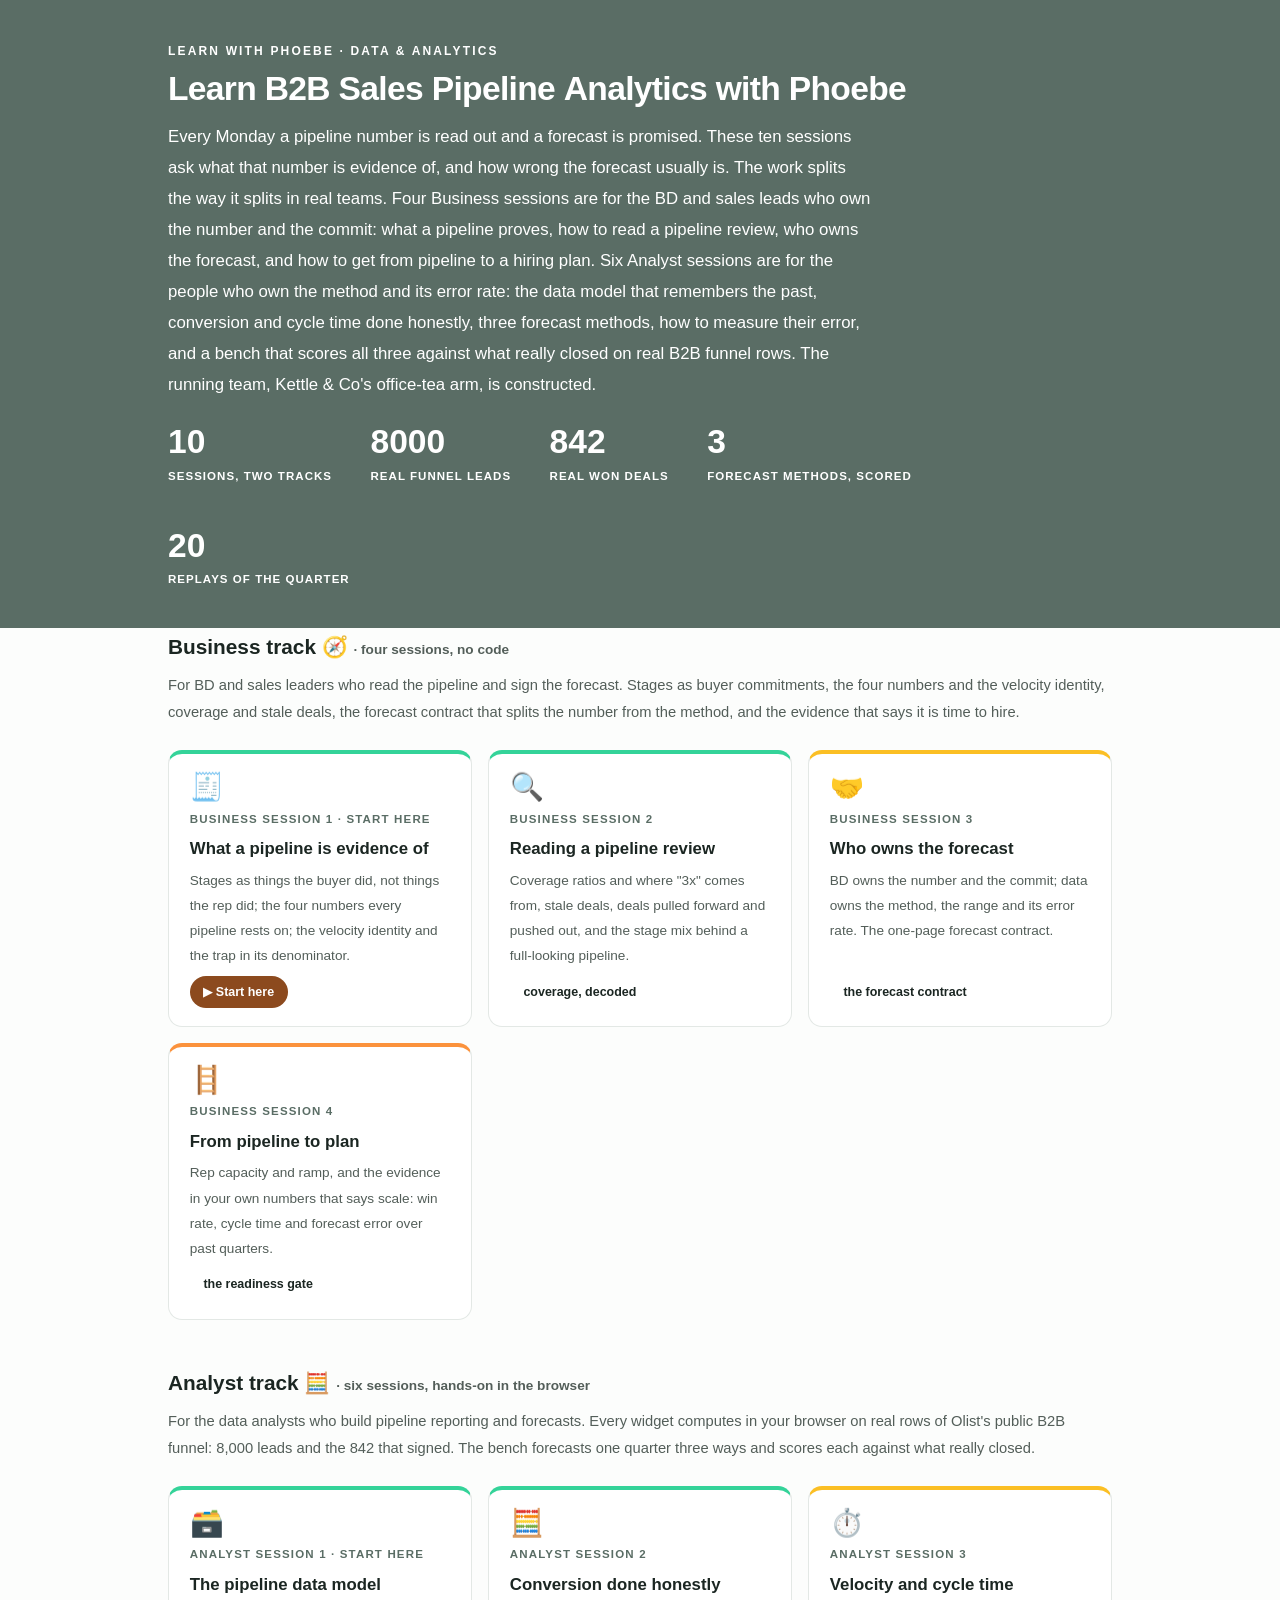
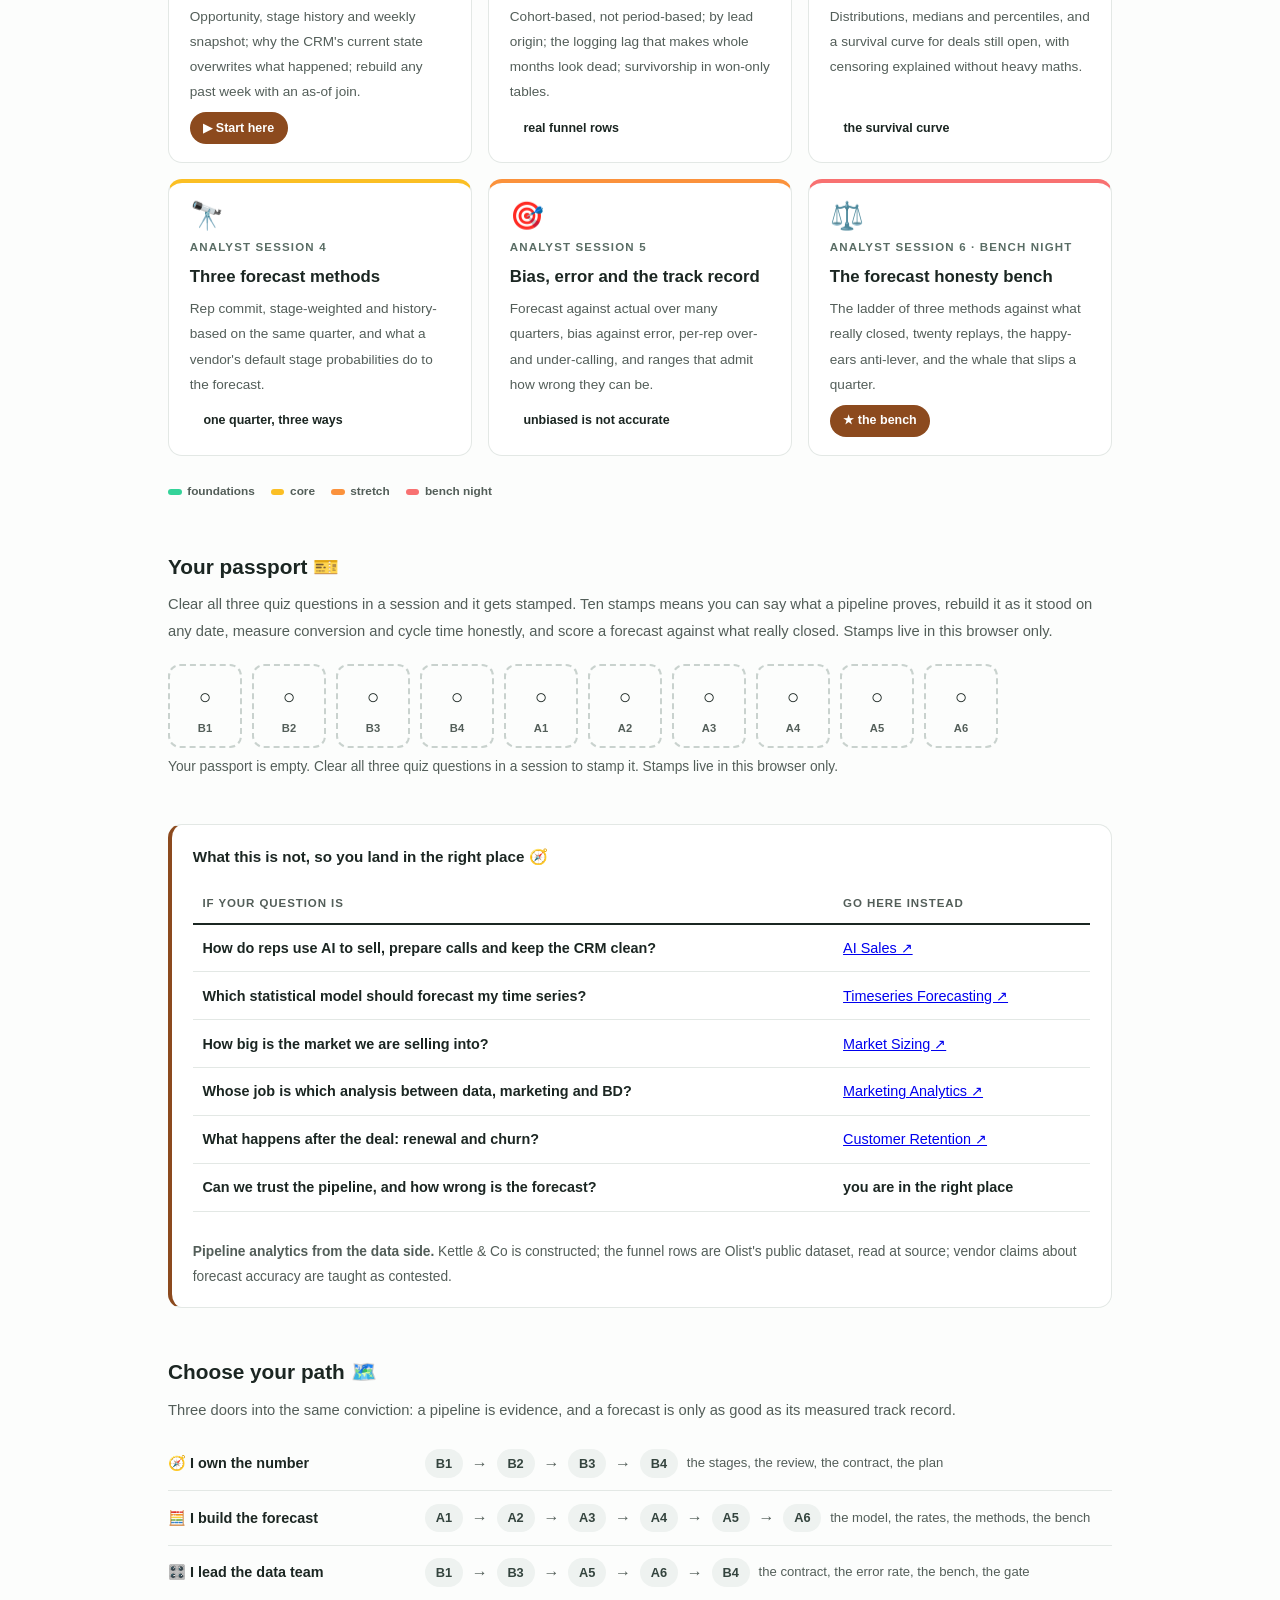
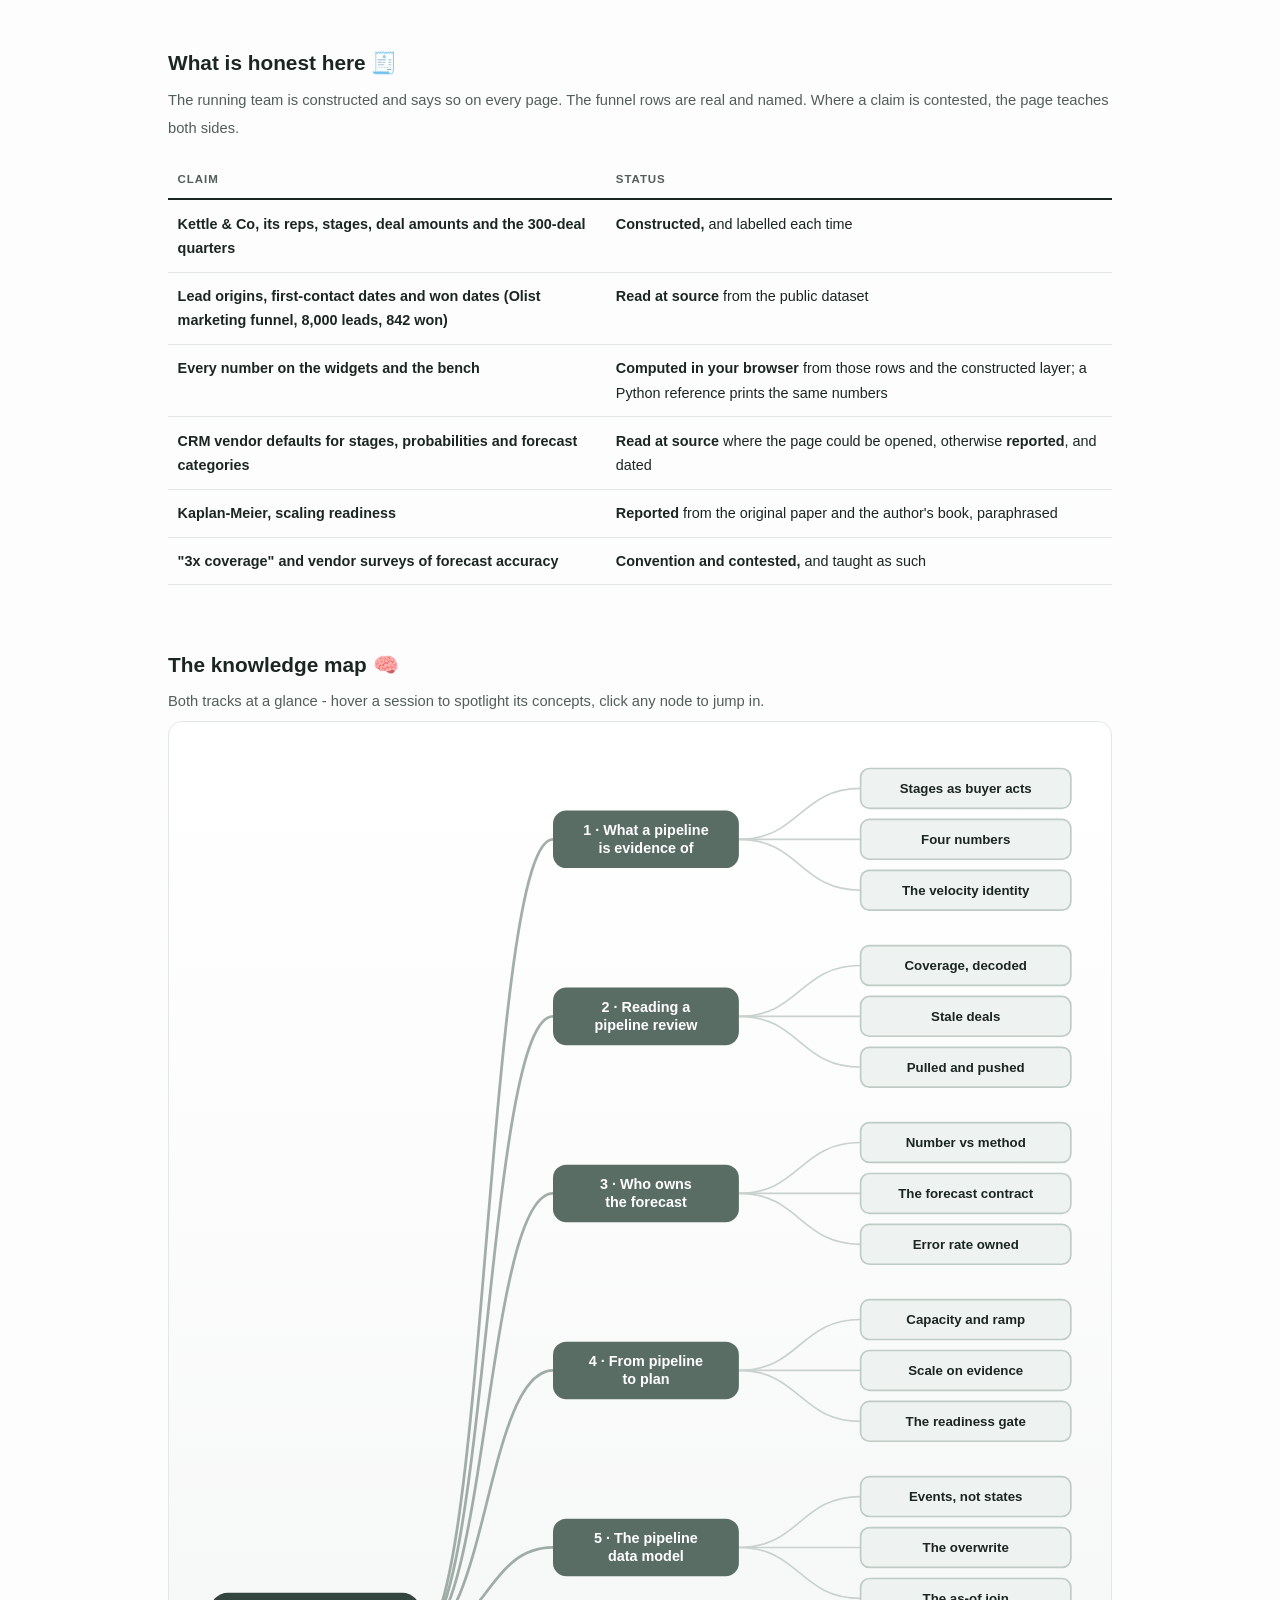
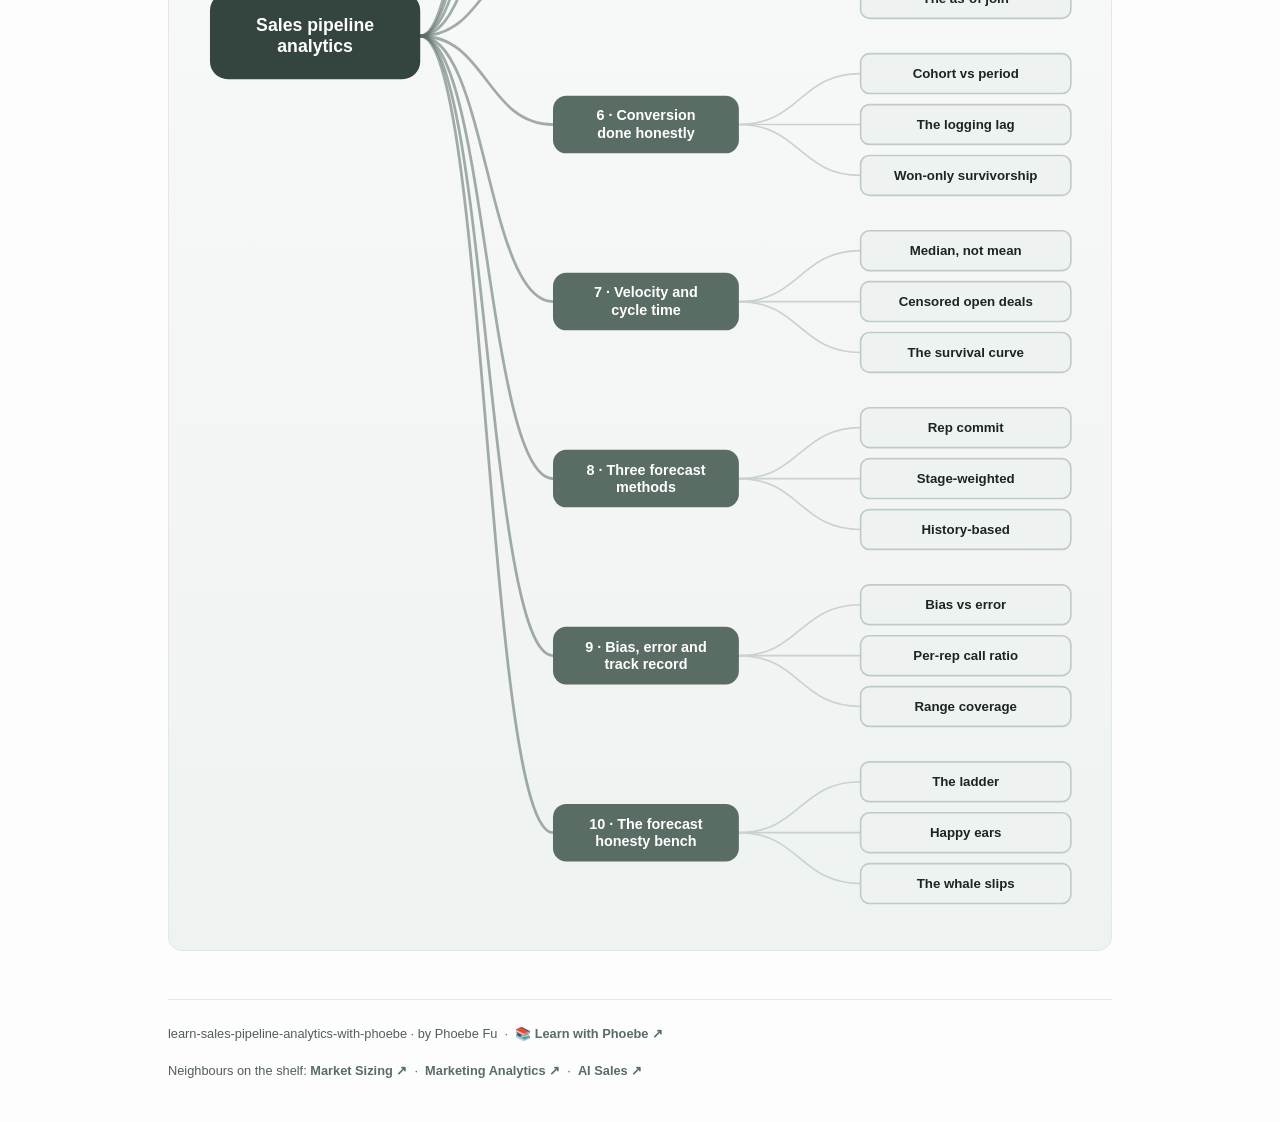
<file: index.html>
<!DOCTYPE html>
<html lang="en">
<head>
<meta charset="UTF-8">
<meta name="viewport" content="width=device-width, initial-scale=1.0">
<!-- social:start -->
<meta name="description" content="B2B sales pipeline analytics for BD leaders and the analysts who support them. Four Business sessions on what a pipeline is evidence of, reading a pipeline review, who owns the forecast and getting from pipeline to plan; six Analyst sessions on the pipeline data model, honest conversion, cycle time, forecast methods, forecast error and a forecast honesty bench on real B2B funnel rows. Free, by Phoebe Fu.">
<meta property="og:type" content="website">
<meta property="og:site_name" content="Learn with Phoebe">
<meta property="og:title" content="Learn B2B Sales Pipeline Analytics with Phoebe">
<meta property="og:description" content="What the CRM can and cannot prove, conversion and velocity done honestly, and three forecast methods scored against what really closed.">
<meta property="og:url" content="https://phoebefu6.github.io/learn-sales-pipeline-analytics-with-phoebe/">
<meta property="og:image" content="https://phoebefu6.github.io/learn-sales-pipeline-analytics-with-phoebe/assets/og-cover.png">
<meta property="og:image:width" content="1200">
<meta property="og:image:height" content="630">
<meta name="twitter:card" content="summary_large_image">
<meta name="twitter:title" content="Learn B2B Sales Pipeline Analytics with Phoebe">
<meta name="twitter:description" content="Two tracks: Business owns the number and the commit; Analyst owns the method and its error rate.">
<meta name="twitter:image" content="https://phoebefu6.github.io/learn-sales-pipeline-analytics-with-phoebe/assets/og-cover.png">
<!-- social:end -->
<title>Learn B2B Sales Pipeline Analytics with Phoebe</title>
<link rel="stylesheet" href="assets/style.css?v=6">
<style>

  .stats-row { display: flex; gap: 2.4rem; margin-top: 1.5rem; flex-wrap: wrap; }
  .stat b { display: block; font-size: 2.1rem; font-weight: 800; line-height: 1.05; font-variant-numeric: tabular-nums; }
  .stat span { font-size: .72rem; opacity: 1; text-transform: uppercase; letter-spacing: .09em; font-weight: 600; }

  .course-grid { display: grid; grid-template-columns: repeat(auto-fit, minmax(17rem, 1fr)); gap: 1rem; margin-top: 1.5rem; }
  .course-card {
    border: 1px solid var(--hairline);
    border-top: 4px solid var(--diff, var(--indigo));
    border-radius: var(--radius);
    padding: 1.2rem 1.3rem 1.1rem;
    display: flex;
    flex-direction: column;
    gap: .5rem;
    text-decoration: none;
    color: var(--ink);
    background: #fff;
    transition: box-shadow .15s ease, border-color .15s ease, transform .15s ease;
    position: relative;
  }
  .course-card:hover { border-color: var(--indigo-soft); border-top-color: var(--diff, var(--indigo)); box-shadow: 0 8px 28px rgba(var(--shadow-rgb),.16); transform: translateY(-3px); }
  .course-card .cicon { font-size: 1.7rem; line-height: 1; }
  .course-card .cnum { font-size: .72rem; font-weight: 700; color: var(--indigo); text-transform: uppercase; letter-spacing: .1em; }
  .course-card h3 { font-size: 1.05rem; font-weight: 800; line-height: 1.3; }
  .course-card p { font-size: .85rem; color: var(--muted); flex: 1; }
  .course-card .meta { display: flex; gap: .4rem; flex-wrap: wrap; }

  .diff-legend { display: flex; gap: 1rem; margin-top: 1.6rem; font-size: .74rem; color: var(--muted); font-weight: 600; flex-wrap: wrap; }
  .diff-legend i { display: inline-block; width: .85rem; height: .35rem; border-radius: 999px; margin-right: .35rem; vertical-align: middle; }

  .paths { margin-top: 2.6rem; }
  .paths h2 { font-size: 1.3rem; font-weight: 800; margin-bottom: .3rem; }
  .paths .plede { color: var(--muted); font-size: .92rem; margin-bottom: .8rem; }
  .path { display: flex; gap: .55rem; align-items: center; padding: .75rem 0; border-bottom: .5px solid var(--hairline); flex-wrap: wrap; }
  .path:last-child { border-bottom: none; }
  .path b { min-width: 15.5rem; font-size: .9rem; }
  .path .pstep { background: var(--indigo-50); color: var(--indigo-deep); border-radius: 999px; padding: .16rem .68rem; font-weight: 700; font-size: .8rem; text-decoration: none; transition: all .12s ease; }
  .path .pstep:hover { background: var(--indigo); color: #fff; }
  .path .parr { color: var(--muted); font-weight: 700; }

  .mm-section { margin-top: 1.6rem; }
  .mm-section h2 { font-size: 1.3rem; font-weight: 800; margin-bottom: .2rem; }
  .mm-section .mm-lede { color: var(--muted); font-size: .92rem; margin-bottom: .4rem; }
  .mm-wrap { border: 1px solid var(--hairline); border-radius: var(--radius); background: linear-gradient(180deg,#fff,var(--indigo-50)); padding: .6rem; overflow-x: auto; }
  .mm-svg { width: 100%; height: auto; display: block; max-width: 60rem; margin: 0 auto; min-width: 34rem; }
  .mm-link { cursor: pointer; text-decoration: none; }
  .mm-node rect { transition: opacity .15s ease, filter .15s ease; }
  .mm-node text { pointer-events: none; }
  .mm-link:hover .mm-node rect { filter: brightness(1.06); }
  .mm-edge { transition: opacity .15s ease; }

  .not-this { border: 1px solid var(--hairline); border-left: 4px solid var(--clay); border-radius: var(--radius); background: #fff; padding: 1.1rem 1.3rem; margin-top: 1.2rem; }
  .not-this h3 { font-size: .95rem; font-weight: 800; margin-bottom: .5rem; }
</style>
</head>
<body>
<header class="masthead">
  <div class="wrap">
    <div class="eyebrow">Learn with Phoebe · Data &amp; Analytics</div>
    <h1>Learn <span class="accent">B2B Sales Pipeline Analytics</span> with Phoebe</h1>
    <p class="sub">Every Monday a pipeline number is read out and a forecast is promised. These ten sessions ask what that number is evidence of, and how wrong the forecast usually is. The work splits the way it splits in real teams. Four Business sessions are for the BD and sales leads who own the number and the commit: what a pipeline proves, how to read a pipeline review, who owns the forecast, and how to get from pipeline to a hiring plan. Six Analyst sessions are for the people who own the method and its error rate: the data model that remembers the past, conversion and cycle time done honestly, three forecast methods, how to measure their error, and a bench that scores all three against what really closed on real B2B funnel rows. The running team, Kettle &amp; Co's office-tea arm, is constructed.</p>
    <div class="stats-row">
      <div class="stat"><b data-count="10">10</b><span>sessions, two tracks</span></div>
      <div class="stat"><b data-count="8000">8000</b><span>real funnel leads</span></div>
      <div class="stat"><b data-count="842">842</b><span>real won deals</span></div>
      <div class="stat"><b data-count="3">3</b><span>forecast methods, scored</span></div>
      <div class="stat"><b data-count="20">20</b><span>replays of the quarter</span></div>
    </div>
  </div>
</header>

<main class="wrap">

  <section class="section">
    <div class="paths" style="margin-top:0">
      <h2>Business track 🧭 <span style="font-size:.85rem;font-weight:600;color:var(--muted)">· four sessions, no code</span></h2>
      <p class="plede">For BD and sales leaders who read the pipeline and sign the forecast. Stages as buyer commitments, the four numbers and the velocity identity, coverage and stale deals, the forecast contract that splits the number from the method, and the evidence that says it is time to hire.</p>
    </div>
    <div class="course-grid">
      <a class="course-card" href="courses/b1-what-a-pipeline-proves.html" style="--diff:#34D399"><span class="cicon">🧾</span><span class="cnum">Business session 1 · start here</span><h3>What a pipeline is evidence of</h3><p>Stages as things the buyer did, not things the rep did; the four numbers every pipeline rests on; the velocity identity and the trap in its denominator.</p><span class="meta"><span class="pill amber">▶ Start here</span></span></a>
      <a class="course-card" href="courses/b2-reading-a-pipeline-review.html" style="--diff:#34D399"><span class="cicon">🔍</span><span class="cnum">Business session 2</span><h3>Reading a pipeline review</h3><p>Coverage ratios and where "3x" comes from, stale deals, deals pulled forward and pushed out, and the stage mix behind a full-looking pipeline.</p><span class="meta"><span class="pill">coverage, decoded</span></span></a>
      <a class="course-card" href="courses/b3-who-owns-the-forecast.html" style="--diff:#FBBF24"><span class="cicon">🤝</span><span class="cnum">Business session 3</span><h3>Who owns the forecast</h3><p>BD owns the number and the commit; data owns the method, the range and its error rate. The one-page forecast contract.</p><span class="meta"><span class="pill">the forecast contract</span></span></a>
      <a class="course-card" href="courses/b4-from-pipeline-to-plan.html" style="--diff:#FB923C"><span class="cicon">🪜</span><span class="cnum">Business session 4</span><h3>From pipeline to plan</h3><p>Rep capacity and ramp, and the evidence in your own numbers that says scale: win rate, cycle time and forecast error over past quarters.</p><span class="meta"><span class="pill">the readiness gate</span></span></a>
    </div>
  </section>

  <section class="section">
    <div class="paths" style="margin-top:0">
      <h2>Analyst track 🧮 <span style="font-size:.85rem;font-weight:600;color:var(--muted)">· six sessions, hands-on in the browser</span></h2>
      <p class="plede">For the data analysts who build pipeline reporting and forecasts. Every widget computes in your browser on real rows of Olist's public B2B funnel: 8,000 leads and the 842 that signed. The bench forecasts one quarter three ways and scores each against what really closed.</p>
    </div>
    <div class="course-grid">
      <a class="course-card" href="courses/a1-the-pipeline-data-model.html" style="--diff:#34D399"><span class="cicon">🗃️</span><span class="cnum">Analyst session 1 · start here</span><h3>The pipeline data model</h3><p>Opportunity, stage history and weekly snapshot; why the CRM's current state overwrites what happened; rebuild any past week with an as-of join.</p><span class="meta"><span class="pill amber">▶ Start here</span></span></a>
      <a class="course-card" href="courses/a2-conversion-done-honestly.html" style="--diff:#34D399"><span class="cicon">🧮</span><span class="cnum">Analyst session 2</span><h3>Conversion done honestly</h3><p>Cohort-based, not period-based; by lead origin; the logging lag that makes whole months look dead; survivorship in won-only tables.</p><span class="meta"><span class="pill">real funnel rows</span></span></a>
      <a class="course-card" href="courses/a3-velocity-and-cycle-time.html" style="--diff:#FBBF24"><span class="cicon">⏱️</span><span class="cnum">Analyst session 3</span><h3>Velocity and cycle time</h3><p>Distributions, medians and percentiles, and a survival curve for deals still open, with censoring explained without heavy maths.</p><span class="meta"><span class="pill">the survival curve</span></span></a>
      <a class="course-card" href="courses/a4-three-forecast-methods.html" style="--diff:#FBBF24"><span class="cicon">🔭</span><span class="cnum">Analyst session 4</span><h3>Three forecast methods</h3><p>Rep commit, stage-weighted and history-based on the same quarter, and what a vendor's default stage probabilities do to the forecast.</p><span class="meta"><span class="pill">one quarter, three ways</span></span></a>
      <a class="course-card" href="courses/a5-measuring-forecast-error.html" style="--diff:#FB923C"><span class="cicon">🎯</span><span class="cnum">Analyst session 5</span><h3>Bias, error and the track record</h3><p>Forecast against actual over many quarters, bias against error, per-rep over- and under-calling, and ranges that admit how wrong they can be.</p><span class="meta"><span class="pill">unbiased is not accurate</span></span></a>
      <a class="course-card" href="courses/a6-the-forecast-honesty-bench.html" style="--diff:#F87171"><span class="cicon">⚖️</span><span class="cnum">Analyst session 6 · bench night</span><h3>The forecast honesty bench</h3><p>The ladder of three methods against what really closed, twenty replays, the happy-ears anti-lever, and the whale that slips a quarter.</p><span class="meta"><span class="pill amber">★ the bench</span></span></a>
    </div>
    <div class="diff-legend">
      <span><i style="background:#34D399"></i>foundations</span>
      <span><i style="background:#FBBF24"></i>core</span>
      <span><i style="background:#FB923C"></i>stretch</span>
      <span><i style="background:#F87171"></i>bench night</span>
    </div>
  </section>

  <section class="section">
    <div class="paths" style="margin-top:0">
      <h2>Your passport 🎫</h2>
      <p class="plede">Clear all three quiz questions in a session and it gets stamped. Ten stamps means you can say what a pipeline proves, rebuild it as it stood on any date, measure conversion and cycle time honestly, and score a forecast against what really closed. Stamps live in this browser only.</p>
    </div>
    <div class="pp-strip"></div>
  </section>

  <section class="section">
    <div class="not-this">
      <h3>What this is not, so you land in the right place 🧭</h3>
      <table class="clean">
        <tr><th>If your question is</th><th>Go here instead</th></tr>
        <tr><td>How do reps use AI to sell, prepare calls and keep the CRM clean?</td><td><a href="https://phoebefu6.github.io/learn-ai-sales-with-phoebe/">AI Sales ↗</a></td></tr>
        <tr><td>Which statistical model should forecast my time series?</td><td><a href="https://phoebefu6.github.io/learn-timeseries-forecasting-with-phoebe/">Timeseries Forecasting ↗</a></td></tr>
        <tr><td>How big is the market we are selling into?</td><td><a href="https://phoebefu6.github.io/learn-market-sizing-with-phoebe/">Market Sizing ↗</a></td></tr>
        <tr><td>Whose job is which analysis between data, marketing and BD?</td><td><a href="https://phoebefu6.github.io/learn-marketing-analytics-with-phoebe/">Marketing Analytics ↗</a></td></tr>
        <tr><td>What happens after the deal: renewal and churn?</td><td><a href="https://phoebefu6.github.io/learn-customer-retention-with-phoebe/">Customer Retention ↗</a></td></tr>
        <tr><td><strong>Can we trust the pipeline, and how wrong is the forecast?</strong></td><td><strong>you are in the right place</strong></td></tr>
      </table>
      <p style="margin-top:.7rem;font-size:.86rem;color:var(--muted)"><strong>Pipeline analytics from the data side.</strong> Kettle &amp; Co is constructed; the funnel rows are Olist's public dataset, read at source; vendor claims about forecast accuracy are taught as contested.</p>
    </div>
  </section>

  <section class="section">
    <div class="paths">
      <h2>Choose your path 🗺️</h2>
      <p class="plede">Three doors into the same conviction: a pipeline is evidence, and a forecast is only as good as its measured track record.</p>
      <div class="path"><b>🧭 I own the number</b>
        <a class="pstep" href="courses/b1-what-a-pipeline-proves.html">B1</a><span class="parr">→</span><a class="pstep" href="courses/b2-reading-a-pipeline-review.html">B2</a><span class="parr">→</span><a class="pstep" href="courses/b3-who-owns-the-forecast.html">B3</a><span class="parr">→</span><a class="pstep" href="courses/b4-from-pipeline-to-plan.html">B4</a>
        <span style="font-size:.82rem;color:var(--muted)">the stages, the review, the contract, the plan</span>
      </div>
      <div class="path"><b>🧮 I build the forecast</b>
        <a class="pstep" href="courses/a1-the-pipeline-data-model.html">A1</a><span class="parr">→</span><a class="pstep" href="courses/a2-conversion-done-honestly.html">A2</a><span class="parr">→</span><a class="pstep" href="courses/a3-velocity-and-cycle-time.html">A3</a><span class="parr">→</span><a class="pstep" href="courses/a4-three-forecast-methods.html">A4</a><span class="parr">→</span><a class="pstep" href="courses/a5-measuring-forecast-error.html">A5</a><span class="parr">→</span><a class="pstep" href="courses/a6-the-forecast-honesty-bench.html">A6</a>
        <span style="font-size:.82rem;color:var(--muted)">the model, the rates, the methods, the bench</span>
      </div>
      <div class="path"><b>🎛️ I lead the data team</b>
        <a class="pstep" href="courses/b1-what-a-pipeline-proves.html">B1</a><span class="parr">→</span><a class="pstep" href="courses/b3-who-owns-the-forecast.html">B3</a><span class="parr">→</span><a class="pstep" href="courses/a5-measuring-forecast-error.html">A5</a><span class="parr">→</span><a class="pstep" href="courses/a6-the-forecast-honesty-bench.html">A6</a><span class="parr">→</span><a class="pstep" href="courses/b4-from-pipeline-to-plan.html">B4</a>
        <span style="font-size:.82rem;color:var(--muted)">the contract, the error rate, the bench, the gate</span>
      </div>
    </div>
  </section>

  <section class="section">
    <div class="paths" style="margin-top:0">
      <h2>What is honest here 🧾</h2>
      <p class="plede">The running team is constructed and says so on every page. The funnel rows are real and named. Where a claim is contested, the page teaches both sides.</p>
    </div>
    <table class="clean">
      <tr><th>Claim</th><th>Status</th></tr>
      <tr><td>Kettle &amp; Co, its reps, stages, deal amounts and the 300-deal quarters</td><td><strong>Constructed,</strong> and labelled each time</td></tr>
      <tr><td>Lead origins, first-contact dates and won dates (Olist marketing funnel, 8,000 leads, 842 won)</td><td><strong>Read at source</strong> from the public dataset</td></tr>
      <tr><td>Every number on the widgets and the bench</td><td><strong>Computed in your browser</strong> from those rows and the constructed layer; a Python reference prints the same numbers</td></tr>
      <tr><td>CRM vendor defaults for stages, probabilities and forecast categories</td><td><strong>Read at source</strong> where the page could be opened, otherwise <strong>reported</strong>, and dated</td></tr>
      <tr><td>Kaplan-Meier, scaling readiness</td><td><strong>Reported</strong> from the original paper and the author's book, paraphrased</td></tr>
      <tr><td>"3x coverage" and vendor surveys of forecast accuracy</td><td><strong>Convention and contested,</strong> and taught as such</td></tr>
    </table>
  </section>

  <section class="section mm-section">
    <h2>The knowledge map 🧠</h2>
    <p class="mm-lede">Both tracks at a glance - hover a session to spotlight its concepts, click any node to jump in.</p>
    <div class="mm-wrap"><div id="mindmap"></div></div>
  </section>

  <footer class="pagefoot">
    <span>learn-sales-pipeline-analytics-with-phoebe · by Phoebe Fu &nbsp;·&nbsp; 📚 <a href="https://phoebefu6.github.io/learn-with-phoebe/">Learn with Phoebe ↗</a></span>
    <span>Neighbours on the shelf: <a href="https://phoebefu6.github.io/learn-market-sizing-with-phoebe/">Market Sizing ↗</a> &nbsp;·&nbsp; <a href="https://phoebefu6.github.io/learn-marketing-analytics-with-phoebe/">Marketing Analytics ↗</a> &nbsp;·&nbsp; <a href="https://phoebefu6.github.io/learn-ai-sales-with-phoebe/">AI Sales ↗</a></span>
  </footer>

</main>

<script>
window.MINDMAP_DATA = {
  "title": "Sales pipeline\nanalytics",
  "centerColor": "#34443E",
  "sessions": [
    {
      "label": "What a pipeline\nis evidence of",
      "href": "courses/b1-what-a-pipeline-proves.html",
      "color": "#34D399",
      "concepts": [
        {
          "label": "Stages as buyer acts",
          "href": "courses/b1-what-a-pipeline-proves.html"
        },
        {
          "label": "Four numbers",
          "href": "courses/b1-what-a-pipeline-proves.html"
        },
        {
          "label": "The velocity identity",
          "href": "courses/b1-what-a-pipeline-proves.html"
        }
      ]
    },
    {
      "label": "Reading a\npipeline review",
      "href": "courses/b2-reading-a-pipeline-review.html",
      "color": "#34D399",
      "concepts": [
        {
          "label": "Coverage, decoded",
          "href": "courses/b2-reading-a-pipeline-review.html"
        },
        {
          "label": "Stale deals",
          "href": "courses/b2-reading-a-pipeline-review.html"
        },
        {
          "label": "Pulled and pushed",
          "href": "courses/b2-reading-a-pipeline-review.html"
        }
      ]
    },
    {
      "label": "Who owns\nthe forecast",
      "href": "courses/b3-who-owns-the-forecast.html",
      "color": "#FBBF24",
      "concepts": [
        {
          "label": "Number vs method",
          "href": "courses/b3-who-owns-the-forecast.html"
        },
        {
          "label": "The forecast contract",
          "href": "courses/b3-who-owns-the-forecast.html"
        },
        {
          "label": "Error rate owned",
          "href": "courses/b3-who-owns-the-forecast.html"
        }
      ]
    },
    {
      "label": "From pipeline\nto plan",
      "href": "courses/b4-from-pipeline-to-plan.html",
      "color": "#FB923C",
      "concepts": [
        {
          "label": "Capacity and ramp",
          "href": "courses/b4-from-pipeline-to-plan.html"
        },
        {
          "label": "Scale on evidence",
          "href": "courses/b4-from-pipeline-to-plan.html"
        },
        {
          "label": "The readiness gate",
          "href": "courses/b4-from-pipeline-to-plan.html"
        }
      ]
    },
    {
      "label": "The pipeline\ndata model",
      "href": "courses/a1-the-pipeline-data-model.html",
      "color": "#34D399",
      "concepts": [
        {
          "label": "Events, not states",
          "href": "courses/a1-the-pipeline-data-model.html"
        },
        {
          "label": "The overwrite",
          "href": "courses/a1-the-pipeline-data-model.html"
        },
        {
          "label": "The as-of join",
          "href": "courses/a1-the-pipeline-data-model.html"
        }
      ]
    },
    {
      "label": "Conversion\ndone honestly",
      "href": "courses/a2-conversion-done-honestly.html",
      "color": "#34D399",
      "concepts": [
        {
          "label": "Cohort vs period",
          "href": "courses/a2-conversion-done-honestly.html"
        },
        {
          "label": "The logging lag",
          "href": "courses/a2-conversion-done-honestly.html"
        },
        {
          "label": "Won-only survivorship",
          "href": "courses/a2-conversion-done-honestly.html"
        }
      ]
    },
    {
      "label": "Velocity and\ncycle time",
      "href": "courses/a3-velocity-and-cycle-time.html",
      "color": "#FBBF24",
      "concepts": [
        {
          "label": "Median, not mean",
          "href": "courses/a3-velocity-and-cycle-time.html"
        },
        {
          "label": "Censored open deals",
          "href": "courses/a3-velocity-and-cycle-time.html"
        },
        {
          "label": "The survival curve",
          "href": "courses/a3-velocity-and-cycle-time.html"
        }
      ]
    },
    {
      "label": "Three forecast\nmethods",
      "href": "courses/a4-three-forecast-methods.html",
      "color": "#FBBF24",
      "concepts": [
        {
          "label": "Rep commit",
          "href": "courses/a4-three-forecast-methods.html"
        },
        {
          "label": "Stage-weighted",
          "href": "courses/a4-three-forecast-methods.html"
        },
        {
          "label": "History-based",
          "href": "courses/a4-three-forecast-methods.html"
        }
      ]
    },
    {
      "label": "Bias, error and\ntrack record",
      "href": "courses/a5-measuring-forecast-error.html",
      "color": "#FB923C",
      "concepts": [
        {
          "label": "Bias vs error",
          "href": "courses/a5-measuring-forecast-error.html"
        },
        {
          "label": "Per-rep call ratio",
          "href": "courses/a5-measuring-forecast-error.html"
        },
        {
          "label": "Range coverage",
          "href": "courses/a5-measuring-forecast-error.html"
        }
      ]
    },
    {
      "label": "The forecast\nhonesty bench",
      "href": "courses/a6-the-forecast-honesty-bench.html",
      "color": "#F87171",
      "concepts": [
        {
          "label": "The ladder",
          "href": "courses/a6-the-forecast-honesty-bench.html"
        },
        {
          "label": "Happy ears",
          "href": "courses/a6-the-forecast-honesty-bench.html"
        },
        {
          "label": "The whale slips",
          "href": "courses/a6-the-forecast-honesty-bench.html"
        }
      ]
    }
  ]
};
</script>
<script src="assets/mindmap.js?v=1"></script>
<script src="assets/app.js?v=2"></script>
</body>
</html>
</file>
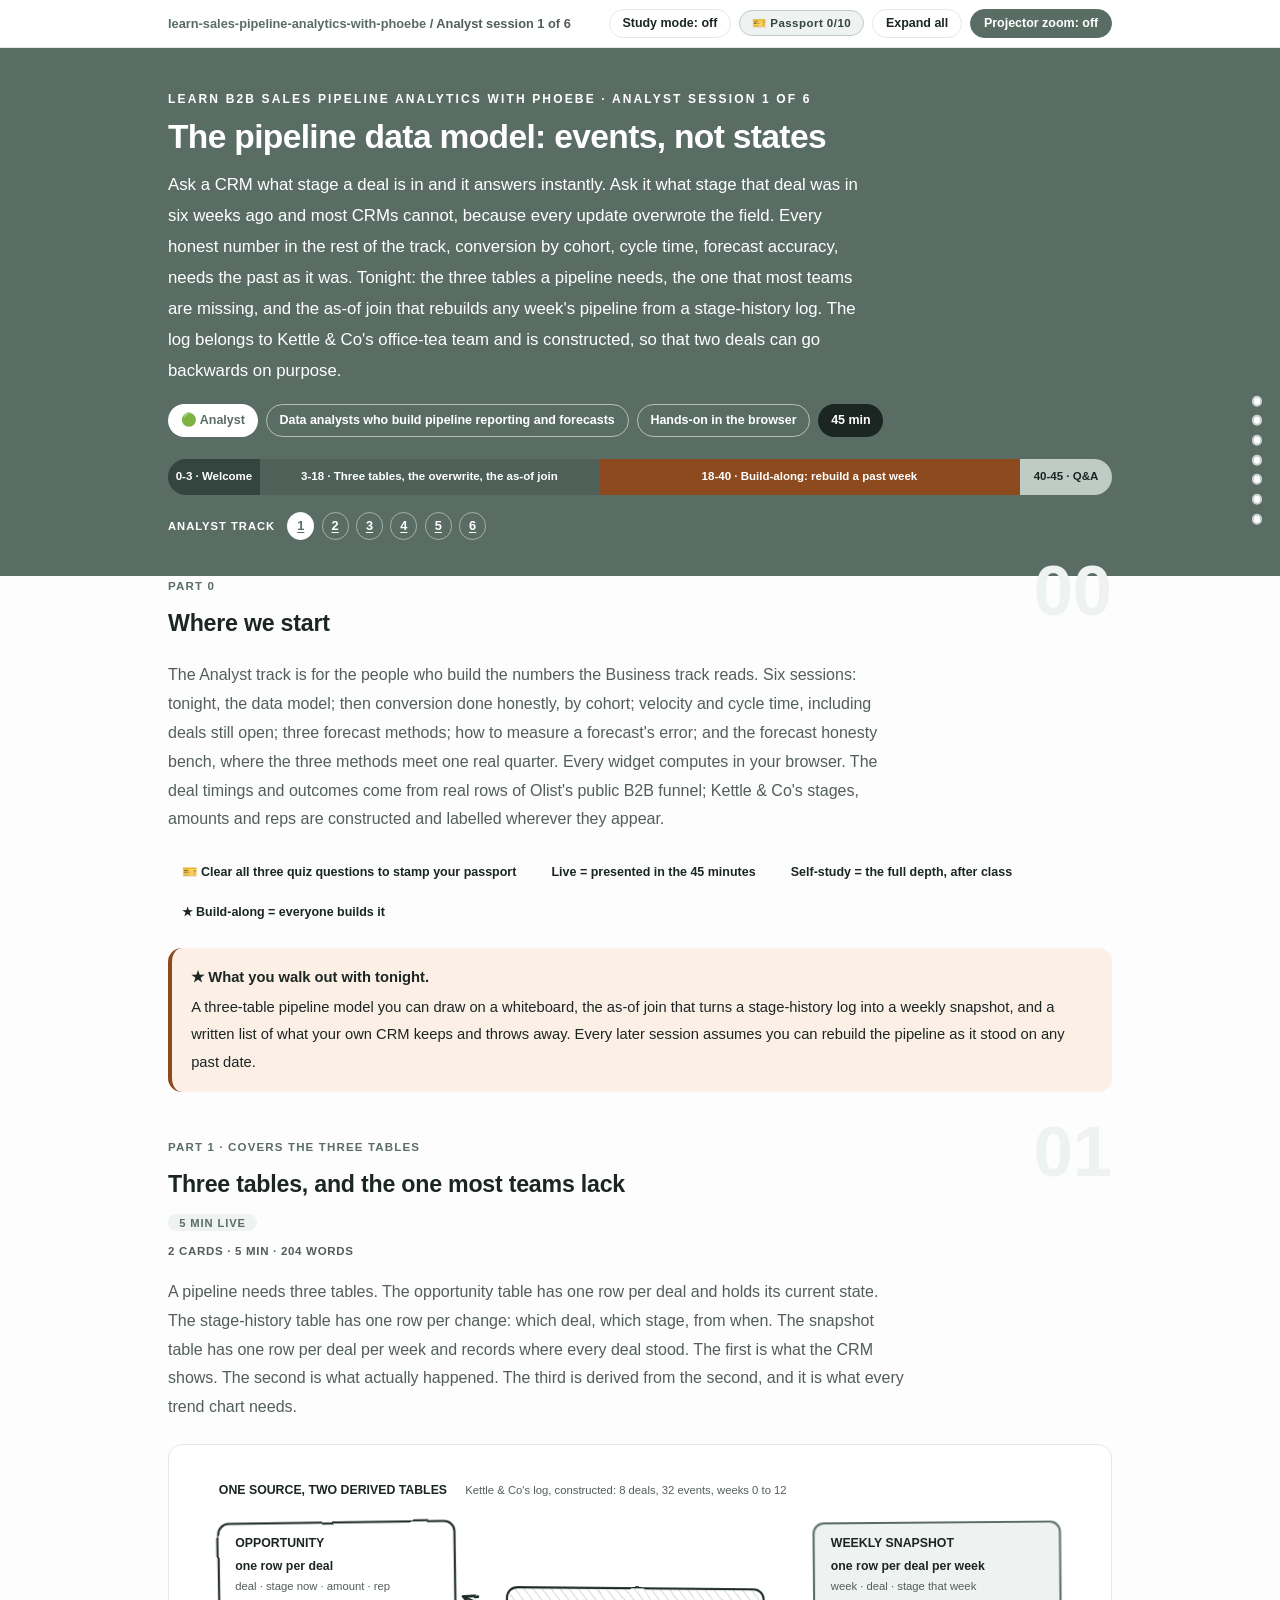
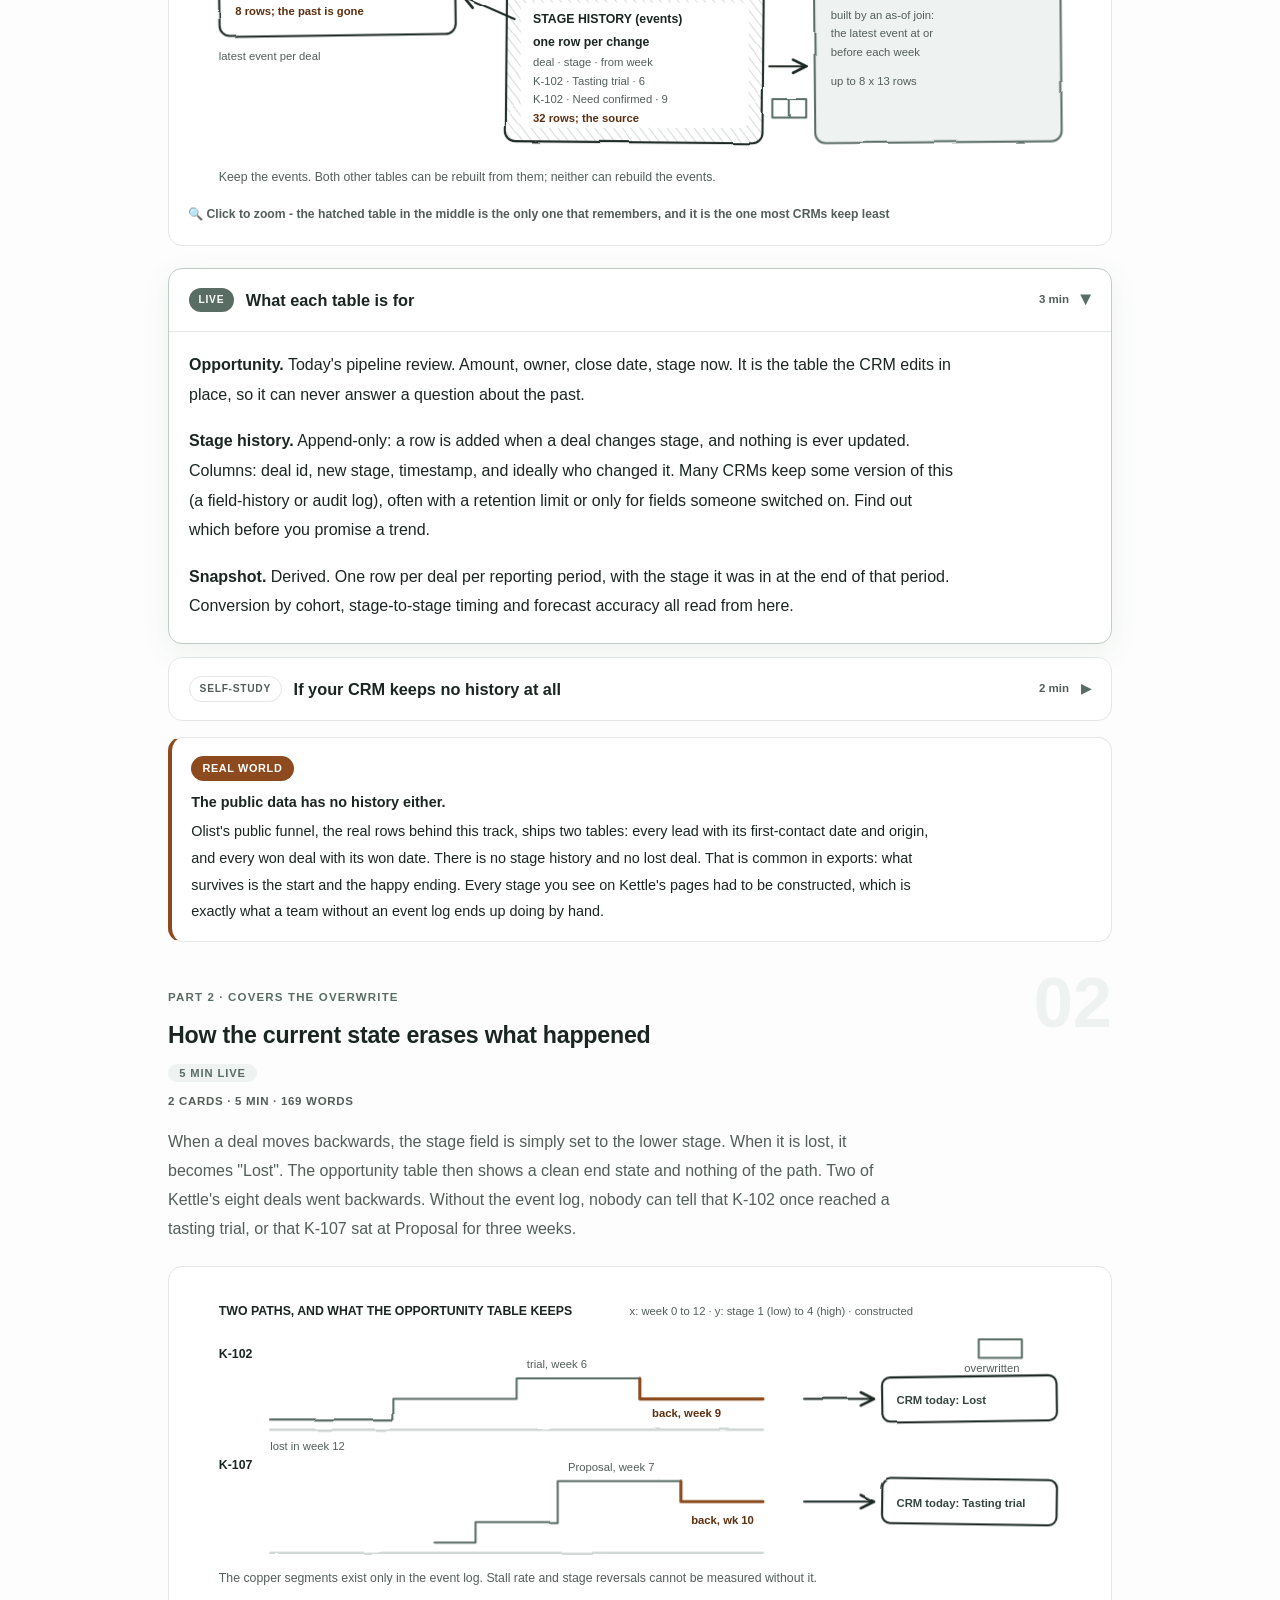
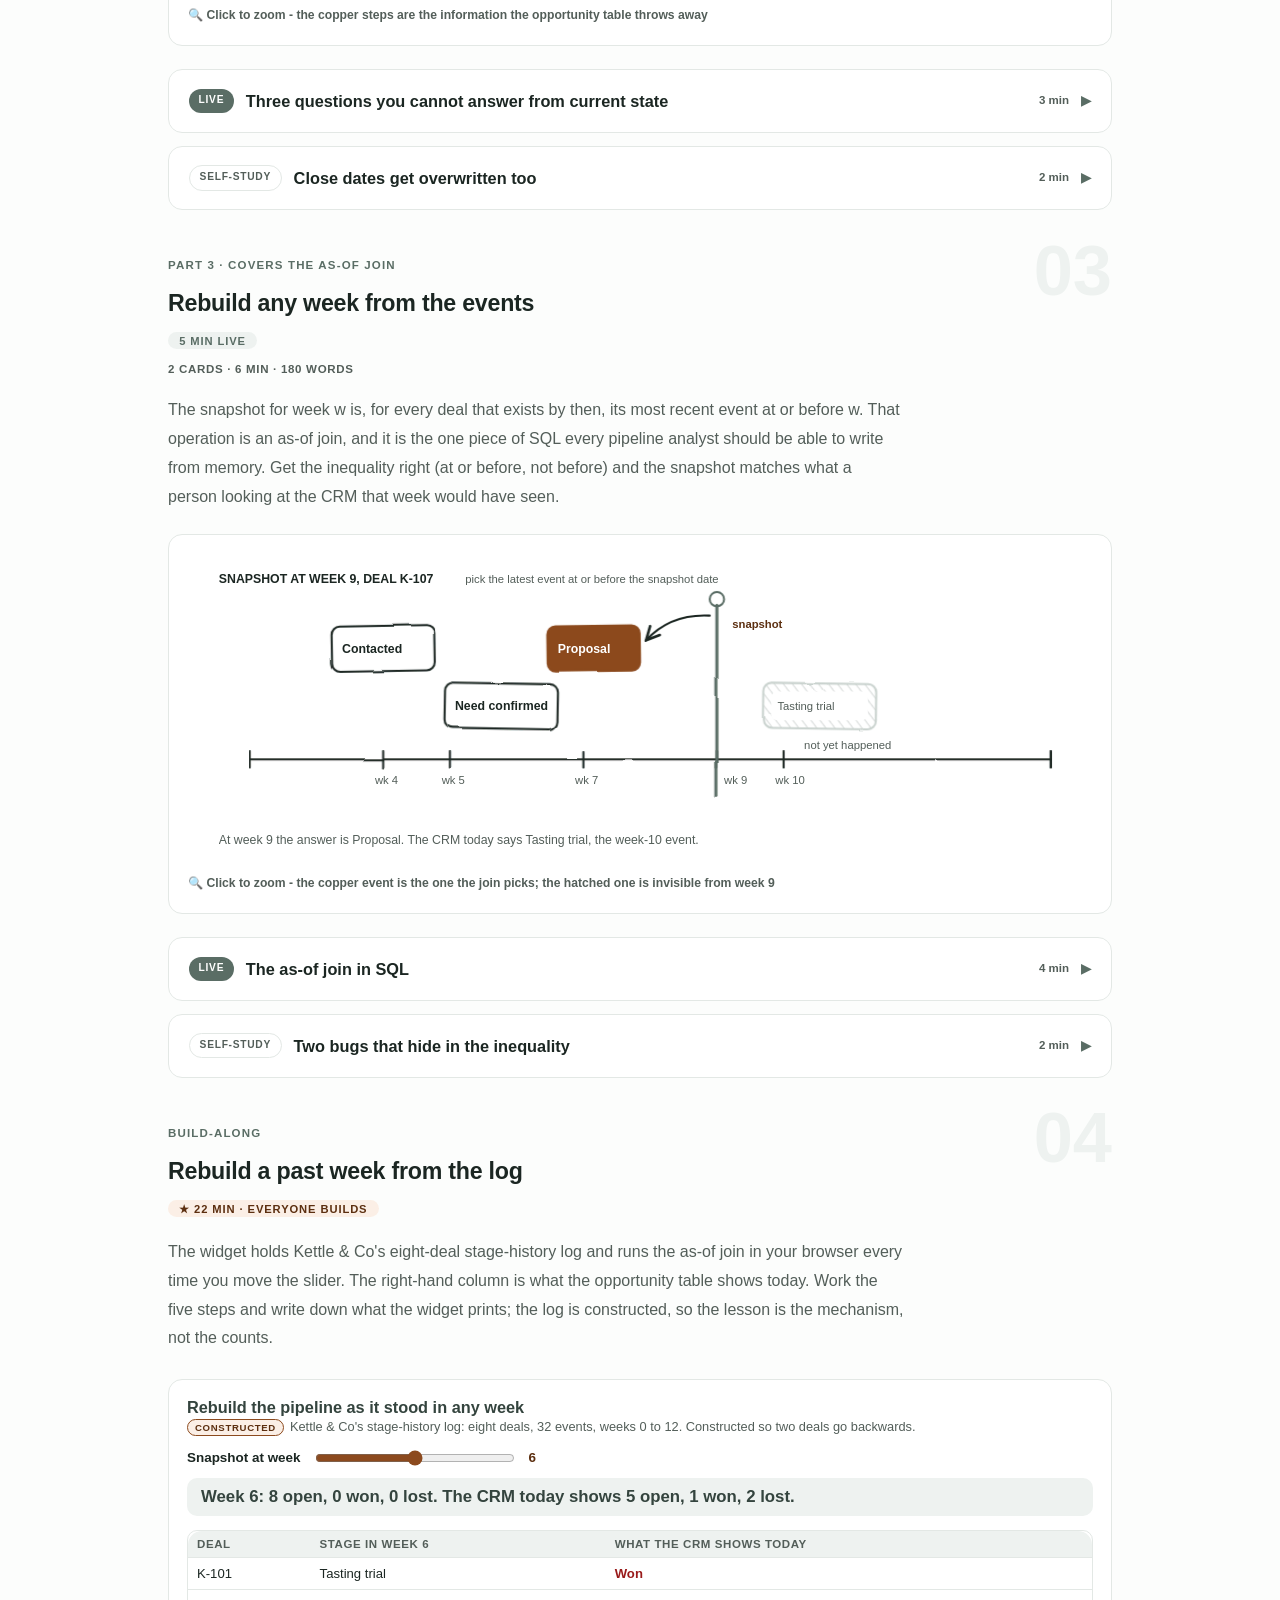
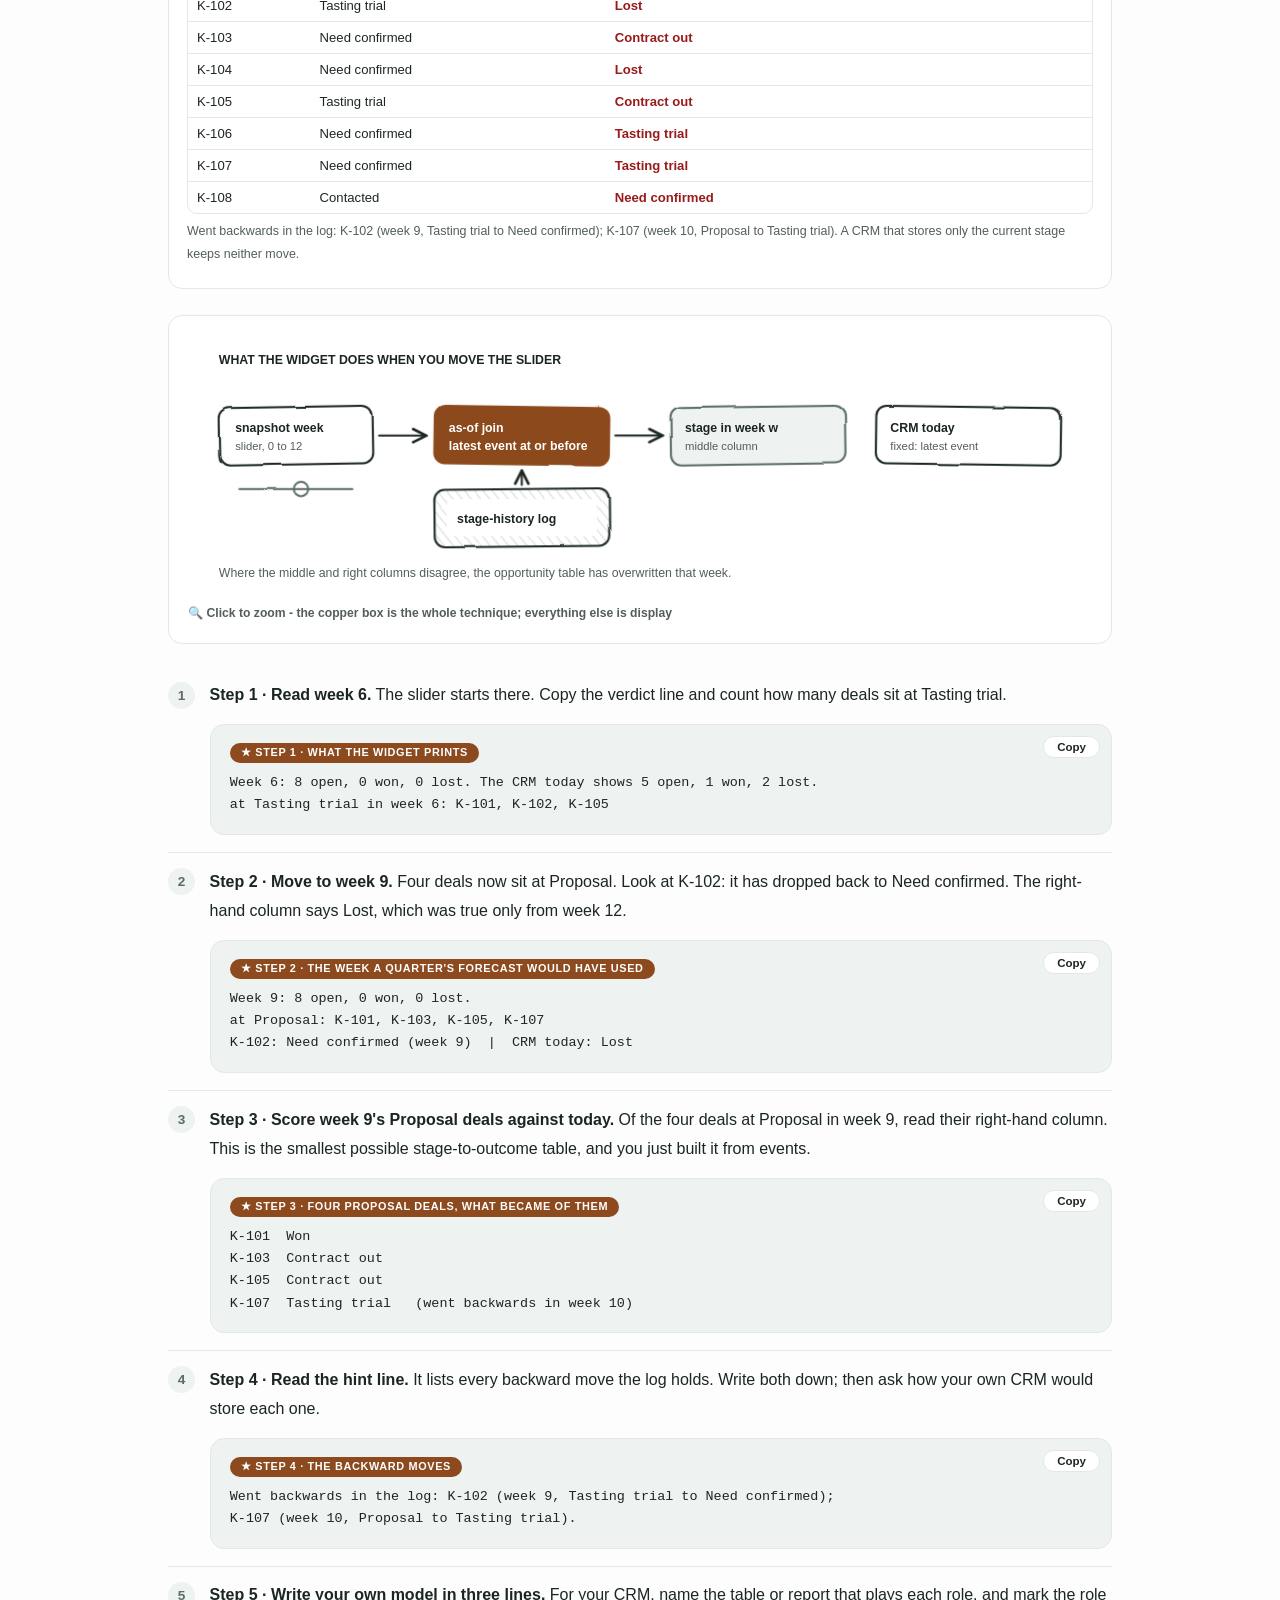
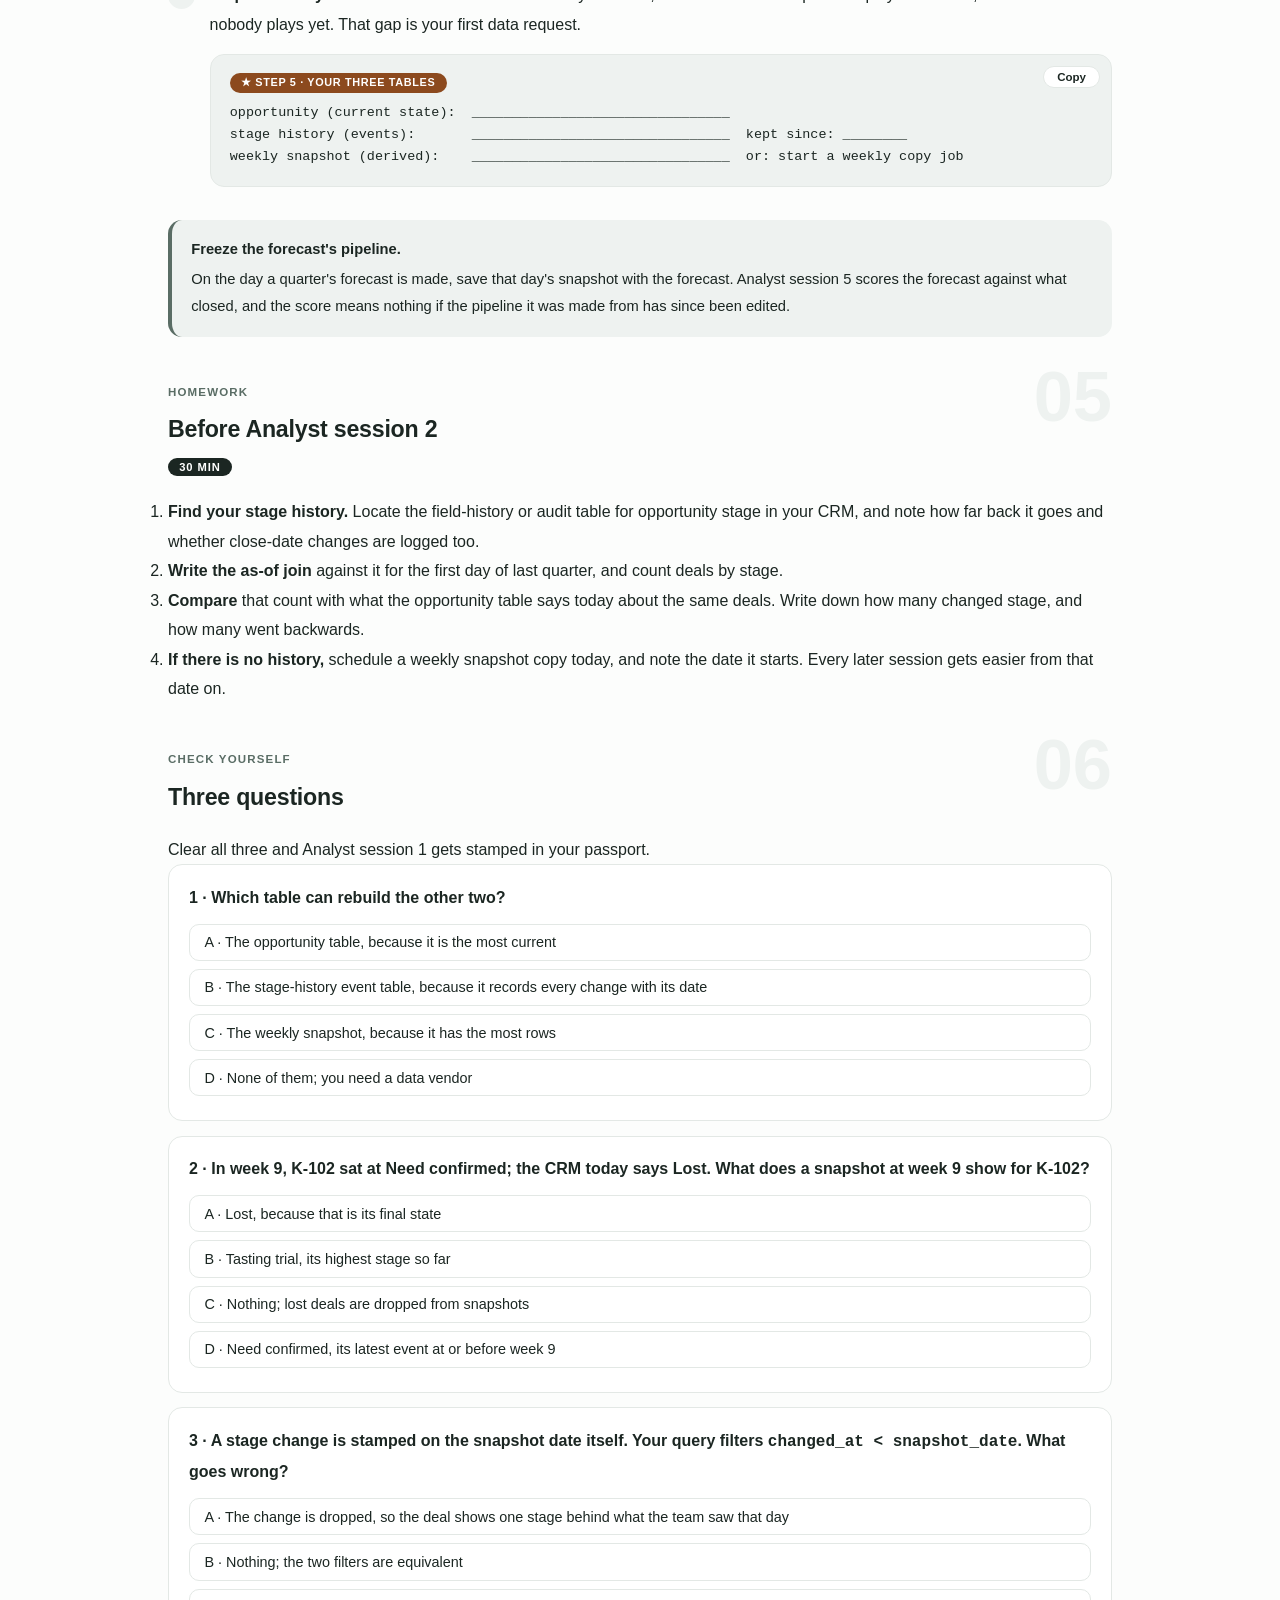
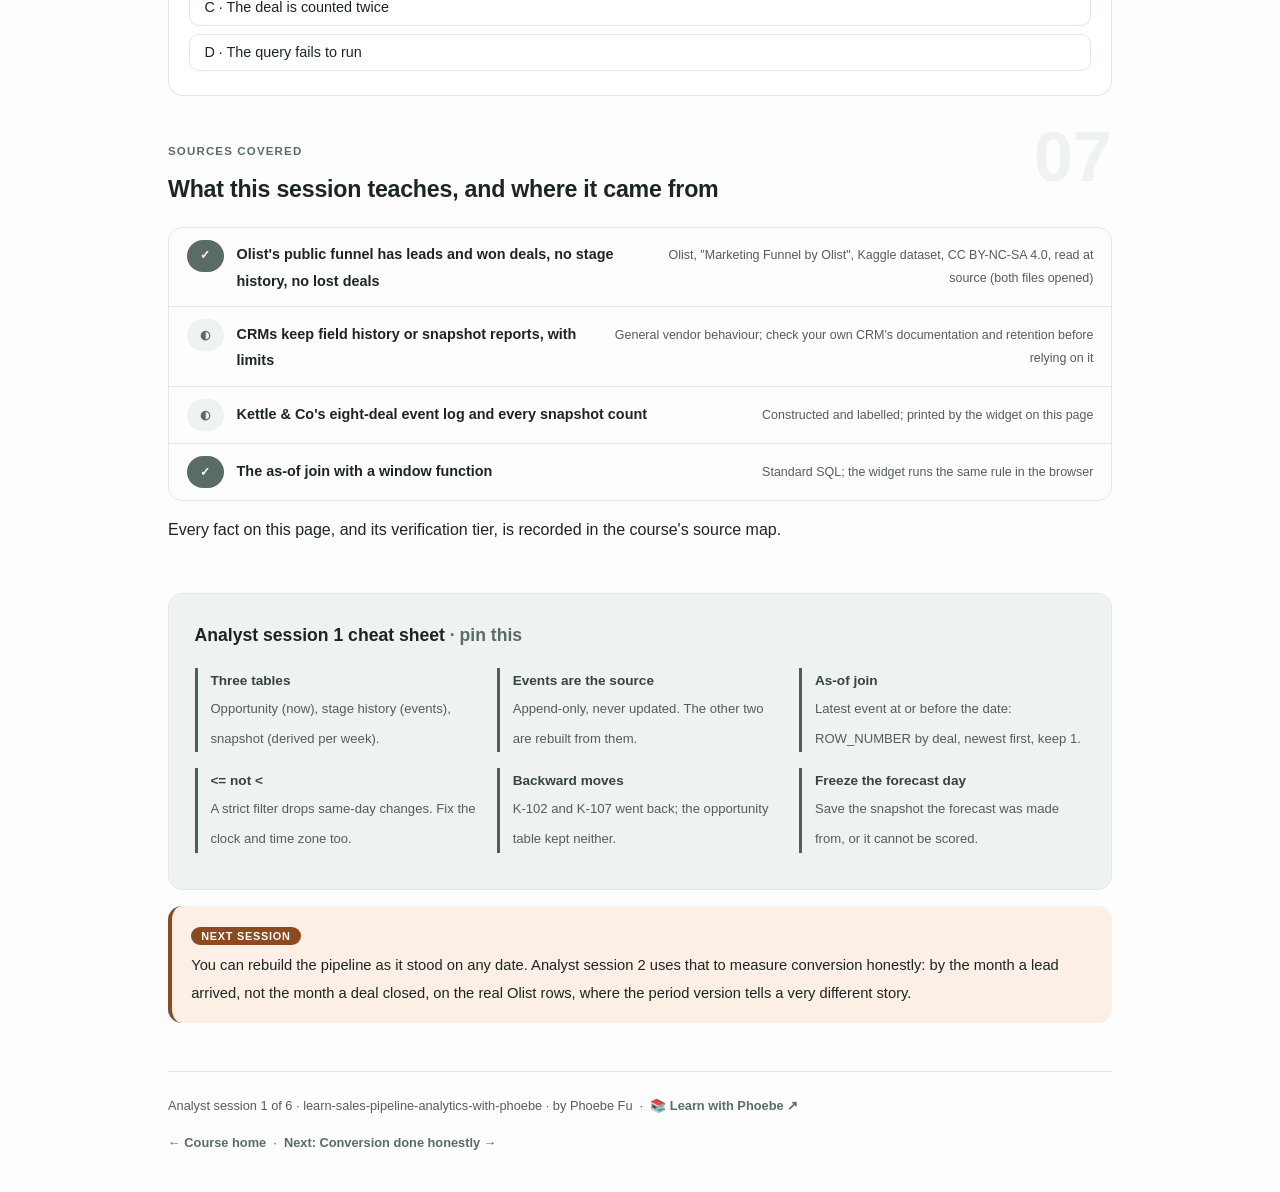
<file: courses/a1-the-pipeline-data-model.html>
<!DOCTYPE html>
<html lang="en">
<head>
<meta charset="UTF-8">
<meta name="viewport" content="width=device-width, initial-scale=1.0">
<!-- social:start -->
<meta name="description" content="Analyst session 1 of 6. The pipeline data model: the opportunity table, the stage-history event table and the weekly snapshot; why a CRM's current state overwrites what happened; and how to rebuild any past week's pipeline from events. Hands-on in the browser on Kettle &amp; Co's constructed event log.">
<meta property="og:type" content="article">
<meta property="og:site_name" content="Learn with Phoebe">
<meta property="og:title" content="The pipeline data model - learn sales pipeline analytics with phoebe">
<meta property="og:description" content="Analyst session 1 of 6. Store the events, derive the states. Rebuild last month's pipeline from a stage-history log.">
<meta property="og:url" content="https://phoebefu6.github.io/learn-sales-pipeline-analytics-with-phoebe/courses/a1-the-pipeline-data-model.html">
<meta property="og:image" content="https://phoebefu6.github.io/learn-sales-pipeline-analytics-with-phoebe/assets/og-cover.png">
<meta property="og:image:width" content="1200">
<meta property="og:image:height" content="630">
<meta name="twitter:card" content="summary_large_image">
<meta name="twitter:title" content="The pipeline data model - learn sales pipeline analytics with phoebe">
<meta name="twitter:description" content="Analyst session 1 of 6. Events, not states: three tables and one as-of join.">
<meta name="twitter:image" content="https://phoebefu6.github.io/learn-sales-pipeline-analytics-with-phoebe/assets/og-cover.png">
<!-- social:end -->
<title>Analyst session 1 · The pipeline data model - learn sales pipeline analytics with phoebe</title>
<link rel="stylesheet" href="../assets/style.css?v=5">
</head>
<body>

<div class="toolbar">
  <div class="wrap">
    <span class="crumb"><a href="../index.html">learn-sales-pipeline-analytics-with-phoebe</a> / Analyst session 1 of 6</span>
    <button class="btn" id="toggle-all" type="button">Expand all</button>
    <button class="btn primary" id="zoom-toggle" type="button">Projector zoom: off</button>
  </div>
</div>

<header class="masthead">
  <div class="wrap">
    <div class="eyebrow">Learn B2B Sales Pipeline Analytics with Phoebe · Analyst session 1 of 6</div>
    <h1>The pipeline data model: <span class="accent">events, not states</span></h1>
    <p class="sub">Ask a CRM what stage a deal is in and it answers instantly. Ask it what stage that deal was in six weeks ago and most CRMs cannot, because every update overwrote the field. Every honest number in the rest of the track, conversion by cohort, cycle time, forecast accuracy, needs the past as it was. Tonight: the three tables a pipeline needs, the one that most teams are missing, and the as-of join that rebuilds any week's pipeline from a stage-history log. The log belongs to Kettle &amp; Co's office-tea team and is constructed, so that two deals can go backwards on purpose.</p>
    <div class="chip-row">
      <span class="chip level">🟢 Analyst</span>
      <span class="chip audience">Data analysts who build pipeline reporting and forecasts</span>
      <span class="chip audience">Hands-on in the browser</span>
      <span class="chip time">45 min</span>
    </div>
    <div class="agenda">
      <span class="a1" style="flex:1">0-3 · Welcome</span>
      <span class="a2" style="flex:4">3-18 · Three tables, the overwrite, the as-of join</span>
      <span class="a3" style="flex:5">18-40 · Build-along: rebuild a past week</span>
      <span class="a4" style="flex:1">40-45 · Q&amp;A</span>
    </div>
  </div>
</header>

<main class="wrap">

  <section class="section" id="intro">
    <div class="section-kicker">
      <span class="klabel">Part 0</span>
      <h2>Where we start</h2>
    </div>
    <p class="lede">The Analyst track is for the people who build the numbers the Business track reads. Six sessions: tonight, the data model; then conversion done honestly, by cohort; velocity and cycle time, including deals still open; three forecast methods; how to measure a forecast's error; and the forecast honesty bench, where the three methods meet one real quarter. Every widget computes in your browser. The deal timings and outcomes come from real rows of Olist's public B2B funnel; Kettle &amp; Co's stages, amounts and reps are constructed and labelled wherever they appear.</p>

    <div class="legend">
      <span class="pill">🎫 Clear all three quiz questions to stamp your passport</span>
      <span class="pill">Live = presented in the 45 minutes</span>
      <span class="pill">Self-study = the full depth, after class</span>
      <span class="pill">★ Build-along = everyone builds it</span>
    </div>

    <div class="callout win">
      <p><strong>★ What you walk out with tonight.</strong> A three-table pipeline model you can draw on a whiteboard, the as-of join that turns a stage-history log into a weekly snapshot, and a written list of what your own CRM keeps and throws away. Every later session assumes you can rebuild the pipeline as it stood on any past date.</p>
    </div>
  </section>

  <section class="section" id="part-1">
    <div class="section-kicker">
      <span class="klabel">Part 1 · covers the three tables</span>
      <h2>Three tables, and the one most teams lack</h2>
      <span class="tag concept">5 min live</span>
    </div>
    <p class="lede">A pipeline needs three tables. The opportunity table has one row per deal and holds its current state. The stage-history table has one row per change: which deal, which stage, from when. The snapshot table has one row per deal per week and records where every deal stood. The first is what the CRM shows. The second is what actually happened. The third is derived from the second, and it is what every trend chart needs.</p>

    <figure class="zoomable">
      <svg viewBox="0 0 880 320" xmlns="http://www.w3.org/2000/svg" role="img" aria-label="Three hand-drawn tables. In the middle, the stage-history event table, hatched as the source: deal, stage, from week, one row per change, 32 rows for 8 Kettle deals. An arrow up-left to the opportunity table: one row per deal, the latest event only, 8 rows. An arrow right to the snapshot table: one row per deal per week, built by an as-of join, 8 deals times 13 weeks at most. The event table is the only one that can produce the other two.">
        <defs>
          <filter id="a1aSk" x="-3%" y="-3%" width="106%" height="106%"><feTurbulence type="fractalNoise" baseFrequency="0.02" numOctaves="2" seed="11" result="n"/><feDisplacementMap in="SourceGraphic" in2="n" scale="2.4" xChannelSelector="R" yChannelSelector="G"/></filter>
          <pattern id="a1aHc" patternUnits="userSpaceOnUse" width="7" height="7" patternTransform="rotate(-38)"><line x1="0" y1="0" x2="0" y2="7" stroke="#5A6D65" stroke-width="1" opacity=".5"/></pattern>
          <marker id="a1aAr" viewBox="0 0 10 10" refX="9" refY="5" markerWidth="8" markerHeight="8" orient="auto"><path d="M1 1 L9 5 L1 9" fill="none" stroke="#1B2622" stroke-width="1.6" stroke-linecap="round"/></marker>
        </defs>
        <style>
          .a1aH { font: 800 12px Inter, sans-serif; fill: #1B2622; }
          .a1aL { font: 600 12px Inter, sans-serif; fill: #1B2622; }
          .a1aS { font: 400 11px Inter, sans-serif; fill: #535E59; }
          .a1aB { font: 800 11px Inter, sans-serif; fill: #5C2F10; }
          .a1aW { font: 800 12px Inter, sans-serif; fill: #FFFFFF; }
          .a1aN { font: 400 12px Inter, sans-serif; fill: #535E59; }
        </style>

        <text class="a1aH" x="30" y="28">ONE SOURCE, TWO DERIVED TABLES</text>
        <text class="a1aS" x="270" y="28">Kettle &amp; Co's log, constructed: 8 deals, 32 events, weeks 0 to 12</text>

        <g filter="url(#a1aSk)" fill="none" stroke="#1B2622" stroke-width="2" stroke-linecap="round" stroke-linejoin="round">
          <rect x="30" y="56" width="230" height="110" rx="10" transform="rotate(-0.8 145 111)" fill="#FFFFFF"/>
          <rect x="310" y="120" width="250" height="150" rx="10" transform="rotate(0.5 435 195)" fill="url(#a1aHc)"/>
          <rect x="610" y="56" width="240" height="214" rx="10" transform="rotate(-0.5 730 163)" fill="#EEF2F0" stroke="#5A6D65"/>
          <path d="M318 150 L268 128" marker-end="url(#a1aAr)"/>
          <path d="M566 196 L602 196" marker-end="url(#a1aAr)"/>
          <!-- doodle: a log book under the source -->
          <path d="M570 228 L602 228 L602 246 L570 246 Z M586 228 L586 246" stroke="#5A6D65"/>
        </g>

        <rect x="324" y="134" width="222" height="122" rx="8" fill="#FFFFFF"/>

        <text class="a1aH" x="46" y="80">OPPORTUNITY</text>
        <text class="a1aL" x="46" y="102">one row per deal</text>
        <text class="a1aS" x="46" y="122">deal · stage now · amount · rep</text>
        <text class="a1aB" x="46" y="146">8 rows; the past is gone</text>

        <text class="a1aH" x="336" y="154">STAGE HISTORY (events)</text>
        <text class="a1aL" x="336" y="176">one row per change</text>
        <text class="a1aS" x="336" y="196">deal · stage · from week</text>
        <text class="a1aS" x="336" y="214">K-102 · Tasting trial · 6</text>
        <text class="a1aS" x="336" y="232">K-102 · Need confirmed · 9</text>
        <text class="a1aB" x="336" y="250">32 rows; the source</text>

        <text class="a1aH" x="626" y="80">WEEKLY SNAPSHOT</text>
        <text class="a1aL" x="626" y="102">one row per deal per week</text>
        <text class="a1aS" x="626" y="122">week · deal · stage that week</text>
        <text class="a1aS" x="626" y="150">built by an as-of join:</text>
        <text class="a1aS" x="626" y="168">the latest event at or</text>
        <text class="a1aS" x="626" y="186">before each week</text>
        <text class="a1aS" x="626" y="214">up to 8 x 13 rows</text>

        <text class="a1aS" x="30" y="190">latest event per deal</text>

        <text class="a1aN" x="30" y="308">Keep the events. Both other tables can be rebuilt from them; neither can rebuild the events.</text>
      </svg>
      <figcaption>🔍 Click to zoom - the hatched table in the middle is the only one that remembers, and it is the one most CRMs keep least</figcaption>
    </figure>

    <details class="card" open>
      <summary><span class="mode live">Live</span>What each table is for<span class="mini">3 min</span><span class="caret">▶</span></summary>
      <div class="body">
        <p><strong>Opportunity.</strong> Today's pipeline review. Amount, owner, close date, stage now. It is the table the CRM edits in place, so it can never answer a question about the past.</p>
        <p><strong>Stage history.</strong> Append-only: a row is added when a deal changes stage, and nothing is ever updated. Columns: deal id, new stage, timestamp, and ideally who changed it. Many CRMs keep some version of this (a field-history or audit log), often with a retention limit or only for fields someone switched on. Find out which before you promise a trend.</p>
        <p><strong>Snapshot.</strong> Derived. One row per deal per reporting period, with the stage it was in at the end of that period. Conversion by cohort, stage-to-stage timing and forecast accuracy all read from here.</p>
      </div>
    </details>

    <details class="card">
      <summary><span class="mode self">Self-study</span>If your CRM keeps no history at all<span class="mini">2 min</span><span class="caret">▶</span></summary>
      <div class="body">
        <p>Start a snapshot tonight: a scheduled job that copies the opportunity table, with a date column, once a week. It cannot recover the past, but in a quarter you will have thirteen weeks of evidence. Some CRMs offer a built-in historical trending or snapshot report; it is worth turning on even if you also run your own copy, because it is the vendor's record of what the table said. Re-verify how far back your vendor's history goes before you rely on it.</p>
      </div>
    </details>

    <div class="callout example">
      <span class="ex-pill">Real world</span>
      <p><strong>The public data has no history either.</strong> Olist's public funnel, the real rows behind this track, ships two tables: every lead with its first-contact date and origin, and every won deal with its won date. There is no stage history and no lost deal. That is common in exports: what survives is the start and the happy ending. Every stage you see on Kettle's pages had to be constructed, which is exactly what a team without an event log ends up doing by hand.</p>
    </div>
  </section>

  <section class="section" id="part-2">
    <div class="section-kicker">
      <span class="klabel">Part 2 · covers the overwrite</span>
      <h2>How the current state erases what happened</h2>
      <span class="tag concept">5 min live</span>
    </div>
    <p class="lede">When a deal moves backwards, the stage field is simply set to the lower stage. When it is lost, it becomes "Lost". The opportunity table then shows a clean end state and nothing of the path. Two of Kettle's eight deals went backwards. Without the event log, nobody can tell that K-102 once reached a tasting trial, or that K-107 sat at Proposal for three weeks.</p>

    <figure class="zoomable">
      <svg viewBox="0 0 880 300" xmlns="http://www.w3.org/2000/svg" role="img" aria-label="Two hand-drawn timelines over weeks 0 to 12. Deal K-102 climbs from Contacted to Need confirmed to Tasting trial in week 6, falls back to Need confirmed in week 9, and is lost in week 12. Deal K-107 jumps to Proposal in week 7 and falls back to Tasting trial in week 10. On the right, a single CRM cell for each deal shows only Lost and Tasting trial. The backward moves are drawn in copper.">
        <defs>
          <filter id="a1bSk" x="-3%" y="-3%" width="106%" height="106%"><feTurbulence type="fractalNoise" baseFrequency="0.02" numOctaves="2" seed="17" result="n"/><feDisplacementMap in="SourceGraphic" in2="n" scale="2.4" xChannelSelector="R" yChannelSelector="G"/></filter>
          <pattern id="a1bHc" patternUnits="userSpaceOnUse" width="7" height="7" patternTransform="rotate(-38)"><line x1="0" y1="0" x2="0" y2="7" stroke="#5A6D65" stroke-width="1" opacity=".5"/></pattern>
          <marker id="a1bAr" viewBox="0 0 10 10" refX="9" refY="5" markerWidth="8" markerHeight="8" orient="auto"><path d="M1 1 L9 5 L1 9" fill="none" stroke="#1B2622" stroke-width="1.6" stroke-linecap="round"/></marker>
        </defs>
        <style>
          .a1bH { font: 800 12px Inter, sans-serif; fill: #1B2622; }
          .a1bL { font: 600 12px Inter, sans-serif; fill: #1B2622; }
          .a1bS { font: 400 11px Inter, sans-serif; fill: #535E59; }
          .a1bB { font: 800 11px Inter, sans-serif; fill: #5C2F10; }
          .a1bA { font: 700 11px Inter, sans-serif; fill: #34443E; }
          .a1bN { font: 400 12px Inter, sans-serif; fill: #535E59; }
        </style>

        <text class="a1bH" x="30" y="28">TWO PATHS, AND WHAT THE OPPORTUNITY TABLE KEEPS</text>
        <text class="a1bS" x="430" y="28">x: week 0 to 12 · y: stage 1 (low) to 4 (high) · constructed</text>

        <g filter="url(#a1bSk)" fill="none" stroke="#1B2622" stroke-width="2" stroke-linecap="round" stroke-linejoin="round">
          <path d="M80 140 L560 140 M80 260 L560 260" stroke="#C9D2CE"/>
          <path d="M80 130 L200 130 L200 110 L320 110 L320 90 L440 90" stroke="#5A6D65"/>
          <path d="M440 90 L440 110 L560 110" stroke="#8C4A1E" stroke-width="3"/>
          <path d="M240 250 L280 250 L280 230 L360 230 L360 190 L480 190" stroke="#5A6D65"/>
          <path d="M480 190 L480 210 L560 210" stroke="#8C4A1E" stroke-width="3"/>
          <path d="M600 110 L668 110" marker-end="url(#a1bAr)"/>
          <path d="M600 210 L668 210" marker-end="url(#a1bAr)"/>
          <rect x="676" y="88" width="170" height="44" rx="8" transform="rotate(-0.8 761 110)" fill="#FFFFFF"/>
          <rect x="676" y="188" width="170" height="44" rx="8" transform="rotate(0.8 761 210)" fill="#FFFFFF"/>
          <!-- doodle: an eraser over the CRM cells -->
          <path d="M770 52 L812 52 L812 70 L770 70 Z" stroke="#5A6D65"/>
        </g>

        <text class="a1bL" x="30" y="70">K-102</text>
        <text class="a1bS" x="330" y="80">trial, week 6</text>
        <text class="a1bB" x="452" y="128">back, week 9</text>
        <text class="a1bS" x="80" y="160">lost in week 12</text>

        <text class="a1bL" x="30" y="178">K-107</text>
        <text class="a1bS" x="370" y="180">Proposal, week 7</text>
        <text class="a1bB" x="490" y="232">back, wk 10</text>

        <text class="a1bA" x="690" y="115">CRM today: Lost</text>
        <text class="a1bA" x="690" y="215">CRM today: Tasting trial</text>
        <text class="a1bS" x="756" y="84">overwritten</text>

        <text class="a1bN" x="30" y="288">The copper segments exist only in the event log. Stall rate and stage reversals cannot be measured without it.</text>
      </svg>
      <figcaption>🔍 Click to zoom - the copper steps are the information the opportunity table throws away</figcaption>
    </figure>

    <details class="card">
      <summary><span class="mode live">Live</span>Three questions you cannot answer from current state<span class="mini">3 min</span><span class="caret">▶</span></summary>
      <div class="body">
        <p><strong>What did the pipeline look like on the first day of the quarter?</strong> The forecast was made from that pipeline. To score the forecast later (Analyst session 5), you need it frozen as it was.</p>
        <p><strong>How long do deals sit in each stage?</strong> Needs the entry and exit date of each stage, which only the event log holds. Analyst session 3 uses first contact to won because the public rows have nothing in between.</p>
        <p><strong>How often do deals go backwards?</strong> A reversal is a real signal: a trial that disappointed, a budget that moved. Current state reports the end and hides the stall.</p>
      </div>
    </details>

    <details class="card">
      <summary><span class="mode self">Self-study</span>Close dates get overwritten too<span class="mini">2 min</span><span class="caret">▶</span></summary>
      <div class="body">
        <p>The expected close date is the field most often edited and least often logged. A deal whose close date moved from June to July to September looks, in the opportunity table, like a September deal with no history. Log close-date changes as events alongside stage changes. Business session 2 calls these deals "pushed out", and you can only count them if the old dates were kept.</p>
      </div>
    </details>
  </section>

  <section class="section" id="part-3">
    <div class="section-kicker">
      <span class="klabel">Part 3 · covers the as-of join</span>
      <h2>Rebuild any week from the events</h2>
      <span class="tag concept">5 min live</span>
    </div>
    <p class="lede">The snapshot for week w is, for every deal that exists by then, its most recent event at or before w. That operation is an as-of join, and it is the one piece of SQL every pipeline analyst should be able to write from memory. Get the inequality right (at or before, not before) and the snapshot matches what a person looking at the CRM that week would have seen.</p>

    <figure class="zoomable">
      <svg viewBox="0 0 880 300" xmlns="http://www.w3.org/2000/svg" role="img" aria-label="A hand-drawn as-of join for deal K-107. A row of its four events on a week ruler: Contacted at week 4, Need confirmed at week 5, Proposal at week 7, Tasting trial at week 10. A vertical line at week 9 marks the snapshot date. An arrow picks the latest event at or before the line: Proposal from week 7. Events to the right of the line are greyed out as not yet happened.">
        <defs>
          <filter id="a1cSk" x="-3%" y="-3%" width="106%" height="106%"><feTurbulence type="fractalNoise" baseFrequency="0.02" numOctaves="2" seed="23" result="n"/><feDisplacementMap in="SourceGraphic" in2="n" scale="2.4" xChannelSelector="R" yChannelSelector="G"/></filter>
          <pattern id="a1cHc" patternUnits="userSpaceOnUse" width="7" height="7" patternTransform="rotate(-38)"><line x1="0" y1="0" x2="0" y2="7" stroke="#5A6D65" stroke-width="1" opacity=".5"/></pattern>
          <marker id="a1cAr" viewBox="0 0 10 10" refX="9" refY="5" markerWidth="8" markerHeight="8" orient="auto"><path d="M1 1 L9 5 L1 9" fill="none" stroke="#1B2622" stroke-width="1.6" stroke-linecap="round"/></marker>
        </defs>
        <style>
          .a1cH { font: 800 12px Inter, sans-serif; fill: #1B2622; }
          .a1cL { font: 600 12px Inter, sans-serif; fill: #1B2622; }
          .a1cS { font: 400 11px Inter, sans-serif; fill: #535E59; }
          .a1cW { font: 800 12px Inter, sans-serif; fill: #FFFFFF; }
          .a1cB { font: 800 11px Inter, sans-serif; fill: #5C2F10; }
          .a1cN { font: 400 12px Inter, sans-serif; fill: #535E59; }
        </style>

        <text class="a1cH" x="30" y="28">SNAPSHOT AT WEEK 9, DEAL K-107</text>
        <text class="a1cS" x="270" y="28">pick the latest event at or before the snapshot date</text>

        <g filter="url(#a1cSk)" fill="none" stroke="#1B2622" stroke-width="2" stroke-linecap="round" stroke-linejoin="round">
          <path d="M60 200 L840 200"/>
          <path d="M60 192 L60 208 M190 192 L190 208 M255 192 L255 208 M385 192 L385 208 M515 192 L515 208 M580 192 L580 208 M840 192 L840 208"/>
          <rect x="140" y="70" width="100" height="44" rx="8" transform="rotate(-1 190 92)" fill="#FFFFFF"/>
          <rect x="250" y="126" width="110" height="44" rx="8" transform="rotate(1 305 148)" fill="#FFFFFF"/>
          <rect x="350" y="70" width="90" height="44" rx="8" transform="rotate(-0.8 395 92)" fill="#8C4A1E" stroke="#8C4A1E"/>
          <rect x="560" y="126" width="110" height="44" rx="8" transform="rotate(0.8 615 148)" fill="url(#a1cHc)" stroke="#C9D2CE"/>
          <path d="M515 50 L515 236" stroke="#5A6D65" stroke-width="3"/>
          <path d="M508 60 Q470 58 446 84" marker-end="url(#a1cAr)"/>
          <!-- doodle: a pin at the snapshot line -->
          <circle cx="515" cy="44" r="7" stroke="#5A6D65"/>
        </g>

        <rect x="568" y="134" width="94" height="28" rx="6" fill="#FFFFFF"/>

        <text class="a1cL" x="150" y="96">Contacted</text>
        <text class="a1cL" x="260" y="152">Need confirmed</text>
        <text class="a1cW" x="360" y="96">Proposal</text>
        <text class="a1cS" x="574" y="152">Tasting trial</text>

        <text class="a1cS" x="182" y="224">wk 4</text>
        <text class="a1cS" x="247" y="224">wk 5</text>
        <text class="a1cS" x="377" y="224">wk 7</text>
        <text class="a1cS" x="522" y="224">wk 9</text>
        <text class="a1cS" x="572" y="224">wk 10</text>
        <text class="a1cB" x="530" y="72">snapshot</text>
        <text class="a1cS" x="600" y="190">not yet happened</text>

        <text class="a1cN" x="30" y="282">At week 9 the answer is Proposal. The CRM today says Tasting trial, the week-10 event.</text>
      </svg>
      <figcaption>🔍 Click to zoom - the copper event is the one the join picks; the hatched one is invisible from week 9</figcaption>
    </figure>

    <details class="card">
      <summary><span class="mode live">Live</span>The as-of join in SQL<span class="mini">4 min</span><span class="caret">▶</span></summary>
      <div class="body">
        <p>Most warehouses can do this with a window function. Rank each deal's events at or before the snapshot date, newest first, and keep rank 1. Some engines also have a dedicated <code>ASOF JOIN</code>; the window version runs almost everywhere.</p>
        <div class="prompt-box good"><span class="label">★ Snapshot at one date</span>SELECT deal_id, stage, changed_at
FROM (
  SELECT e.*,
         ROW_NUMBER() OVER (PARTITION BY deal_id
                            ORDER BY changed_at DESC) AS rn
  FROM stage_events e
  WHERE e.changed_at &lt;= DATE '2018-06-01'   -- at or before
) t
WHERE rn = 1;</div>
        <p>For a weekly snapshot table, cross join the deals with a calendar of week-end dates first, then apply the same rule per week.</p>
      </div>
    </details>

    <details class="card">
      <summary><span class="mode self">Self-study</span>Two bugs that hide in the inequality<span class="mini">2 min</span><span class="caret">▶</span></summary>
      <div class="body">
        <p><strong>Strictly before.</strong> Using <code>&lt;</code> instead of <code>&lt;=</code> drops a change made on the snapshot date itself, so a deal that moved on Monday morning appears one stage lower in Monday's snapshot.</p>
        <p><strong>Time zones.</strong> A change stamped 23:30 in one time zone is the next day in another. Decide which clock the snapshot uses (usually the sales team's) and convert before comparing. A forecast frozen on the wrong side of midnight is scored against a pipeline nobody saw.</p>
      </div>
    </details>
  </section>

  <section class="section" id="demo-1">
    <div class="section-kicker">
      <span class="klabel">Build-along</span>
      <h2>Rebuild a past week from the log</h2>
      <span class="tag demo">★ 22 min · everyone builds</span>
    </div>
    <p class="lede">The widget holds Kettle &amp; Co's eight-deal stage-history log and runs the as-of join in your browser every time you move the slider. The right-hand column is what the opportunity table shows today. Work the five steps and write down what the widget prints; the log is constructed, so the lesson is the mechanism, not the counts.</p>

    <div class="spa-widget" data-mode="snapshot"></div>

    <figure class="zoomable">
      <svg viewBox="0 0 880 250" xmlns="http://www.w3.org/2000/svg" role="img" aria-label="A hand-drawn map of the widget. A slider for the snapshot week feeds the as-of join, which reads the stage-history log and writes the middle column, stage in week w. The right column, the CRM today, is a fixed copy of the latest event. Cells where the two columns differ are marked in red in the widget.">
        <defs>
          <filter id="a1dSk" x="-3%" y="-3%" width="106%" height="106%"><feTurbulence type="fractalNoise" baseFrequency="0.02" numOctaves="2" seed="31" result="n"/><feDisplacementMap in="SourceGraphic" in2="n" scale="2.4" xChannelSelector="R" yChannelSelector="G"/></filter>
          <pattern id="a1dHc" patternUnits="userSpaceOnUse" width="7" height="7" patternTransform="rotate(-38)"><line x1="0" y1="0" x2="0" y2="7" stroke="#5A6D65" stroke-width="1" opacity=".5"/></pattern>
          <marker id="a1dAr" viewBox="0 0 10 10" refX="9" refY="5" markerWidth="8" markerHeight="8" orient="auto"><path d="M1 1 L9 5 L1 9" fill="none" stroke="#1B2622" stroke-width="1.6" stroke-linecap="round"/></marker>
        </defs>
        <style>
          .a1dH { font: 800 12px Inter, sans-serif; fill: #1B2622; }
          .a1dL { font: 600 12px Inter, sans-serif; fill: #1B2622; }
          .a1dS { font: 400 11px Inter, sans-serif; fill: #535E59; }
          .a1dW { font: 800 12px Inter, sans-serif; fill: #FFFFFF; }
          .a1dN { font: 400 12px Inter, sans-serif; fill: #535E59; }
        </style>

        <text class="a1dH" x="30" y="28">WHAT THE WIDGET DOES WHEN YOU MOVE THE SLIDER</text>

        <g filter="url(#a1dSk)" fill="none" stroke="#1B2622" stroke-width="2" stroke-linecap="round" stroke-linejoin="round">
          <rect x="30" y="70" width="150" height="56" rx="10" transform="rotate(-1 105 98)" fill="#FFFFFF"/>
          <path d="M186 98 L232 98" marker-end="url(#a1dAr)"/>
          <rect x="240" y="70" width="170" height="56" rx="10" transform="rotate(0.8 325 98)" fill="#8C4A1E" stroke="#8C4A1E"/>
          <rect x="240" y="150" width="170" height="56" rx="10" transform="rotate(-0.6 325 178)" fill="url(#a1dHc)"/>
          <path d="M325 146 L325 132" marker-end="url(#a1dAr)"/>
          <path d="M416 98 L462 98" marker-end="url(#a1dAr)"/>
          <rect x="470" y="70" width="170" height="56" rx="10" transform="rotate(-0.8 555 98)" fill="#EEF2F0" stroke="#5A6D65"/>
          <rect x="670" y="70" width="180" height="56" rx="10" transform="rotate(0.8 760 98)" fill="#FFFFFF"/>
          <!-- doodle: slider knob -->
          <path d="M50 150 L160 150" stroke="#5A6D65"/>
          <circle cx="110" cy="150" r="7" stroke="#5A6D65"/>
        </g>

        <rect x="252" y="160" width="146" height="36" rx="6" fill="#FFFFFF"/>

        <text class="a1dL" x="46" y="94">snapshot week</text>
        <text class="a1dS" x="46" y="112">slider, 0 to 12</text>
        <text class="a1dW" x="254" y="94">as-of join</text>
        <text class="a1dW" x="254" y="112">latest event at or before</text>
        <text class="a1dL" x="262" y="183">stage-history log</text>
        <text class="a1dL" x="484" y="94">stage in week w</text>
        <text class="a1dS" x="484" y="112">middle column</text>
        <text class="a1dL" x="684" y="94">CRM today</text>
        <text class="a1dS" x="684" y="112">fixed: latest event</text>

        <text class="a1dN" x="30" y="236">Where the middle and right columns disagree, the opportunity table has overwritten that week.</text>
      </svg>
      <figcaption>🔍 Click to zoom - the copper box is the whole technique; everything else is display</figcaption>
    </figure>

    <div class="steps">
      <div class="step">
        <p><strong>Step 1 · Read week 6.</strong> The slider starts there. Copy the verdict line and count how many deals sit at Tasting trial.</p>
        <div class="prompt-box good"><span class="label">★ Step 1 · what the widget prints</span>Week 6: 8 open, 0 won, 0 lost. The CRM today shows 5 open, 1 won, 2 lost.
at Tasting trial in week 6: K-101, K-102, K-105</div>
      </div>
      <div class="step">
        <p><strong>Step 2 · Move to week 9.</strong> Four deals now sit at Proposal. Look at K-102: it has dropped back to Need confirmed. The right-hand column says Lost, which was true only from week 12.</p>
        <div class="prompt-box good"><span class="label">★ Step 2 · the week a quarter's forecast would have used</span>Week 9: 8 open, 0 won, 0 lost.
at Proposal: K-101, K-103, K-105, K-107
K-102: Need confirmed (week 9)  |  CRM today: Lost</div>
      </div>
      <div class="step">
        <p><strong>Step 3 · Score week 9's Proposal deals against today.</strong> Of the four deals at Proposal in week 9, read their right-hand column. This is the smallest possible stage-to-outcome table, and you just built it from events.</p>
        <div class="prompt-box good"><span class="label">★ Step 3 · four Proposal deals, what became of them</span>K-101  Won
K-103  Contract out
K-105  Contract out
K-107  Tasting trial   (went backwards in week 10)</div>
      </div>
      <div class="step">
        <p><strong>Step 4 · Read the hint line.</strong> It lists every backward move the log holds. Write both down; then ask how your own CRM would store each one.</p>
        <div class="prompt-box good"><span class="label">★ Step 4 · the backward moves</span>Went backwards in the log: K-102 (week 9, Tasting trial to Need confirmed);
K-107 (week 10, Proposal to Tasting trial).</div>
      </div>
      <div class="step">
        <p><strong>Step 5 · Write your own model in three lines.</strong> For your CRM, name the table or report that plays each role, and mark the role nobody plays yet. That gap is your first data request.</p>
        <div class="prompt-box good"><span class="label">★ Step 5 · your three tables</span>opportunity (current state):  ________________________________
stage history (events):       ________________________________  kept since: ________
weekly snapshot (derived):    ________________________________  or: start a weekly copy job</div>
      </div>
    </div>

    <div class="callout tip">
      <p><strong>Freeze the forecast's pipeline.</strong> On the day a quarter's forecast is made, save that day's snapshot with the forecast. Analyst session 5 scores the forecast against what closed, and the score means nothing if the pipeline it was made from has since been edited.</p>
    </div>
  </section>

  <section class="section" id="exercise">
    <div class="section-kicker">
      <span class="klabel">Homework</span>
      <h2>Before Analyst session 2</h2>
      <span class="tag exercise">30 min</span>
    </div>
    <ol>
      <li><strong>Find your stage history.</strong> Locate the field-history or audit table for opportunity stage in your CRM, and note how far back it goes and whether close-date changes are logged too.</li>
      <li><strong>Write the as-of join</strong> against it for the first day of last quarter, and count deals by stage.</li>
      <li><strong>Compare</strong> that count with what the opportunity table says today about the same deals. Write down how many changed stage, and how many went backwards.</li>
      <li><strong>If there is no history,</strong> schedule a weekly snapshot copy today, and note the date it starts. Every later session gets easier from that date on.</li>
    </ol>
  </section>

  <section class="section" id="quiz">
    <div class="section-kicker">
      <span class="klabel">Check yourself</span>
      <h2>Three questions</h2>
    </div>
    <p>Clear all three and Analyst session 1 gets stamped in your passport.</p>

    <div class="quiz-q" data-answer="1">
      <p class="qtext">1 · Which table can rebuild the other two?</p>
      <button class="qopt" type="button">A · The opportunity table, because it is the most current</button>
      <button class="qopt" type="button">B · The stage-history event table, because it records every change with its date</button>
      <button class="qopt" type="button">C · The weekly snapshot, because it has the most rows</button>
      <button class="qopt" type="button">D · None of them; you need a data vendor</button>
      <p class="qwhy">Current state is the latest event per deal; a snapshot is the latest event at or before each week. Neither can rebuild the events.</p>
    </div>

    <div class="quiz-q" data-answer="3">
      <p class="qtext">2 · In week 9, K-102 sat at Need confirmed; the CRM today says Lost. What does a snapshot at week 9 show for K-102?</p>
      <button class="qopt" type="button">A · Lost, because that is its final state</button>
      <button class="qopt" type="button">B · Tasting trial, its highest stage so far</button>
      <button class="qopt" type="button">C · Nothing; lost deals are dropped from snapshots</button>
      <button class="qopt" type="button">D · Need confirmed, its latest event at or before week 9</button>
      <p class="qwhy">The as-of join takes the latest event at or before the snapshot date. The week-12 loss had not happened yet.</p>
    </div>

    <div class="quiz-q" data-answer="0">
      <p class="qtext">3 · A stage change is stamped on the snapshot date itself. Your query filters <code>changed_at &lt; snapshot_date</code>. What goes wrong?</p>
      <button class="qopt" type="button">A · The change is dropped, so the deal shows one stage behind what the team saw that day</button>
      <button class="qopt" type="button">B · Nothing; the two filters are equivalent</button>
      <button class="qopt" type="button">C · The deal is counted twice</button>
      <button class="qopt" type="button">D · The query fails to run</button>
      <p class="qwhy">"At or before" means &lt;=. A strict inequality silently lags every same-day change.</p>
    </div>

    <p class="quiz-score"></p>
  </section>

  <section class="section" id="official">
    <div class="section-kicker">
      <span class="klabel">Sources covered</span>
      <h2>What this session teaches, and where it came from</h2>
    </div>
    <div class="covered">
      <div class="covered-row"><span class="status pill solid">✓</span><span class="name">Olist's public funnel has leads and won deals, no stage history, no lost deals</span><span class="note">Olist, "Marketing Funnel by Olist", Kaggle dataset, CC BY-NC-SA 4.0, read at source (both files opened)</span></div>
      <div class="covered-row"><span class="status pill light">◐</span><span class="name">CRMs keep field history or snapshot reports, with limits</span><span class="note">General vendor behaviour; check your own CRM's documentation and retention before relying on it</span></div>
      <div class="covered-row"><span class="status pill light">◐</span><span class="name">Kettle &amp; Co's eight-deal event log and every snapshot count</span><span class="note">Constructed and labelled; printed by the widget on this page</span></div>
      <div class="covered-row"><span class="status pill solid">✓</span><span class="name">The as-of join with a window function</span><span class="note">Standard SQL; the widget runs the same rule in the browser</span></div>
    </div>
    <p class="mono" style="margin-top:14px">Every fact on this page, and its verification tier, is recorded in the course's source map.</p>
  </section>

  <section class="cheat" id="cheatsheet">
    <h3>Analyst session 1 cheat sheet <span>· pin this</span></h3>
    <div class="grid-2">
      <div class="cheat-item"><b>Three tables</b><span>Opportunity (now), stage history (events), snapshot (derived per week).</span></div>
      <div class="cheat-item"><b>Events are the source</b><span>Append-only, never updated. The other two are rebuilt from them.</span></div>
      <div class="cheat-item"><b>As-of join</b><span>Latest event at or before the date: ROW_NUMBER by deal, newest first, keep 1.</span></div>
      <div class="cheat-item"><b>&lt;= not &lt;</b><span>A strict filter drops same-day changes. Fix the clock and time zone too.</span></div>
      <div class="cheat-item"><b>Backward moves</b><span>K-102 and K-107 went back; the opportunity table kept neither.</span></div>
      <div class="cheat-item"><b>Freeze the forecast day</b><span>Save the snapshot the forecast was made from, or it cannot be scored.</span></div>
    </div>
  </section>

  <div class="callout next">
    <span class="nx-pill">Next session</span>
    <p>You can rebuild the pipeline as it stood on any date. Analyst session 2 uses that to measure conversion honestly: by the month a lead arrived, not the month a deal closed, on the real Olist rows, where the period version tells a very different story.</p>
  </div>

  <footer class="pagefoot">
    <span>Analyst session 1 of 6 · learn-sales-pipeline-analytics-with-phoebe · by Phoebe Fu &nbsp;·&nbsp; 📚 <a href="https://phoebefu6.github.io/learn-with-phoebe/">Learn with Phoebe ↗</a></span>
    <span><a href="../index.html">← Course home</a> &nbsp;·&nbsp; <a href="a2-conversion-done-honestly.html">Next: Conversion done honestly →</a></span>
  </footer>

</main>

<script src="../assets/spa-sample.js?v=1"></script>
<script src="../assets/spa-live.js?v=1"></script>
<script src="../assets/spa-bench.js?v=1"></script>
<script src="../assets/app.js?v=2"></script>
</body>
</html>
</file>
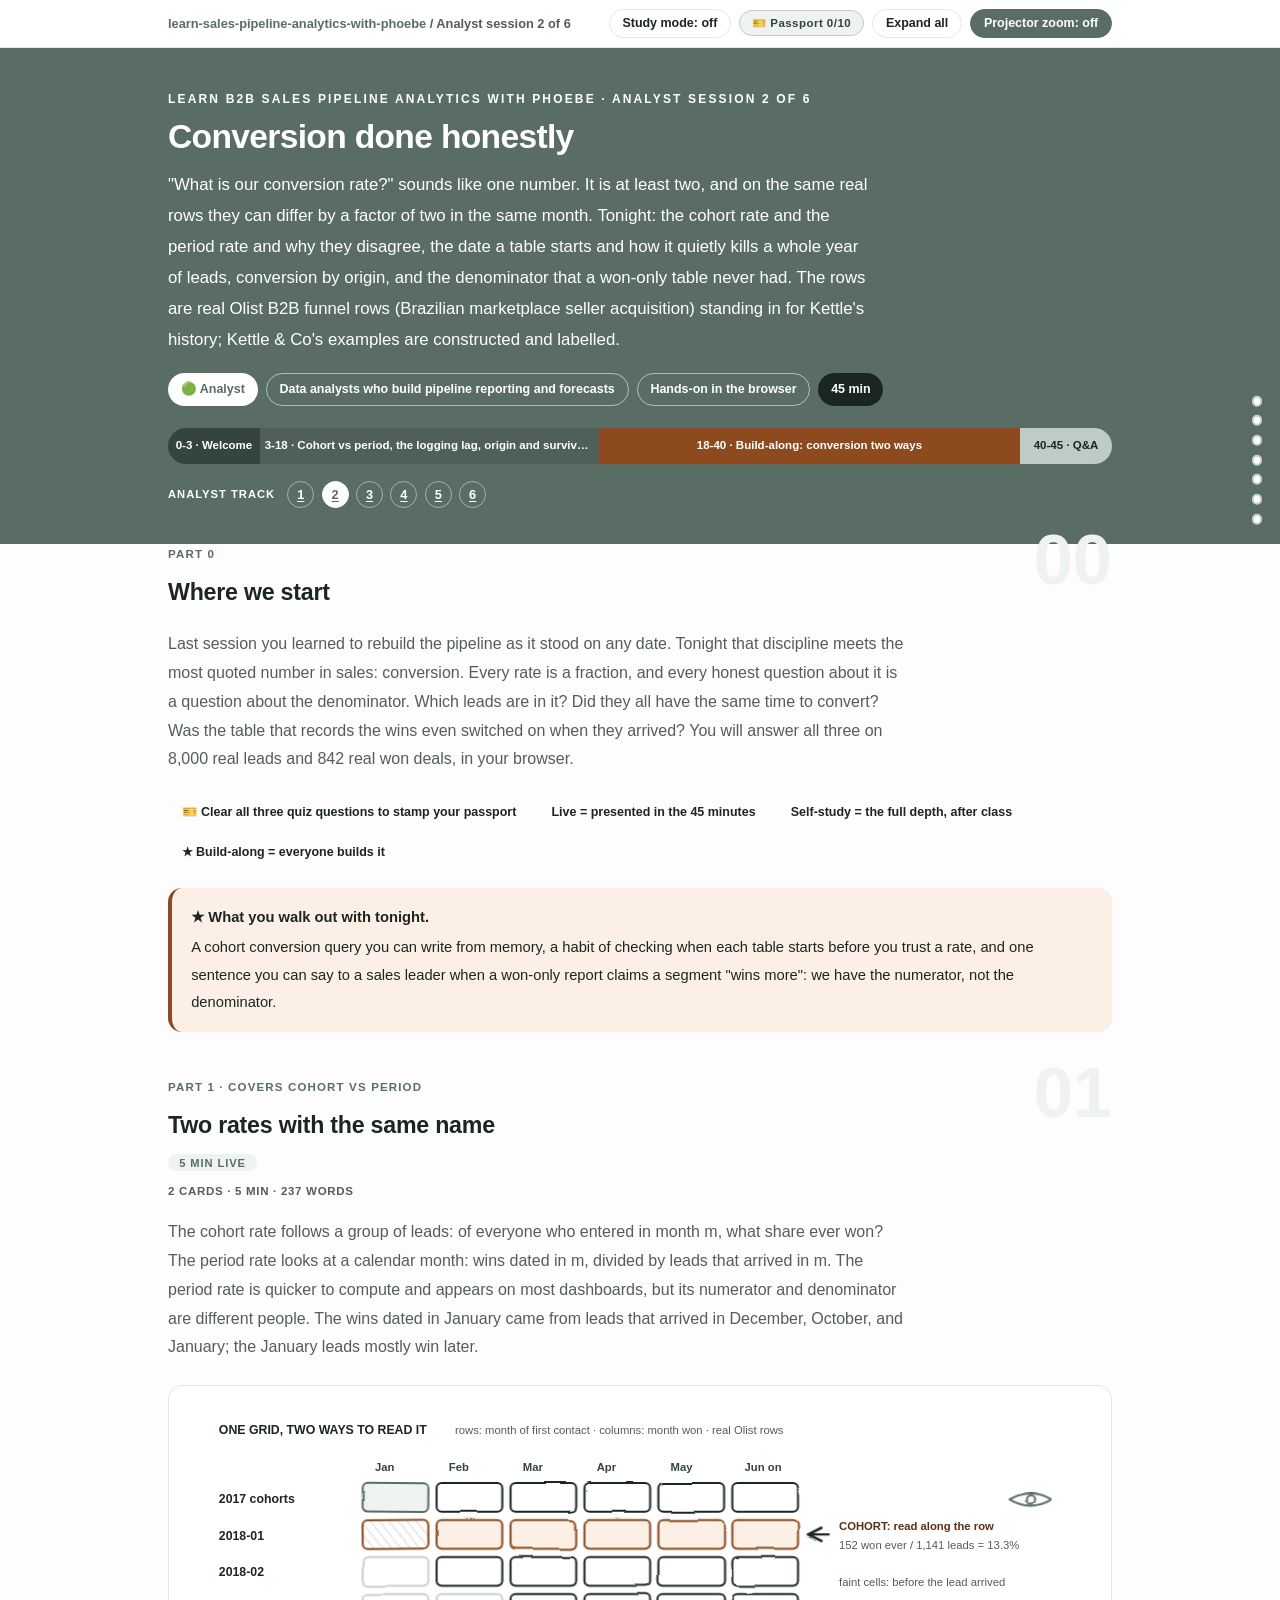
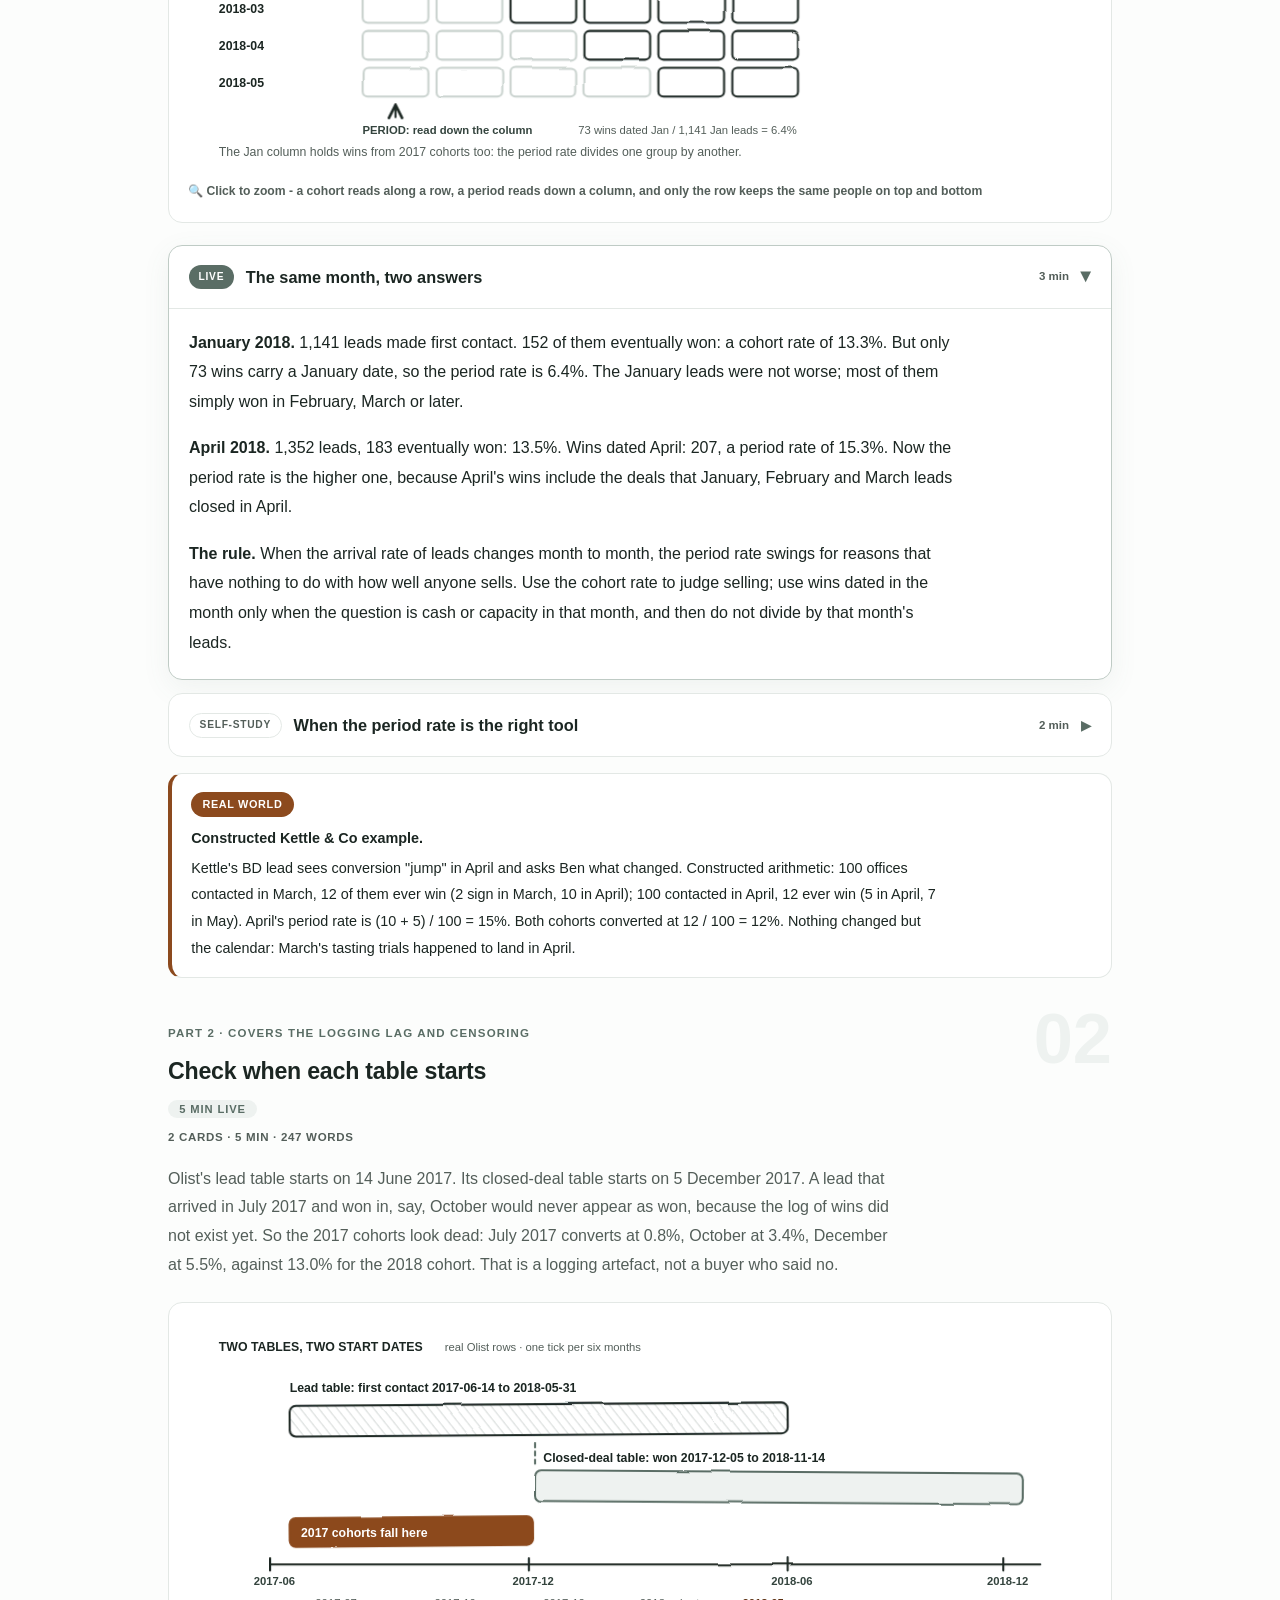
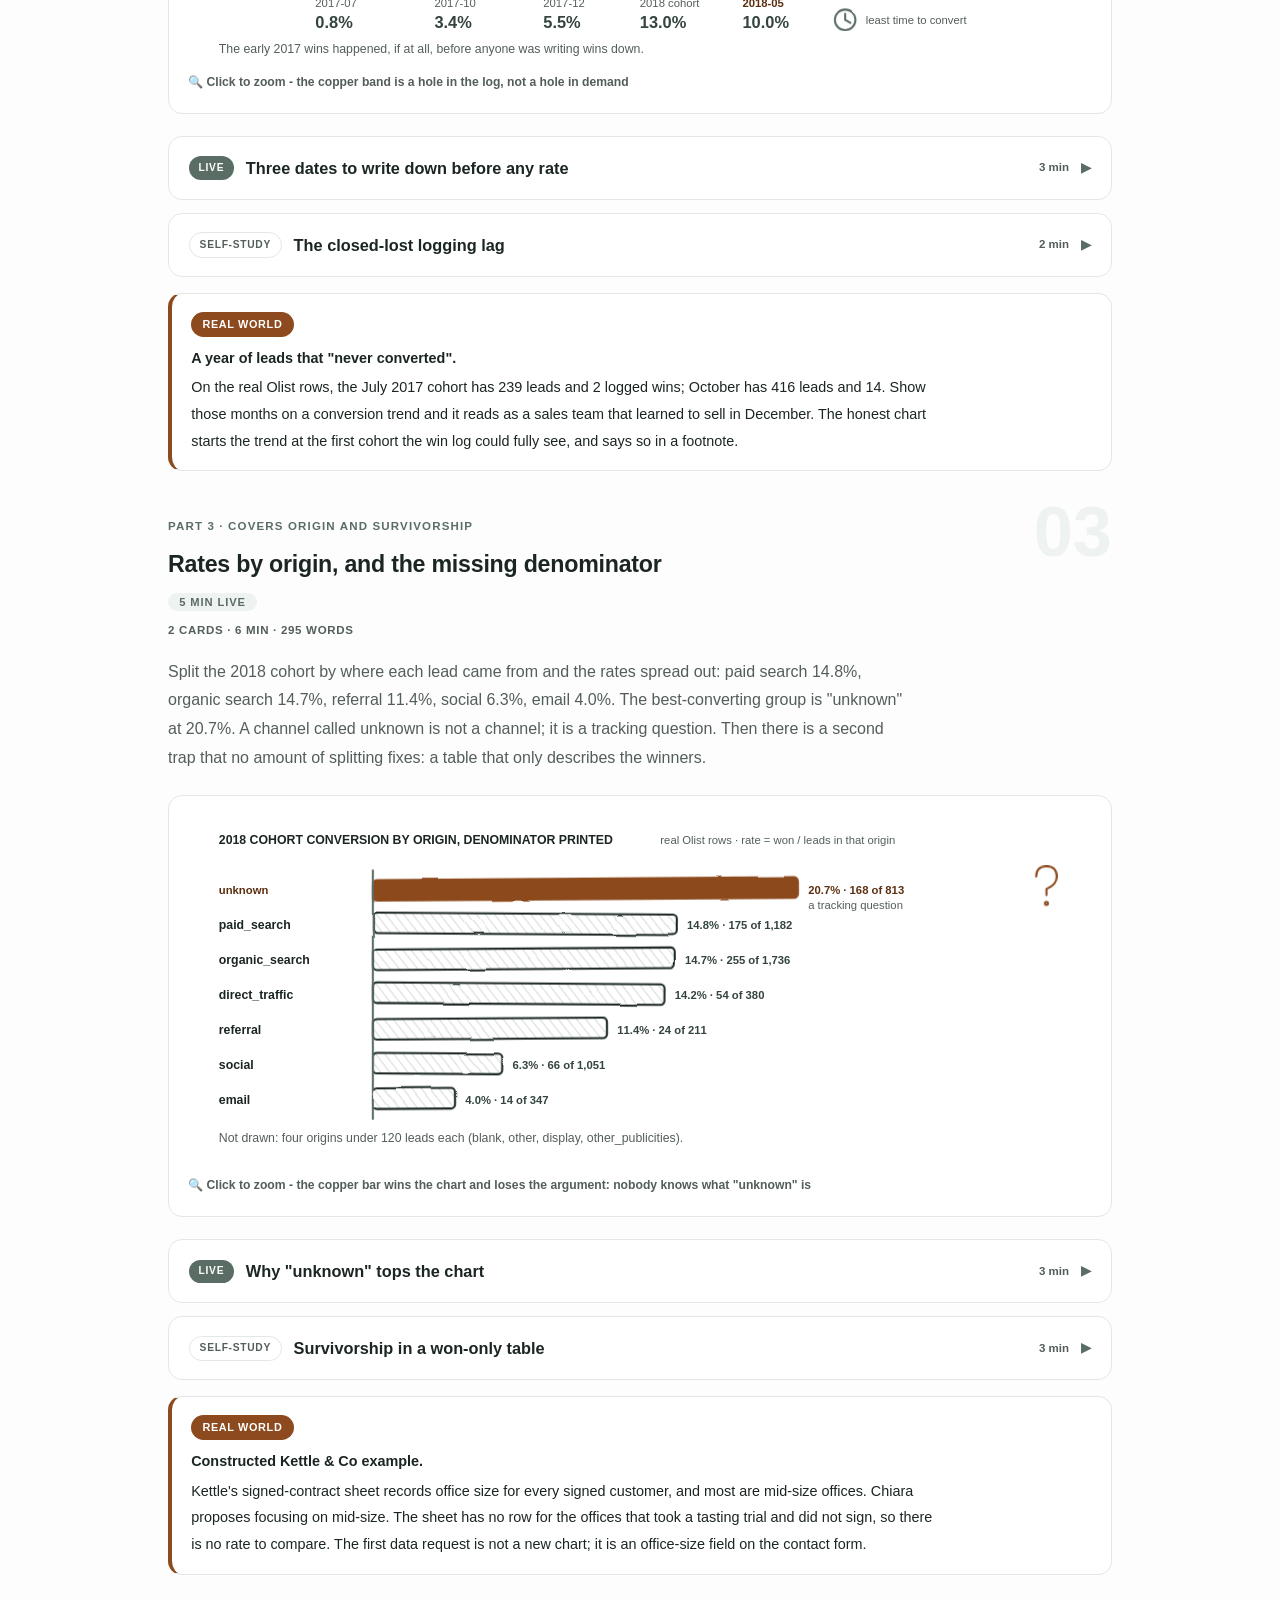
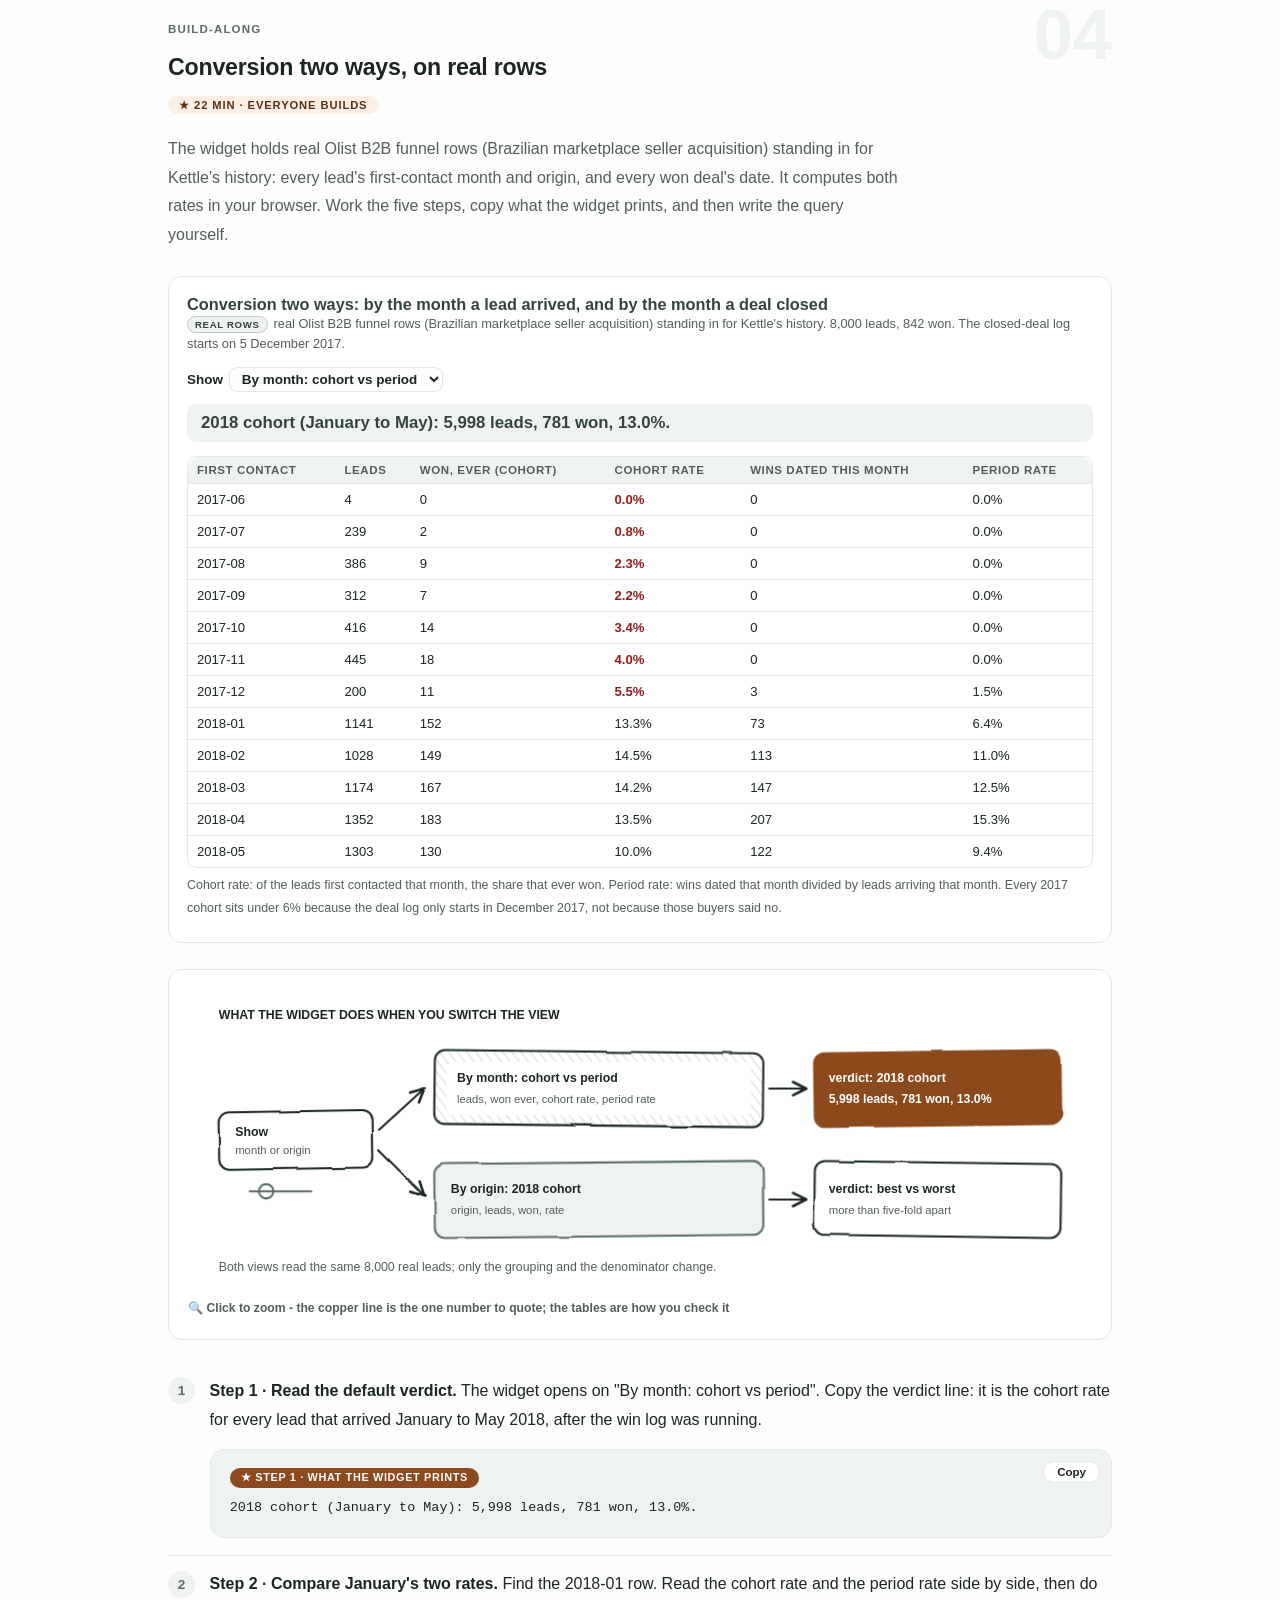
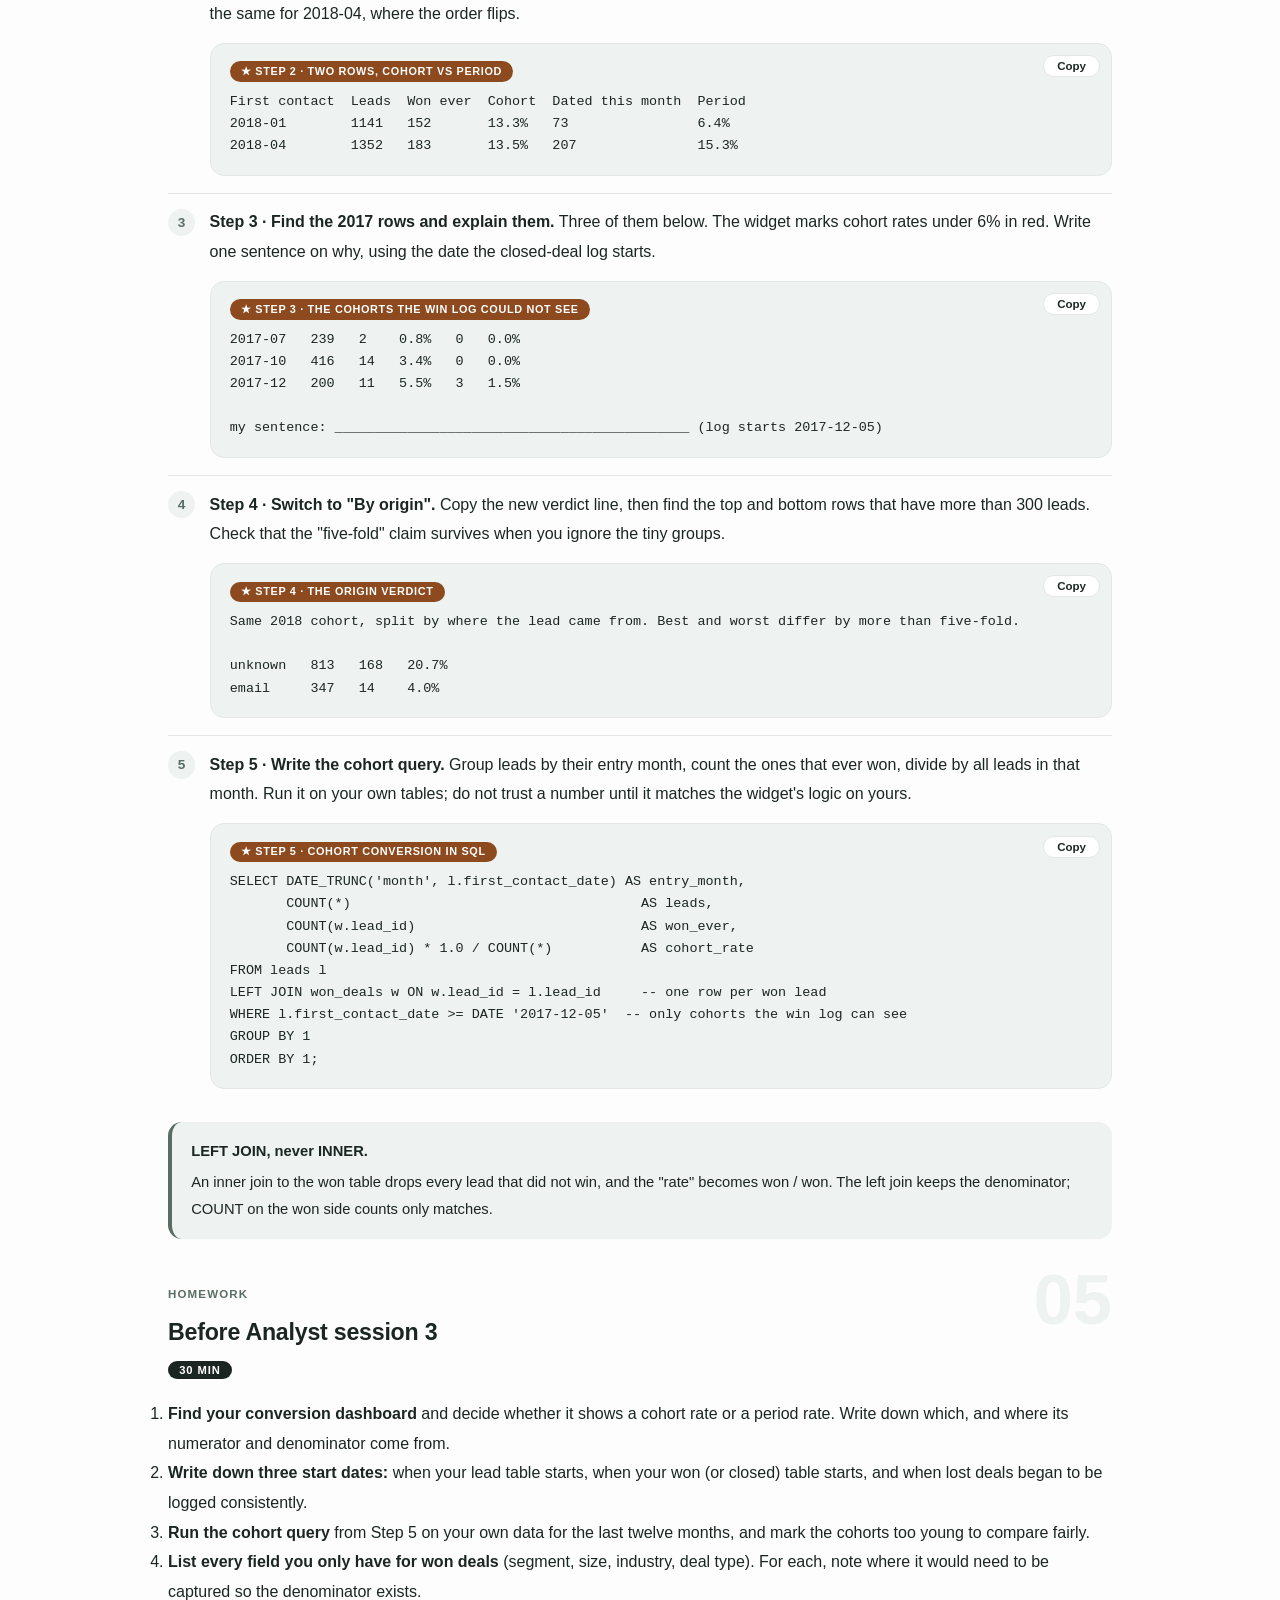
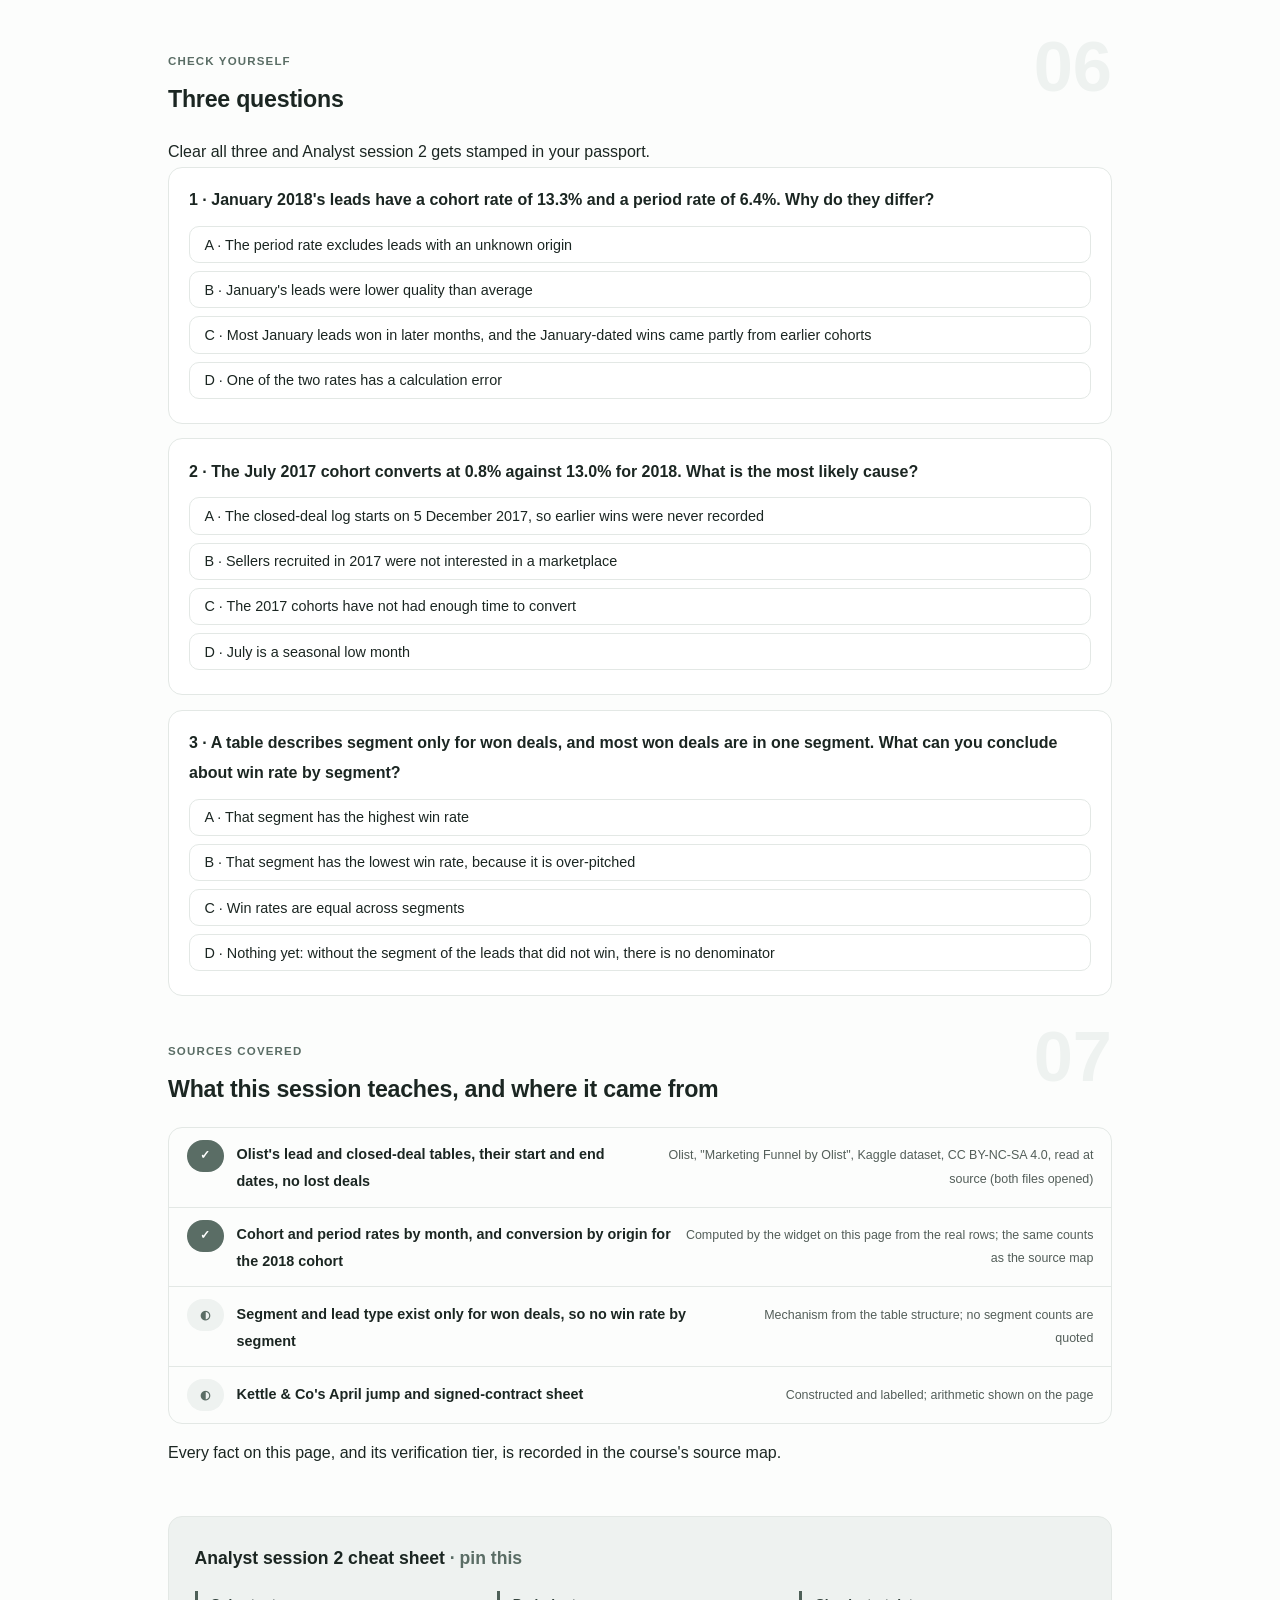
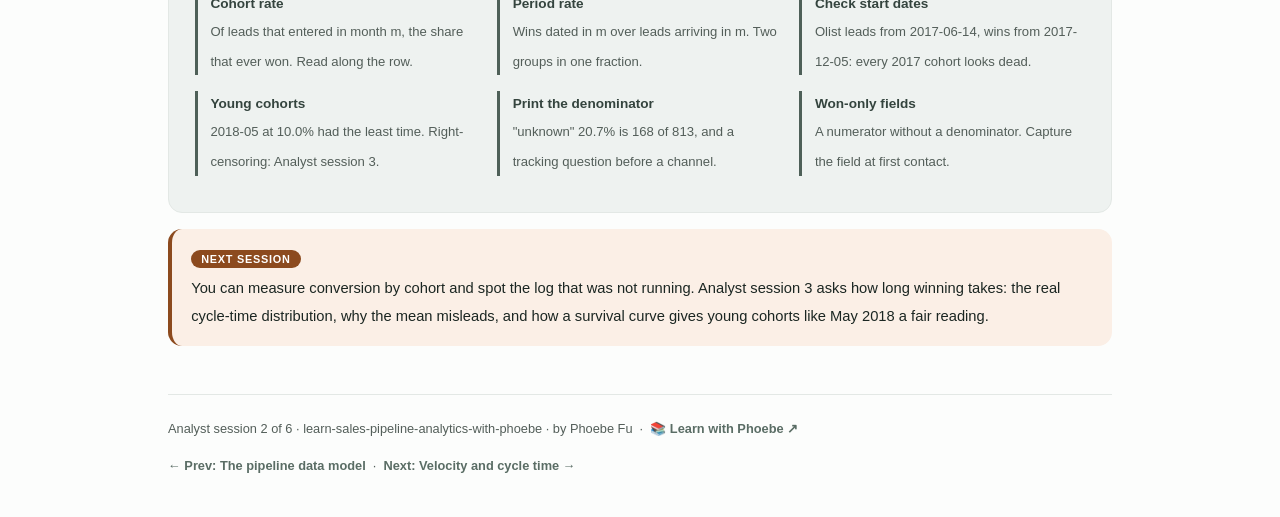
<file: courses/a2-conversion-done-honestly.html>
<!DOCTYPE html>
<html lang="en">
<head>
<meta charset="UTF-8">
<meta name="viewport" content="width=device-width, initial-scale=1.0">
<!-- social:start -->
<meta name="description" content="Analyst session 2 of 6. Conversion done honestly: cohort rates versus period rates, the log-start artefact that makes every 2017 cohort look dead, conversion by lead origin, and why a won-only table cannot give you a win rate by segment. Hands-on in the browser on real Olist B2B funnel rows.">
<meta property="og:type" content="article">
<meta property="og:site_name" content="Learn with Phoebe">
<meta property="og:title" content="Conversion done honestly - learn sales pipeline analytics with phoebe">
<meta property="og:description" content="Analyst session 2 of 6. Read a cohort along its row, not down a column. Check when each table starts before trusting a rate.">
<meta property="og:url" content="https://phoebefu6.github.io/learn-sales-pipeline-analytics-with-phoebe/courses/a2-conversion-done-honestly.html">
<meta property="og:image" content="https://phoebefu6.github.io/learn-sales-pipeline-analytics-with-phoebe/assets/og-cover.png">
<meta property="og:image:width" content="1200">
<meta property="og:image:height" content="630">
<meta name="twitter:card" content="summary_large_image">
<meta name="twitter:title" content="Conversion done honestly - learn sales pipeline analytics with phoebe">
<meta name="twitter:description" content="Analyst session 2 of 6. Cohort vs period, the logging lag, and the denominator a won-only table never had.">
<meta name="twitter:image" content="https://phoebefu6.github.io/learn-sales-pipeline-analytics-with-phoebe/assets/og-cover.png">
<!-- social:end -->
<title>Analyst session 2 · Conversion done honestly - learn sales pipeline analytics with phoebe</title>
<link rel="stylesheet" href="../assets/style.css?v=5">
</head>
<body>

<div class="toolbar">
  <div class="wrap">
    <span class="crumb"><a href="../index.html">learn-sales-pipeline-analytics-with-phoebe</a> / Analyst session 2 of 6</span>
    <button class="btn" id="toggle-all" type="button">Expand all</button>
    <button class="btn primary" id="zoom-toggle" type="button">Projector zoom: off</button>
  </div>
</div>

<header class="masthead">
  <div class="wrap">
    <div class="eyebrow">Learn B2B Sales Pipeline Analytics with Phoebe · Analyst session 2 of 6</div>
    <h1>Conversion done <span class="accent">honestly</span></h1>
    <p class="sub">"What is our conversion rate?" sounds like one number. It is at least two, and on the same real rows they can differ by a factor of two in the same month. Tonight: the cohort rate and the period rate and why they disagree, the date a table starts and how it quietly kills a whole year of leads, conversion by origin, and the denominator that a won-only table never had. The rows are real Olist B2B funnel rows (Brazilian marketplace seller acquisition) standing in for Kettle's history; Kettle &amp; Co's examples are constructed and labelled.</p>
    <div class="chip-row">
      <span class="chip level">🟢 Analyst</span>
      <span class="chip audience">Data analysts who build pipeline reporting and forecasts</span>
      <span class="chip audience">Hands-on in the browser</span>
      <span class="chip time">45 min</span>
    </div>
    <div class="agenda">
      <span class="a1" style="flex:1">0-3 · Welcome</span>
      <span class="a2" style="flex:4">3-18 · Cohort vs period, the logging lag, origin and survivorship</span>
      <span class="a3" style="flex:5">18-40 · Build-along: conversion two ways</span>
      <span class="a4" style="flex:1">40-45 · Q&amp;A</span>
    </div>
  </div>
</header>

<main class="wrap">

  <section class="section" id="intro">
    <div class="section-kicker">
      <span class="klabel">Part 0</span>
      <h2>Where we start</h2>
    </div>
    <p class="lede">Last session you learned to rebuild the pipeline as it stood on any date. Tonight that discipline meets the most quoted number in sales: conversion. Every rate is a fraction, and every honest question about it is a question about the denominator. Which leads are in it? Did they all have the same time to convert? Was the table that records the wins even switched on when they arrived? You will answer all three on 8,000 real leads and 842 real won deals, in your browser.</p>

    <div class="legend">
      <span class="pill">🎫 Clear all three quiz questions to stamp your passport</span>
      <span class="pill">Live = presented in the 45 minutes</span>
      <span class="pill">Self-study = the full depth, after class</span>
      <span class="pill">★ Build-along = everyone builds it</span>
    </div>

    <div class="callout win">
      <p><strong>★ What you walk out with tonight.</strong> A cohort conversion query you can write from memory, a habit of checking when each table starts before you trust a rate, and one sentence you can say to a sales leader when a won-only report claims a segment "wins more": we have the numerator, not the denominator.</p>
    </div>
  </section>

  <section class="section" id="part-1">
    <div class="section-kicker">
      <span class="klabel">Part 1 · covers cohort vs period</span>
      <h2>Two rates with the same name</h2>
      <span class="tag concept">5 min live</span>
    </div>
    <p class="lede">The cohort rate follows a group of leads: of everyone who entered in month m, what share ever won? The period rate looks at a calendar month: wins dated in m, divided by leads that arrived in m. The period rate is quicker to compute and appears on most dashboards, but its numerator and denominator are different people. The wins dated in January came from leads that arrived in December, October, and January; the January leads mostly win later.</p>

    <figure class="zoomable">
      <svg viewBox="0 0 880 356" xmlns="http://www.w3.org/2000/svg" role="img" aria-label="A hand-drawn cohort grid. Rows are the month a lead first made contact: 2017 cohorts together, then January to May 2018. Columns are the month a deal was won: January to May 2018 and June onward. The January 2018 row is shaded copper: read along it to get the cohort rate, 152 won ever out of 1,141 leads, 13.3 percent. The January column is shaded sage: read down it to get the period rate, 73 wins dated January over 1,141 January leads, 6.4 percent. The column includes wins from 2017 cohorts, so the period rate mixes two groups of deals.">
        <defs>
          <filter id="a2aSk" x="-3%" y="-3%" width="106%" height="106%"><feTurbulence type="fractalNoise" baseFrequency="0.02" numOctaves="2" seed="41" result="n"/><feDisplacementMap in="SourceGraphic" in2="n" scale="2.4" xChannelSelector="R" yChannelSelector="G"/></filter>
          <pattern id="a2aHc" patternUnits="userSpaceOnUse" width="7" height="7" patternTransform="rotate(-38)"><line x1="0" y1="0" x2="0" y2="7" stroke="#5A6D65" stroke-width="1" opacity=".5"/></pattern>
          <marker id="a2aAr" viewBox="0 0 10 10" refX="9" refY="5" markerWidth="8" markerHeight="8" orient="auto"><path d="M1 1 L9 5 L1 9" fill="none" stroke="#1B2622" stroke-width="1.6" stroke-linecap="round"/></marker>
        </defs>
        <style>
          .a2aH { font: 800 12px Inter, -apple-system, "Segoe UI", sans-serif; fill: #1B2622; }
          .a2aL { font: 600 12px Inter, -apple-system, "Segoe UI", sans-serif; fill: #1B2622; }
          .a2aS { font: 400 11px Inter, -apple-system, "Segoe UI", sans-serif; fill: #535E59; }
          .a2aB { font: 800 11px Inter, -apple-system, "Segoe UI", sans-serif; fill: #5C2F10; }
          .a2aA { font: 700 11px Inter, -apple-system, "Segoe UI", sans-serif; fill: #34443E; }
          .a2aN { font: 400 12px Inter, -apple-system, "Segoe UI", sans-serif; fill: #535E59; }
        </style>

        <text class="a2aH" x="30" y="28">ONE GRID, TWO WAYS TO READ IT</text>
        <text class="a2aS" x="260" y="28">rows: month of first contact · columns: month won · real Olist rows</text>

        <text class="a2aA" x="182" y="64">Jan</text>
        <text class="a2aA" x="254" y="64">Feb</text>
        <text class="a2aA" x="326" y="64">Mar</text>
        <text class="a2aA" x="398" y="64">Apr</text>
        <text class="a2aA" x="470" y="64">May</text>
        <text class="a2aA" x="542" y="64">Jun on</text>

        <g filter="url(#a2aSk)" fill="none" stroke="#1B2622" stroke-width="2" stroke-linecap="round" stroke-linejoin="round">
          <!-- row 0: 2017 cohorts -->
          <rect x="170" y="76" width="64" height="28" rx="5" transform="rotate(0.6 202 90)" fill="#EEF2F0" stroke="#5A6D65"/>
          <rect x="242" y="76" width="64" height="28" rx="5" fill="#FFFFFF"/>
          <rect x="314" y="76" width="64" height="28" rx="5" fill="#FFFFFF"/>
          <rect x="386" y="76" width="64" height="28" rx="5" fill="#FFFFFF"/>
          <rect x="458" y="76" width="64" height="28" rx="5" fill="#FFFFFF"/>
          <rect x="530" y="76" width="64" height="28" rx="5" fill="#FFFFFF"/>
          <!-- row 1: 2018-01, the cohort row -->
          <rect x="170" y="112" width="64" height="28" rx="5" transform="rotate(-0.6 202 126)" fill="url(#a2aHc)" stroke="#8C4A1E"/>
          <rect x="242" y="112" width="64" height="28" rx="5" fill="#FBEFE6" stroke="#8C4A1E"/>
          <rect x="314" y="112" width="64" height="28" rx="5" fill="#FBEFE6" stroke="#8C4A1E"/>
          <rect x="386" y="112" width="64" height="28" rx="5" fill="#FBEFE6" stroke="#8C4A1E"/>
          <rect x="458" y="112" width="64" height="28" rx="5" fill="#FBEFE6" stroke="#8C4A1E"/>
          <rect x="530" y="112" width="64" height="28" rx="5" fill="#FBEFE6" stroke="#8C4A1E"/>
          <!-- rows 2-5: 2018-02 to 2018-05; cells before entry are faint -->
          <rect x="170" y="148" width="64" height="28" rx="5" stroke="#C9D2CE"/>
          <rect x="242" y="148" width="64" height="28" rx="5" fill="#FFFFFF"/>
          <rect x="314" y="148" width="64" height="28" rx="5" fill="#FFFFFF"/>
          <rect x="386" y="148" width="64" height="28" rx="5" fill="#FFFFFF"/>
          <rect x="458" y="148" width="64" height="28" rx="5" fill="#FFFFFF"/>
          <rect x="530" y="148" width="64" height="28" rx="5" fill="#FFFFFF"/>
          <rect x="170" y="184" width="64" height="28" rx="5" stroke="#C9D2CE"/>
          <rect x="242" y="184" width="64" height="28" rx="5" stroke="#C9D2CE"/>
          <rect x="314" y="184" width="64" height="28" rx="5" fill="#FFFFFF"/>
          <rect x="386" y="184" width="64" height="28" rx="5" fill="#FFFFFF"/>
          <rect x="458" y="184" width="64" height="28" rx="5" fill="#FFFFFF"/>
          <rect x="530" y="184" width="64" height="28" rx="5" fill="#FFFFFF"/>
          <rect x="170" y="220" width="64" height="28" rx="5" stroke="#C9D2CE"/>
          <rect x="242" y="220" width="64" height="28" rx="5" stroke="#C9D2CE"/>
          <rect x="314" y="220" width="64" height="28" rx="5" stroke="#C9D2CE"/>
          <rect x="386" y="220" width="64" height="28" rx="5" fill="#FFFFFF"/>
          <rect x="458" y="220" width="64" height="28" rx="5" fill="#FFFFFF"/>
          <rect x="530" y="220" width="64" height="28" rx="5" fill="#FFFFFF"/>
          <rect x="170" y="256" width="64" height="28" rx="5" stroke="#C9D2CE"/>
          <rect x="242" y="256" width="64" height="28" rx="5" stroke="#C9D2CE"/>
          <rect x="314" y="256" width="64" height="28" rx="5" stroke="#C9D2CE"/>
          <rect x="386" y="256" width="64" height="28" rx="5" stroke="#C9D2CE"/>
          <rect x="458" y="256" width="64" height="28" rx="5" fill="#FFFFFF"/>
          <rect x="530" y="256" width="64" height="28" rx="5" fill="#FFFFFF"/>
          <!-- arrows: along the row, down the column -->
          <path d="M624 126 L604 126" marker-end="url(#a2aAr)"/>
          <path d="M202 304 L202 292" marker-end="url(#a2aAr)"/>
          <!-- doodle: a reading eye on the row -->
          <path d="M800 92 Q820 80 840 92 Q820 104 800 92 Z" stroke="#5A6D65"/>
          <circle cx="820" cy="92" r="4" stroke="#5A6D65"/>
        </g>

        <text class="a2aL" x="30" y="95">2017 cohorts</text>
        <text class="a2aL" x="30" y="131">2018-01</text>
        <text class="a2aL" x="30" y="167">2018-02</text>
        <text class="a2aL" x="30" y="203">2018-03</text>
        <text class="a2aL" x="30" y="239">2018-04</text>
        <text class="a2aL" x="30" y="275">2018-05</text>

        <text class="a2aB" x="634" y="122">COHORT: read along the row</text>
        <text class="a2aS" x="634" y="140">152 won ever / 1,141 leads = 13.3%</text>
        <text class="a2aS" x="634" y="176">faint cells: before the lead arrived</text>

        <text class="a2aA" x="170" y="320">PERIOD: read down the column</text>
        <text class="a2aS" x="380" y="320">73 wins dated Jan / 1,141 Jan leads = 6.4%</text>

        <text class="a2aN" x="30" y="342">The Jan column holds wins from 2017 cohorts too: the period rate divides one group by another.</text>
      </svg>
      <figcaption>🔍 Click to zoom - a cohort reads along a row, a period reads down a column, and only the row keeps the same people on top and bottom</figcaption>
    </figure>

    <details class="card" open>
      <summary><span class="mode live">Live</span>The same month, two answers<span class="mini">3 min</span><span class="caret">▶</span></summary>
      <div class="body">
        <p><strong>January 2018.</strong> 1,141 leads made first contact. 152 of them eventually won: a cohort rate of 13.3%. But only 73 wins carry a January date, so the period rate is 6.4%. The January leads were not worse; most of them simply won in February, March or later.</p>
        <p><strong>April 2018.</strong> 1,352 leads, 183 eventually won: 13.5%. Wins dated April: 207, a period rate of 15.3%. Now the period rate is the higher one, because April's wins include the deals that January, February and March leads closed in April.</p>
        <p><strong>The rule.</strong> When the arrival rate of leads changes month to month, the period rate swings for reasons that have nothing to do with how well anyone sells. Use the cohort rate to judge selling; use wins dated in the month only when the question is cash or capacity in that month, and then do not divide by that month's leads.</p>
      </div>
    </details>

    <details class="card">
      <summary><span class="mode self">Self-study</span>When the period rate is the right tool<span class="mini">2 min</span><span class="caret">▶</span></summary>
      <div class="body">
        <p>Wins dated in a month are the right count for "how much did we book in April" and "did the team have capacity for April's closes". What breaks is the ratio: April's wins over April's leads. If you need a monthly ratio quickly, report the cohort rate with a fixed window instead, for example "won within 60 days of first contact", so every cohort gets the same amount of time. Analyst session 3 shows why the window matters and how to handle cohorts that have not had it yet.</p>
      </div>
    </details>

    <div class="callout example">
      <span class="ex-pill">Real world</span>
      <p><strong>Constructed Kettle &amp; Co example.</strong> Kettle's BD lead sees conversion "jump" in April and asks Ben what changed. Constructed arithmetic: 100 offices contacted in March, 12 of them ever win (2 sign in March, 10 in April); 100 contacted in April, 12 ever win (5 in April, 7 in May). April's period rate is (10 + 5) / 100 = 15%. Both cohorts converted at 12 / 100 = 12%. Nothing changed but the calendar: March's tasting trials happened to land in April.</p>
    </div>
  </section>

  <section class="section" id="part-2">
    <div class="section-kicker">
      <span class="klabel">Part 2 · covers the logging lag and censoring</span>
      <h2>Check when each table starts</h2>
      <span class="tag concept">5 min live</span>
    </div>
    <p class="lede">Olist's lead table starts on 14 June 2017. Its closed-deal table starts on 5 December 2017. A lead that arrived in July 2017 and won in, say, October would never appear as won, because the log of wins did not exist yet. So the 2017 cohorts look dead: July 2017 converts at 0.8%, October at 3.4%, December at 5.5%, against 13.0% for the 2018 cohort. That is a logging artefact, not a buyer who said no.</p>

    <figure class="zoomable">
      <svg viewBox="0 0 880 330" xmlns="http://www.w3.org/2000/svg" role="img" aria-label="A hand-drawn timeline from June 2017 to November 2018. The lead table runs from 14 June 2017 to 31 May 2018, hatched. The closed-deal table runs from 5 December 2017 to 14 November 2018. A copper band under the gap from June to early December 2017 marks where the 2017 cohorts fall: their early wins were never logged. Cohort rates below the axis: 2017-07 0.8 percent, 2017-10 3.4 percent, 2017-12 5.5 percent, 2018 cohort 13.0 percent, and 2018-05 10.0 percent, the cohort with the least time to convert.">
        <defs>
          <filter id="a2bSk" x="-3%" y="-3%" width="106%" height="106%"><feTurbulence type="fractalNoise" baseFrequency="0.02" numOctaves="2" seed="47" result="n"/><feDisplacementMap in="SourceGraphic" in2="n" scale="2.4" xChannelSelector="R" yChannelSelector="G"/></filter>
          <pattern id="a2bHc" patternUnits="userSpaceOnUse" width="7" height="7" patternTransform="rotate(-38)"><line x1="0" y1="0" x2="0" y2="7" stroke="#5A6D65" stroke-width="1" opacity=".5"/></pattern>
          <marker id="a2bAr" viewBox="0 0 10 10" refX="9" refY="5" markerWidth="8" markerHeight="8" orient="auto"><path d="M1 1 L9 5 L1 9" fill="none" stroke="#1B2622" stroke-width="1.6" stroke-linecap="round"/></marker>
        </defs>
        <style>
          .a2bH { font: 800 12px Inter, -apple-system, "Segoe UI", sans-serif; fill: #1B2622; }
          .a2bL { font: 600 12px Inter, -apple-system, "Segoe UI", sans-serif; fill: #1B2622; }
          .a2bS { font: 400 11px Inter, -apple-system, "Segoe UI", sans-serif; fill: #535E59; }
          .a2bB { font: 800 11px Inter, -apple-system, "Segoe UI", sans-serif; fill: #5C2F10; }
          .a2bV { font: 800 16px Inter, -apple-system, "Segoe UI", sans-serif; fill: #34443E; }
          .a2bW { font: 800 12px Inter, -apple-system, "Segoe UI", sans-serif; fill: #FFFFFF; }
          .a2bA { font: 700 11px Inter, -apple-system, "Segoe UI", sans-serif; fill: #34443E; }
          .a2bN { font: 400 12px Inter, -apple-system, "Segoe UI", sans-serif; fill: #535E59; }
        </style>

        <text class="a2bH" x="30" y="28">TWO TABLES, TWO START DATES</text>
        <text class="a2bS" x="250" y="28">real Olist rows · one tick per six months</text>

        <text class="a2bL" x="99" y="68">Lead table: first contact 2017-06-14 to 2018-05-31</text>
        <text class="a2bL" x="346" y="136">Closed-deal table: won 2017-12-05 to 2018-11-14</text>

        <g filter="url(#a2bSk)" fill="none" stroke="#1B2622" stroke-width="2" stroke-linecap="round" stroke-linejoin="round">
          <rect x="99" y="80" width="485" height="30" rx="6" transform="rotate(-0.4 341 95)" fill="url(#a2bHc)"/>
          <rect x="338" y="146" width="475" height="30" rx="6" transform="rotate(0.4 575 161)" fill="#EEF2F0" stroke="#5A6D65"/>
          <rect x="99" y="190" width="237" height="28" rx="6" transform="rotate(-0.5 217 204)" fill="#8C4A1E" stroke="#8C4A1E"/>
          <path d="M338 118 L338 140" stroke="#5A6D65" stroke-dasharray="4 4"/>
          <path d="M80 236 L830 236"/>
          <path d="M80 230 L80 242 M332 230 L332 242 M584 230 L584 242 M794 230 L794 242"/>
          <!-- doodle: a small clock near the youngest cohort -->
          <circle cx="640" cy="290" r="10" stroke="#5A6D65"/>
          <path d="M640 284 L640 290 L645 293" stroke="#5A6D65"/>
        </g>

        <text class="a2bW" x="110" y="209">2017 cohorts fall here</text>

        <text class="a2bA" x="64" y="256">2017-06</text>
        <text class="a2bA" x="316" y="256">2017-12</text>
        <text class="a2bA" x="568" y="256">2018-06</text>
        <text class="a2bA" x="778" y="256">2018-12</text>

        <text class="a2bS" x="124" y="278">2017-07</text>
        <text class="a2bV" x="124" y="298">0.8%</text>
        <text class="a2bS" x="240" y="278">2017-10</text>
        <text class="a2bV" x="240" y="298">3.4%</text>
        <text class="a2bS" x="346" y="278">2017-12</text>
        <text class="a2bV" x="346" y="298">5.5%</text>
        <text class="a2bS" x="440" y="278">2018 cohort</text>
        <text class="a2bV" x="440" y="298">13.0%</text>
        <text class="a2bB" x="540" y="278">2018-05</text>
        <text class="a2bV" x="540" y="298">10.0%</text>
        <text class="a2bS" x="660" y="294">least time to convert</text>

        <text class="a2bN" x="30" y="322">The early 2017 wins happened, if at all, before anyone was writing wins down.</text>
      </svg>
      <figcaption>🔍 Click to zoom - the copper band is a hole in the log, not a hole in demand</figcaption>
    </figure>

    <details class="card">
      <summary><span class="mode live">Live</span>Three dates to write down before any rate<span class="mini">3 min</span><span class="caret">▶</span></summary>
      <div class="body">
        <p><strong>When does the denominator table start?</strong> Here, the lead table: 14 June 2017.</p>
        <p><strong>When does the numerator table start?</strong> The closed-deal table: 5 December 2017. Any cohort that arrived well before this date is undercounted, and the further back, the worse.</p>
        <p><strong>When was the data cut?</strong> Leads stop on 31 May 2018 and wins on 14 November 2018. The May 2018 cohort (10.0%) had the least time to convert of any 2018 cohort. Some of that gap is slower buyers and some is simply less time: this is right-censoring, and Analyst session 3 handles it properly with a survival curve.</p>
      </div>
    </details>

    <details class="card">
      <summary><span class="mode self">Self-study</span>The closed-lost logging lag<span class="mini">2 min</span><span class="caret">▶</span></summary>
      <div class="body">
        <p>Wins get logged fast, because someone is paid on them. Losses get logged late or never: the buyer goes quiet, the rep keeps the deal open "just in case", and months later a cleanup marks it lost in bulk. So "open" deals quietly include losses, and any rate computed as won / (won + lost) looks better than it is, because the quiet losses sit in neither column.</p>
        <p>Olist is the extreme case: it logs no losses at all. Every lead that did not win is simply a lead with no closed-deal row. That is why every rate tonight is won / all leads in the cohort, never won / (won + lost). In your own CRM, count deals with no activity for twice your median cycle and ask whether they are open or lost-but-unlogged. The rep's side of that cleanup is in <a href="https://phoebefu6.github.io/learn-ai-sales-with-phoebe/courses/b8-crm-hygiene.html">AI Sales, CRM hygiene</a>.</p>
      </div>
    </details>

    <div class="callout example">
      <span class="ex-pill">Real world</span>
      <p><strong>A year of leads that "never converted".</strong> On the real Olist rows, the July 2017 cohort has 239 leads and 2 logged wins; October has 416 leads and 14. Show those months on a conversion trend and it reads as a sales team that learned to sell in December. The honest chart starts the trend at the first cohort the win log could fully see, and says so in a footnote.</p>
    </div>
  </section>

  <section class="section" id="part-3">
    <div class="section-kicker">
      <span class="klabel">Part 3 · covers origin and survivorship</span>
      <h2>Rates by origin, and the missing denominator</h2>
      <span class="tag concept">5 min live</span>
    </div>
    <p class="lede">Split the 2018 cohort by where each lead came from and the rates spread out: paid search 14.8%, organic search 14.7%, referral 11.4%, social 6.3%, email 4.0%. The best-converting group is "unknown" at 20.7%. A channel called unknown is not a channel; it is a tracking question. Then there is a second trap that no amount of splitting fixes: a table that only describes the winners.</p>

    <figure class="zoomable">
      <svg viewBox="0 0 880 340" xmlns="http://www.w3.org/2000/svg" role="img" aria-label="Hand-drawn horizontal bars of 2018 cohort conversion by origin, each with its denominator printed: unknown 20.7 percent, 168 of 813, drawn in copper; paid_search 14.8 percent, 175 of 1,182; organic_search 14.7 percent, 255 of 1,736; direct_traffic 14.2 percent, 54 of 380; referral 11.4 percent, 24 of 211; social 6.3 percent, 66 of 1,051; email 4.0 percent, 14 of 347. Four groups under 120 leads are not drawn.">
        <defs>
          <filter id="a2cSk" x="-3%" y="-3%" width="106%" height="106%"><feTurbulence type="fractalNoise" baseFrequency="0.02" numOctaves="2" seed="53" result="n"/><feDisplacementMap in="SourceGraphic" in2="n" scale="2.4" xChannelSelector="R" yChannelSelector="G"/></filter>
          <pattern id="a2cHc" patternUnits="userSpaceOnUse" width="7" height="7" patternTransform="rotate(-38)"><line x1="0" y1="0" x2="0" y2="7" stroke="#5A6D65" stroke-width="1" opacity=".5"/></pattern>
          <marker id="a2cAr" viewBox="0 0 10 10" refX="9" refY="5" markerWidth="8" markerHeight="8" orient="auto"><path d="M1 1 L9 5 L1 9" fill="none" stroke="#1B2622" stroke-width="1.6" stroke-linecap="round"/></marker>
        </defs>
        <style>
          .a2cH { font: 800 12px Inter, -apple-system, "Segoe UI", sans-serif; fill: #1B2622; }
          .a2cL { font: 600 12px Inter, -apple-system, "Segoe UI", sans-serif; fill: #1B2622; }
          .a2cS { font: 400 11px Inter, -apple-system, "Segoe UI", sans-serif; fill: #535E59; }
          .a2cB { font: 800 11px Inter, -apple-system, "Segoe UI", sans-serif; fill: #5C2F10; }
          .a2cA { font: 700 11px Inter, -apple-system, "Segoe UI", sans-serif; fill: #34443E; }
          .a2cN { font: 400 12px Inter, -apple-system, "Segoe UI", sans-serif; fill: #535E59; }
        </style>

        <text class="a2cH" x="30" y="28">2018 COHORT CONVERSION BY ORIGIN, DENOMINATOR PRINTED</text>
        <text class="a2cS" x="460" y="28">real Olist rows · rate = won / leads in that origin</text>

        <g filter="url(#a2cSk)" fill="none" stroke="#1B2622" stroke-width="2" stroke-linecap="round" stroke-linejoin="round">
          <rect x="180" y="62" width="414" height="20" rx="4" transform="rotate(-0.4 387 72)" fill="#8C4A1E" stroke="#8C4A1E"/>
          <rect x="180" y="96" width="296" height="20" rx="4" transform="rotate(0.4 328 106)" fill="url(#a2cHc)"/>
          <rect x="180" y="130" width="294" height="20" rx="4" transform="rotate(-0.4 327 140)" fill="url(#a2cHc)"/>
          <rect x="180" y="164" width="284" height="20" rx="4" transform="rotate(0.4 322 174)" fill="url(#a2cHc)"/>
          <rect x="180" y="198" width="228" height="20" rx="4" transform="rotate(-0.4 294 208)" fill="url(#a2cHc)"/>
          <rect x="180" y="232" width="126" height="20" rx="4" transform="rotate(0.4 243 242)" fill="url(#a2cHc)"/>
          <rect x="180" y="266" width="80" height="20" rx="4" transform="rotate(-0.4 220 276)" fill="url(#a2cHc)"/>
          <path d="M180 54 L180 296" stroke="#5A6D65"/>
          <!-- doodle: a question mark beside the tracking question -->
          <path d="M826 60 Q826 50 836 50 Q846 50 846 60 Q846 68 836 72 L836 78" stroke="#8C4A1E"/>
          <circle cx="836" cy="86" r="1.5" stroke="#8C4A1E"/>
        </g>

        <text class="a2cB" x="30" y="77">unknown</text>
        <text class="a2cL" x="30" y="111">paid_search</text>
        <text class="a2cL" x="30" y="145">organic_search</text>
        <text class="a2cL" x="30" y="179">direct_traffic</text>
        <text class="a2cL" x="30" y="213">referral</text>
        <text class="a2cL" x="30" y="247">social</text>
        <text class="a2cL" x="30" y="281">email</text>

        <text class="a2cB" x="604" y="77">20.7% · 168 of 813</text>
        <text class="a2cA" x="486" y="111">14.8% · 175 of 1,182</text>
        <text class="a2cA" x="484" y="145">14.7% · 255 of 1,736</text>
        <text class="a2cA" x="474" y="179">14.2% · 54 of 380</text>
        <text class="a2cA" x="418" y="213">11.4% · 24 of 211</text>
        <text class="a2cA" x="316" y="247">6.3% · 66 of 1,051</text>
        <text class="a2cA" x="270" y="281">4.0% · 14 of 347</text>
        <text class="a2cS" x="604" y="92">a tracking question</text>

        <text class="a2cN" x="30" y="318">Not drawn: four origins under 120 leads each (blank, other, display, other_publicities).</text>
      </svg>
      <figcaption>🔍 Click to zoom - the copper bar wins the chart and loses the argument: nobody knows what "unknown" is</figcaption>
    </figure>

    <details class="card">
      <summary><span class="mode live">Live</span>Why "unknown" tops the chart<span class="mini">3 min</span><span class="caret">▶</span></summary>
      <div class="body">
        <p>An origin is a field someone or something fills in. Web forms fill it automatically; a lead a rep adds by hand after a phone call or a meeting often gets no origin at all. Those hand-entered leads are frequently the warmest ones, which would explain a high rate. It is a hypothesis, not a finding: the rows cannot tell you who left the field blank.</p>
        <p>Before ranking channels, find out how origin gets set and what share of leads lack it. Here 813 of 5,998 leads in the 2018 cohort are "unknown", and the even smaller blank group (48 leads) converts at 27.1%. Small groups produce the most extreme rates; always print the denominator next to the rate, as the figure does.</p>
        <p>Marketing reads this same funnel for budget and cost per acquired seller in <a href="https://phoebefu6.github.io/learn-marketing-with-phoebe/courses/04-the-funnel-bench.html">Marketing, the funnel bench</a>. Here the angle is narrower: is the rate honest enough to rank anything?</p>
      </div>
    </details>

    <details class="card">
      <summary><span class="mode self">Self-study</span>Survivorship in a won-only table<span class="mini">3 min</span><span class="caret">▶</span></summary>
      <div class="body">
        <p>Olist's closed-deal table carries business segment and lead type, but only for the won deals. The leads table has no segment. So you can count which segments the winners came from, and you cannot compute a win rate by segment, because the losing and still-open leads of each segment were never described.</p>
        <p>"Most of our won deals are segment X" then says nothing about whether segment X wins more often. It may simply be the segment you pitch most. A segment you rarely pitch can win most of its few chances and still look small among the winners. Without the denominator, the counts describe where you spent effort, not where effort pays.</p>
        <p>The fix is upstream: capture segment at first contact, on every lead, so the denominator exists. Until then, say "we have the numerator, not the denominator" and refuse to rank.</p>
      </div>
    </details>

    <div class="callout example">
      <span class="ex-pill">Real world</span>
      <p><strong>Constructed Kettle &amp; Co example.</strong> Kettle's signed-contract sheet records office size for every signed customer, and most are mid-size offices. Chiara proposes focusing on mid-size. The sheet has no row for the offices that took a tasting trial and did not sign, so there is no rate to compare. The first data request is not a new chart; it is an office-size field on the contact form.</p>
    </div>
  </section>

  <section class="section" id="demo-1">
    <div class="section-kicker">
      <span class="klabel">Build-along</span>
      <h2>Conversion two ways, on real rows</h2>
      <span class="tag demo">★ 22 min · everyone builds</span>
    </div>
    <p class="lede">The widget holds real Olist B2B funnel rows (Brazilian marketplace seller acquisition) standing in for Kettle's history: every lead's first-contact month and origin, and every won deal's date. It computes both rates in your browser. Work the five steps, copy what the widget prints, and then write the query yourself.</p>

    <div class="spa-widget" data-mode="conversion"></div>

    <figure class="zoomable">
      <svg viewBox="0 0 880 290" xmlns="http://www.w3.org/2000/svg" role="img" aria-label="A hand-drawn map of the widget. A Show control switches between two views. By month: a table of first-contact months with leads, won ever, cohort rate, wins dated this month and period rate, feeding the verdict line for the 2018 cohort: 5,998 leads, 781 won, 13.0 percent, drawn in copper. By origin: a table of origins with leads, won and rate for the 2018 cohort, feeding a verdict that best and worst differ by more than five-fold.">
        <defs>
          <filter id="a2dSk" x="-3%" y="-3%" width="106%" height="106%"><feTurbulence type="fractalNoise" baseFrequency="0.02" numOctaves="2" seed="59" result="n"/><feDisplacementMap in="SourceGraphic" in2="n" scale="2.4" xChannelSelector="R" yChannelSelector="G"/></filter>
          <pattern id="a2dHc" patternUnits="userSpaceOnUse" width="7" height="7" patternTransform="rotate(-38)"><line x1="0" y1="0" x2="0" y2="7" stroke="#5A6D65" stroke-width="1" opacity=".5"/></pattern>
          <marker id="a2dAr" viewBox="0 0 10 10" refX="9" refY="5" markerWidth="8" markerHeight="8" orient="auto"><path d="M1 1 L9 5 L1 9" fill="none" stroke="#1B2622" stroke-width="1.6" stroke-linecap="round"/></marker>
        </defs>
        <style>
          .a2dH { font: 800 12px Inter, -apple-system, "Segoe UI", sans-serif; fill: #1B2622; }
          .a2dL { font: 600 12px Inter, -apple-system, "Segoe UI", sans-serif; fill: #1B2622; }
          .a2dS { font: 400 11px Inter, -apple-system, "Segoe UI", sans-serif; fill: #535E59; }
          .a2dW { font: 800 12px Inter, -apple-system, "Segoe UI", sans-serif; fill: #FFFFFF; }
          .a2dN { font: 400 12px Inter, -apple-system, "Segoe UI", sans-serif; fill: #535E59; }
        </style>

        <text class="a2dH" x="30" y="28">WHAT THE WIDGET DOES WHEN YOU SWITCH THE VIEW</text>

        <g filter="url(#a2dSk)" fill="none" stroke="#1B2622" stroke-width="2" stroke-linecap="round" stroke-linejoin="round">
          <rect x="30" y="118" width="150" height="56" rx="10" transform="rotate(-1 105 146)" fill="#FFFFFF"/>
          <path d="M186 136 L230 96" marker-end="url(#a2dAr)"/>
          <path d="M186 156 L230 200" marker-end="url(#a2dAr)"/>
          <rect x="240" y="60" width="320" height="72" rx="10" transform="rotate(0.6 400 96)" fill="url(#a2dHc)"/>
          <rect x="240" y="168" width="320" height="72" rx="10" transform="rotate(-0.6 400 204)" fill="#EEF2F0" stroke="#5A6D65"/>
          <path d="M566 96 L602 96" marker-end="url(#a2dAr)"/>
          <path d="M566 204 L602 204" marker-end="url(#a2dAr)"/>
          <rect x="610" y="60" width="240" height="72" rx="10" transform="rotate(-0.8 730 96)" fill="#8C4A1E" stroke="#8C4A1E"/>
          <rect x="610" y="168" width="240" height="72" rx="10" transform="rotate(0.8 730 204)" fill="#FFFFFF"/>
          <!-- doodle: a toggle switch -->
          <path d="M60 196 L120 196" stroke="#5A6D65"/>
          <circle cx="76" cy="196" r="7" stroke="#5A6D65"/>
        </g>

        <rect x="252" y="70" width="296" height="52" rx="6" fill="#FFFFFF"/>

        <text class="a2dL" x="46" y="142">Show</text>
        <text class="a2dS" x="46" y="160">month or origin</text>

        <text class="a2dL" x="262" y="90">By month: cohort vs period</text>
        <text class="a2dS" x="262" y="110">leads, won ever, cohort rate, period rate</text>

        <text class="a2dL" x="256" y="198">By origin: 2018 cohort</text>
        <text class="a2dS" x="256" y="218">origin, leads, won, rate</text>

        <text class="a2dW" x="624" y="90">verdict: 2018 cohort</text>
        <text class="a2dW" x="624" y="110">5,998 leads, 781 won, 13.0%</text>

        <text class="a2dL" x="624" y="198">verdict: best vs worst</text>
        <text class="a2dS" x="624" y="218">more than five-fold apart</text>

        <text class="a2dN" x="30" y="274">Both views read the same 8,000 real leads; only the grouping and the denominator change.</text>
      </svg>
      <figcaption>🔍 Click to zoom - the copper line is the one number to quote; the tables are how you check it</figcaption>
    </figure>

    <div class="steps">
      <div class="step">
        <p><strong>Step 1 · Read the default verdict.</strong> The widget opens on "By month: cohort vs period". Copy the verdict line: it is the cohort rate for every lead that arrived January to May 2018, after the win log was running.</p>
        <div class="prompt-box good"><span class="label">★ Step 1 · what the widget prints</span>2018 cohort (January to May): 5,998 leads, 781 won, 13.0%.</div>
      </div>
      <div class="step">
        <p><strong>Step 2 · Compare January's two rates.</strong> Find the 2018-01 row. Read the cohort rate and the period rate side by side, then do the same for 2018-04, where the order flips.</p>
        <div class="prompt-box good"><span class="label">★ Step 2 · two rows, cohort vs period</span>First contact  Leads  Won ever  Cohort  Dated this month  Period
2018-01        1141   152       13.3%   73                6.4%
2018-04        1352   183       13.5%   207               15.3%</div>
      </div>
      <div class="step">
        <p><strong>Step 3 · Find the 2017 rows and explain them.</strong> Three of them below. The widget marks cohort rates under 6% in red. Write one sentence on why, using the date the closed-deal log starts.</p>
        <div class="prompt-box good"><span class="label">★ Step 3 · the cohorts the win log could not see</span>2017-07   239   2    0.8%   0   0.0%
2017-10   416   14   3.4%   0   0.0%
2017-12   200   11   5.5%   3   1.5%

my sentence: ____________________________________________ (log starts 2017-12-05)</div>
      </div>
      <div class="step">
        <p><strong>Step 4 · Switch to "By origin".</strong> Copy the new verdict line, then find the top and bottom rows that have more than 300 leads. Check that the "five-fold" claim survives when you ignore the tiny groups.</p>
        <div class="prompt-box good"><span class="label">★ Step 4 · the origin verdict</span>Same 2018 cohort, split by where the lead came from. Best and worst differ by more than five-fold.

unknown   813   168   20.7%
email     347   14    4.0%</div>
      </div>
      <div class="step">
        <p><strong>Step 5 · Write the cohort query.</strong> Group leads by their entry month, count the ones that ever won, divide by all leads in that month. Run it on your own tables; do not trust a number until it matches the widget's logic on yours.</p>
        <div class="prompt-box good"><span class="label">★ Step 5 · cohort conversion in SQL</span>SELECT DATE_TRUNC('month', l.first_contact_date) AS entry_month,
       COUNT(*)                                    AS leads,
       COUNT(w.lead_id)                            AS won_ever,
       COUNT(w.lead_id) * 1.0 / COUNT(*)           AS cohort_rate
FROM leads l
LEFT JOIN won_deals w ON w.lead_id = l.lead_id     -- one row per won lead
WHERE l.first_contact_date &gt;= DATE '2017-12-05'  -- only cohorts the win log can see
GROUP BY 1
ORDER BY 1;</div>
      </div>
    </div>

    <div class="callout tip">
      <p><strong>LEFT JOIN, never INNER.</strong> An inner join to the won table drops every lead that did not win, and the "rate" becomes won / won. The left join keeps the denominator; COUNT on the won side counts only matches.</p>
    </div>
  </section>

  <section class="section" id="exercise">
    <div class="section-kicker">
      <span class="klabel">Homework</span>
      <h2>Before Analyst session 3</h2>
      <span class="tag exercise">30 min</span>
    </div>
    <ol>
      <li><strong>Find your conversion dashboard</strong> and decide whether it shows a cohort rate or a period rate. Write down which, and where its numerator and denominator come from.</li>
      <li><strong>Write down three start dates:</strong> when your lead table starts, when your won (or closed) table starts, and when lost deals began to be logged consistently.</li>
      <li><strong>Run the cohort query</strong> from Step 5 on your own data for the last twelve months, and mark the cohorts too young to compare fairly.</li>
      <li><strong>List every field you only have for won deals</strong> (segment, size, industry, deal type). For each, note where it would need to be captured so the denominator exists.</li>
    </ol>
  </section>

  <section class="section" id="quiz">
    <div class="section-kicker">
      <span class="klabel">Check yourself</span>
      <h2>Three questions</h2>
    </div>
    <p>Clear all three and Analyst session 2 gets stamped in your passport.</p>

    <div class="quiz-q" data-answer="2">
      <p class="qtext">1 · January 2018's leads have a cohort rate of 13.3% and a period rate of 6.4%. Why do they differ?</p>
      <button class="qopt" type="button">A · The period rate excludes leads with an unknown origin</button>
      <button class="qopt" type="button">B · January's leads were lower quality than average</button>
      <button class="qopt" type="button">C · Most January leads won in later months, and the January-dated wins came partly from earlier cohorts</button>
      <button class="qopt" type="button">D · One of the two rates has a calculation error</button>
      <p class="qwhy">The cohort rate follows the same 1,141 leads along their row. The period rate divides January-dated wins, from several cohorts, by January's leads.</p>
    </div>

    <div class="quiz-q" data-answer="0">
      <p class="qtext">2 · The July 2017 cohort converts at 0.8% against 13.0% for 2018. What is the most likely cause?</p>
      <button class="qopt" type="button">A · The closed-deal log starts on 5 December 2017, so earlier wins were never recorded</button>
      <button class="qopt" type="button">B · Sellers recruited in 2017 were not interested in a marketplace</button>
      <button class="qopt" type="button">C · The 2017 cohorts have not had enough time to convert</button>
      <button class="qopt" type="button">D · July is a seasonal low month</button>
      <p class="qwhy">The 2017 cohorts had the most time, not the least. They look dead because the numerator table was not running yet: a logging artefact.</p>
    </div>

    <div class="quiz-q" data-answer="3">
      <p class="qtext">3 · A table describes segment only for won deals, and most won deals are in one segment. What can you conclude about win rate by segment?</p>
      <button class="qopt" type="button">A · That segment has the highest win rate</button>
      <button class="qopt" type="button">B · That segment has the lowest win rate, because it is over-pitched</button>
      <button class="qopt" type="button">C · Win rates are equal across segments</button>
      <button class="qopt" type="button">D · Nothing yet: without the segment of the leads that did not win, there is no denominator</button>
      <p class="qwhy">A won-only table holds the numerator. Most winners in one segment may just mean most effort went there.</p>
    </div>

    <p class="quiz-score"></p>
  </section>

  <section class="section" id="official">
    <div class="section-kicker">
      <span class="klabel">Sources covered</span>
      <h2>What this session teaches, and where it came from</h2>
    </div>
    <div class="covered">
      <div class="covered-row"><span class="status pill solid">✓</span><span class="name">Olist's lead and closed-deal tables, their start and end dates, no lost deals</span><span class="note">Olist, "Marketing Funnel by Olist", Kaggle dataset, CC BY-NC-SA 4.0, read at source (both files opened)</span></div>
      <div class="covered-row"><span class="status pill solid">✓</span><span class="name">Cohort and period rates by month, and conversion by origin for the 2018 cohort</span><span class="note">Computed by the widget on this page from the real rows; the same counts as the source map</span></div>
      <div class="covered-row"><span class="status pill light">◐</span><span class="name">Segment and lead type exist only for won deals, so no win rate by segment</span><span class="note">Mechanism from the table structure; no segment counts are quoted</span></div>
      <div class="covered-row"><span class="status pill light">◐</span><span class="name">Kettle &amp; Co's April jump and signed-contract sheet</span><span class="note">Constructed and labelled; arithmetic shown on the page</span></div>
    </div>
    <p class="mono" style="margin-top:14px">Every fact on this page, and its verification tier, is recorded in the course's source map.</p>
  </section>

  <section class="cheat" id="cheatsheet">
    <h3>Analyst session 2 cheat sheet <span>· pin this</span></h3>
    <div class="grid-2">
      <div class="cheat-item"><b>Cohort rate</b><span>Of leads that entered in month m, the share that ever won. Read along the row.</span></div>
      <div class="cheat-item"><b>Period rate</b><span>Wins dated in m over leads arriving in m. Two groups in one fraction.</span></div>
      <div class="cheat-item"><b>Check start dates</b><span>Olist leads from 2017-06-14, wins from 2017-12-05: every 2017 cohort looks dead.</span></div>
      <div class="cheat-item"><b>Young cohorts</b><span>2018-05 at 10.0% had the least time. Right-censoring: Analyst session 3.</span></div>
      <div class="cheat-item"><b>Print the denominator</b><span>"unknown" 20.7% is 168 of 813, and a tracking question before a channel.</span></div>
      <div class="cheat-item"><b>Won-only fields</b><span>A numerator without a denominator. Capture the field at first contact.</span></div>
    </div>
  </section>

  <div class="callout next">
    <span class="nx-pill">Next session</span>
    <p>You can measure conversion by cohort and spot the log that was not running. Analyst session 3 asks how long winning takes: the real cycle-time distribution, why the mean misleads, and how a survival curve gives young cohorts like May 2018 a fair reading.</p>
  </div>

  <footer class="pagefoot">
    <span>Analyst session 2 of 6 · learn-sales-pipeline-analytics-with-phoebe · by Phoebe Fu &nbsp;·&nbsp; 📚 <a href="https://phoebefu6.github.io/learn-with-phoebe/">Learn with Phoebe ↗</a></span>
    <span><a href="a1-the-pipeline-data-model.html">← Prev: The pipeline data model</a> &nbsp;·&nbsp; <a href="a3-velocity-and-cycle-time.html">Next: Velocity and cycle time →</a></span>
  </footer>

</main>

<script src="../assets/spa-sample.js?v=1"></script>
<script src="../assets/spa-live.js?v=1"></script>
<script src="../assets/spa-bench.js?v=1"></script>
<script src="../assets/app.js?v=2"></script>
</body>
</html>
</file>
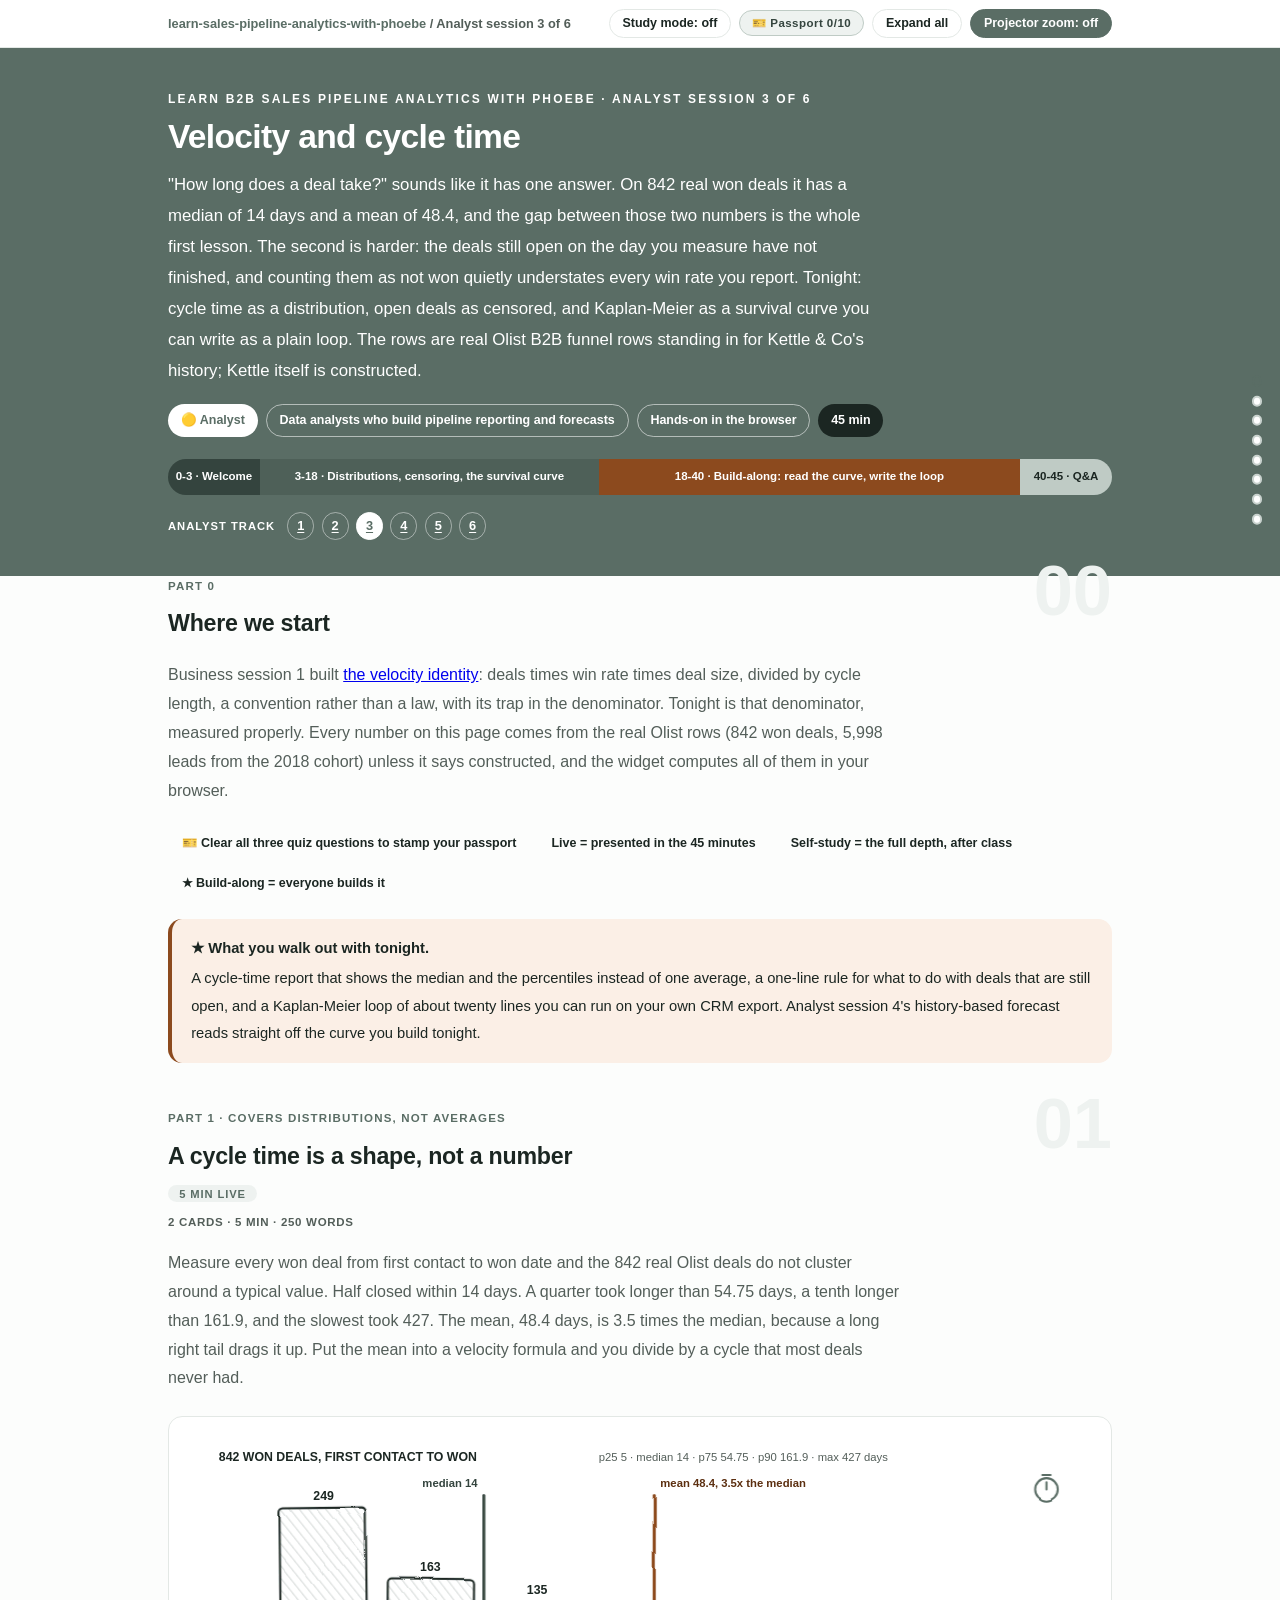
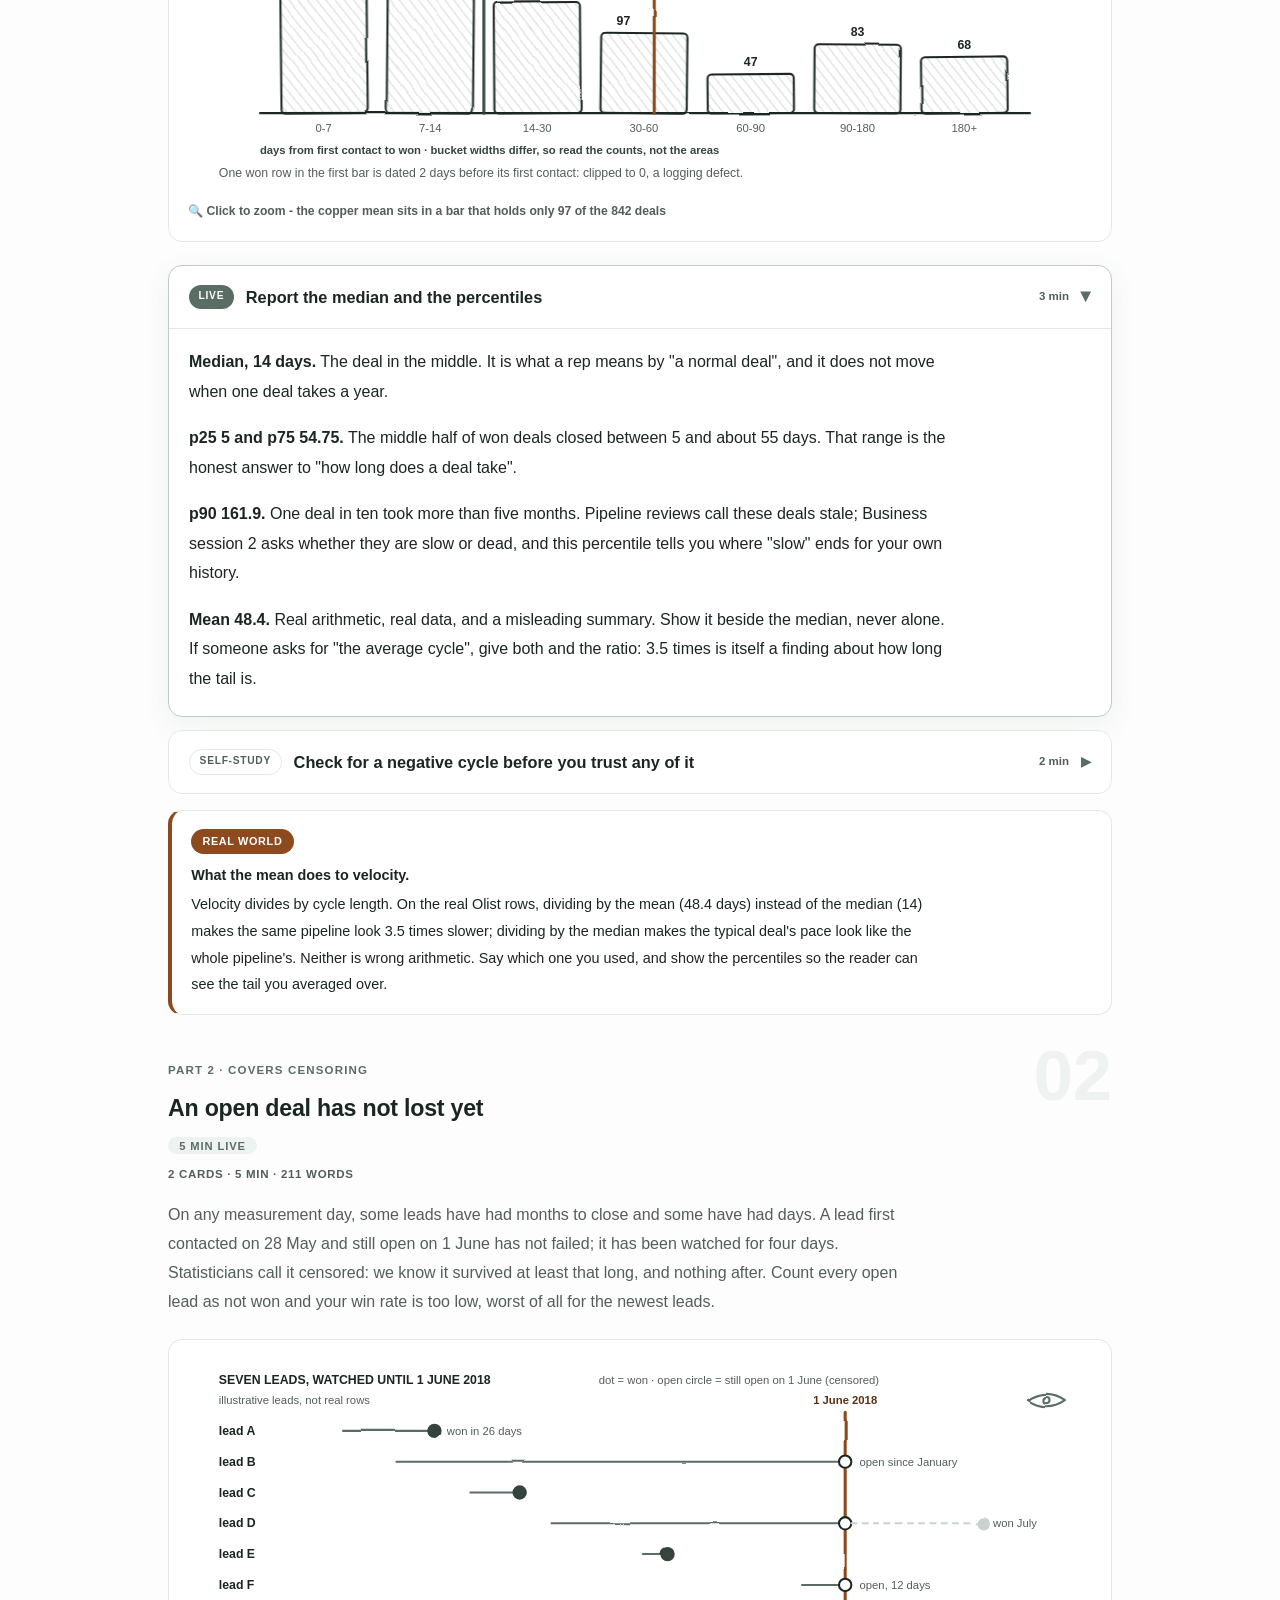
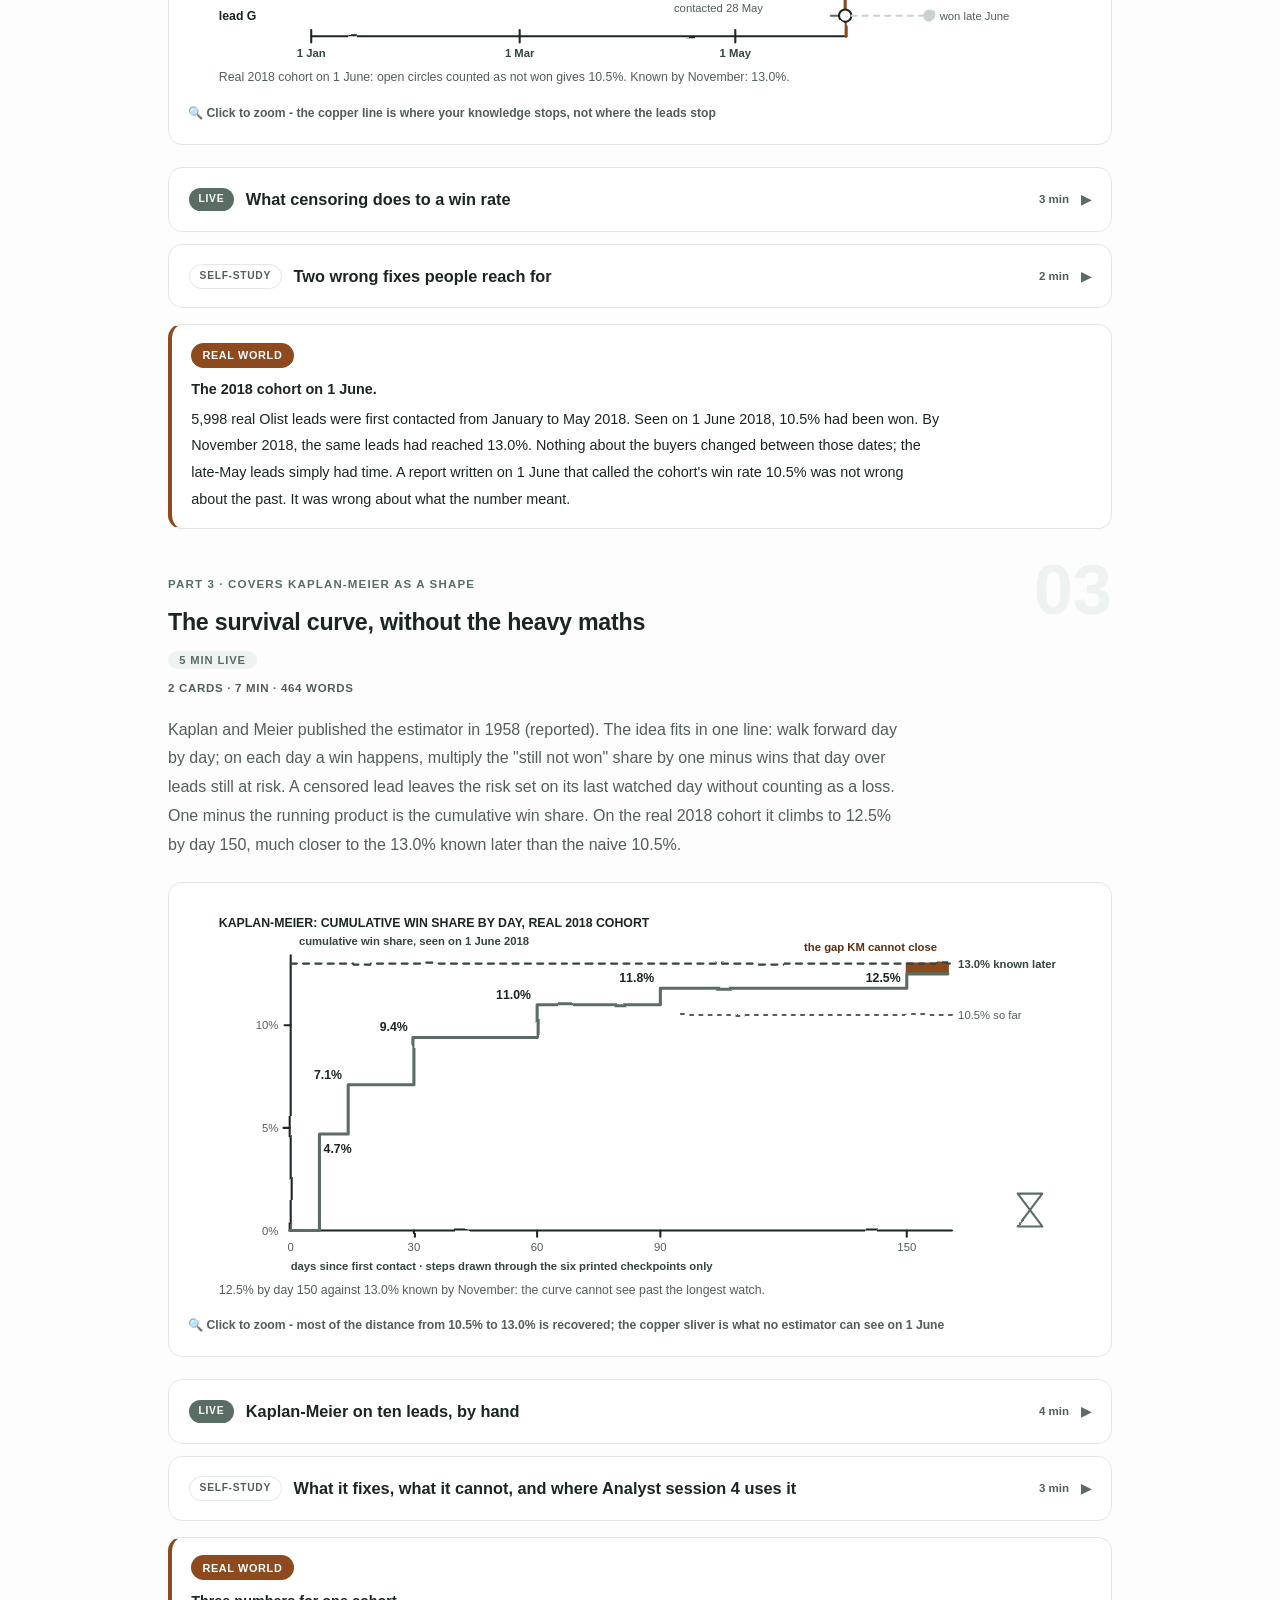
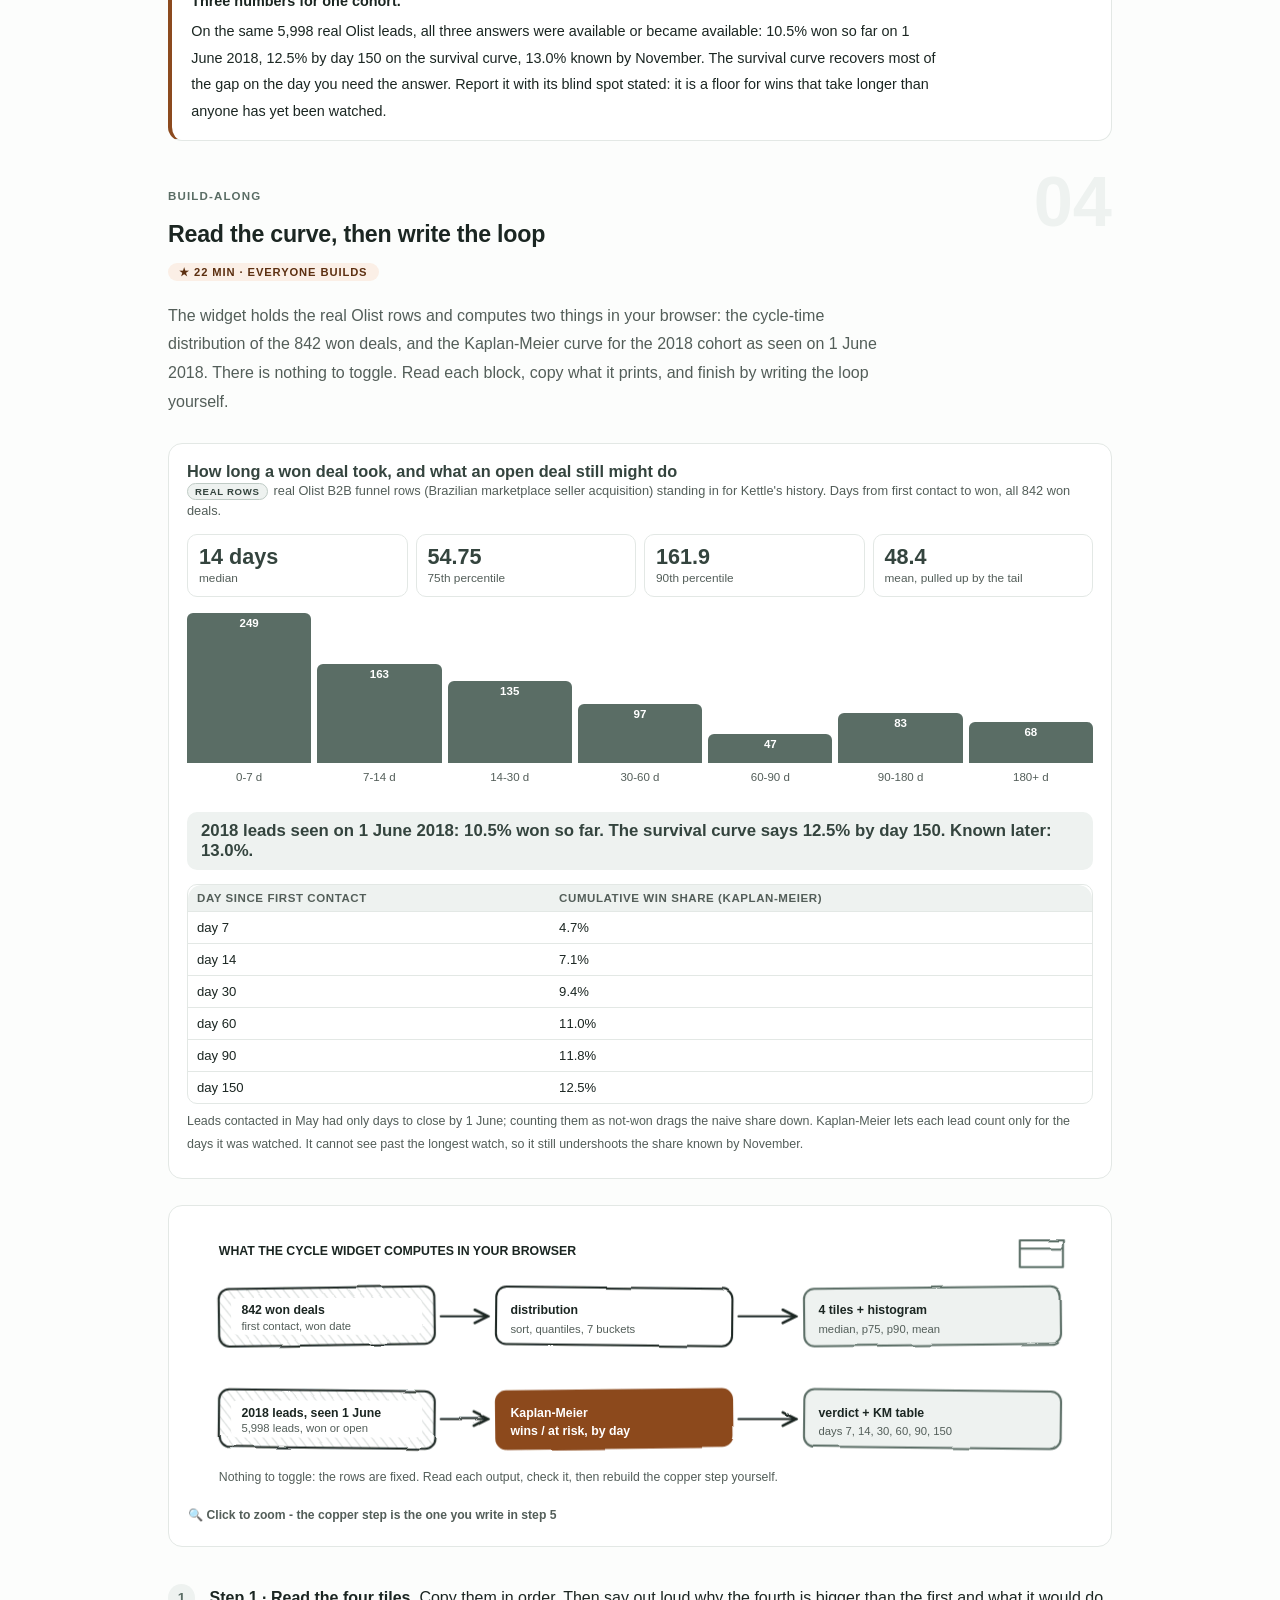
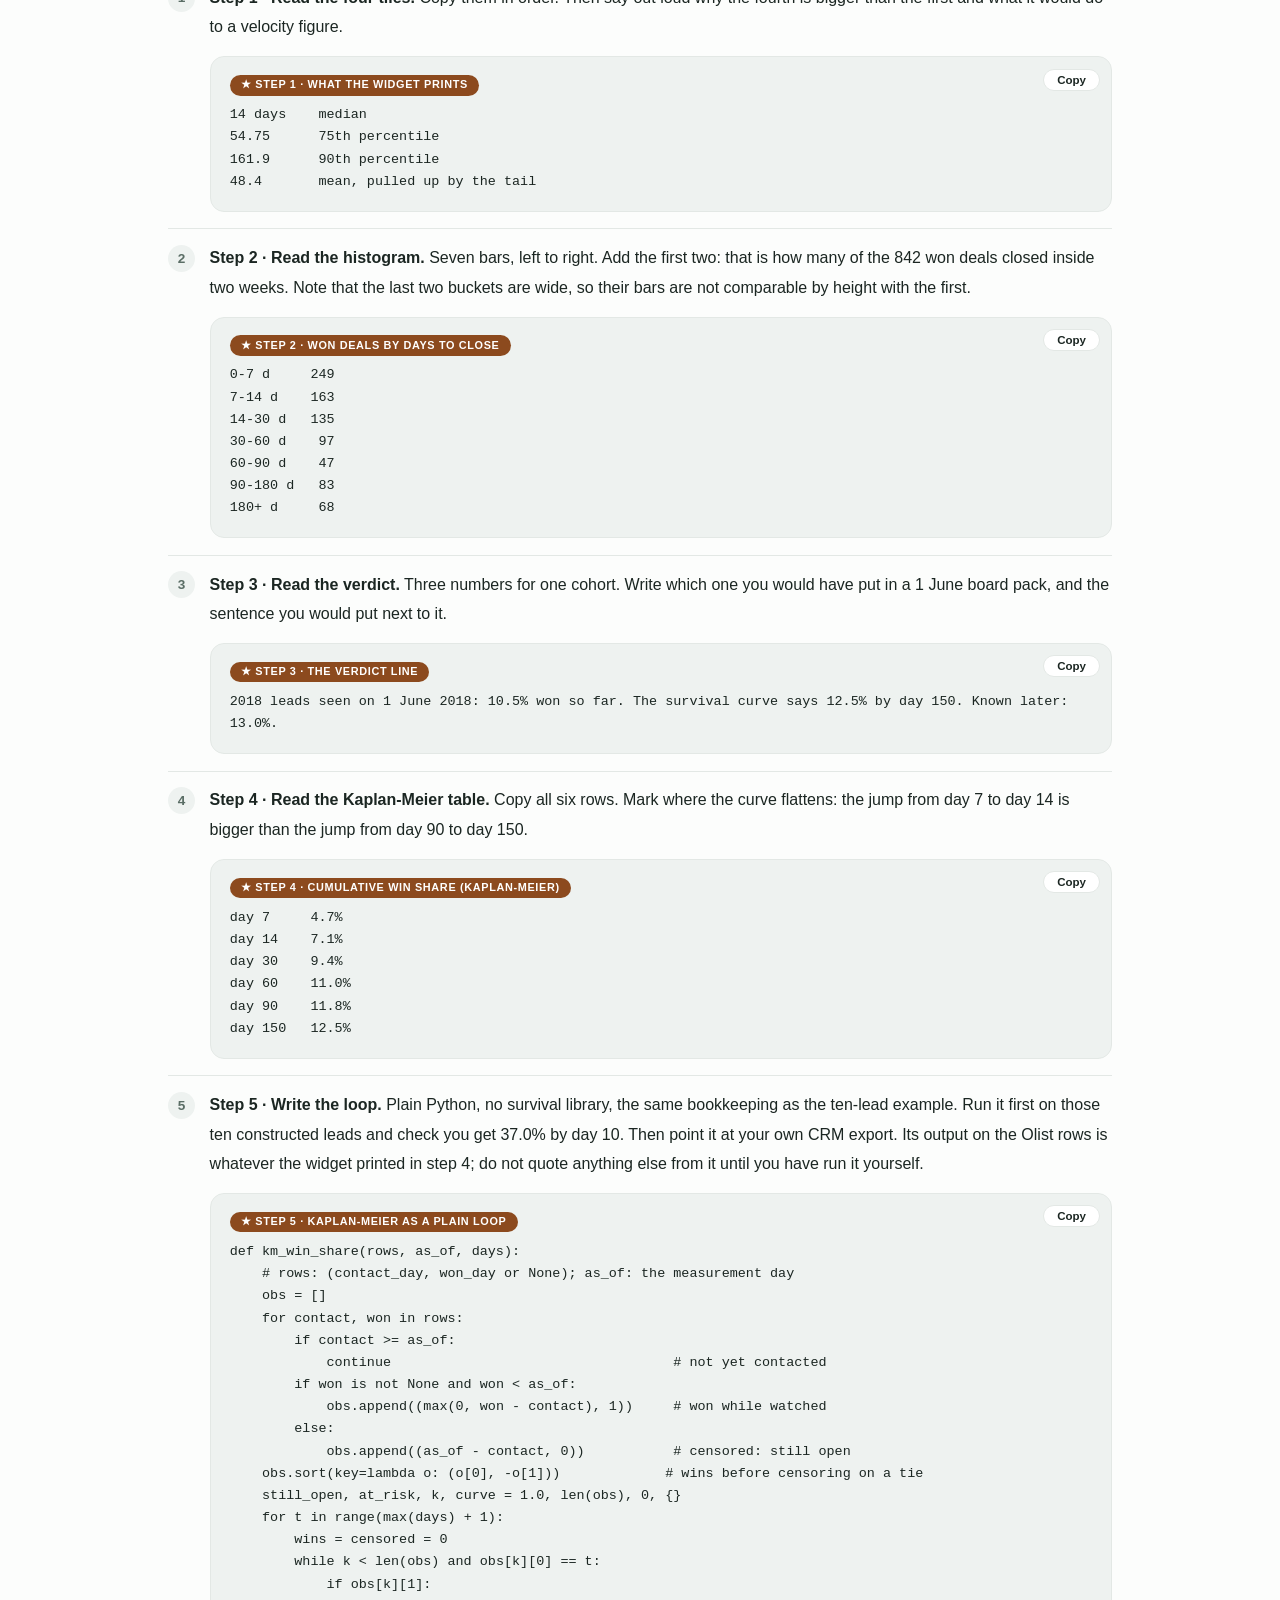
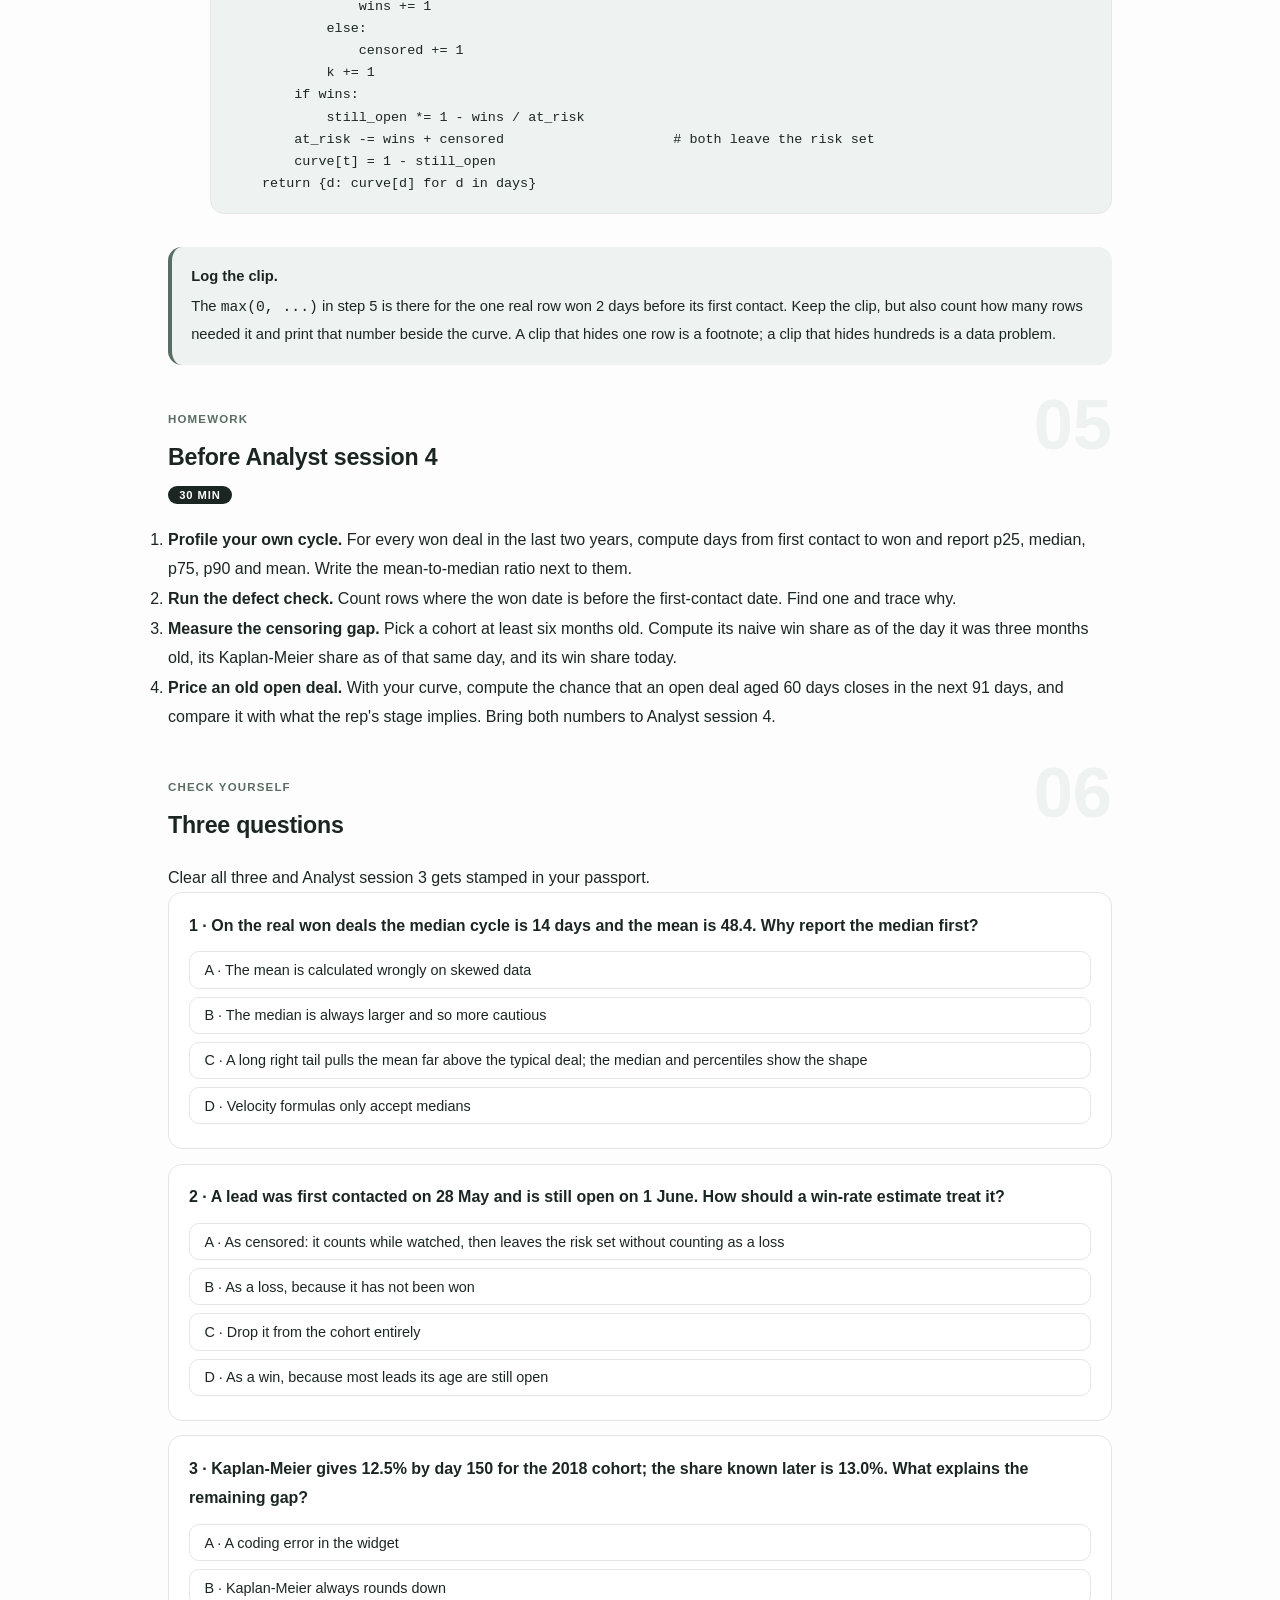
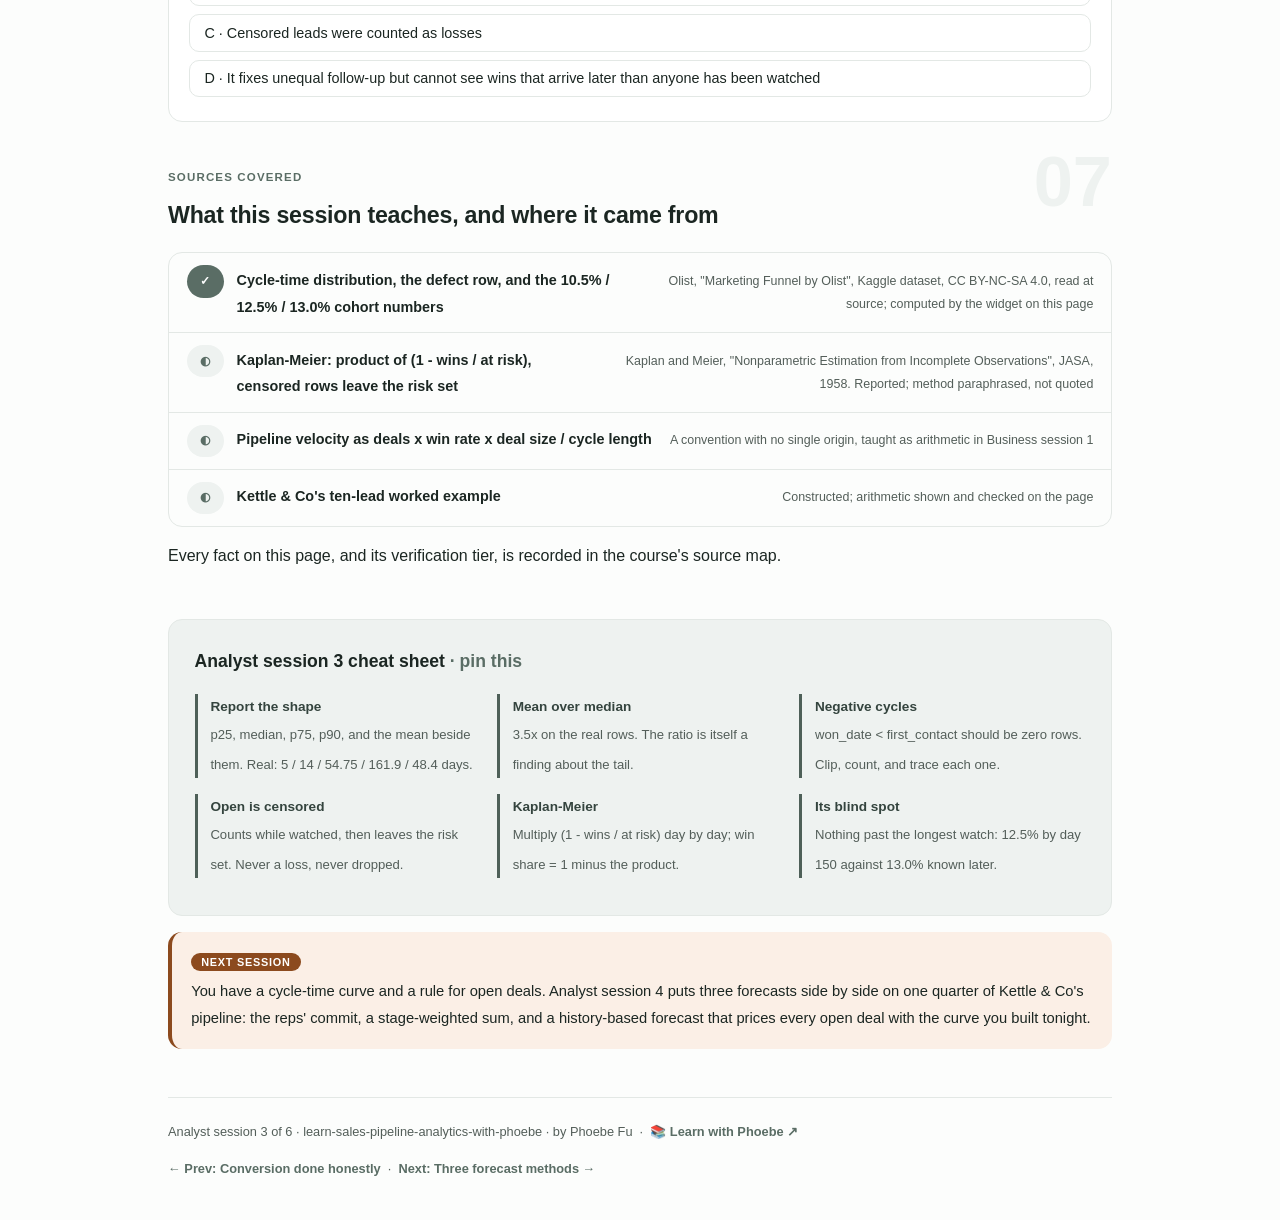
<file: courses/a3-velocity-and-cycle-time.html>
<!DOCTYPE html>
<html lang="en">
<head>
<meta charset="UTF-8">
<meta name="viewport" content="width=device-width, initial-scale=1.0">
<!-- social:start -->
<meta name="description" content="Analyst session 3 of 6. Velocity and cycle time: why a cycle time is a distribution and not an average, why open deals are censored rather than lost, and Kaplan-Meier as a shape that lets every lead count only for the days it was watched. Hands-on in the browser on 842 real won deals.">
<meta property="og:type" content="article">
<meta property="og:site_name" content="Learn with Phoebe">
<meta property="og:title" content="Velocity and cycle time - learn sales pipeline analytics with phoebe">
<meta property="og:description" content="Analyst session 3 of 6. Median 14 days, mean 48.4: report the distribution, treat open deals as censored, and read a survival curve.">
<meta property="og:url" content="https://phoebefu6.github.io/learn-sales-pipeline-analytics-with-phoebe/courses/a3-velocity-and-cycle-time.html">
<meta property="og:image" content="https://phoebefu6.github.io/learn-sales-pipeline-analytics-with-phoebe/assets/og-cover.png">
<meta property="og:image:width" content="1200">
<meta property="og:image:height" content="630">
<meta name="twitter:card" content="summary_large_image">
<meta name="twitter:title" content="Velocity and cycle time - learn sales pipeline analytics with phoebe">
<meta name="twitter:description" content="Analyst session 3 of 6. Distributions, censoring, and a survival curve you can write as a plain loop.">
<meta name="twitter:image" content="https://phoebefu6.github.io/learn-sales-pipeline-analytics-with-phoebe/assets/og-cover.png">
<!-- social:end -->
<title>Analyst session 3 · Velocity and cycle time - learn sales pipeline analytics with phoebe</title>
<link rel="stylesheet" href="../assets/style.css?v=5">
</head>
<body>

<div class="toolbar">
  <div class="wrap">
    <span class="crumb"><a href="../index.html">learn-sales-pipeline-analytics-with-phoebe</a> / Analyst session 3 of 6</span>
    <button class="btn" id="toggle-all" type="button">Expand all</button>
    <button class="btn primary" id="zoom-toggle" type="button">Projector zoom: off</button>
  </div>
</div>

<header class="masthead">
  <div class="wrap">
    <div class="eyebrow">Learn B2B Sales Pipeline Analytics with Phoebe · Analyst session 3 of 6</div>
    <h1>Velocity and <span class="accent">cycle time</span></h1>
    <p class="sub">"How long does a deal take?" sounds like it has one answer. On 842 real won deals it has a median of 14 days and a mean of 48.4, and the gap between those two numbers is the whole first lesson. The second is harder: the deals still open on the day you measure have not finished, and counting them as not won quietly understates every win rate you report. Tonight: cycle time as a distribution, open deals as censored, and Kaplan-Meier as a survival curve you can write as a plain loop. The rows are real Olist B2B funnel rows standing in for Kettle &amp; Co's history; Kettle itself is constructed.</p>
    <div class="chip-row">
      <span class="chip level">🟡 Analyst</span>
      <span class="chip audience">Data analysts who build pipeline reporting and forecasts</span>
      <span class="chip audience">Hands-on in the browser</span>
      <span class="chip time">45 min</span>
    </div>
    <div class="agenda">
      <span class="a1" style="flex:1">0-3 · Welcome</span>
      <span class="a2" style="flex:4">3-18 · Distributions, censoring, the survival curve</span>
      <span class="a3" style="flex:5">18-40 · Build-along: read the curve, write the loop</span>
      <span class="a4" style="flex:1">40-45 · Q&amp;A</span>
    </div>
  </div>
</header>

<main class="wrap">

  <section class="section" id="intro">
    <div class="section-kicker">
      <span class="klabel">Part 0</span>
      <h2>Where we start</h2>
    </div>
    <p class="lede">Business session 1 built <a href="b1-what-a-pipeline-proves.html">the velocity identity</a>: deals times win rate times deal size, divided by cycle length, a convention rather than a law, with its trap in the denominator. Tonight is that denominator, measured properly. Every number on this page comes from the real Olist rows (842 won deals, 5,998 leads from the 2018 cohort) unless it says constructed, and the widget computes all of them in your browser.</p>

    <div class="legend">
      <span class="pill">🎫 Clear all three quiz questions to stamp your passport</span>
      <span class="pill">Live = presented in the 45 minutes</span>
      <span class="pill">Self-study = the full depth, after class</span>
      <span class="pill">★ Build-along = everyone builds it</span>
    </div>

    <div class="callout win">
      <p><strong>★ What you walk out with tonight.</strong> A cycle-time report that shows the median and the percentiles instead of one average, a one-line rule for what to do with deals that are still open, and a Kaplan-Meier loop of about twenty lines you can run on your own CRM export. Analyst session 4's history-based forecast reads straight off the curve you build tonight.</p>
    </div>
  </section>

  <section class="section" id="part-1">
    <div class="section-kicker">
      <span class="klabel">Part 1 · covers distributions, not averages</span>
      <h2>A cycle time is a shape, not a number</h2>
      <span class="tag concept">5 min live</span>
    </div>
    <p class="lede">Measure every won deal from first contact to won date and the 842 real Olist deals do not cluster around a typical value. Half closed within 14 days. A quarter took longer than 54.75 days, a tenth longer than 161.9, and the slowest took 427. The mean, 48.4 days, is 3.5 times the median, because a long right tail drags it up. Put the mean into a velocity formula and you divide by a cycle that most deals never had.</p>

    <figure class="zoomable">
      <svg viewBox="0 0 880 345" xmlns="http://www.w3.org/2000/svg" role="img" aria-label="Hand-drawn histogram of 842 real won deals by days from first contact to won. Bars: 0 to 7 days 249, 7 to 14 days 163, 14 to 30 days 135, 30 to 60 days 97, 60 to 90 days 47, 90 to 180 days 83, 180 days and over 68. A median marker at 14 days sits between the second and third bars; a copper mean marker at 48.4 days sits inside the 30 to 60 day bar. Bucket widths differ.">
        <defs>
          <filter id="a3aSk" x="-3%" y="-3%" width="106%" height="106%"><feTurbulence type="fractalNoise" baseFrequency="0.02" numOctaves="2" seed="37" result="n"/><feDisplacementMap in="SourceGraphic" in2="n" scale="2.4" xChannelSelector="R" yChannelSelector="G"/></filter>
          <pattern id="a3aHc" patternUnits="userSpaceOnUse" width="7" height="7" patternTransform="rotate(-38)"><line x1="0" y1="0" x2="0" y2="7" stroke="#5A6D65" stroke-width="1" opacity=".5"/></pattern>
          <marker id="a3aAr" viewBox="0 0 10 10" refX="9" refY="5" markerWidth="8" markerHeight="8" orient="auto"><path d="M1 1 L9 5 L1 9" fill="none" stroke="#1B2622" stroke-width="1.6" stroke-linecap="round"/></marker>
        </defs>
        <style>
          .a3aH { font: 800 12px Inter, sans-serif; fill: #1B2622; }
          .a3aL { font: 600 12px Inter, sans-serif; fill: #1B2622; }
          .a3aS { font: 400 11px Inter, sans-serif; fill: #535E59; }
          .a3aB { font: 800 11px Inter, sans-serif; fill: #5C2F10; }
          .a3aA { font: 700 11px Inter, sans-serif; fill: #34443E; }
          .a3aN { font: 400 12px Inter, sans-serif; fill: #535E59; }
        </style>

        <text class="a3aH" x="30" y="24">842 WON DEALS, FIRST CONTACT TO WON</text>
        <text class="a3aS" x="400" y="24">p25 5 · median 14 · p75 54.75 · p90 161.9 · max 427 days</text>

        <g filter="url(#a3aSk)" fill="none" stroke="#1B2622" stroke-width="2" stroke-linecap="round" stroke-linejoin="round">
          <path d="M70 270 L820 270"/>
          <rect x="90" y="70" width="84" height="200" rx="4" transform="rotate(-0.6 132 170)" fill="url(#a3aHc)"/>
          <rect x="194" y="139" width="84" height="131" rx="4" transform="rotate(0.5 236 204)" fill="url(#a3aHc)"/>
          <rect x="298" y="162" width="84" height="108" rx="4" transform="rotate(-0.4 340 216)" fill="url(#a3aHc)"/>
          <rect x="402" y="192" width="84" height="78" rx="4" transform="rotate(0.6 444 231)" fill="url(#a3aHc)"/>
          <rect x="506" y="232" width="84" height="38" rx="4" transform="rotate(-0.5 548 251)" fill="url(#a3aHc)"/>
          <rect x="610" y="203" width="84" height="67" rx="4" transform="rotate(0.4 652 236)" fill="url(#a3aHc)"/>
          <rect x="714" y="215" width="84" height="55" rx="4" transform="rotate(-0.6 756 242)" fill="url(#a3aHc)"/>
          <path d="M288 58 L288 270" stroke="#34443E" stroke-width="3"/>
          <path d="M454 58 L454 270" stroke="#8C4A1E" stroke-width="3"/>
          <!-- doodle: a stopwatch -->
          <circle cx="836" cy="52" r="11" stroke="#5A6D65"/>
          <path d="M836 52 L836 45 M832 38 L840 38" stroke="#5A6D65"/>
        </g>

        <text class="a3aA" x="282" y="50" text-anchor="end">median 14</text>
        <text class="a3aB" x="460" y="50">mean 48.4, 3.5x the median</text>

        <text class="a3aL" x="132" y="62" text-anchor="middle">249</text>
        <text class="a3aL" x="236" y="131" text-anchor="middle">163</text>
        <text class="a3aL" x="340" y="154" text-anchor="middle">135</text>
        <text class="a3aL" x="424" y="184" text-anchor="middle">97</text>
        <text class="a3aL" x="548" y="224" text-anchor="middle">47</text>
        <text class="a3aL" x="652" y="195" text-anchor="middle">83</text>
        <text class="a3aL" x="756" y="207" text-anchor="middle">68</text>

        <text class="a3aS" x="132" y="288" text-anchor="middle">0-7</text>
        <text class="a3aS" x="236" y="288" text-anchor="middle">7-14</text>
        <text class="a3aS" x="340" y="288" text-anchor="middle">14-30</text>
        <text class="a3aS" x="444" y="288" text-anchor="middle">30-60</text>
        <text class="a3aS" x="548" y="288" text-anchor="middle">60-90</text>
        <text class="a3aS" x="652" y="288" text-anchor="middle">90-180</text>
        <text class="a3aS" x="756" y="288" text-anchor="middle">180+</text>
        <text class="a3aA" x="70" y="310">days from first contact to won · bucket widths differ, so read the counts, not the areas</text>

        <text class="a3aN" x="30" y="332">One won row in the first bar is dated 2 days before its first contact: clipped to 0, a logging defect.</text>
      </svg>
      <figcaption>🔍 Click to zoom - the copper mean sits in a bar that holds only 97 of the 842 deals</figcaption>
    </figure>

    <details class="card" open>
      <summary><span class="mode live">Live</span>Report the median and the percentiles<span class="mini">3 min</span><span class="caret">▶</span></summary>
      <div class="body">
        <p><strong>Median, 14 days.</strong> The deal in the middle. It is what a rep means by "a normal deal", and it does not move when one deal takes a year.</p>
        <p><strong>p25 5 and p75 54.75.</strong> The middle half of won deals closed between 5 and about 55 days. That range is the honest answer to "how long does a deal take".</p>
        <p><strong>p90 161.9.</strong> One deal in ten took more than five months. Pipeline reviews call these deals stale; Business session 2 asks whether they are slow or dead, and this percentile tells you where "slow" ends for your own history.</p>
        <p><strong>Mean 48.4.</strong> Real arithmetic, real data, and a misleading summary. Show it beside the median, never alone. If someone asks for "the average cycle", give both and the ratio: 3.5 times is itself a finding about how long the tail is.</p>
      </div>
    </details>

    <details class="card">
      <summary><span class="mode self">Self-study</span>Check for a negative cycle before you trust any of it<span class="mini">2 min</span><span class="caret">▶</span></summary>
      <div class="body">
        <p>One of the 842 won rows carries a won date 2 days before its first-contact date. A deal cannot close before anyone spoke to the buyer, so this is a logging defect: a back-filled contact date, a lead re-created after the deal, or two systems with different clocks. The widget clips it to 0 so it cannot drag the quantiles below zero, and it sits in the first bar.</p>
        <p>Run the same check on your own export: <code>won_date &lt; first_contact_date</code> should return zero rows. If it returns many, the contact date is being overwritten (Analyst session 1's problem again) and your cycle times are measuring the overwrite, not the buyer.</p>
      </div>
    </details>

    <div class="callout example">
      <span class="ex-pill">Real world</span>
      <p><strong>What the mean does to velocity.</strong> Velocity divides by cycle length. On the real Olist rows, dividing by the mean (48.4 days) instead of the median (14) makes the same pipeline look 3.5 times slower; dividing by the median makes the typical deal's pace look like the whole pipeline's. Neither is wrong arithmetic. Say which one you used, and show the percentiles so the reader can see the tail you averaged over.</p>
    </div>
  </section>

  <section class="section" id="part-2">
    <div class="section-kicker">
      <span class="klabel">Part 2 · covers censoring</span>
      <h2>An open deal has not lost yet</h2>
      <span class="tag concept">5 min live</span>
    </div>
    <p class="lede">On any measurement day, some leads have had months to close and some have had days. A lead first contacted on 28 May and still open on 1 June has not failed; it has been watched for four days. Statisticians call it censored: we know it survived at least that long, and nothing after. Count every open lead as not won and your win rate is too low, worst of all for the newest leads.</p>

    <figure class="zoomable">
      <svg viewBox="0 0 880 325" xmlns="http://www.w3.org/2000/svg" role="img" aria-label="Seven illustrative leads drawn as horizontal lines from their first-contact date. Three end in a solid dot: won before 1 June. Four reach a copper vertical line at 1 June 2018 and end in an open circle: still open, censored. Two of the censored leads continue as faint dashed lines past the cut to a dot later in June and July: they were won later, which the 1 June view cannot see. The lead contacted on 28 May has only four days of line before the cut.">
        <defs>
          <filter id="a3bSk" x="-3%" y="-3%" width="106%" height="106%"><feTurbulence type="fractalNoise" baseFrequency="0.02" numOctaves="2" seed="43" result="n"/><feDisplacementMap in="SourceGraphic" in2="n" scale="2.4" xChannelSelector="R" yChannelSelector="G"/></filter>
          <pattern id="a3bHc" patternUnits="userSpaceOnUse" width="7" height="7" patternTransform="rotate(-38)"><line x1="0" y1="0" x2="0" y2="7" stroke="#5A6D65" stroke-width="1" opacity=".5"/></pattern>
          <marker id="a3bAr" viewBox="0 0 10 10" refX="9" refY="5" markerWidth="8" markerHeight="8" orient="auto"><path d="M1 1 L9 5 L1 9" fill="none" stroke="#1B2622" stroke-width="1.6" stroke-linecap="round"/></marker>
        </defs>
        <style>
          .a3bH { font: 800 12px Inter, sans-serif; fill: #1B2622; }
          .a3bL { font: 600 12px Inter, sans-serif; fill: #1B2622; }
          .a3bS { font: 400 11px Inter, sans-serif; fill: #535E59; }
          .a3bB { font: 800 11px Inter, sans-serif; fill: #5C2F10; }
          .a3bA { font: 700 11px Inter, sans-serif; fill: #34443E; }
          .a3bN { font: 400 12px Inter, sans-serif; fill: #535E59; }
        </style>

        <text class="a3bH" x="30" y="24">SEVEN LEADS, WATCHED UNTIL 1 JUNE 2018</text>
        <text class="a3bS" x="400" y="24">dot = won · open circle = still open on 1 June (censored)</text>
        <text class="a3bS" x="30" y="44">illustrative leads, not real rows</text>
        <text class="a3bB" x="640" y="44" text-anchor="middle">1 June 2018</text>

        <g filter="url(#a3bSk)" fill="none" stroke="#1B2622" stroke-width="2" stroke-linecap="round" stroke-linejoin="round">
          <path d="M120 270 L640 270"/>
          <path d="M120 264 L120 276 M323 264 L323 276 M533 264 L533 276"/>
          <path d="M640 52 L640 270" stroke="#8C4A1E" stroke-width="3"/>
          <path d="M151 70 L234 70" stroke="#5A6D65"/>
          <circle cx="240" cy="70" r="6" fill="#34443E" stroke="#34443E"/>
          <path d="M203 100 L634 100" stroke="#5A6D65"/>
          <circle cx="640" cy="100" r="6" fill="#FFFFFF"/>
          <path d="M275 130 L317 130" stroke="#5A6D65"/>
          <circle cx="323" cy="130" r="6" fill="#34443E" stroke="#34443E"/>
          <path d="M354 160 L634 160" stroke="#5A6D65"/>
          <circle cx="640" cy="160" r="6" fill="#FFFFFF"/>
          <path d="M646 160 L768 160" stroke="#C9D2CE" stroke-dasharray="5 6"/>
          <circle cx="774" cy="160" r="5" fill="#C9D2CE" stroke="#C9D2CE"/>
          <path d="M443 190 L461 190" stroke="#5A6D65"/>
          <circle cx="467" cy="190" r="6" fill="#34443E" stroke="#34443E"/>
          <path d="M598 220 L634 220" stroke="#5A6D65"/>
          <circle cx="640" cy="220" r="6" fill="#FFFFFF"/>
          <path d="M626 250 L634 250" stroke="#5A6D65"/>
          <circle cx="640" cy="250" r="6" fill="#FFFFFF"/>
          <path d="M646 250 L716 250" stroke="#C9D2CE" stroke-dasharray="5 6"/>
          <circle cx="722" cy="250" r="5" fill="#C9D2CE" stroke="#C9D2CE"/>
          <!-- doodle: an eye, the watcher -->
          <path d="M818 40 Q836 28 854 40 Q836 52 818 40 Z" stroke="#5A6D65"/>
          <circle cx="836" cy="40" r="3" stroke="#5A6D65"/>
        </g>

        <text class="a3bL" x="30" y="74">lead A</text>
        <text class="a3bL" x="30" y="104">lead B</text>
        <text class="a3bL" x="30" y="134">lead C</text>
        <text class="a3bL" x="30" y="164">lead D</text>
        <text class="a3bL" x="30" y="194">lead E</text>
        <text class="a3bL" x="30" y="224">lead F</text>
        <text class="a3bL" x="30" y="254">lead G</text>

        <text class="a3bS" x="252" y="74">won in 26 days</text>
        <text class="a3bS" x="654" y="104">open since January</text>
        <text class="a3bS" x="784" y="164">won July</text>
        <text class="a3bS" x="654" y="224">open, 12 days</text>
        <text class="a3bS" x="560" y="246" text-anchor="end">contacted 28 May</text>
        <text class="a3bS" x="732" y="254">won late June</text>

        <text class="a3bA" x="120" y="290" text-anchor="middle">1 Jan</text>
        <text class="a3bA" x="323" y="290" text-anchor="middle">1 Mar</text>
        <text class="a3bA" x="533" y="290" text-anchor="middle">1 May</text>

        <text class="a3bN" x="30" y="314">Real 2018 cohort on 1 June: open circles counted as not won gives 10.5%. Known by November: 13.0%.</text>
      </svg>
      <figcaption>🔍 Click to zoom - the copper line is where your knowledge stops, not where the leads stop</figcaption>
    </figure>

    <details class="card">
      <summary><span class="mode live">Live</span>What censoring does to a win rate<span class="mini">3 min</span><span class="caret">▶</span></summary>
      <div class="body">
        <p><strong>The naive share.</strong> Wins so far divided by all leads. Every open lead counts as a loss, including one contacted yesterday.</p>
        <p><strong>Why it is biased downwards.</strong> A lead's chance of having won by the measurement day depends on how long it has been watched. The newer the cohort, the bigger the understatement. Analyst session 2's May 2018 cohort looks weaker partly for this reason, and partly because it really did convert worse; censoring is the reason you cannot tell the two apart on 1 June.</p>
        <p><strong>The rule.</strong> An open deal contributes the days it was watched, and nothing about the days it was not. It is neither a win nor a loss. Kaplan-Meier, in Part 3, is the bookkeeping that follows this rule.</p>
      </div>
    </details>

    <details class="card">
      <summary><span class="mode self">Self-study</span>Two wrong fixes people reach for<span class="mini">2 min</span><span class="caret">▶</span></summary>
      <div class="body">
        <p><strong>Drop the open leads.</strong> Then the cohort holds only won deals and leads you have already written off, and the win rate jumps far too high. It is survivorship in a different coat, the same trap as Olist's won-only closed-deal table in Analyst session 2.</p>
        <p><strong>Wait until everything has closed.</strong> Honest, and useless for a forecast: on 1 June 2018 the 13.0% was not knowable for another five months. You need an estimate on the day you have to decide, which is what a survival curve gives you.</p>
      </div>
    </details>

    <div class="callout example">
      <span class="ex-pill">Real world</span>
      <p><strong>The 2018 cohort on 1 June.</strong> 5,998 real Olist leads were first contacted from January to May 2018. Seen on 1 June 2018, 10.5% had been won. By November 2018, the same leads had reached 13.0%. Nothing about the buyers changed between those dates; the late-May leads simply had time. A report written on 1 June that called the cohort's win rate 10.5% was not wrong about the past. It was wrong about what the number meant.</p>
    </div>
  </section>

  <section class="section" id="part-3">
    <div class="section-kicker">
      <span class="klabel">Part 3 · covers Kaplan-Meier as a shape</span>
      <h2>The survival curve, without the heavy maths</h2>
      <span class="tag concept">5 min live</span>
    </div>
    <p class="lede">Kaplan and Meier published the estimator in 1958 (reported). The idea fits in one line: walk forward day by day; on each day a win happens, multiply the "still not won" share by one minus wins that day over leads still at risk. A censored lead leaves the risk set on its last watched day without counting as a loss. One minus the running product is the cumulative win share. On the real 2018 cohort it climbs to 12.5% by day 150, much closer to the 13.0% known later than the naive 10.5%.</p>

    <figure class="zoomable">
      <svg viewBox="0 0 880 392" xmlns="http://www.w3.org/2000/svg" role="img" aria-label="Hand-drawn Kaplan-Meier step curve of cumulative win share for the real 2018 cohort seen on 1 June 2018, drawn through six printed checkpoints: day 7 4.7 percent, day 14 7.1, day 30 9.4, day 60 11.0, day 90 11.8, day 150 12.5. A dashed line marks 13.0 percent, the share known by November; a shorter dashed line marks 10.5 percent, won so far on 1 June. A small copper band between 12.5 and 13.0 at the right marks the gap the curve cannot close.">
        <defs>
          <filter id="a3cSk" x="-3%" y="-3%" width="106%" height="106%"><feTurbulence type="fractalNoise" baseFrequency="0.02" numOctaves="2" seed="53" result="n"/><feDisplacementMap in="SourceGraphic" in2="n" scale="2.4" xChannelSelector="R" yChannelSelector="G"/></filter>
          <pattern id="a3cHc" patternUnits="userSpaceOnUse" width="7" height="7" patternTransform="rotate(-38)"><line x1="0" y1="0" x2="0" y2="7" stroke="#5A6D65" stroke-width="1" opacity=".5"/></pattern>
          <marker id="a3cAr" viewBox="0 0 10 10" refX="9" refY="5" markerWidth="8" markerHeight="8" orient="auto"><path d="M1 1 L9 5 L1 9" fill="none" stroke="#1B2622" stroke-width="1.6" stroke-linecap="round"/></marker>
        </defs>
        <style>
          .a3cH { font: 800 12px Inter, sans-serif; fill: #1B2622; }
          .a3cL { font: 600 12px Inter, sans-serif; fill: #1B2622; }
          .a3cS { font: 400 11px Inter, sans-serif; fill: #535E59; }
          .a3cB { font: 800 11px Inter, sans-serif; fill: #5C2F10; }
          .a3cA { font: 700 11px Inter, sans-serif; fill: #34443E; }
          .a3cN { font: 400 12px Inter, sans-serif; fill: #535E59; }
        </style>

        <text class="a3cH" x="30" y="24">KAPLAN-MEIER: CUMULATIVE WIN SHARE BY DAY, REAL 2018 COHORT</text>
        <text class="a3cA" x="108" y="42">cumulative win share, seen on 1 June 2018</text>
        <text class="a3cB" x="600" y="48">the gap KM cannot close</text>

        <g filter="url(#a3cSk)" fill="none" stroke="#1B2622" stroke-width="2" stroke-linecap="round" stroke-linejoin="round">
          <path d="M100 52 L100 320 L744 320"/>
          <path d="M94 220 L100 220 M94 120 L100 120"/>
          <path d="M220 320 L220 326 M340 320 L340 326 M460 320 L460 326 M700 320 L700 326"/>
          <rect x="700" y="60" width="40" height="10" fill="#8C4A1E" stroke="#8C4A1E"/>
          <path d="M100 60 L744 60" stroke="#34443E" stroke-dasharray="6 6"/>
          <path d="M480 110 L744 110" stroke="#535E59" stroke-dasharray="3 6"/>
          <path d="M100 320 L128 320 L128 226 L156 226 L156 178 L220 178 L220 132 L340 132 L340 100 L460 100 L460 84 L700 84 L700 70 L740 70" stroke="#5A6D65" stroke-width="3"/>
          <!-- doodle: an hourglass -->
          <path d="M808 284 L832 284 L808 316 L832 316 Z" stroke="#5A6D65"/>
        </g>

        <text class="a3cS" x="88" y="324" text-anchor="end">0%</text>
        <text class="a3cS" x="88" y="224" text-anchor="end">5%</text>
        <text class="a3cS" x="88" y="124" text-anchor="end">10%</text>

        <text class="a3cL" x="132" y="244">4.7%</text>
        <text class="a3cL" x="150" y="172" text-anchor="end">7.1%</text>
        <text class="a3cL" x="214" y="126" text-anchor="end">9.4%</text>
        <text class="a3cL" x="334" y="94" text-anchor="end">11.0%</text>
        <text class="a3cL" x="454" y="78" text-anchor="end">11.8%</text>
        <text class="a3cL" x="694" y="78" text-anchor="end">12.5%</text>

        <text class="a3cA" x="750" y="64">13.0% known later</text>
        <text class="a3cS" x="750" y="114">10.5% so far</text>

        <text class="a3cS" x="100" y="340" text-anchor="middle">0</text>
        <text class="a3cS" x="220" y="340" text-anchor="middle">30</text>
        <text class="a3cS" x="340" y="340" text-anchor="middle">60</text>
        <text class="a3cS" x="460" y="340" text-anchor="middle">90</text>
        <text class="a3cS" x="700" y="340" text-anchor="middle">150</text>
        <text class="a3cA" x="100" y="358">days since first contact · steps drawn through the six printed checkpoints only</text>

        <text class="a3cN" x="30" y="382">12.5% by day 150 against 13.0% known by November: the curve cannot see past the longest watch.</text>
      </svg>
      <figcaption>🔍 Click to zoom - most of the distance from 10.5% to 13.0% is recovered; the copper sliver is what no estimator can see on 1 June</figcaption>
    </figure>

    <details class="card">
      <summary><span class="mode live">Live</span>Kaplan-Meier on ten leads, by hand<span class="mini">4 min</span><span class="caret">▶</span></summary>
      <div class="body">
        <p><strong>Constructed Kettle &amp; Co example.</strong> Ten office-tea leads, watched until day 12. Three are won (on days 2, 5 and 10). Three stop being watched early because they arrived late (censored on days 3, 6 and 8). Four are still open at day 12.</p>
        <div class="prompt-box good"><span class="label">★ The arithmetic, constructed numbers</span>day 2:  10 at risk, 1 win    still-open share = 1 x (1 - 1/10)   = 0.9000
day 3:  1 censored, leaves      at risk now 10 - 1 - 1 = 8
day 5:  8 at risk, 1 win        0.9000 x (1 - 1/8)                  = 0.7875
day 6, day 8: 2 censored        at risk now 8 - 1 - 2 = 5
day 10: 5 at risk, 1 win        0.7875 x (1 - 1/5)                  = 0.6300
cumulative win share by day 10  = 1 - 0.6300 = 37.0%
naive share (wins / all leads)  = 3 / 10     = 30.0%</div>
        <p>Same three wins, two answers. The naive share treats the three late arrivals as losses; Kaplan-Meier lets each of them count only while it was watched. Check the risk set on each line: it shrinks by the wins and the censored leads of earlier days, and nothing else.</p>
      </div>
    </details>

    <details class="card">
      <summary><span class="mode self">Self-study</span>What it fixes, what it cannot, and where Analyst session 4 uses it<span class="mini">3 min</span><span class="caret">▶</span></summary>
      <div class="body">
        <p><strong>It fixes unequal follow-up.</strong> Leads watched for four days and leads watched for five months sit in one estimate without the short ones counting as losses.</p>
        <p><strong>It cannot see past the longest watch.</strong> On 1 June 2018 the oldest 2018 lead had been watched about five months, and nobody had been watched for a year. Wins that arrive later than anyone has been observed are invisible, which is why the curve stops at 12.5% by day 150 while the truth was 13.0%. It also assumes censoring tells you nothing about the lead: a lead dropped from the export because the rep gave up on it is not censored, it is a hidden loss.</p>
        <p><strong>The question a forecast needs.</strong> The same curve answers "an open deal is a days old; what is the chance it closes in the next 91 days?" as (S(a) minus S(a + 91)) divided by S(a), where S is the still-not-won share. In the ten-lead example, a lead aged 3 days has (0.9000 minus 0.6300) / 0.9000 = 30.0% chance of winning by day 10. On the real table, a lead aged 60 days moving to day 150 (90 days, close to a quarter): (0.890 minus 0.875) / 0.890, about 1.7%, our arithmetic on two rows of the widget's table. That is the engine of the history-based forecast in Analyst session 4: old open deals are worth very little, however confident the rep sounds.</p>
        <p>Survival models with covariates and time-series forecasting go well beyond this; <a href="https://phoebefu6.github.io/learn-timeseries-forecasting-with-phoebe/">Timeseries Forecasting</a> owns the models. Here the curve is a shape you can read and a loop you can write.</p>
      </div>
    </details>

    <div class="callout example">
      <span class="ex-pill">Real world</span>
      <p><strong>Three numbers for one cohort.</strong> On the same 5,998 real Olist leads, all three answers were available or became available: 10.5% won so far on 1 June 2018, 12.5% by day 150 on the survival curve, 13.0% known by November. The survival curve recovers most of the gap on the day you need the answer. Report it with its blind spot stated: it is a floor for wins that take longer than anyone has yet been watched.</p>
    </div>
  </section>

  <section class="section" id="demo-1">
    <div class="section-kicker">
      <span class="klabel">Build-along</span>
      <h2>Read the curve, then write the loop</h2>
      <span class="tag demo">★ 22 min · everyone builds</span>
    </div>
    <p class="lede">The widget holds the real Olist rows and computes two things in your browser: the cycle-time distribution of the 842 won deals, and the Kaplan-Meier curve for the 2018 cohort as seen on 1 June 2018. There is nothing to toggle. Read each block, copy what it prints, and finish by writing the loop yourself.</p>

    <div class="spa-widget" data-mode="cycle"></div>

    <figure class="zoomable">
      <svg viewBox="0 0 880 262" xmlns="http://www.w3.org/2000/svg" role="img" aria-label="A hand-drawn map of the cycle widget. Two hatched data boxes on the left: 842 won deals with first contact and won date, and the 5,998 leads of the 2018 cohort seen on 1 June, won or still open. The first feeds a distribution step (sort, quantiles, seven buckets) that prints four tiles and the histogram. The second feeds a copper Kaplan-Meier step (wins over at risk, by day) that prints the verdict line and the six-row table.">
        <defs>
          <filter id="a3dSk" x="-3%" y="-3%" width="106%" height="106%"><feTurbulence type="fractalNoise" baseFrequency="0.02" numOctaves="2" seed="59" result="n"/><feDisplacementMap in="SourceGraphic" in2="n" scale="2.4" xChannelSelector="R" yChannelSelector="G"/></filter>
          <pattern id="a3dHc" patternUnits="userSpaceOnUse" width="7" height="7" patternTransform="rotate(-38)"><line x1="0" y1="0" x2="0" y2="7" stroke="#5A6D65" stroke-width="1" opacity=".5"/></pattern>
          <marker id="a3dAr" viewBox="0 0 10 10" refX="9" refY="5" markerWidth="8" markerHeight="8" orient="auto"><path d="M1 1 L9 5 L1 9" fill="none" stroke="#1B2622" stroke-width="1.6" stroke-linecap="round"/></marker>
        </defs>
        <style>
          .a3dH { font: 800 12px Inter, sans-serif; fill: #1B2622; }
          .a3dL { font: 600 12px Inter, sans-serif; fill: #1B2622; }
          .a3dS { font: 400 11px Inter, sans-serif; fill: #535E59; }
          .a3dW { font: 800 12px Inter, sans-serif; fill: #FFFFFF; }
          .a3dN { font: 400 12px Inter, sans-serif; fill: #535E59; }
        </style>

        <text class="a3dH" x="30" y="28">WHAT THE CYCLE WIDGET COMPUTES IN YOUR BROWSER</text>

        <g filter="url(#a3dSk)" fill="none" stroke="#1B2622" stroke-width="2" stroke-linecap="round" stroke-linejoin="round">
          <rect x="30" y="60" width="210" height="56" rx="10" transform="rotate(-0.8 135 88)" fill="url(#a3dHc)"/>
          <rect x="30" y="160" width="210" height="56" rx="10" transform="rotate(0.6 135 188)" fill="url(#a3dHc)"/>
          <path d="M246 88 L292 88" marker-end="url(#a3dAr)"/>
          <path d="M246 188 L292 188" marker-end="url(#a3dAr)"/>
          <rect x="300" y="60" width="230" height="56" rx="10" transform="rotate(0.6 415 88)" fill="#FFFFFF"/>
          <rect x="300" y="160" width="230" height="56" rx="10" transform="rotate(-0.6 415 188)" fill="#8C4A1E" stroke="#8C4A1E"/>
          <path d="M536 88 L592 88" marker-end="url(#a3dAr)"/>
          <path d="M536 188 L592 188" marker-end="url(#a3dAr)"/>
          <rect x="600" y="60" width="250" height="56" rx="10" transform="rotate(-0.6 725 88)" fill="#EEF2F0" stroke="#5A6D65"/>
          <rect x="600" y="160" width="250" height="56" rx="10" transform="rotate(0.6 725 188)" fill="#EEF2F0" stroke="#5A6D65"/>
          <!-- doodle: a browser window -->
          <path d="M810 14 L852 14 L852 40 L810 40 Z M810 22 L852 22" stroke="#5A6D65"/>
        </g>

        <rect x="42" y="70" width="186" height="36" rx="6" fill="#FFFFFF"/>
        <rect x="42" y="170" width="186" height="36" rx="6" fill="#FFFFFF"/>

        <text class="a3dL" x="52" y="86">842 won deals</text>
        <text class="a3dS" x="52" y="101">first contact, won date</text>
        <text class="a3dL" x="52" y="186">2018 leads, seen 1 June</text>
        <text class="a3dS" x="52" y="201">5,998 leads, won or open</text>

        <text class="a3dL" x="314" y="86">distribution</text>
        <text class="a3dS" x="314" y="104">sort, quantiles, 7 buckets</text>
        <text class="a3dW" x="314" y="186">Kaplan-Meier</text>
        <text class="a3dW" x="314" y="204">wins / at risk, by day</text>

        <text class="a3dL" x="614" y="86">4 tiles + histogram</text>
        <text class="a3dS" x="614" y="104">median, p75, p90, mean</text>
        <text class="a3dL" x="614" y="186">verdict + KM table</text>
        <text class="a3dS" x="614" y="204">days 7, 14, 30, 60, 90, 150</text>

        <text class="a3dN" x="30" y="248">Nothing to toggle: the rows are fixed. Read each output, check it, then rebuild the copper step yourself.</text>
      </svg>
      <figcaption>🔍 Click to zoom - the copper step is the one you write in step 5</figcaption>
    </figure>

    <div class="steps">
      <div class="step">
        <p><strong>Step 1 · Read the four tiles.</strong> Copy them in order. Then say out loud why the fourth is bigger than the first and what it would do to a velocity figure.</p>
        <div class="prompt-box good"><span class="label">★ Step 1 · what the widget prints</span>14 days    median
54.75      75th percentile
161.9      90th percentile
48.4       mean, pulled up by the tail</div>
      </div>
      <div class="step">
        <p><strong>Step 2 · Read the histogram.</strong> Seven bars, left to right. Add the first two: that is how many of the 842 won deals closed inside two weeks. Note that the last two buckets are wide, so their bars are not comparable by height with the first.</p>
        <div class="prompt-box good"><span class="label">★ Step 2 · won deals by days to close</span>0-7 d     249
7-14 d    163
14-30 d   135
30-60 d    97
60-90 d    47
90-180 d   83
180+ d     68</div>
      </div>
      <div class="step">
        <p><strong>Step 3 · Read the verdict.</strong> Three numbers for one cohort. Write which one you would have put in a 1 June board pack, and the sentence you would put next to it.</p>
        <div class="prompt-box good"><span class="label">★ Step 3 · the verdict line</span>2018 leads seen on 1 June 2018: 10.5% won so far. The survival curve says 12.5% by day 150. Known later: 13.0%.</div>
      </div>
      <div class="step">
        <p><strong>Step 4 · Read the Kaplan-Meier table.</strong> Copy all six rows. Mark where the curve flattens: the jump from day 7 to day 14 is bigger than the jump from day 90 to day 150.</p>
        <div class="prompt-box good"><span class="label">★ Step 4 · cumulative win share (Kaplan-Meier)</span>day 7     4.7%
day 14    7.1%
day 30    9.4%
day 60    11.0%
day 90    11.8%
day 150   12.5%</div>
      </div>
      <div class="step">
        <p><strong>Step 5 · Write the loop.</strong> Plain Python, no survival library, the same bookkeeping as the ten-lead example. Run it first on those ten constructed leads and check you get 37.0% by day 10. Then point it at your own CRM export. Its output on the Olist rows is whatever the widget printed in step 4; do not quote anything else from it until you have run it yourself.</p>
        <div class="prompt-box good"><span class="label">★ Step 5 · Kaplan-Meier as a plain loop</span>def km_win_share(rows, as_of, days):
    # rows: (contact_day, won_day or None); as_of: the measurement day
    obs = []
    for contact, won in rows:
        if contact &gt;= as_of:
            continue                                   # not yet contacted
        if won is not None and won &lt; as_of:
            obs.append((max(0, won - contact), 1))     # won while watched
        else:
            obs.append((as_of - contact, 0))           # censored: still open
    obs.sort(key=lambda o: (o[0], -o[1]))             # wins before censoring on a tie
    still_open, at_risk, k, curve = 1.0, len(obs), 0, {}
    for t in range(max(days) + 1):
        wins = censored = 0
        while k &lt; len(obs) and obs[k][0] == t:
            if obs[k][1]:
                wins += 1
            else:
                censored += 1
            k += 1
        if wins:
            still_open *= 1 - wins / at_risk
        at_risk -= wins + censored                     # both leave the risk set
        curve[t] = 1 - still_open
    return {d: curve[d] for d in days}</div>
      </div>
    </div>

    <div class="callout tip">
      <p><strong>Log the clip.</strong> The <code>max(0, ...)</code> in step 5 is there for the one real row won 2 days before its first contact. Keep the clip, but also count how many rows needed it and print that number beside the curve. A clip that hides one row is a footnote; a clip that hides hundreds is a data problem.</p>
    </div>
  </section>

  <section class="section" id="exercise">
    <div class="section-kicker">
      <span class="klabel">Homework</span>
      <h2>Before Analyst session 4</h2>
      <span class="tag exercise">30 min</span>
    </div>
    <ol>
      <li><strong>Profile your own cycle.</strong> For every won deal in the last two years, compute days from first contact to won and report p25, median, p75, p90 and mean. Write the mean-to-median ratio next to them.</li>
      <li><strong>Run the defect check.</strong> Count rows where the won date is before the first-contact date. Find one and trace why.</li>
      <li><strong>Measure the censoring gap.</strong> Pick a cohort at least six months old. Compute its naive win share as of the day it was three months old, its Kaplan-Meier share as of that same day, and its win share today.</li>
      <li><strong>Price an old open deal.</strong> With your curve, compute the chance that an open deal aged 60 days closes in the next 91 days, and compare it with what the rep's stage implies. Bring both numbers to Analyst session 4.</li>
    </ol>
  </section>

  <section class="section" id="quiz">
    <div class="section-kicker">
      <span class="klabel">Check yourself</span>
      <h2>Three questions</h2>
    </div>
    <p>Clear all three and Analyst session 3 gets stamped in your passport.</p>

    <div class="quiz-q" data-answer="2">
      <p class="qtext">1 · On the real won deals the median cycle is 14 days and the mean is 48.4. Why report the median first?</p>
      <button class="qopt" type="button">A · The mean is calculated wrongly on skewed data</button>
      <button class="qopt" type="button">B · The median is always larger and so more cautious</button>
      <button class="qopt" type="button">C · A long right tail pulls the mean far above the typical deal; the median and percentiles show the shape</button>
      <button class="qopt" type="button">D · Velocity formulas only accept medians</button>
      <p class="qwhy">The mean is correct arithmetic but describes no typical deal: it sits in a bucket holding 97 of 842 deals. Show the median, the percentiles, and the mean beside them.</p>
    </div>

    <div class="quiz-q" data-answer="0">
      <p class="qtext">2 · A lead was first contacted on 28 May and is still open on 1 June. How should a win-rate estimate treat it?</p>
      <button class="qopt" type="button">A · As censored: it counts while watched, then leaves the risk set without counting as a loss</button>
      <button class="qopt" type="button">B · As a loss, because it has not been won</button>
      <button class="qopt" type="button">C · Drop it from the cohort entirely</button>
      <button class="qopt" type="button">D · As a win, because most leads its age are still open</button>
      <p class="qwhy">Four days of watching says it survived four days, nothing more. Counting it as lost understates (10.5% against 13.0%); dropping it overstates.</p>
    </div>

    <div class="quiz-q" data-answer="3">
      <p class="qtext">3 · Kaplan-Meier gives 12.5% by day 150 for the 2018 cohort; the share known later is 13.0%. What explains the remaining gap?</p>
      <button class="qopt" type="button">A · A coding error in the widget</button>
      <button class="qopt" type="button">B · Kaplan-Meier always rounds down</button>
      <button class="qopt" type="button">C · Censored leads were counted as losses</button>
      <button class="qopt" type="button">D · It fixes unequal follow-up but cannot see wins that arrive later than anyone has been watched</button>
      <p class="qwhy">The estimator recovers most of the gap from 10.5%, and stays a floor for the slowest wins. State that blind spot whenever you report it.</p>
    </div>

    <p class="quiz-score"></p>
  </section>

  <section class="section" id="official">
    <div class="section-kicker">
      <span class="klabel">Sources covered</span>
      <h2>What this session teaches, and where it came from</h2>
    </div>
    <div class="covered">
      <div class="covered-row"><span class="status pill solid">✓</span><span class="name">Cycle-time distribution, the defect row, and the 10.5% / 12.5% / 13.0% cohort numbers</span><span class="note">Olist, "Marketing Funnel by Olist", Kaggle dataset, CC BY-NC-SA 4.0, read at source; computed by the widget on this page</span></div>
      <div class="covered-row"><span class="status pill light">◐</span><span class="name">Kaplan-Meier: product of (1 - wins / at risk), censored rows leave the risk set</span><span class="note">Kaplan and Meier, "Nonparametric Estimation from Incomplete Observations", JASA, 1958. Reported; method paraphrased, not quoted</span></div>
      <div class="covered-row"><span class="status pill light">◐</span><span class="name">Pipeline velocity as deals x win rate x deal size / cycle length</span><span class="note">A convention with no single origin, taught as arithmetic in Business session 1</span></div>
      <div class="covered-row"><span class="status pill light">◐</span><span class="name">Kettle &amp; Co's ten-lead worked example</span><span class="note">Constructed; arithmetic shown and checked on the page</span></div>
    </div>
    <p class="mono" style="margin-top:14px">Every fact on this page, and its verification tier, is recorded in the course's source map.</p>
  </section>

  <section class="cheat" id="cheatsheet">
    <h3>Analyst session 3 cheat sheet <span>· pin this</span></h3>
    <div class="grid-2">
      <div class="cheat-item"><b>Report the shape</b><span>p25, median, p75, p90, and the mean beside them. Real: 5 / 14 / 54.75 / 161.9 / 48.4 days.</span></div>
      <div class="cheat-item"><b>Mean over median</b><span>3.5x on the real rows. The ratio is itself a finding about the tail.</span></div>
      <div class="cheat-item"><b>Negative cycles</b><span>won_date &lt; first_contact should be zero rows. Clip, count, and trace each one.</span></div>
      <div class="cheat-item"><b>Open is censored</b><span>Counts while watched, then leaves the risk set. Never a loss, never dropped.</span></div>
      <div class="cheat-item"><b>Kaplan-Meier</b><span>Multiply (1 - wins / at risk) day by day; win share = 1 minus the product.</span></div>
      <div class="cheat-item"><b>Its blind spot</b><span>Nothing past the longest watch: 12.5% by day 150 against 13.0% known later.</span></div>
    </div>
  </section>

  <div class="callout next">
    <span class="nx-pill">Next session</span>
    <p>You have a cycle-time curve and a rule for open deals. Analyst session 4 puts three forecasts side by side on one quarter of Kettle &amp; Co's pipeline: the reps' commit, a stage-weighted sum, and a history-based forecast that prices every open deal with the curve you built tonight.</p>
  </div>

  <footer class="pagefoot">
    <span>Analyst session 3 of 6 · learn-sales-pipeline-analytics-with-phoebe · by Phoebe Fu &nbsp;·&nbsp; 📚 <a href="https://phoebefu6.github.io/learn-with-phoebe/">Learn with Phoebe ↗</a></span>
    <span><a href="a2-conversion-done-honestly.html">← Prev: Conversion done honestly</a> &nbsp;·&nbsp; <a href="a4-three-forecast-methods.html">Next: Three forecast methods →</a></span>
  </footer>

</main>

<script src="../assets/spa-sample.js?v=1"></script>
<script src="../assets/spa-live.js?v=1"></script>
<script src="../assets/spa-bench.js?v=1"></script>
<script src="../assets/app.js?v=2"></script>
</body>
</html>
</file>
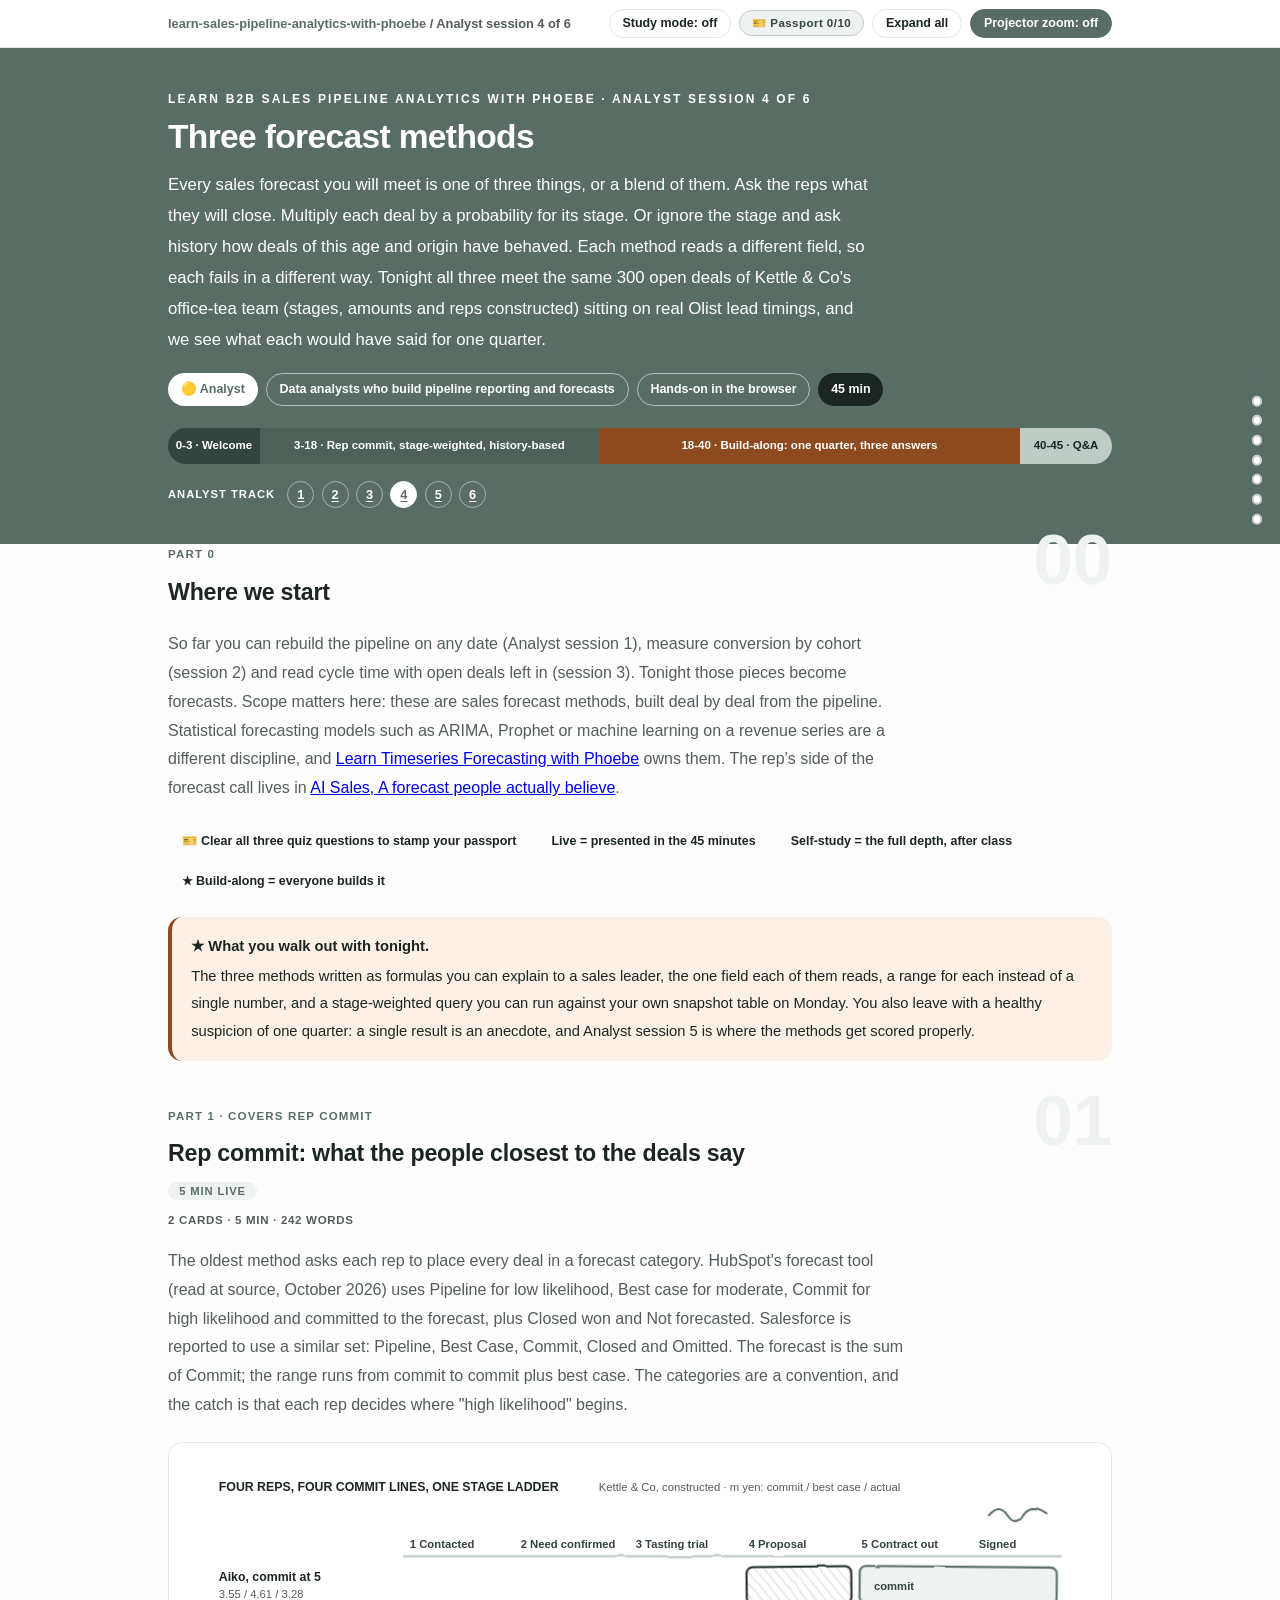
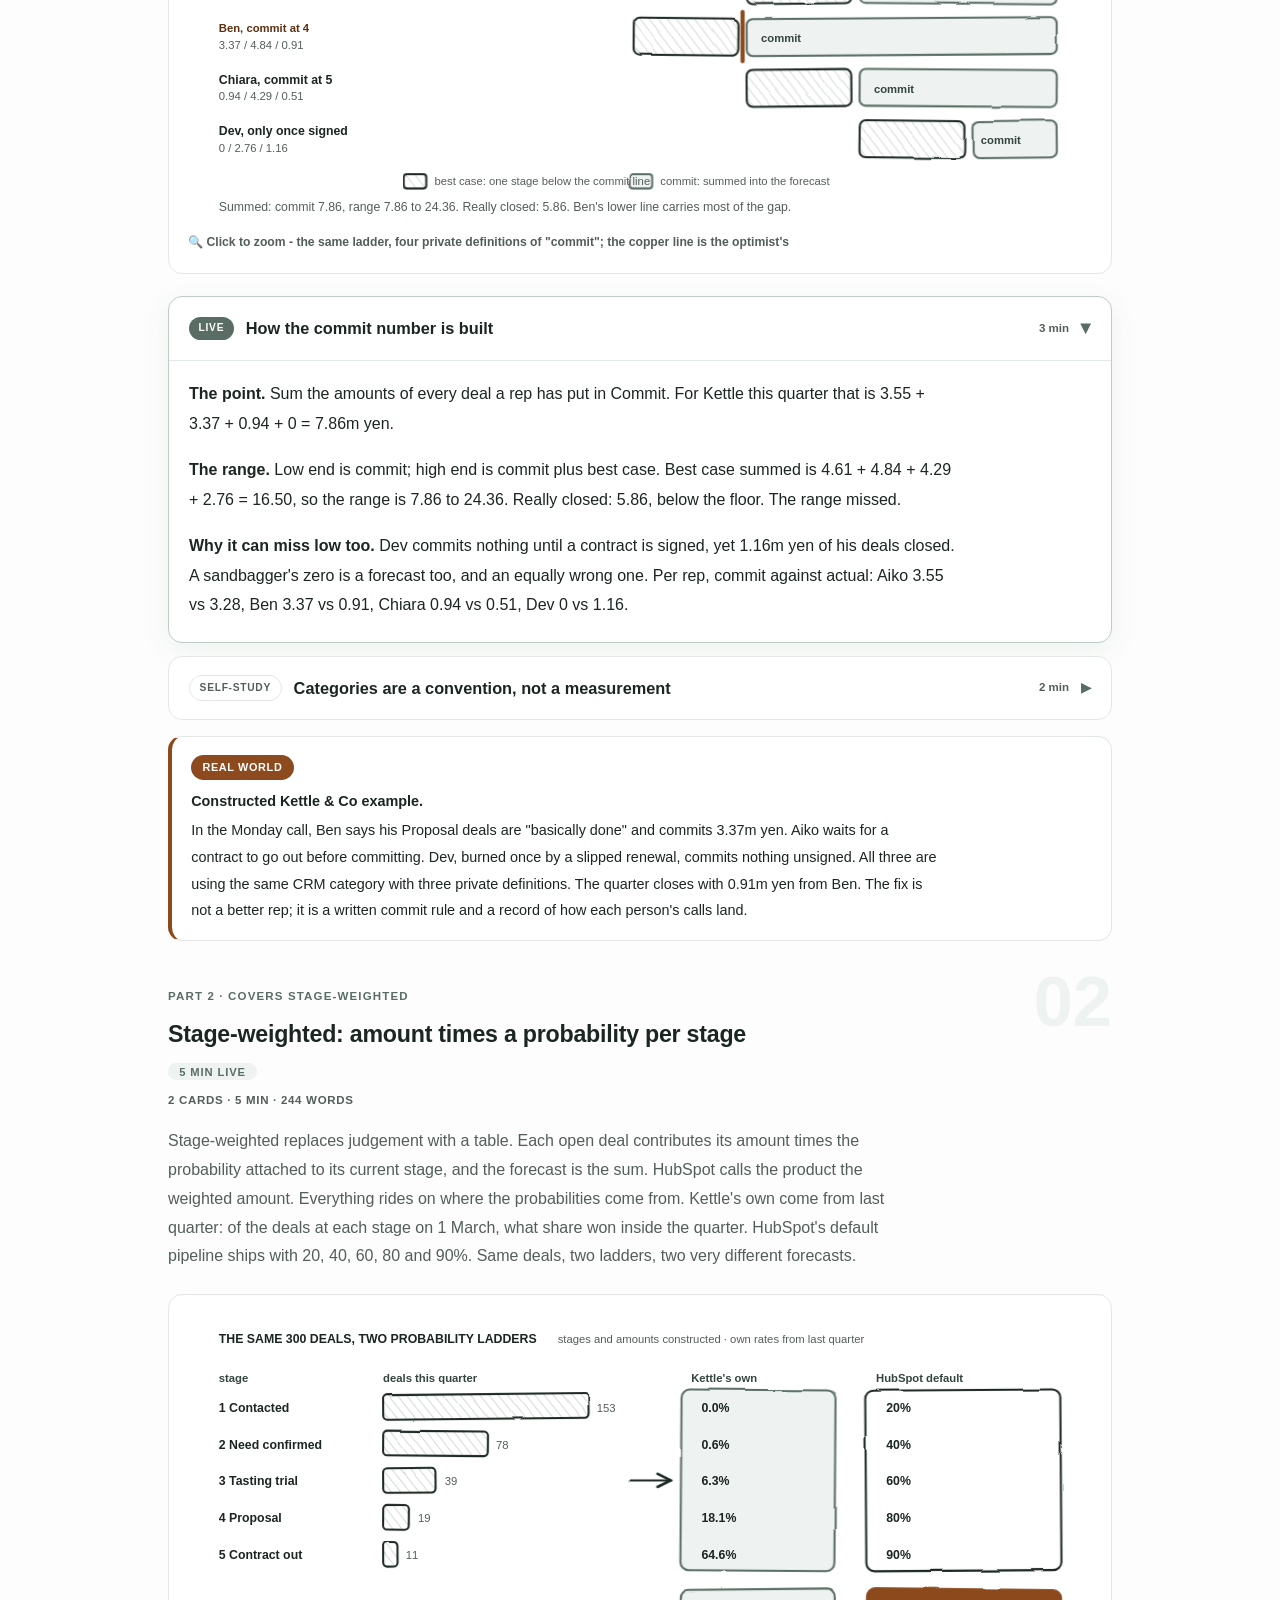
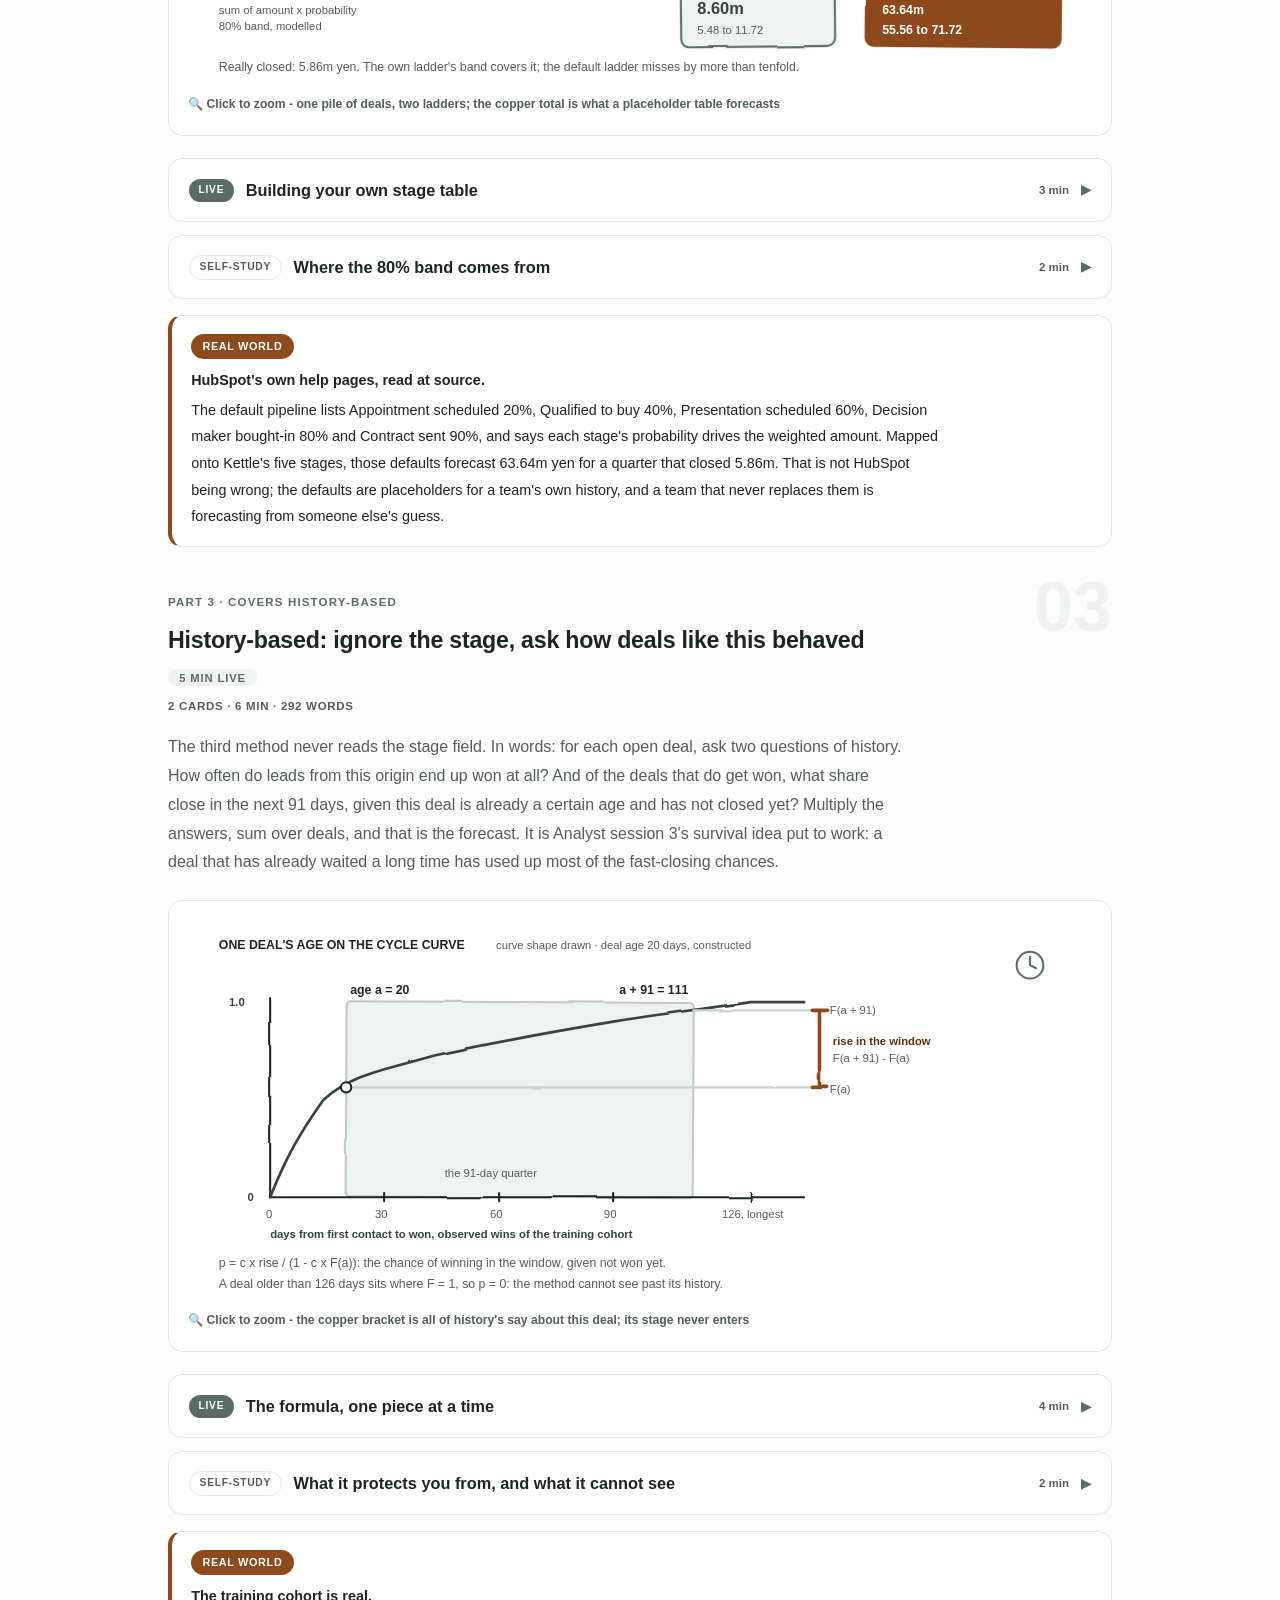
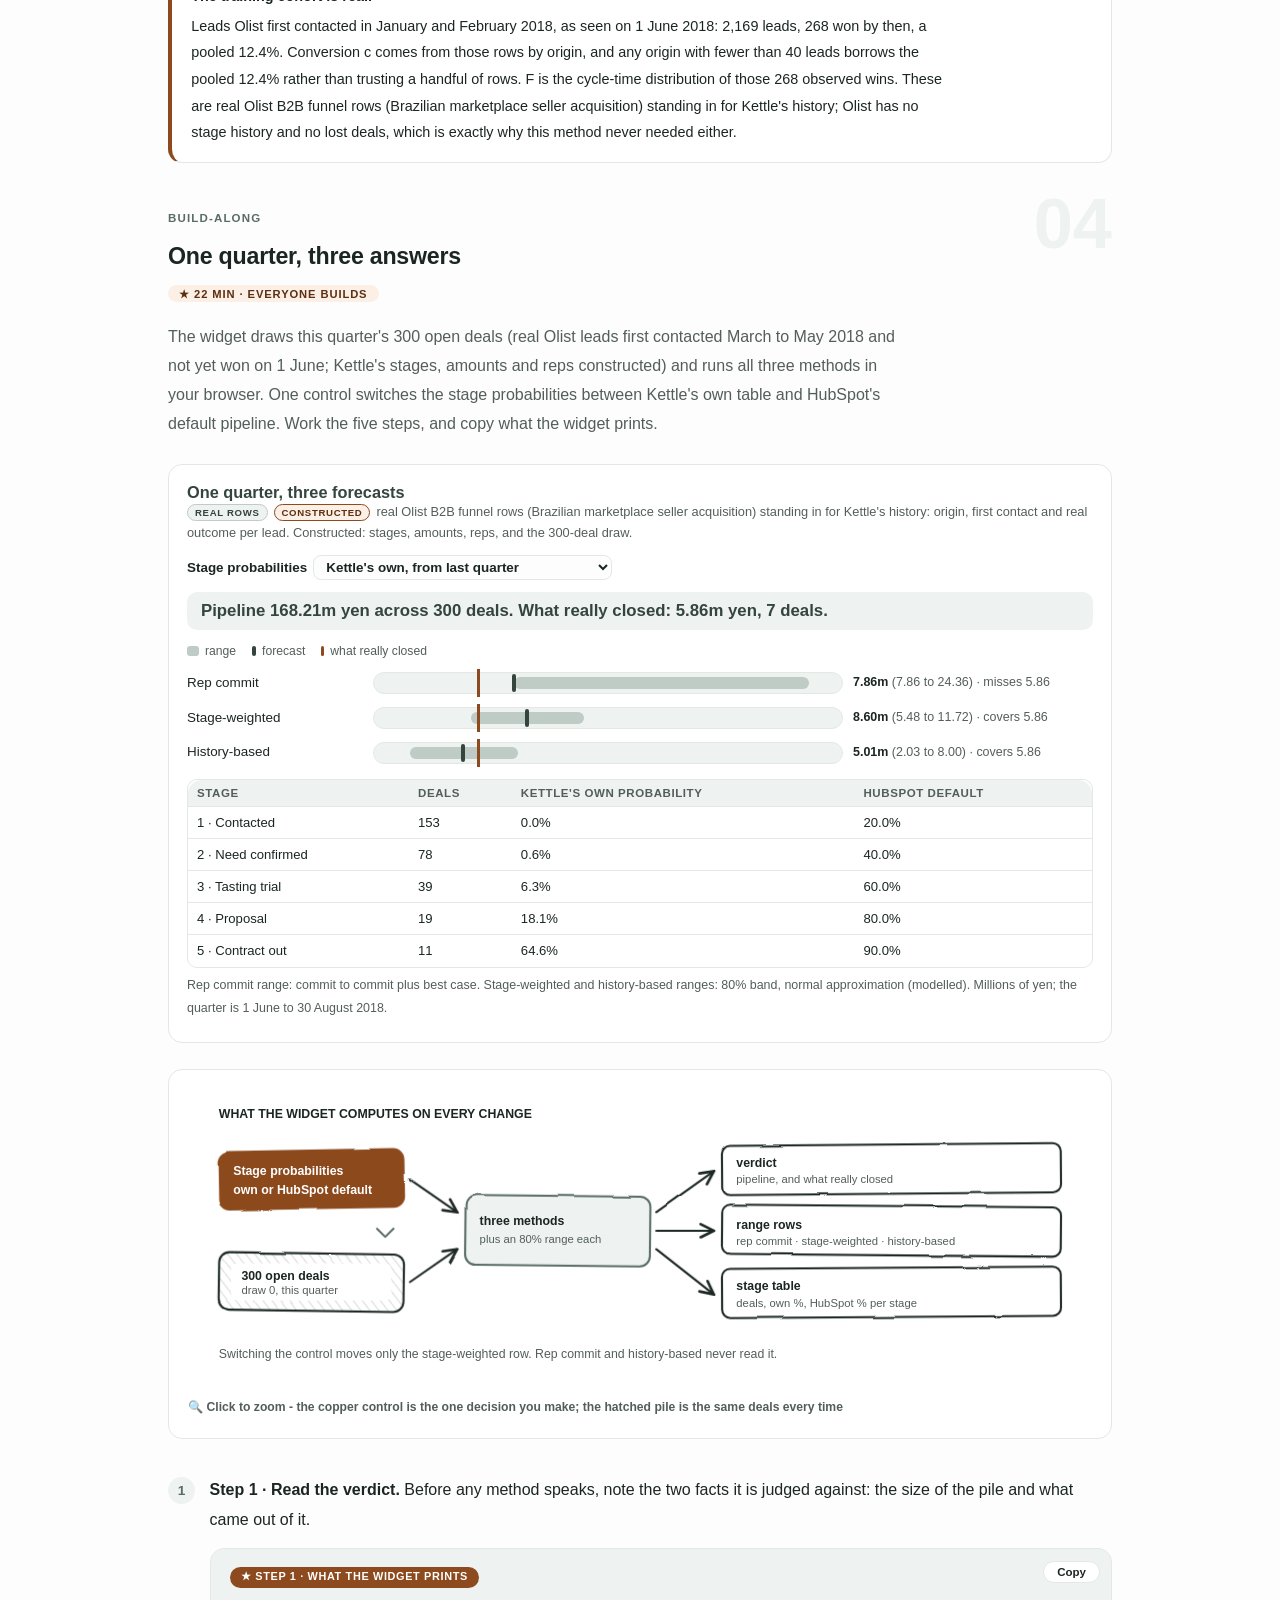
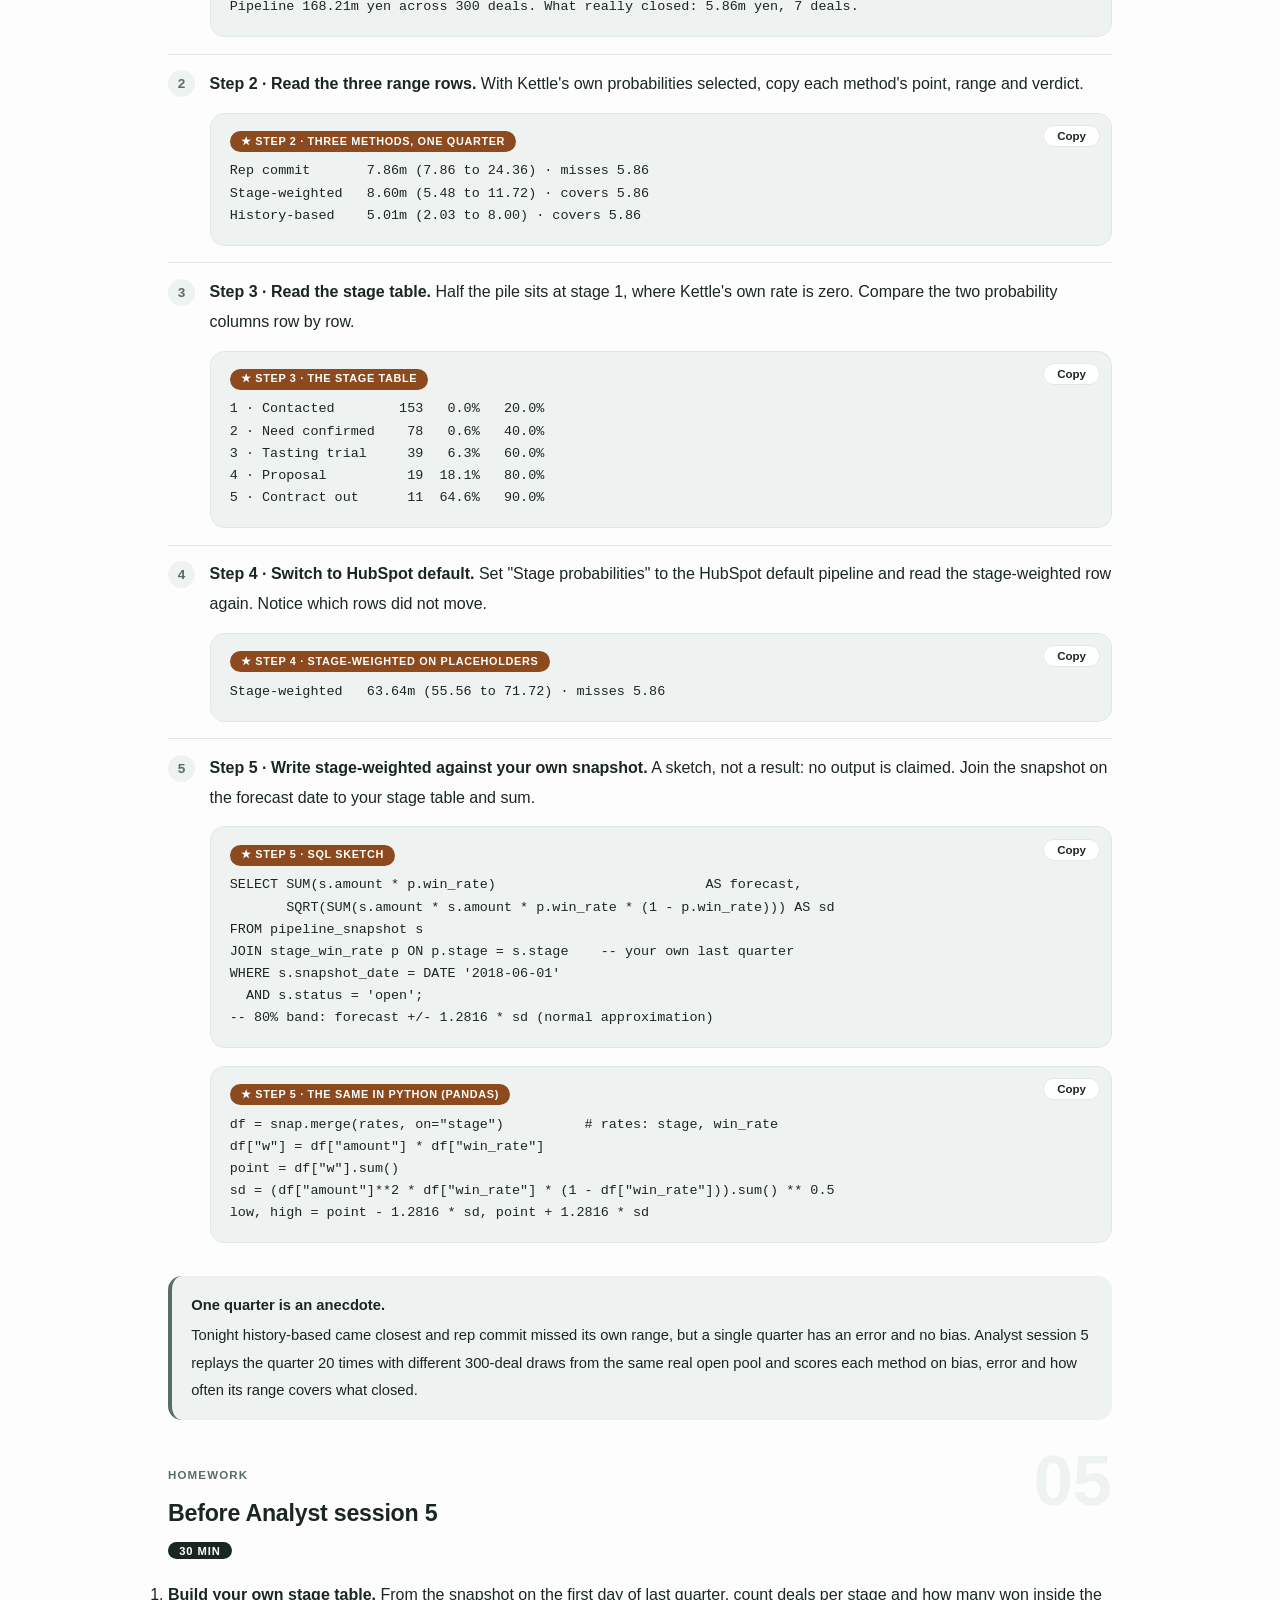
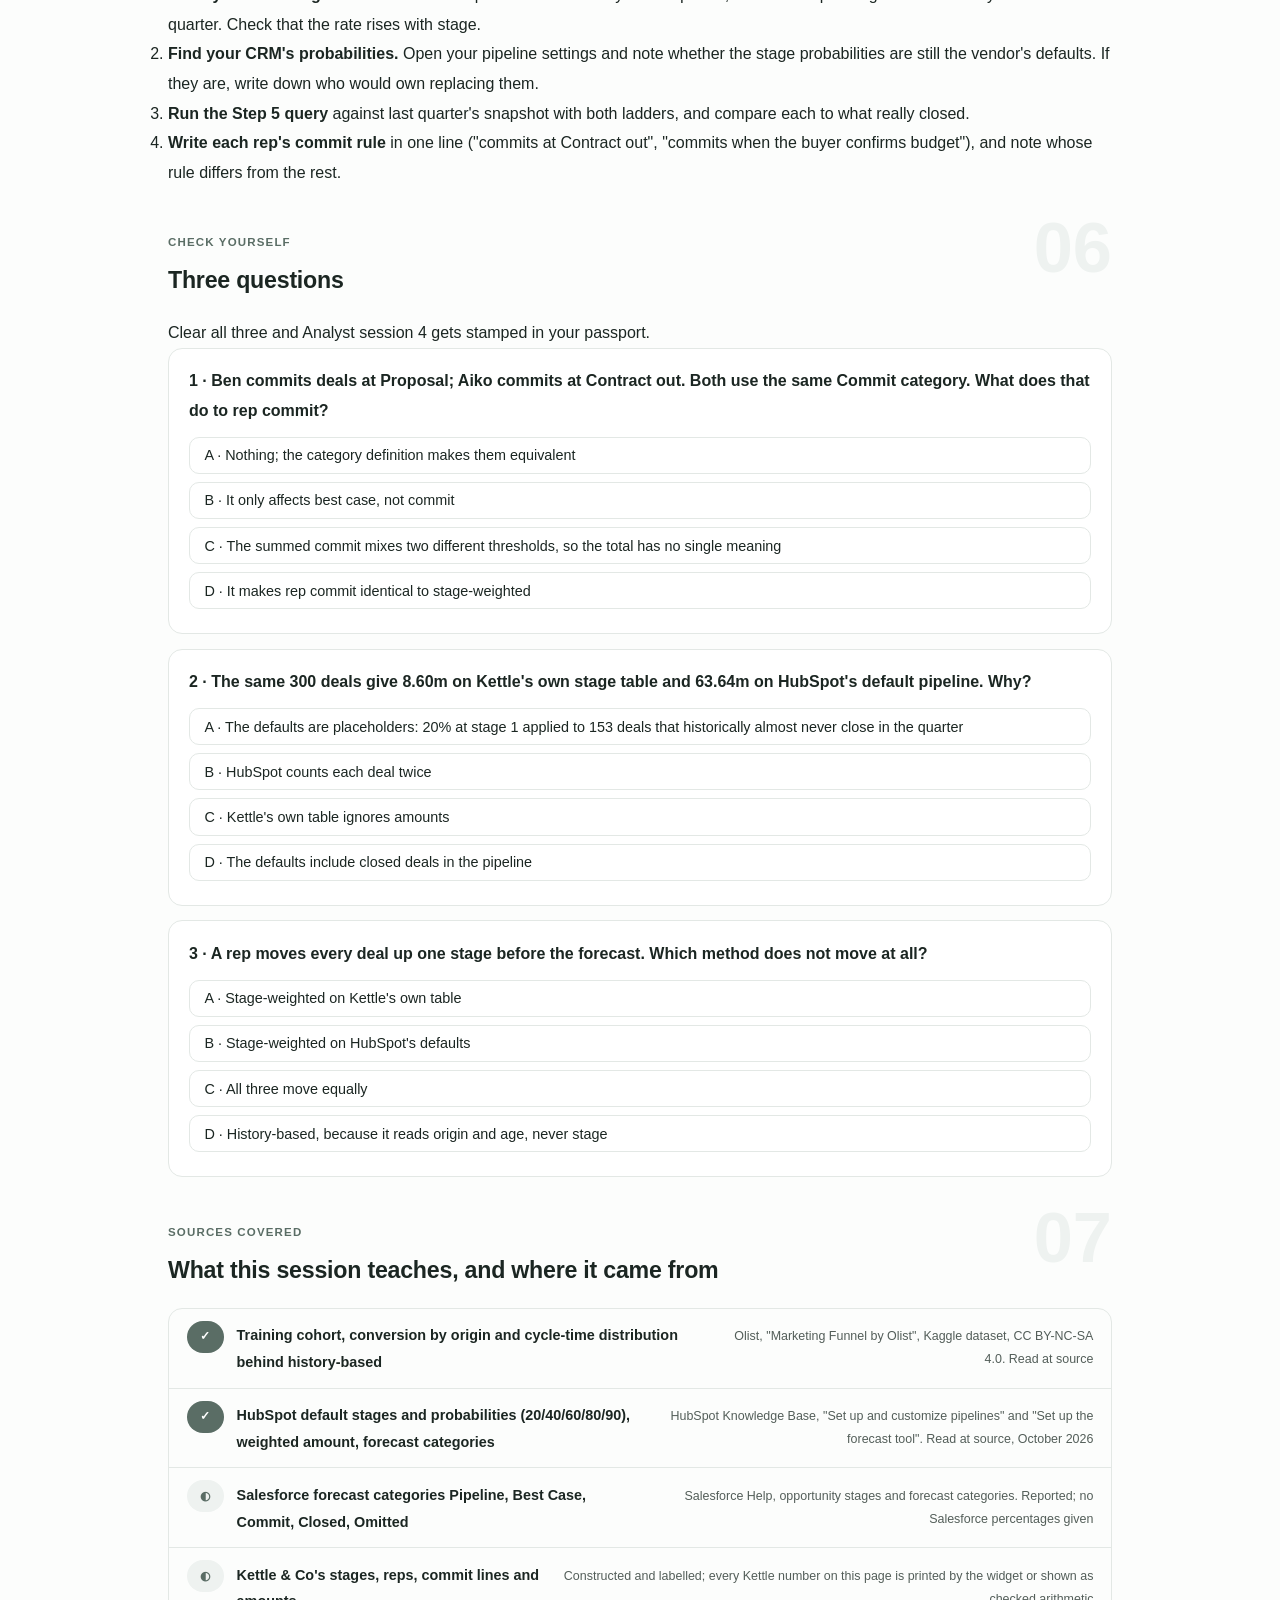
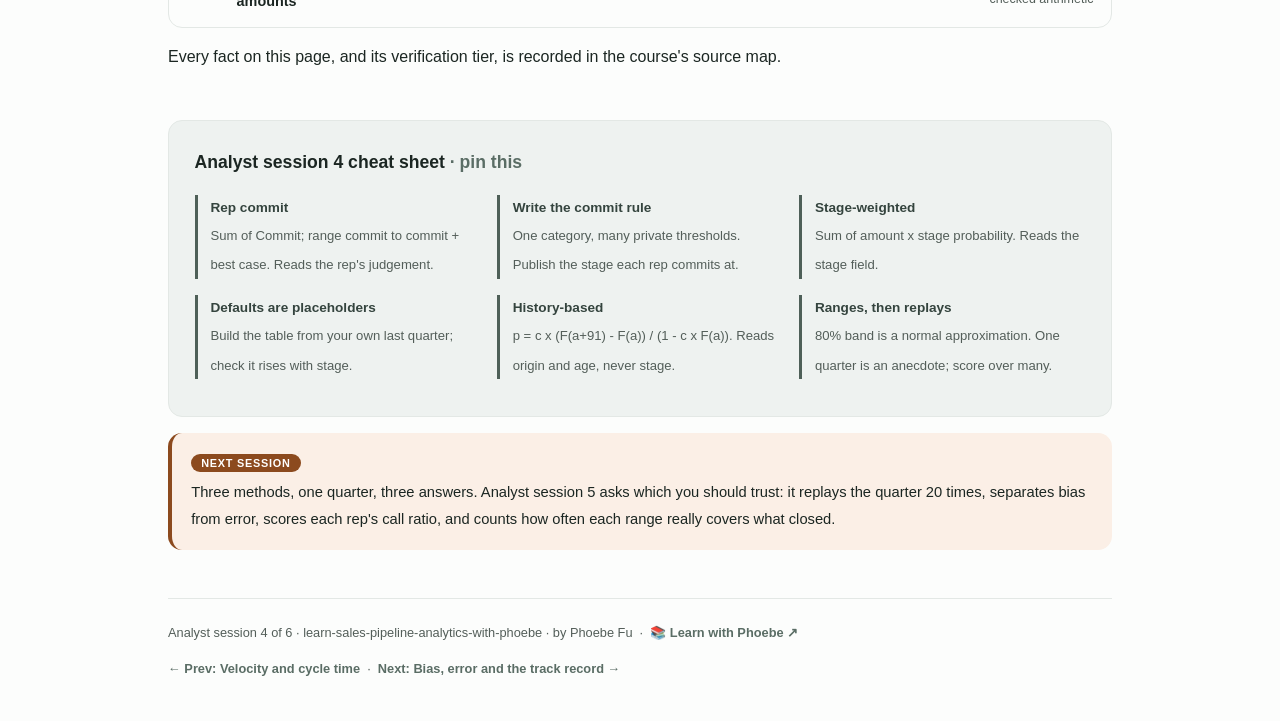
<file: courses/a4-three-forecast-methods.html>
<!DOCTYPE html>
<html lang="en">
<head>
<meta charset="UTF-8">
<meta name="viewport" content="width=device-width, initial-scale=1.0">
<!-- social:start -->
<meta name="description" content="Analyst session 4 of 6. Three sales forecast methods on one quarter: rep commit from forecast categories, stage-weighted from a stage probability table (your own history vs HubSpot's default placeholders), and history-based from real conversion and cycle time. Hands-on in the browser on Kettle &amp; Co's constructed pipeline over real Olist rows.">
<meta property="og:type" content="article">
<meta property="og:site_name" content="Learn with Phoebe">
<meta property="og:title" content="Three forecast methods - learn sales pipeline analytics with phoebe">
<meta property="og:description" content="Analyst session 4 of 6. Rep commit, stage-weighted and history-based: three methods, three fields, one quarter.">
<meta property="og:url" content="https://phoebefu6.github.io/learn-sales-pipeline-analytics-with-phoebe/courses/a4-three-forecast-methods.html">
<meta property="og:image" content="https://phoebefu6.github.io/learn-sales-pipeline-analytics-with-phoebe/assets/og-cover.png">
<meta property="og:image:width" content="1200">
<meta property="og:image:height" content="630">
<meta name="twitter:card" content="summary_large_image">
<meta name="twitter:title" content="Three forecast methods - learn sales pipeline analytics with phoebe">
<meta name="twitter:description" content="Analyst session 4 of 6. What the reps commit, what the stages imply, what history says.">
<meta name="twitter:image" content="https://phoebefu6.github.io/learn-sales-pipeline-analytics-with-phoebe/assets/og-cover.png">
<!-- social:end -->
<title>Analyst session 4 · Three forecast methods - learn sales pipeline analytics with phoebe</title>
<link rel="stylesheet" href="../assets/style.css?v=5">
</head>
<body>

<div class="toolbar">
  <div class="wrap">
    <span class="crumb"><a href="../index.html">learn-sales-pipeline-analytics-with-phoebe</a> / Analyst session 4 of 6</span>
    <button class="btn" id="toggle-all" type="button">Expand all</button>
    <button class="btn primary" id="zoom-toggle" type="button">Projector zoom: off</button>
  </div>
</div>

<header class="masthead">
  <div class="wrap">
    <div class="eyebrow">Learn B2B Sales Pipeline Analytics with Phoebe · Analyst session 4 of 6</div>
    <h1>Three forecast <span class="accent">methods</span></h1>
    <p class="sub">Every sales forecast you will meet is one of three things, or a blend of them. Ask the reps what they will close. Multiply each deal by a probability for its stage. Or ignore the stage and ask history how deals of this age and origin have behaved. Each method reads a different field, so each fails in a different way. Tonight all three meet the same 300 open deals of Kettle &amp; Co's office-tea team (stages, amounts and reps constructed) sitting on real Olist lead timings, and we see what each would have said for one quarter.</p>
    <div class="chip-row">
      <span class="chip level">🟡 Analyst</span>
      <span class="chip audience">Data analysts who build pipeline reporting and forecasts</span>
      <span class="chip audience">Hands-on in the browser</span>
      <span class="chip time">45 min</span>
    </div>
    <div class="agenda">
      <span class="a1" style="flex:1">0-3 · Welcome</span>
      <span class="a2" style="flex:4">3-18 · Rep commit, stage-weighted, history-based</span>
      <span class="a3" style="flex:5">18-40 · Build-along: one quarter, three answers</span>
      <span class="a4" style="flex:1">40-45 · Q&amp;A</span>
    </div>
  </div>
</header>

<main class="wrap">

  <section class="section" id="intro">
    <div class="section-kicker">
      <span class="klabel">Part 0</span>
      <h2>Where we start</h2>
    </div>
    <p class="lede">So far you can rebuild the pipeline on any date (Analyst session 1), measure conversion by cohort (session 2) and read cycle time with open deals left in (session 3). Tonight those pieces become forecasts. Scope matters here: these are sales forecast methods, built deal by deal from the pipeline. Statistical forecasting models such as ARIMA, Prophet or machine learning on a revenue series are a different discipline, and <a href="https://phoebefu6.github.io/learn-timeseries-forecasting-with-phoebe/">Learn Timeseries Forecasting with Phoebe</a> owns them. The rep's side of the forecast call lives in <a href="https://phoebefu6.github.io/learn-ai-sales-with-phoebe/courses/a3-forecast-you-can-trust.html">AI Sales, A forecast people actually believe</a>.</p>

    <div class="legend">
      <span class="pill">🎫 Clear all three quiz questions to stamp your passport</span>
      <span class="pill">Live = presented in the 45 minutes</span>
      <span class="pill">Self-study = the full depth, after class</span>
      <span class="pill">★ Build-along = everyone builds it</span>
    </div>

    <div class="callout win">
      <p><strong>★ What you walk out with tonight.</strong> The three methods written as formulas you can explain to a sales leader, the one field each of them reads, a range for each instead of a single number, and a stage-weighted query you can run against your own snapshot table on Monday. You also leave with a healthy suspicion of one quarter: a single result is an anecdote, and Analyst session 5 is where the methods get scored properly.</p>
    </div>
  </section>

  <section class="section" id="part-1">
    <div class="section-kicker">
      <span class="klabel">Part 1 · covers rep commit</span>
      <h2>Rep commit: what the people closest to the deals say</h2>
      <span class="tag concept">5 min live</span>
    </div>
    <p class="lede">The oldest method asks each rep to place every deal in a forecast category. HubSpot's forecast tool (read at source, October 2026) uses Pipeline for low likelihood, Best case for moderate, Commit for high likelihood and committed to the forecast, plus Closed won and Not forecasted. Salesforce is reported to use a similar set: Pipeline, Best Case, Commit, Closed and Omitted. The forecast is the sum of Commit; the range runs from commit to commit plus best case. The categories are a convention, and the catch is that each rep decides where "high likelihood" begins.</p>

    <figure class="zoomable">
      <svg viewBox="0 0 880 350" xmlns="http://www.w3.org/2000/svg" role="img" aria-label="A hand-drawn stage ladder with columns for stages 1 Contacted to 5 Contract out, plus Signed. Four rep rows. Aiko commits deals at stage 5 and above, best case at 4: commit 3.55, best case 4.61, actual 3.28 million yen. Ben commits at stage 4, best case at 3: 3.37, 4.84, 0.91. Chiara commits at 5, best case at 4: 0.94, 4.29, 0.51. Dev commits only once signed, best case at 5: 0, 2.76, 1.16. Ben's lower commit line is drawn in copper. Summed: commit 7.86, range up to 24.36, actual 5.86. Constructed.">
        <defs>
          <filter id="a4aSk" x="-3%" y="-3%" width="106%" height="106%"><feTurbulence type="fractalNoise" baseFrequency="0.02" numOctaves="2" seed="41" result="n"/><feDisplacementMap in="SourceGraphic" in2="n" scale="2.4" xChannelSelector="R" yChannelSelector="G"/></filter>
          <pattern id="a4aHc" patternUnits="userSpaceOnUse" width="7" height="7" patternTransform="rotate(-38)"><line x1="0" y1="0" x2="0" y2="7" stroke="#5A6D65" stroke-width="1" opacity=".5"/></pattern>
          <marker id="a4aAr" viewBox="0 0 10 10" refX="9" refY="5" markerWidth="8" markerHeight="8" orient="auto"><path d="M1 1 L9 5 L1 9" fill="none" stroke="#1B2622" stroke-width="1.6" stroke-linecap="round"/></marker>
        </defs>
        <style>
          .a4aH { font: 800 12px Inter, sans-serif; fill: #1B2622; }
          .a4aL { font: 600 12px Inter, sans-serif; fill: #1B2622; }
          .a4aS { font: 400 11px Inter, sans-serif; fill: #535E59; }
          .a4aB { font: 800 11px Inter, sans-serif; fill: #5C2F10; }
          .a4aA { font: 700 11px Inter, sans-serif; fill: #34443E; }
          .a4aN { font: 400 12px Inter, sans-serif; fill: #535E59; }
        </style>

        <text class="a4aH" x="30" y="28">FOUR REPS, FOUR COMMIT LINES, ONE STAGE LADDER</text>
        <text class="a4aS" x="400" y="28">Kettle &amp; Co, constructed · m yen: commit / best case / actual</text>

        <g filter="url(#a4aSk)" fill="none" stroke="#1B2622" stroke-width="2" stroke-linecap="round" stroke-linejoin="round">
          <path d="M210 92 L850 92" stroke="#C9D2CE"/>
          <!-- Aiko: best 4, commit 5 + signed -->
          <rect x="544" y="102" width="102" height="36" rx="6" transform="rotate(-0.6 595 120)" fill="url(#a4aHc)"/>
          <rect x="654" y="102" width="192" height="36" rx="6" transform="rotate(0.5 750 120)" fill="#EEF2F0" stroke="#5A6D65"/>
          <!-- Ben: best 3, commit 4 + -->
          <rect x="434" y="152" width="102" height="36" rx="6" transform="rotate(0.6 485 170)" fill="url(#a4aHc)"/>
          <rect x="544" y="152" width="302" height="36" rx="6" transform="rotate(-0.4 695 170)" fill="#EEF2F0" stroke="#5A6D65"/>
          <path d="M540 146 L540 194" stroke="#8C4A1E" stroke-width="4"/>
          <!-- Chiara: best 4, commit 5 + -->
          <rect x="544" y="202" width="102" height="36" rx="6" transform="rotate(-0.5 595 220)" fill="url(#a4aHc)"/>
          <rect x="654" y="202" width="192" height="36" rx="6" transform="rotate(0.4 750 220)" fill="#EEF2F0" stroke="#5A6D65"/>
          <!-- Dev: best 5, commit signed -->
          <rect x="654" y="252" width="102" height="36" rx="6" transform="rotate(0.6 705 270)" fill="url(#a4aHc)"/>
          <rect x="764" y="252" width="82" height="36" rx="6" transform="rotate(-0.6 805 270)" fill="#EEF2F0" stroke="#5A6D65"/>
          <!-- legend swatches -->
          <rect x="210" y="304" width="22" height="14" rx="3" fill="url(#a4aHc)"/>
          <rect x="430" y="304" width="22" height="14" rx="3" fill="#EEF2F0" stroke="#5A6D65"/>
          <!-- doodle: a signature squiggle over Signed -->
          <path d="M780 52 Q790 40 798 52 Q806 64 814 50 Q822 40 836 50" stroke="#5A6D65"/>
        </g>

        <text class="a4aA" x="216" y="84">1 Contacted</text>
        <text class="a4aA" x="324" y="84">2 Need confirmed</text>
        <text class="a4aA" x="436" y="84">3 Tasting trial</text>
        <text class="a4aA" x="546" y="84">4 Proposal</text>
        <text class="a4aA" x="656" y="84">5 Contract out</text>
        <text class="a4aA" x="770" y="84">Signed</text>

        <text class="a4aL" x="30" y="116">Aiko, commit at 5</text>
        <text class="a4aS" x="30" y="132">3.55 / 4.61 / 3.28</text>
        <text class="a4aA" x="668" y="125">commit</text>

        <text class="a4aB" x="30" y="166">Ben, commit at 4</text>
        <text class="a4aS" x="30" y="182">3.37 / 4.84 / 0.91</text>
        <text class="a4aA" x="558" y="175">commit</text>

        <text class="a4aL" x="30" y="216">Chiara, commit at 5</text>
        <text class="a4aS" x="30" y="232">0.94 / 4.29 / 0.51</text>
        <text class="a4aA" x="668" y="225">commit</text>

        <text class="a4aL" x="30" y="266">Dev, only once signed</text>
        <text class="a4aS" x="30" y="282">0 / 2.76 / 1.16</text>
        <text class="a4aA" x="772" y="275">commit</text>

        <text class="a4aS" x="240" y="315">best case: one stage below the commit line</text>
        <text class="a4aS" x="460" y="315">commit: summed into the forecast</text>

        <text class="a4aN" x="30" y="340">Summed: commit 7.86, range 7.86 to 24.36. Really closed: 5.86. Ben's lower line carries most of the gap.</text>
      </svg>
      <figcaption>🔍 Click to zoom - the same ladder, four private definitions of "commit"; the copper line is the optimist's</figcaption>
    </figure>

    <details class="card" open>
      <summary><span class="mode live">Live</span>How the commit number is built<span class="mini">3 min</span><span class="caret">▶</span></summary>
      <div class="body">
        <p><strong>The point.</strong> Sum the amounts of every deal a rep has put in Commit. For Kettle this quarter that is 3.55 + 3.37 + 0.94 + 0 = 7.86m yen.</p>
        <p><strong>The range.</strong> Low end is commit; high end is commit plus best case. Best case summed is 4.61 + 4.84 + 4.29 + 2.76 = 16.50, so the range is 7.86 to 24.36. Really closed: 5.86, below the floor. The range missed.</p>
        <p><strong>Why it can miss low too.</strong> Dev commits nothing until a contract is signed, yet 1.16m yen of his deals closed. A sandbagger's zero is a forecast too, and an equally wrong one. Per rep, commit against actual: Aiko 3.55 vs 3.28, Ben 3.37 vs 0.91, Chiara 0.94 vs 0.51, Dev 0 vs 1.16.</p>
      </div>
    </details>

    <details class="card">
      <summary><span class="mode self">Self-study</span>Categories are a convention, not a measurement<span class="mini">2 min</span><span class="caret">▶</span></summary>
      <div class="body">
        <p>HubSpot lets categories be mapped automatically from deal stage, which turns rep commit into a crude stage rule. When reps set them by hand, the category records a judgement and a mood. Neither is wrong, but write down which one your team does. The same help page also lists "Most likely" among its default categories elsewhere, so do not hard-code a fixed list beyond Pipeline, Best case and Commit: check your own configuration.</p>
        <p>Rep commit is the only method that can see what is not in the CRM: a call last night, a budget freeze rumour. Keep it. Just never ship it alone, and measure each rep's call ratio over many quarters in Analyst session 5.</p>
      </div>
    </details>

    <div class="callout example">
      <span class="ex-pill">Real world</span>
      <p><strong>Constructed Kettle &amp; Co example.</strong> In the Monday call, Ben says his Proposal deals are "basically done" and commits 3.37m yen. Aiko waits for a contract to go out before committing. Dev, burned once by a slipped renewal, commits nothing unsigned. All three are using the same CRM category with three private definitions. The quarter closes with 0.91m yen from Ben. The fix is not a better rep; it is a written commit rule and a record of how each person's calls land.</p>
    </div>
  </section>

  <section class="section" id="part-2">
    <div class="section-kicker">
      <span class="klabel">Part 2 · covers stage-weighted</span>
      <h2>Stage-weighted: amount times a probability per stage</h2>
      <span class="tag concept">5 min live</span>
    </div>
    <p class="lede">Stage-weighted replaces judgement with a table. Each open deal contributes its amount times the probability attached to its current stage, and the forecast is the sum. HubSpot calls the product the weighted amount. Everything rides on where the probabilities come from. Kettle's own come from last quarter: of the deals at each stage on 1 March, what share won inside the quarter. HubSpot's default pipeline ships with 20, 40, 60, 80 and 90%. Same deals, two ladders, two very different forecasts.</p>

    <figure class="zoomable">
      <svg viewBox="0 0 880 360" xmlns="http://www.w3.org/2000/svg" role="img" aria-label="A hand-drawn table. Rows are stages 1 to 5 with this quarter's deal counts drawn as hatched bars: 153, 78, 39, 19, 11. Two probability columns: Kettle's own from last quarter, 0.0, 0.6, 6.3, 18.1, 64.6 percent; HubSpot default, 20, 40, 60, 80, 90 percent. Bottom row totals: own ladder 8.60 million yen, range 5.48 to 11.72, covers the 5.86 that closed; HubSpot default 63.64, range 55.56 to 71.72, misses. The HubSpot total is in copper.">
        <defs>
          <filter id="a4bSk" x="-3%" y="-3%" width="106%" height="106%"><feTurbulence type="fractalNoise" baseFrequency="0.02" numOctaves="2" seed="43" result="n"/><feDisplacementMap in="SourceGraphic" in2="n" scale="2.4" xChannelSelector="R" yChannelSelector="G"/></filter>
          <pattern id="a4bHc" patternUnits="userSpaceOnUse" width="7" height="7" patternTransform="rotate(-38)"><line x1="0" y1="0" x2="0" y2="7" stroke="#5A6D65" stroke-width="1" opacity=".5"/></pattern>
          <marker id="a4bAr" viewBox="0 0 10 10" refX="9" refY="5" markerWidth="8" markerHeight="8" orient="auto"><path d="M1 1 L9 5 L1 9" fill="none" stroke="#1B2622" stroke-width="1.6" stroke-linecap="round"/></marker>
        </defs>
        <style>
          .a4bH { font: 800 12px Inter, sans-serif; fill: #1B2622; }
          .a4bL { font: 600 12px Inter, sans-serif; fill: #1B2622; }
          .a4bS { font: 400 11px Inter, sans-serif; fill: #535E59; }
          .a4bV { font: 800 16px Inter, sans-serif; fill: #34443E; }
          .a4bW { font: 800 12px Inter, sans-serif; fill: #FFFFFF; }
          .a4bA { font: 700 11px Inter, sans-serif; fill: #34443E; }
          .a4bN { font: 400 12px Inter, sans-serif; fill: #535E59; }
        </style>

        <text class="a4bH" x="30" y="28">THE SAME 300 DEALS, TWO PROBABILITY LADDERS</text>
        <text class="a4bS" x="360" y="28">stages and amounts constructed · own rates from last quarter</text>

        <text class="a4bA" x="30" y="66">stage</text>
        <text class="a4bA" x="190" y="66">deals this quarter</text>
        <text class="a4bA" x="490" y="66">Kettle's own</text>
        <text class="a4bA" x="670" y="66">HubSpot default</text>

        <g filter="url(#a4bSk)" fill="none" stroke="#1B2622" stroke-width="2" stroke-linecap="round" stroke-linejoin="round">
          <rect x="190" y="78" width="200" height="24" rx="4" transform="rotate(-0.6 290 90)" fill="url(#a4bHc)"/>
          <rect x="190" y="114" width="102" height="24" rx="4" transform="rotate(0.5 241 126)" fill="url(#a4bHc)"/>
          <rect x="190" y="150" width="51" height="24" rx="4" transform="rotate(-0.5 215 162)" fill="url(#a4bHc)"/>
          <rect x="190" y="186" width="25" height="24" rx="4" transform="rotate(0.6 202 198)" fill="url(#a4bHc)"/>
          <rect x="190" y="222" width="14" height="24" rx="4" transform="rotate(-0.4 197 234)" fill="url(#a4bHc)"/>

          <rect x="480" y="74" width="150" height="176" rx="8" transform="rotate(0.4 555 162)" fill="#EEF2F0" stroke="#5A6D65"/>
          <rect x="660" y="74" width="190" height="176" rx="8" transform="rotate(-0.4 755 162)" fill="#FFFFFF"/>

          <rect x="480" y="268" width="150" height="56" rx="8" transform="rotate(-0.6 555 296)" fill="#EEF2F0" stroke="#5A6D65"/>
          <rect x="660" y="268" width="190" height="56" rx="8" transform="rotate(0.6 755 296)" fill="#8C4A1E" stroke="#8C4A1E"/>
          <!-- doodle: arrow from the pile into the ladders -->
          <path d="M430 162 L470 162" marker-end="url(#a4bAr)"/>
        </g>

        <text class="a4bL" x="30" y="95">1 Contacted</text>
        <text class="a4bL" x="30" y="131">2 Need confirmed</text>
        <text class="a4bL" x="30" y="167">3 Tasting trial</text>
        <text class="a4bL" x="30" y="203">4 Proposal</text>
        <text class="a4bL" x="30" y="239">5 Contract out</text>

        <text class="a4bS" x="398" y="95">153</text>
        <text class="a4bS" x="300" y="131">78</text>
        <text class="a4bS" x="250" y="167">39</text>
        <text class="a4bS" x="224" y="203">19</text>
        <text class="a4bS" x="212" y="239">11</text>

        <text class="a4bL" x="500" y="95">0.0%</text>
        <text class="a4bL" x="500" y="131">0.6%</text>
        <text class="a4bL" x="500" y="167">6.3%</text>
        <text class="a4bL" x="500" y="203">18.1%</text>
        <text class="a4bL" x="500" y="239">64.6%</text>

        <text class="a4bL" x="680" y="95">20%</text>
        <text class="a4bL" x="680" y="131">40%</text>
        <text class="a4bL" x="680" y="167">60%</text>
        <text class="a4bL" x="680" y="203">80%</text>
        <text class="a4bL" x="680" y="239">90%</text>

        <text class="a4bS" x="30" y="292">sum of amount x probability</text>
        <text class="a4bS" x="30" y="308">80% band, modelled</text>
        <text class="a4bV" x="496" y="292">8.60m</text>
        <text class="a4bS" x="496" y="312">5.48 to 11.72</text>
        <text class="a4bW" x="676" y="292">63.64m</text>
        <text class="a4bW" x="676" y="312">55.56 to 71.72</text>

        <text class="a4bN" x="30" y="348">Really closed: 5.86m yen. The own ladder's band covers it; the default ladder misses by more than tenfold.</text>
      </svg>
      <figcaption>🔍 Click to zoom - one pile of deals, two ladders; the copper total is what a placeholder table forecasts</figcaption>
    </figure>

    <details class="card">
      <summary><span class="mode live">Live</span>Building your own stage table<span class="mini">3 min</span><span class="caret">▶</span></summary>
      <div class="body">
        <p>Take the snapshot on the first day of last quarter (Analyst session 1's as-of join). Group by stage. For each stage, count the deals and count how many were won before the quarter ended. Kettle's prior quarter, as of 1 March 2018:</p>
        <div class="prompt-box good"><span class="label">★ Kettle's own stage table (constructed stages, real outcomes)</span>stage            deals   won in quarter   rate
1 Contacted       1022        0           0.0%
2 Need confirmed   507        3           0.6%
3 Tasting trial    240       15           6.3%
4 Proposal         149       27          18.1%
5 Contract out      79       51          64.6%</div>
        <p>The rate must rise with stage; the widget's self-test refuses to run if it does not. If yours does not rise, your stages are not buyer commitments yet (Business session 1).</p>
        <p>A constructed check of the arithmetic: a 360,000 yen deal at Proposal adds 360,000 x 0.181 = 65,160 yen on Kettle's own ladder, and 360,000 x 0.80 = 288,000 yen on HubSpot's default.</p>
      </div>
    </details>

    <details class="card">
      <summary><span class="mode self">Self-study</span>Where the 80% band comes from<span class="mini">2 min</span><span class="caret">▶</span></summary>
      <div class="body">
        <p>Each deal either closes or does not: a yes-or-no outcome worth its amount with probability p. The sum of many of those has a mean (the forecast) and a variance, the sum of amount squared x p x (1 - p). The band is the mean plus or minus 1.2816 standard deviations, which is where 80% of a normal distribution sits. That is a modelled approximation, labelled as such in the widget. It is rough with few deals or one giant deal, and it assumes deals close independently, which a recession or a budget freeze breaks.</p>
      </div>
    </details>

    <div class="callout example">
      <span class="ex-pill">Real world</span>
      <p><strong>HubSpot's own help pages, read at source.</strong> The default pipeline lists Appointment scheduled 20%, Qualified to buy 40%, Presentation scheduled 60%, Decision maker bought-in 80% and Contract sent 90%, and says each stage's probability drives the weighted amount. Mapped onto Kettle's five stages, those defaults forecast 63.64m yen for a quarter that closed 5.86m. That is not HubSpot being wrong; the defaults are placeholders for a team's own history, and a team that never replaces them is forecasting from someone else's guess.</p>
    </div>
  </section>

  <section class="section" id="part-3">
    <div class="section-kicker">
      <span class="klabel">Part 3 · covers history-based</span>
      <h2>History-based: ignore the stage, ask how deals like this behaved</h2>
      <span class="tag concept">5 min live</span>
    </div>
    <p class="lede">The third method never reads the stage field. In words: for each open deal, ask two questions of history. How often do leads from this origin end up won at all? And of the deals that do get won, what share close in the next 91 days, given this deal is already a certain age and has not closed yet? Multiply the answers, sum over deals, and that is the forecast. It is Analyst session 3's survival idea put to work: a deal that has already waited a long time has used up most of the fast-closing chances.</p>

    <figure class="zoomable">
      <svg viewBox="0 0 880 370" xmlns="http://www.w3.org/2000/svg" role="img" aria-label="A hand-drawn rising curve: the cycle-time distribution of observed wins, share of wins closed by day x, from day 0 to the longest observed cycle at 126 days, where it reaches 1. One deal aged 20 days (constructed) is marked on the curve. The 91-day quarter from day 20 to day 111 is shaded. A copper bracket on the right shows the rise of the curve inside the window, F of a plus 91 minus F of a. The curve shape is drawn, not plotted from data.">
        <defs>
          <filter id="a4cSk" x="-3%" y="-3%" width="106%" height="106%"><feTurbulence type="fractalNoise" baseFrequency="0.02" numOctaves="2" seed="47" result="n"/><feDisplacementMap in="SourceGraphic" in2="n" scale="2.4" xChannelSelector="R" yChannelSelector="G"/></filter>
          <pattern id="a4cHc" patternUnits="userSpaceOnUse" width="7" height="7" patternTransform="rotate(-38)"><line x1="0" y1="0" x2="0" y2="7" stroke="#5A6D65" stroke-width="1" opacity=".5"/></pattern>
          <marker id="a4cAr" viewBox="0 0 10 10" refX="9" refY="5" markerWidth="8" markerHeight="8" orient="auto"><path d="M1 1 L9 5 L1 9" fill="none" stroke="#1B2622" stroke-width="1.6" stroke-linecap="round"/></marker>
        </defs>
        <style>
          .a4cH { font: 800 12px Inter, sans-serif; fill: #1B2622; }
          .a4cL { font: 600 12px Inter, sans-serif; fill: #1B2622; }
          .a4cS { font: 400 11px Inter, sans-serif; fill: #535E59; }
          .a4cB { font: 800 11px Inter, sans-serif; fill: #5C2F10; }
          .a4cA { font: 700 11px Inter, sans-serif; fill: #34443E; }
          .a4cN { font: 400 12px Inter, sans-serif; fill: #535E59; }
        </style>

        <text class="a4cH" x="30" y="28">ONE DEAL'S AGE ON THE CYCLE CURVE</text>
        <text class="a4cS" x="300" y="28">curve shape drawn · deal age 20 days, constructed</text>

        <g filter="url(#a4cSk)" fill="none" stroke="#1B2622" stroke-width="2" stroke-linecap="round" stroke-linejoin="round">
          <rect x="154" y="80" width="338" height="190" rx="4" transform="rotate(0.3 323 175)" fill="#EEF2F0" stroke="#BFCBC5"/>
          <path d="M80 270 L600 270 M80 270 L80 76"/>
          <path d="M80 270 C92 240 104 214 132 175 C160 150 191 146 240 132 C303 118 360 108 414 99 C455 92 492 88 548 80 L600 80" stroke="#34443E" stroke-width="2.6"/>
          <path d="M154 163 L615 163 M492 88 L615 88" stroke="#C9D2CE"/>
          <path d="M615 88 L615 163 M608 88 L622 88 M608 163 L622 163" stroke="#8C4A1E" stroke-width="3.5"/>
          <circle cx="154" cy="163" r="5" fill="#FFFFFF"/>
          <path d="M191 266 L191 274 M303 266 L303 274 M414 266 L414 274 M548 266 L548 274"/>
          <!-- doodle: a clock -->
          <circle cx="820" cy="44" r="13" stroke="#5A6D65"/>
          <path d="M820 44 L820 36 M820 44 L826 47" stroke="#5A6D65"/>
        </g>

        <text class="a4cA" x="40" y="84">1.0</text>
        <text class="a4cA" x="58" y="274">0</text>
        <text class="a4cL" x="158" y="72">age a = 20</text>
        <text class="a4cL" x="420" y="72">a + 91 = 111</text>
        <text class="a4cS" x="250" y="250">the 91-day quarter</text>

        <text class="a4cS" x="625" y="92">F(a + 91)</text>
        <text class="a4cB" x="628" y="122">rise in the window</text>
        <text class="a4cS" x="628" y="138">F(a + 91) - F(a)</text>
        <text class="a4cS" x="625" y="168">F(a)</text>

        <text class="a4cS" x="76" y="290">0</text>
        <text class="a4cS" x="182" y="290">30</text>
        <text class="a4cS" x="294" y="290">60</text>
        <text class="a4cS" x="405" y="290">90</text>
        <text class="a4cS" x="520" y="290">126, longest</text>
        <text class="a4cA" x="80" y="310">days from first contact to won, observed wins of the training cohort</text>

        <text class="a4cN" x="30" y="338">p = c x rise / (1 - c x F(a)): the chance of winning in the window, given not won yet.</text>
        <text class="a4cN" x="30" y="358">A deal older than 126 days sits where F = 1, so p = 0: the method cannot see past its history.</text>
      </svg>
      <figcaption>🔍 Click to zoom - the copper bracket is all of history's say about this deal; its stage never enters</figcaption>
    </figure>

    <details class="card">
      <summary><span class="mode live">Live</span>The formula, one piece at a time<span class="mini">4 min</span><span class="caret">▶</span></summary>
      <div class="body">
        <div class="prompt-box good"><span class="label">★ Per open deal</span>p = c x (F(a + 91) - F(a)) / (1 - c x F(a))

c  = share of leads from this origin that were won (training cohort)
F  = cycle-time CDF: share of observed wins that closed by day x
a  = the deal's age in days on the forecast date
91 = days in the quarter (1 June to 30 August 2018)</div>
        <p><strong>Numerator.</strong> c x F(a + 91) is the chance a lead is won by age a + 91; c x F(a) is the chance it was won by age a. The difference is the chance of a win inside the window.</p>
        <p><strong>Denominator.</strong> This deal is still open, so the cases where it already won are ruled out: divide by 1 - c x F(a).</p>
        <p><strong>A constructed check of the arithmetic.</strong> With c = 0.124 and made-up curve values F(a) = 0.5 and F(a + 91) = 0.9: numerator 0.124 x 0.4 = 0.0496; denominator 1 - 0.062 = 0.938; p = 0.0529, about 5.3%. Forecast = the sum of amount x p over all 300 deals; Kettle's this quarter is 5.01m yen, 80% band 2.03 to 8.00, which covers the 5.86 that closed.</p>
      </div>
    </details>

    <details class="card">
      <summary><span class="mode self">Self-study</span>What it protects you from, and what it cannot see<span class="mini">2 min</span><span class="caret">▶</span></summary>
      <div class="body">
        <p><strong>Protection.</strong> Because it never reads stage, an optimistic rep who drags deals up a stage cannot move it. Analyst session 6 tests exactly that.</p>
        <p><strong>Blind spot.</strong> For the same reason it cannot see a real late-stage signal either: a signed contract and a cold lead of the same age and origin look identical to it. It also assumes the next quarter behaves like the training period. And it cannot see past the longest observed cycle, 126 days in the training wins, the same limit Analyst session 3 found in the survival curve.</p>
      </div>
    </details>

    <div class="callout example">
      <span class="ex-pill">Real world</span>
      <p><strong>The training cohort is real.</strong> Leads Olist first contacted in January and February 2018, as seen on 1 June 2018: 2,169 leads, 268 won by then, a pooled 12.4%. Conversion c comes from those rows by origin, and any origin with fewer than 40 leads borrows the pooled 12.4% rather than trusting a handful of rows. F is the cycle-time distribution of those 268 observed wins. These are real Olist B2B funnel rows (Brazilian marketplace seller acquisition) standing in for Kettle's history; Olist has no stage history and no lost deals, which is exactly why this method never needed either.</p>
    </div>
  </section>

  <section class="section" id="demo-1">
    <div class="section-kicker">
      <span class="klabel">Build-along</span>
      <h2>One quarter, three answers</h2>
      <span class="tag demo">★ 22 min · everyone builds</span>
    </div>
    <p class="lede">The widget draws this quarter's 300 open deals (real Olist leads first contacted March to May 2018 and not yet won on 1 June; Kettle's stages, amounts and reps constructed) and runs all three methods in your browser. One control switches the stage probabilities between Kettle's own table and HubSpot's default pipeline. Work the five steps, and copy what the widget prints.</p>

    <div class="spa-widget" data-mode="methods"></div>

    <figure class="zoomable">
      <svg viewBox="0 0 880 290" xmlns="http://www.w3.org/2000/svg" role="img" aria-label="A hand-drawn map of the widget. The Stage probabilities control, in copper, feeds the engine, which reads this quarter's 300 deals and computes three forecasts. The engine writes three outputs: the verdict line with pipeline and what really closed, three range rows for rep commit, stage-weighted and history-based, and the stage table with deal counts and both probability columns. Only the stage-weighted row and the stage table's highlight depend on the control.">
        <defs>
          <filter id="a4dSk" x="-3%" y="-3%" width="106%" height="106%"><feTurbulence type="fractalNoise" baseFrequency="0.02" numOctaves="2" seed="53" result="n"/><feDisplacementMap in="SourceGraphic" in2="n" scale="2.4" xChannelSelector="R" yChannelSelector="G"/></filter>
          <pattern id="a4dHc" patternUnits="userSpaceOnUse" width="7" height="7" patternTransform="rotate(-38)"><line x1="0" y1="0" x2="0" y2="7" stroke="#5A6D65" stroke-width="1" opacity=".5"/></pattern>
          <marker id="a4dAr" viewBox="0 0 10 10" refX="9" refY="5" markerWidth="8" markerHeight="8" orient="auto"><path d="M1 1 L9 5 L1 9" fill="none" stroke="#1B2622" stroke-width="1.6" stroke-linecap="round"/></marker>
        </defs>
        <style>
          .a4dH { font: 800 12px Inter, sans-serif; fill: #1B2622; }
          .a4dL { font: 600 12px Inter, sans-serif; fill: #1B2622; }
          .a4dS { font: 400 11px Inter, sans-serif; fill: #535E59; }
          .a4dW { font: 800 12px Inter, sans-serif; fill: #FFFFFF; }
          .a4dN { font: 400 12px Inter, sans-serif; fill: #535E59; }
        </style>

        <text class="a4dH" x="30" y="28">WHAT THE WIDGET COMPUTES ON EVERY CHANGE</text>

        <g filter="url(#a4dSk)" fill="none" stroke="#1B2622" stroke-width="2" stroke-linecap="round" stroke-linejoin="round">
          <rect x="30" y="60" width="180" height="56" rx="10" transform="rotate(-1 120 88)" fill="#8C4A1E" stroke="#8C4A1E"/>
          <rect x="30" y="160" width="180" height="56" rx="10" transform="rotate(0.8 120 188)" fill="url(#a4dHc)"/>
          <path d="M216 88 L262 120" marker-end="url(#a4dAr)"/>
          <path d="M216 188 L262 156" marker-end="url(#a4dAr)"/>
          <rect x="270" y="104" width="180" height="68" rx="10" transform="rotate(0.6 360 138)" fill="#EEF2F0" stroke="#5A6D65"/>
          <path d="M456 120 L512 80" marker-end="url(#a4dAr)"/>
          <path d="M456 138 L512 138" marker-end="url(#a4dAr)"/>
          <path d="M456 156 L512 200" marker-end="url(#a4dAr)"/>
          <rect x="520" y="54" width="330" height="48" rx="8" transform="rotate(-0.5 685 78)" fill="#FFFFFF"/>
          <rect x="520" y="114" width="330" height="48" rx="8" transform="rotate(0.5 685 138)" fill="#FFFFFF"/>
          <rect x="520" y="174" width="330" height="48" rx="8" transform="rotate(-0.4 685 198)" fill="#FFFFFF"/>
          <!-- doodle: a dropdown chevron -->
          <path d="M184 136 L192 144 L200 136" stroke="#5A6D65"/>
        </g>

        <rect x="42" y="170" width="156" height="36" rx="6" fill="#FFFFFF"/>

        <text class="a4dW" x="44" y="84">Stage probabilities</text>
        <text class="a4dW" x="44" y="102">own or HubSpot default</text>
        <text class="a4dL" x="52" y="186">300 open deals</text>
        <text class="a4dS" x="52" y="200">draw 0, this quarter</text>
        <text class="a4dL" x="284" y="132">three methods</text>
        <text class="a4dS" x="284" y="150">plus an 80% range each</text>
        <text class="a4dL" x="534" y="76">verdict</text>
        <text class="a4dS" x="534" y="92">pipeline, and what really closed</text>
        <text class="a4dL" x="534" y="136">range rows</text>
        <text class="a4dS" x="534" y="152">rep commit · stage-weighted · history-based</text>
        <text class="a4dL" x="534" y="196">stage table</text>
        <text class="a4dS" x="534" y="212">deals, own %, HubSpot % per stage</text>

        <text class="a4dN" x="30" y="262">Switching the control moves only the stage-weighted row. Rep commit and history-based never read it.</text>
      </svg>
      <figcaption>🔍 Click to zoom - the copper control is the one decision you make; the hatched pile is the same deals every time</figcaption>
    </figure>

    <div class="steps">
      <div class="step">
        <p><strong>Step 1 · Read the verdict.</strong> Before any method speaks, note the two facts it is judged against: the size of the pile and what came out of it.</p>
        <div class="prompt-box good"><span class="label">★ Step 1 · what the widget prints</span>Pipeline 168.21m yen across 300 deals. What really closed: 5.86m yen, 7 deals.</div>
      </div>
      <div class="step">
        <p><strong>Step 2 · Read the three range rows.</strong> With Kettle's own probabilities selected, copy each method's point, range and verdict.</p>
        <div class="prompt-box good"><span class="label">★ Step 2 · three methods, one quarter</span>Rep commit       7.86m (7.86 to 24.36) · misses 5.86
Stage-weighted   8.60m (5.48 to 11.72) · covers 5.86
History-based    5.01m (2.03 to 8.00) · covers 5.86</div>
      </div>
      <div class="step">
        <p><strong>Step 3 · Read the stage table.</strong> Half the pile sits at stage 1, where Kettle's own rate is zero. Compare the two probability columns row by row.</p>
        <div class="prompt-box good"><span class="label">★ Step 3 · the stage table</span>1 · Contacted        153   0.0%   20.0%
2 · Need confirmed    78   0.6%   40.0%
3 · Tasting trial     39   6.3%   60.0%
4 · Proposal          19  18.1%   80.0%
5 · Contract out      11  64.6%   90.0%</div>
      </div>
      <div class="step">
        <p><strong>Step 4 · Switch to HubSpot default.</strong> Set "Stage probabilities" to the HubSpot default pipeline and read the stage-weighted row again. Notice which rows did not move.</p>
        <div class="prompt-box good"><span class="label">★ Step 4 · stage-weighted on placeholders</span>Stage-weighted   63.64m (55.56 to 71.72) · misses 5.86</div>
      </div>
      <div class="step">
        <p><strong>Step 5 · Write stage-weighted against your own snapshot.</strong> A sketch, not a result: no output is claimed. Join the snapshot on the forecast date to your stage table and sum.</p>
        <div class="prompt-box good"><span class="label">★ Step 5 · SQL sketch</span>SELECT SUM(s.amount * p.win_rate)                          AS forecast,
       SQRT(SUM(s.amount * s.amount * p.win_rate * (1 - p.win_rate))) AS sd
FROM pipeline_snapshot s
JOIN stage_win_rate p ON p.stage = s.stage    -- your own last quarter
WHERE s.snapshot_date = DATE '2018-06-01'
  AND s.status = 'open';
-- 80% band: forecast +/- 1.2816 * sd (normal approximation)</div>
        <div class="prompt-box good"><span class="label">★ Step 5 · the same in Python (pandas)</span>df = snap.merge(rates, on="stage")          # rates: stage, win_rate
df["w"] = df["amount"] * df["win_rate"]
point = df["w"].sum()
sd = (df["amount"]**2 * df["win_rate"] * (1 - df["win_rate"])).sum() ** 0.5
low, high = point - 1.2816 * sd, point + 1.2816 * sd</div>
      </div>
    </div>

    <div class="callout tip">
      <p><strong>One quarter is an anecdote.</strong> Tonight history-based came closest and rep commit missed its own range, but a single quarter has an error and no bias. Analyst session 5 replays the quarter 20 times with different 300-deal draws from the same real open pool and scores each method on bias, error and how often its range covers what closed.</p>
    </div>
  </section>

  <section class="section" id="exercise">
    <div class="section-kicker">
      <span class="klabel">Homework</span>
      <h2>Before Analyst session 5</h2>
      <span class="tag exercise">30 min</span>
    </div>
    <ol>
      <li><strong>Build your own stage table.</strong> From the snapshot on the first day of last quarter, count deals per stage and how many won inside the quarter. Check that the rate rises with stage.</li>
      <li><strong>Find your CRM's probabilities.</strong> Open your pipeline settings and note whether the stage probabilities are still the vendor's defaults. If they are, write down who would own replacing them.</li>
      <li><strong>Run the Step 5 query</strong> against last quarter's snapshot with both ladders, and compare each to what really closed.</li>
      <li><strong>Write each rep's commit rule</strong> in one line ("commits at Contract out", "commits when the buyer confirms budget"), and note whose rule differs from the rest.</li>
    </ol>
  </section>

  <section class="section" id="quiz">
    <div class="section-kicker">
      <span class="klabel">Check yourself</span>
      <h2>Three questions</h2>
    </div>
    <p>Clear all three and Analyst session 4 gets stamped in your passport.</p>

    <div class="quiz-q" data-answer="2">
      <p class="qtext">1 · Ben commits deals at Proposal; Aiko commits at Contract out. Both use the same Commit category. What does that do to rep commit?</p>
      <button class="qopt" type="button">A · Nothing; the category definition makes them equivalent</button>
      <button class="qopt" type="button">B · It only affects best case, not commit</button>
      <button class="qopt" type="button">C · The summed commit mixes two different thresholds, so the total has no single meaning</button>
      <button class="qopt" type="button">D · It makes rep commit identical to stage-weighted</button>
      <p class="qwhy">Forecast categories are a convention each rep applies privately. Ben's 3.37m committed against 0.91m closed shows what a lower line does.</p>
    </div>

    <div class="quiz-q" data-answer="0">
      <p class="qtext">2 · The same 300 deals give 8.60m on Kettle's own stage table and 63.64m on HubSpot's default pipeline. Why?</p>
      <button class="qopt" type="button">A · The defaults are placeholders: 20% at stage 1 applied to 153 deals that historically almost never close in the quarter</button>
      <button class="qopt" type="button">B · HubSpot counts each deal twice</button>
      <button class="qopt" type="button">C · Kettle's own table ignores amounts</button>
      <button class="qopt" type="button">D · The defaults include closed deals in the pipeline</button>
      <p class="qwhy">Stage-weighted is only as good as its probabilities. Kettle's own stage 1 rate is 0.0%; the default is 20%, on half the pile.</p>
    </div>

    <div class="quiz-q" data-answer="3">
      <p class="qtext">3 · A rep moves every deal up one stage before the forecast. Which method does not move at all?</p>
      <button class="qopt" type="button">A · Stage-weighted on Kettle's own table</button>
      <button class="qopt" type="button">B · Stage-weighted on HubSpot's defaults</button>
      <button class="qopt" type="button">C · All three move equally</button>
      <button class="qopt" type="button">D · History-based, because it reads origin and age, never stage</button>
      <p class="qwhy">That is its protection and its blind spot: it cannot be inflated by stage, and it cannot see a real late-stage signal either.</p>
    </div>

    <p class="quiz-score"></p>
  </section>

  <section class="section" id="official">
    <div class="section-kicker">
      <span class="klabel">Sources covered</span>
      <h2>What this session teaches, and where it came from</h2>
    </div>
    <div class="covered">
      <div class="covered-row"><span class="status pill solid">✓</span><span class="name">Training cohort, conversion by origin and cycle-time distribution behind history-based</span><span class="note">Olist, "Marketing Funnel by Olist", Kaggle dataset, CC BY-NC-SA 4.0. Read at source</span></div>
      <div class="covered-row"><span class="status pill solid">✓</span><span class="name">HubSpot default stages and probabilities (20/40/60/80/90), weighted amount, forecast categories</span><span class="note">HubSpot Knowledge Base, "Set up and customize pipelines" and "Set up the forecast tool". Read at source, October 2026</span></div>
      <div class="covered-row"><span class="status pill light">◐</span><span class="name">Salesforce forecast categories Pipeline, Best Case, Commit, Closed, Omitted</span><span class="note">Salesforce Help, opportunity stages and forecast categories. Reported; no Salesforce percentages given</span></div>
      <div class="covered-row"><span class="status pill light">◐</span><span class="name">Kettle &amp; Co's stages, reps, commit lines and amounts</span><span class="note">Constructed and labelled; every Kettle number on this page is printed by the widget or shown as checked arithmetic</span></div>
    </div>
    <p class="mono" style="margin-top:14px">Every fact on this page, and its verification tier, is recorded in the course's source map.</p>
  </section>

  <section class="cheat" id="cheatsheet">
    <h3>Analyst session 4 cheat sheet <span>· pin this</span></h3>
    <div class="grid-2">
      <div class="cheat-item"><b>Rep commit</b><span>Sum of Commit; range commit to commit + best case. Reads the rep's judgement.</span></div>
      <div class="cheat-item"><b>Write the commit rule</b><span>One category, many private thresholds. Publish the stage each rep commits at.</span></div>
      <div class="cheat-item"><b>Stage-weighted</b><span>Sum of amount x stage probability. Reads the stage field.</span></div>
      <div class="cheat-item"><b>Defaults are placeholders</b><span>Build the table from your own last quarter; check it rises with stage.</span></div>
      <div class="cheat-item"><b>History-based</b><span>p = c x (F(a+91) - F(a)) / (1 - c x F(a)). Reads origin and age, never stage.</span></div>
      <div class="cheat-item"><b>Ranges, then replays</b><span>80% band is a normal approximation. One quarter is an anecdote; score over many.</span></div>
    </div>
  </section>

  <div class="callout next">
    <span class="nx-pill">Next session</span>
    <p>Three methods, one quarter, three answers. Analyst session 5 asks which you should trust: it replays the quarter 20 times, separates bias from error, scores each rep's call ratio, and counts how often each range really covers what closed.</p>
  </div>

  <footer class="pagefoot">
    <span>Analyst session 4 of 6 · learn-sales-pipeline-analytics-with-phoebe · by Phoebe Fu &nbsp;·&nbsp; 📚 <a href="https://phoebefu6.github.io/learn-with-phoebe/">Learn with Phoebe ↗</a></span>
    <span><a href="a3-velocity-and-cycle-time.html">← Prev: Velocity and cycle time</a> &nbsp;·&nbsp; <a href="a5-measuring-forecast-error.html">Next: Bias, error and the track record →</a></span>
  </footer>

</main>

<script src="../assets/spa-sample.js?v=1"></script>
<script src="../assets/spa-live.js?v=1"></script>
<script src="../assets/spa-bench.js?v=1"></script>
<script src="../assets/app.js?v=2"></script>
</body>
</html>
</file>
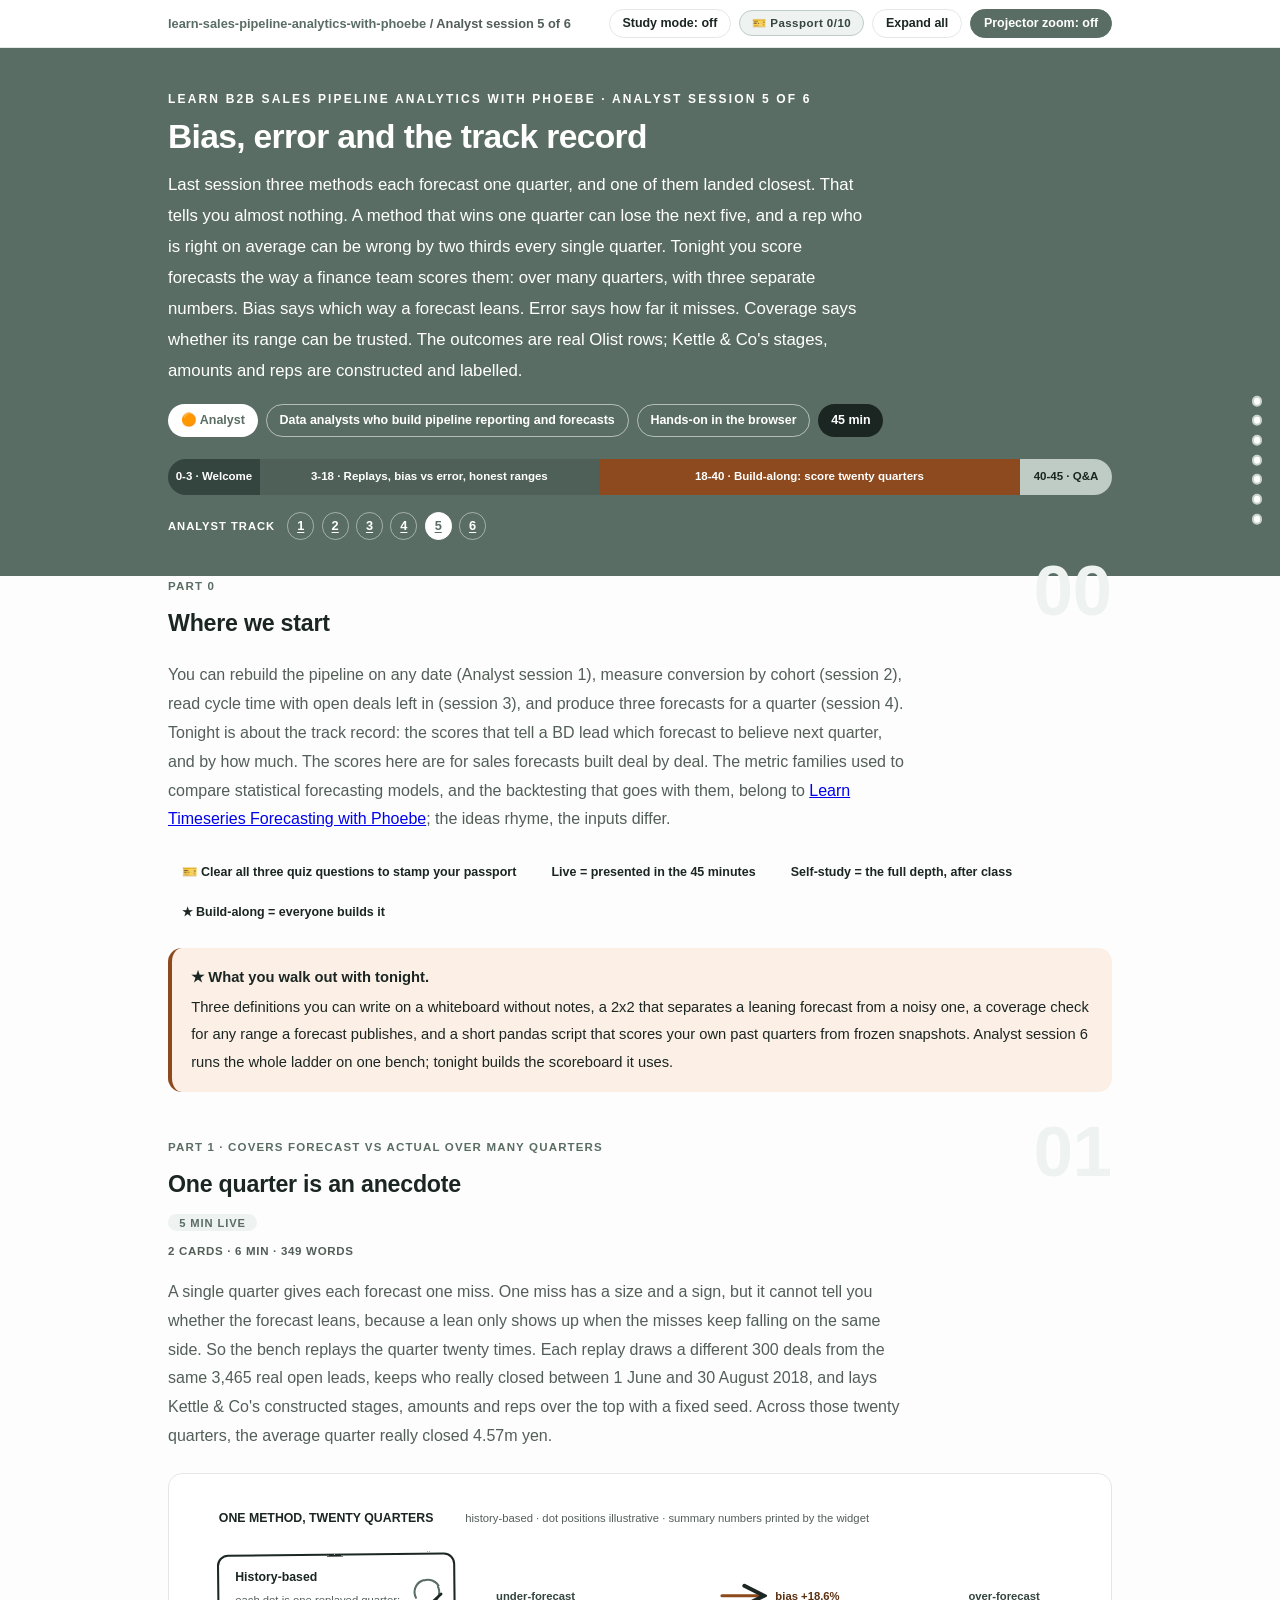
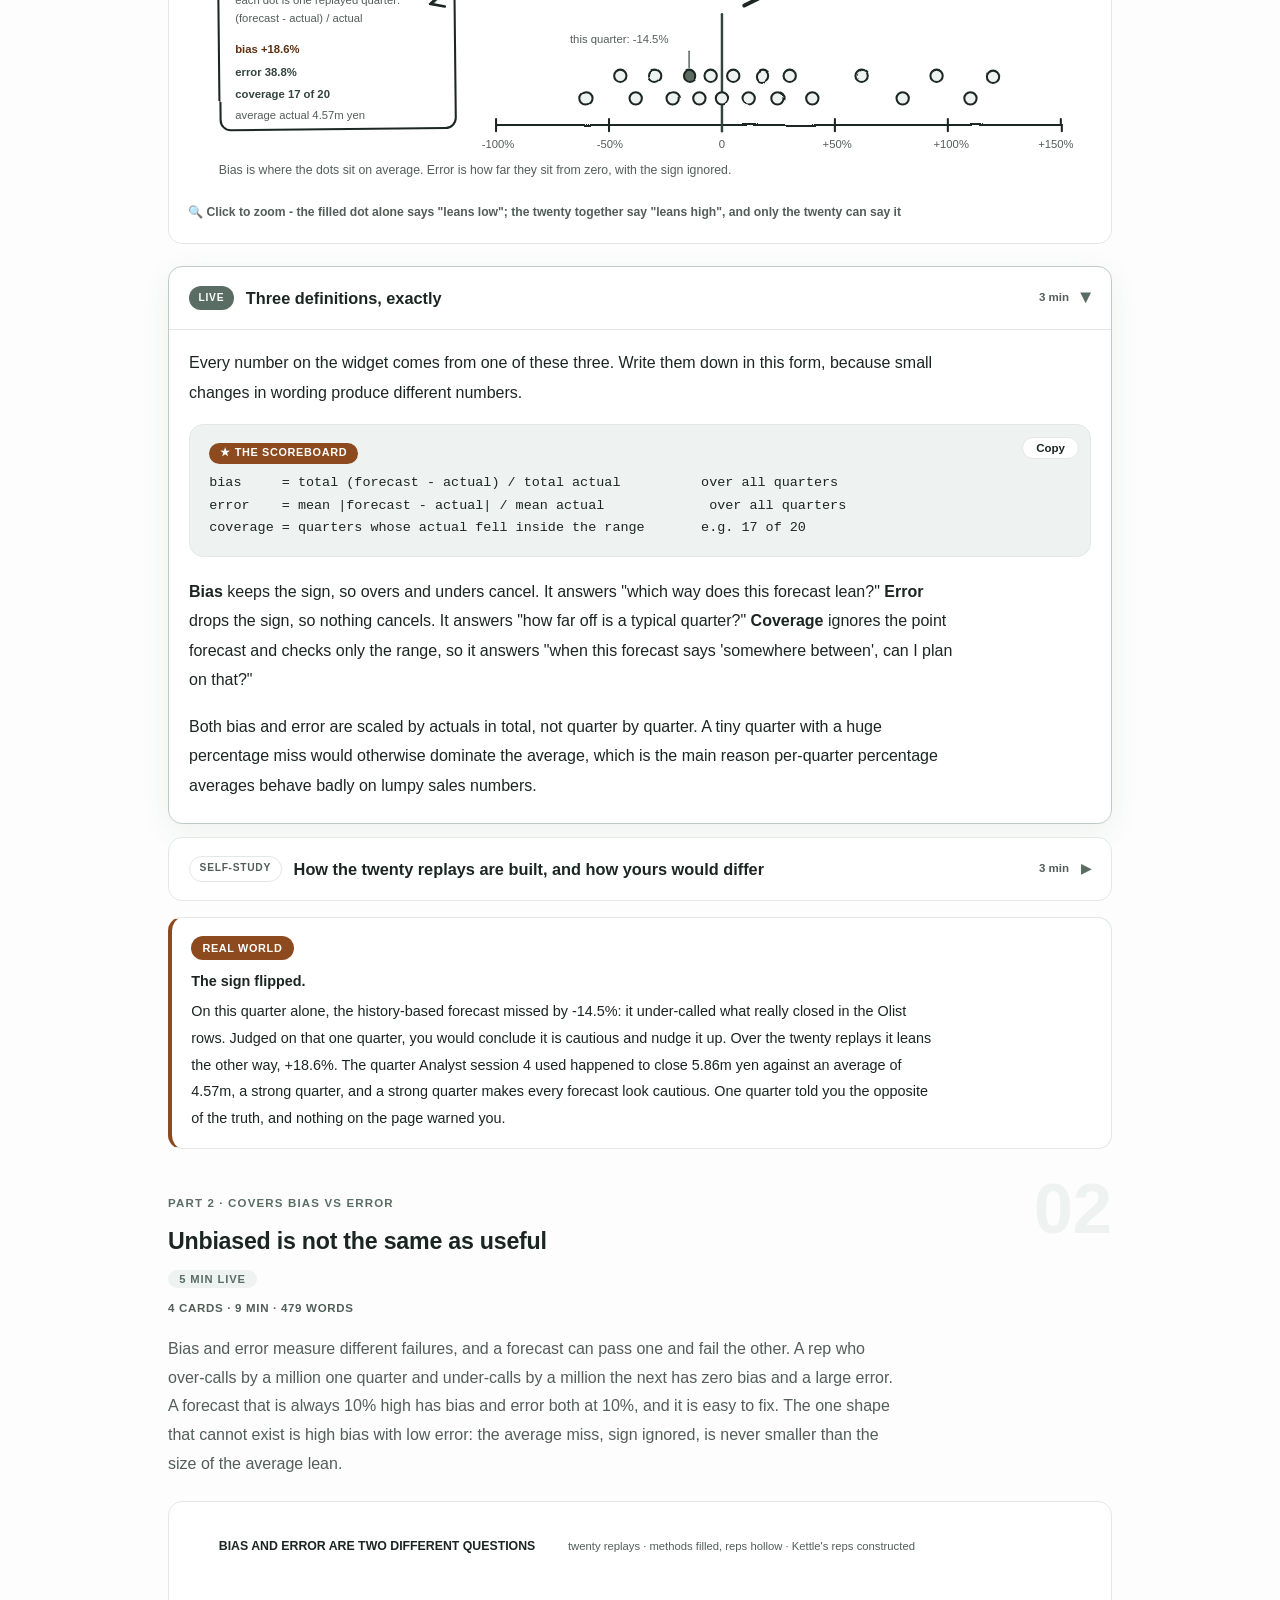
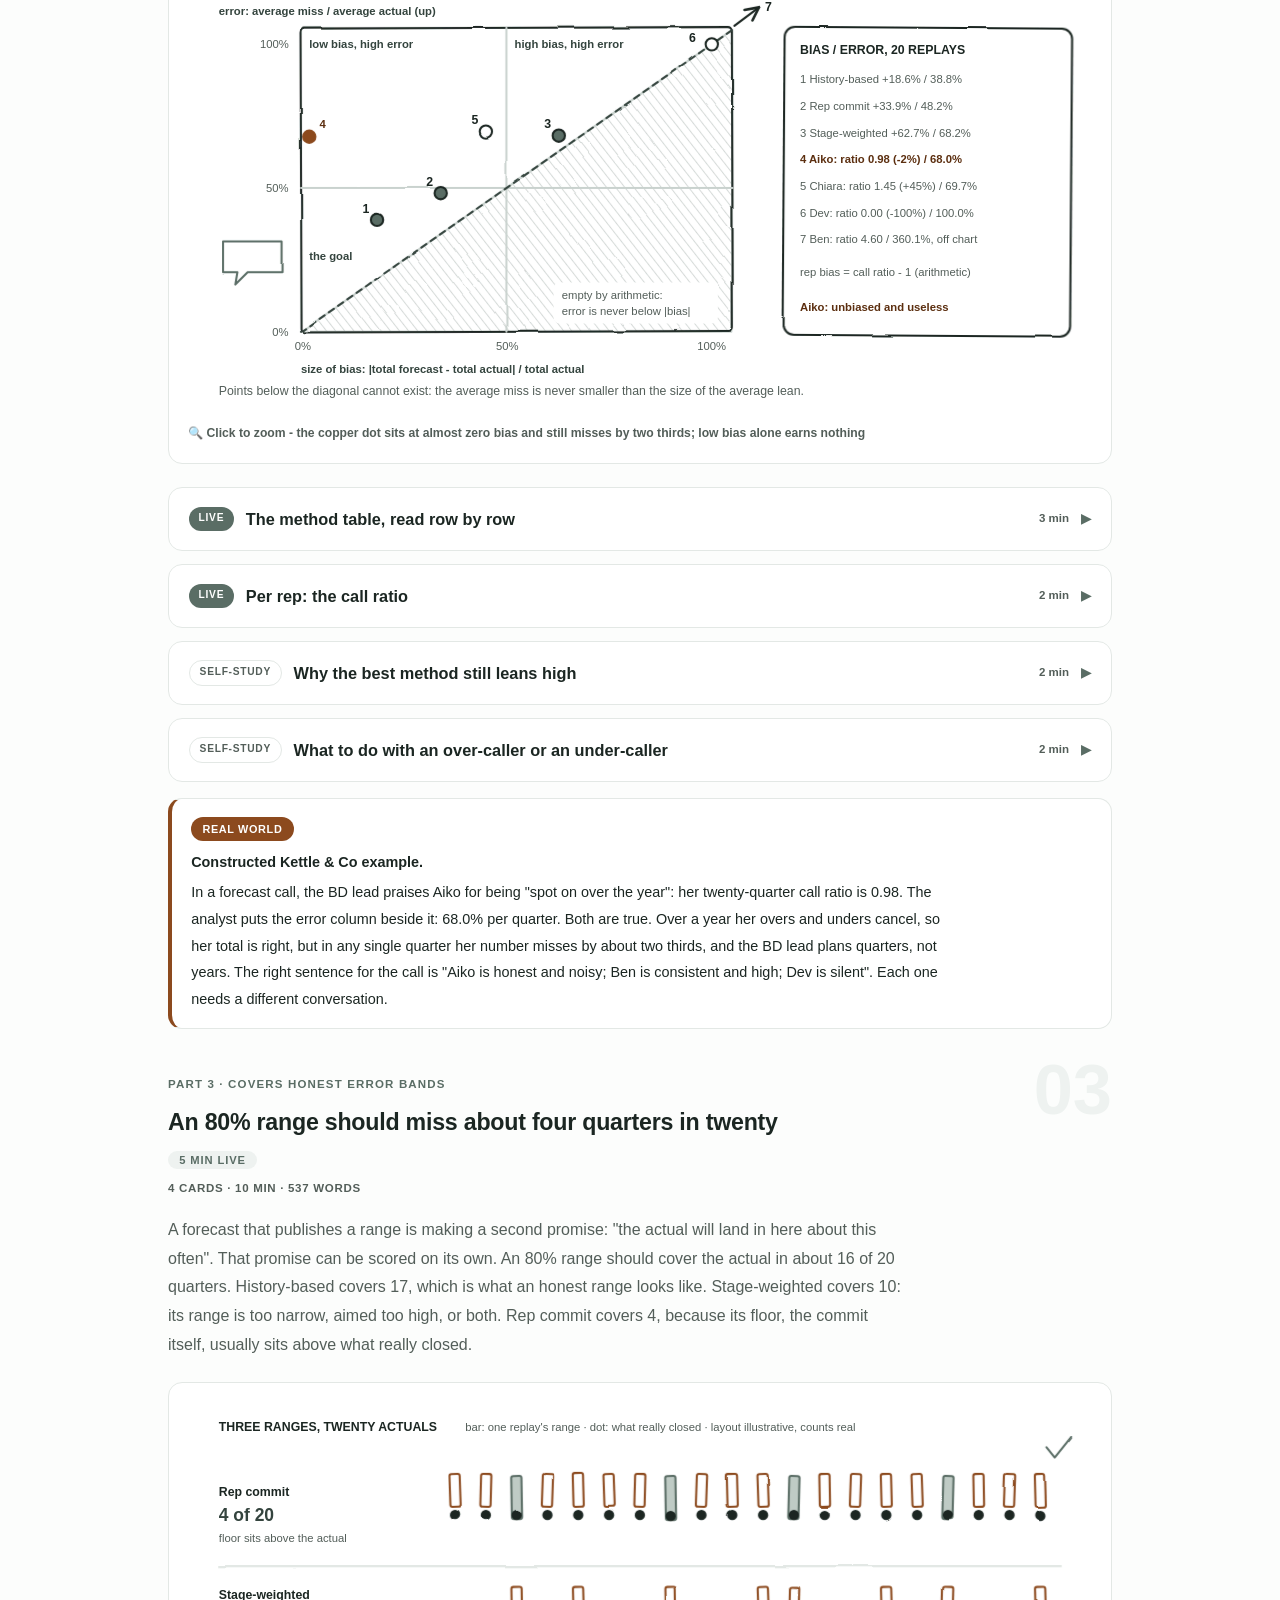
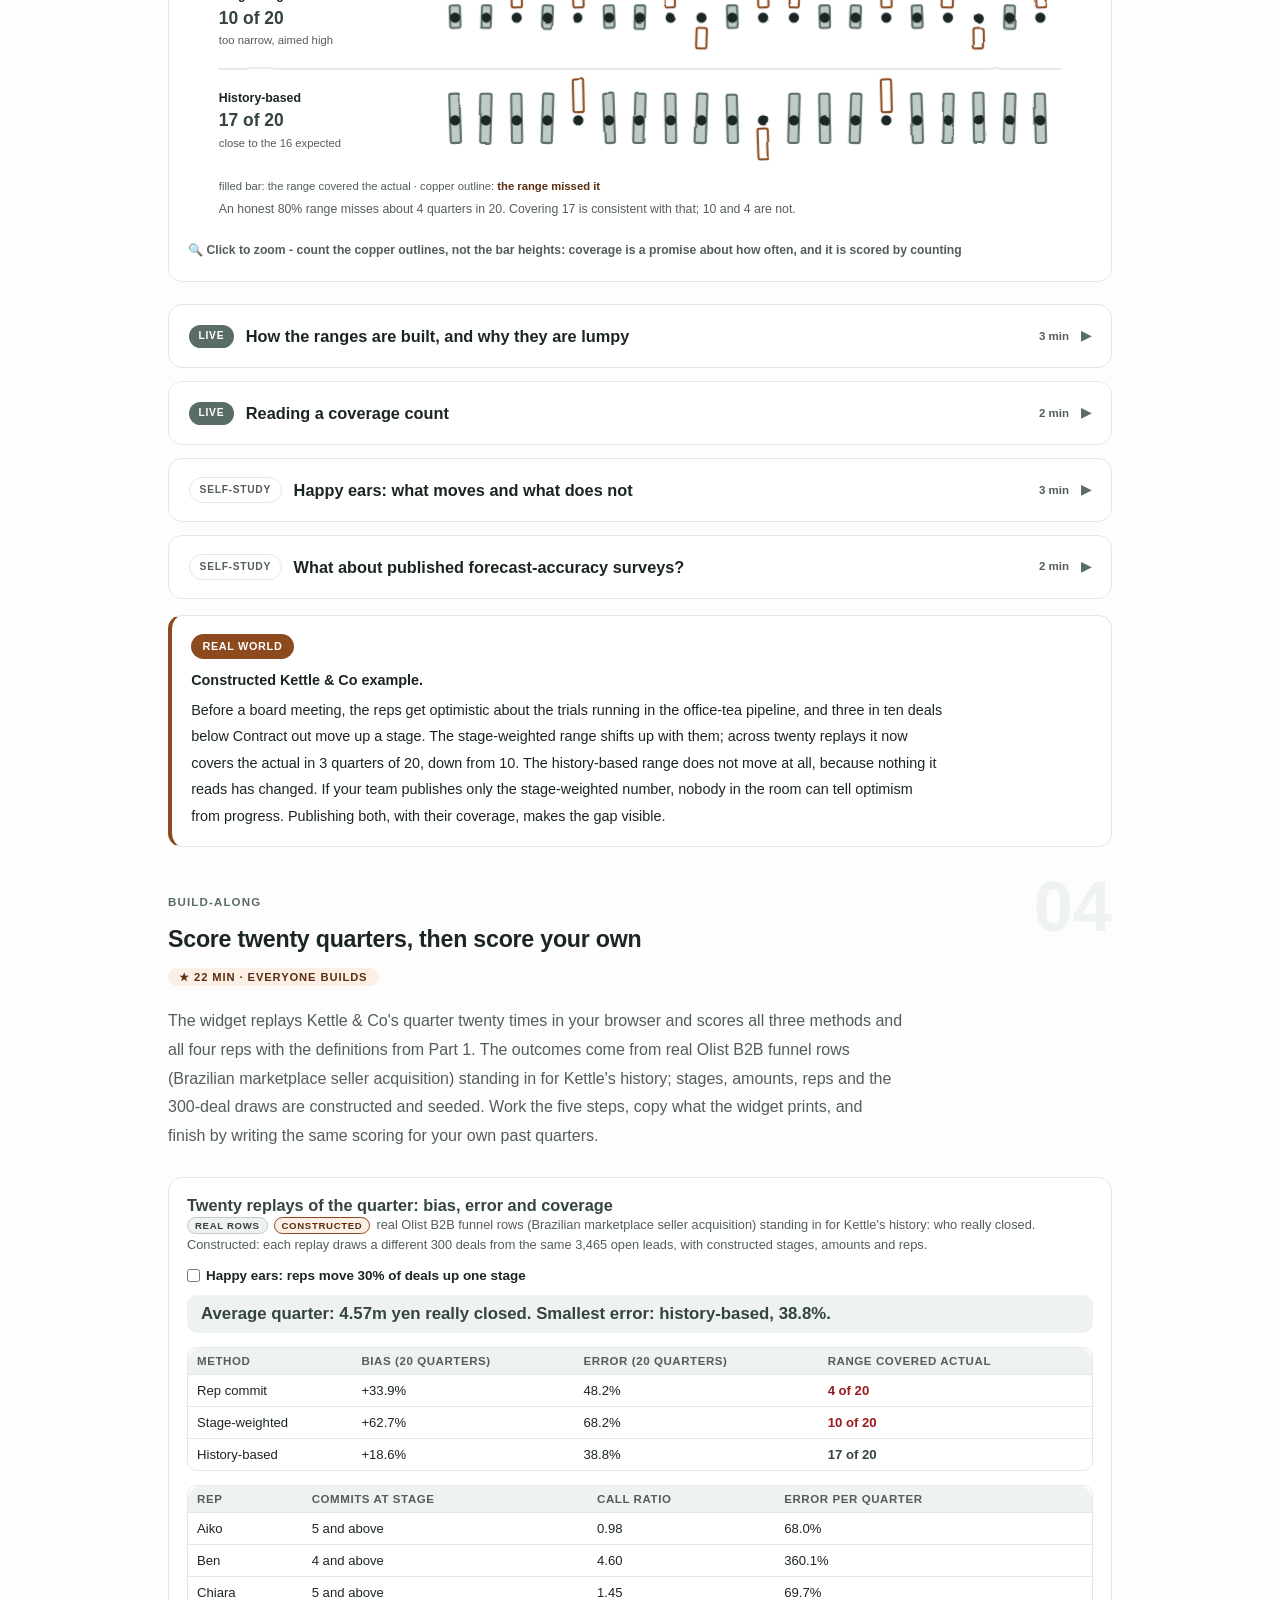
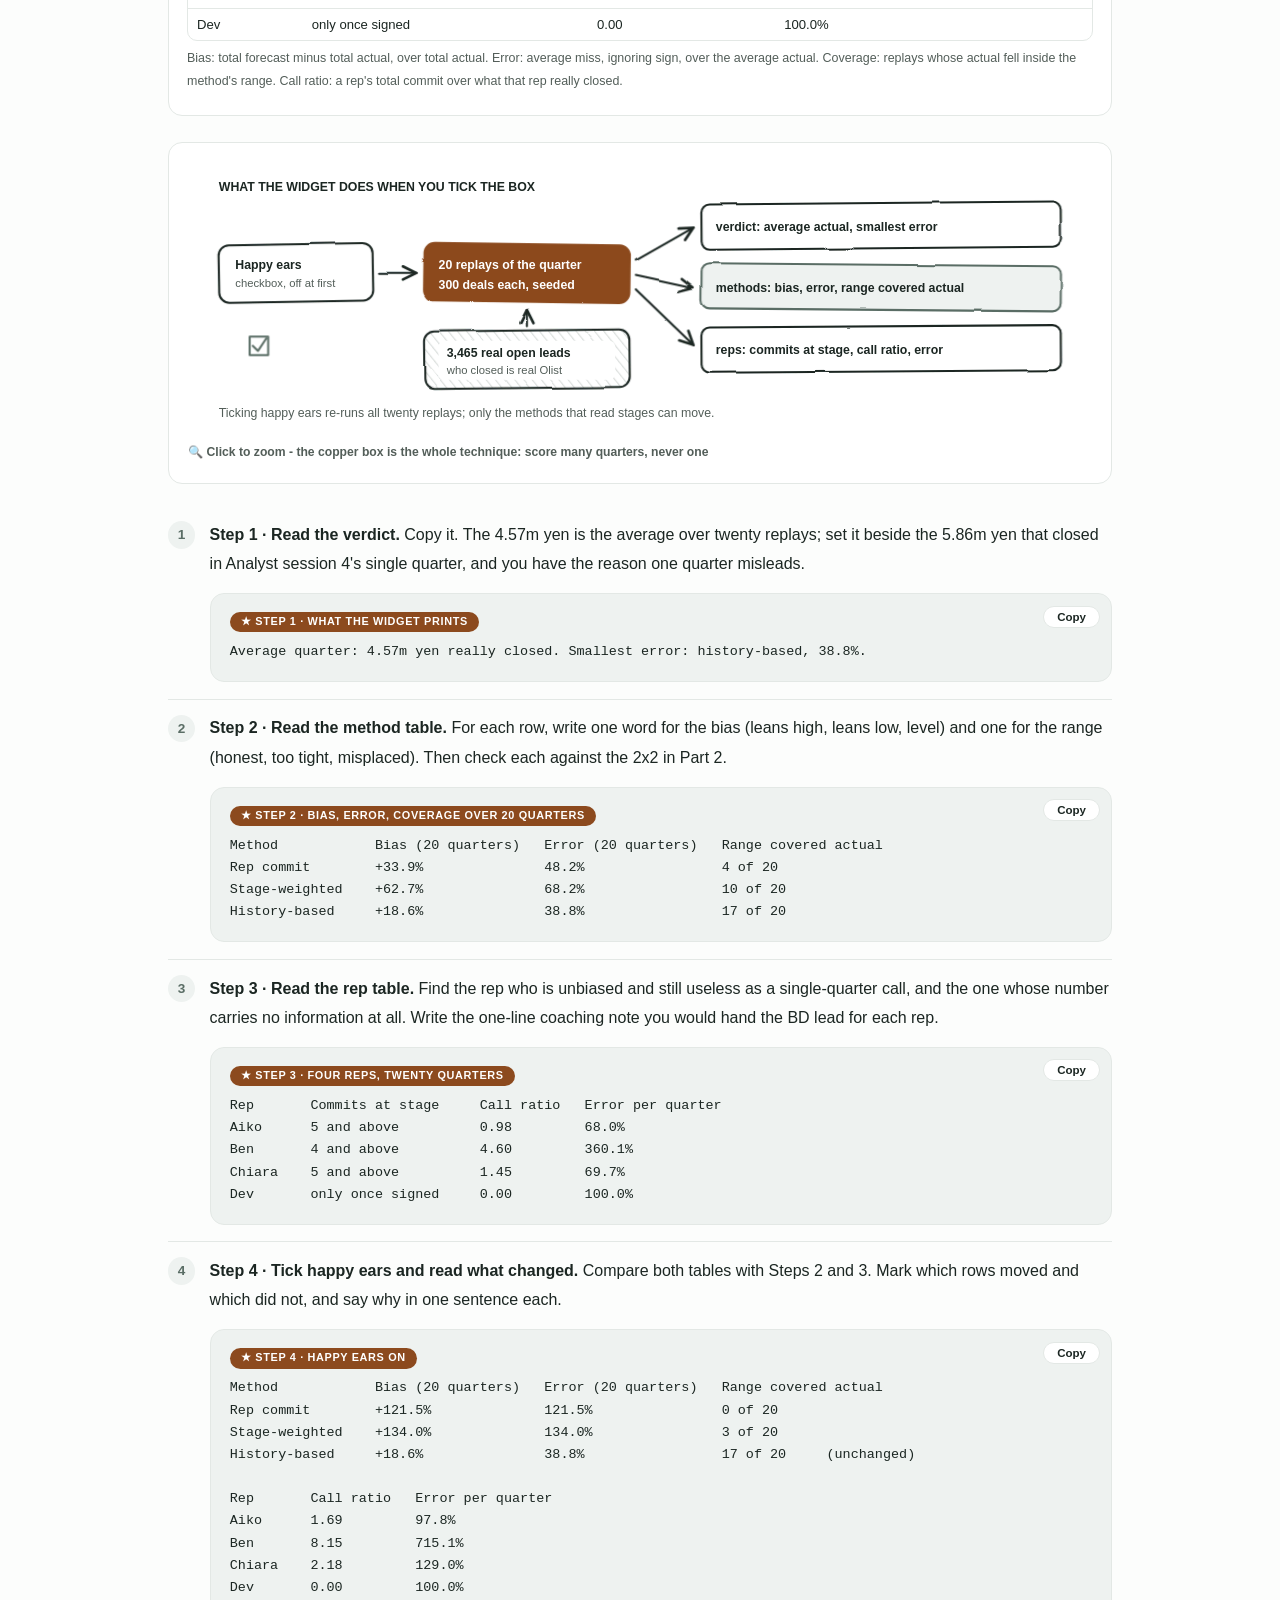
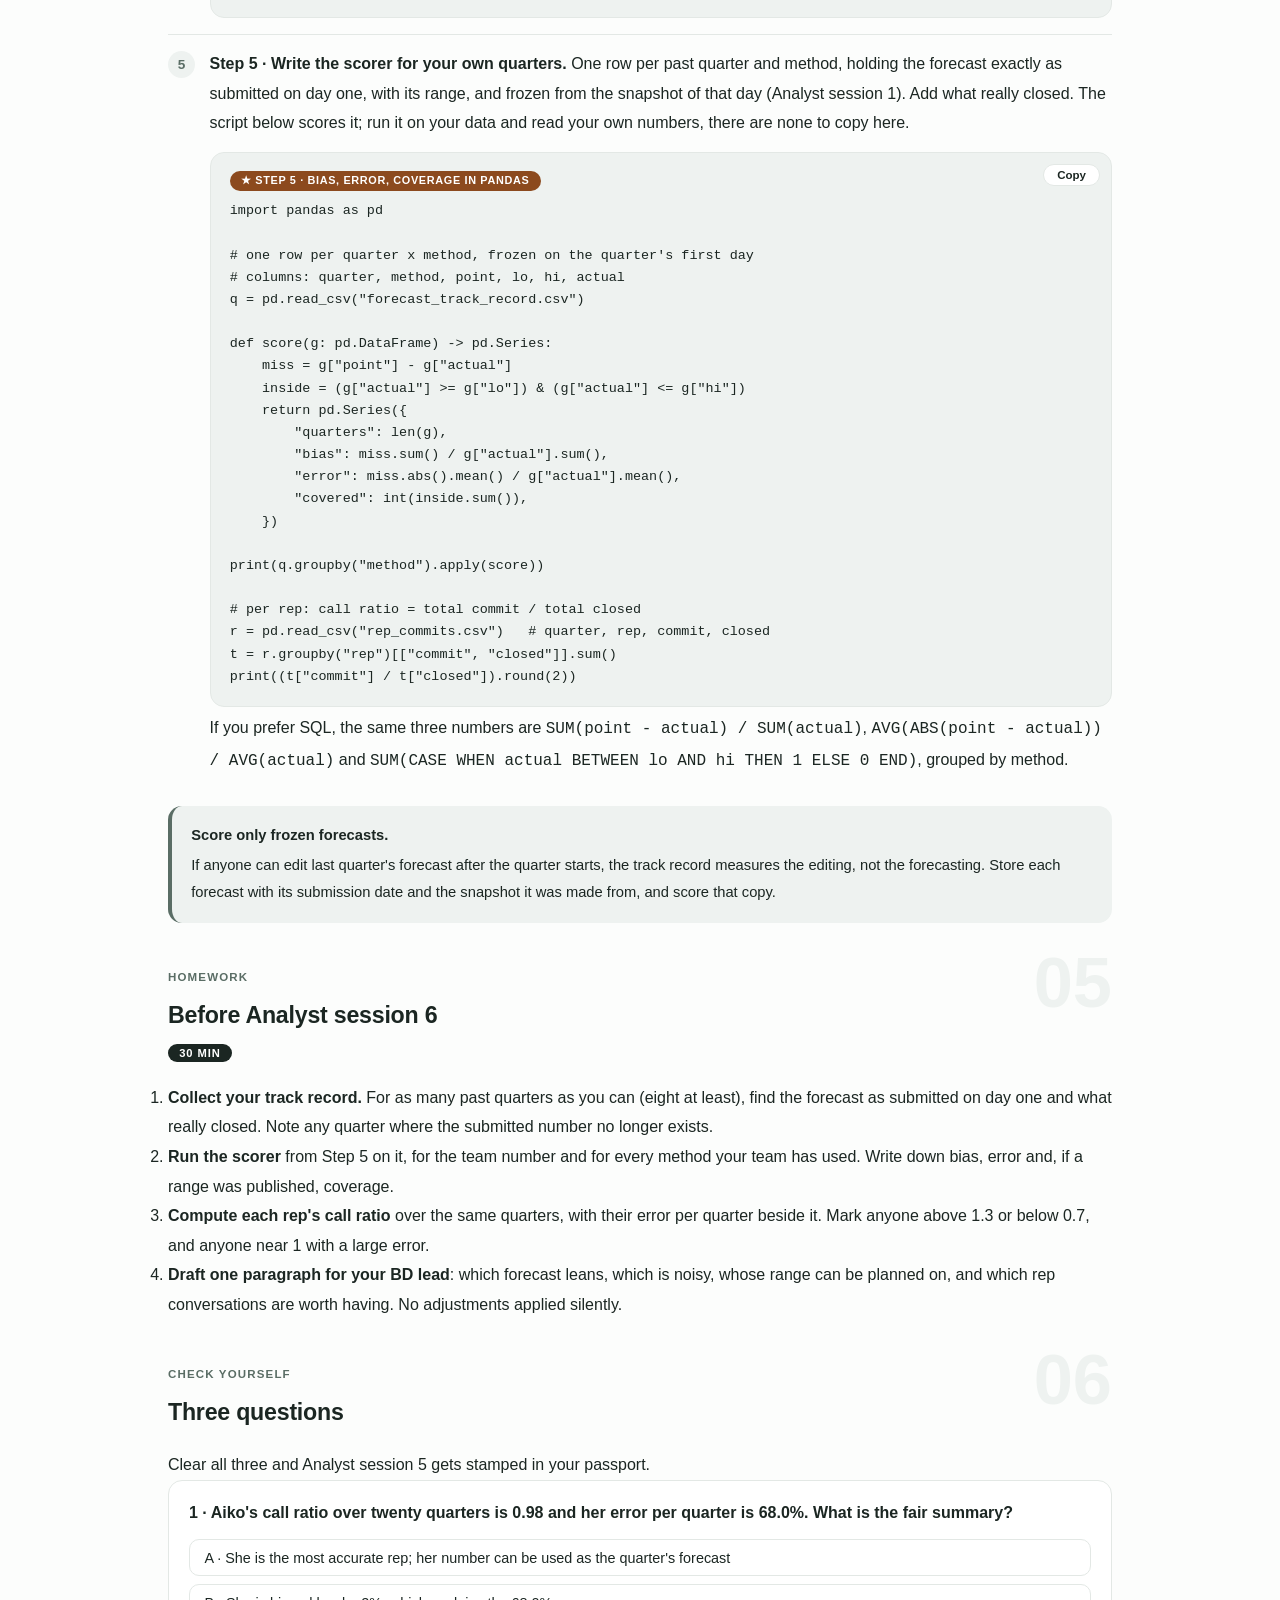
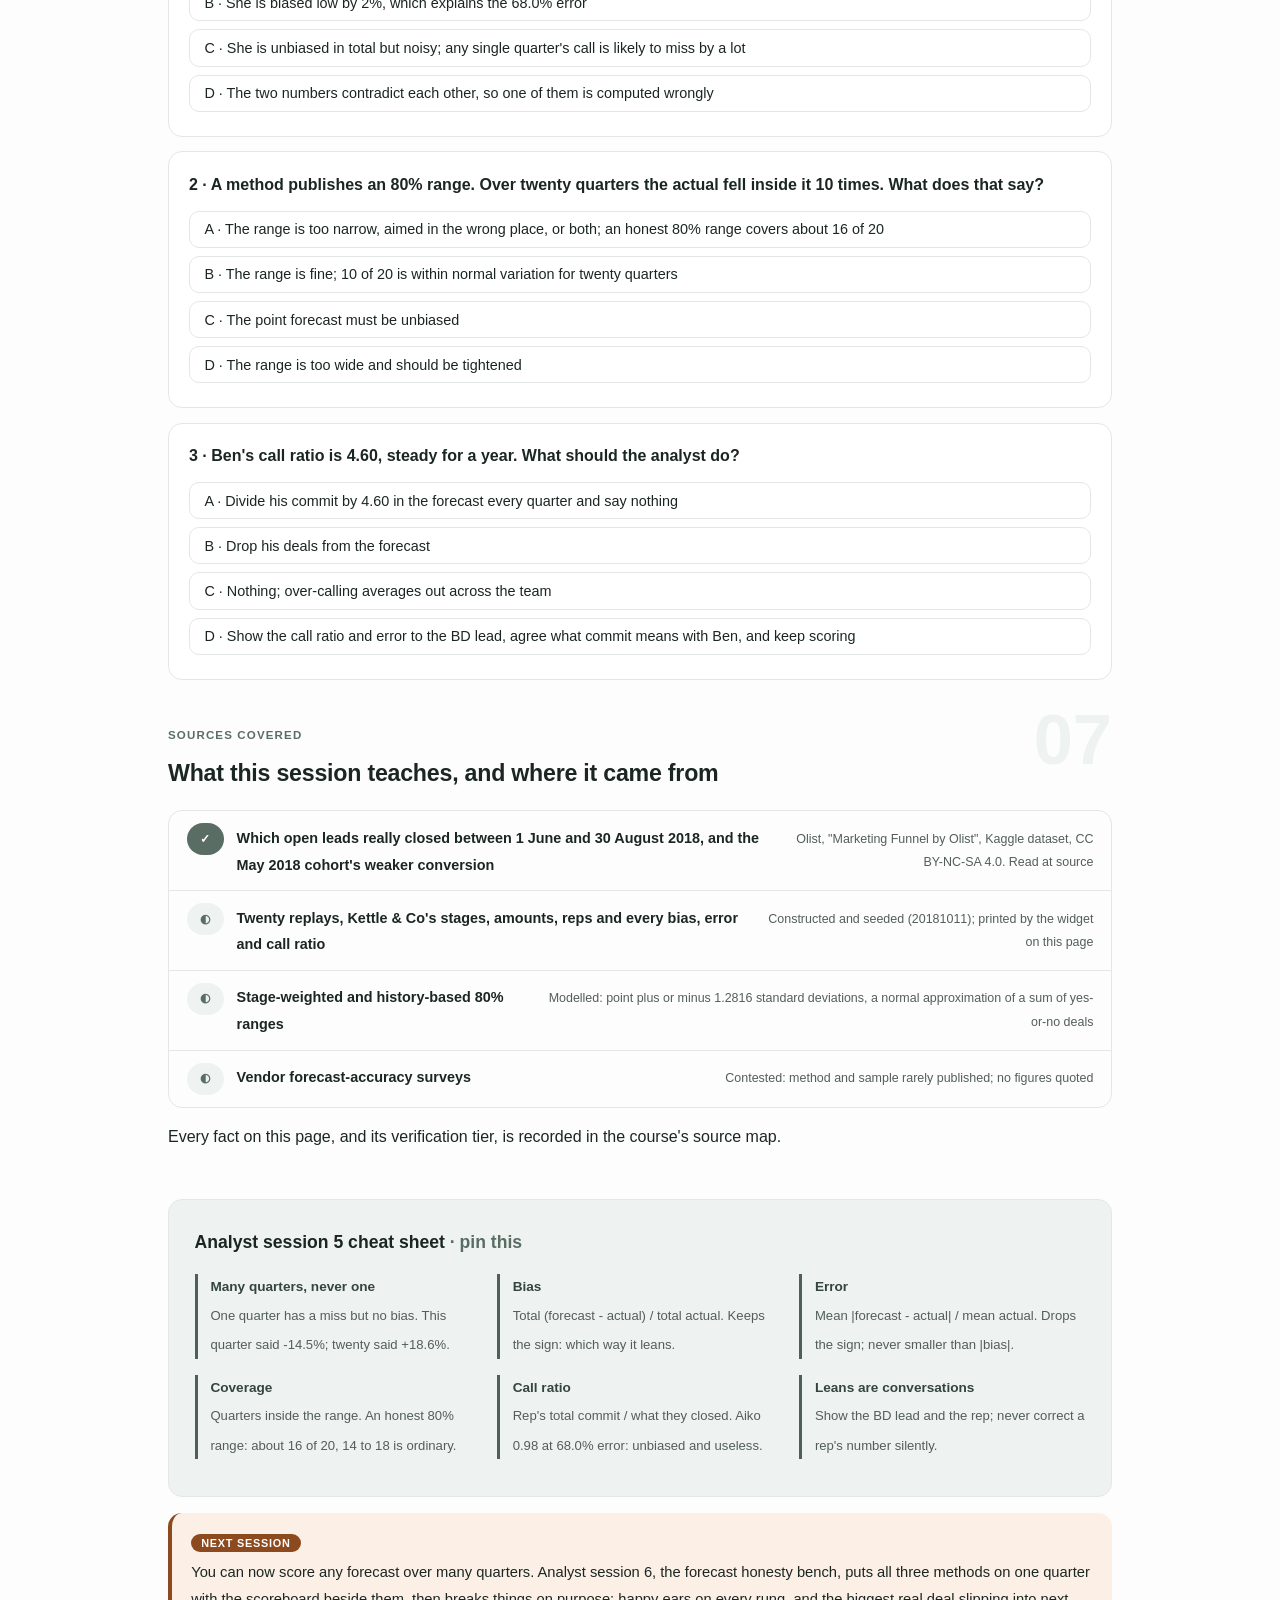
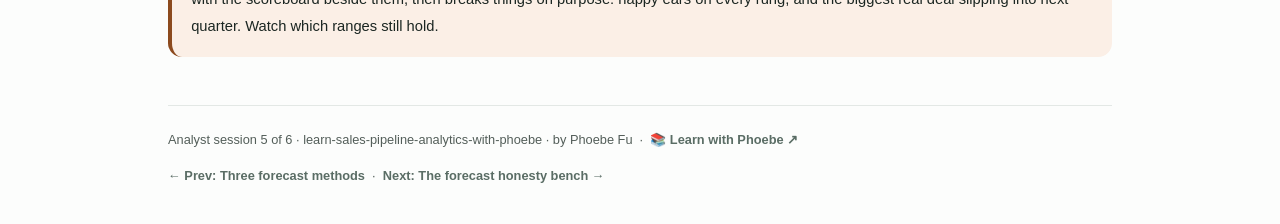
<file: courses/a5-measuring-forecast-error.html>
<!DOCTYPE html>
<html lang="en">
<head>
<meta charset="UTF-8">
<meta name="viewport" content="width=device-width, initial-scale=1.0">
<!-- social:start -->
<meta name="description" content="Analyst session 5 of 6. Bias, error and the track record: score a forecast over twenty replays of the quarter, not one; tell bias from error; read a rep's call ratio; and check whether an 80% range really covers about 16 quarters in 20. Hands-on in the browser on real Olist outcomes with Kettle &amp; Co's constructed stages, amounts and reps.">
<meta property="og:type" content="article">
<meta property="og:site_name" content="Learn with Phoebe">
<meta property="og:title" content="Bias, error and the track record - learn sales pipeline analytics with phoebe">
<meta property="og:description" content="Analyst session 5 of 6. One quarter is an anecdote. Score three forecast methods and four reps over twenty quarters: bias, error, coverage.">
<meta property="og:url" content="https://phoebefu6.github.io/learn-sales-pipeline-analytics-with-phoebe/courses/a5-measuring-forecast-error.html">
<meta property="og:image" content="https://phoebefu6.github.io/learn-sales-pipeline-analytics-with-phoebe/assets/og-cover.png">
<meta property="og:image:width" content="1200">
<meta property="og:image:height" content="630">
<meta name="twitter:card" content="summary_large_image">
<meta name="twitter:title" content="Bias, error and the track record - learn sales pipeline analytics with phoebe">
<meta name="twitter:description" content="Analyst session 5 of 6. Unbiased is not the same as useful: bias, error and honest ranges over twenty quarters.">
<meta name="twitter:image" content="https://phoebefu6.github.io/learn-sales-pipeline-analytics-with-phoebe/assets/og-cover.png">
<!-- social:end -->
<title>Analyst session 5 · Bias, error and the track record - learn sales pipeline analytics with phoebe</title>
<link rel="stylesheet" href="../assets/style.css?v=5">
</head>
<body>

<div class="toolbar">
  <div class="wrap">
    <span class="crumb"><a href="../index.html">learn-sales-pipeline-analytics-with-phoebe</a> / Analyst session 5 of 6</span>
    <button class="btn" id="toggle-all" type="button">Expand all</button>
    <button class="btn primary" id="zoom-toggle" type="button">Projector zoom: off</button>
  </div>
</div>

<header class="masthead">
  <div class="wrap">
    <div class="eyebrow">Learn B2B Sales Pipeline Analytics with Phoebe · Analyst session 5 of 6</div>
    <h1>Bias, error and <span class="accent">the track record</span></h1>
    <p class="sub">Last session three methods each forecast one quarter, and one of them landed closest. That tells you almost nothing. A method that wins one quarter can lose the next five, and a rep who is right on average can be wrong by two thirds every single quarter. Tonight you score forecasts the way a finance team scores them: over many quarters, with three separate numbers. Bias says which way a forecast leans. Error says how far it misses. Coverage says whether its range can be trusted. The outcomes are real Olist rows; Kettle &amp; Co's stages, amounts and reps are constructed and labelled.</p>
    <div class="chip-row">
      <span class="chip level">🟠 Analyst</span>
      <span class="chip audience">Data analysts who build pipeline reporting and forecasts</span>
      <span class="chip audience">Hands-on in the browser</span>
      <span class="chip time">45 min</span>
    </div>
    <div class="agenda">
      <span class="a1" style="flex:1">0-3 · Welcome</span>
      <span class="a2" style="flex:4">3-18 · Replays, bias vs error, honest ranges</span>
      <span class="a3" style="flex:5">18-40 · Build-along: score twenty quarters</span>
      <span class="a4" style="flex:1">40-45 · Q&amp;A</span>
    </div>
  </div>
</header>

<main class="wrap">

  <section class="section" id="intro">
    <div class="section-kicker">
      <span class="klabel">Part 0</span>
      <h2>Where we start</h2>
    </div>
    <p class="lede">You can rebuild the pipeline on any date (Analyst session 1), measure conversion by cohort (session 2), read cycle time with open deals left in (session 3), and produce three forecasts for a quarter (session 4). Tonight is about the track record: the scores that tell a BD lead which forecast to believe next quarter, and by how much. The scores here are for sales forecasts built deal by deal. The metric families used to compare statistical forecasting models, and the backtesting that goes with them, belong to <a href="https://phoebefu6.github.io/learn-timeseries-forecasting-with-phoebe/">Learn Timeseries Forecasting with Phoebe</a>; the ideas rhyme, the inputs differ.</p>

    <div class="legend">
      <span class="pill">🎫 Clear all three quiz questions to stamp your passport</span>
      <span class="pill">Live = presented in the 45 minutes</span>
      <span class="pill">Self-study = the full depth, after class</span>
      <span class="pill">★ Build-along = everyone builds it</span>
    </div>

    <div class="callout win">
      <p><strong>★ What you walk out with tonight.</strong> Three definitions you can write on a whiteboard without notes, a 2x2 that separates a leaning forecast from a noisy one, a coverage check for any range a forecast publishes, and a short pandas script that scores your own past quarters from frozen snapshots. Analyst session 6 runs the whole ladder on one bench; tonight builds the scoreboard it uses.</p>
    </div>
  </section>

  <section class="section" id="part-1">
    <div class="section-kicker">
      <span class="klabel">Part 1 · covers forecast vs actual over many quarters</span>
      <h2>One quarter is an anecdote</h2>
      <span class="tag concept">5 min live</span>
    </div>
    <p class="lede">A single quarter gives each forecast one miss. One miss has a size and a sign, but it cannot tell you whether the forecast leans, because a lean only shows up when the misses keep falling on the same side. So the bench replays the quarter twenty times. Each replay draws a different 300 deals from the same 3,465 real open leads, keeps who really closed between 1 June and 30 August 2018, and lays Kettle &amp; Co's constructed stages, amounts and reps over the top with a fixed seed. Across those twenty quarters, the average quarter really closed 4.57m yen.</p>

    <figure class="zoomable">
      <svg viewBox="0 0 880 290" xmlns="http://www.w3.org/2000/svg" role="img" aria-label="Twenty dots on a signed error axis from minus 100 to plus 150 percent, one per replayed quarter of the history-based forecast. Dot positions are illustrative. A vertical line marks zero. A copper arrow from zero to plus 18.6 percent marks the bias over twenty replays. The left panel gives the widget's summary: bias plus 18.6 percent, error 38.8 percent, coverage 17 of 20. One filled dot marks this quarter alone, minus 14.5 percent: on its own it would suggest the method leans low.">
        <defs>
          <filter id="a5aSk" x="-3%" y="-3%" width="106%" height="106%"><feTurbulence type="fractalNoise" baseFrequency="0.02" numOctaves="2" seed="51" result="n"/><feDisplacementMap in="SourceGraphic" in2="n" scale="2.4" xChannelSelector="R" yChannelSelector="G"/></filter>
          <pattern id="a5aHc" patternUnits="userSpaceOnUse" width="7" height="7" patternTransform="rotate(-38)"><line x1="0" y1="0" x2="0" y2="7" stroke="#5A6D65" stroke-width="1" opacity=".5"/></pattern>
          <marker id="a5aAr" viewBox="0 0 10 10" refX="9" refY="5" markerWidth="8" markerHeight="8" orient="auto"><path d="M1 1 L9 5 L1 9" fill="none" stroke="#1B2622" stroke-width="1.6" stroke-linecap="round"/></marker>
        </defs>
        <style>
          .a5aH { font: 800 12px Inter, sans-serif; fill: #1B2622; }
          .a5aL { font: 600 12px Inter, sans-serif; fill: #1B2622; }
          .a5aS { font: 400 11px Inter, sans-serif; fill: #535E59; }
          .a5aB { font: 800 11px Inter, sans-serif; fill: #5C2F10; }
          .a5aA { font: 700 11px Inter, sans-serif; fill: #34443E; }
          .a5aN { font: 400 12px Inter, sans-serif; fill: #535E59; }
        </style>

        <text class="a5aH" x="30" y="28">ONE METHOD, TWENTY QUARTERS</text>
        <text class="a5aS" x="270" y="28">history-based · dot positions illustrative · summary numbers printed by the widget</text>

        <g filter="url(#a5aSk)" fill="none" stroke="#1B2622" stroke-width="2" stroke-linecap="round" stroke-linejoin="round">
          <rect x="30" y="60" width="230" height="170" rx="10" transform="rotate(-0.6 145 145)" fill="#FFFFFF"/>
          <path d="M300 226 L850 226"/>
          <path d="M300 220 L300 232 M410 220 L410 232 M630 220 L630 232 M740 220 L740 232 M850 220 L850 232"/>
          <path d="M520 118 L520 232" stroke="#34443E" stroke-width="2.4"/>
          <path d="M520 100 L561 100" stroke="#8C4A1E" stroke-width="3" marker-end="url(#a5aAr)"/>
          <path d="M488 170 L488 154" stroke="#535E59" stroke-width="1.4"/>
          <circle cx="388" cy="200" r="6" fill="#EEF2F0"/>
          <circle cx="436" cy="200" r="6" fill="#EEF2F0"/>
          <circle cx="472" cy="200" r="6" fill="#EEF2F0"/>
          <circle cx="498" cy="200" r="6" fill="#EEF2F0"/>
          <circle cx="520" cy="200" r="6" fill="#EEF2F0"/>
          <circle cx="546" cy="200" r="6" fill="#EEF2F0"/>
          <circle cx="575" cy="200" r="6" fill="#EEF2F0"/>
          <circle cx="608" cy="200" r="6" fill="#EEF2F0"/>
          <circle cx="696" cy="200" r="6" fill="#EEF2F0"/>
          <circle cx="762" cy="200" r="6" fill="#EEF2F0"/>
          <circle cx="421" cy="178" r="6" fill="#EEF2F0"/>
          <circle cx="454" cy="178" r="6" fill="#EEF2F0"/>
          <circle cx="488" cy="178" r="6" fill="#5A6D65"/>
          <circle cx="509" cy="178" r="6" fill="#EEF2F0"/>
          <circle cx="531" cy="178" r="6" fill="#EEF2F0"/>
          <circle cx="560" cy="178" r="6" fill="#EEF2F0"/>
          <circle cx="586" cy="178" r="6" fill="#EEF2F0"/>
          <circle cx="656" cy="178" r="6" fill="#EEF2F0"/>
          <circle cx="729" cy="178" r="6" fill="#EEF2F0"/>
          <circle cx="784" cy="178" r="6" fill="#EEF2F0"/>
          <!-- doodle: a replay loop -->
          <path d="M222 102 A12 12 0 1 1 236 108" stroke="#5A6D65" marker-end="url(#a5aAr)"/>
        </g>

        <text class="a5aL" x="46" y="86">History-based</text>
        <text class="a5aS" x="46" y="108">each dot is one replayed quarter:</text>
        <text class="a5aS" x="46" y="126">(forecast - actual) / actual</text>
        <text class="a5aB" x="46" y="156">bias +18.6%</text>
        <text class="a5aA" x="46" y="178">error 38.8%</text>
        <text class="a5aA" x="46" y="200">coverage 17 of 20</text>
        <text class="a5aS" x="46" y="220">average actual 4.57m yen</text>

        <text class="a5aA" x="300" y="104">under-forecast</text>
        <text class="a5aA" x="760" y="104">over-forecast</text>
        <text class="a5aB" x="572" y="104">bias +18.6%</text>
        <text class="a5aS" x="372" y="146">this quarter: -14.5%</text>

        <text class="a5aS" x="286" y="248">-100%</text>
        <text class="a5aS" x="398" y="248">-50%</text>
        <text class="a5aS" x="517" y="248">0</text>
        <text class="a5aS" x="618" y="248">+50%</text>
        <text class="a5aS" x="726" y="248">+100%</text>
        <text class="a5aS" x="828" y="248">+150%</text>

        <text class="a5aN" x="30" y="274">Bias is where the dots sit on average. Error is how far they sit from zero, with the sign ignored.</text>
      </svg>
      <figcaption>🔍 Click to zoom - the filled dot alone says "leans low"; the twenty together say "leans high", and only the twenty can say it</figcaption>
    </figure>

    <details class="card" open>
      <summary><span class="mode live">Live</span>Three definitions, exactly<span class="mini">3 min</span><span class="caret">▶</span></summary>
      <div class="body">
        <p>Every number on the widget comes from one of these three. Write them down in this form, because small changes in wording produce different numbers.</p>
        <div class="prompt-box good"><span class="label">★ The scoreboard</span>bias     = total (forecast - actual) / total actual          over all quarters
error    = mean |forecast - actual| / mean actual             over all quarters
coverage = quarters whose actual fell inside the range       e.g. 17 of 20</div>
        <p><strong>Bias</strong> keeps the sign, so overs and unders cancel. It answers "which way does this forecast lean?" <strong>Error</strong> drops the sign, so nothing cancels. It answers "how far off is a typical quarter?" <strong>Coverage</strong> ignores the point forecast and checks only the range, so it answers "when this forecast says 'somewhere between', can I plan on that?"</p>
        <p>Both bias and error are scaled by actuals in total, not quarter by quarter. A tiny quarter with a huge percentage miss would otherwise dominate the average, which is the main reason per-quarter percentage averages behave badly on lumpy sales numbers.</p>
      </div>
    </details>

    <details class="card">
      <summary><span class="mode self">Self-study</span>How the twenty replays are built, and how yours would differ<span class="mini">3 min</span><span class="caret">▶</span></summary>
      <div class="body">
        <p><strong>On the bench.</strong> The open pool is 3,465 real Olist leads first contacted March to May 2018 and not won by 1 June 2018. Each replay draws 300 of them; draw 0 is "this quarter", the one Analyst session 4 forecast. Which leads really closed in the 91 days to 30 August 2018 is real. Stages, amounts and which rep owns a deal are constructed with seed 20181011, so every reload prints the same numbers.</p>
        <p><strong>On your own data.</strong> You do not need replays: you have past quarters. For each one you need two frozen things, the forecast as it was submitted and the pipeline snapshot it was made from (the as-of join from Analyst session 1), plus what really closed by quarter end. Eight quarters is a thin track record; twelve is better. Replays stand in for that history here because the public rows cover only one usable quarter.</p>
        <p><strong>What replays cannot do.</strong> Every replay shares the same market, the same season and the same buyers' behaviour. Real quarters differ in all three, so a real track record will usually look worse than a replayed one.</p>
      </div>
    </details>

    <div class="callout example">
      <span class="ex-pill">Real world</span>
      <p><strong>The sign flipped.</strong> On this quarter alone, the history-based forecast missed by -14.5%: it under-called what really closed in the Olist rows. Judged on that one quarter, you would conclude it is cautious and nudge it up. Over the twenty replays it leans the other way, +18.6%. The quarter Analyst session 4 used happened to close 5.86m yen against an average of 4.57m, a strong quarter, and a strong quarter makes every forecast look cautious. One quarter told you the opposite of the truth, and nothing on the page warned you.</p>
    </div>
  </section>

  <section class="section" id="part-2">
    <div class="section-kicker">
      <span class="klabel">Part 2 · covers bias vs error</span>
      <h2>Unbiased is not the same as useful</h2>
      <span class="tag concept">5 min live</span>
    </div>
    <p class="lede">Bias and error measure different failures, and a forecast can pass one and fail the other. A rep who over-calls by a million one quarter and under-calls by a million the next has zero bias and a large error. A forecast that is always 10% high has bias and error both at 10%, and it is easy to fix. The one shape that cannot exist is high bias with low error: the average miss, sign ignored, is never smaller than the size of the average lean.</p>

    <figure class="zoomable">
      <svg viewBox="0 0 880 478" xmlns="http://www.w3.org/2000/svg" role="img" aria-label="A hand-drawn 2x2: size of bias on the x axis, error on the y axis, both 0 to about 100 percent, split at 50 percent. A diagonal marks the floor where error equals the size of the bias; the hatched region below it is empty by arithmetic. Points: 1 history-based, bias 18.6, error 38.8, low and low. 2 rep commit, 33.9 and 48.2. 3 stage-weighted, 62.7 and 68.2. 4 Aiko, call ratio 0.98, bias about minus 2, error 68.0, in copper: low bias, high error. 5 Chiara, ratio 1.45, error 69.7. 6 Dev, ratio 0.00, bias minus 100, error 100, on the diagonal. 7 Ben, ratio 4.60, error 360.1, off the chart up and right.">
        <defs>
          <filter id="a5bSk" x="-3%" y="-3%" width="106%" height="106%"><feTurbulence type="fractalNoise" baseFrequency="0.02" numOctaves="2" seed="53" result="n"/><feDisplacementMap in="SourceGraphic" in2="n" scale="2.4" xChannelSelector="R" yChannelSelector="G"/></filter>
          <pattern id="a5bHc" patternUnits="userSpaceOnUse" width="7" height="7" patternTransform="rotate(-38)"><line x1="0" y1="0" x2="0" y2="7" stroke="#5A6D65" stroke-width="1" opacity=".5"/></pattern>
          <marker id="a5bAr" viewBox="0 0 10 10" refX="9" refY="5" markerWidth="8" markerHeight="8" orient="auto"><path d="M1 1 L9 5 L1 9" fill="none" stroke="#1B2622" stroke-width="1.6" stroke-linecap="round"/></marker>
        </defs>
        <style>
          .a5bH { font: 800 12px Inter, sans-serif; fill: #1B2622; }
          .a5bL { font: 600 12px Inter, sans-serif; fill: #1B2622; }
          .a5bS { font: 400 11px Inter, sans-serif; fill: #535E59; }
          .a5bB { font: 800 11px Inter, sans-serif; fill: #5C2F10; }
          .a5bA { font: 700 11px Inter, sans-serif; fill: #34443E; }
          .a5bN { font: 400 12px Inter, sans-serif; fill: #535E59; }
        </style>

        <text class="a5bH" x="30" y="28">BIAS AND ERROR ARE TWO DIFFERENT QUESTIONS</text>
        <text class="a5bS" x="370" y="28">twenty replays · methods filled, reps hollow · Kettle's reps constructed</text>

        <g filter="url(#a5bSk)" fill="none" stroke="#1B2622" stroke-width="2" stroke-linecap="round" stroke-linejoin="round">
          <path d="M110 400 L530 400 L530 106 Z" fill="url(#a5bHc)" stroke="#C9D2CE"/>
          <rect x="110" y="104" width="420" height="296" rx="4" transform="rotate(-0.2 320 252)"/>
          <path d="M310 104 L310 400 M110 260 L530 260" stroke="#C9D2CE"/>
          <path d="M110 400 L530 106" stroke="#34443E" stroke-dasharray="6 5"/>
          <rect x="580" y="104" width="280" height="300" rx="10" transform="rotate(0.4 720 254)" fill="#FFFFFF"/>
          <circle cx="184" cy="291" r="6" fill="#5A6D65"/>
          <circle cx="246" cy="265" r="6" fill="#5A6D65"/>
          <circle cx="361" cy="209" r="6" fill="#5A6D65"/>
          <circle cx="118" cy="210" r="6" fill="#8C4A1E" stroke="#8C4A1E"/>
          <circle cx="290" cy="205" r="6" fill="#FFFFFF"/>
          <circle cx="510" cy="120" r="6" fill="#FFFFFF"/>
          <path d="M532 102 L556 84" marker-end="url(#a5bAr)"/>
          <!-- doodle: a coaching speech bubble -->
          <path d="M34 312 L92 312 L92 342 L58 342 L46 354 L48 342 L34 342 Z" stroke="#5A6D65"/>
        </g>

        <rect x="356" y="352" width="160" height="40" rx="6" fill="#FFFFFF"/>

        <text class="a5bA" x="30" y="92">error: average miss / average actual (up)</text>
        <text class="a5bS" x="82" y="404">0%</text>
        <text class="a5bS" x="76" y="264">50%</text>
        <text class="a5bS" x="70" y="124">100%</text>
        <text class="a5bS" x="104" y="418">0%</text>
        <text class="a5bS" x="300" y="418">50%</text>
        <text class="a5bS" x="496" y="418">100%</text>
        <text class="a5bA" x="110" y="440">size of bias: |total forecast - total actual| / total actual</text>

        <text class="a5bA" x="118" y="124">low bias, high error</text>
        <text class="a5bA" x="318" y="124">high bias, high error</text>
        <text class="a5bA" x="118" y="330">the goal</text>
        <text class="a5bS" x="364" y="368">empty by arithmetic:</text>
        <text class="a5bS" x="364" y="384">error is never below |bias|</text>

        <text class="a5bL" x="170" y="284">1</text>
        <text class="a5bL" x="232" y="258">2</text>
        <text class="a5bL" x="347" y="202">3</text>
        <text class="a5bB" x="128" y="202">4</text>
        <text class="a5bL" x="276" y="198">5</text>
        <text class="a5bL" x="488" y="118">6</text>
        <text class="a5bL" x="562" y="88">7</text>

        <text class="a5bH" x="596" y="130">BIAS / ERROR, 20 REPLAYS</text>
        <text class="a5bS" x="596" y="158">1 History-based +18.6% / 38.8%</text>
        <text class="a5bS" x="596" y="184">2 Rep commit +33.9% / 48.2%</text>
        <text class="a5bS" x="596" y="210">3 Stage-weighted +62.7% / 68.2%</text>
        <text class="a5bB" x="596" y="236">4 Aiko: ratio 0.98 (-2%) / 68.0%</text>
        <text class="a5bS" x="596" y="262">5 Chiara: ratio 1.45 (+45%) / 69.7%</text>
        <text class="a5bS" x="596" y="288">6 Dev: ratio 0.00 (-100%) / 100.0%</text>
        <text class="a5bS" x="596" y="314">7 Ben: ratio 4.60 / 360.1%, off chart</text>
        <text class="a5bS" x="596" y="346">rep bias = call ratio - 1 (arithmetic)</text>
        <text class="a5bB" x="596" y="380">Aiko: unbiased and useless</text>

        <text class="a5bN" x="30" y="462">Points below the diagonal cannot exist: the average miss is never smaller than the size of the average lean.</text>
      </svg>
      <figcaption>🔍 Click to zoom - the copper dot sits at almost zero bias and still misses by two thirds; low bias alone earns nothing</figcaption>
    </figure>

    <details class="card">
      <summary><span class="mode live">Live</span>The method table, read row by row<span class="mini">3 min</span><span class="caret">▶</span></summary>
      <div class="body">
        <p><strong>Rep commit: +33.9% bias, 48.2% error.</strong> It leans high, and most of its error is that lean. A steady lean is the most fixable fault a forecast can have, as long as it stays steady.</p>
        <p><strong>Stage-weighted: +62.7% bias, 68.2% error.</strong> It leans hardest of the three. Almost all of its error is lean, which says the stage table (Kettle's own, from the prior quarter) is set too generously for the deals now in the pipe.</p>
        <p><strong>History-based: +18.6% bias, 38.8% error.</strong> The smallest of both, and still not small. Over half its error is noise rather than lean, which is what you expect from about seven wins a quarter: a couple of deals arriving a week early or late moves the actual a long way.</p>
      </div>
    </details>

    <details class="card">
      <summary><span class="mode live">Live</span>Per rep: the call ratio<span class="mini">2 min</span><span class="caret">▶</span></summary>
      <div class="body">
        <p>The call ratio is a rep's total commit over twenty quarters divided by what that rep really closed. It is the rep's bias plus one. Above 1 over-calls, below 1 under-calls.</p>
        <p><strong>Aiko, 0.98.</strong> Unbiased in total, 68.0% error per quarter. As a single-quarter call her number is close to useless, yet she is the rep most managers would hold up as "accurate". <strong>Ben, 4.60.</strong> He commits from stage 4, a stage below the others, and over-calls more than four-fold; error 360.1%. <strong>Chiara, 1.45.</strong> Mildly high, 69.7% error. <strong>Dev, 0.00.</strong> He commits only once a contract is signed, so his commit is always zero and his error always 100.0%. That is an under-caller, often called a sandbagger, and his zero tells the BD lead nothing about what he will close.</p>
      </div>
    </details>

    <details class="card">
      <summary><span class="mode self">Self-study</span>Why the best method still leans high<span class="mini">2 min</span><span class="caret">▶</span></summary>
      <div class="body">
        <p>History-based learns conversion from earlier cohorts. In the real Olist rows the May 2018 cohort converted 10.0%, against 13 to 14% for January to April. A history-based forecast assumes the next quarter's leads behave like the last ones, so when a weaker cohort arrives it over-calls. That is the honest limit of the method: it cannot see a change it has not yet lived through. The remedy is not a cleverer formula; it is watching the lean quarter by quarter and asking why when it moves.</p>
      </div>
    </details>

    <details class="card">
      <summary><span class="mode self">Self-study</span>What to do with an over-caller or an under-caller<span class="mini">2 min</span><span class="caret">▶</span></summary>
      <div class="body">
        <p>A systematic lean is a pattern in how a person reads deals, so it is a coaching conversation for the BD lead, not something data should quietly correct. If an analyst divides Ben's commit by 4.60 every quarter, three things go wrong: Ben never learns, nobody notices when he changes, and the forecast now depends on a private adjustment no one signed off. Show the call ratio to the BD lead and to Ben, agree what "commit" means, and keep scoring. Who owns that conversation, and who owns the method, is the subject of <a href="b3-who-owns-the-forecast.html">Business session 3, Who owns the forecast</a>.</p>
        <p>Dev's case is different. A zero is not a lean you can scale, because zero times anything is zero. The fix is a definition: commit means a deal the rep expects to sign this quarter, not one already signed.</p>
      </div>
    </details>

    <div class="callout example">
      <span class="ex-pill">Real world</span>
      <p><strong>Constructed Kettle &amp; Co example.</strong> In a forecast call, the BD lead praises Aiko for being "spot on over the year": her twenty-quarter call ratio is 0.98. The analyst puts the error column beside it: 68.0% per quarter. Both are true. Over a year her overs and unders cancel, so her total is right, but in any single quarter her number misses by about two thirds, and the BD lead plans quarters, not years. The right sentence for the call is "Aiko is honest and noisy; Ben is consistent and high; Dev is silent". Each one needs a different conversation.</p>
    </div>
  </section>

  <section class="section" id="part-3">
    <div class="section-kicker">
      <span class="klabel">Part 3 · covers honest error bands</span>
      <h2>An 80% range should miss about four quarters in twenty</h2>
      <span class="tag concept">5 min live</span>
    </div>
    <p class="lede">A forecast that publishes a range is making a second promise: "the actual will land in here about this often". That promise can be scored on its own. An 80% range should cover the actual in about 16 of 20 quarters. History-based covers 17, which is what an honest range looks like. Stage-weighted covers 10: its range is too narrow, aimed too high, or both. Rep commit covers 4, because its floor, the commit itself, usually sits above what really closed.</p>

    <figure class="zoomable">
      <svg viewBox="0 0 880 416" xmlns="http://www.w3.org/2000/svg" role="img" aria-label="Three rows of twenty hand-drawn bars, one row per method. Each bar is one replay's range and each dot is what really closed. Filled bars covered the actual; copper-outlined bars missed it. Rep commit: 4 of 20 covered, most bars sit entirely above the dot because the floor is the commit. Stage-weighted: 10 of 20, narrow bars mostly above the dot. History-based: 17 of 20, wide bars that usually span the dot. Layout is illustrative; the counts are the widget's.">
        <defs>
          <filter id="a5cSk" x="-3%" y="-3%" width="106%" height="106%"><feTurbulence type="fractalNoise" baseFrequency="0.02" numOctaves="2" seed="57" result="n"/><feDisplacementMap in="SourceGraphic" in2="n" scale="2.4" xChannelSelector="R" yChannelSelector="G"/></filter>
          <pattern id="a5cHc" patternUnits="userSpaceOnUse" width="7" height="7" patternTransform="rotate(-38)"><line x1="0" y1="0" x2="0" y2="7" stroke="#5A6D65" stroke-width="1" opacity=".5"/></pattern>
          <marker id="a5cAr" viewBox="0 0 10 10" refX="9" refY="5" markerWidth="8" markerHeight="8" orient="auto"><path d="M1 1 L9 5 L1 9" fill="none" stroke="#1B2622" stroke-width="1.6" stroke-linecap="round"/></marker>
        </defs>
        <style>
          .a5cH { font: 800 12px Inter, sans-serif; fill: #1B2622; }
          .a5cL { font: 600 12px Inter, sans-serif; fill: #1B2622; }
          .a5cS { font: 400 11px Inter, sans-serif; fill: #535E59; }
          .a5cB { font: 800 11px Inter, sans-serif; fill: #5C2F10; }
          .a5cV { font: 800 17px Inter, sans-serif; fill: #34443E; }
          .a5cN { font: 400 12px Inter, sans-serif; fill: #535E59; }
        </style>

        <text class="a5cH" x="30" y="28">THREE RANGES, TWENTY ACTUALS</text>
        <text class="a5cS" x="270" y="28">bar: one replay's range · dot: what really closed · layout illustrative, counts real</text>

        <g filter="url(#a5cSk)" fill="none" stroke="#1B2622" stroke-width="2" stroke-linecap="round" stroke-linejoin="round">
          <path d="M30 160 L850 160 M30 260 L850 260" stroke="#E3E8E5"/>
          <rect x="255" y="70" width="10" height="32" rx="2" transform="rotate(-2 260 86)" fill="#FFFFFF" stroke="#8C4A1E"/>
          <rect x="285" y="70" width="10" height="32" rx="2" transform="rotate(1.5 290 86)" fill="#FFFFFF" stroke="#8C4A1E"/>
          <rect x="315" y="72" width="10" height="42" rx="2" transform="rotate(-1 320 93)" fill="#BFCBC5" stroke="#5A6D65"/>
          <rect x="345" y="70" width="10" height="32" rx="2" transform="rotate(2 350 86)" fill="#FFFFFF" stroke="#8C4A1E"/>
          <rect x="375" y="70" width="10" height="32" rx="2" transform="rotate(-1.5 380 86)" fill="#FFFFFF" stroke="#8C4A1E"/>
          <rect x="405" y="70" width="10" height="32" rx="2" transform="rotate(-2 410 86)" fill="#FFFFFF" stroke="#8C4A1E"/>
          <rect x="435" y="70" width="10" height="32" rx="2" transform="rotate(1.5 440 86)" fill="#FFFFFF" stroke="#8C4A1E"/>
          <rect x="465" y="72" width="10" height="42" rx="2" transform="rotate(-1 470 93)" fill="#BFCBC5" stroke="#5A6D65"/>
          <rect x="495" y="70" width="10" height="32" rx="2" transform="rotate(2 500 86)" fill="#FFFFFF" stroke="#8C4A1E"/>
          <rect x="525" y="70" width="10" height="32" rx="2" transform="rotate(-1.5 530 86)" fill="#FFFFFF" stroke="#8C4A1E"/>
          <rect x="555" y="70" width="10" height="32" rx="2" transform="rotate(-2 560 86)" fill="#FFFFFF" stroke="#8C4A1E"/>
          <rect x="585" y="72" width="10" height="42" rx="2" transform="rotate(1.5 590 93)" fill="#BFCBC5" stroke="#5A6D65"/>
          <rect x="615" y="70" width="10" height="32" rx="2" transform="rotate(-1 620 86)" fill="#FFFFFF" stroke="#8C4A1E"/>
          <rect x="645" y="70" width="10" height="32" rx="2" transform="rotate(2 650 86)" fill="#FFFFFF" stroke="#8C4A1E"/>
          <rect x="675" y="70" width="10" height="32" rx="2" transform="rotate(-1.5 680 86)" fill="#FFFFFF" stroke="#8C4A1E"/>
          <rect x="705" y="70" width="10" height="32" rx="2" transform="rotate(-2 710 86)" fill="#FFFFFF" stroke="#8C4A1E"/>
          <rect x="735" y="72" width="10" height="42" rx="2" transform="rotate(1.5 740 93)" fill="#BFCBC5" stroke="#5A6D65"/>
          <rect x="765" y="70" width="10" height="32" rx="2" transform="rotate(-1 770 86)" fill="#FFFFFF" stroke="#8C4A1E"/>
          <rect x="795" y="70" width="10" height="32" rx="2" transform="rotate(2 800 86)" fill="#FFFFFF" stroke="#8C4A1E"/>
          <rect x="825" y="70" width="10" height="32" rx="2" transform="rotate(-1.5 830 86)" fill="#FFFFFF" stroke="#8C4A1E"/>
          <circle cx="260" cy="110" r="4" fill="#1B2622"/>
          <circle cx="290" cy="110" r="4" fill="#1B2622"/>
          <circle cx="320" cy="110" r="4" fill="#1B2622"/>
          <circle cx="350" cy="110" r="4" fill="#1B2622"/>
          <circle cx="380" cy="110" r="4" fill="#1B2622"/>
          <circle cx="410" cy="110" r="4" fill="#1B2622"/>
          <circle cx="440" cy="110" r="4" fill="#1B2622"/>
          <circle cx="470" cy="110" r="4" fill="#1B2622"/>
          <circle cx="500" cy="110" r="4" fill="#1B2622"/>
          <circle cx="530" cy="110" r="4" fill="#1B2622"/>
          <circle cx="560" cy="110" r="4" fill="#1B2622"/>
          <circle cx="590" cy="110" r="4" fill="#1B2622"/>
          <circle cx="620" cy="110" r="4" fill="#1B2622"/>
          <circle cx="650" cy="110" r="4" fill="#1B2622"/>
          <circle cx="680" cy="110" r="4" fill="#1B2622"/>
          <circle cx="710" cy="110" r="4" fill="#1B2622"/>
          <circle cx="740" cy="110" r="4" fill="#1B2622"/>
          <circle cx="770" cy="110" r="4" fill="#1B2622"/>
          <circle cx="800" cy="110" r="4" fill="#1B2622"/>
          <circle cx="830" cy="110" r="4" fill="#1B2622"/>
          <rect x="255" y="198" width="10" height="22" rx="2" transform="rotate(-2 260 209)" fill="#BFCBC5" stroke="#5A6D65"/>
          <rect x="285" y="198" width="10" height="22" rx="2" transform="rotate(1.5 290 209)" fill="#BFCBC5" stroke="#5A6D65"/>
          <rect x="315" y="180" width="10" height="20" rx="2" transform="rotate(-1 320 190)" fill="#FFFFFF" stroke="#8C4A1E"/>
          <rect x="345" y="198" width="10" height="22" rx="2" transform="rotate(2 350 209)" fill="#BFCBC5" stroke="#5A6D65"/>
          <rect x="375" y="180" width="10" height="20" rx="2" transform="rotate(-1.5 380 190)" fill="#FFFFFF" stroke="#8C4A1E"/>
          <rect x="405" y="198" width="10" height="22" rx="2" transform="rotate(-2 410 209)" fill="#BFCBC5" stroke="#5A6D65"/>
          <rect x="435" y="198" width="10" height="22" rx="2" transform="rotate(1.5 440 209)" fill="#BFCBC5" stroke="#5A6D65"/>
          <rect x="465" y="180" width="10" height="20" rx="2" transform="rotate(-1 470 190)" fill="#FFFFFF" stroke="#8C4A1E"/>
          <rect x="495" y="220" width="10" height="20" rx="2" transform="rotate(2 500 230)" fill="#FFFFFF" stroke="#8C4A1E"/>
          <rect x="525" y="198" width="10" height="22" rx="2" transform="rotate(-1.5 530 209)" fill="#BFCBC5" stroke="#5A6D65"/>
          <rect x="555" y="180" width="10" height="20" rx="2" transform="rotate(-2 560 190)" fill="#FFFFFF" stroke="#8C4A1E"/>
          <rect x="585" y="180" width="10" height="20" rx="2" transform="rotate(1.5 590 190)" fill="#FFFFFF" stroke="#8C4A1E"/>
          <rect x="615" y="198" width="10" height="22" rx="2" transform="rotate(-1 620 209)" fill="#BFCBC5" stroke="#5A6D65"/>
          <rect x="645" y="198" width="10" height="22" rx="2" transform="rotate(2 650 209)" fill="#BFCBC5" stroke="#5A6D65"/>
          <rect x="675" y="180" width="10" height="20" rx="2" transform="rotate(-1.5 680 190)" fill="#FFFFFF" stroke="#8C4A1E"/>
          <rect x="705" y="198" width="10" height="22" rx="2" transform="rotate(-2 710 209)" fill="#BFCBC5" stroke="#5A6D65"/>
          <rect x="735" y="180" width="10" height="20" rx="2" transform="rotate(1.5 740 190)" fill="#FFFFFF" stroke="#8C4A1E"/>
          <rect x="765" y="220" width="10" height="20" rx="2" transform="rotate(-1 770 230)" fill="#FFFFFF" stroke="#8C4A1E"/>
          <rect x="795" y="198" width="10" height="22" rx="2" transform="rotate(2 800 209)" fill="#BFCBC5" stroke="#5A6D65"/>
          <rect x="825" y="180" width="10" height="20" rx="2" transform="rotate(-1.5 830 190)" fill="#FFFFFF" stroke="#8C4A1E"/>
          <circle cx="260" cy="210" r="4" fill="#1B2622"/>
          <circle cx="290" cy="210" r="4" fill="#1B2622"/>
          <circle cx="320" cy="210" r="4" fill="#1B2622"/>
          <circle cx="350" cy="210" r="4" fill="#1B2622"/>
          <circle cx="380" cy="210" r="4" fill="#1B2622"/>
          <circle cx="410" cy="210" r="4" fill="#1B2622"/>
          <circle cx="440" cy="210" r="4" fill="#1B2622"/>
          <circle cx="470" cy="210" r="4" fill="#1B2622"/>
          <circle cx="500" cy="210" r="4" fill="#1B2622"/>
          <circle cx="530" cy="210" r="4" fill="#1B2622"/>
          <circle cx="560" cy="210" r="4" fill="#1B2622"/>
          <circle cx="590" cy="210" r="4" fill="#1B2622"/>
          <circle cx="620" cy="210" r="4" fill="#1B2622"/>
          <circle cx="650" cy="210" r="4" fill="#1B2622"/>
          <circle cx="680" cy="210" r="4" fill="#1B2622"/>
          <circle cx="710" cy="210" r="4" fill="#1B2622"/>
          <circle cx="740" cy="210" r="4" fill="#1B2622"/>
          <circle cx="770" cy="210" r="4" fill="#1B2622"/>
          <circle cx="800" cy="210" r="4" fill="#1B2622"/>
          <circle cx="830" cy="210" r="4" fill="#1B2622"/>
          <rect x="255" y="284" width="10" height="48" rx="2" transform="rotate(-2 260 308)" fill="#BFCBC5" stroke="#5A6D65"/>
          <rect x="285" y="284" width="10" height="48" rx="2" transform="rotate(1.5 290 308)" fill="#BFCBC5" stroke="#5A6D65"/>
          <rect x="315" y="284" width="10" height="48" rx="2" transform="rotate(-1 320 308)" fill="#BFCBC5" stroke="#5A6D65"/>
          <rect x="345" y="284" width="10" height="48" rx="2" transform="rotate(2 350 308)" fill="#BFCBC5" stroke="#5A6D65"/>
          <rect x="375" y="270" width="10" height="32" rx="2" transform="rotate(-1.5 380 286)" fill="#FFFFFF" stroke="#8C4A1E"/>
          <rect x="405" y="284" width="10" height="48" rx="2" transform="rotate(-2 410 308)" fill="#BFCBC5" stroke="#5A6D65"/>
          <rect x="435" y="284" width="10" height="48" rx="2" transform="rotate(1.5 440 308)" fill="#BFCBC5" stroke="#5A6D65"/>
          <rect x="465" y="284" width="10" height="48" rx="2" transform="rotate(-1 470 308)" fill="#BFCBC5" stroke="#5A6D65"/>
          <rect x="495" y="284" width="10" height="48" rx="2" transform="rotate(2 500 308)" fill="#BFCBC5" stroke="#5A6D65"/>
          <rect x="525" y="284" width="10" height="48" rx="2" transform="rotate(-1.5 530 308)" fill="#BFCBC5" stroke="#5A6D65"/>
          <rect x="555" y="318" width="10" height="30" rx="2" transform="rotate(-2 560 333)" fill="#FFFFFF" stroke="#8C4A1E"/>
          <rect x="585" y="284" width="10" height="48" rx="2" transform="rotate(1.5 590 308)" fill="#BFCBC5" stroke="#5A6D65"/>
          <rect x="615" y="284" width="10" height="48" rx="2" transform="rotate(-1 620 308)" fill="#BFCBC5" stroke="#5A6D65"/>
          <rect x="645" y="284" width="10" height="48" rx="2" transform="rotate(2 650 308)" fill="#BFCBC5" stroke="#5A6D65"/>
          <rect x="675" y="270" width="10" height="32" rx="2" transform="rotate(-1.5 680 286)" fill="#FFFFFF" stroke="#8C4A1E"/>
          <rect x="705" y="284" width="10" height="48" rx="2" transform="rotate(-2 710 308)" fill="#BFCBC5" stroke="#5A6D65"/>
          <rect x="735" y="284" width="10" height="48" rx="2" transform="rotate(1.5 740 308)" fill="#BFCBC5" stroke="#5A6D65"/>
          <rect x="765" y="284" width="10" height="48" rx="2" transform="rotate(-1 770 308)" fill="#BFCBC5" stroke="#5A6D65"/>
          <rect x="795" y="284" width="10" height="48" rx="2" transform="rotate(2 800 308)" fill="#BFCBC5" stroke="#5A6D65"/>
          <rect x="825" y="284" width="10" height="48" rx="2" transform="rotate(-1.5 830 308)" fill="#BFCBC5" stroke="#5A6D65"/>
          <circle cx="260" cy="310" r="4" fill="#1B2622"/>
          <circle cx="290" cy="310" r="4" fill="#1B2622"/>
          <circle cx="320" cy="310" r="4" fill="#1B2622"/>
          <circle cx="350" cy="310" r="4" fill="#1B2622"/>
          <circle cx="380" cy="310" r="4" fill="#1B2622"/>
          <circle cx="410" cy="310" r="4" fill="#1B2622"/>
          <circle cx="440" cy="310" r="4" fill="#1B2622"/>
          <circle cx="470" cy="310" r="4" fill="#1B2622"/>
          <circle cx="500" cy="310" r="4" fill="#1B2622"/>
          <circle cx="530" cy="310" r="4" fill="#1B2622"/>
          <circle cx="560" cy="310" r="4" fill="#1B2622"/>
          <circle cx="590" cy="310" r="4" fill="#1B2622"/>
          <circle cx="620" cy="310" r="4" fill="#1B2622"/>
          <circle cx="650" cy="310" r="4" fill="#1B2622"/>
          <circle cx="680" cy="310" r="4" fill="#1B2622"/>
          <circle cx="710" cy="310" r="4" fill="#1B2622"/>
          <circle cx="740" cy="310" r="4" fill="#1B2622"/>
          <circle cx="770" cy="310" r="4" fill="#1B2622"/>
          <circle cx="800" cy="310" r="4" fill="#1B2622"/>
          <circle cx="830" cy="310" r="4" fill="#1B2622"/>
          <!-- doodle: a tick mark -->
          <path d="M836 44 L844 54 L860 34" stroke="#5A6D65"/>
        </g>

        <text class="a5cL" x="30" y="92">Rep commit</text>
        <text class="a5cV" x="30" y="116">4 of 20</text>
        <text class="a5cS" x="30" y="136">floor sits above the actual</text>

        <text class="a5cL" x="30" y="192">Stage-weighted</text>
        <text class="a5cV" x="30" y="216">10 of 20</text>
        <text class="a5cS" x="30" y="236">too narrow, aimed high</text>

        <text class="a5cL" x="30" y="292">History-based</text>
        <text class="a5cV" x="30" y="316">17 of 20</text>
        <text class="a5cS" x="30" y="336">close to the 16 expected</text>

        <text class="a5cS" x="30" y="378">filled bar: the range covered the actual · copper outline: <tspan class="a5cB">the range missed it</tspan></text>
        <text class="a5cN" x="30" y="400">An honest 80% range misses about 4 quarters in 20. Covering 17 is consistent with that; 10 and 4 are not.</text>
      </svg>
      <figcaption>🔍 Click to zoom - count the copper outlines, not the bar heights: coverage is a promise about how often, and it is scored by counting</figcaption>
    </figure>

    <details class="card">
      <summary><span class="mode live">Live</span>How the ranges are built, and why they are lumpy<span class="mini">3 min</span><span class="caret">▶</span></summary>
      <div class="body">
        <p>Rep commit's range runs from the commit to commit plus best case, so it is two rep judgements stacked. Stage-weighted and history-based ranges are modelled: the point forecast plus and minus 1.2816 standard deviations, a normal approximation of a sum of yes-or-no deals, each with its own win probability. That is the standard 80% band under a normal curve, and it is labelled as modelled on the widget.</p>
        <p>The approximation is rough here. This quarter, 7 deals won out of 300. A sum of seven or so wins is lumpy: one large deal closing or slipping moves the actual by more than the smooth bell curve expects. So even an honest modelled range should be read as "about 80%", and coverage is the check on whether "about" is close enough.</p>
      </div>
    </details>

    <details class="card">
      <summary><span class="mode live">Live</span>Reading a coverage count<span class="mini">2 min</span><span class="caret">▶</span></summary>
      <div class="body">
        <p>Twenty quarters is a small sample, so 16 of 20 is the centre of a spread, not a pass mark. Constructed arithmetic for an honest 80% range: the count of covered quarters has a standard deviation of the square root of 20 x 0.8 x 0.2 = 3.2, which is 1.79. So 14 to 18 covered is ordinary; 17 is comfortably inside.</p>
        <p><strong>10 of 20</strong> is more than three standard deviations below 16. An 80% range that covers half the time is either too narrow, centred in the wrong place, or both. With stage-weighted's +62.7% bias, the centre is the larger problem. <strong>4 of 20</strong> for rep commit is not a calibration slip at all: the range starts at the commit, and the commit sits above the actual in most quarters.</p>
        <p>Coverage that is too high is a fault too. A range covering 20 of 20 every time is usually so wide it does not help anyone plan.</p>
      </div>
    </details>

    <details class="card">
      <summary><span class="mode self">Self-study</span>Happy ears: what moves and what does not<span class="mini">3 min</span><span class="caret">▶</span></summary>
      <div class="body">
        <p>"Happy ears" is the sales habit of hearing a yes the buyer never said. On the bench, the checkbox moves 30% of Kettle's deals below stage 5 up one stage (constructed). Then:</p>
        <ul>
          <li><strong>Rep commit</strong> bias rises from +33.9% to +121.5%; coverage falls from 4 to 0 of 20.</li>
          <li><strong>Stage-weighted</strong> bias rises from +62.7% to +134.0%; coverage falls from 10 to 3 of 20.</li>
          <li><strong>History-based</strong> is unchanged: it reads each deal's origin and age, never its stage.</li>
          <li><strong>Reps:</strong> call ratios move to Aiko 1.69, Ben 8.15, Chiara 2.18, Dev 0.00. Dev does not move, because he still commits only signed deals.</li>
        </ul>
        <p>History-based's immunity is also its blind spot. It cannot be inflated by a rep's optimism, and for the same reason it cannot see a real late-stage signal either. Analyst session 6 puts that trade-off on one bench.</p>
      </div>
    </details>

    <details class="card">
      <summary><span class="mode self">Self-study</span>What about published forecast-accuracy surveys?<span class="mini">2 min</span><span class="caret">▶</span></summary>
      <div class="body">
        <p>Forecasting and revenue-intelligence vendors and analyst firms publish surveys on how few sales forecasts land within some band of the actual. Leaders disagree about what they are worth. Some use them as an outside anchor: if most teams miss widely, a 38.8% error is not a crisis. Others treat them as marketing, because the method and sample are usually not published and the publisher sells the fix. Both readings are reasonable, and no survey figure is quoted here for that reason. Your own twenty quarters, scored with the definitions above, are a better benchmark than any survey for the one decision that matters: which forecast your BD lead should believe next quarter.</p>
      </div>
    </details>

    <div class="callout example">
      <span class="ex-pill">Real world</span>
      <p><strong>Constructed Kettle &amp; Co example.</strong> Before a board meeting, the reps get optimistic about the trials running in the office-tea pipeline, and three in ten deals below Contract out move up a stage. The stage-weighted range shifts up with them; across twenty replays it now covers the actual in 3 quarters of 20, down from 10. The history-based range does not move at all, because nothing it reads has changed. If your team publishes only the stage-weighted number, nobody in the room can tell optimism from progress. Publishing both, with their coverage, makes the gap visible.</p>
    </div>
  </section>

  <section class="section" id="demo-1">
    <div class="section-kicker">
      <span class="klabel">Build-along</span>
      <h2>Score twenty quarters, then score your own</h2>
      <span class="tag demo">★ 22 min · everyone builds</span>
    </div>
    <p class="lede">The widget replays Kettle &amp; Co's quarter twenty times in your browser and scores all three methods and all four reps with the definitions from Part 1. The outcomes come from real Olist B2B funnel rows (Brazilian marketplace seller acquisition) standing in for Kettle's history; stages, amounts, reps and the 300-deal draws are constructed and seeded. Work the five steps, copy what the widget prints, and finish by writing the same scoring for your own past quarters.</p>

    <div class="spa-widget" data-mode="accuracy"></div>

    <figure class="zoomable">
      <svg viewBox="0 0 880 262" xmlns="http://www.w3.org/2000/svg" role="img" aria-label="A hand-drawn map of the widget. The happy ears checkbox feeds the replay engine, which draws 300 deals twenty times from 3,465 real open leads. The engine writes three outputs: the verdict line with the average actual and the smallest error, the method table with bias, error and range covered actual, and the rep table with commit stage, call ratio and error per quarter.">
        <defs>
          <filter id="a5dSk" x="-3%" y="-3%" width="106%" height="106%"><feTurbulence type="fractalNoise" baseFrequency="0.02" numOctaves="2" seed="59" result="n"/><feDisplacementMap in="SourceGraphic" in2="n" scale="2.4" xChannelSelector="R" yChannelSelector="G"/></filter>
          <pattern id="a5dHc" patternUnits="userSpaceOnUse" width="7" height="7" patternTransform="rotate(-38)"><line x1="0" y1="0" x2="0" y2="7" stroke="#5A6D65" stroke-width="1" opacity=".5"/></pattern>
          <marker id="a5dAr" viewBox="0 0 10 10" refX="9" refY="5" markerWidth="8" markerHeight="8" orient="auto"><path d="M1 1 L9 5 L1 9" fill="none" stroke="#1B2622" stroke-width="1.6" stroke-linecap="round"/></marker>
        </defs>
        <style>
          .a5dH { font: 800 12px Inter, sans-serif; fill: #1B2622; }
          .a5dL { font: 600 12px Inter, sans-serif; fill: #1B2622; }
          .a5dS { font: 400 11px Inter, sans-serif; fill: #535E59; }
          .a5dW { font: 800 12px Inter, sans-serif; fill: #FFFFFF; }
          .a5dN { font: 400 12px Inter, sans-serif; fill: #535E59; }
        </style>

        <text class="a5dH" x="30" y="28">WHAT THE WIDGET DOES WHEN YOU TICK THE BOX</text>

        <g filter="url(#a5dSk)" fill="none" stroke="#1B2622" stroke-width="2" stroke-linecap="round" stroke-linejoin="round">
          <rect x="30" y="80" width="150" height="56" rx="10" transform="rotate(-1 105 108)" fill="#FFFFFF"/>
          <path d="M186 108 L222 108" marker-end="url(#a5dAr)"/>
          <rect x="230" y="80" width="200" height="56" rx="10" transform="rotate(0.8 330 108)" fill="#8C4A1E" stroke="#8C4A1E"/>
          <rect x="230" y="164" width="200" height="56" rx="10" transform="rotate(-0.6 330 192)" fill="url(#a5dHc)"/>
          <path d="M330 160 L330 144" marker-end="url(#a5dAr)"/>
          <rect x="500" y="40" width="350" height="44" rx="8" transform="rotate(-0.5 675 62)" fill="#FFFFFF"/>
          <rect x="500" y="100" width="350" height="44" rx="8" transform="rotate(0.5 675 122)" fill="#EEF2F0" stroke="#5A6D65"/>
          <rect x="500" y="160" width="350" height="44" rx="8" transform="rotate(-0.4 675 182)" fill="#FFFFFF"/>
          <path d="M436 96 L492 64" marker-end="url(#a5dAr)"/>
          <path d="M436 110 L492 122" marker-end="url(#a5dAr)"/>
          <path d="M436 124 L492 178" marker-end="url(#a5dAr)"/>
          <!-- doodle: a ticked checkbox -->
          <path d="M60 170 L78 170 L78 188 L60 188 Z M63 179 L68 184 L76 172" stroke="#5A6D65"/>
        </g>

        <rect x="244" y="174" width="172" height="38" rx="6" fill="#FFFFFF"/>

        <text class="a5dL" x="46" y="104">Happy ears</text>
        <text class="a5dS" x="46" y="122">checkbox, off at first</text>
        <text class="a5dW" x="244" y="104">20 replays of the quarter</text>
        <text class="a5dW" x="244" y="124">300 deals each, seeded</text>
        <text class="a5dL" x="252" y="190">3,465 real open leads</text>
        <text class="a5dS" x="252" y="206">who closed is real Olist</text>
        <text class="a5dL" x="514" y="67">verdict: average actual, smallest error</text>
        <text class="a5dL" x="514" y="127">methods: bias, error, range covered actual</text>
        <text class="a5dL" x="514" y="187">reps: commits at stage, call ratio, error</text>

        <text class="a5dN" x="30" y="248">Ticking happy ears re-runs all twenty replays; only the methods that read stages can move.</text>
      </svg>
      <figcaption>🔍 Click to zoom - the copper box is the whole technique: score many quarters, never one</figcaption>
    </figure>

    <div class="steps">
      <div class="step">
        <p><strong>Step 1 · Read the verdict.</strong> Copy it. The 4.57m yen is the average over twenty replays; set it beside the 5.86m yen that closed in Analyst session 4's single quarter, and you have the reason one quarter misleads.</p>
        <div class="prompt-box good"><span class="label">★ Step 1 · what the widget prints</span>Average quarter: 4.57m yen really closed. Smallest error: history-based, 38.8%.</div>
      </div>
      <div class="step">
        <p><strong>Step 2 · Read the method table.</strong> For each row, write one word for the bias (leans high, leans low, level) and one for the range (honest, too tight, misplaced). Then check each against the 2x2 in Part 2.</p>
        <div class="prompt-box good"><span class="label">★ Step 2 · bias, error, coverage over 20 quarters</span>Method            Bias (20 quarters)   Error (20 quarters)   Range covered actual
Rep commit        +33.9%               48.2%                 4 of 20
Stage-weighted    +62.7%               68.2%                 10 of 20
History-based     +18.6%               38.8%                 17 of 20</div>
      </div>
      <div class="step">
        <p><strong>Step 3 · Read the rep table.</strong> Find the rep who is unbiased and still useless as a single-quarter call, and the one whose number carries no information at all. Write the one-line coaching note you would hand the BD lead for each rep.</p>
        <div class="prompt-box good"><span class="label">★ Step 3 · four reps, twenty quarters</span>Rep       Commits at stage     Call ratio   Error per quarter
Aiko      5 and above          0.98         68.0%
Ben       4 and above          4.60         360.1%
Chiara    5 and above          1.45         69.7%
Dev       only once signed     0.00         100.0%</div>
      </div>
      <div class="step">
        <p><strong>Step 4 · Tick happy ears and read what changed.</strong> Compare both tables with Steps 2 and 3. Mark which rows moved and which did not, and say why in one sentence each.</p>
        <div class="prompt-box good"><span class="label">★ Step 4 · happy ears on</span>Method            Bias (20 quarters)   Error (20 quarters)   Range covered actual
Rep commit        +121.5%              121.5%                0 of 20
Stage-weighted    +134.0%              134.0%                3 of 20
History-based     +18.6%               38.8%                 17 of 20     (unchanged)

Rep       Call ratio   Error per quarter
Aiko      1.69         97.8%
Ben       8.15         715.1%
Chiara    2.18         129.0%
Dev       0.00         100.0%</div>
      </div>
      <div class="step">
        <p><strong>Step 5 · Write the scorer for your own quarters.</strong> One row per past quarter and method, holding the forecast exactly as submitted on day one, with its range, and frozen from the snapshot of that day (Analyst session 1). Add what really closed. The script below scores it; run it on your data and read your own numbers, there are none to copy here.</p>
        <div class="prompt-box good"><span class="label">★ Step 5 · bias, error, coverage in pandas</span>import pandas as pd

# one row per quarter x method, frozen on the quarter's first day
# columns: quarter, method, point, lo, hi, actual
q = pd.read_csv("forecast_track_record.csv")

def score(g: pd.DataFrame) -&gt; pd.Series:
    miss = g["point"] - g["actual"]
    inside = (g["actual"] &gt;= g["lo"]) &amp; (g["actual"] &lt;= g["hi"])
    return pd.Series({
        "quarters": len(g),
        "bias": miss.sum() / g["actual"].sum(),
        "error": miss.abs().mean() / g["actual"].mean(),
        "covered": int(inside.sum()),
    })

print(q.groupby("method").apply(score))

# per rep: call ratio = total commit / total closed
r = pd.read_csv("rep_commits.csv")   # quarter, rep, commit, closed
t = r.groupby("rep")[["commit", "closed"]].sum()
print((t["commit"] / t["closed"]).round(2))</div>
        <p>If you prefer SQL, the same three numbers are <code>SUM(point - actual) / SUM(actual)</code>, <code>AVG(ABS(point - actual)) / AVG(actual)</code> and <code>SUM(CASE WHEN actual BETWEEN lo AND hi THEN 1 ELSE 0 END)</code>, grouped by method.</p>
      </div>
    </div>

    <div class="callout tip">
      <p><strong>Score only frozen forecasts.</strong> If anyone can edit last quarter's forecast after the quarter starts, the track record measures the editing, not the forecasting. Store each forecast with its submission date and the snapshot it was made from, and score that copy.</p>
    </div>
  </section>

  <section class="section" id="exercise">
    <div class="section-kicker">
      <span class="klabel">Homework</span>
      <h2>Before Analyst session 6</h2>
      <span class="tag exercise">30 min</span>
    </div>
    <ol>
      <li><strong>Collect your track record.</strong> For as many past quarters as you can (eight at least), find the forecast as submitted on day one and what really closed. Note any quarter where the submitted number no longer exists.</li>
      <li><strong>Run the scorer</strong> from Step 5 on it, for the team number and for every method your team has used. Write down bias, error and, if a range was published, coverage.</li>
      <li><strong>Compute each rep's call ratio</strong> over the same quarters, with their error per quarter beside it. Mark anyone above 1.3 or below 0.7, and anyone near 1 with a large error.</li>
      <li><strong>Draft one paragraph for your BD lead</strong>: which forecast leans, which is noisy, whose range can be planned on, and which rep conversations are worth having. No adjustments applied silently.</li>
    </ol>
  </section>

  <section class="section" id="quiz">
    <div class="section-kicker">
      <span class="klabel">Check yourself</span>
      <h2>Three questions</h2>
    </div>
    <p>Clear all three and Analyst session 5 gets stamped in your passport.</p>

    <div class="quiz-q" data-answer="2">
      <p class="qtext">1 · Aiko's call ratio over twenty quarters is 0.98 and her error per quarter is 68.0%. What is the fair summary?</p>
      <button class="qopt" type="button">A · She is the most accurate rep; her number can be used as the quarter's forecast</button>
      <button class="qopt" type="button">B · She is biased low by 2%, which explains the 68.0% error</button>
      <button class="qopt" type="button">C · She is unbiased in total but noisy; any single quarter's call is likely to miss by a lot</button>
      <button class="qopt" type="button">D · The two numbers contradict each other, so one of them is computed wrongly</button>
      <p class="qwhy">Bias lets overs and unders cancel; error does not. Near-zero bias with a large error is "unbiased and useless" as a single-quarter call.</p>
    </div>

    <div class="quiz-q" data-answer="0">
      <p class="qtext">2 · A method publishes an 80% range. Over twenty quarters the actual fell inside it 10 times. What does that say?</p>
      <button class="qopt" type="button">A · The range is too narrow, aimed in the wrong place, or both; an honest 80% range covers about 16 of 20</button>
      <button class="qopt" type="button">B · The range is fine; 10 of 20 is within normal variation for twenty quarters</button>
      <button class="qopt" type="button">C · The point forecast must be unbiased</button>
      <button class="qopt" type="button">D · The range is too wide and should be tightened</button>
      <p class="qwhy">About 14 to 18 of 20 is ordinary for an honest 80% range. 10 is far below it: the range is mis-sized or mis-centred, and stage-weighted's +62.7% bias points at the centre.</p>
    </div>

    <div class="quiz-q" data-answer="3">
      <p class="qtext">3 · Ben's call ratio is 4.60, steady for a year. What should the analyst do?</p>
      <button class="qopt" type="button">A · Divide his commit by 4.60 in the forecast every quarter and say nothing</button>
      <button class="qopt" type="button">B · Drop his deals from the forecast</button>
      <button class="qopt" type="button">C · Nothing; over-calling averages out across the team</button>
      <button class="qopt" type="button">D · Show the call ratio and error to the BD lead, agree what commit means with Ben, and keep scoring</button>
      <p class="qwhy">A systematic lean is a coaching conversation the BD lead owns. A silent correction hides the problem, stops Ben learning, and breaks the moment he changes.</p>
    </div>

    <p class="quiz-score"></p>
  </section>

  <section class="section" id="official">
    <div class="section-kicker">
      <span class="klabel">Sources covered</span>
      <h2>What this session teaches, and where it came from</h2>
    </div>
    <div class="covered">
      <div class="covered-row"><span class="status pill solid">✓</span><span class="name">Which open leads really closed between 1 June and 30 August 2018, and the May 2018 cohort's weaker conversion</span><span class="note">Olist, "Marketing Funnel by Olist", Kaggle dataset, CC BY-NC-SA 4.0. Read at source</span></div>
      <div class="covered-row"><span class="status pill light">◐</span><span class="name">Twenty replays, Kettle &amp; Co's stages, amounts, reps and every bias, error and call ratio</span><span class="note">Constructed and seeded (20181011); printed by the widget on this page</span></div>
      <div class="covered-row"><span class="status pill light">◐</span><span class="name">Stage-weighted and history-based 80% ranges</span><span class="note">Modelled: point plus or minus 1.2816 standard deviations, a normal approximation of a sum of yes-or-no deals</span></div>
      <div class="covered-row"><span class="status pill light">◐</span><span class="name">Vendor forecast-accuracy surveys</span><span class="note">Contested: method and sample rarely published; no figures quoted</span></div>
    </div>
    <p class="mono" style="margin-top:14px">Every fact on this page, and its verification tier, is recorded in the course's source map.</p>
  </section>

  <section class="cheat" id="cheatsheet">
    <h3>Analyst session 5 cheat sheet <span>· pin this</span></h3>
    <div class="grid-2">
      <div class="cheat-item"><b>Many quarters, never one</b><span>One quarter has a miss but no bias. This quarter said -14.5%; twenty said +18.6%.</span></div>
      <div class="cheat-item"><b>Bias</b><span>Total (forecast - actual) / total actual. Keeps the sign: which way it leans.</span></div>
      <div class="cheat-item"><b>Error</b><span>Mean |forecast - actual| / mean actual. Drops the sign; never smaller than |bias|.</span></div>
      <div class="cheat-item"><b>Coverage</b><span>Quarters inside the range. An honest 80% range: about 16 of 20, 14 to 18 is ordinary.</span></div>
      <div class="cheat-item"><b>Call ratio</b><span>Rep's total commit / what they closed. Aiko 0.98 at 68.0% error: unbiased and useless.</span></div>
      <div class="cheat-item"><b>Leans are conversations</b><span>Show the BD lead and the rep; never correct a rep's number silently.</span></div>
    </div>
  </section>

  <div class="callout next">
    <span class="nx-pill">Next session</span>
    <p>You can now score any forecast over many quarters. Analyst session 6, the forecast honesty bench, puts all three methods on one quarter with the scoreboard beside them, then breaks things on purpose: happy ears on every rung, and the biggest real deal slipping into next quarter. Watch which ranges still hold.</p>
  </div>

  <footer class="pagefoot">
    <span>Analyst session 5 of 6 · learn-sales-pipeline-analytics-with-phoebe · by Phoebe Fu &nbsp;·&nbsp; 📚 <a href="https://phoebefu6.github.io/learn-with-phoebe/">Learn with Phoebe ↗</a></span>
    <span><a href="a4-three-forecast-methods.html">← Prev: Three forecast methods</a> &nbsp;·&nbsp; <a href="a6-the-forecast-honesty-bench.html">Next: The forecast honesty bench →</a></span>
  </footer>

</main>

<script src="../assets/spa-sample.js?v=1"></script>
<script src="../assets/spa-live.js?v=1"></script>
<script src="../assets/spa-bench.js?v=1"></script>
<script src="../assets/app.js?v=2"></script>
</body>
</html>
</file>
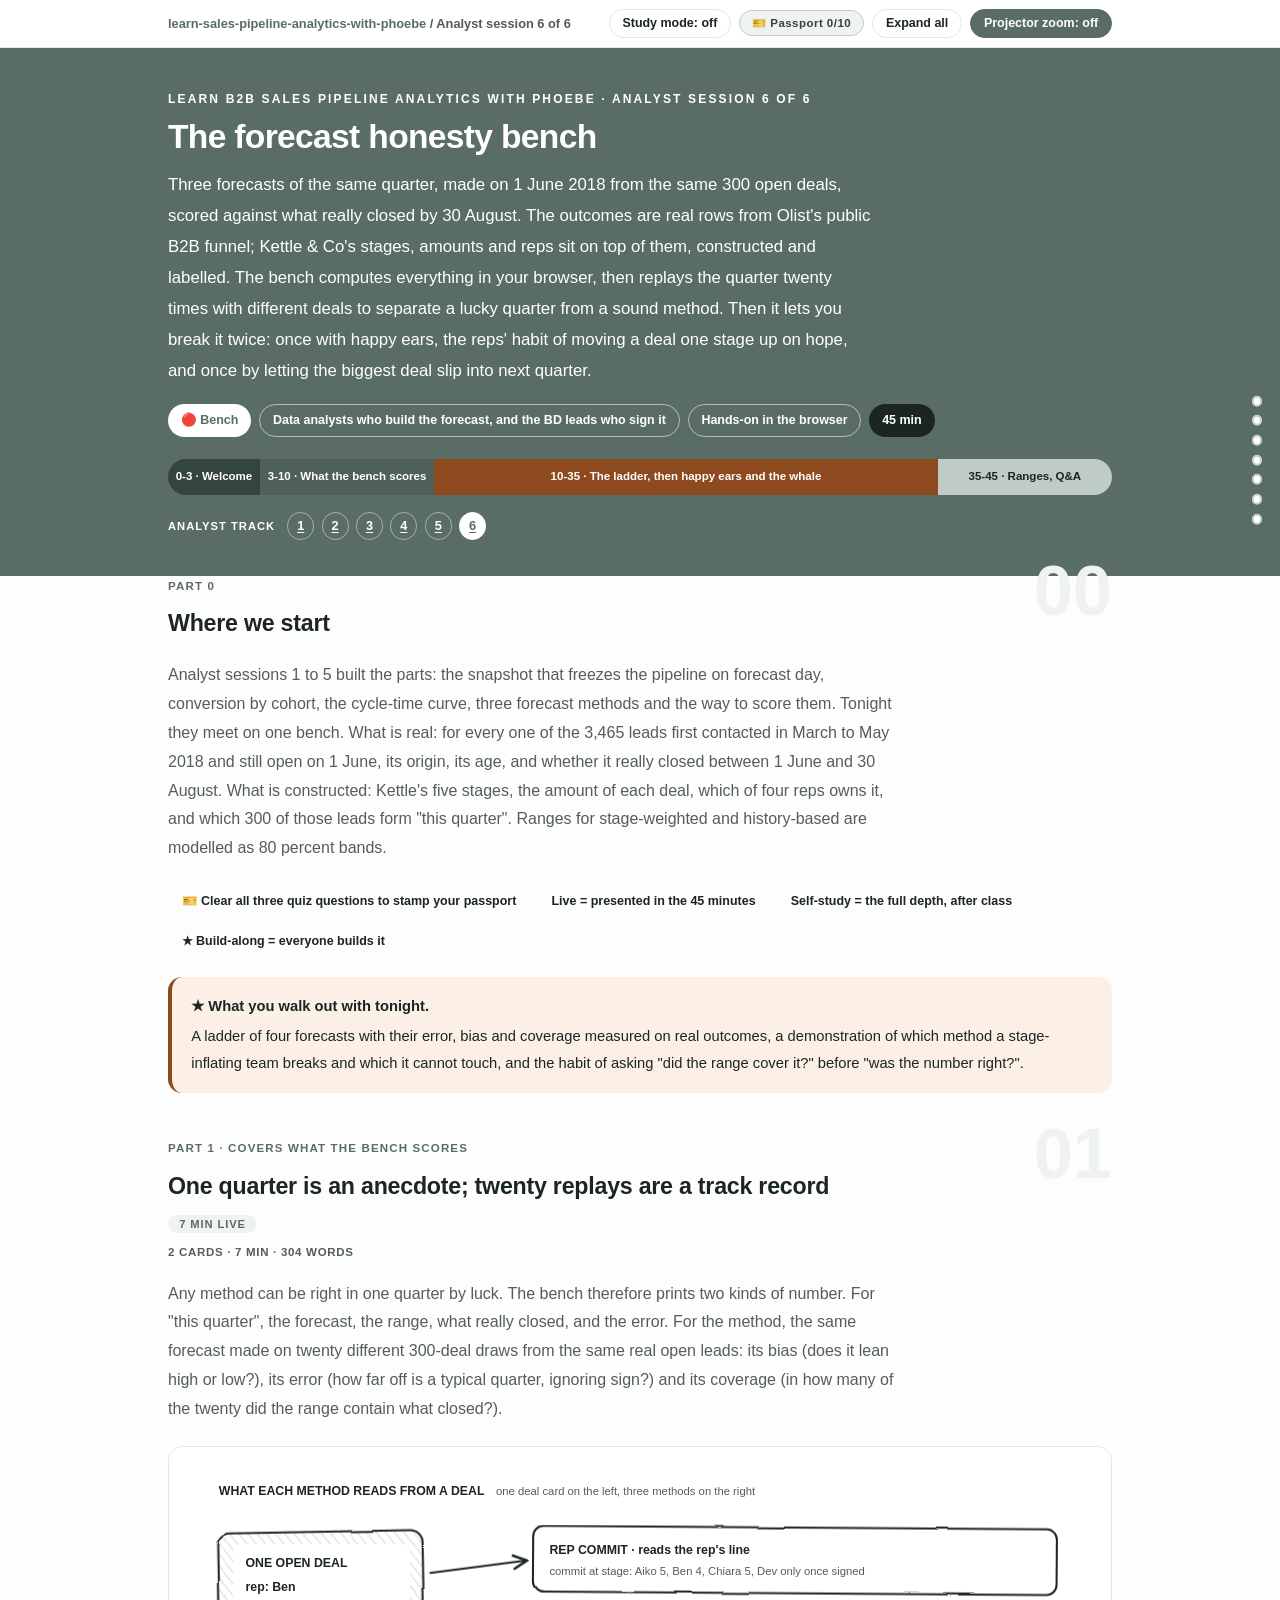
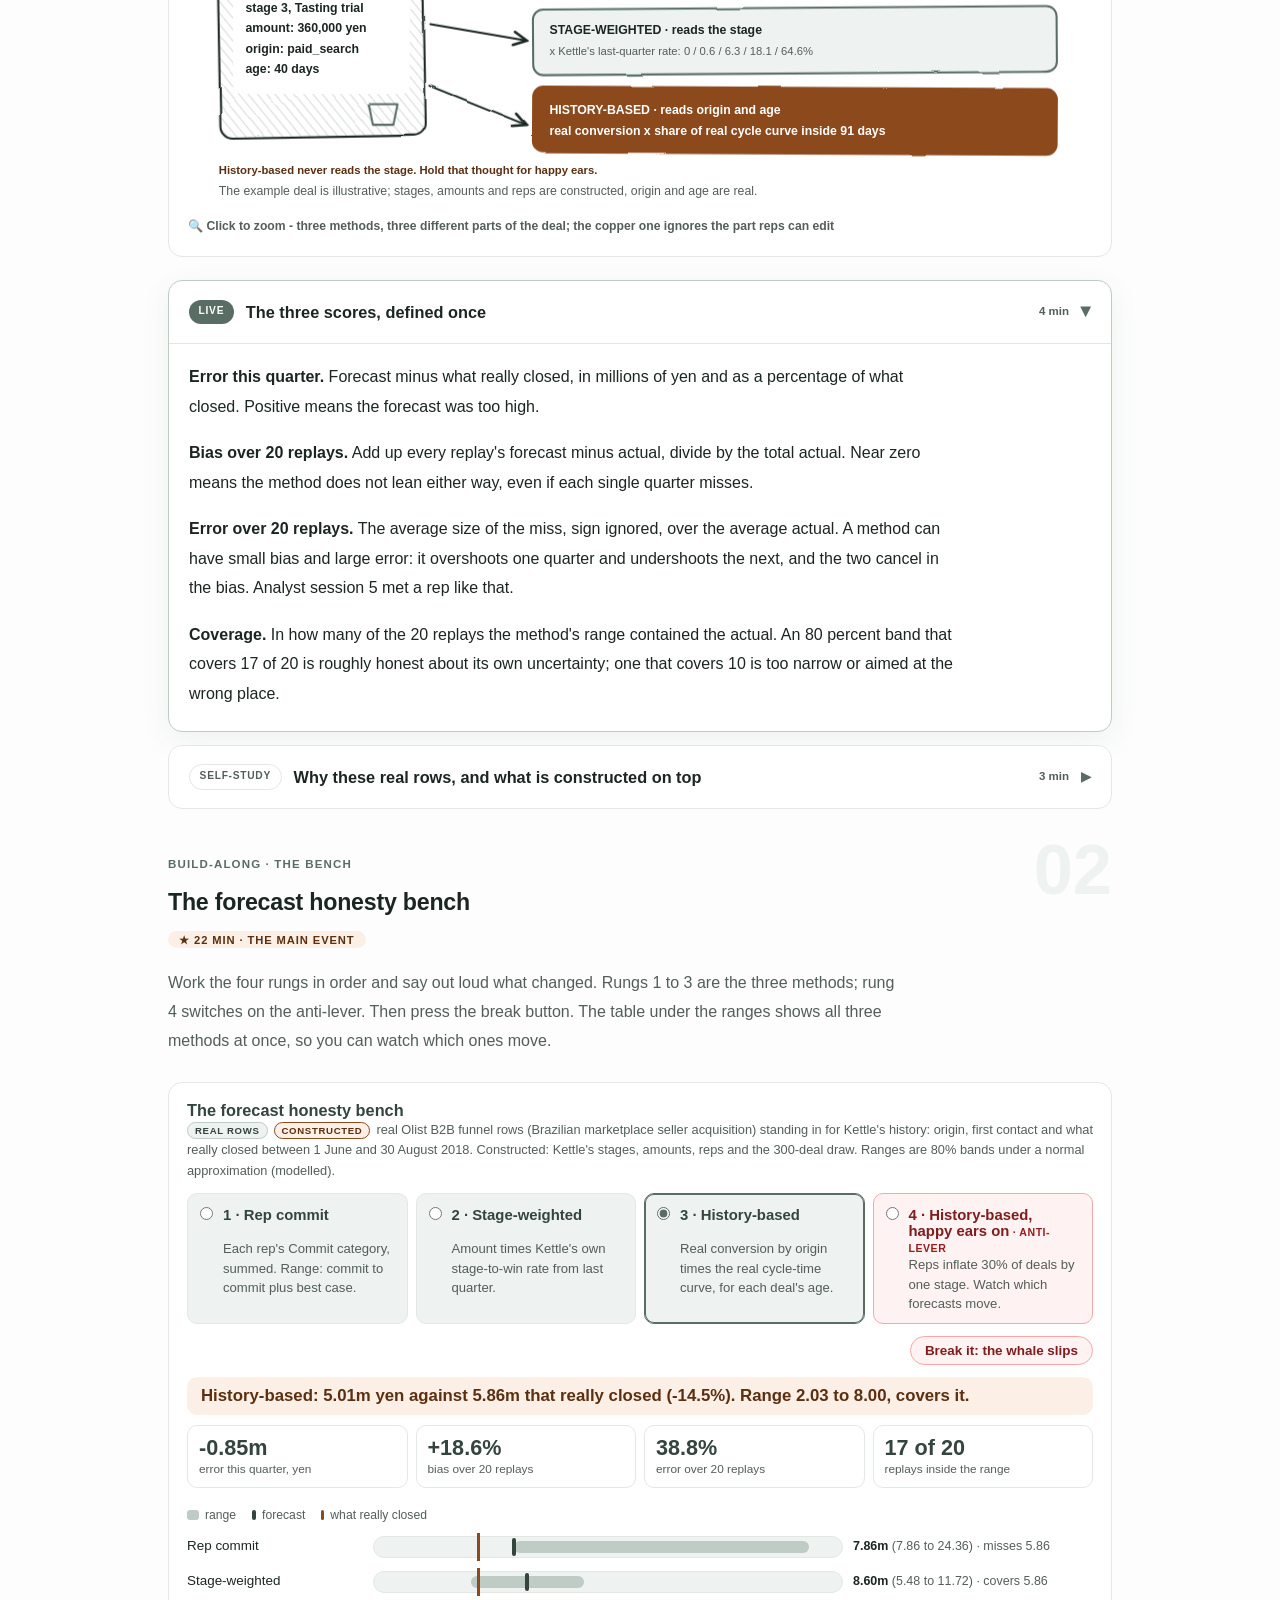
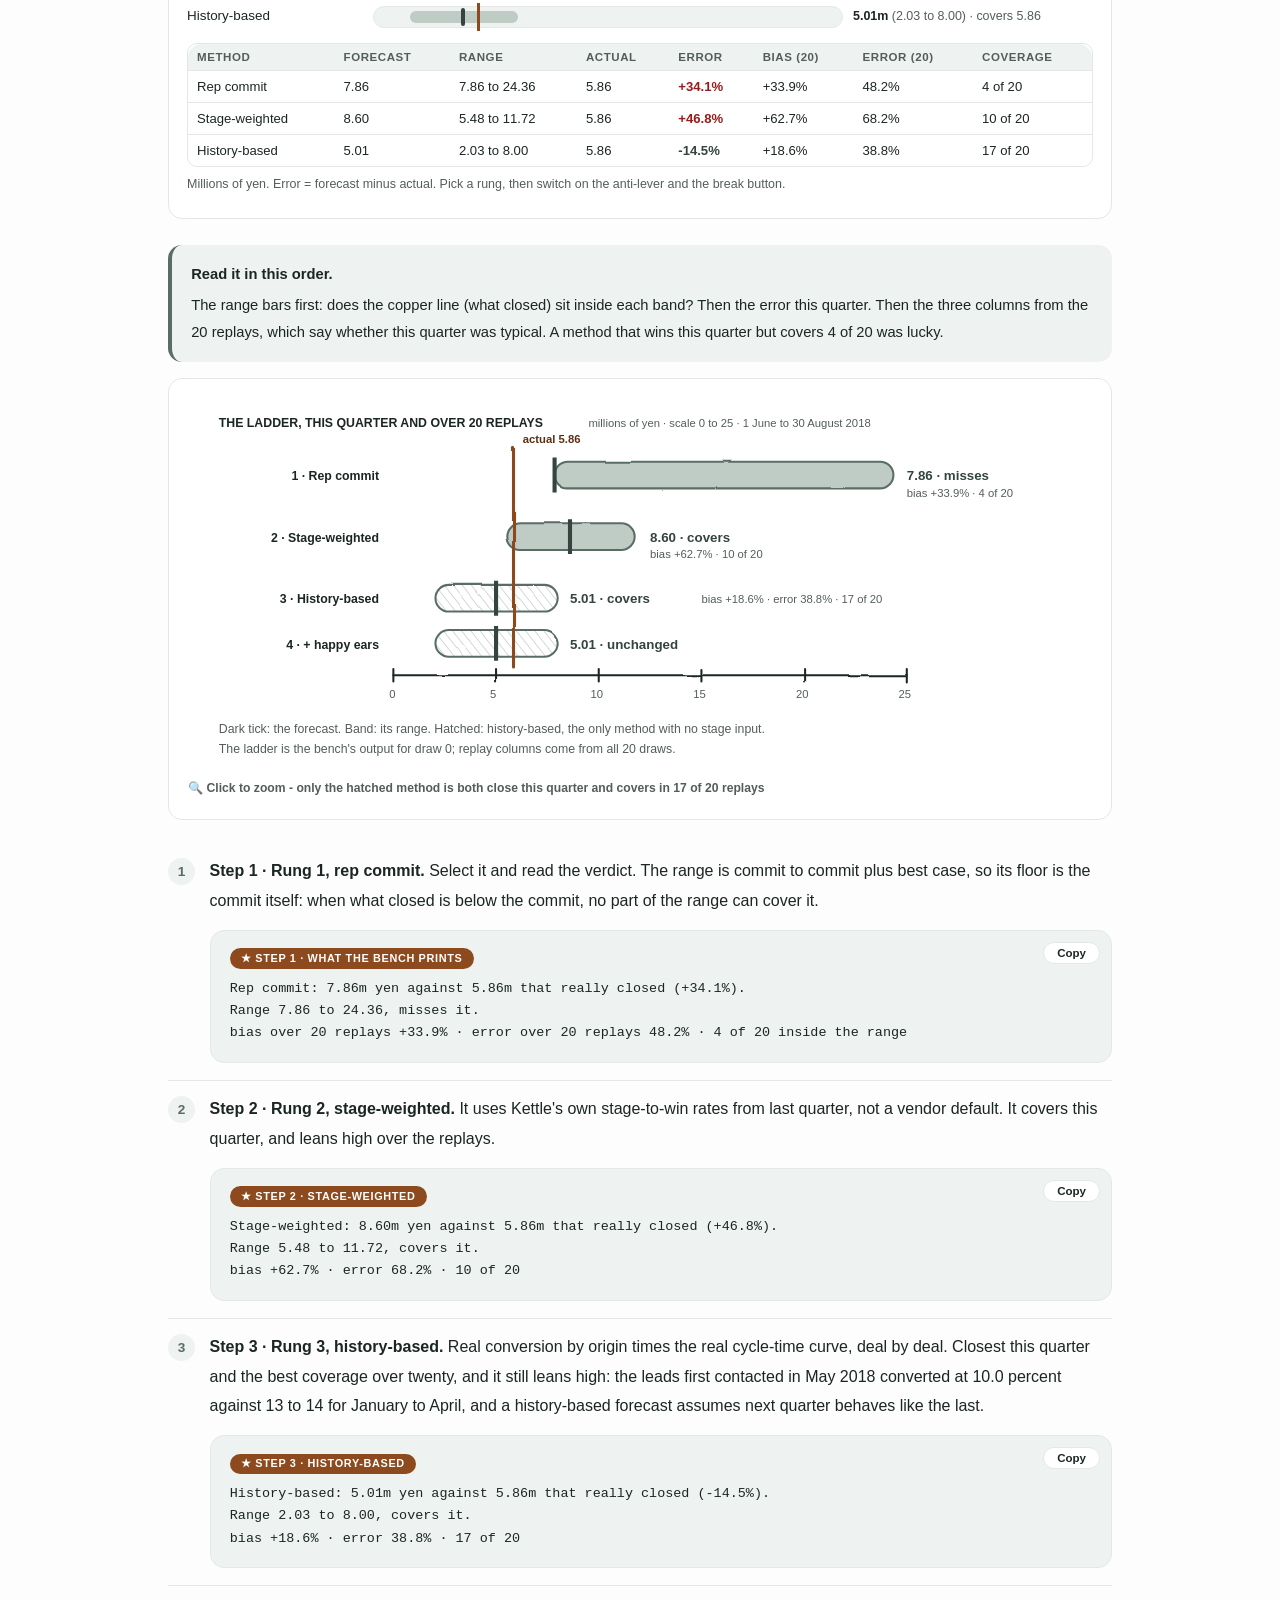
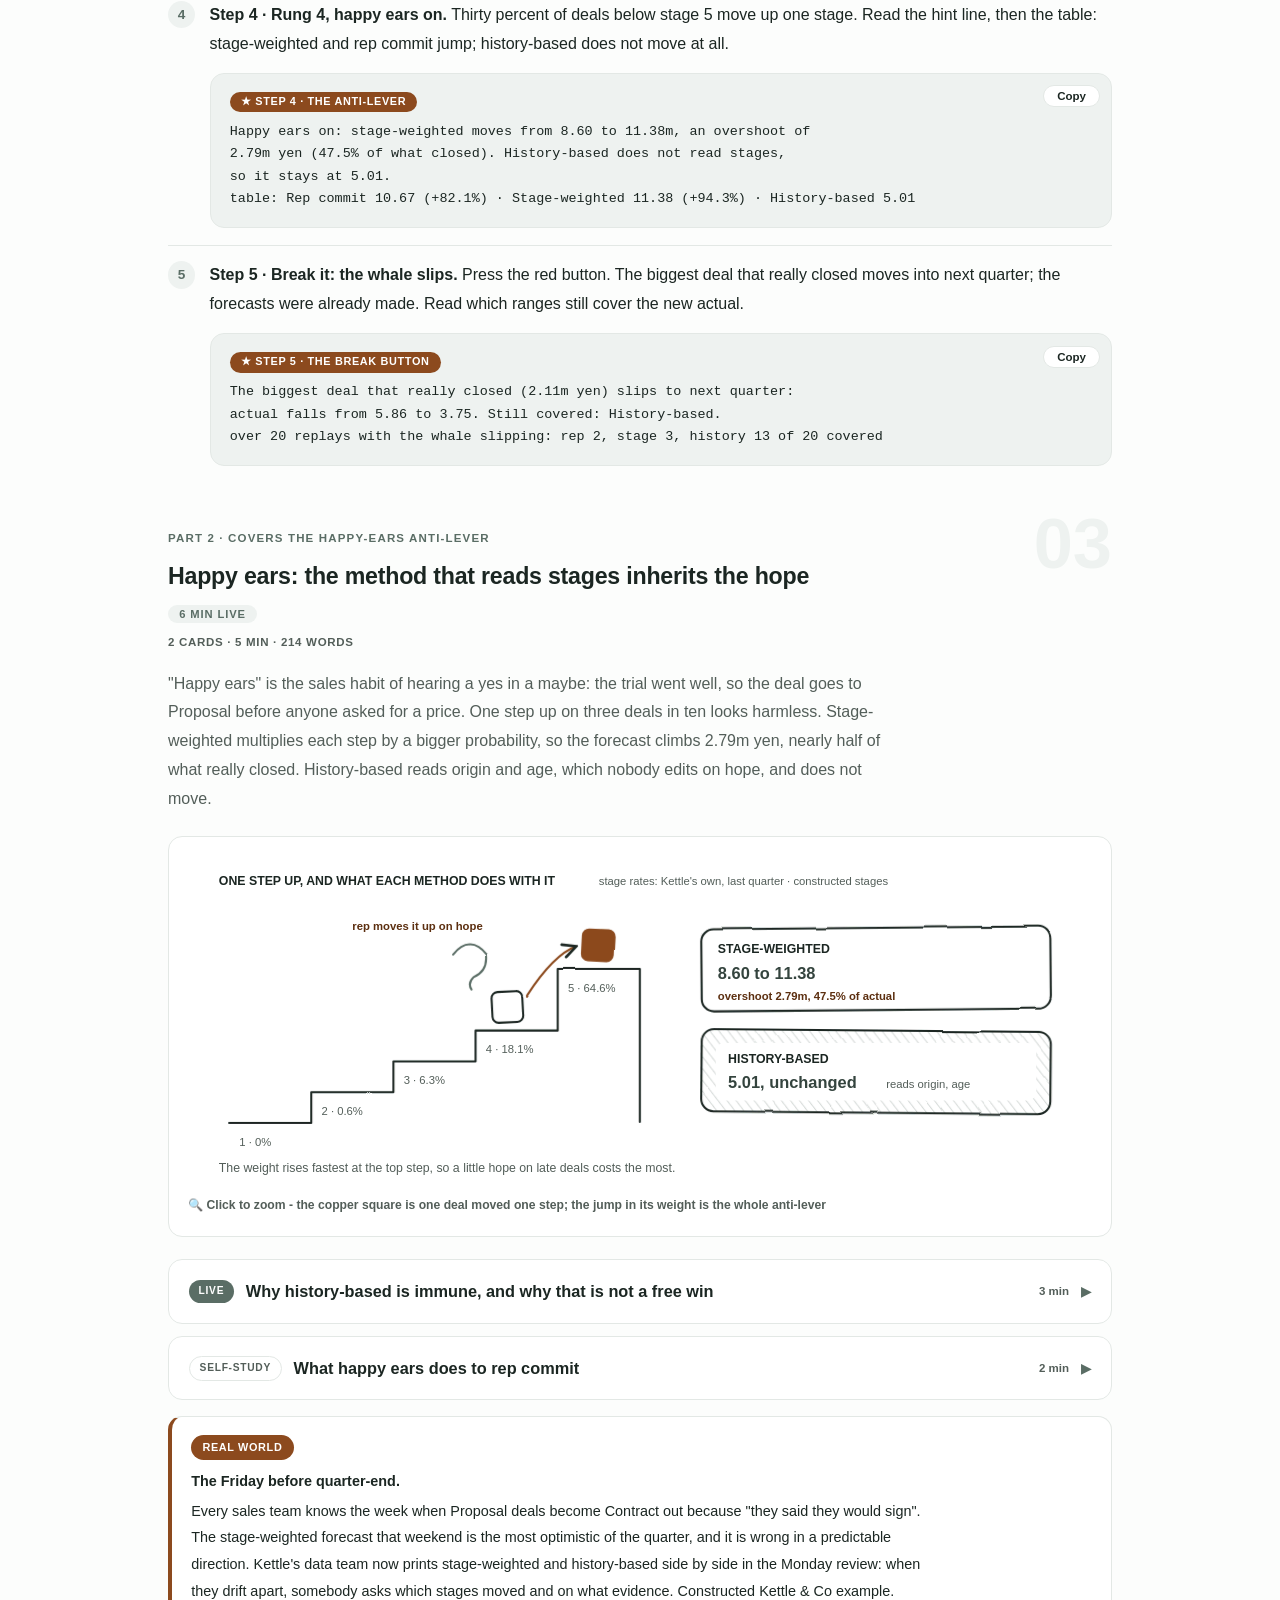
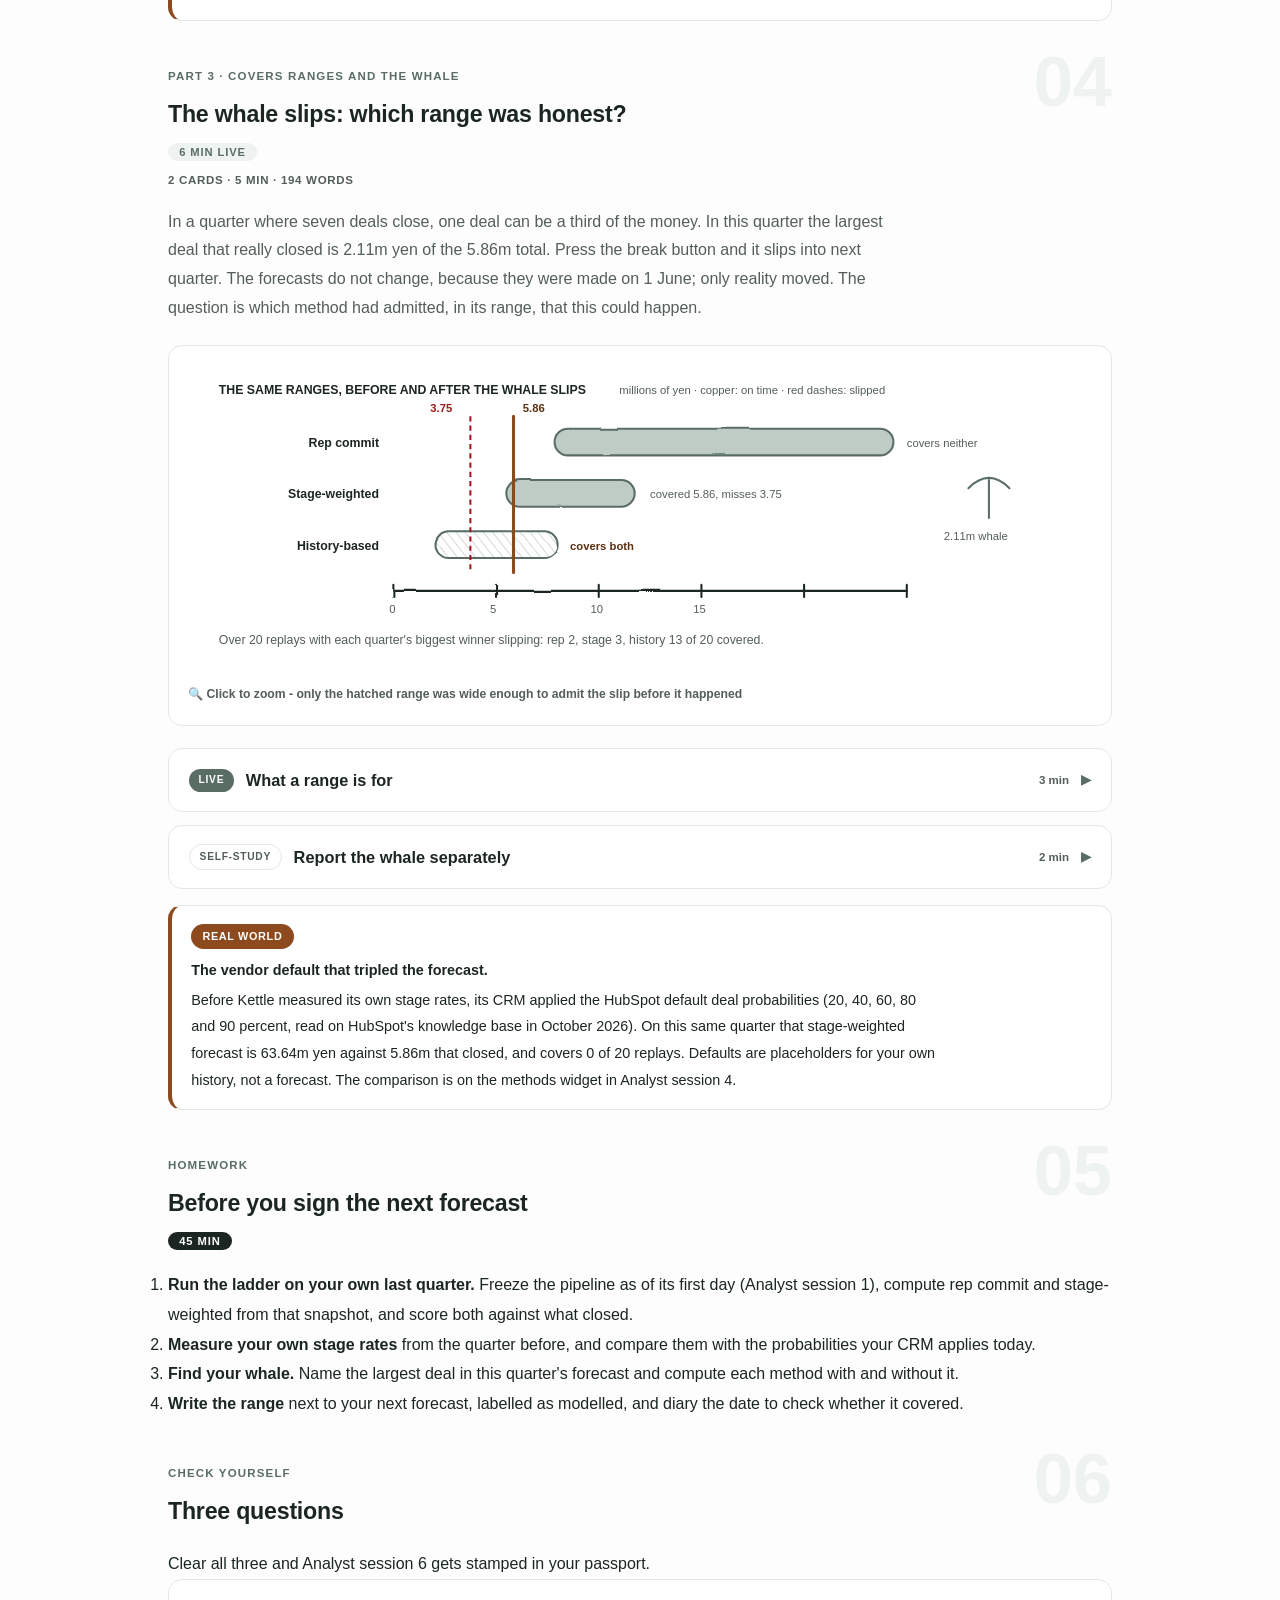
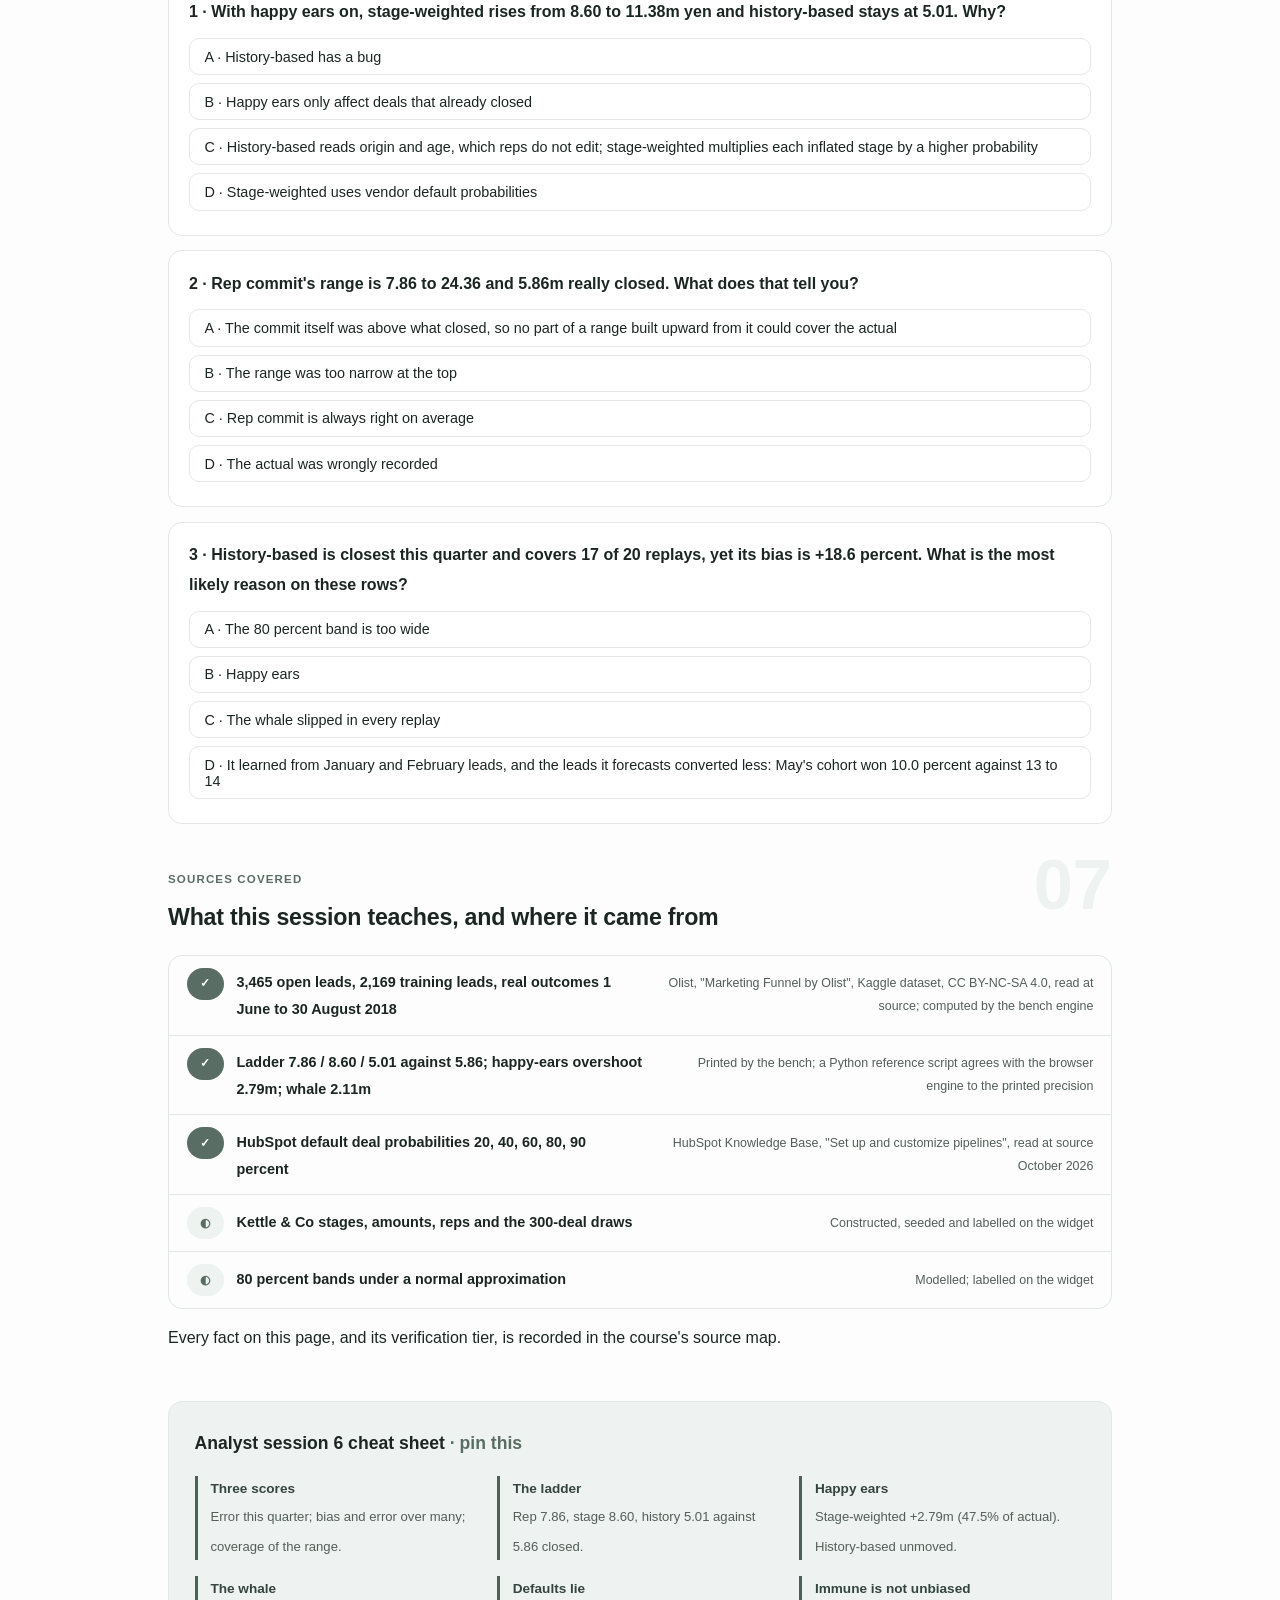
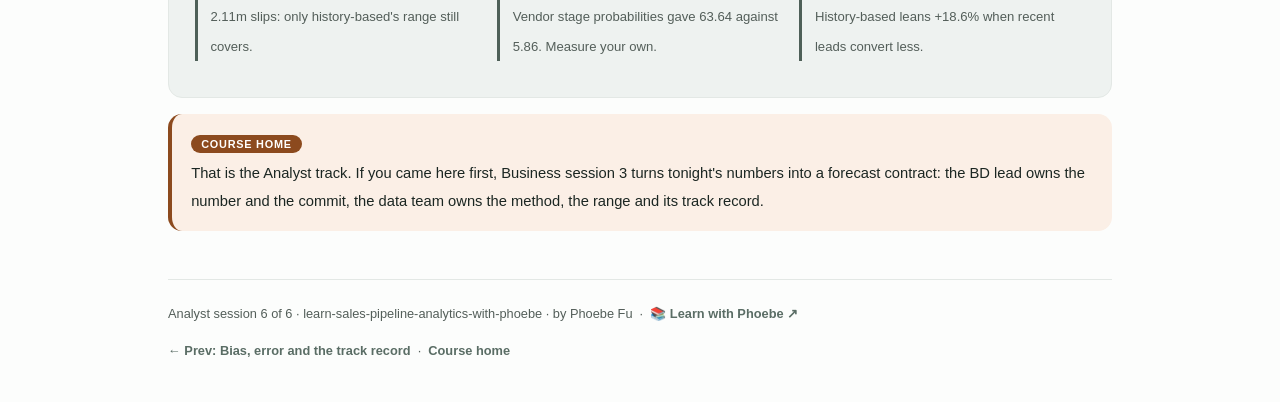
<file: courses/a6-the-forecast-honesty-bench.html>
<!DOCTYPE html>
<html lang="en">
<head>
<meta charset="UTF-8">
<meta name="viewport" content="width=device-width, initial-scale=1.0">
<!-- social:start -->
<meta name="description" content="Analyst session 6 of 6. The forecast honesty bench: rep commit, stage-weighted and history-based forecasts of one quarter, scored against what really closed on real Olist B2B funnel rows, over 20 replays. Then the happy-ears anti-lever and the whale-slips break button.">
<meta property="og:type" content="article">
<meta property="og:site_name" content="Learn with Phoebe">
<meta property="og:title" content="The forecast honesty bench - learn sales pipeline analytics with phoebe">
<meta property="og:description" content="Analyst session 6 of 6. Three forecasts, one real quarter, twenty replays. Then the reps inflate their stages, and the biggest deal slips.">
<meta property="og:url" content="https://phoebefu6.github.io/learn-sales-pipeline-analytics-with-phoebe/courses/a6-the-forecast-honesty-bench.html">
<meta property="og:image" content="https://phoebefu6.github.io/learn-sales-pipeline-analytics-with-phoebe/assets/og-cover.png">
<meta property="og:image:width" content="1200">
<meta property="og:image:height" content="630">
<meta name="twitter:card" content="summary_large_image">
<meta name="twitter:title" content="The forecast honesty bench - learn sales pipeline analytics with phoebe">
<meta name="twitter:description" content="Analyst session 6 of 6. Three forecasts against one real quarter, with an anti-lever and a break button.">
<meta name="twitter:image" content="https://phoebefu6.github.io/learn-sales-pipeline-analytics-with-phoebe/assets/og-cover.png">
<!-- social:end -->
<title>Analyst session 6 · The forecast honesty bench - learn sales pipeline analytics with phoebe</title>
<link rel="stylesheet" href="../assets/style.css?v=5">
</head>
<body>

<div class="toolbar">
  <div class="wrap">
    <span class="crumb"><a href="../index.html">learn-sales-pipeline-analytics-with-phoebe</a> / Analyst session 6 of 6</span>
    <button class="btn" id="toggle-all" type="button">Expand all</button>
    <button class="btn primary" id="zoom-toggle" type="button">Projector zoom: off</button>
  </div>
</div>

<header class="masthead">
  <div class="wrap">
    <div class="eyebrow">Learn B2B Sales Pipeline Analytics with Phoebe · Analyst session 6 of 6</div>
    <h1>The forecast honesty <span class="accent">bench</span></h1>
    <p class="sub">Three forecasts of the same quarter, made on 1 June 2018 from the same 300 open deals, scored against what really closed by 30 August. The outcomes are real rows from Olist's public B2B funnel; Kettle &amp; Co's stages, amounts and reps sit on top of them, constructed and labelled. The bench computes everything in your browser, then replays the quarter twenty times with different deals to separate a lucky quarter from a sound method. Then it lets you break it twice: once with happy ears, the reps' habit of moving a deal one stage up on hope, and once by letting the biggest deal slip into next quarter.</p>
    <div class="chip-row">
      <span class="chip level">🔴 Bench</span>
      <span class="chip audience">Data analysts who build the forecast, and the BD leads who sign it</span>
      <span class="chip audience">Hands-on in the browser</span>
      <span class="chip time">45 min</span>
    </div>
    <div class="agenda">
      <span class="a1" style="flex:1">0-3 · Welcome</span>
      <span class="a2" style="flex:2">3-10 · What the bench scores</span>
      <span class="a3" style="flex:6">10-35 · The ladder, then happy ears and the whale</span>
      <span class="a4" style="flex:2">35-45 · Ranges, Q&amp;A</span>
    </div>
  </div>
</header>

<main class="wrap">

  <section class="section" id="intro">
    <div class="section-kicker">
      <span class="klabel">Part 0</span>
      <h2>Where we start</h2>
    </div>
    <p class="lede">Analyst sessions 1 to 5 built the parts: the snapshot that freezes the pipeline on forecast day, conversion by cohort, the cycle-time curve, three forecast methods and the way to score them. Tonight they meet on one bench. What is real: for every one of the 3,465 leads first contacted in March to May 2018 and still open on 1 June, its origin, its age, and whether it really closed between 1 June and 30 August. What is constructed: Kettle's five stages, the amount of each deal, which of four reps owns it, and which 300 of those leads form "this quarter". Ranges for stage-weighted and history-based are modelled as 80 percent bands.</p>

    <div class="legend">
      <span class="pill">🎫 Clear all three quiz questions to stamp your passport</span>
      <span class="pill">Live = presented in the 45 minutes</span>
      <span class="pill">Self-study = the full depth, after class</span>
      <span class="pill">★ Build-along = everyone builds it</span>
    </div>

    <div class="callout win">
      <p><strong>★ What you walk out with tonight.</strong> A ladder of four forecasts with their error, bias and coverage measured on real outcomes, a demonstration of which method a stage-inflating team breaks and which it cannot touch, and the habit of asking "did the range cover it?" before "was the number right?".</p>
    </div>
  </section>

  <section class="section" id="part-1">
    <div class="section-kicker">
      <span class="klabel">Part 1 · covers what the bench scores</span>
      <h2>One quarter is an anecdote; twenty replays are a track record</h2>
      <span class="tag concept">7 min live</span>
    </div>
    <p class="lede">Any method can be right in one quarter by luck. The bench therefore prints two kinds of number. For "this quarter", the forecast, the range, what really closed, and the error. For the method, the same forecast made on twenty different 300-deal draws from the same real open leads: its bias (does it lean high or low?), its error (how far off is a typical quarter, ignoring sign?) and its coverage (in how many of the twenty did the range contain what closed?).</p>

    <figure class="zoomable">
      <svg viewBox="0 0 880 330" xmlns="http://www.w3.org/2000/svg" role="img" aria-label="Three hand-drawn forecast methods, each fed by different parts of a deal. Rep commit reads the rep's own commit line: Aiko and Chiara commit at stage 5, Ben at stage 4, Dev only once signed. Stage-weighted reads the deal's stage and multiplies its amount by Kettle's own stage-to-win rate from last quarter: 0, 0.6, 6.3, 18.1 and 64.6 percent. History-based reads the lead's origin and age, and multiplies the real conversion by origin by the share of the real cycle-time curve that falls inside the next 91 days. A note says history-based never looks at the stage.">
        <defs>
          <filter id="a6aSk" x="-3%" y="-3%" width="106%" height="106%"><feTurbulence type="fractalNoise" baseFrequency="0.02" numOctaves="2" seed="53" result="n"/><feDisplacementMap in="SourceGraphic" in2="n" scale="2.4" xChannelSelector="R" yChannelSelector="G"/></filter>
          <pattern id="a6aHc" patternUnits="userSpaceOnUse" width="7" height="7" patternTransform="rotate(-38)"><line x1="0" y1="0" x2="0" y2="7" stroke="#5A6D65" stroke-width="1" opacity=".5"/></pattern>
          <marker id="a6aAr" viewBox="0 0 10 10" refX="9" refY="5" markerWidth="8" markerHeight="8" orient="auto"><path d="M1 1 L9 5 L1 9" fill="none" stroke="#1B2622" stroke-width="1.6" stroke-linecap="round"/></marker>
        </defs>
        <style>
          .a6aH { font: 800 12px Inter, sans-serif; fill: #1B2622; }
          .a6aL { font: 600 12px Inter, sans-serif; fill: #1B2622; }
          .a6aS { font: 400 11px Inter, sans-serif; fill: #535E59; }
          .a6aB { font: 800 11px Inter, sans-serif; fill: #5C2F10; }
          .a6aW { font: 800 12px Inter, sans-serif; fill: #FFFFFF; }
          .a6aN { font: 400 12px Inter, sans-serif; fill: #535E59; }
        </style>

        <text class="a6aH" x="30" y="28">WHAT EACH METHOD READS FROM A DEAL</text>
        <text class="a6aS" x="300" y="28">one deal card on the left, three methods on the right</text>

        <g filter="url(#a6aSk)" fill="none" stroke="#1B2622" stroke-width="2" stroke-linecap="round" stroke-linejoin="round">
          <rect x="30" y="64" width="200" height="200" rx="12" transform="rotate(-1 130 164)" fill="url(#a6aHc)"/>
          <path d="M236 104 L330 92" marker-end="url(#a6aAr)"/>
          <path d="M236 154 L330 170" marker-end="url(#a6aAr)"/>
          <path d="M236 214 L330 252" marker-end="url(#a6aAr)"/>
          <rect x="336" y="60" width="510" height="64" rx="10" transform="rotate(0.4 591 92)" fill="#FFFFFF"/>
          <rect x="336" y="138" width="510" height="64" rx="10" transform="rotate(-0.4 591 170)" fill="#EEF2F0" stroke="#5A6D65"/>
          <rect x="336" y="216" width="510" height="64" rx="10" transform="rotate(0.3 591 248)" fill="#8C4A1E" stroke="#8C4A1E"/>
          <!-- doodle: a teacup on the deal card -->
          <path d="M176 232 L204 232 L200 252 L180 252 Z" stroke="#5A6D65"/>
        </g>

        <rect x="44" y="76" width="172" height="146" rx="8" fill="#FFFFFF"/>
        <text class="a6aH" x="56" y="98">ONE OPEN DEAL</text>
        <text class="a6aL" x="56" y="122">rep: Ben</text>
        <text class="a6aL" x="56" y="142">stage 3, Tasting trial</text>
        <text class="a6aL" x="56" y="162">amount: 360,000 yen</text>
        <text class="a6aL" x="56" y="182">origin: paid_search</text>
        <text class="a6aL" x="56" y="202">age: 40 days</text>

        <text class="a6aH" x="352" y="86">REP COMMIT · reads the rep's line</text>
        <text class="a6aS" x="352" y="106">commit at stage: Aiko 5, Ben 4, Chiara 5, Dev only once signed</text>
        <text class="a6aH" x="352" y="164">STAGE-WEIGHTED · reads the stage</text>
        <text class="a6aS" x="352" y="184">x Kettle's last-quarter rate: 0 / 0.6 / 6.3 / 18.1 / 64.6%</text>
        <text class="a6aW" x="352" y="242">HISTORY-BASED · reads origin and age</text>
        <text class="a6aW" x="352" y="262">real conversion x share of real cycle curve inside 91 days</text>

        <text class="a6aB" x="30" y="300">History-based never reads the stage. Hold that thought for happy ears.</text>
        <text class="a6aN" x="30" y="320">The example deal is illustrative; stages, amounts and reps are constructed, origin and age are real.</text>
      </svg>
      <figcaption>🔍 Click to zoom - three methods, three different parts of the deal; the copper one ignores the part reps can edit</figcaption>
    </figure>

    <details class="card" open>
      <summary><span class="mode live">Live</span>The three scores, defined once<span class="mini">4 min</span><span class="caret">▶</span></summary>
      <div class="body">
        <p><strong>Error this quarter.</strong> Forecast minus what really closed, in millions of yen and as a percentage of what closed. Positive means the forecast was too high.</p>
        <p><strong>Bias over 20 replays.</strong> Add up every replay's forecast minus actual, divide by the total actual. Near zero means the method does not lean either way, even if each single quarter misses.</p>
        <p><strong>Error over 20 replays.</strong> The average size of the miss, sign ignored, over the average actual. A method can have small bias and large error: it overshoots one quarter and undershoots the next, and the two cancel in the bias. Analyst session 5 met a rep like that.</p>
        <p><strong>Coverage.</strong> In how many of the 20 replays the method's range contained the actual. An 80 percent band that covers 17 of 20 is roughly honest about its own uncertainty; one that covers 10 is too narrow or aimed at the wrong place.</p>
      </div>
    </details>

    <details class="card">
      <summary><span class="mode self">Self-study</span>Why these real rows, and what is constructed on top<span class="mini">3 min</span><span class="caret">▶</span></summary>
      <div class="body">
        <p>Real Olist B2B funnel rows (Brazilian marketplace seller acquisition) stand in for Kettle's history. For each lead the bench knows its origin, its first-contact date and whether and when it really won. The history-based method learns its rates only from leads first contacted in January and February 2018, as they could be seen on 1 June: 2,169 leads, 268 won by then. The open pool it forecasts is a different set of leads, so the score is out of sample.</p>
        <p>Olist has no stage history and no lost deals, so stages were constructed from each lead's real outcome with deliberate noise: deals that really closed soon tend to sit at later stages, but not always, and some deals that never closed sit at stage 4 or 5. Amounts are drawn from a skewed distribution with a median of 360,000 yen. The quarter's 300 deals are a seeded draw. Everything constructed is labelled on the widget.</p>
      </div>
    </details>
  </section>

  <section class="section" id="bench">
    <div class="section-kicker">
      <span class="klabel">Build-along · the bench</span>
      <h2>The forecast honesty bench</h2>
      <span class="tag demo">★ 22 min · the main event</span>
    </div>
    <p class="lede">Work the four rungs in order and say out loud what changed. Rungs 1 to 3 are the three methods; rung 4 switches on the anti-lever. Then press the break button. The table under the ranges shows all three methods at once, so you can watch which ones move.</p>

    <div class="spa-widget" data-mode="bench"></div>

    <div class="callout tip">
      <p><strong>Read it in this order.</strong> The range bars first: does the copper line (what closed) sit inside each band? Then the error this quarter. Then the three columns from the 20 replays, which say whether this quarter was typical. A method that wins this quarter but covers 4 of 20 was lucky.</p>
    </div>

    <figure class="zoomable">
      <svg viewBox="0 0 880 360" xmlns="http://www.w3.org/2000/svg" role="img" aria-label="The ladder as the bench prints it, millions of yen, with the actual of 5.86 drawn as a vertical copper line. Rung 1, rep commit: 7.86, range 7.86 to 24.36, misses because the commit floor is above the actual; bias over 20 replays plus 33.9 percent, coverage 4 of 20. Rung 2, stage-weighted: 8.60, range 5.48 to 11.72, covers; bias plus 62.7 percent, coverage 10 of 20. Rung 3, history-based: 5.01, range 2.03 to 8.00, covers; bias plus 18.6 percent, error 38.8 percent, coverage 17 of 20. Rung 4, history-based with happy ears: unchanged at 5.01.">
        <defs>
          <filter id="a6bSk" x="-3%" y="-3%" width="106%" height="106%"><feTurbulence type="fractalNoise" baseFrequency="0.02" numOctaves="2" seed="59" result="n"/><feDisplacementMap in="SourceGraphic" in2="n" scale="2.4" xChannelSelector="R" yChannelSelector="G"/></filter>
          <pattern id="a6bHc" patternUnits="userSpaceOnUse" width="7" height="7" patternTransform="rotate(-38)"><line x1="0" y1="0" x2="0" y2="7" stroke="#5A6D65" stroke-width="1" opacity=".5"/></pattern>
          <marker id="a6bAr" viewBox="0 0 10 10" refX="9" refY="5" markerWidth="8" markerHeight="8" orient="auto"><path d="M1 1 L9 5 L1 9" fill="none" stroke="#1B2622" stroke-width="1.6" stroke-linecap="round"/></marker>
        </defs>
        <style>
          .a6bH { font: 800 12px Inter, sans-serif; fill: #1B2622; }
          .a6bL { font: 600 12px Inter, sans-serif; fill: #1B2622; }
          .a6bS { font: 400 11px Inter, sans-serif; fill: #535E59; }
          .a6bB { font: 800 11px Inter, sans-serif; fill: #5C2F10; }
          .a6bV { font: 800 13px Inter, sans-serif; fill: #34443E; }
          .a6bN { font: 400 12px Inter, sans-serif; fill: #535E59; }
        </style>

        <text class="a6bH" x="30" y="28">THE LADDER, THIS QUARTER AND OVER 20 REPLAYS</text>
        <text class="a6bS" x="390" y="28">millions of yen · scale 0 to 25 · 1 June to 30 August 2018</text>

        <g filter="url(#a6bSk)" fill="none" stroke="#1B2622" stroke-width="2" stroke-linecap="round" stroke-linejoin="round">
          <path d="M200 270 L700 270"/>
          <path d="M200 264 L200 276 M300 264 L300 276 M400 264 L400 276 M500 264 L500 276 M600 264 L600 276 M700 264 L700 276"/>
          <rect x="357" y="62" width="330" height="26" rx="13" fill="#BFCBC5" stroke="#5A6D65"/>
          <rect x="310" y="122" width="125" height="26" rx="13" fill="#BFCBC5" stroke="#5A6D65"/>
          <rect x="241" y="182" width="119" height="26" rx="13" fill="url(#a6bHc)" stroke="#5A6D65"/>
          <rect x="241" y="226" width="119" height="26" rx="13" fill="url(#a6bHc)" stroke="#5A6D65"/>
          <path d="M317 48 L317 262" stroke="#8C4A1E" stroke-width="3"/>
        </g>

        <path d="M357 58 L357 92 M372 118 L372 152 M300 178 L300 212 M300 222 L300 256" stroke="#34443E" stroke-width="4"/>

        <text class="a6bL" x="186" y="80" text-anchor="end">1 · Rep commit</text>
        <text class="a6bL" x="186" y="140" text-anchor="end">2 · Stage-weighted</text>
        <text class="a6bL" x="186" y="200" text-anchor="end">3 · History-based</text>
        <text class="a6bL" x="186" y="244" text-anchor="end">4 · + happy ears</text>

        <text class="a6bV" x="700" y="80">7.86 · misses</text>
        <text class="a6bS" x="700" y="96">bias +33.9% · 4 of 20</text>
        <text class="a6bV" x="450" y="140">8.60 · covers</text>
        <text class="a6bS" x="450" y="156">bias +62.7% · 10 of 20</text>
        <text class="a6bV" x="372" y="200">5.01 · covers</text>
        <text class="a6bS" x="500" y="200">bias +18.6% · error 38.8% · 17 of 20</text>
        <text class="a6bV" x="372" y="244">5.01 · unchanged</text>

        <text class="a6bB" x="326" y="44">actual 5.86</text>
        <text class="a6bS" x="196" y="292">0</text>
        <text class="a6bS" x="294" y="292">5</text>
        <text class="a6bS" x="392" y="292">10</text>
        <text class="a6bS" x="492" y="292">15</text>
        <text class="a6bS" x="592" y="292">20</text>
        <text class="a6bS" x="692" y="292">25</text>

        <text class="a6bN" x="30" y="326">Dark tick: the forecast. Band: its range. Hatched: history-based, the only method with no stage input.</text>
        <text class="a6bN" x="30" y="346">The ladder is the bench's output for draw 0; replay columns come from all 20 draws.</text>
      </svg>
      <figcaption>🔍 Click to zoom - only the hatched method is both close this quarter and covers in 17 of 20 replays</figcaption>
    </figure>

    <div class="steps">
      <div class="step">
        <p><strong>Step 1 · Rung 1, rep commit.</strong> Select it and read the verdict. The range is commit to commit plus best case, so its floor is the commit itself: when what closed is below the commit, no part of the range can cover it.</p>
        <div class="prompt-box good"><span class="label">★ Step 1 · what the bench prints</span>Rep commit: 7.86m yen against 5.86m that really closed (+34.1%).
Range 7.86 to 24.36, misses it.
bias over 20 replays +33.9% · error over 20 replays 48.2% · 4 of 20 inside the range</div>
      </div>
      <div class="step">
        <p><strong>Step 2 · Rung 2, stage-weighted.</strong> It uses Kettle's own stage-to-win rates from last quarter, not a vendor default. It covers this quarter, and leans high over the replays.</p>
        <div class="prompt-box good"><span class="label">★ Step 2 · stage-weighted</span>Stage-weighted: 8.60m yen against 5.86m that really closed (+46.8%).
Range 5.48 to 11.72, covers it.
bias +62.7% · error 68.2% · 10 of 20</div>
      </div>
      <div class="step">
        <p><strong>Step 3 · Rung 3, history-based.</strong> Real conversion by origin times the real cycle-time curve, deal by deal. Closest this quarter and the best coverage over twenty, and it still leans high: the leads first contacted in May 2018 converted at 10.0 percent against 13 to 14 for January to April, and a history-based forecast assumes next quarter behaves like the last.</p>
        <div class="prompt-box good"><span class="label">★ Step 3 · history-based</span>History-based: 5.01m yen against 5.86m that really closed (-14.5%).
Range 2.03 to 8.00, covers it.
bias +18.6% · error 38.8% · 17 of 20</div>
      </div>
      <div class="step">
        <p><strong>Step 4 · Rung 4, happy ears on.</strong> Thirty percent of deals below stage 5 move up one stage. Read the hint line, then the table: stage-weighted and rep commit jump; history-based does not move at all.</p>
        <div class="prompt-box good"><span class="label">★ Step 4 · the anti-lever</span>Happy ears on: stage-weighted moves from 8.60 to 11.38m, an overshoot of
2.79m yen (47.5% of what closed). History-based does not read stages,
so it stays at 5.01.
table: Rep commit 10.67 (+82.1%) · Stage-weighted 11.38 (+94.3%) · History-based 5.01</div>
      </div>
      <div class="step">
        <p><strong>Step 5 · Break it: the whale slips.</strong> Press the red button. The biggest deal that really closed moves into next quarter; the forecasts were already made. Read which ranges still cover the new actual.</p>
        <div class="prompt-box good"><span class="label">★ Step 5 · the break button</span>The biggest deal that really closed (2.11m yen) slips to next quarter:
actual falls from 5.86 to 3.75. Still covered: History-based.
over 20 replays with the whale slipping: rep 2, stage 3, history 13 of 20 covered</div>
      </div>
    </div>
  </section>

  <section class="section" id="part-2">
    <div class="section-kicker">
      <span class="klabel">Part 2 · covers the happy-ears anti-lever</span>
      <h2>Happy ears: the method that reads stages inherits the hope</h2>
      <span class="tag concept">6 min live</span>
    </div>
    <p class="lede">"Happy ears" is the sales habit of hearing a yes in a maybe: the trial went well, so the deal goes to Proposal before anyone asked for a price. One step up on three deals in ten looks harmless. Stage-weighted multiplies each step by a bigger probability, so the forecast climbs 2.79m yen, nearly half of what really closed. History-based reads origin and age, which nobody edits on hope, and does not move.</p>

    <figure class="zoomable">
      <svg viewBox="0 0 880 320" xmlns="http://www.w3.org/2000/svg" role="img" aria-label="A hand-drawn staircase of Kettle's five stages with their own win rates: 0, 0.6, 6.3, 18.1 and 64.6 percent. A deal at stage 4 is pushed up one step to stage 5 by a rep, and its weight jumps from 18.1 to 64.6 percent. On the right, two meters. Stage-weighted rises from 8.60 to 11.38 million yen, an overshoot of 2.79 million. History-based stays at 5.01, with a note that it reads origin and age only.">
        <defs>
          <filter id="a6cSk" x="-3%" y="-3%" width="106%" height="106%"><feTurbulence type="fractalNoise" baseFrequency="0.02" numOctaves="2" seed="61" result="n"/><feDisplacementMap in="SourceGraphic" in2="n" scale="2.4" xChannelSelector="R" yChannelSelector="G"/></filter>
          <pattern id="a6cHc" patternUnits="userSpaceOnUse" width="7" height="7" patternTransform="rotate(-38)"><line x1="0" y1="0" x2="0" y2="7" stroke="#5A6D65" stroke-width="1" opacity=".5"/></pattern>
          <marker id="a6cAr" viewBox="0 0 10 10" refX="9" refY="5" markerWidth="8" markerHeight="8" orient="auto"><path d="M1 1 L9 5 L1 9" fill="none" stroke="#1B2622" stroke-width="1.6" stroke-linecap="round"/></marker>
        </defs>
        <style>
          .a6cH { font: 800 12px Inter, sans-serif; fill: #1B2622; }
          .a6cL { font: 600 12px Inter, sans-serif; fill: #1B2622; }
          .a6cS { font: 400 11px Inter, sans-serif; fill: #535E59; }
          .a6cB { font: 800 11px Inter, sans-serif; fill: #5C2F10; }
          .a6cV { font: 800 16px Inter, sans-serif; fill: #34443E; }
          .a6cW { font: 800 12px Inter, sans-serif; fill: #FFFFFF; }
          .a6cN { font: 400 12px Inter, sans-serif; fill: #535E59; }
        </style>

        <text class="a6cH" x="30" y="28">ONE STEP UP, AND WHAT EACH METHOD DOES WITH IT</text>
        <text class="a6cS" x="400" y="28">stage rates: Kettle's own, last quarter · constructed stages</text>

        <g filter="url(#a6cSk)" fill="none" stroke="#1B2622" stroke-width="2" stroke-linecap="round" stroke-linejoin="round">
          <path d="M40 260 L120 260 L120 230 L200 230 L200 200 L280 200 L280 170 L360 170 L360 110 L440 110 L440 260"/>
          <rect x="296" y="132" width="30" height="30" rx="6" transform="rotate(-3 311 147)" fill="#FFFFFF"/>
          <rect x="384" y="72" width="30" height="30" rx="6" transform="rotate(3 399 87)" fill="#8C4A1E" stroke="#8C4A1E"/>
          <path d="M330 136 Q356 96 378 88" marker-end="url(#a6cAr)" stroke="#8C4A1E"/>
          <rect x="500" y="70" width="340" height="80" rx="12" transform="rotate(-0.5 670 110)" fill="#FFFFFF"/>
          <rect x="500" y="170" width="340" height="80" rx="12" transform="rotate(0.5 670 210)" fill="url(#a6cHc)"/>
          <!-- doodle: an ear by the arrow -->
          <path d="M258 96 Q274 76 290 96 Q292 112 278 118 Q272 124 276 130" stroke="#5A6D65"/>
        </g>

        <rect x="514" y="182" width="312" height="56" rx="8" fill="#FFFFFF"/>

        <text class="a6cS" x="50" y="282">1 · 0%</text>
        <text class="a6cS" x="130" y="252">2 · 0.6%</text>
        <text class="a6cS" x="210" y="222">3 · 6.3%</text>
        <text class="a6cS" x="290" y="192">4 · 18.1%</text>
        <text class="a6cS" x="370" y="132">5 · 64.6%</text>
        <text class="a6cB" x="160" y="72">rep moves it up on hope</text>

        <text class="a6cH" x="516" y="94">STAGE-WEIGHTED</text>
        <text class="a6cV" x="516" y="120">8.60 to 11.38</text>
        <text class="a6cB" x="516" y="140">overshoot 2.79m, 47.5% of actual</text>
        <text class="a6cH" x="526" y="202">HISTORY-BASED</text>
        <text class="a6cV" x="526" y="226">5.01, unchanged</text>
        <text class="a6cS" x="680" y="226">reads origin, age</text>

        <text class="a6cN" x="30" y="308">The weight rises fastest at the top step, so a little hope on late deals costs the most.</text>
      </svg>
      <figcaption>🔍 Click to zoom - the copper square is one deal moved one step; the jump in its weight is the whole anti-lever</figcaption>
    </figure>

    <details class="card">
      <summary><span class="mode live">Live</span>Why history-based is immune, and why that is not a free win<span class="mini">3 min</span><span class="caret">▶</span></summary>
      <div class="body">
        <p><strong>Immune.</strong> History-based never reads a field a rep can edit. On rung 4 it prints the same 5.01 as on rung 3, with the same bias and coverage, by construction.</p>
        <p><strong>Not free.</strong> The same blindness means it ignores real signal. A buyer who really did ask for a contract last week is, to history-based, just a 40-day-old paid-search lead. In Kettle's constructed stages, the deals at stage 5 closed far more often than the deals at stage 1: the stage carries information. A team with honest stages and an event log can do better than either method alone, for example by fitting history-based rates within each stage. That needs the stage history from Analyst session 1.</p>
        <p><strong>Honest nuance.</strong> On these rows, history-based also leans high over the replays (bias +18.6 percent), because recent leads converted less than the training months. Immune to happy ears is not the same as unbiased.</p>
      </div>
    </details>

    <details class="card">
      <summary><span class="mode self">Self-study</span>What happy ears does to rep commit<span class="mini">2 min</span><span class="caret">▶</span></summary>
      <div class="body">
        <p>Commit is drawn at a stage line, so inflating stages pushes deals across it. On rung 4 the rep-commit total rises from 7.86 to 10.67m yen, +82.1 percent against what closed, and its coverage over twenty replays falls to 0 of 20. The rep who commits only signed deals, Dev, is untouched, because nothing below signature counts for him; he under-calls every quarter instead.</p>
      </div>
    </details>

    <div class="callout example">
      <span class="ex-pill">Real world</span>
      <p><strong>The Friday before quarter-end.</strong> Every sales team knows the week when Proposal deals become Contract out because "they said they would sign". The stage-weighted forecast that weekend is the most optimistic of the quarter, and it is wrong in a predictable direction. Kettle's data team now prints stage-weighted and history-based side by side in the Monday review: when they drift apart, somebody asks which stages moved and on what evidence. Constructed Kettle &amp; Co example.</p>
    </div>
  </section>

  <section class="section" id="part-3">
    <div class="section-kicker">
      <span class="klabel">Part 3 · covers ranges and the whale</span>
      <h2>The whale slips: which range was honest?</h2>
      <span class="tag concept">6 min live</span>
    </div>
    <p class="lede">In a quarter where seven deals close, one deal can be a third of the money. In this quarter the largest deal that really closed is 2.11m yen of the 5.86m total. Press the break button and it slips into next quarter. The forecasts do not change, because they were made on 1 June; only reality moved. The question is which method had admitted, in its range, that this could happen.</p>

    <figure class="zoomable">
      <svg viewBox="0 0 880 300" xmlns="http://www.w3.org/2000/svg" role="img" aria-label="Three hand-drawn range bars on a scale from 0 to 25 million yen. The actual drops from 5.86 to 3.75 when the 2.11 million yen whale slips. Rep commit's range starts at 7.86 and covers neither. Stage-weighted's range, 5.48 to 11.72, covered 5.86 but not 3.75. History-based's range, 2.03 to 8.00, covers both. Over 20 replays with the whale slipping, coverage is rep 2, stage-weighted 3, history-based 13 of 20.">
        <defs>
          <filter id="a6dSk" x="-3%" y="-3%" width="106%" height="106%"><feTurbulence type="fractalNoise" baseFrequency="0.02" numOctaves="2" seed="67" result="n"/><feDisplacementMap in="SourceGraphic" in2="n" scale="2.4" xChannelSelector="R" yChannelSelector="G"/></filter>
          <pattern id="a6dHc" patternUnits="userSpaceOnUse" width="7" height="7" patternTransform="rotate(-38)"><line x1="0" y1="0" x2="0" y2="7" stroke="#5A6D65" stroke-width="1" opacity=".5"/></pattern>
          <marker id="a6dAr" viewBox="0 0 10 10" refX="9" refY="5" markerWidth="8" markerHeight="8" orient="auto"><path d="M1 1 L9 5 L1 9" fill="none" stroke="#1B2622" stroke-width="1.6" stroke-linecap="round"/></marker>
        </defs>
        <style>
          .a6dH { font: 800 12px Inter, sans-serif; fill: #1B2622; }
          .a6dL { font: 600 12px Inter, sans-serif; fill: #1B2622; }
          .a6dS { font: 400 11px Inter, sans-serif; fill: #535E59; }
          .a6dB { font: 800 11px Inter, sans-serif; fill: #5C2F10; }
          .a6dR { font: 700 11px Inter, sans-serif; fill: #991B1B; }
          .a6dN { font: 400 12px Inter, sans-serif; fill: #535E59; }
        </style>

        <text class="a6dH" x="30" y="28">THE SAME RANGES, BEFORE AND AFTER THE WHALE SLIPS</text>
        <text class="a6dS" x="420" y="28">millions of yen · copper: on time · red dashes: slipped</text>

        <g filter="url(#a6dSk)" fill="none" stroke="#1B2622" stroke-width="2" stroke-linecap="round" stroke-linejoin="round">
          <path d="M200 220 L700 220"/>
          <path d="M200 214 L200 226 M300 214 L300 226 M400 214 L400 226 M500 214 L500 226 M600 214 L600 226 M700 214 L700 226"/>
          <rect x="357" y="62" width="330" height="26" rx="13" fill="#BFCBC5" stroke="#5A6D65"/>
          <rect x="310" y="112" width="125" height="26" rx="13" fill="#BFCBC5" stroke="#5A6D65"/>
          <rect x="241" y="162" width="119" height="26" rx="13" fill="url(#a6dHc)" stroke="#5A6D65"/>
          <path d="M317 50 L317 202" stroke="#8C4A1E" stroke-width="3"/>
          <!-- doodle: a whale tail -->
          <path d="M760 120 Q780 100 800 120 M780 112 L780 150" stroke="#5A6D65"/>
        </g>
        <path d="M275 50 L275 202" stroke="#991B1B" stroke-width="2" stroke-dasharray="5 4"/>

        <text class="a6dL" x="186" y="80" text-anchor="end">Rep commit</text>
        <text class="a6dL" x="186" y="130" text-anchor="end">Stage-weighted</text>
        <text class="a6dL" x="186" y="180" text-anchor="end">History-based</text>

        <text class="a6dS" x="700" y="80">covers neither</text>
        <text class="a6dS" x="450" y="130">covered 5.86, misses 3.75</text>
        <text class="a6dB" x="372" y="180">covers both</text>

        <text class="a6dB" x="326" y="46">5.86</text>
        <text class="a6dR" x="236" y="46">3.75</text>
        <text class="a6dS" x="736" y="170">2.11m whale</text>
        <text class="a6dS" x="196" y="242">0</text>
        <text class="a6dS" x="294" y="242">5</text>
        <text class="a6dS" x="392" y="242">10</text>
        <text class="a6dS" x="492" y="242">15</text>

        <text class="a6dN" x="30" y="272">Over 20 replays with each quarter's biggest winner slipping: rep 2, stage 3, history 13 of 20 covered.</text>
      </svg>
      <figcaption>🔍 Click to zoom - only the hatched range was wide enough to admit the slip before it happened</figcaption>
    </figure>

    <details class="card">
      <summary><span class="mode live">Live</span>What a range is for<span class="mini">3 min</span><span class="caret">▶</span></summary>
      <div class="body">
        <p>A point forecast says what is most likely. A range says how wrong the forecaster expects to be. The BD lead commits to a number; the data team publishes the range around it and, from Analyst session 5, how often past ranges covered what happened. That is the ownership split from Business session 3.</p>
        <p>The 80 percent bands here come from a normal approximation of the sum of many yes-or-no deals, each with its own probability and amount. With seven wins in a quarter, the real distribution is lumpy and the normal shape is only rough, which is one reason coverage under the whale falls to 13 of 20 even for history-based. Say "80 percent band, modelled" whenever you show one.</p>
      </div>
    </details>

    <details class="card">
      <summary><span class="mode self">Self-study</span>Report the whale separately<span class="mini">2 min</span><span class="caret">▶</span></summary>
      <div class="body">
        <p>When one deal is a third of the quarter, it deserves its own line: the forecast with it, the forecast without it, and the date its buyer last did something. Leaders can then decide whether to commit to the whale, which is their call, while the data team keeps the method honest for the rest. Kettle's whale is constructed; the shape, one deal carrying a quarter, is very common in small B2B teams.</p>
      </div>
    </details>

    <div class="callout example">
      <span class="ex-pill">Real world</span>
      <p><strong>The vendor default that tripled the forecast.</strong> Before Kettle measured its own stage rates, its CRM applied the HubSpot default deal probabilities (20, 40, 60, 80 and 90 percent, read on HubSpot's knowledge base in October 2026). On this same quarter that stage-weighted forecast is 63.64m yen against 5.86m that closed, and covers 0 of 20 replays. Defaults are placeholders for your own history, not a forecast. The comparison is on the methods widget in Analyst session 4.</p>
    </div>
  </section>

  <section class="section" id="exercise">
    <div class="section-kicker">
      <span class="klabel">Homework</span>
      <h2>Before you sign the next forecast</h2>
      <span class="tag exercise">45 min</span>
    </div>
    <ol>
      <li><strong>Run the ladder on your own last quarter.</strong> Freeze the pipeline as of its first day (Analyst session 1), compute rep commit and stage-weighted from that snapshot, and score both against what closed.</li>
      <li><strong>Measure your own stage rates</strong> from the quarter before, and compare them with the probabilities your CRM applies today.</li>
      <li><strong>Find your whale.</strong> Name the largest deal in this quarter's forecast and compute each method with and without it.</li>
      <li><strong>Write the range</strong> next to your next forecast, labelled as modelled, and diary the date to check whether it covered.</li>
    </ol>
  </section>

  <section class="section" id="quiz">
    <div class="section-kicker">
      <span class="klabel">Check yourself</span>
      <h2>Three questions</h2>
    </div>
    <p>Clear all three and Analyst session 6 gets stamped in your passport.</p>

    <div class="quiz-q" data-answer="2">
      <p class="qtext">1 · With happy ears on, stage-weighted rises from 8.60 to 11.38m yen and history-based stays at 5.01. Why?</p>
      <button class="qopt" type="button">A · History-based has a bug</button>
      <button class="qopt" type="button">B · Happy ears only affect deals that already closed</button>
      <button class="qopt" type="button">C · History-based reads origin and age, which reps do not edit; stage-weighted multiplies each inflated stage by a higher probability</button>
      <button class="qopt" type="button">D · Stage-weighted uses vendor default probabilities</button>
      <p class="qwhy">Immune by construction, because it never reads stage. The same blindness means it also ignores honest late-stage signal.</p>
    </div>

    <div class="quiz-q" data-answer="0">
      <p class="qtext">2 · Rep commit's range is 7.86 to 24.36 and 5.86m really closed. What does that tell you?</p>
      <button class="qopt" type="button">A · The commit itself was above what closed, so no part of a range built upward from it could cover the actual</button>
      <button class="qopt" type="button">B · The range was too narrow at the top</button>
      <button class="qopt" type="button">C · Rep commit is always right on average</button>
      <button class="qopt" type="button">D · The actual was wrongly recorded</button>
      <p class="qwhy">Commit is treated as the floor, best case as the ceiling. When the floor is too high, the method has no way to admit a miss below it.</p>
    </div>

    <div class="quiz-q" data-answer="3">
      <p class="qtext">3 · History-based is closest this quarter and covers 17 of 20 replays, yet its bias is +18.6 percent. What is the most likely reason on these rows?</p>
      <button class="qopt" type="button">A · The 80 percent band is too wide</button>
      <button class="qopt" type="button">B · Happy ears</button>
      <button class="qopt" type="button">C · The whale slipped in every replay</button>
      <button class="qopt" type="button">D · It learned from January and February leads, and the leads it forecasts converted less: May's cohort won 10.0 percent against 13 to 14</button>
      <p class="qwhy">A history-based forecast assumes the next quarter behaves like the history. When the world shifts, it leans, and only scoring it over many quarters shows the lean.</p>
    </div>

    <p class="quiz-score"></p>
  </section>

  <section class="section" id="official">
    <div class="section-kicker">
      <span class="klabel">Sources covered</span>
      <h2>What this session teaches, and where it came from</h2>
    </div>
    <div class="covered">
      <div class="covered-row"><span class="status pill solid">✓</span><span class="name">3,465 open leads, 2,169 training leads, real outcomes 1 June to 30 August 2018</span><span class="note">Olist, "Marketing Funnel by Olist", Kaggle dataset, CC BY-NC-SA 4.0, read at source; computed by the bench engine</span></div>
      <div class="covered-row"><span class="status pill solid">✓</span><span class="name">Ladder 7.86 / 8.60 / 5.01 against 5.86; happy-ears overshoot 2.79m; whale 2.11m</span><span class="note">Printed by the bench; a Python reference script agrees with the browser engine to the printed precision</span></div>
      <div class="covered-row"><span class="status pill solid">✓</span><span class="name">HubSpot default deal probabilities 20, 40, 60, 80, 90 percent</span><span class="note">HubSpot Knowledge Base, "Set up and customize pipelines", read at source October 2026</span></div>
      <div class="covered-row"><span class="status pill light">◐</span><span class="name">Kettle &amp; Co stages, amounts, reps and the 300-deal draws</span><span class="note">Constructed, seeded and labelled on the widget</span></div>
      <div class="covered-row"><span class="status pill light">◐</span><span class="name">80 percent bands under a normal approximation</span><span class="note">Modelled; labelled on the widget</span></div>
    </div>
    <p class="mono" style="margin-top:14px">Every fact on this page, and its verification tier, is recorded in the course's source map.</p>
  </section>

  <section class="cheat" id="cheatsheet">
    <h3>Analyst session 6 cheat sheet <span>· pin this</span></h3>
    <div class="grid-2">
      <div class="cheat-item"><b>Three scores</b><span>Error this quarter; bias and error over many; coverage of the range.</span></div>
      <div class="cheat-item"><b>The ladder</b><span>Rep 7.86, stage 8.60, history 5.01 against 5.86 closed.</span></div>
      <div class="cheat-item"><b>Happy ears</b><span>Stage-weighted +2.79m (47.5% of actual). History-based unmoved.</span></div>
      <div class="cheat-item"><b>The whale</b><span>2.11m slips: only history-based's range still covers.</span></div>
      <div class="cheat-item"><b>Defaults lie</b><span>Vendor stage probabilities gave 63.64 against 5.86. Measure your own.</span></div>
      <div class="cheat-item"><b>Immune is not unbiased</b><span>History-based leans +18.6% when recent leads convert less.</span></div>
    </div>
  </section>

  <div class="callout next">
    <span class="nx-pill">Course home</span>
    <p>That is the Analyst track. If you came here first, Business session 3 turns tonight's numbers into a forecast contract: the BD lead owns the number and the commit, the data team owns the method, the range and its track record.</p>
  </div>

  <footer class="pagefoot">
    <span>Analyst session 6 of 6 · learn-sales-pipeline-analytics-with-phoebe · by Phoebe Fu &nbsp;·&nbsp; 📚 <a href="https://phoebefu6.github.io/learn-with-phoebe/">Learn with Phoebe ↗</a></span>
    <span><a href="a5-measuring-forecast-error.html">← Prev: Bias, error and the track record</a> &nbsp;·&nbsp; <a href="../index.html">Course home</a></span>
  </footer>

</main>

<script src="../assets/spa-sample.js?v=1"></script>
<script src="../assets/spa-live.js?v=1"></script>
<script src="../assets/spa-bench.js?v=1"></script>
<script src="../assets/app.js?v=2"></script>
</body>
</html>
</file>
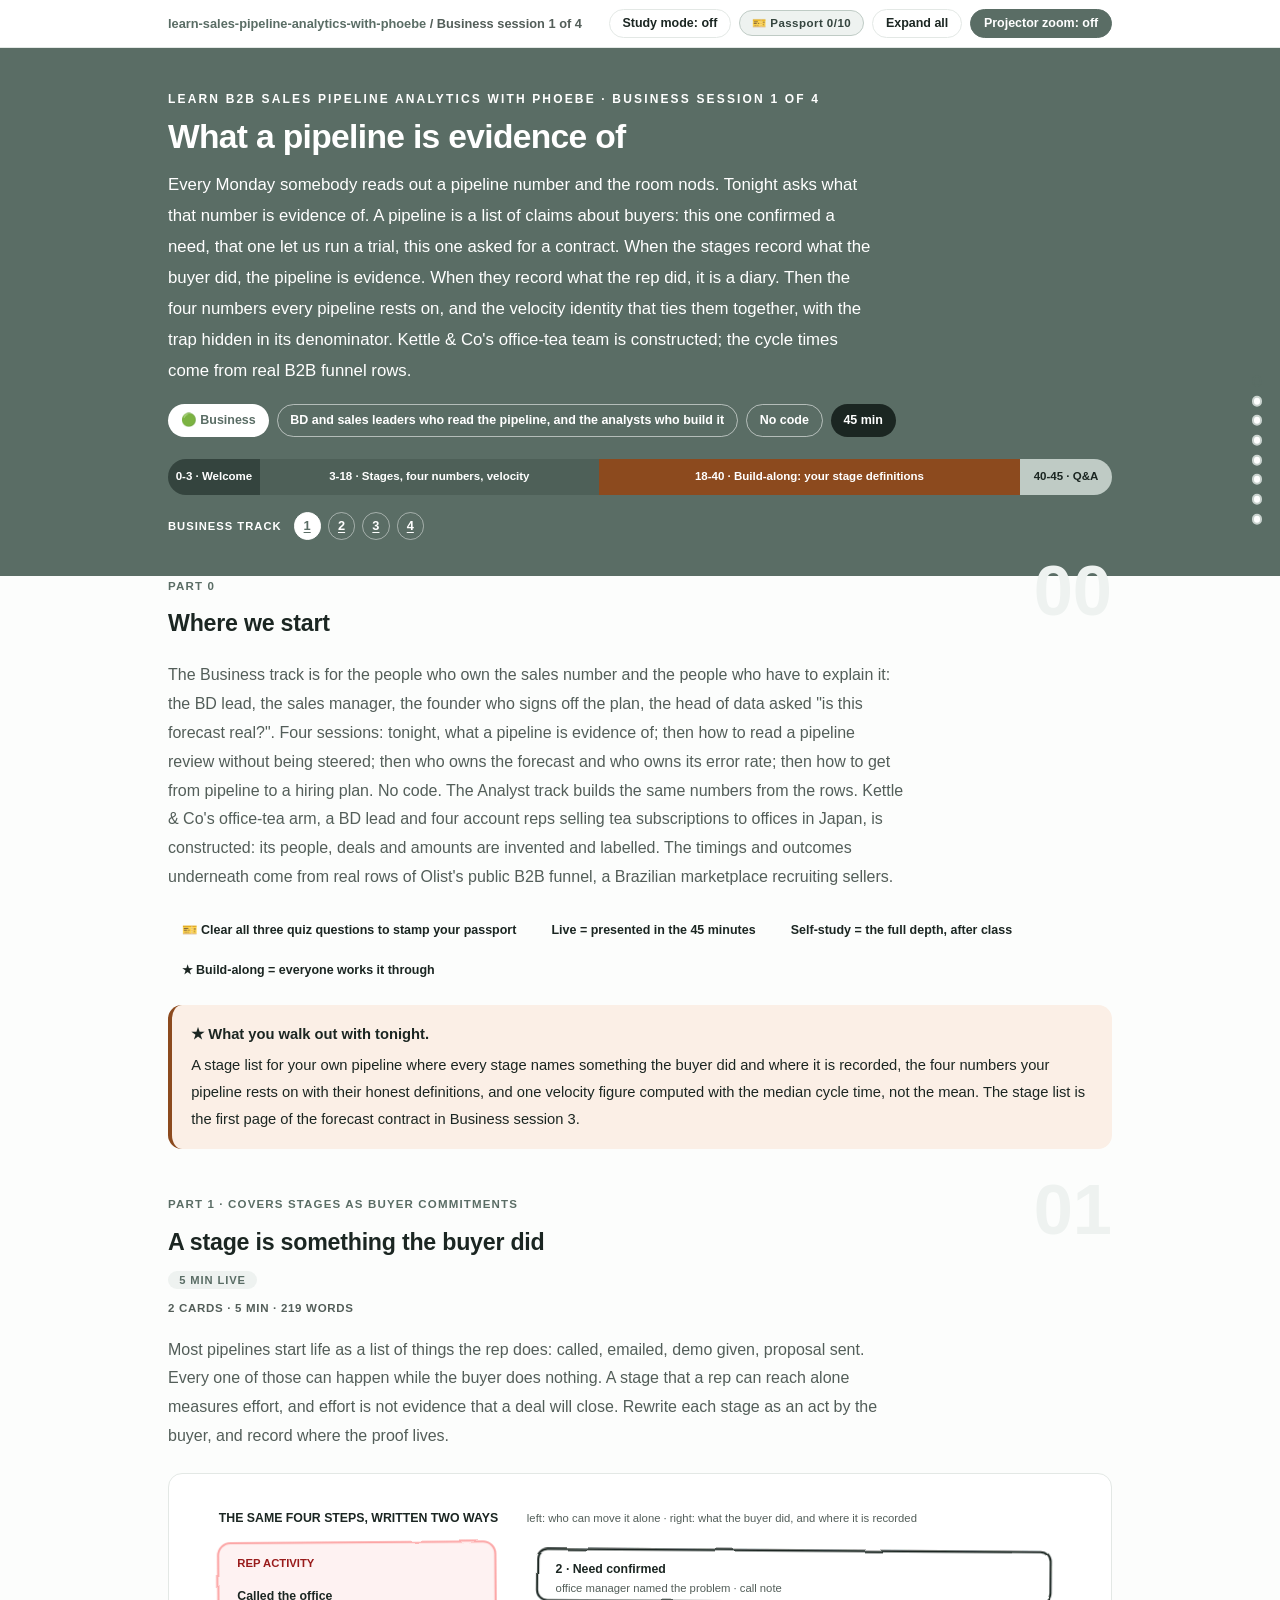
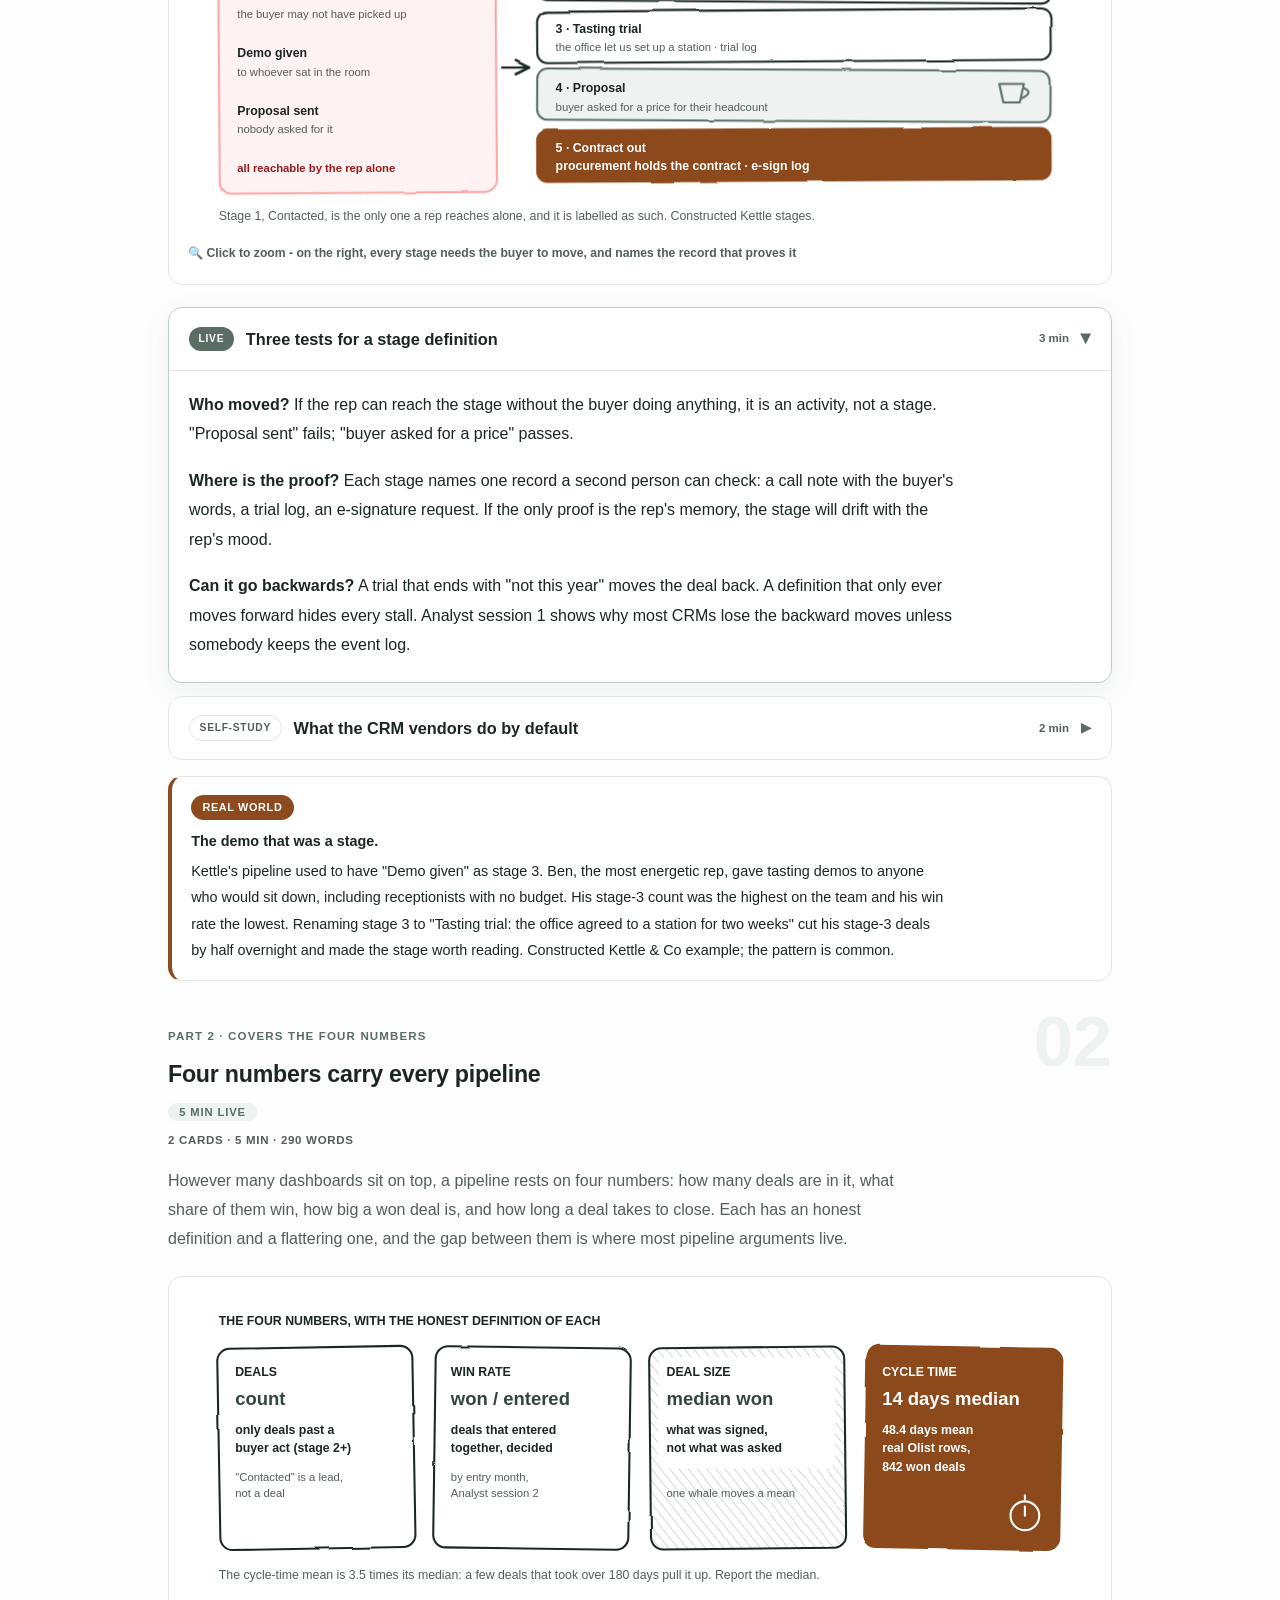
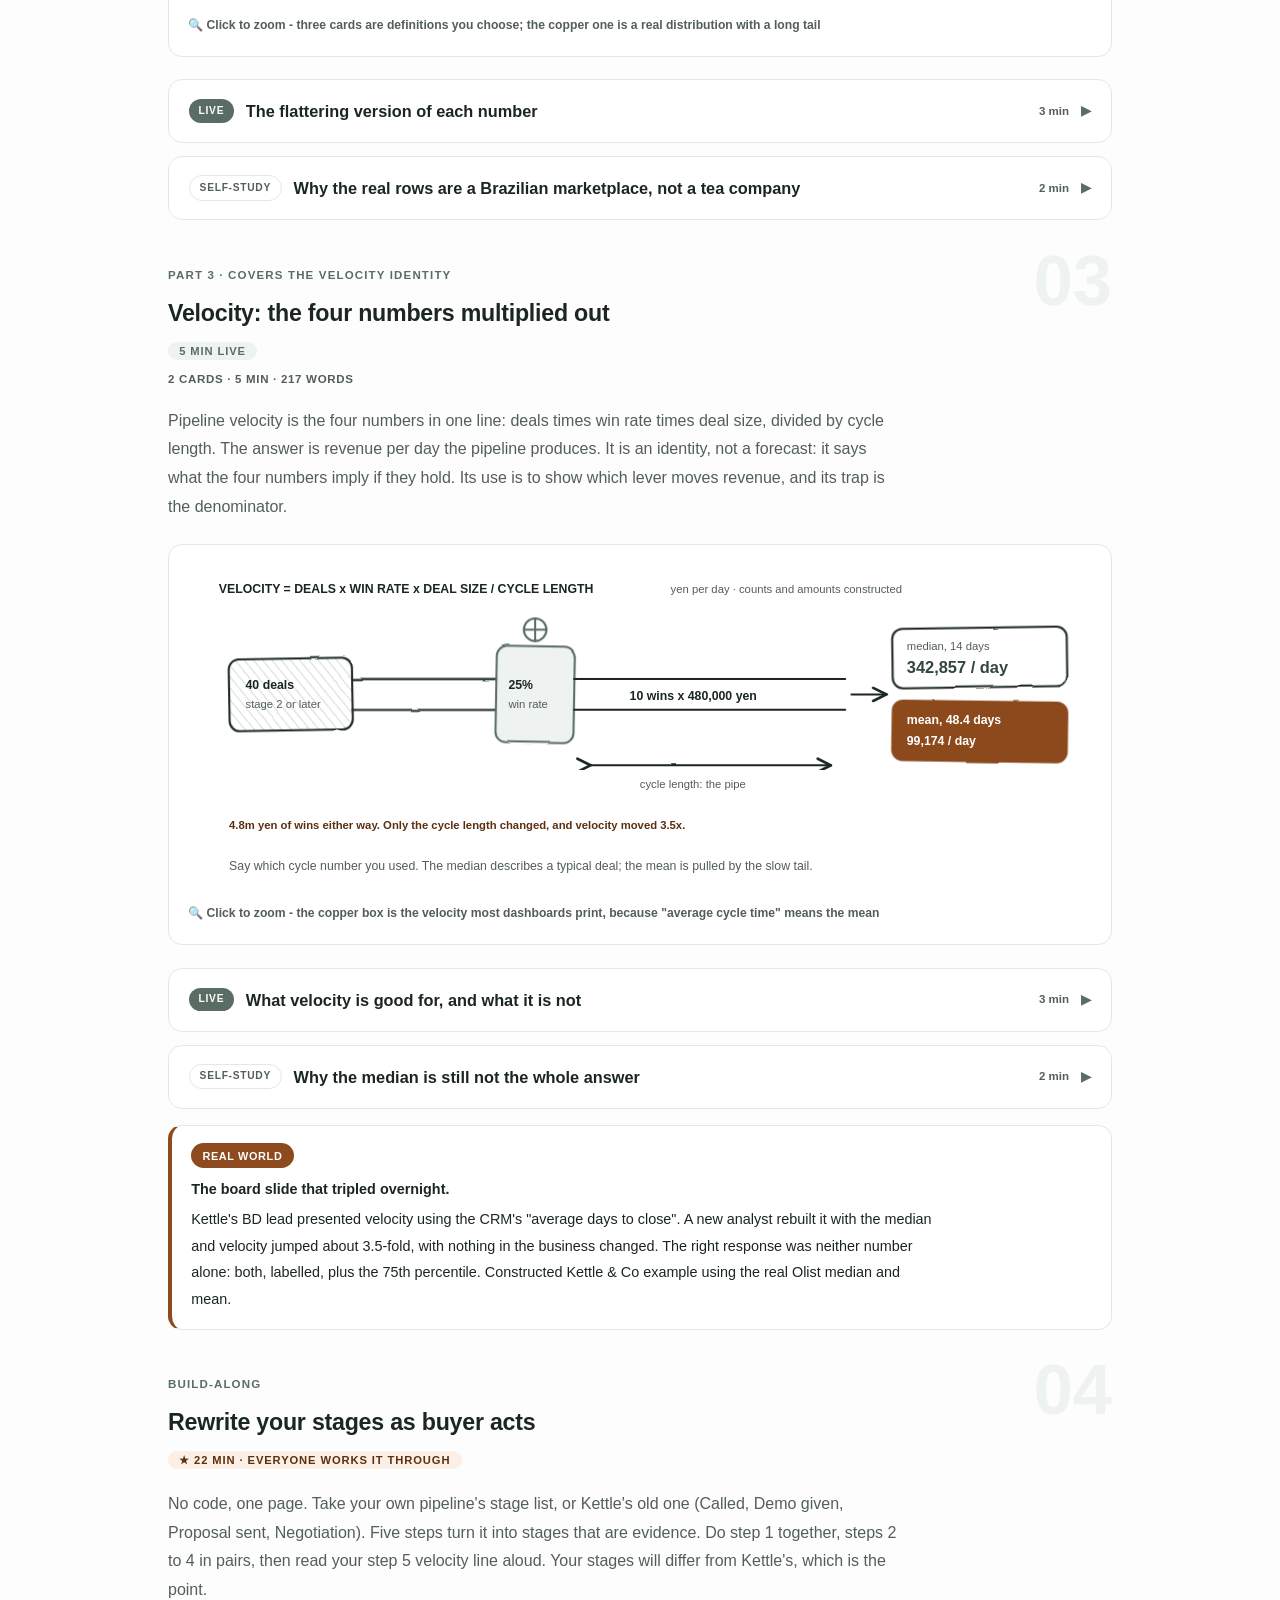
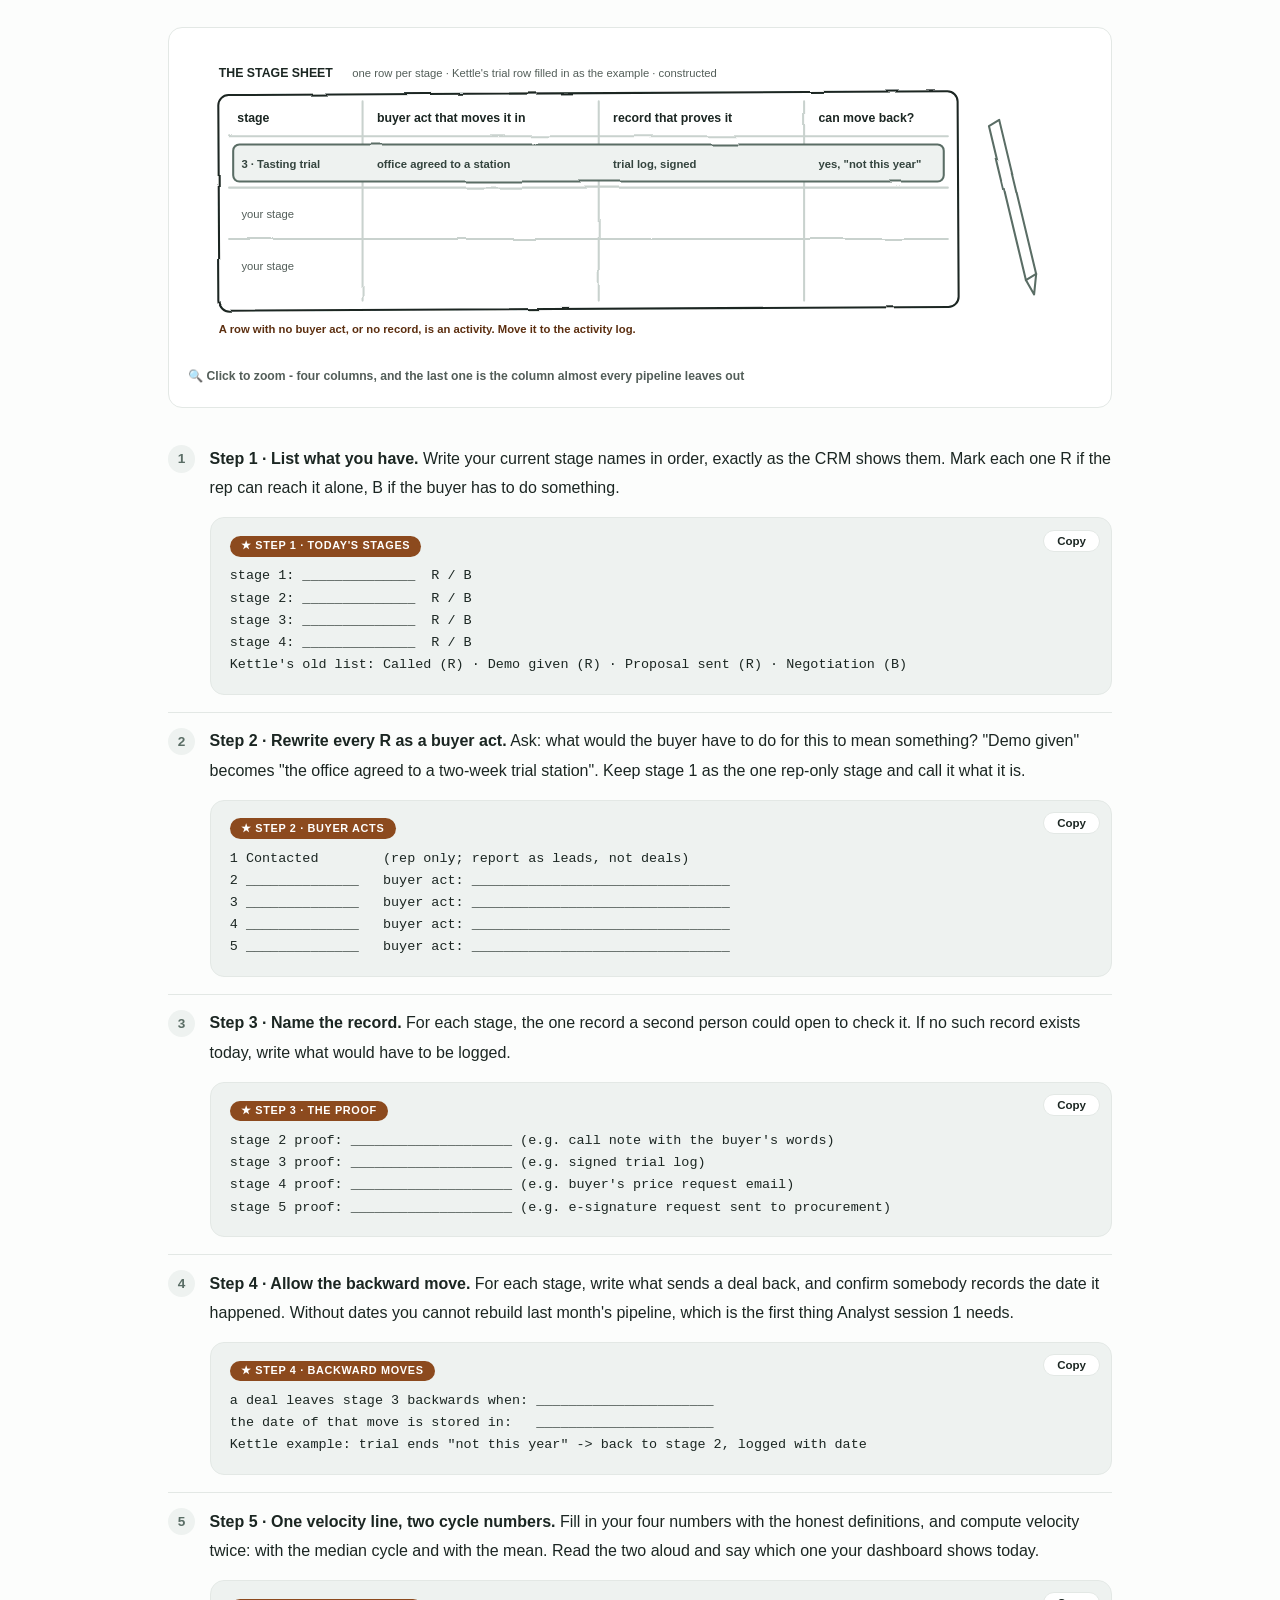
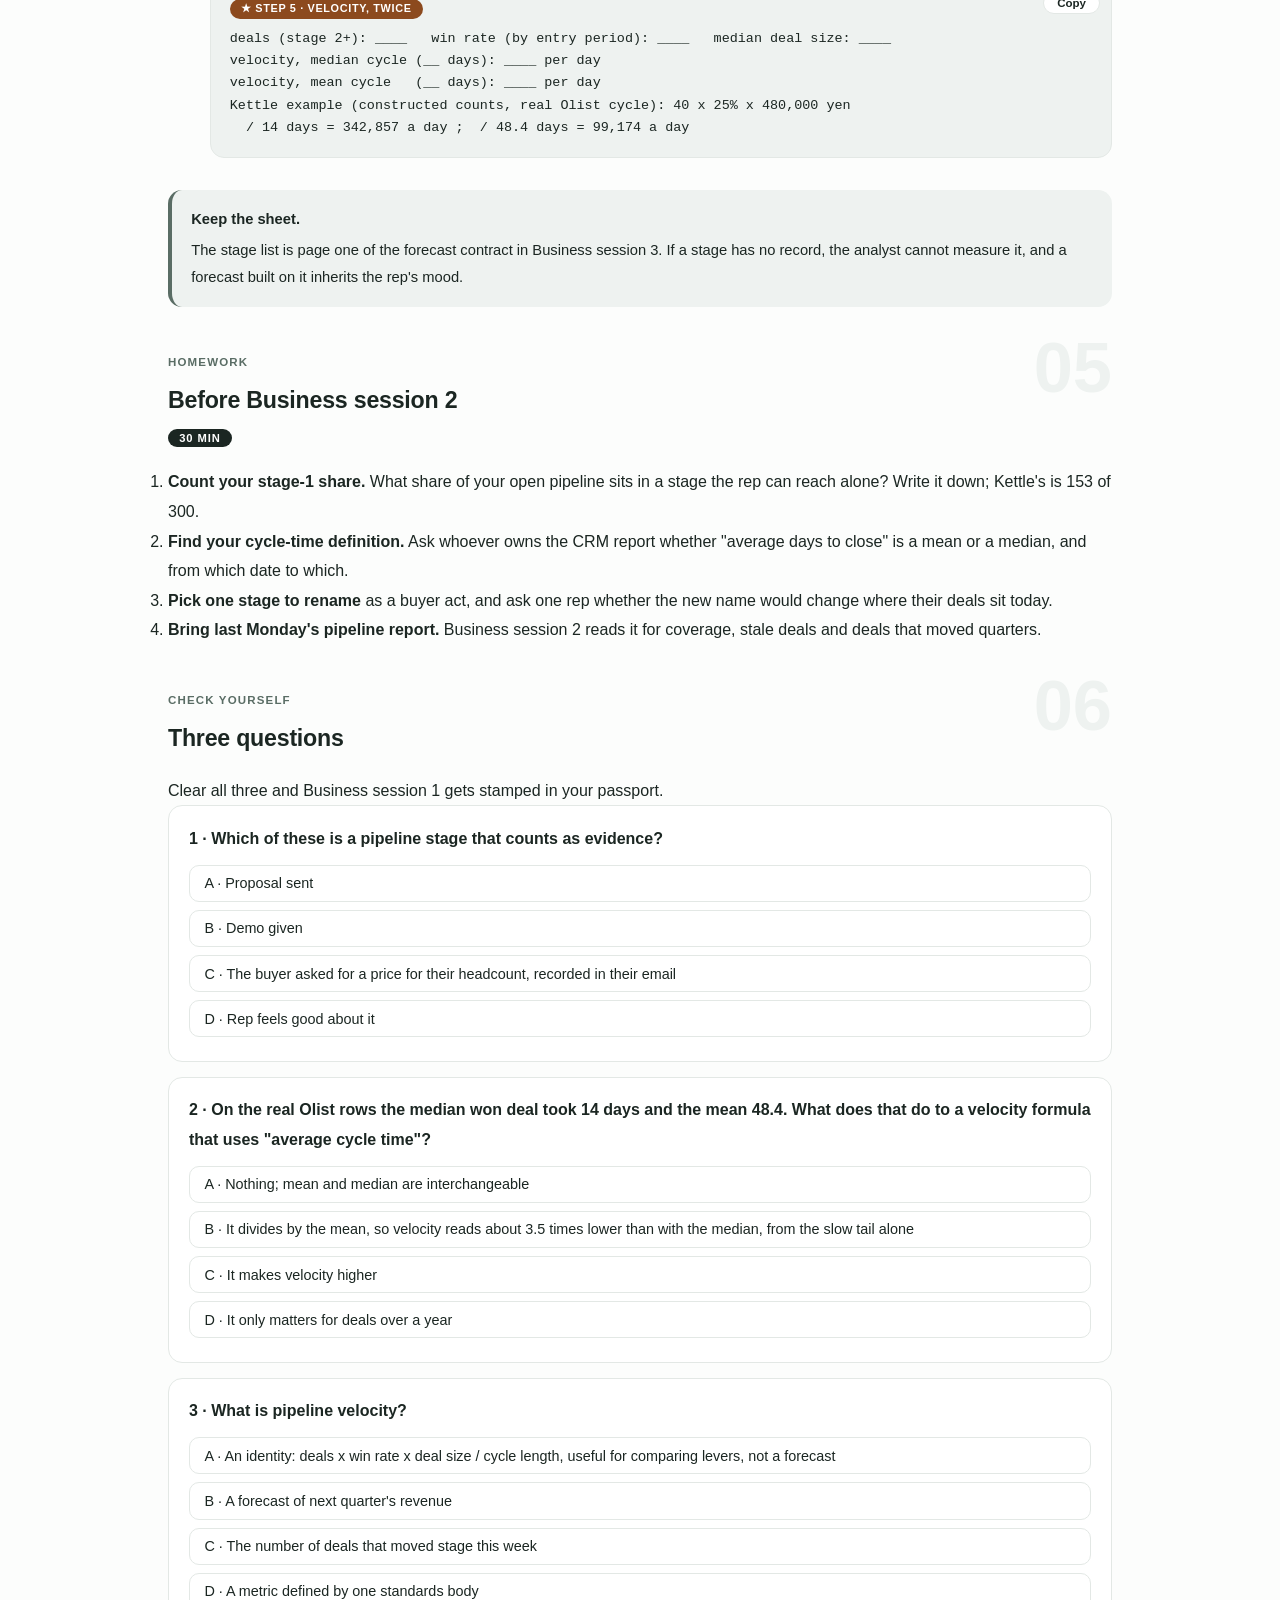
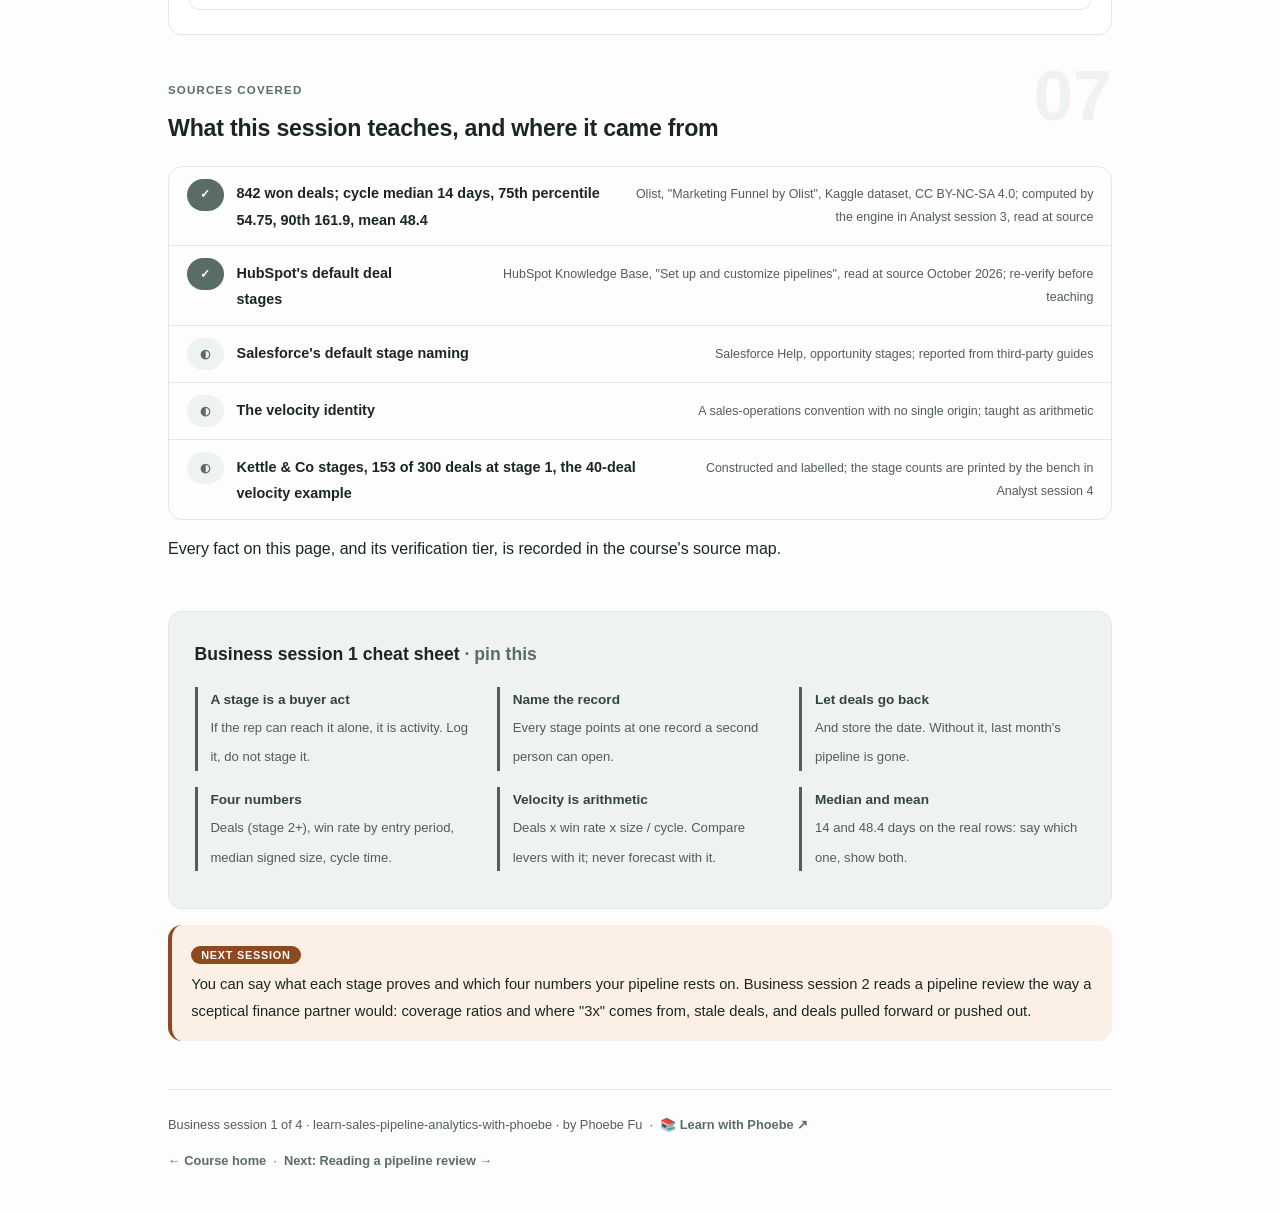
<file: courses/b1-what-a-pipeline-proves.html>
<!DOCTYPE html>
<html lang="en">
<head>
<meta charset="UTF-8">
<meta name="viewport" content="width=device-width, initial-scale=1.0">
<!-- social:start -->
<meta name="description" content="Business session 1 of 4. What a sales pipeline is evidence of: stages as buyer commitments rather than rep activity, the four numbers every pipeline rests on, and the velocity identity built from them. Kettle &amp; Co, a constructed office-tea supplier, asks whether its pipeline can carry next quarter.">
<meta property="og:type" content="article">
<meta property="og:site_name" content="Learn with Phoebe">
<meta property="og:title" content="What a pipeline is evidence of - learn sales pipeline analytics with phoebe">
<meta property="og:description" content="Business session 1 of 4. A stage is something the buyer did. Four numbers, one identity, and why the mean cycle time can triple your velocity on paper.">
<meta property="og:url" content="https://phoebefu6.github.io/learn-sales-pipeline-analytics-with-phoebe/courses/b1-what-a-pipeline-proves.html">
<meta property="og:image" content="https://phoebefu6.github.io/learn-sales-pipeline-analytics-with-phoebe/assets/og-cover.png">
<meta property="og:image:width" content="1200">
<meta property="og:image:height" content="630">
<meta name="twitter:card" content="summary_large_image">
<meta name="twitter:title" content="What a pipeline is evidence of - learn sales pipeline analytics with phoebe">
<meta name="twitter:description" content="Business session 1 of 4. Stages as buyer commitments, four numbers, one identity.">
<meta name="twitter:image" content="https://phoebefu6.github.io/learn-sales-pipeline-analytics-with-phoebe/assets/og-cover.png">
<!-- social:end -->
<title>Business session 1 · What a pipeline is evidence of - learn sales pipeline analytics with phoebe</title>
<link rel="stylesheet" href="../assets/style.css?v=5">
</head>
<body>

<div class="toolbar">
  <div class="wrap">
    <span class="crumb"><a href="../index.html">learn-sales-pipeline-analytics-with-phoebe</a> / Business session 1 of 4</span>
    <button class="btn" id="toggle-all" type="button">Expand all</button>
    <button class="btn primary" id="zoom-toggle" type="button">Projector zoom: off</button>
  </div>
</div>

<header class="masthead">
  <div class="wrap">
    <div class="eyebrow">Learn B2B Sales Pipeline Analytics with Phoebe · Business session 1 of 4</div>
    <h1>What a pipeline is <span class="accent">evidence of</span></h1>
    <p class="sub">Every Monday somebody reads out a pipeline number and the room nods. Tonight asks what that number is evidence of. A pipeline is a list of claims about buyers: this one confirmed a need, that one let us run a trial, this one asked for a contract. When the stages record what the buyer did, the pipeline is evidence. When they record what the rep did, it is a diary. Then the four numbers every pipeline rests on, and the velocity identity that ties them together, with the trap hidden in its denominator. Kettle &amp; Co's office-tea team is constructed; the cycle times come from real B2B funnel rows.</p>
    <div class="chip-row">
      <span class="chip level">🟢 Business</span>
      <span class="chip audience">BD and sales leaders who read the pipeline, and the analysts who build it</span>
      <span class="chip audience">No code</span>
      <span class="chip time">45 min</span>
    </div>
    <div class="agenda">
      <span class="a1" style="flex:1">0-3 · Welcome</span>
      <span class="a2" style="flex:4">3-18 · Stages, four numbers, velocity</span>
      <span class="a3" style="flex:5">18-40 · Build-along: your stage definitions</span>
      <span class="a4" style="flex:1">40-45 · Q&amp;A</span>
    </div>
  </div>
</header>

<main class="wrap">

  <section class="section" id="intro">
    <div class="section-kicker">
      <span class="klabel">Part 0</span>
      <h2>Where we start</h2>
    </div>
    <p class="lede">The Business track is for the people who own the sales number and the people who have to explain it: the BD lead, the sales manager, the founder who signs off the plan, the head of data asked "is this forecast real?". Four sessions: tonight, what a pipeline is evidence of; then how to read a pipeline review without being steered; then who owns the forecast and who owns its error rate; then how to get from pipeline to a hiring plan. No code. The Analyst track builds the same numbers from the rows. Kettle &amp; Co's office-tea arm, a BD lead and four account reps selling tea subscriptions to offices in Japan, is constructed: its people, deals and amounts are invented and labelled. The timings and outcomes underneath come from real rows of Olist's public B2B funnel, a Brazilian marketplace recruiting sellers.</p>

    <div class="legend">
      <span class="pill">🎫 Clear all three quiz questions to stamp your passport</span>
      <span class="pill">Live = presented in the 45 minutes</span>
      <span class="pill">Self-study = the full depth, after class</span>
      <span class="pill">★ Build-along = everyone works it through</span>
    </div>

    <div class="callout win">
      <p><strong>★ What you walk out with tonight.</strong> A stage list for your own pipeline where every stage names something the buyer did and where it is recorded, the four numbers your pipeline rests on with their honest definitions, and one velocity figure computed with the median cycle time, not the mean. The stage list is the first page of the forecast contract in Business session 3.</p>
    </div>
  </section>

  <section class="section" id="part-1">
    <div class="section-kicker">
      <span class="klabel">Part 1 · covers stages as buyer commitments</span>
      <h2>A stage is something the buyer did</h2>
      <span class="tag concept">5 min live</span>
    </div>
    <p class="lede">Most pipelines start life as a list of things the rep does: called, emailed, demo given, proposal sent. Every one of those can happen while the buyer does nothing. A stage that a rep can reach alone measures effort, and effort is not evidence that a deal will close. Rewrite each stage as an act by the buyer, and record where the proof lives.</p>

    <figure class="zoomable">
      <svg viewBox="0 0 880 330" xmlns="http://www.w3.org/2000/svg" role="img" aria-label="Two hand-drawn columns of stages. Left, rep activity: called, demo given, proposal sent, each reachable by the rep alone, drawn in a red panel. Right, buyer commitments for Kettle and Co: need confirmed, the office manager named the problem; tasting trial, the office let us set up a tea station; proposal, the buyer asked for a price for their headcount; contract out, the buyer's procurement has the contract. Each right-hand stage has a small tag saying where the evidence lives.">
        <defs>
          <filter id="b1aSk" x="-3%" y="-3%" width="106%" height="106%"><feTurbulence type="fractalNoise" baseFrequency="0.02" numOctaves="2" seed="7" result="n"/><feDisplacementMap in="SourceGraphic" in2="n" scale="2.4" xChannelSelector="R" yChannelSelector="G"/></filter>
          <pattern id="b1aHc" patternUnits="userSpaceOnUse" width="7" height="7" patternTransform="rotate(-38)"><line x1="0" y1="0" x2="0" y2="7" stroke="#5A6D65" stroke-width="1" opacity=".5"/></pattern>
          <marker id="b1aAr" viewBox="0 0 10 10" refX="9" refY="5" markerWidth="8" markerHeight="8" orient="auto"><path d="M1 1 L9 5 L1 9" fill="none" stroke="#1B2622" stroke-width="1.6" stroke-linecap="round"/></marker>
        </defs>
        <style>
          .b1aH { font: 800 12px Inter, sans-serif; fill: #1B2622; }
          .b1aL { font: 600 12px Inter, sans-serif; fill: #1B2622; }
          .b1aS { font: 400 11px Inter, sans-serif; fill: #535E59; }
          .b1aR { font: 700 11px Inter, sans-serif; fill: #991B1B; }
          .b1aW { font: 800 12px Inter, sans-serif; fill: #FFFFFF; }
          .b1aN { font: 400 12px Inter, sans-serif; fill: #535E59; }
        </style>

        <text class="b1aH" x="30" y="28">THE SAME FOUR STEPS, WRITTEN TWO WAYS</text>
        <text class="b1aS" x="330" y="28">left: who can move it alone · right: what the buyer did, and where it is recorded</text>

        <g filter="url(#b1aSk)" fill="none" stroke="#1B2622" stroke-width="2" stroke-linecap="round" stroke-linejoin="round">
          <rect x="30" y="48" width="270" height="244" rx="12" transform="rotate(-0.4 165 170)" fill="#FEF2F2" stroke="#FCA5A5"/>
          <rect x="340" y="56" width="500" height="50" rx="10" transform="rotate(0.4 590 81)" fill="#FFFFFF"/>
          <rect x="340" y="114" width="500" height="50" rx="10" transform="rotate(-0.4 590 139)" fill="#FFFFFF"/>
          <rect x="340" y="172" width="500" height="50" rx="10" transform="rotate(0.3 590 197)" fill="#EEF2F0" stroke="#5A6D65"/>
          <rect x="340" y="230" width="500" height="50" rx="10" transform="rotate(-0.3 590 255)" fill="#8C4A1E" stroke="#8C4A1E"/>
          <path d="M306 170 L332 170" marker-end="url(#b1aAr)"/>
          <!-- doodle: a teacup on the trial row -->
          <path d="M790 186 L814 186 L810 204 L794 204 Z" stroke="#5A6D65"/>
          <path d="M814 190 Q824 194 812 200" stroke="#5A6D65"/>
        </g>

        <text class="b1aR" x="48" y="72">REP ACTIVITY</text>
        <text class="b1aL" x="48" y="104">Called the office</text>
        <text class="b1aS" x="48" y="122">the buyer may not have picked up</text>
        <text class="b1aL" x="48" y="160">Demo given</text>
        <text class="b1aS" x="48" y="178">to whoever sat in the room</text>
        <text class="b1aL" x="48" y="216">Proposal sent</text>
        <text class="b1aS" x="48" y="234">nobody asked for it</text>
        <text class="b1aR" x="48" y="272">all reachable by the rep alone</text>

        <text class="b1aL" x="358" y="78">2 · Need confirmed</text>
        <text class="b1aS" x="358" y="96">office manager named the problem · call note</text>
        <text class="b1aL" x="358" y="136">3 · Tasting trial</text>
        <text class="b1aS" x="358" y="154">the office let us set up a station · trial log</text>
        <text class="b1aL" x="358" y="194">4 · Proposal</text>
        <text class="b1aS" x="358" y="212">buyer asked for a price for their headcount</text>
        <text class="b1aW" x="358" y="252">5 · Contract out</text>
        <text class="b1aW" x="358" y="270">procurement holds the contract · e-sign log</text>

        <text class="b1aN" x="30" y="318">Stage 1, Contacted, is the only one a rep reaches alone, and it is labelled as such. Constructed Kettle stages.</text>
      </svg>
      <figcaption>🔍 Click to zoom - on the right, every stage needs the buyer to move, and names the record that proves it</figcaption>
    </figure>

    <details class="card" open>
      <summary><span class="mode live">Live</span>Three tests for a stage definition<span class="mini">3 min</span><span class="caret">▶</span></summary>
      <div class="body">
        <p><strong>Who moved?</strong> If the rep can reach the stage without the buyer doing anything, it is an activity, not a stage. "Proposal sent" fails; "buyer asked for a price" passes.</p>
        <p><strong>Where is the proof?</strong> Each stage names one record a second person can check: a call note with the buyer's words, a trial log, an e-signature request. If the only proof is the rep's memory, the stage will drift with the rep's mood.</p>
        <p><strong>Can it go backwards?</strong> A trial that ends with "not this year" moves the deal back. A definition that only ever moves forward hides every stall. Analyst session 1 shows why most CRMs lose the backward moves unless somebody keeps the event log.</p>
      </div>
    </details>

    <details class="card">
      <summary><span class="mode self">Self-study</span>What the CRM vendors do by default<span class="mini">2 min</span><span class="caret">▶</span></summary>
      <div class="body">
        <p>HubSpot's default deal pipeline, read on its knowledge base in October 2026, ships seven stages: Appointment scheduled, Qualified to buy, Presentation scheduled, Decision maker bought-in, Contract sent, Closed won and Closed lost. Two of the five open stages are things a rep can do alone (schedule, present). Salesforce's defaults are reported by third-party guides to follow a similar sales-process naming. Defaults are a starting point for a team that has not thought about it yet, not a definition of evidence; rename them to buyer acts before the first forecast relies on them. Re-verify the vendor pages before you teach from them: they change.</p>
      </div>
    </details>

    <div class="callout example">
      <span class="ex-pill">Real world</span>
      <p><strong>The demo that was a stage.</strong> Kettle's pipeline used to have "Demo given" as stage 3. Ben, the most energetic rep, gave tasting demos to anyone who would sit down, including receptionists with no budget. His stage-3 count was the highest on the team and his win rate the lowest. Renaming stage 3 to "Tasting trial: the office agreed to a station for two weeks" cut his stage-3 deals by half overnight and made the stage worth reading. Constructed Kettle &amp; Co example; the pattern is common.</p>
    </div>
  </section>

  <section class="section" id="part-2">
    <div class="section-kicker">
      <span class="klabel">Part 2 · covers the four numbers</span>
      <h2>Four numbers carry every pipeline</h2>
      <span class="tag concept">5 min live</span>
    </div>
    <p class="lede">However many dashboards sit on top, a pipeline rests on four numbers: how many deals are in it, what share of them win, how big a won deal is, and how long a deal takes to close. Each has an honest definition and a flattering one, and the gap between them is where most pipeline arguments live.</p>

    <figure class="zoomable">
      <svg viewBox="0 0 880 300" xmlns="http://www.w3.org/2000/svg" role="img" aria-label="Four hand-drawn cards side by side. Deals: count only deals that reached stage 2, a buyer act. Win rate: won divided by deals that entered in the same period, decided. Deal size: the median won amount, not the asked price. Cycle time: real Olist rows give a median of 14 days and a mean of 48.4 days from first contact to won, so the mean is three and a half times the median. The cycle time card is filled in copper.">
        <defs>
          <filter id="b1bSk" x="-3%" y="-3%" width="106%" height="106%"><feTurbulence type="fractalNoise" baseFrequency="0.02" numOctaves="2" seed="13" result="n"/><feDisplacementMap in="SourceGraphic" in2="n" scale="2.4" xChannelSelector="R" yChannelSelector="G"/></filter>
          <pattern id="b1bHc" patternUnits="userSpaceOnUse" width="7" height="7" patternTransform="rotate(-38)"><line x1="0" y1="0" x2="0" y2="7" stroke="#5A6D65" stroke-width="1" opacity=".5"/></pattern>
          <marker id="b1bAr" viewBox="0 0 10 10" refX="9" refY="5" markerWidth="8" markerHeight="8" orient="auto"><path d="M1 1 L9 5 L1 9" fill="none" stroke="#1B2622" stroke-width="1.6" stroke-linecap="round"/></marker>
        </defs>
        <style>
          .b1bH { font: 800 12px Inter, sans-serif; fill: #1B2622; }
          .b1bL { font: 600 12px Inter, sans-serif; fill: #1B2622; }
          .b1bS { font: 400 11px Inter, sans-serif; fill: #535E59; }
          .b1bV { font: 800 18px Inter, sans-serif; fill: #34443E; }
          .b1bW { font: 800 12px Inter, sans-serif; fill: #FFFFFF; }
          .b1bX { font: 800 18px Inter, sans-serif; fill: #FFFFFF; }
          .b1bN { font: 400 12px Inter, sans-serif; fill: #535E59; }
        </style>

        <text class="b1bH" x="30" y="28">THE FOUR NUMBERS, WITH THE HONEST DEFINITION OF EACH</text>

        <g filter="url(#b1bSk)" fill="none" stroke="#1B2622" stroke-width="2" stroke-linecap="round" stroke-linejoin="round">
          <rect x="30" y="50" width="190" height="196" rx="12" transform="rotate(-1 125 148)" fill="#FFFFFF"/>
          <rect x="240" y="50" width="190" height="196" rx="12" transform="rotate(0.8 335 148)" fill="#FFFFFF"/>
          <rect x="450" y="50" width="190" height="196" rx="12" transform="rotate(-0.6 545 148)" fill="url(#b1bHc)"/>
          <rect x="660" y="50" width="190" height="196" rx="12" transform="rotate(1 755 148)" fill="#8C4A1E" stroke="#8C4A1E"/>
          <!-- doodle: a stopwatch on the cycle card -->
          <circle cx="815" cy="214" r="14" stroke="#FFFFFF"/>
          <path d="M815 214 L815 205 M815 198 L815 194" stroke="#FFFFFF"/>
        </g>

        <rect x="458" y="60" width="172" height="108" rx="8" fill="#FFFFFF"/>

        <text class="b1bH" x="46" y="78">DEALS</text>
        <text class="b1bV" x="46" y="106">count</text>
        <text class="b1bL" x="46" y="134">only deals past a</text>
        <text class="b1bL" x="46" y="152">buyer act (stage 2+)</text>
        <text class="b1bS" x="46" y="180">"Contacted" is a lead,</text>
        <text class="b1bS" x="46" y="196">not a deal</text>

        <text class="b1bH" x="256" y="78">WIN RATE</text>
        <text class="b1bV" x="256" y="106">won / entered</text>
        <text class="b1bL" x="256" y="134">deals that entered</text>
        <text class="b1bL" x="256" y="152">together, decided</text>
        <text class="b1bS" x="256" y="180">by entry month,</text>
        <text class="b1bS" x="256" y="196">Analyst session 2</text>

        <text class="b1bH" x="466" y="78">DEAL SIZE</text>
        <text class="b1bV" x="466" y="106">median won</text>
        <text class="b1bL" x="466" y="134">what was signed,</text>
        <text class="b1bL" x="466" y="152">not what was asked</text>
        <text class="b1bS" x="466" y="196">one whale moves a mean</text>

        <text class="b1bW" x="676" y="78">CYCLE TIME</text>
        <text class="b1bX" x="676" y="106">14 days median</text>
        <text class="b1bW" x="676" y="134">48.4 days mean</text>
        <text class="b1bW" x="676" y="152">real Olist rows,</text>
        <text class="b1bW" x="676" y="170">842 won deals</text>

        <text class="b1bN" x="30" y="276">The cycle-time mean is 3.5 times its median: a few deals that took over 180 days pull it up. Report the median.</text>
      </svg>
      <figcaption>🔍 Click to zoom - three cards are definitions you choose; the copper one is a real distribution with a long tail</figcaption>
    </figure>

    <details class="card">
      <summary><span class="mode live">Live</span>The flattering version of each number<span class="mini">3 min</span><span class="caret">▶</span></summary>
      <div class="body">
        <p><strong>Deals.</strong> Counting every contact as a deal makes the pipeline look full and the win rate look terrible. In Kettle's quarter 153 of 300 open deals sit at stage 1, Contacted; none of the 1,022 stage-1 deals in the previous quarter closed inside that quarter. Report stage 1 separately as leads.</p>
        <p><strong>Win rate.</strong> "Won this month divided by deals created this month" mixes two groups of deals. Win rate is the share of deals that entered together and have now been decided. Analyst session 2 shows how the period version swings by tens of points on the real rows.</p>
        <p><strong>Deal size.</strong> The average asked price includes deals that will be discounted or never signed. Use the median signed amount, and report the largest deal separately, because one whale can move a quarter (Analyst session 6 breaks the bench with exactly that).</p>
        <p><strong>Cycle time.</strong> On the real Olist rows, the median won deal closed 14 days after first contact; a quarter of them took 54.75 days or more, a tenth took 161.9 days or more, and the mean is 48.4 days. Any formula that uses "average cycle time" is using the 48.4.</p>
      </div>
    </details>

    <details class="card">
      <summary><span class="mode self">Self-study</span>Why the real rows are a Brazilian marketplace, not a tea company<span class="mini">2 min</span><span class="caret">▶</span></summary>
      <div class="body">
        <p>Public B2B pipeline data is rare: companies do not publish their CRM. Olist, a Brazilian marketplace, published 8,000 marketing-qualified leads from businesses that asked to sell through it (first contact June 2017 to May 2018) and the 842 that signed, with dates. That is a real B2B funnel with real timings. It has no lost deals and no stage history, so every stage, amount and rep on these pages is constructed and labelled. The same rows feed the funnel bench in <a href="https://phoebefu6.github.io/learn-marketing-with-phoebe/courses/04-the-funnel-bench.html">Marketing, session 4 ↗</a> for budget and acquisition cost; here they are used for cycle time and forecasting.</p>
      </div>
    </details>
  </section>

  <section class="section" id="part-3">
    <div class="section-kicker">
      <span class="klabel">Part 3 · covers the velocity identity</span>
      <h2>Velocity: the four numbers multiplied out</h2>
      <span class="tag concept">5 min live</span>
    </div>
    <p class="lede">Pipeline velocity is the four numbers in one line: deals times win rate times deal size, divided by cycle length. The answer is revenue per day the pipeline produces. It is an identity, not a forecast: it says what the four numbers imply if they hold. Its use is to show which lever moves revenue, and its trap is the denominator.</p>

    <figure class="zoomable">
      <svg viewBox="0 0 880 320" xmlns="http://www.w3.org/2000/svg" role="img" aria-label="A hand-drawn pipe. Forty deals enter on the left. A valve marked win rate 25 percent lets ten through. Each carries 480,000 yen. The length of the pipe is the cycle time. Two readings at the end: with the median cycle of 14 days the pipe produces about 342,900 yen a day; with the mean of 48.4 days about 99,200 yen a day. The same deals, a 3.5 times difference from the denominator alone. The deal counts and amounts are constructed for Kettle; the 14 and 48.4 days are the real Olist median and mean.">
        <defs>
          <filter id="b1cSk" x="-3%" y="-3%" width="106%" height="106%"><feTurbulence type="fractalNoise" baseFrequency="0.02" numOctaves="2" seed="19" result="n"/><feDisplacementMap in="SourceGraphic" in2="n" scale="2.4" xChannelSelector="R" yChannelSelector="G"/></filter>
          <pattern id="b1cHc" patternUnits="userSpaceOnUse" width="7" height="7" patternTransform="rotate(-38)"><line x1="0" y1="0" x2="0" y2="7" stroke="#5A6D65" stroke-width="1" opacity=".5"/></pattern>
          <marker id="b1cAr" viewBox="0 0 10 10" refX="9" refY="5" markerWidth="8" markerHeight="8" orient="auto"><path d="M1 1 L9 5 L1 9" fill="none" stroke="#1B2622" stroke-width="1.6" stroke-linecap="round"/></marker>
        </defs>
        <style>
          .b1cH { font: 800 12px Inter, sans-serif; fill: #1B2622; }
          .b1cL { font: 600 12px Inter, sans-serif; fill: #1B2622; }
          .b1cS { font: 400 11px Inter, sans-serif; fill: #535E59; }
          .b1cV { font: 800 16px Inter, sans-serif; fill: #34443E; }
          .b1cB { font: 800 11px Inter, sans-serif; fill: #5C2F10; }
          .b1cW { font: 800 12px Inter, sans-serif; fill: #FFFFFF; }
          .b1cN { font: 400 12px Inter, sans-serif; fill: #535E59; }
        </style>

        <text class="b1cH" x="30" y="28">VELOCITY = DEALS x WIN RATE x DEAL SIZE / CYCLE LENGTH</text>
        <text class="b1cS" x="470" y="28">yen per day · counts and amounts constructed</text>

        <g filter="url(#b1cSk)" fill="none" stroke="#1B2622" stroke-width="2" stroke-linecap="round" stroke-linejoin="round">
          <rect x="40" y="92" width="120" height="70" rx="10" transform="rotate(-1 100 127)" fill="url(#b1cHc)"/>
          <path d="M160 112 L300 112 M160 142 L300 142"/>
          <rect x="300" y="80" width="76" height="94" rx="10" transform="rotate(1 338 127)" fill="#EEF2F0" stroke="#5A6D65"/>
          <path d="M376 112 L640 112 M376 142 L640 142"/>
          <path d="M392 196 L626 196" marker-end="url(#b1cAr)" marker-start="url(#b1cAr)"/>
          <path d="M646 127 L680 127" marker-end="url(#b1cAr)"/>
          <rect x="686" y="62" width="170" height="58" rx="10" transform="rotate(-0.8 771 91)" fill="#FFFFFF"/>
          <rect x="686" y="134" width="170" height="58" rx="10" transform="rotate(0.8 771 163)" fill="#8C4A1E" stroke="#8C4A1E"/>
          <!-- doodle: a valve wheel -->
          <circle cx="338" cy="64" r="11" stroke="#5A6D65"/>
          <path d="M327 64 L349 64 M338 53 L338 75" stroke="#5A6D65"/>
        </g>

        <text class="b1cL" x="56" y="122">40 deals</text>
        <text class="b1cS" x="56" y="140">stage 2 or later</text>
        <text class="b1cL" x="312" y="122">25%</text>
        <text class="b1cS" x="312" y="140">win rate</text>
        <text class="b1cL" x="430" y="132">10 wins x 480,000 yen</text>
        <text class="b1cS" x="440" y="218">cycle length: the pipe</text>

        <text class="b1cS" x="700" y="84">median, 14 days</text>
        <text class="b1cV" x="700" y="106">342,857 / day</text>
        <text class="b1cW" x="700" y="156">mean, 48.4 days</text>
        <text class="b1cW" x="700" y="176">99,174 / day</text>

        <text class="b1cB" x="40" y="258">4.8m yen of wins either way. Only the cycle length changed, and velocity moved 3.5x.</text>
        <text class="b1cN" x="40" y="298">Say which cycle number you used. The median describes a typical deal; the mean is pulled by the slow tail.</text>
      </svg>
      <figcaption>🔍 Click to zoom - the copper box is the velocity most dashboards print, because "average cycle time" means the mean</figcaption>
    </figure>

    <details class="card">
      <summary><span class="mode live">Live</span>What velocity is good for, and what it is not<span class="mini">3 min</span><span class="caret">▶</span></summary>
      <div class="body">
        <p><strong>Good for: choosing a lever.</strong> Because it is a product, a 10 percent gain on any one of the three top terms is worth the same 10 percent of velocity. Cutting cycle length by 10 percent is worth a little more (one over 0.9 is 1.11). That makes a useful argument about where to spend effort, and it is arithmetic, not evidence.</p>
        <p><strong>Not good for: a forecast.</strong> Velocity assumes the four numbers hold, that every deal behaves like the typical one, and that the deals in the pipe today are like the ones that closed before. Analyst session 4 builds forecasts that test those assumptions instead of assuming them.</p>
        <p><strong>No single origin.</strong> The velocity formula circulates in sales-operations writing without one source to cite. Treat it as a convention whose arithmetic you can check, which is a better position than citing a name.</p>
      </div>
    </details>

    <details class="card">
      <summary><span class="mode self">Self-study</span>Why the median is still not the whole answer<span class="mini">2 min</span><span class="caret">▶</span></summary>
      <div class="body">
        <p>The median describes the typical won deal. Revenue, though, often sits in the slow tail: big offices take longer to sign. If your largest deals close slowest, a velocity built on the median can overstate how soon the money arrives. The honest version is two numbers, median and 75th percentile, and a sentence on which deals sit in the tail. Analyst session 3 draws the full distribution and the curve for deals still open.</p>
      </div>
    </details>

    <div class="callout example">
      <span class="ex-pill">Real world</span>
      <p><strong>The board slide that tripled overnight.</strong> Kettle's BD lead presented velocity using the CRM's "average days to close". A new analyst rebuilt it with the median and velocity jumped about 3.5-fold, with nothing in the business changed. The right response was neither number alone: both, labelled, plus the 75th percentile. Constructed Kettle &amp; Co example using the real Olist median and mean.</p>
    </div>
  </section>

  <section class="section" id="demo-1">
    <div class="section-kicker">
      <span class="klabel">Build-along</span>
      <h2>Rewrite your stages as buyer acts</h2>
      <span class="tag demo">★ 22 min · everyone works it through</span>
    </div>
    <p class="lede">No code, one page. Take your own pipeline's stage list, or Kettle's old one (Called, Demo given, Proposal sent, Negotiation). Five steps turn it into stages that are evidence. Do step 1 together, steps 2 to 4 in pairs, then read your step 5 velocity line aloud. Your stages will differ from Kettle's, which is the point.</p>

    <figure class="zoomable">
      <svg viewBox="0 0 880 300" xmlns="http://www.w3.org/2000/svg" role="img" aria-label="A hand-drawn worksheet with four columns: stage name, the buyer act that moves a deal in, the record that proves it, and whether it can move back. One row is filled for Kettle's tasting trial: the office agreed to a two-week station, proof is the trial log, and yes it can move back. Other rows are blank. A pencil lies to the right.">
        <defs>
          <filter id="b1dSk" x="-3%" y="-3%" width="106%" height="106%"><feTurbulence type="fractalNoise" baseFrequency="0.02" numOctaves="2" seed="29" result="n"/><feDisplacementMap in="SourceGraphic" in2="n" scale="2.4" xChannelSelector="R" yChannelSelector="G"/></filter>
          <pattern id="b1dHc" patternUnits="userSpaceOnUse" width="7" height="7" patternTransform="rotate(-38)"><line x1="0" y1="0" x2="0" y2="7" stroke="#5A6D65" stroke-width="1" opacity=".5"/></pattern>
          <marker id="b1dAr" viewBox="0 0 10 10" refX="9" refY="5" markerWidth="8" markerHeight="8" orient="auto"><path d="M1 1 L9 5 L1 9" fill="none" stroke="#1B2622" stroke-width="1.6" stroke-linecap="round"/></marker>
        </defs>
        <style>
          .b1dH { font: 800 12px Inter, sans-serif; fill: #1B2622; }
          .b1dL { font: 600 12px Inter, sans-serif; fill: #1B2622; }
          .b1dS { font: 400 11px Inter, sans-serif; fill: #535E59; }
          .b1dB { font: 800 11px Inter, sans-serif; fill: #5C2F10; }
          .b1dA { font: 700 11px Inter, sans-serif; fill: #34443E; }
          .b1dN { font: 400 12px Inter, sans-serif; fill: #535E59; }
        </style>

        <text class="b1dH" x="30" y="28">THE STAGE SHEET</text>
        <text class="b1dS" x="160" y="28">one row per stage · Kettle's trial row filled in as the example · constructed</text>

        <g filter="url(#b1dSk)" fill="none" stroke="#1B2622" stroke-width="2" stroke-linecap="round" stroke-linejoin="round">
          <rect x="30" y="44" width="720" height="210" rx="10" transform="rotate(-0.3 390 149)" fill="#FFFFFF"/>
          <path d="M170 52 L170 246 M400 52 L400 246 M600 52 L600 246" stroke="#C9D2CE"/>
          <path d="M40 86 L740 86 M40 136 L740 136 M40 186 L740 186" stroke="#C9D2CE"/>
          <rect x="44" y="94" width="692" height="36" rx="6" fill="#EEF2F0" stroke="#5A6D65"/>
          <!-- doodle: a pencil -->
          <path d="M790 70 L826 220 L816 226 L780 76 Z" stroke="#5A6D65"/>
          <path d="M816 226 L824 240 L826 220" stroke="#5A6D65"/>
        </g>

        <text class="b1dL" x="48" y="72">stage</text>
        <text class="b1dL" x="184" y="72">buyer act that moves it in</text>
        <text class="b1dL" x="414" y="72">record that proves it</text>
        <text class="b1dL" x="614" y="72">can move back?</text>

        <text class="b1dA" x="52" y="117">3 · Tasting trial</text>
        <text class="b1dA" x="184" y="117">office agreed to a station</text>
        <text class="b1dA" x="414" y="117">trial log, signed</text>
        <text class="b1dA" x="614" y="117">yes, "not this year"</text>
        <text class="b1dS" x="52" y="166">your stage</text>
        <text class="b1dS" x="52" y="216">your stage</text>

        <text class="b1dB" x="30" y="278">A row with no buyer act, or no record, is an activity. Move it to the activity log.</text>
      </svg>
      <figcaption>🔍 Click to zoom - four columns, and the last one is the column almost every pipeline leaves out</figcaption>
    </figure>

    <div class="steps">
      <div class="step">
        <p><strong>Step 1 · List what you have.</strong> Write your current stage names in order, exactly as the CRM shows them. Mark each one R if the rep can reach it alone, B if the buyer has to do something.</p>
        <div class="prompt-box good"><span class="label">★ Step 1 · today's stages</span>stage 1: ______________  R / B
stage 2: ______________  R / B
stage 3: ______________  R / B
stage 4: ______________  R / B
Kettle's old list: Called (R) · Demo given (R) · Proposal sent (R) · Negotiation (B)</div>
      </div>
      <div class="step">
        <p><strong>Step 2 · Rewrite every R as a buyer act.</strong> Ask: what would the buyer have to do for this to mean something? "Demo given" becomes "the office agreed to a two-week trial station". Keep stage 1 as the one rep-only stage and call it what it is.</p>
        <div class="prompt-box good"><span class="label">★ Step 2 · buyer acts</span>1 Contacted        (rep only; report as leads, not deals)
2 ______________   buyer act: ________________________________
3 ______________   buyer act: ________________________________
4 ______________   buyer act: ________________________________
5 ______________   buyer act: ________________________________</div>
      </div>
      <div class="step">
        <p><strong>Step 3 · Name the record.</strong> For each stage, the one record a second person could open to check it. If no such record exists today, write what would have to be logged.</p>
        <div class="prompt-box good"><span class="label">★ Step 3 · the proof</span>stage 2 proof: ____________________ (e.g. call note with the buyer's words)
stage 3 proof: ____________________ (e.g. signed trial log)
stage 4 proof: ____________________ (e.g. buyer's price request email)
stage 5 proof: ____________________ (e.g. e-signature request sent to procurement)</div>
      </div>
      <div class="step">
        <p><strong>Step 4 · Allow the backward move.</strong> For each stage, write what sends a deal back, and confirm somebody records the date it happened. Without dates you cannot rebuild last month's pipeline, which is the first thing Analyst session 1 needs.</p>
        <div class="prompt-box good"><span class="label">★ Step 4 · backward moves</span>a deal leaves stage 3 backwards when: ______________________
the date of that move is stored in:   ______________________
Kettle example: trial ends "not this year" -&gt; back to stage 2, logged with date</div>
      </div>
      <div class="step">
        <p><strong>Step 5 · One velocity line, two cycle numbers.</strong> Fill in your four numbers with the honest definitions, and compute velocity twice: with the median cycle and with the mean. Read the two aloud and say which one your dashboard shows today.</p>
        <div class="prompt-box good"><span class="label">★ Step 5 · velocity, twice</span>deals (stage 2+): ____   win rate (by entry period): ____   median deal size: ____
velocity, median cycle (__ days): ____ per day
velocity, mean cycle   (__ days): ____ per day
Kettle example (constructed counts, real Olist cycle): 40 x 25% x 480,000 yen
  / 14 days = 342,857 a day ;  / 48.4 days = 99,174 a day</div>
      </div>
    </div>

    <div class="callout tip">
      <p><strong>Keep the sheet.</strong> The stage list is page one of the forecast contract in Business session 3. If a stage has no record, the analyst cannot measure it, and a forecast built on it inherits the rep's mood.</p>
    </div>
  </section>

  <section class="section" id="exercise">
    <div class="section-kicker">
      <span class="klabel">Homework</span>
      <h2>Before Business session 2</h2>
      <span class="tag exercise">30 min</span>
    </div>
    <ol>
      <li><strong>Count your stage-1 share.</strong> What share of your open pipeline sits in a stage the rep can reach alone? Write it down; Kettle's is 153 of 300.</li>
      <li><strong>Find your cycle-time definition.</strong> Ask whoever owns the CRM report whether "average days to close" is a mean or a median, and from which date to which.</li>
      <li><strong>Pick one stage to rename</strong> as a buyer act, and ask one rep whether the new name would change where their deals sit today.</li>
      <li><strong>Bring last Monday's pipeline report.</strong> Business session 2 reads it for coverage, stale deals and deals that moved quarters.</li>
    </ol>
  </section>

  <section class="section" id="quiz">
    <div class="section-kicker">
      <span class="klabel">Check yourself</span>
      <h2>Three questions</h2>
    </div>
    <p>Clear all three and Business session 1 gets stamped in your passport.</p>

    <div class="quiz-q" data-answer="2">
      <p class="qtext">1 · Which of these is a pipeline stage that counts as evidence?</p>
      <button class="qopt" type="button">A · Proposal sent</button>
      <button class="qopt" type="button">B · Demo given</button>
      <button class="qopt" type="button">C · The buyer asked for a price for their headcount, recorded in their email</button>
      <button class="qopt" type="button">D · Rep feels good about it</button>
      <p class="qwhy">A stage the rep can reach alone measures effort. A buyer act with a record a second person can check is evidence.</p>
    </div>

    <div class="quiz-q" data-answer="1">
      <p class="qtext">2 · On the real Olist rows the median won deal took 14 days and the mean 48.4. What does that do to a velocity formula that uses "average cycle time"?</p>
      <button class="qopt" type="button">A · Nothing; mean and median are interchangeable</button>
      <button class="qopt" type="button">B · It divides by the mean, so velocity reads about 3.5 times lower than with the median, from the slow tail alone</button>
      <button class="qopt" type="button">C · It makes velocity higher</button>
      <button class="qopt" type="button">D · It only matters for deals over a year</button>
      <p class="qwhy">The few deals that took months pull the mean up. Report which cycle number you used, and show the 75th percentile with it.</p>
    </div>

    <div class="quiz-q" data-answer="0">
      <p class="qtext">3 · What is pipeline velocity?</p>
      <button class="qopt" type="button">A · An identity: deals x win rate x deal size / cycle length, useful for comparing levers, not a forecast</button>
      <button class="qopt" type="button">B · A forecast of next quarter's revenue</button>
      <button class="qopt" type="button">C · The number of deals that moved stage this week</button>
      <button class="qopt" type="button">D · A metric defined by one standards body</button>
      <p class="qwhy">It says what the four numbers imply if they hold. It has no single origin, and it assumes away everything a forecast has to test.</p>
    </div>

    <p class="quiz-score"></p>
  </section>

  <section class="section" id="official">
    <div class="section-kicker">
      <span class="klabel">Sources covered</span>
      <h2>What this session teaches, and where it came from</h2>
    </div>
    <div class="covered">
      <div class="covered-row"><span class="status pill solid">✓</span><span class="name">842 won deals; cycle median 14 days, 75th percentile 54.75, 90th 161.9, mean 48.4</span><span class="note">Olist, "Marketing Funnel by Olist", Kaggle dataset, CC BY-NC-SA 4.0; computed by the engine in Analyst session 3, read at source</span></div>
      <div class="covered-row"><span class="status pill solid">✓</span><span class="name">HubSpot's default deal stages</span><span class="note">HubSpot Knowledge Base, "Set up and customize pipelines", read at source October 2026; re-verify before teaching</span></div>
      <div class="covered-row"><span class="status pill light">◐</span><span class="name">Salesforce's default stage naming</span><span class="note">Salesforce Help, opportunity stages; reported from third-party guides</span></div>
      <div class="covered-row"><span class="status pill light">◐</span><span class="name">The velocity identity</span><span class="note">A sales-operations convention with no single origin; taught as arithmetic</span></div>
      <div class="covered-row"><span class="status pill light">◐</span><span class="name">Kettle &amp; Co stages, 153 of 300 deals at stage 1, the 40-deal velocity example</span><span class="note">Constructed and labelled; the stage counts are printed by the bench in Analyst session 4</span></div>
    </div>
    <p class="mono" style="margin-top:14px">Every fact on this page, and its verification tier, is recorded in the course's source map.</p>
  </section>

  <section class="cheat" id="cheatsheet">
    <h3>Business session 1 cheat sheet <span>· pin this</span></h3>
    <div class="grid-2">
      <div class="cheat-item"><b>A stage is a buyer act</b><span>If the rep can reach it alone, it is activity. Log it, do not stage it.</span></div>
      <div class="cheat-item"><b>Name the record</b><span>Every stage points at one record a second person can open.</span></div>
      <div class="cheat-item"><b>Let deals go back</b><span>And store the date. Without it, last month's pipeline is gone.</span></div>
      <div class="cheat-item"><b>Four numbers</b><span>Deals (stage 2+), win rate by entry period, median signed size, cycle time.</span></div>
      <div class="cheat-item"><b>Velocity is arithmetic</b><span>Deals x win rate x size / cycle. Compare levers with it; never forecast with it.</span></div>
      <div class="cheat-item"><b>Median and mean</b><span>14 and 48.4 days on the real rows: say which one, show both.</span></div>
    </div>
  </section>

  <div class="callout next">
    <span class="nx-pill">Next session</span>
    <p>You can say what each stage proves and which four numbers your pipeline rests on. Business session 2 reads a pipeline review the way a sceptical finance partner would: coverage ratios and where "3x" comes from, stale deals, and deals pulled forward or pushed out.</p>
  </div>

  <footer class="pagefoot">
    <span>Business session 1 of 4 · learn-sales-pipeline-analytics-with-phoebe · by Phoebe Fu &nbsp;·&nbsp; 📚 <a href="https://phoebefu6.github.io/learn-with-phoebe/">Learn with Phoebe ↗</a></span>
    <span><a href="../index.html">← Course home</a> &nbsp;·&nbsp; <a href="b2-reading-a-pipeline-review.html">Next: Reading a pipeline review →</a></span>
  </footer>

</main>

<script src="../assets/app.js?v=2"></script>
</body>
</html>
</file>
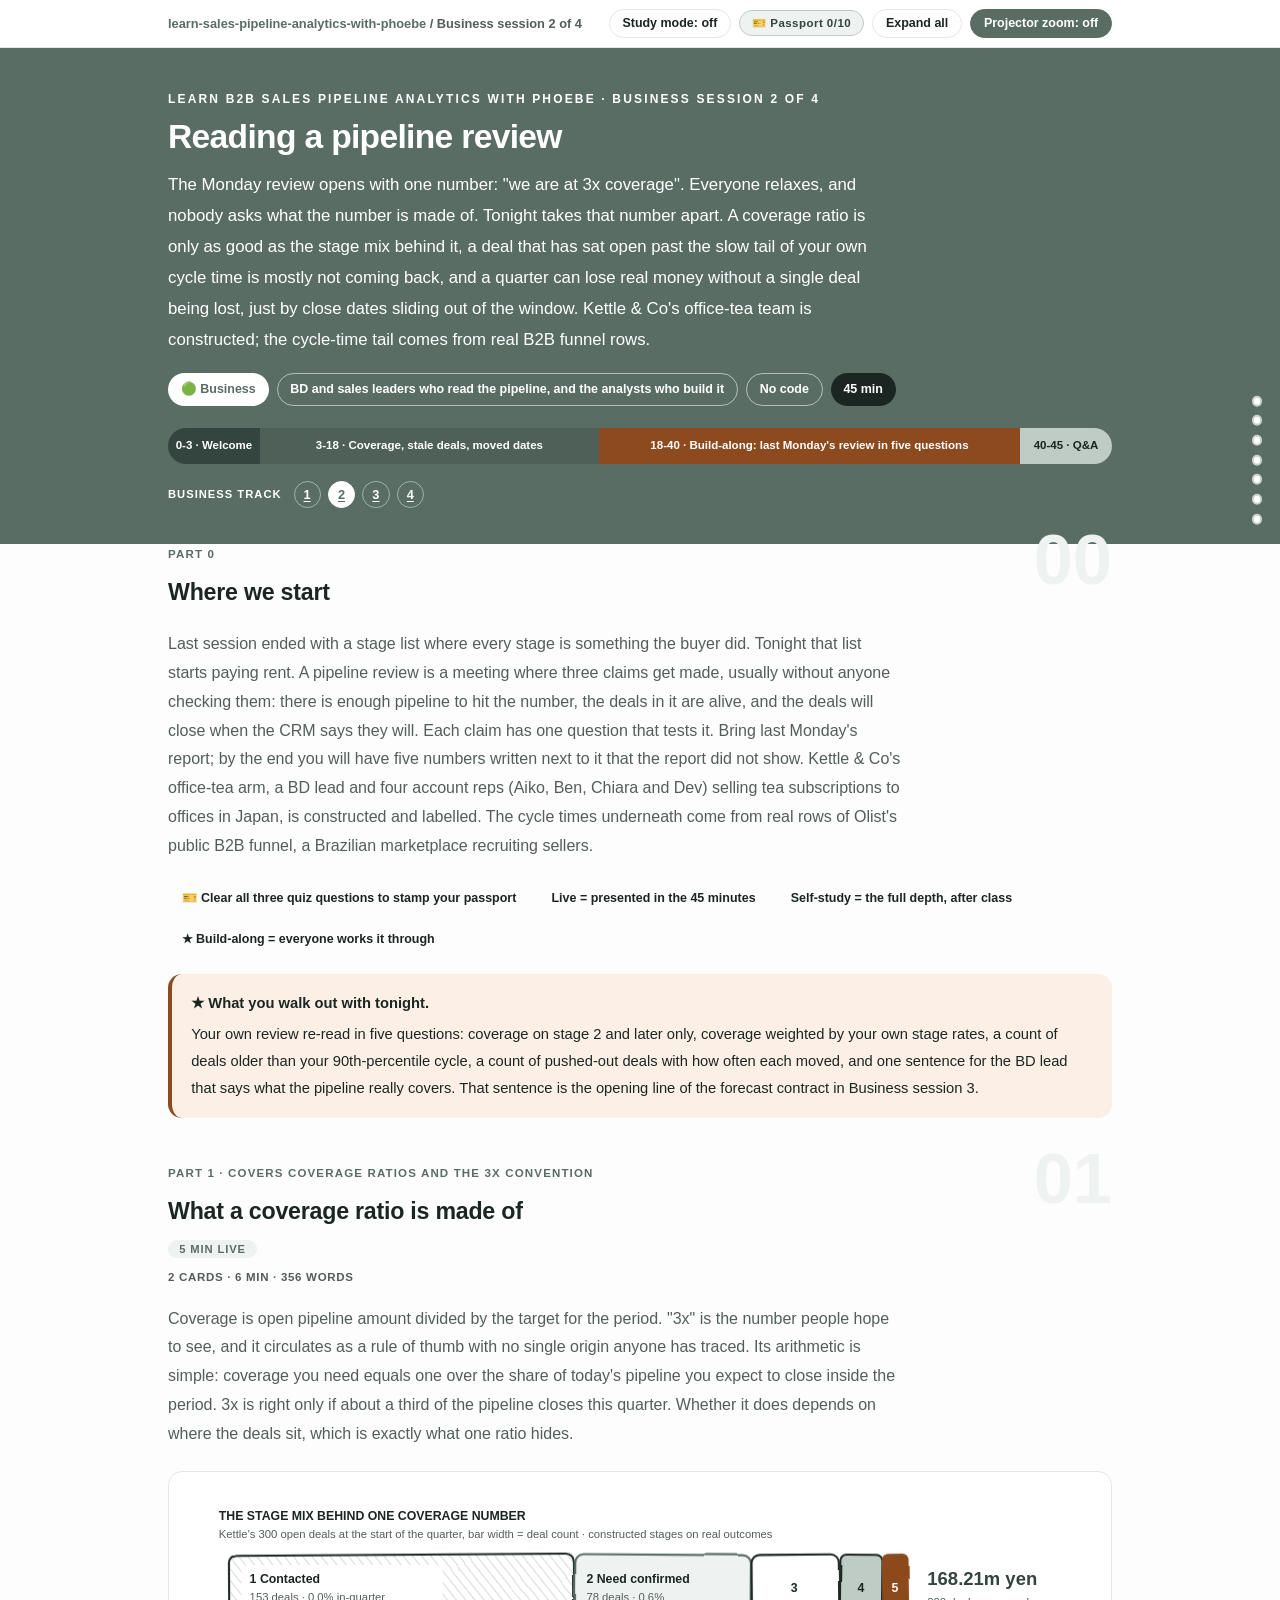
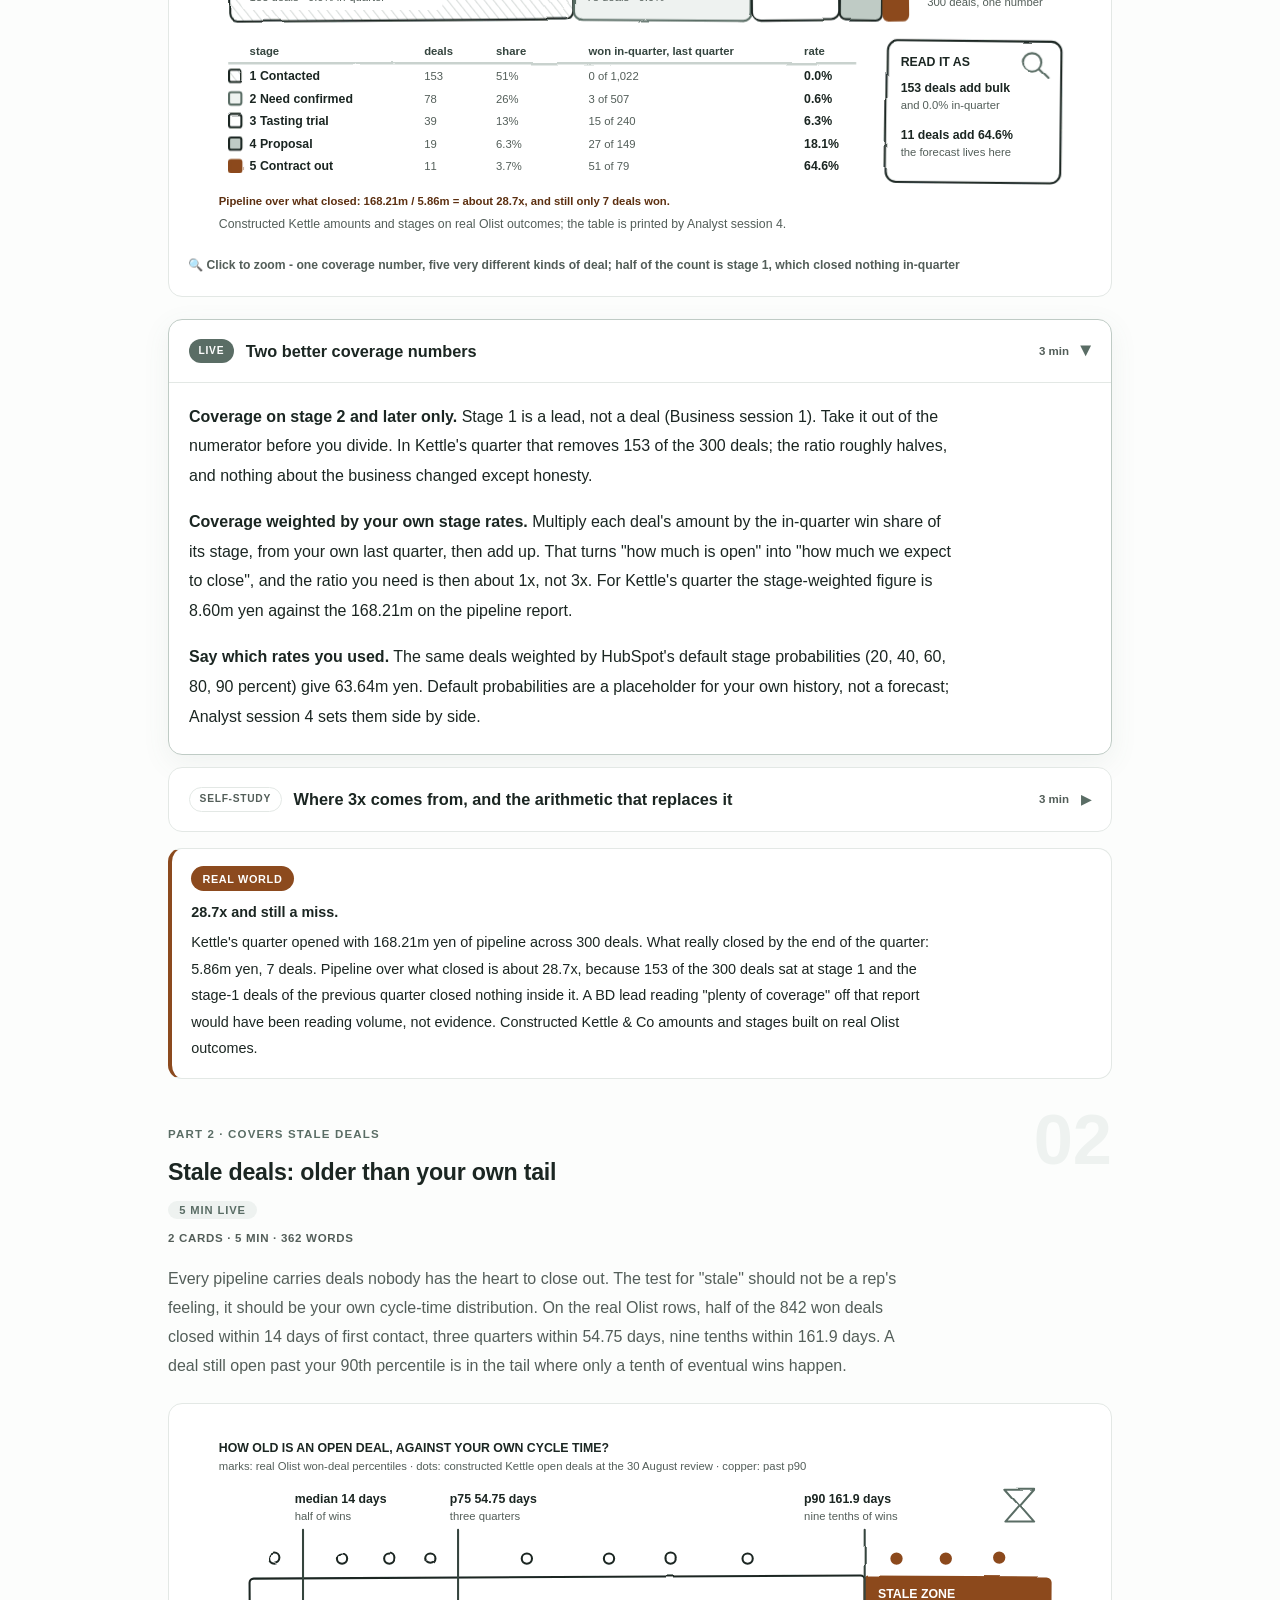
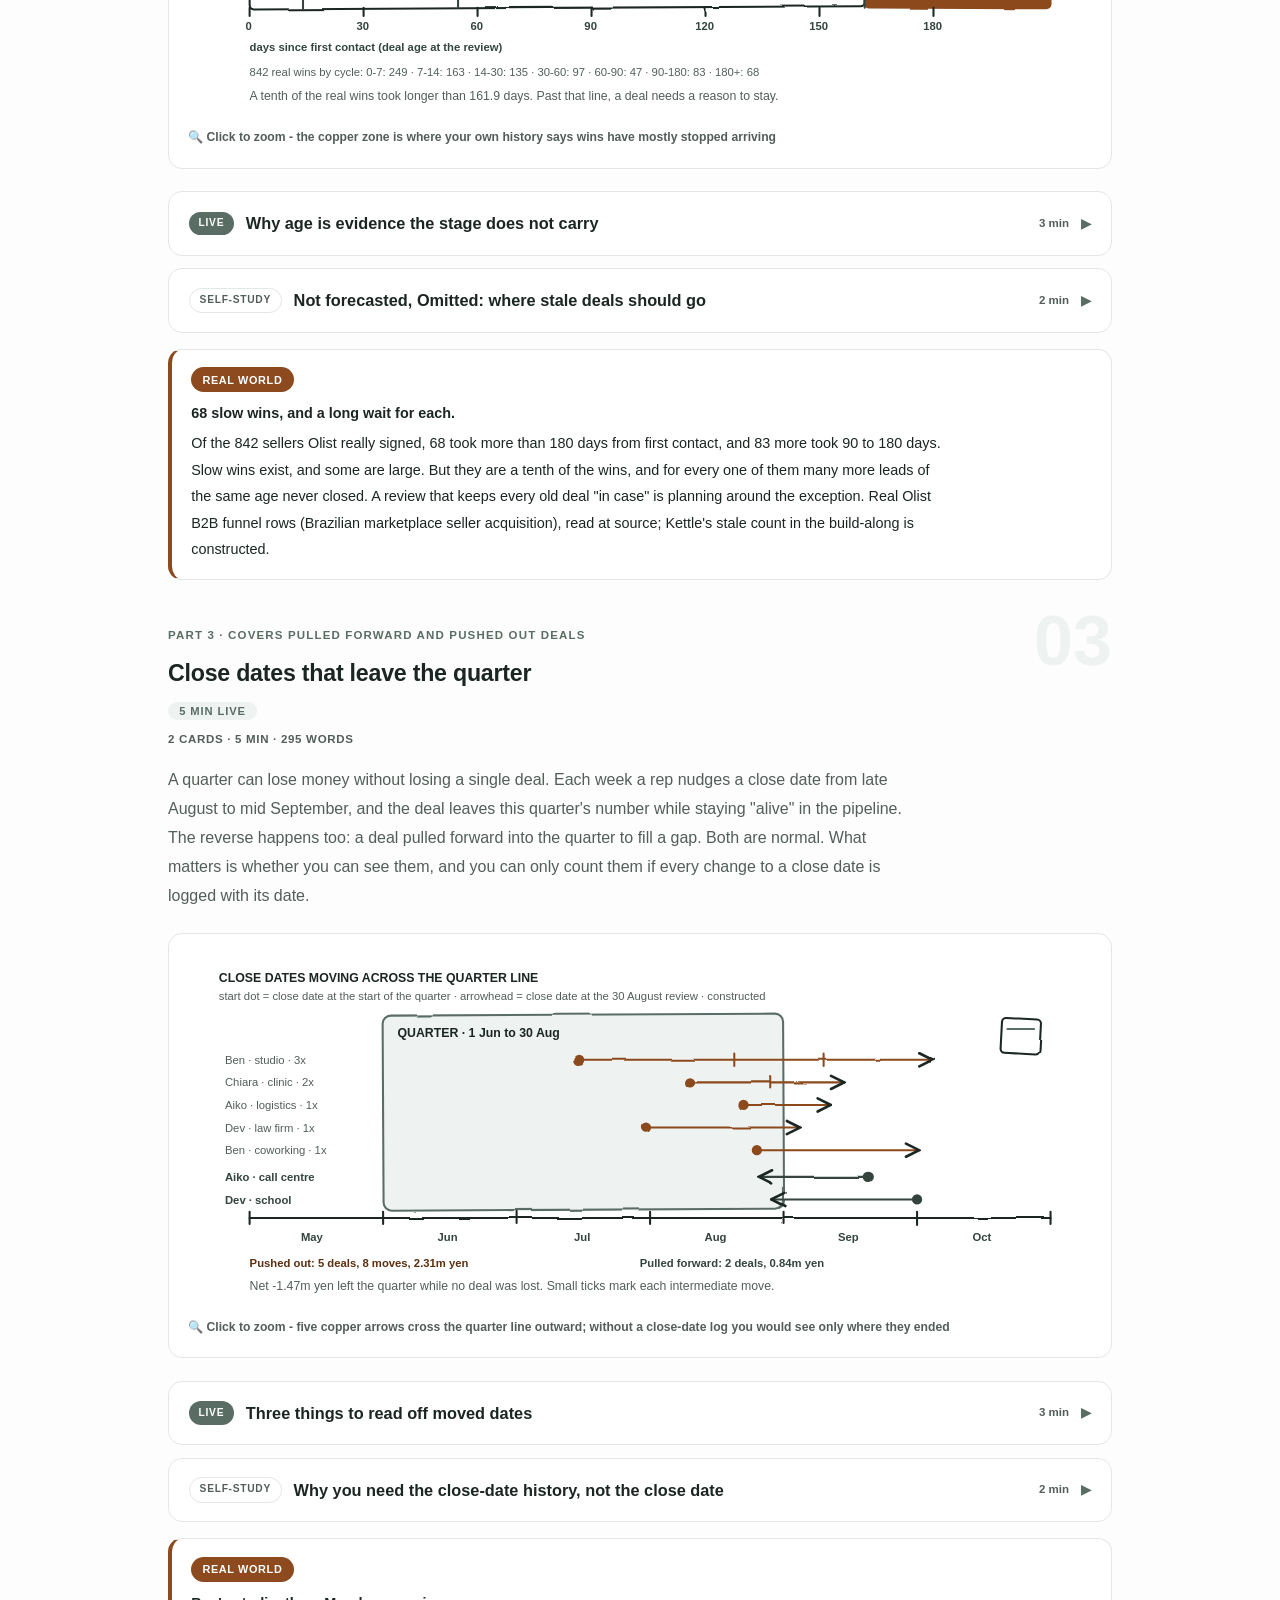
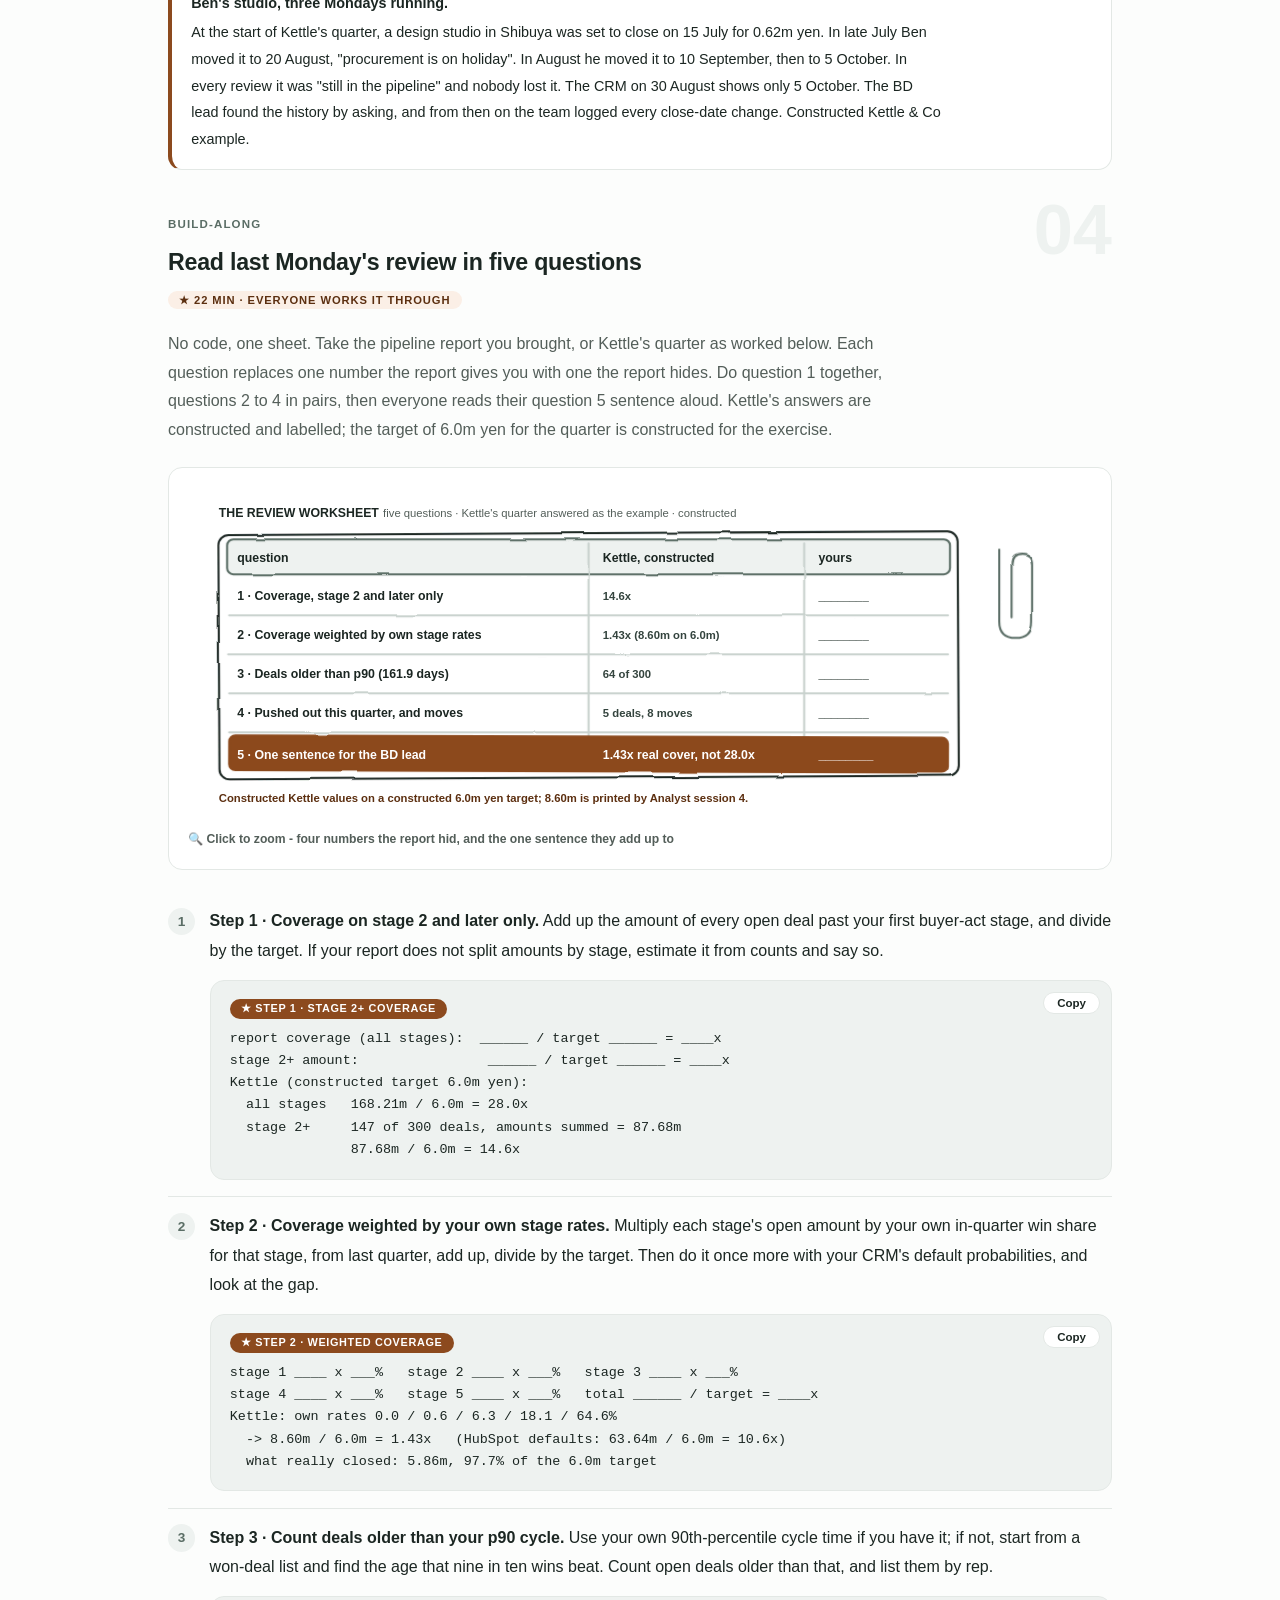
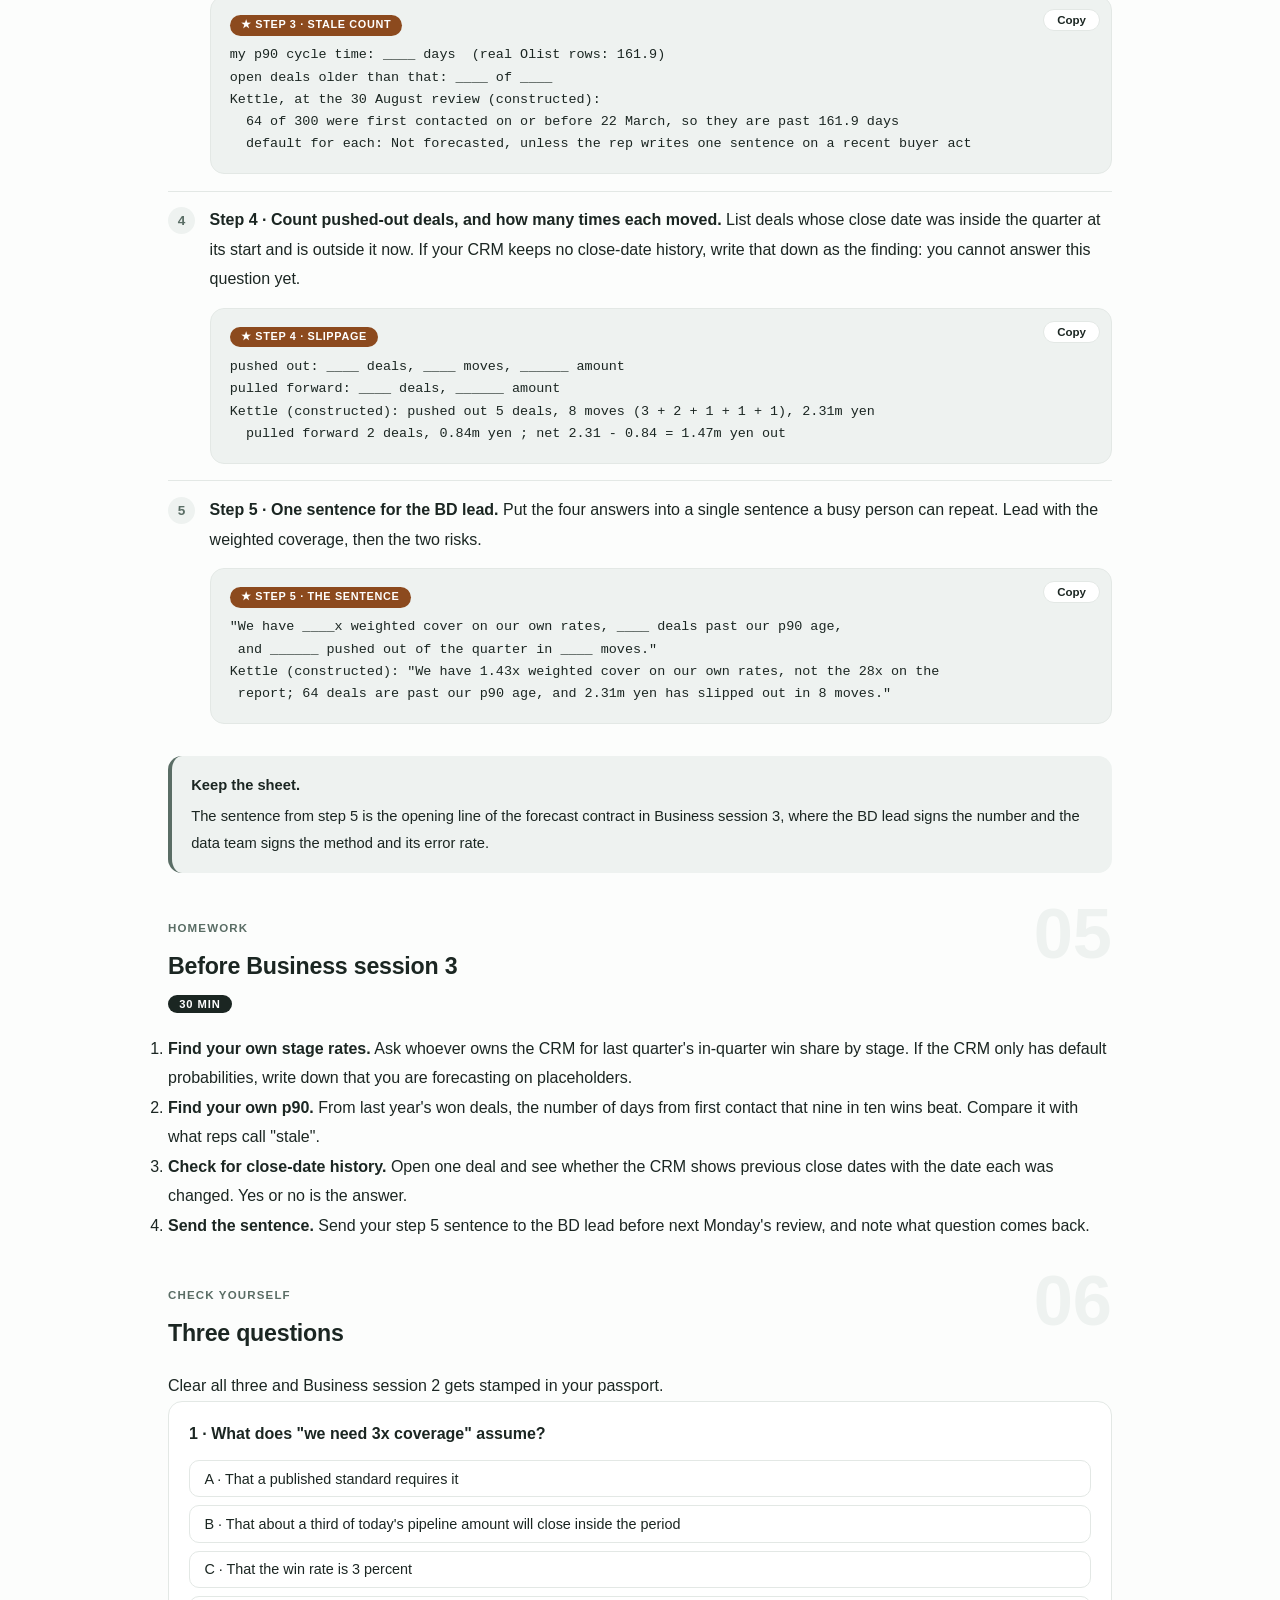
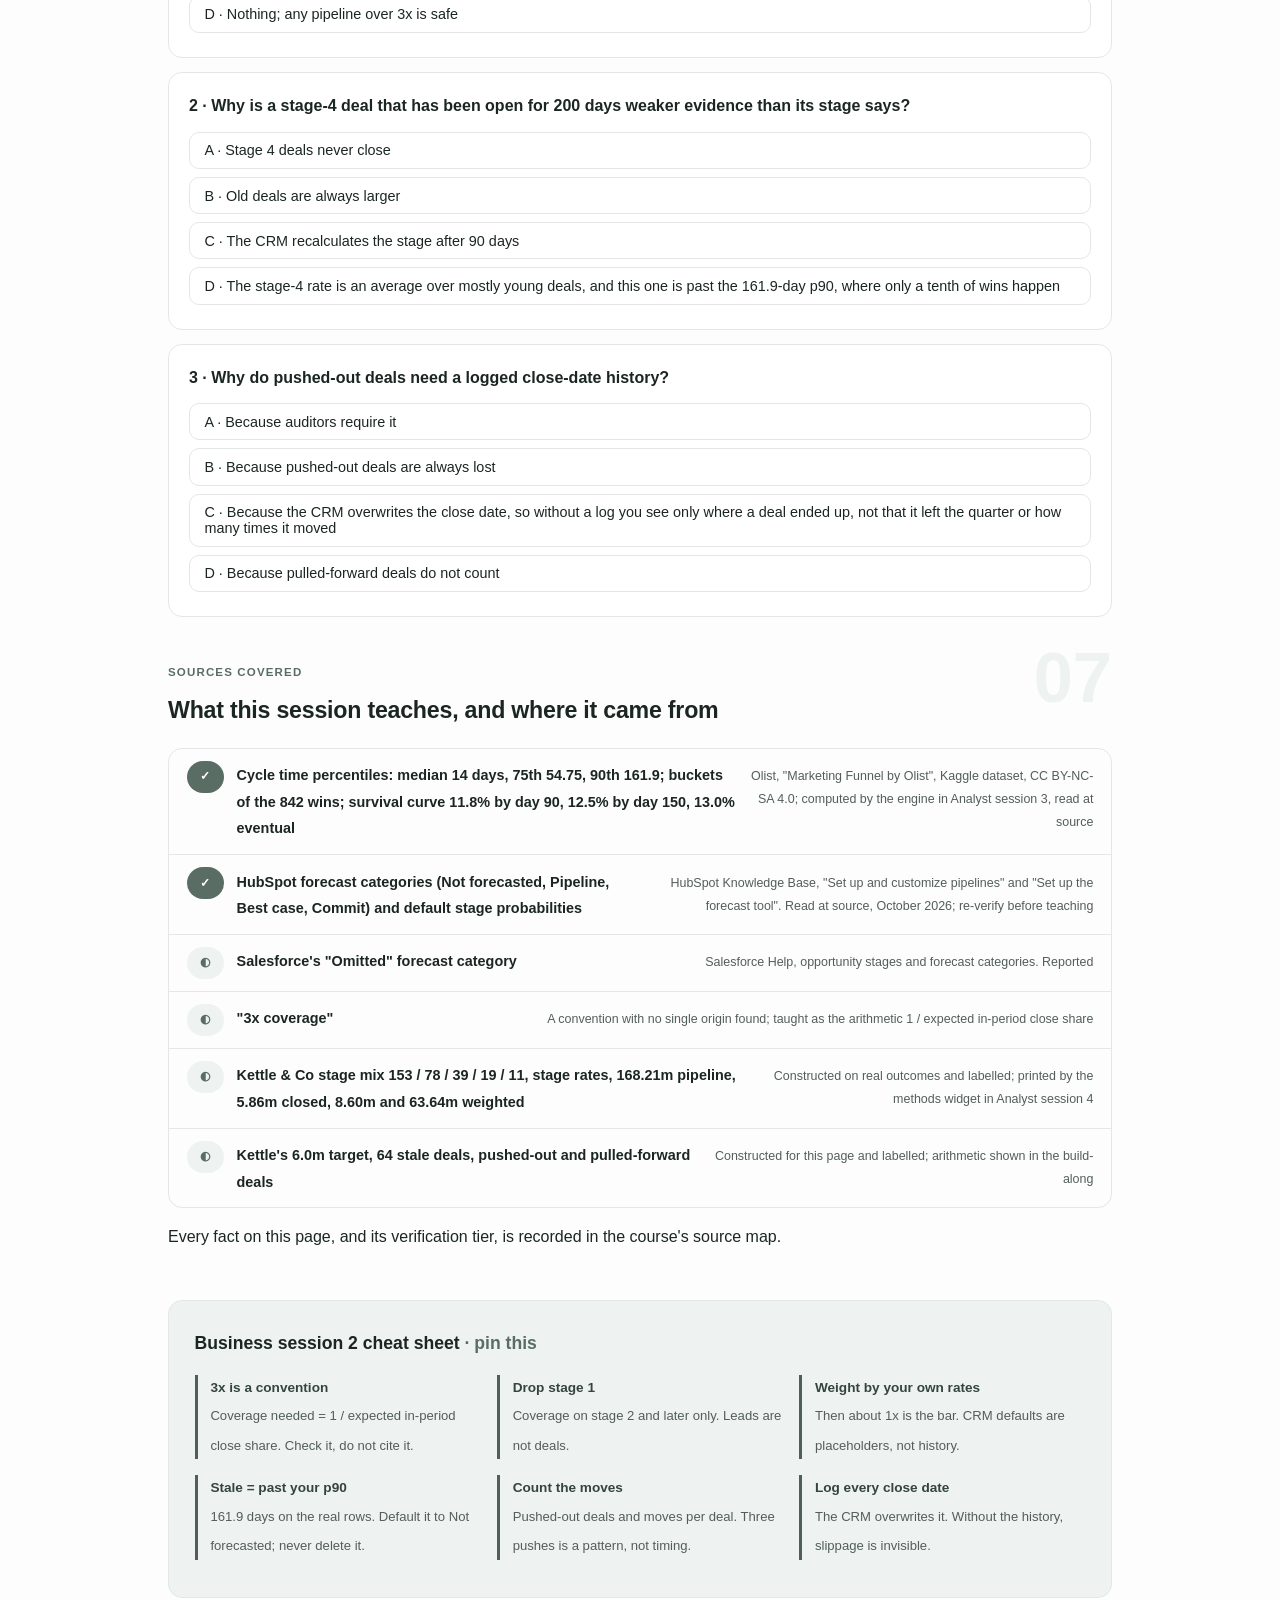
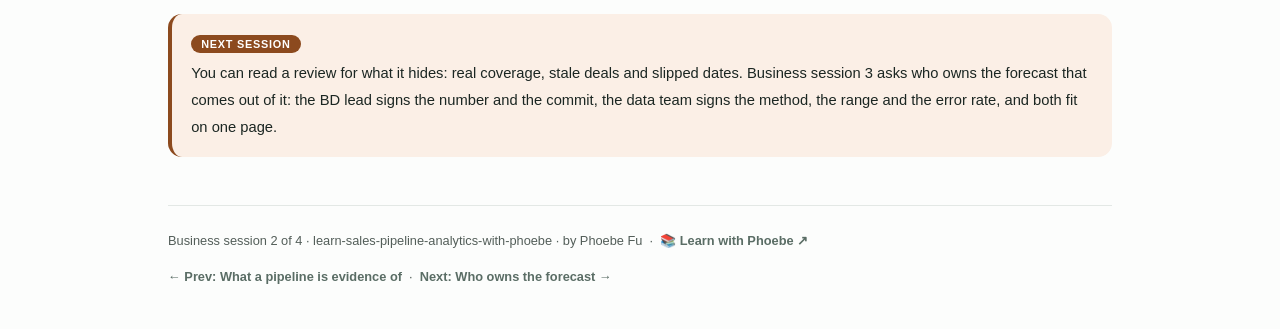
<file: courses/b2-reading-a-pipeline-review.html>
<!DOCTYPE html>
<html lang="en">
<head>
<meta charset="UTF-8">
<meta name="viewport" content="width=device-width, initial-scale=1.0">
<!-- social:start -->
<meta name="description" content="Business session 2 of 4. Reading a pipeline review the way a sceptical finance partner would: what a coverage ratio assumes and where 3x comes from, stale deals measured against the real cycle-time tail, and close dates pulled forward or pushed out. Kettle &amp; Co, a constructed office-tea supplier, reads last Monday's review in five questions.">
<meta property="og:type" content="article">
<meta property="og:site_name" content="Learn with Phoebe">
<meta property="og:title" content="Reading a pipeline review - learn sales pipeline analytics with phoebe">
<meta property="og:description" content="Business session 2 of 4. Coverage by stage, stale deals past the 90th percentile, and the close dates that quietly leave the quarter.">
<meta property="og:url" content="https://phoebefu6.github.io/learn-sales-pipeline-analytics-with-phoebe/courses/b2-reading-a-pipeline-review.html">
<meta property="og:image" content="https://phoebefu6.github.io/learn-sales-pipeline-analytics-with-phoebe/assets/og-cover.png">
<meta property="og:image:width" content="1200">
<meta property="og:image:height" content="630">
<meta name="twitter:card" content="summary_large_image">
<meta name="twitter:title" content="Reading a pipeline review - learn sales pipeline analytics with phoebe">
<meta name="twitter:description" content="Business session 2 of 4. Coverage by stage, stale deals, and moved close dates.">
<meta name="twitter:image" content="https://phoebefu6.github.io/learn-sales-pipeline-analytics-with-phoebe/assets/og-cover.png">
<!-- social:end -->
<title>Business session 2 · Reading a pipeline review - learn sales pipeline analytics with phoebe</title>
<link rel="stylesheet" href="../assets/style.css?v=5">
</head>
<body>

<div class="toolbar">
  <div class="wrap">
    <span class="crumb"><a href="../index.html">learn-sales-pipeline-analytics-with-phoebe</a> / Business session 2 of 4</span>
    <button class="btn" id="toggle-all" type="button">Expand all</button>
    <button class="btn primary" id="zoom-toggle" type="button">Projector zoom: off</button>
  </div>
</div>

<header class="masthead">
  <div class="wrap">
    <div class="eyebrow">Learn B2B Sales Pipeline Analytics with Phoebe · Business session 2 of 4</div>
    <h1>Reading a <span class="accent">pipeline review</span></h1>
    <p class="sub">The Monday review opens with one number: "we are at 3x coverage". Everyone relaxes, and nobody asks what the number is made of. Tonight takes that number apart. A coverage ratio is only as good as the stage mix behind it, a deal that has sat open past the slow tail of your own cycle time is mostly not coming back, and a quarter can lose real money without a single deal being lost, just by close dates sliding out of the window. Kettle &amp; Co's office-tea team is constructed; the cycle-time tail comes from real B2B funnel rows.</p>
    <div class="chip-row">
      <span class="chip level">🟢 Business</span>
      <span class="chip audience">BD and sales leaders who read the pipeline, and the analysts who build it</span>
      <span class="chip audience">No code</span>
      <span class="chip time">45 min</span>
    </div>
    <div class="agenda">
      <span class="a1" style="flex:1">0-3 · Welcome</span>
      <span class="a2" style="flex:4">3-18 · Coverage, stale deals, moved dates</span>
      <span class="a3" style="flex:5">18-40 · Build-along: last Monday's review in five questions</span>
      <span class="a4" style="flex:1">40-45 · Q&amp;A</span>
    </div>
  </div>
</header>

<main class="wrap">

  <section class="section" id="intro">
    <div class="section-kicker">
      <span class="klabel">Part 0</span>
      <h2>Where we start</h2>
    </div>
    <p class="lede">Last session ended with a stage list where every stage is something the buyer did. Tonight that list starts paying rent. A pipeline review is a meeting where three claims get made, usually without anyone checking them: there is enough pipeline to hit the number, the deals in it are alive, and the deals will close when the CRM says they will. Each claim has one question that tests it. Bring last Monday's report; by the end you will have five numbers written next to it that the report did not show. Kettle &amp; Co's office-tea arm, a BD lead and four account reps (Aiko, Ben, Chiara and Dev) selling tea subscriptions to offices in Japan, is constructed and labelled. The cycle times underneath come from real rows of Olist's public B2B funnel, a Brazilian marketplace recruiting sellers.</p>

    <div class="legend">
      <span class="pill">🎫 Clear all three quiz questions to stamp your passport</span>
      <span class="pill">Live = presented in the 45 minutes</span>
      <span class="pill">Self-study = the full depth, after class</span>
      <span class="pill">★ Build-along = everyone works it through</span>
    </div>

    <div class="callout win">
      <p><strong>★ What you walk out with tonight.</strong> Your own review re-read in five questions: coverage on stage 2 and later only, coverage weighted by your own stage rates, a count of deals older than your 90th-percentile cycle, a count of pushed-out deals with how often each moved, and one sentence for the BD lead that says what the pipeline really covers. That sentence is the opening line of the forecast contract in Business session 3.</p>
    </div>
  </section>

  <section class="section" id="part-1">
    <div class="section-kicker">
      <span class="klabel">Part 1 · covers coverage ratios and the 3x convention</span>
      <h2>What a coverage ratio is made of</h2>
      <span class="tag concept">5 min live</span>
    </div>
    <p class="lede">Coverage is open pipeline amount divided by the target for the period. "3x" is the number people hope to see, and it circulates as a rule of thumb with no single origin anyone has traced. Its arithmetic is simple: coverage you need equals one over the share of today's pipeline you expect to close inside the period. 3x is right only if about a third of the pipeline closes this quarter. Whether it does depends on where the deals sit, which is exactly what one ratio hides.</p>

    <figure class="zoomable">
      <svg viewBox="0 0 880 344" xmlns="http://www.w3.org/2000/svg" role="img" aria-label="A hand-drawn bar of Kettle's 300 open deals worth 168.21 million yen, split by stage: 153 at stage 1 Contacted, 78 at stage 2 Need confirmed, 39 at stage 3 Tasting trial, 19 at stage 4 Proposal and 11 at stage 5 Contract out. A ledger underneath gives each stage's in-quarter win share from the previous quarter: 0.0, 0.6, 6.3, 18.1 and 64.6 percent. Half the deal count sits in the stage that closed nothing in-quarter. Stage 5, eleven deals, is filled in copper.">
        <defs>
          <filter id="b2aSk" x="-3%" y="-3%" width="106%" height="106%"><feTurbulence type="fractalNoise" baseFrequency="0.02" numOctaves="2" seed="31" result="n"/><feDisplacementMap in="SourceGraphic" in2="n" scale="2.4" xChannelSelector="R" yChannelSelector="G"/></filter>
          <pattern id="b2aHc" patternUnits="userSpaceOnUse" width="7" height="7" patternTransform="rotate(-38)"><line x1="0" y1="0" x2="0" y2="7" stroke="#5A6D65" stroke-width="1" opacity=".5"/></pattern>
          <marker id="b2aAr" viewBox="0 0 10 10" refX="9" refY="5" markerWidth="8" markerHeight="8" orient="auto"><path d="M1 1 L9 5 L1 9" fill="none" stroke="#1B2622" stroke-width="1.6" stroke-linecap="round"/></marker>
        </defs>
        <style>
          .b2aH { font: 800 12px Inter, sans-serif; fill: #1B2622; }
          .b2aL { font: 600 12px Inter, sans-serif; fill: #1B2622; }
          .b2aS { font: 400 11px Inter, sans-serif; fill: #535E59; }
          .b2aB { font: 800 11px Inter, sans-serif; fill: #5C2F10; }
          .b2aV { font: 800 18px Inter, sans-serif; fill: #34443E; }
          .b2aW { font: 800 12px Inter, sans-serif; fill: #FFFFFF; }
          .b2aA { font: 700 11px Inter, sans-serif; fill: #34443E; }
          .b2aN { font: 400 12px Inter, sans-serif; fill: #535E59; }
        </style>

        <text class="b2aH" x="30" y="28">THE STAGE MIX BEHIND ONE COVERAGE NUMBER</text>
        <text class="b2aS" x="30" y="46">Kettle's 300 open deals at the start of the quarter, bar width = deal count · constructed stages on real outcomes</text>

        <g filter="url(#b2aSk)" fill="none" stroke="#1B2622" stroke-width="2" stroke-linecap="round" stroke-linejoin="round">
          <rect x="40" y="62" width="336" height="64" rx="8" transform="rotate(-0.4 208 94)" fill="url(#b2aHc)"/>
          <rect x="377" y="62" width="171" height="64" rx="8" transform="rotate(0.4 462 94)" fill="#EEF2F0" stroke="#5A6D65"/>
          <rect x="549" y="62" width="85" height="64" rx="8" transform="rotate(-0.5 591 94)" fill="#FFFFFF"/>
          <rect x="635" y="62" width="41" height="64" rx="6" transform="rotate(0.6 655 94)" fill="#BFCBC5"/>
          <rect x="677" y="62" width="24" height="64" rx="5" transform="rotate(-0.6 689 94)" fill="#8C4A1E" stroke="#8C4A1E"/>
          <path d="M40 168 L650 168" stroke="#C9D2CE"/>
          <rect x="40" y="174" width="12" height="12" rx="2" fill="url(#b2aHc)"/>
          <rect x="40" y="196" width="12" height="12" rx="2" fill="#EEF2F0" stroke="#5A6D65"/>
          <rect x="40" y="218" width="12" height="12" rx="2" fill="#FFFFFF"/>
          <rect x="40" y="240" width="12" height="12" rx="2" fill="#BFCBC5"/>
          <rect x="40" y="262" width="12" height="12" rx="2" fill="#8C4A1E" stroke="#8C4A1E"/>
          <rect x="680" y="146" width="170" height="138" rx="10" transform="rotate(0.6 765 215)" fill="#FFFFFF"/>
          <!-- doodle: a magnifying glass -->
          <circle cx="822" cy="166" r="9" stroke="#5A6D65"/>
          <path d="M829 173 L838 182" stroke="#5A6D65"/>
        </g>

        <rect x="52" y="72" width="196" height="44" rx="6" fill="#FFFFFF"/>
        <text class="b2aL" x="60" y="90">1 Contacted</text>
        <text class="b2aS" x="60" y="107">153 deals · 0.0% in-quarter</text>
        <text class="b2aL" x="388" y="90">2 Need confirmed</text>
        <text class="b2aS" x="388" y="107">78 deals · 0.6%</text>
        <text class="b2aL" x="587" y="98">3</text>
        <text class="b2aL" x="652" y="98">4</text>
        <text class="b2aW" x="685" y="98">5</text>
        <text class="b2aV" x="720" y="92">168.21m yen</text>
        <text class="b2aS" x="720" y="112">300 deals, one number</text>

        <text class="b2aA" x="60" y="160">stage</text>
        <text class="b2aA" x="230" y="160">deals</text>
        <text class="b2aA" x="300" y="160">share</text>
        <text class="b2aA" x="390" y="160">won in-quarter, last quarter</text>
        <text class="b2aA" x="600" y="160">rate</text>

        <text class="b2aL" x="60" y="184">1 Contacted</text><text class="b2aS" x="230" y="184">153</text><text class="b2aS" x="300" y="184">51%</text><text class="b2aS" x="390" y="184">0 of 1,022</text><text class="b2aL" x="600" y="184">0.0%</text>
        <text class="b2aL" x="60" y="206">2 Need confirmed</text><text class="b2aS" x="230" y="206">78</text><text class="b2aS" x="300" y="206">26%</text><text class="b2aS" x="390" y="206">3 of 507</text><text class="b2aL" x="600" y="206">0.6%</text>
        <text class="b2aL" x="60" y="228">3 Tasting trial</text><text class="b2aS" x="230" y="228">39</text><text class="b2aS" x="300" y="228">13%</text><text class="b2aS" x="390" y="228">15 of 240</text><text class="b2aL" x="600" y="228">6.3%</text>
        <text class="b2aL" x="60" y="250">4 Proposal</text><text class="b2aS" x="230" y="250">19</text><text class="b2aS" x="300" y="250">6.3%</text><text class="b2aS" x="390" y="250">27 of 149</text><text class="b2aL" x="600" y="250">18.1%</text>
        <text class="b2aL" x="60" y="272">5 Contract out</text><text class="b2aS" x="230" y="272">11</text><text class="b2aS" x="300" y="272">3.7%</text><text class="b2aS" x="390" y="272">51 of 79</text><text class="b2aL" x="600" y="272">64.6%</text>

        <text class="b2aH" x="694" y="170">READ IT AS</text>
        <text class="b2aL" x="694" y="196">153 deals add bulk</text>
        <text class="b2aS" x="694" y="212">and 0.0% in-quarter</text>
        <text class="b2aL" x="694" y="242">11 deals add 64.6%</text>
        <text class="b2aS" x="694" y="258">the forecast lives here</text>

        <text class="b2aB" x="30" y="306">Pipeline over what closed: 168.21m / 5.86m = about 28.7x, and still only 7 deals won.</text>
        <text class="b2aN" x="30" y="328">Constructed Kettle amounts and stages on real Olist outcomes; the table is printed by Analyst session 4.</text>
      </svg>
      <figcaption>🔍 Click to zoom - one coverage number, five very different kinds of deal; half of the count is stage 1, which closed nothing in-quarter</figcaption>
    </figure>

    <details class="card" open>
      <summary><span class="mode live">Live</span>Two better coverage numbers<span class="mini">3 min</span><span class="caret">▶</span></summary>
      <div class="body">
        <p><strong>Coverage on stage 2 and later only.</strong> Stage 1 is a lead, not a deal (Business session 1). Take it out of the numerator before you divide. In Kettle's quarter that removes 153 of the 300 deals; the ratio roughly halves, and nothing about the business changed except honesty.</p>
        <p><strong>Coverage weighted by your own stage rates.</strong> Multiply each deal's amount by the in-quarter win share of its stage, from your own last quarter, then add up. That turns "how much is open" into "how much we expect to close", and the ratio you need is then about 1x, not 3x. For Kettle's quarter the stage-weighted figure is 8.60m yen against the 168.21m on the pipeline report.</p>
        <p><strong>Say which rates you used.</strong> The same deals weighted by HubSpot's default stage probabilities (20, 40, 60, 80, 90 percent) give 63.64m yen. Default probabilities are a placeholder for your own history, not a forecast; Analyst session 4 sets them side by side.</p>
      </div>
    </details>

    <details class="card">
      <summary><span class="mode self">Self-study</span>Where 3x comes from, and the arithmetic that replaces it<span class="mini">3 min</span><span class="caret">▶</span></summary>
      <div class="body">
        <p>No primary source for "3x coverage" turns up; it is a convention passed between sales leaders. Treat it as arithmetic you can check. Coverage needed = 1 / (expected in-period close share of today's pipeline). If a third of the pipeline closes in the quarter, you need 3x. If a quarter closes, you need 4x. If, like Kettle, about 3.5 percent of the amount on the report closes in the quarter (5.86m of 168.21m), the honest requirement is closer to 28x on that same report, which is why "we are at 3x" can be a disaster and "we are at 28x" can be fine.</p>
        <p>The <a href="https://phoebefu6.github.io/learn-metric-decomposition-with-phoebe/">Metric Decomposition ↗</a> sessions use 3x coverage at a 25 percent win rate as a worked example of win rate as a lever in a metric tree. This page extends it rather than contradicting it: 3x times 25 percent is three quarters of the target, so the plan either relies on deals that are created and closed inside the same quarter, or on a win rate that holds for the deals open today. The extension is to measure that win rate as an in-quarter close share, by stage, from your own history.</p>
      </div>
    </details>

    <div class="callout example">
      <span class="ex-pill">Real world</span>
      <p><strong>28.7x and still a miss.</strong> Kettle's quarter opened with 168.21m yen of pipeline across 300 deals. What really closed by the end of the quarter: 5.86m yen, 7 deals. Pipeline over what closed is about 28.7x, because 153 of the 300 deals sat at stage 1 and the stage-1 deals of the previous quarter closed nothing inside it. A BD lead reading "plenty of coverage" off that report would have been reading volume, not evidence. Constructed Kettle &amp; Co amounts and stages built on real Olist outcomes.</p>
    </div>
  </section>

  <section class="section" id="part-2">
    <div class="section-kicker">
      <span class="klabel">Part 2 · covers stale deals</span>
      <h2>Stale deals: older than your own tail</h2>
      <span class="tag concept">5 min live</span>
    </div>
    <p class="lede">Every pipeline carries deals nobody has the heart to close out. The test for "stale" should not be a rep's feeling, it should be your own cycle-time distribution. On the real Olist rows, half of the 842 won deals closed within 14 days of first contact, three quarters within 54.75 days, nine tenths within 161.9 days. A deal still open past your 90th percentile is in the tail where only a tenth of eventual wins happen.</p>

    <figure class="zoomable">
      <svg viewBox="0 0 880 286" xmlns="http://www.w3.org/2000/svg" role="img" aria-label="A hand-drawn ruler of deal age in days from 0 to 200. Marks at the real Olist median of 14 days, the 75th percentile of 54.75 days and the 90th percentile of 161.9 days. Everything right of 161.9 days is a copper stale zone. Dots above the ruler are constructed Kettle open deals at the end-of-quarter review; three of them sit in the stale zone. Underneath, the real counts of won deals by cycle bucket.">
        <defs>
          <filter id="b2bSk" x="-3%" y="-3%" width="106%" height="106%"><feTurbulence type="fractalNoise" baseFrequency="0.02" numOctaves="2" seed="37" result="n"/><feDisplacementMap in="SourceGraphic" in2="n" scale="2.4" xChannelSelector="R" yChannelSelector="G"/></filter>
          <pattern id="b2bHc" patternUnits="userSpaceOnUse" width="7" height="7" patternTransform="rotate(-38)"><line x1="0" y1="0" x2="0" y2="7" stroke="#5A6D65" stroke-width="1" opacity=".5"/></pattern>
          <marker id="b2bAr" viewBox="0 0 10 10" refX="9" refY="5" markerWidth="8" markerHeight="8" orient="auto"><path d="M1 1 L9 5 L1 9" fill="none" stroke="#1B2622" stroke-width="1.6" stroke-linecap="round"/></marker>
        </defs>
        <style>
          .b2bH { font: 800 12px Inter, sans-serif; fill: #1B2622; }
          .b2bL { font: 600 12px Inter, sans-serif; fill: #1B2622; }
          .b2bS { font: 400 11px Inter, sans-serif; fill: #535E59; }
          .b2bW { font: 800 12px Inter, sans-serif; fill: #FFFFFF; }
          .b2bA { font: 700 11px Inter, sans-serif; fill: #34443E; }
          .b2bN { font: 400 12px Inter, sans-serif; fill: #535E59; }
        </style>

        <text class="b2bH" x="30" y="28">HOW OLD IS AN OPEN DEAL, AGAINST YOUR OWN CYCLE TIME?</text>
        <text class="b2bS" x="30" y="46">marks: real Olist won-deal percentiles · dots: constructed Kettle open deals at the 30 August review · copper: past p90</text>

        <g filter="url(#b2bSk)" fill="none" stroke="#1B2622" stroke-width="2" stroke-linecap="round" stroke-linejoin="round">
          <rect x="60" y="150" width="599" height="30" rx="4" transform="rotate(-0.3 360 165)" fill="#FFFFFF"/>
          <rect x="659" y="150" width="181" height="30" rx="4" transform="rotate(0.3 750 165)" fill="#8C4A1E" stroke="#8C4A1E"/>
          <path d="M112 104 L112 180 M263 104 L263 180 M659 104 L659 180" stroke="#34443E"/>
          <path d="M60 180 L60 188 M171 180 L171 188 M282 180 L282 188 M393 180 L393 188 M504 180 L504 188 M615 180 L615 188 M726 180 L726 188"/>
          <circle cx="84" cy="132" r="5" fill="#FFFFFF"/>
          <circle cx="150" cy="132" r="5" fill="#FFFFFF"/>
          <circle cx="196" cy="132" r="5" fill="#FFFFFF"/>
          <circle cx="236" cy="132" r="5" fill="#FFFFFF"/>
          <circle cx="330" cy="132" r="5" fill="#FFFFFF"/>
          <circle cx="410" cy="132" r="5" fill="#FFFFFF"/>
          <circle cx="470" cy="132" r="5" fill="#FFFFFF"/>
          <circle cx="545" cy="132" r="5" fill="#FFFFFF"/>
          <circle cx="690" cy="132" r="5" fill="#8C4A1E" stroke="#8C4A1E"/>
          <circle cx="738" cy="132" r="5" fill="#8C4A1E" stroke="#8C4A1E"/>
          <circle cx="790" cy="132" r="5" fill="#8C4A1E" stroke="#8C4A1E"/>
          <!-- doodle: an hourglass -->
          <path d="M796 64 L824 64 L810 80 L824 96 L796 96 L810 80 Z" stroke="#5A6D65"/>
        </g>

        <text class="b2bL" x="104" y="78">median 14 days</text>
        <text class="b2bS" x="104" y="94">half of wins</text>
        <text class="b2bL" x="255" y="78">p75 54.75 days</text>
        <text class="b2bS" x="255" y="94">three quarters</text>
        <text class="b2bL" x="600" y="78">p90 161.9 days</text>
        <text class="b2bS" x="600" y="94">nine tenths of wins</text>
        <text class="b2bW" x="672" y="170">STALE ZONE</text>

        <text class="b2bA" x="56" y="202">0</text>
        <text class="b2bA" x="164" y="202">30</text>
        <text class="b2bA" x="275" y="202">60</text>
        <text class="b2bA" x="386" y="202">90</text>
        <text class="b2bA" x="494" y="202">120</text>
        <text class="b2bA" x="605" y="202">150</text>
        <text class="b2bA" x="716" y="202">180</text>
        <text class="b2bA" x="60" y="222">days since first contact (deal age at the review)</text>

        <text class="b2bS" x="60" y="246">842 real wins by cycle: 0-7: 249 · 7-14: 163 · 14-30: 135 · 30-60: 97 · 60-90: 47 · 90-180: 83 · 180+: 68</text>
        <text class="b2bN" x="60" y="270">A tenth of the real wins took longer than 161.9 days. Past that line, a deal needs a reason to stay.</text>
      </svg>
      <figcaption>🔍 Click to zoom - the copper zone is where your own history says wins have mostly stopped arriving</figcaption>
    </figure>

    <details class="card">
      <summary><span class="mode live">Live</span>Why age is evidence the stage does not carry<span class="mini">3 min</span><span class="caret">▶</span></summary>
      <div class="body">
        <p><strong>Wins arrive early.</strong> On the real rows, the median won deal closed in 14 days and the mean in 48.4: a short typical cycle with a long slow tail. A deal that has been open for months has already lived through the window where most wins happen and did not close in it.</p>
        <p><strong>The curve flattens.</strong> Following the 2018 leads that were still open on 1 June 2018, the survival curve puts the cumulative win share at 11.8 percent by day 90 and 12.5 percent by day 150; the eventual share, known by November 2018, was 13.0 percent. Rough arithmetic on those printed numbers: about half a point of win share arrived after day 150, spread over the roughly 87 percent of leads still open by then, which is under one in a hundred. Analyst session 3 draws the curve and explains why a still-open deal cannot simply be counted as lost.</p>
        <p><strong>A stage rate is an average over young deals.</strong> Kettle's stage-4 rate of 18.1 percent comes from all the stage-4 deals in the previous quarter, most of them recent arrivals. A deal that reached Proposal five months ago and is still there is not a typical stage-4 deal; its age is telling you something its stage cannot.</p>
      </div>
    </details>

    <details class="card">
      <summary><span class="mode self">Self-study</span>Not forecasted, Omitted: where stale deals should go<span class="mini">2 min</span><span class="caret">▶</span></summary>
      <div class="body">
        <p>Most CRMs give you a place to park a deal that is still technically open but should not count. HubSpot's forecast tool, read on its knowledge base in October 2026, has a "Not forecasted" category beside Pipeline, Best case and Commit, and lets a team map deal stages to categories automatically. Salesforce is reported by third-party guides to have an "Omitted" category doing a similar job. The vendor pages change, and HubSpot's own page lists its default categories inconsistently, so re-verify before you teach a fixed list.</p>
        <p>The professional norm: move a deal past your p90 age to the not-forecasted bucket by default, and let the rep move it back with one written sentence about what the buyer did recently. Do not delete it. A deleted stale deal disappears from next quarter's win-rate denominator and makes the team look better than it is (survivorship, which Analyst session 2 shows on the real rows).</p>
      </div>
    </details>

    <div class="callout example">
      <span class="ex-pill">Real world</span>
      <p><strong>68 slow wins, and a long wait for each.</strong> Of the 842 sellers Olist really signed, 68 took more than 180 days from first contact, and 83 more took 90 to 180 days. Slow wins exist, and some are large. But they are a tenth of the wins, and for every one of them many more leads of the same age never closed. A review that keeps every old deal "in case" is planning around the exception. Real Olist B2B funnel rows (Brazilian marketplace seller acquisition), read at source; Kettle's stale count in the build-along is constructed.</p>
    </div>
  </section>

  <section class="section" id="part-3">
    <div class="section-kicker">
      <span class="klabel">Part 3 · covers pulled forward and pushed out deals</span>
      <h2>Close dates that leave the quarter</h2>
      <span class="tag concept">5 min live</span>
    </div>
    <p class="lede">A quarter can lose money without losing a single deal. Each week a rep nudges a close date from late August to mid September, and the deal leaves this quarter's number while staying "alive" in the pipeline. The reverse happens too: a deal pulled forward into the quarter to fill a gap. Both are normal. What matters is whether you can see them, and you can only count them if every change to a close date is logged with its date.</p>

    <figure class="zoomable">
      <svg viewBox="0 0 880 344" xmlns="http://www.w3.org/2000/svg" role="img" aria-label="A hand-drawn timeline from May to October with Kettle's quarter, 1 June to 30 August, shaded. Five copper arrows start inside the quarter and end after it: deals pushed out, one of them moved three times and another twice. Two dark arrows start after the quarter and end inside it: deals pulled forward. A tally underneath: pushed out 5 deals, 8 moves, 2.31 million yen; pulled forward 2 deals, 0.84 million yen; net minus 1.47 million yen. All deals constructed.">
        <defs>
          <filter id="b2cSk" x="-3%" y="-3%" width="106%" height="106%"><feTurbulence type="fractalNoise" baseFrequency="0.02" numOctaves="2" seed="41" result="n"/><feDisplacementMap in="SourceGraphic" in2="n" scale="2.4" xChannelSelector="R" yChannelSelector="G"/></filter>
          <pattern id="b2cHc" patternUnits="userSpaceOnUse" width="7" height="7" patternTransform="rotate(-38)"><line x1="0" y1="0" x2="0" y2="7" stroke="#5A6D65" stroke-width="1" opacity=".5"/></pattern>
          <marker id="b2cAr" viewBox="0 0 10 10" refX="9" refY="5" markerWidth="8" markerHeight="8" orient="auto"><path d="M1 1 L9 5 L1 9" fill="none" stroke="#1B2622" stroke-width="1.6" stroke-linecap="round"/></marker>
        </defs>
        <style>
          .b2cH { font: 800 12px Inter, sans-serif; fill: #1B2622; }
          .b2cL { font: 600 12px Inter, sans-serif; fill: #1B2622; }
          .b2cS { font: 400 11px Inter, sans-serif; fill: #535E59; }
          .b2cB { font: 800 11px Inter, sans-serif; fill: #5C2F10; }
          .b2cA { font: 700 11px Inter, sans-serif; fill: #34443E; }
          .b2cN { font: 400 12px Inter, sans-serif; fill: #535E59; }
        </style>

        <text class="b2cH" x="30" y="28">CLOSE DATES MOVING ACROSS THE QUARTER LINE</text>
        <text class="b2cS" x="30" y="46">start dot = close date at the start of the quarter · arrowhead = close date at the 30 August review · constructed</text>

        <g filter="url(#b2cSk)" fill="none" stroke="#1B2622" stroke-width="2" stroke-linecap="round" stroke-linejoin="round">
          <rect x="190" y="60" width="390" height="190" rx="8" transform="rotate(-0.3 385 155)" fill="#EEF2F0" stroke="#5A6D65"/>
          <path d="M60 258 L840 258"/>
          <path d="M60 252 L60 264 M190 252 L190 264 M320 252 L320 264 M450 252 L450 264 M580 252 L580 264 M710 252 L710 264 M840 252 L840 264"/>
          <circle cx="381" cy="104" r="4" fill="#8C4A1E" stroke="#8C4A1E"/>
          <path d="M385 104 L725 104" stroke="#8C4A1E" marker-end="url(#b2cAr)"/>
          <path d="M532 98 L532 110 M619 98 L619 110" stroke="#8C4A1E"/>
          <circle cx="489" cy="126" r="4" fill="#8C4A1E" stroke="#8C4A1E"/>
          <path d="M493 126 L639 126" stroke="#8C4A1E" marker-end="url(#b2cAr)"/>
          <path d="M567 120 L567 132" stroke="#8C4A1E"/>
          <circle cx="541" cy="148" r="4" fill="#8C4A1E" stroke="#8C4A1E"/>
          <path d="M545 148 L626 148" stroke="#8C4A1E" marker-end="url(#b2cAr)"/>
          <circle cx="446" cy="170" r="4" fill="#8C4A1E" stroke="#8C4A1E"/>
          <path d="M450 170 L596 170" stroke="#8C4A1E" marker-end="url(#b2cAr)"/>
          <circle cx="554" cy="192" r="4" fill="#8C4A1E" stroke="#8C4A1E"/>
          <path d="M558 192 L712 192" stroke="#8C4A1E" marker-end="url(#b2cAr)"/>
          <circle cx="662" cy="218" r="4" fill="#34443E" stroke="#34443E"/>
          <path d="M658 218 L556 218" stroke="#34443E" marker-end="url(#b2cAr)"/>
          <circle cx="710" cy="240" r="4" fill="#34443E" stroke="#34443E"/>
          <path d="M706 240 L569 240" stroke="#34443E" marker-end="url(#b2cAr)"/>
          <!-- doodle: a desk calendar page -->
          <rect x="792" y="64" width="38" height="34" rx="4" transform="rotate(3 811 81)" fill="#FFFFFF"/>
          <path d="M798 74 L824 74" stroke="#5A6D65"/>
        </g>

        <text class="b2cH" x="204" y="82">QUARTER · 1 Jun to 30 Aug</text>

        <text class="b2cS" x="36" y="108">Ben · studio · 3x</text>
        <text class="b2cS" x="36" y="130">Chiara · clinic · 2x</text>
        <text class="b2cS" x="36" y="152">Aiko · logistics · 1x</text>
        <text class="b2cS" x="36" y="174">Dev · law firm · 1x</text>
        <text class="b2cS" x="36" y="196">Ben · coworking · 1x</text>
        <text class="b2cA" x="36" y="222">Aiko · call centre</text>
        <text class="b2cA" x="36" y="244">Dev · school</text>

        <text class="b2cA" x="110" y="280">May</text>
        <text class="b2cA" x="243" y="280">Jun</text>
        <text class="b2cA" x="376" y="280">Jul</text>
        <text class="b2cA" x="503" y="280">Aug</text>
        <text class="b2cA" x="633" y="280">Sep</text>
        <text class="b2cA" x="764" y="280">Oct</text>

        <text class="b2cB" x="60" y="306">Pushed out: 5 deals, 8 moves, 2.31m yen</text>
        <text class="b2cA" x="440" y="306">Pulled forward: 2 deals, 0.84m yen</text>
        <text class="b2cN" x="60" y="328">Net -1.47m yen left the quarter while no deal was lost. Small ticks mark each intermediate move.</text>
      </svg>
      <figcaption>🔍 Click to zoom - five copper arrows cross the quarter line outward; without a close-date log you would see only where they ended</figcaption>
    </figure>

    <details class="card">
      <summary><span class="mode live">Live</span>Three things to read off moved dates<span class="mini">3 min</span><span class="caret">▶</span></summary>
      <div class="body">
        <p><strong>How many left, and how much.</strong> Count deals whose close date was inside the quarter at its start and is outside it now. Add their amounts. That is the slippage the forecast has to absorb, and it is often bigger than the deals lost outright.</p>
        <p><strong>How often each moved.</strong> A deal pushed once is a timing change. A deal pushed three times is a pattern: the close date is a wish, not a buyer commitment. Count moves per deal, not just deals.</p>
        <p><strong>What came in.</strong> Pulled-forward deals are not free money. A deal pulled forward to fill a gap is a claim that the buyer will sign sooner than they said. Ask what the buyer did to justify the new date, the same test as a stage in Business session 1.</p>
      </div>
    </details>

    <details class="card">
      <summary><span class="mode self">Self-study</span>Why you need the close-date history, not the close date<span class="mini">2 min</span><span class="caret">▶</span></summary>
      <div class="body">
        <p>Most CRMs store one close date per deal, the current one. Each edit overwrites the last. On 30 August, Ben's studio deal shows a close date of 5 October and nothing else: no sign it was meant to close on 15 July, or that it moved three times. Pushed-out counting is impossible from the current state alone. Analyst session 1 shows the event table that keeps every change with its date, and how to rebuild last month's pipeline from it.</p>
        <p>The rep's side of this conversation, how to prepare for a review and what to say about a slipping deal, lives in <a href="https://phoebefu6.github.io/learn-ai-sales-with-phoebe/courses/b9-pipeline-review.html">AI for selling, the pipeline review from the rep's chair ↗</a>. This page stays on the reader's side of the table.</p>
        <p>Analyst session 6 runs the hardest version: the biggest deal that really closed in Kettle's quarter, 2.11m yen, slips to next quarter, and what closed drops from 5.86m to 3.75m yen. One pushed-out deal can be a third of a quarter.</p>
      </div>
    </details>

    <div class="callout example">
      <span class="ex-pill">Real world</span>
      <p><strong>Ben's studio, three Mondays running.</strong> At the start of Kettle's quarter, a design studio in Shibuya was set to close on 15 July for 0.62m yen. In late July Ben moved it to 20 August, "procurement is on holiday". In August he moved it to 10 September, then to 5 October. In every review it was "still in the pipeline" and nobody lost it. The CRM on 30 August shows only 5 October. The BD lead found the history by asking, and from then on the team logged every close-date change. Constructed Kettle &amp; Co example.</p>
    </div>
  </section>

  <section class="section" id="demo-1">
    <div class="section-kicker">
      <span class="klabel">Build-along</span>
      <h2>Read last Monday's review in five questions</h2>
      <span class="tag demo">★ 22 min · everyone works it through</span>
    </div>
    <p class="lede">No code, one sheet. Take the pipeline report you brought, or Kettle's quarter as worked below. Each question replaces one number the report gives you with one the report hides. Do question 1 together, questions 2 to 4 in pairs, then everyone reads their question 5 sentence aloud. Kettle's answers are constructed and labelled; the target of 6.0m yen for the quarter is constructed for the exercise.</p>

    <figure class="zoomable">
      <svg viewBox="0 0 880 322" xmlns="http://www.w3.org/2000/svg" role="img" aria-label="A hand-drawn review worksheet with three columns: the question, Kettle's constructed answer, and a blank for yours. Coverage on stage 2 and later only: 14.6x. Coverage weighted by own stage rates: 1.43x, 8.60 million yen on a 6.0 million yen target. Deals older than the 90th percentile cycle of 161.9 days: 64 of 300. Pushed out this quarter: 5 deals, 8 moves. The last row, the sentence for the BD lead, is filled copper: 1.43x real cover, not 28.0x.">
        <defs>
          <filter id="b2dSk" x="-3%" y="-3%" width="106%" height="106%"><feTurbulence type="fractalNoise" baseFrequency="0.02" numOctaves="2" seed="43" result="n"/><feDisplacementMap in="SourceGraphic" in2="n" scale="2.4" xChannelSelector="R" yChannelSelector="G"/></filter>
          <pattern id="b2dHc" patternUnits="userSpaceOnUse" width="7" height="7" patternTransform="rotate(-38)"><line x1="0" y1="0" x2="0" y2="7" stroke="#5A6D65" stroke-width="1" opacity=".5"/></pattern>
          <marker id="b2dAr" viewBox="0 0 10 10" refX="9" refY="5" markerWidth="8" markerHeight="8" orient="auto"><path d="M1 1 L9 5 L1 9" fill="none" stroke="#1B2622" stroke-width="1.6" stroke-linecap="round"/></marker>
        </defs>
        <style>
          .b2dH { font: 800 12px Inter, sans-serif; fill: #1B2622; }
          .b2dL { font: 600 12px Inter, sans-serif; fill: #1B2622; }
          .b2dS { font: 400 11px Inter, sans-serif; fill: #535E59; }
          .b2dB { font: 800 11px Inter, sans-serif; fill: #5C2F10; }
          .b2dA { font: 700 11px Inter, sans-serif; fill: #34443E; }
          .b2dW { font: 800 12px Inter, sans-serif; fill: #FFFFFF; }
          .b2dN { font: 400 12px Inter, sans-serif; fill: #535E59; }
        </style>

        <text class="b2dH" x="30" y="28">THE REVIEW WORKSHEET</text>
        <text class="b2dS" x="190" y="28">five questions · Kettle's quarter answered as the example · constructed</text>

        <g filter="url(#b2dSk)" fill="none" stroke="#1B2622" stroke-width="2" stroke-linecap="round" stroke-linejoin="round">
          <rect x="30" y="44" width="720" height="238" rx="10" transform="rotate(-0.3 390 163)" fill="#FFFFFF"/>
          <rect x="38" y="50" width="704" height="34" rx="6" fill="#EEF2F0" stroke="#5A6D65"/>
          <path d="M390 54 L390 274 M600 54 L600 274" stroke="#C9D2CE"/>
          <path d="M40 124 L740 124 M40 162 L740 162 M40 200 L740 200 M40 238 L740 238" stroke="#C9D2CE"/>
          <rect x="40" y="242" width="700" height="34" rx="6" transform="rotate(0.2 390 259)" fill="#8C4A1E" stroke="#8C4A1E"/>
          <!-- doodle: a paperclip on the sheet -->
          <path d="M790 60 L790 130 Q790 146 806 146 Q822 146 822 130 L822 74 Q822 64 812 64 Q802 64 802 74 L802 126" stroke="#5A6D65"/>
        </g>

        <text class="b2dL" x="48" y="72">question</text>
        <text class="b2dL" x="404" y="72">Kettle, constructed</text>
        <text class="b2dL" x="614" y="72">yours</text>

        <text class="b2dL" x="48" y="109">1 · Coverage, stage 2 and later only</text>
        <text class="b2dA" x="404" y="109">14.6x</text>
        <text class="b2dS" x="614" y="109">________</text>
        <text class="b2dL" x="48" y="147">2 · Coverage weighted by own stage rates</text>
        <text class="b2dA" x="404" y="147">1.43x (8.60m on 6.0m)</text>
        <text class="b2dS" x="614" y="147">________</text>
        <text class="b2dL" x="48" y="185">3 · Deals older than p90 (161.9 days)</text>
        <text class="b2dA" x="404" y="185">64 of 300</text>
        <text class="b2dS" x="614" y="185">________</text>
        <text class="b2dL" x="48" y="223">4 · Pushed out this quarter, and moves</text>
        <text class="b2dA" x="404" y="223">5 deals, 8 moves</text>
        <text class="b2dS" x="614" y="223">________</text>
        <text class="b2dW" x="48" y="264">5 · One sentence for the BD lead</text>
        <text class="b2dW" x="404" y="264">1.43x real cover, not 28.0x</text>
        <text class="b2dW" x="614" y="264">________</text>

        <text class="b2dB" x="30" y="306">Constructed Kettle values on a constructed 6.0m yen target; 8.60m is printed by Analyst session 4.</text>
      </svg>
      <figcaption>🔍 Click to zoom - four numbers the report hid, and the one sentence they add up to</figcaption>
    </figure>

    <div class="steps">
      <div class="step">
        <p><strong>Step 1 · Coverage on stage 2 and later only.</strong> Add up the amount of every open deal past your first buyer-act stage, and divide by the target. If your report does not split amounts by stage, estimate it from counts and say so.</p>
        <div class="prompt-box good"><span class="label">★ Step 1 · stage 2+ coverage</span>report coverage (all stages):  ______ / target ______ = ____x
stage 2+ amount:                ______ / target ______ = ____x
Kettle (constructed target 6.0m yen):
  all stages   168.21m / 6.0m = 28.0x
  stage 2+     147 of 300 deals, amounts summed = 87.68m
               87.68m / 6.0m = 14.6x</div>
      </div>
      <div class="step">
        <p><strong>Step 2 · Coverage weighted by your own stage rates.</strong> Multiply each stage's open amount by your own in-quarter win share for that stage, from last quarter, add up, divide by the target. Then do it once more with your CRM's default probabilities, and look at the gap.</p>
        <div class="prompt-box good"><span class="label">★ Step 2 · weighted coverage</span>stage 1 ____ x ___%   stage 2 ____ x ___%   stage 3 ____ x ___%
stage 4 ____ x ___%   stage 5 ____ x ___%   total ______ / target = ____x
Kettle: own rates 0.0 / 0.6 / 6.3 / 18.1 / 64.6%
  -&gt; 8.60m / 6.0m = 1.43x   (HubSpot defaults: 63.64m / 6.0m = 10.6x)
  what really closed: 5.86m, 97.7% of the 6.0m target</div>
      </div>
      <div class="step">
        <p><strong>Step 3 · Count deals older than your p90 cycle.</strong> Use your own 90th-percentile cycle time if you have it; if not, start from a won-deal list and find the age that nine in ten wins beat. Count open deals older than that, and list them by rep.</p>
        <div class="prompt-box good"><span class="label">★ Step 3 · stale count</span>my p90 cycle time: ____ days  (real Olist rows: 161.9)
open deals older than that: ____ of ____
Kettle, at the 30 August review (constructed):
  64 of 300 were first contacted on or before 22 March, so they are past 161.9 days
  default for each: Not forecasted, unless the rep writes one sentence on a recent buyer act</div>
      </div>
      <div class="step">
        <p><strong>Step 4 · Count pushed-out deals, and how many times each moved.</strong> List deals whose close date was inside the quarter at its start and is outside it now. If your CRM keeps no close-date history, write that down as the finding: you cannot answer this question yet.</p>
        <div class="prompt-box good"><span class="label">★ Step 4 · slippage</span>pushed out: ____ deals, ____ moves, ______ amount
pulled forward: ____ deals, ______ amount
Kettle (constructed): pushed out 5 deals, 8 moves (3 + 2 + 1 + 1 + 1), 2.31m yen
  pulled forward 2 deals, 0.84m yen ; net 2.31 - 0.84 = 1.47m yen out</div>
      </div>
      <div class="step">
        <p><strong>Step 5 · One sentence for the BD lead.</strong> Put the four answers into a single sentence a busy person can repeat. Lead with the weighted coverage, then the two risks.</p>
        <div class="prompt-box good"><span class="label">★ Step 5 · the sentence</span>"We have ____x weighted cover on our own rates, ____ deals past our p90 age,
 and ______ pushed out of the quarter in ____ moves."
Kettle (constructed): "We have 1.43x weighted cover on our own rates, not the 28x on the
 report; 64 deals are past our p90 age, and 2.31m yen has slipped out in 8 moves."</div>
      </div>
    </div>

    <div class="callout tip">
      <p><strong>Keep the sheet.</strong> The sentence from step 5 is the opening line of the forecast contract in Business session 3, where the BD lead signs the number and the data team signs the method and its error rate.</p>
    </div>
  </section>

  <section class="section" id="exercise">
    <div class="section-kicker">
      <span class="klabel">Homework</span>
      <h2>Before Business session 3</h2>
      <span class="tag exercise">30 min</span>
    </div>
    <ol>
      <li><strong>Find your own stage rates.</strong> Ask whoever owns the CRM for last quarter's in-quarter win share by stage. If the CRM only has default probabilities, write down that you are forecasting on placeholders.</li>
      <li><strong>Find your own p90.</strong> From last year's won deals, the number of days from first contact that nine in ten wins beat. Compare it with what reps call "stale".</li>
      <li><strong>Check for close-date history.</strong> Open one deal and see whether the CRM shows previous close dates with the date each was changed. Yes or no is the answer.</li>
      <li><strong>Send the sentence.</strong> Send your step 5 sentence to the BD lead before next Monday's review, and note what question comes back.</li>
    </ol>
  </section>

  <section class="section" id="quiz">
    <div class="section-kicker">
      <span class="klabel">Check yourself</span>
      <h2>Three questions</h2>
    </div>
    <p>Clear all three and Business session 2 gets stamped in your passport.</p>

    <div class="quiz-q" data-answer="1">
      <p class="qtext">1 · What does "we need 3x coverage" assume?</p>
      <button class="qopt" type="button">A · That a published standard requires it</button>
      <button class="qopt" type="button">B · That about a third of today's pipeline amount will close inside the period</button>
      <button class="qopt" type="button">C · That the win rate is 3 percent</button>
      <button class="qopt" type="button">D · Nothing; any pipeline over 3x is safe</button>
      <p class="qwhy">Coverage needed is one over the expected in-period close share. 3x is a convention with no single origin, and it is only right if a third closes in the period.</p>
    </div>

    <div class="quiz-q" data-answer="3">
      <p class="qtext">2 · Why is a stage-4 deal that has been open for 200 days weaker evidence than its stage says?</p>
      <button class="qopt" type="button">A · Stage 4 deals never close</button>
      <button class="qopt" type="button">B · Old deals are always larger</button>
      <button class="qopt" type="button">C · The CRM recalculates the stage after 90 days</button>
      <button class="qopt" type="button">D · The stage-4 rate is an average over mostly young deals, and this one is past the 161.9-day p90, where only a tenth of wins happen</button>
      <p class="qwhy">Age carries information the stage table does not. A deal that sat through the window where most wins arrive, and did not close, is not a typical stage-4 deal.</p>
    </div>

    <div class="quiz-q" data-answer="2">
      <p class="qtext">3 · Why do pushed-out deals need a logged close-date history?</p>
      <button class="qopt" type="button">A · Because auditors require it</button>
      <button class="qopt" type="button">B · Because pushed-out deals are always lost</button>
      <button class="qopt" type="button">C · Because the CRM overwrites the close date, so without a log you see only where a deal ended up, not that it left the quarter or how many times it moved</button>
      <button class="qopt" type="button">D · Because pulled-forward deals do not count</button>
      <p class="qwhy">The current state hides the movement. Ben's studio shows 5 October on 30 August; only the log shows it was meant for 15 July and moved three times.</p>
    </div>

    <p class="quiz-score"></p>
  </section>

  <section class="section" id="official">
    <div class="section-kicker">
      <span class="klabel">Sources covered</span>
      <h2>What this session teaches, and where it came from</h2>
    </div>
    <div class="covered">
      <div class="covered-row"><span class="status pill solid">✓</span><span class="name">Cycle time percentiles: median 14 days, 75th 54.75, 90th 161.9; buckets of the 842 wins; survival curve 11.8% by day 90, 12.5% by day 150, 13.0% eventual</span><span class="note">Olist, "Marketing Funnel by Olist", Kaggle dataset, CC BY-NC-SA 4.0; computed by the engine in Analyst session 3, read at source</span></div>
      <div class="covered-row"><span class="status pill solid">✓</span><span class="name">HubSpot forecast categories (Not forecasted, Pipeline, Best case, Commit) and default stage probabilities</span><span class="note">HubSpot Knowledge Base, "Set up and customize pipelines" and "Set up the forecast tool". Read at source, October 2026; re-verify before teaching</span></div>
      <div class="covered-row"><span class="status pill light">◐</span><span class="name">Salesforce's "Omitted" forecast category</span><span class="note">Salesforce Help, opportunity stages and forecast categories. Reported</span></div>
      <div class="covered-row"><span class="status pill light">◐</span><span class="name">"3x coverage"</span><span class="note">A convention with no single origin found; taught as the arithmetic 1 / expected in-period close share</span></div>
      <div class="covered-row"><span class="status pill light">◐</span><span class="name">Kettle &amp; Co stage mix 153 / 78 / 39 / 19 / 11, stage rates, 168.21m pipeline, 5.86m closed, 8.60m and 63.64m weighted</span><span class="note">Constructed on real outcomes and labelled; printed by the methods widget in Analyst session 4</span></div>
      <div class="covered-row"><span class="status pill light">◐</span><span class="name">Kettle's 6.0m target, 64 stale deals, pushed-out and pulled-forward deals</span><span class="note">Constructed for this page and labelled; arithmetic shown in the build-along</span></div>
    </div>
    <p class="mono" style="margin-top:14px">Every fact on this page, and its verification tier, is recorded in the course's source map.</p>
  </section>

  <section class="cheat" id="cheatsheet">
    <h3>Business session 2 cheat sheet <span>· pin this</span></h3>
    <div class="grid-2">
      <div class="cheat-item"><b>3x is a convention</b><span>Coverage needed = 1 / expected in-period close share. Check it, do not cite it.</span></div>
      <div class="cheat-item"><b>Drop stage 1</b><span>Coverage on stage 2 and later only. Leads are not deals.</span></div>
      <div class="cheat-item"><b>Weight by your own rates</b><span>Then about 1x is the bar. CRM defaults are placeholders, not history.</span></div>
      <div class="cheat-item"><b>Stale = past your p90</b><span>161.9 days on the real rows. Default it to Not forecasted; never delete it.</span></div>
      <div class="cheat-item"><b>Count the moves</b><span>Pushed-out deals and moves per deal. Three pushes is a pattern, not timing.</span></div>
      <div class="cheat-item"><b>Log every close date</b><span>The CRM overwrites it. Without the history, slippage is invisible.</span></div>
    </div>
  </section>

  <div class="callout next">
    <span class="nx-pill">Next session</span>
    <p>You can read a review for what it hides: real coverage, stale deals and slipped dates. Business session 3 asks who owns the forecast that comes out of it: the BD lead signs the number and the commit, the data team signs the method, the range and the error rate, and both fit on one page.</p>
  </div>

  <footer class="pagefoot">
    <span>Business session 2 of 4 · learn-sales-pipeline-analytics-with-phoebe · by Phoebe Fu &nbsp;·&nbsp; 📚 <a href="https://phoebefu6.github.io/learn-with-phoebe/">Learn with Phoebe ↗</a></span>
    <span><a href="b1-what-a-pipeline-proves.html">← Prev: What a pipeline is evidence of</a> &nbsp;·&nbsp; <a href="b3-who-owns-the-forecast.html">Next: Who owns the forecast →</a></span>
  </footer>

</main>

<script src="../assets/app.js?v=2"></script>
</body>
</html>
</file>
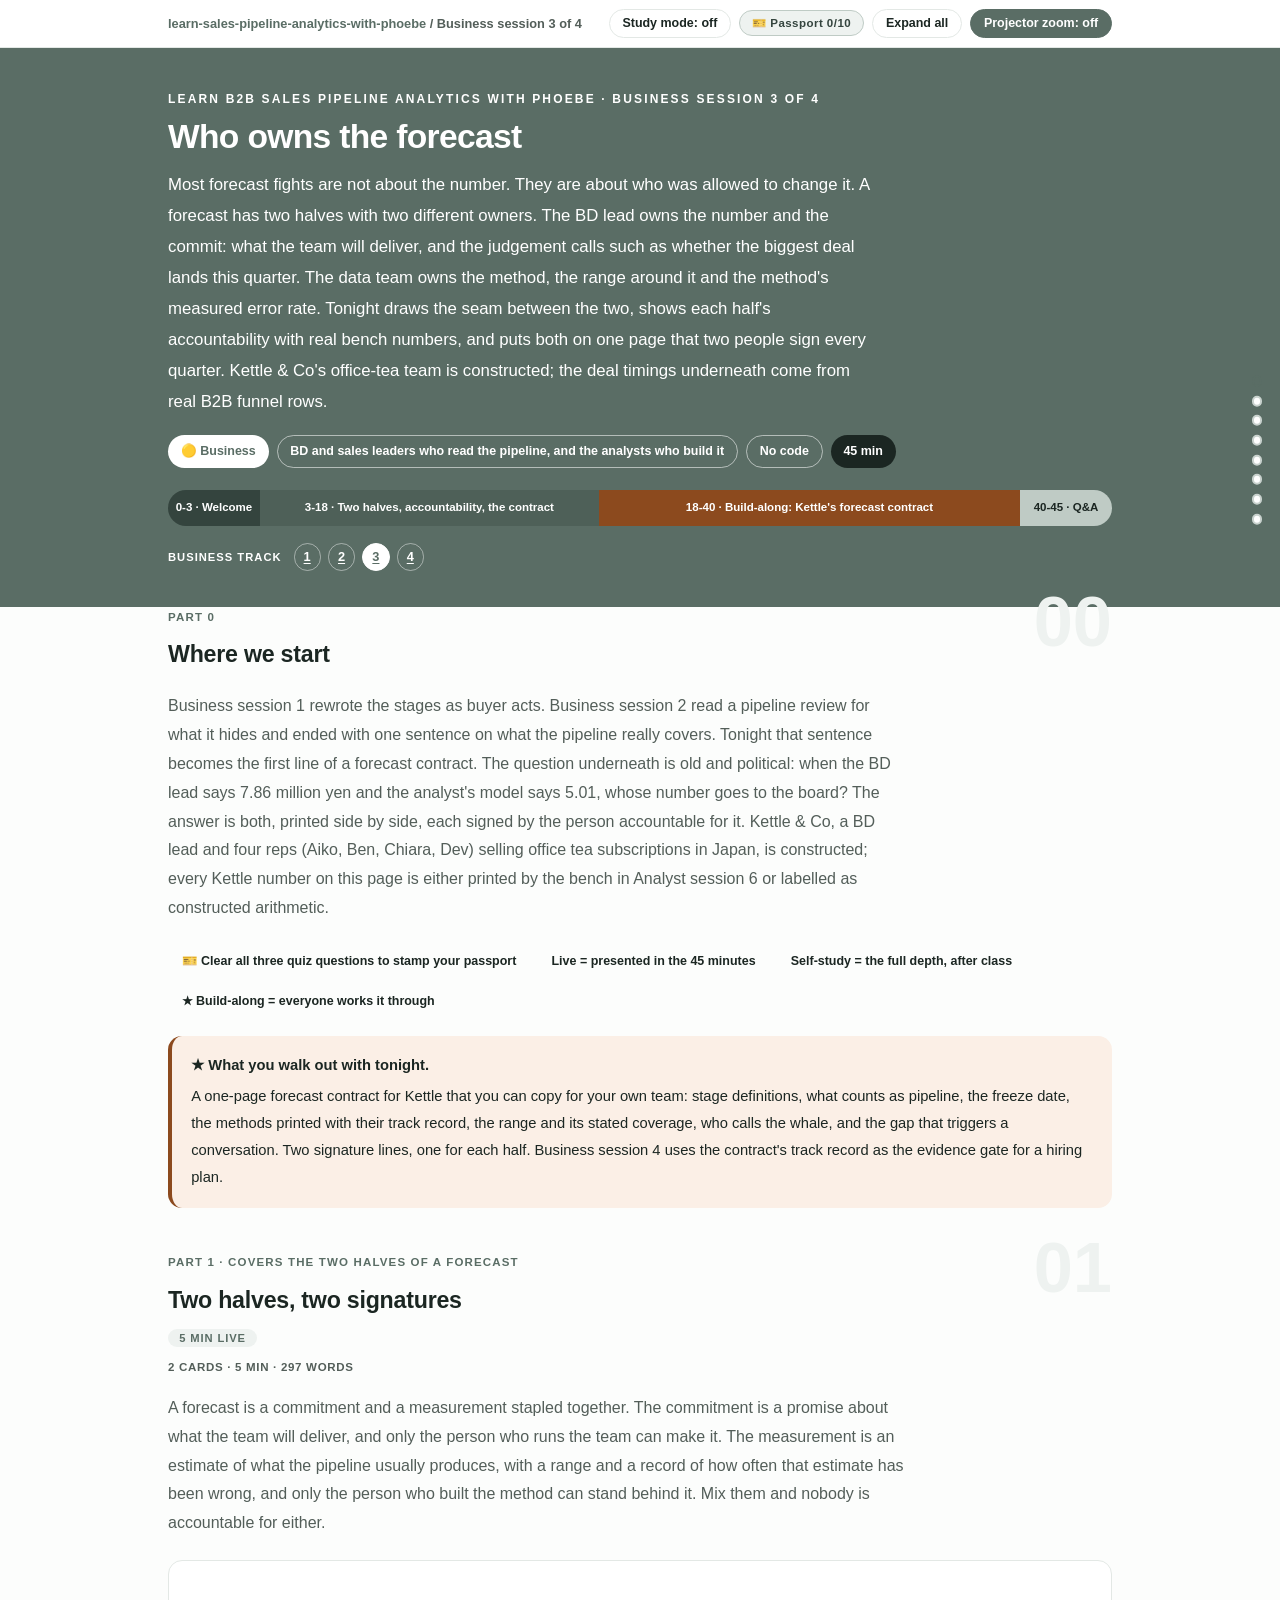
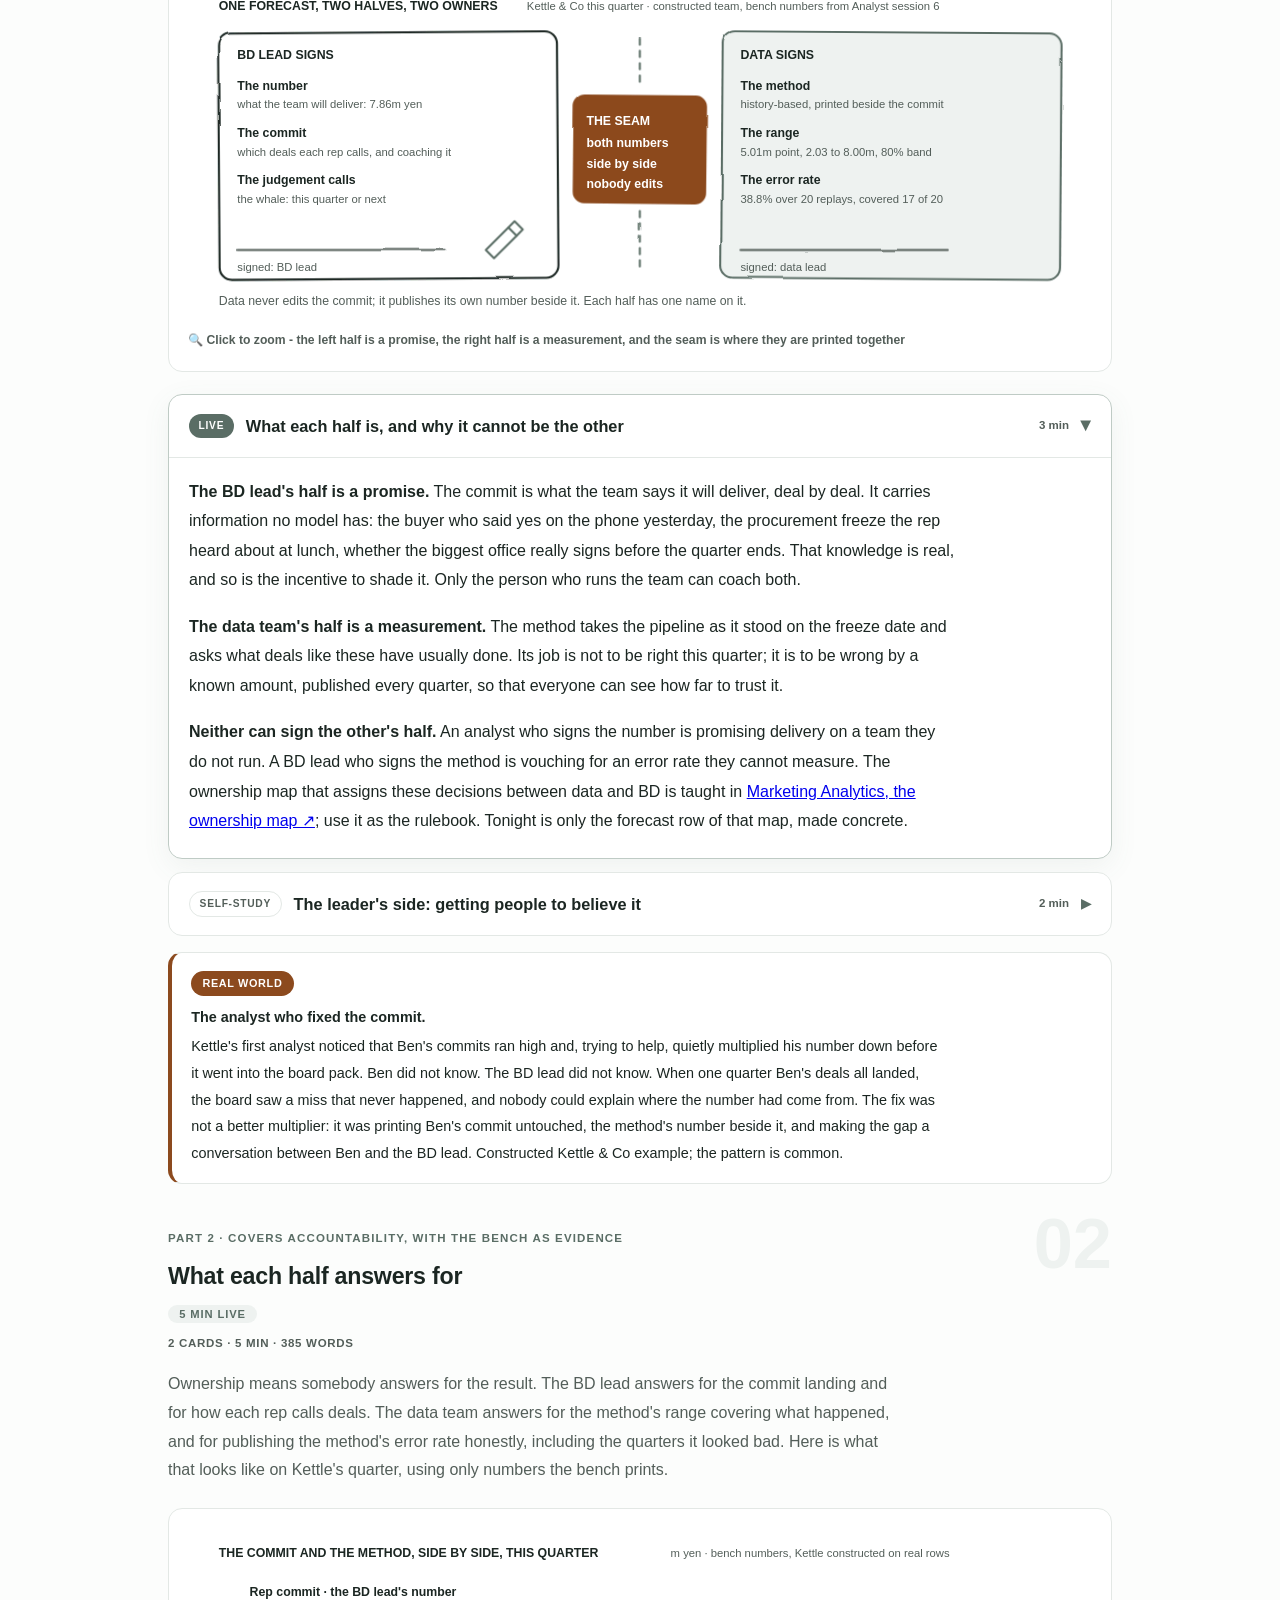
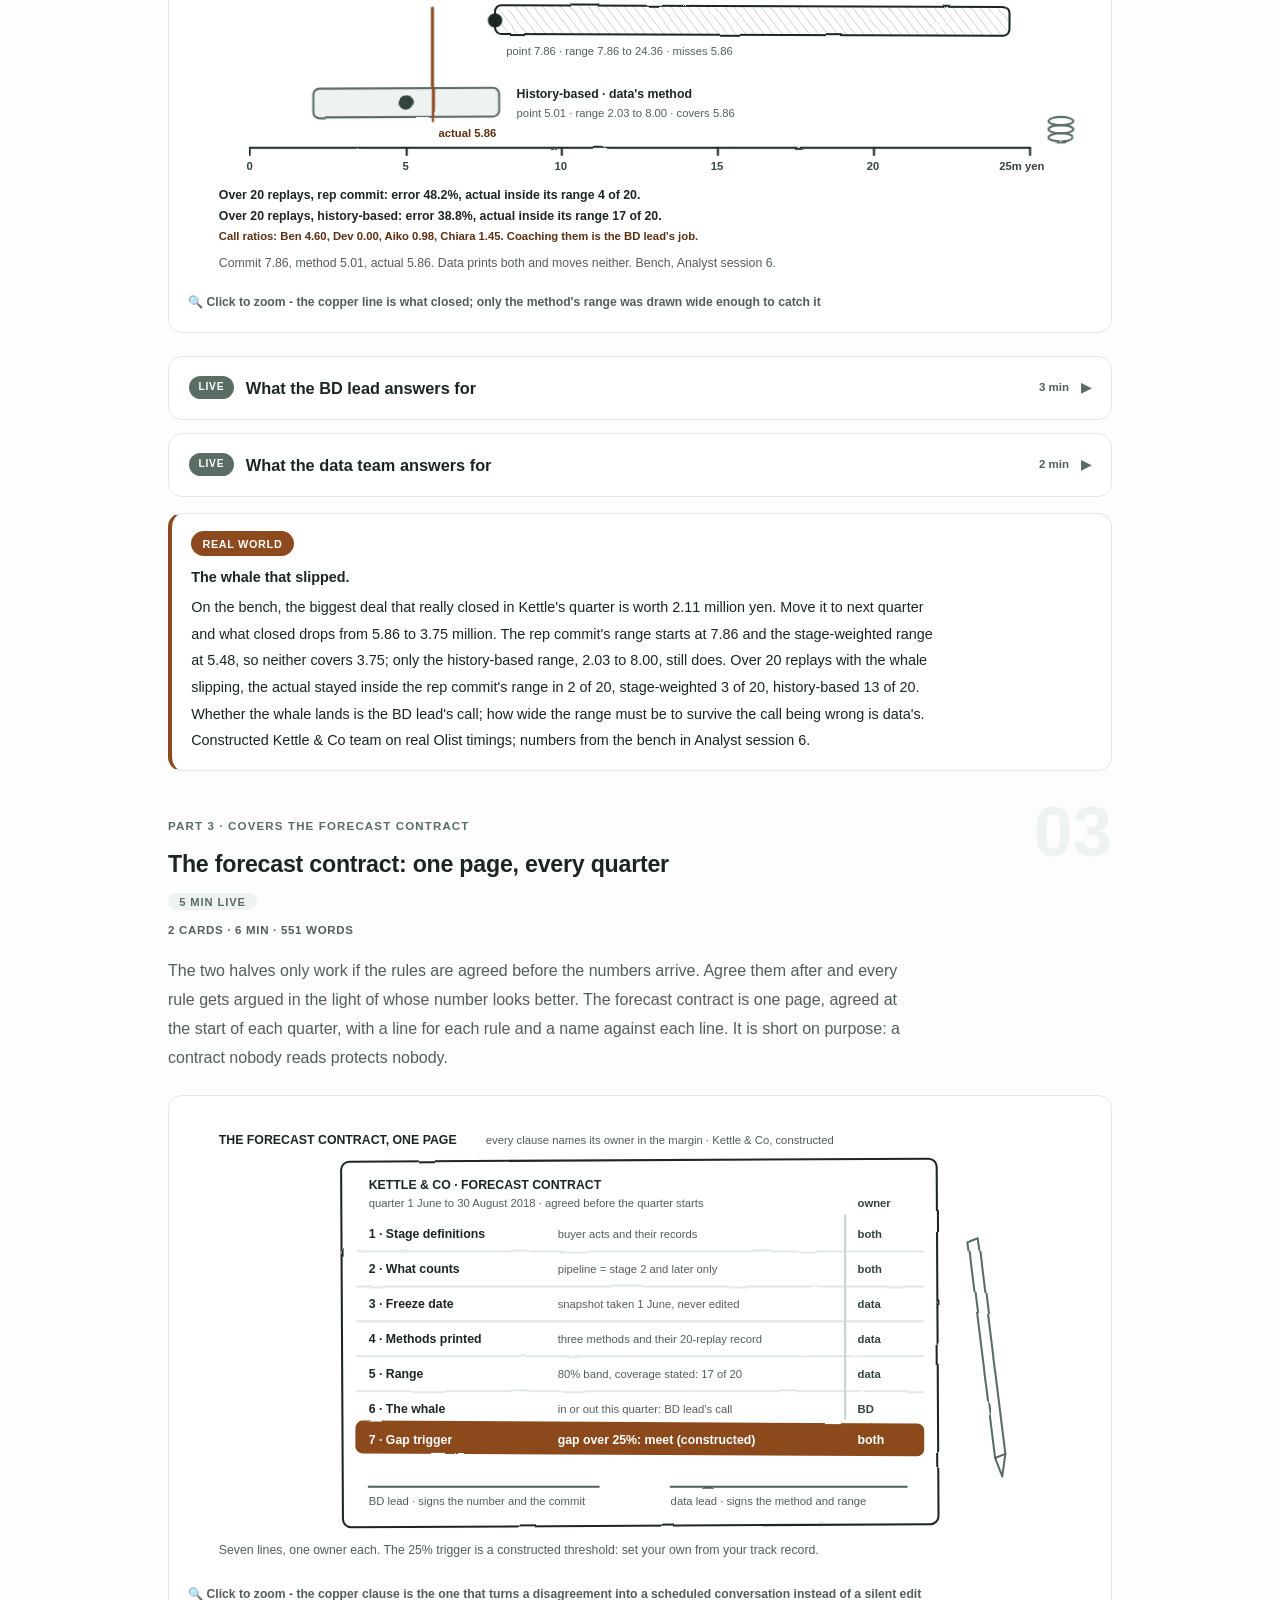
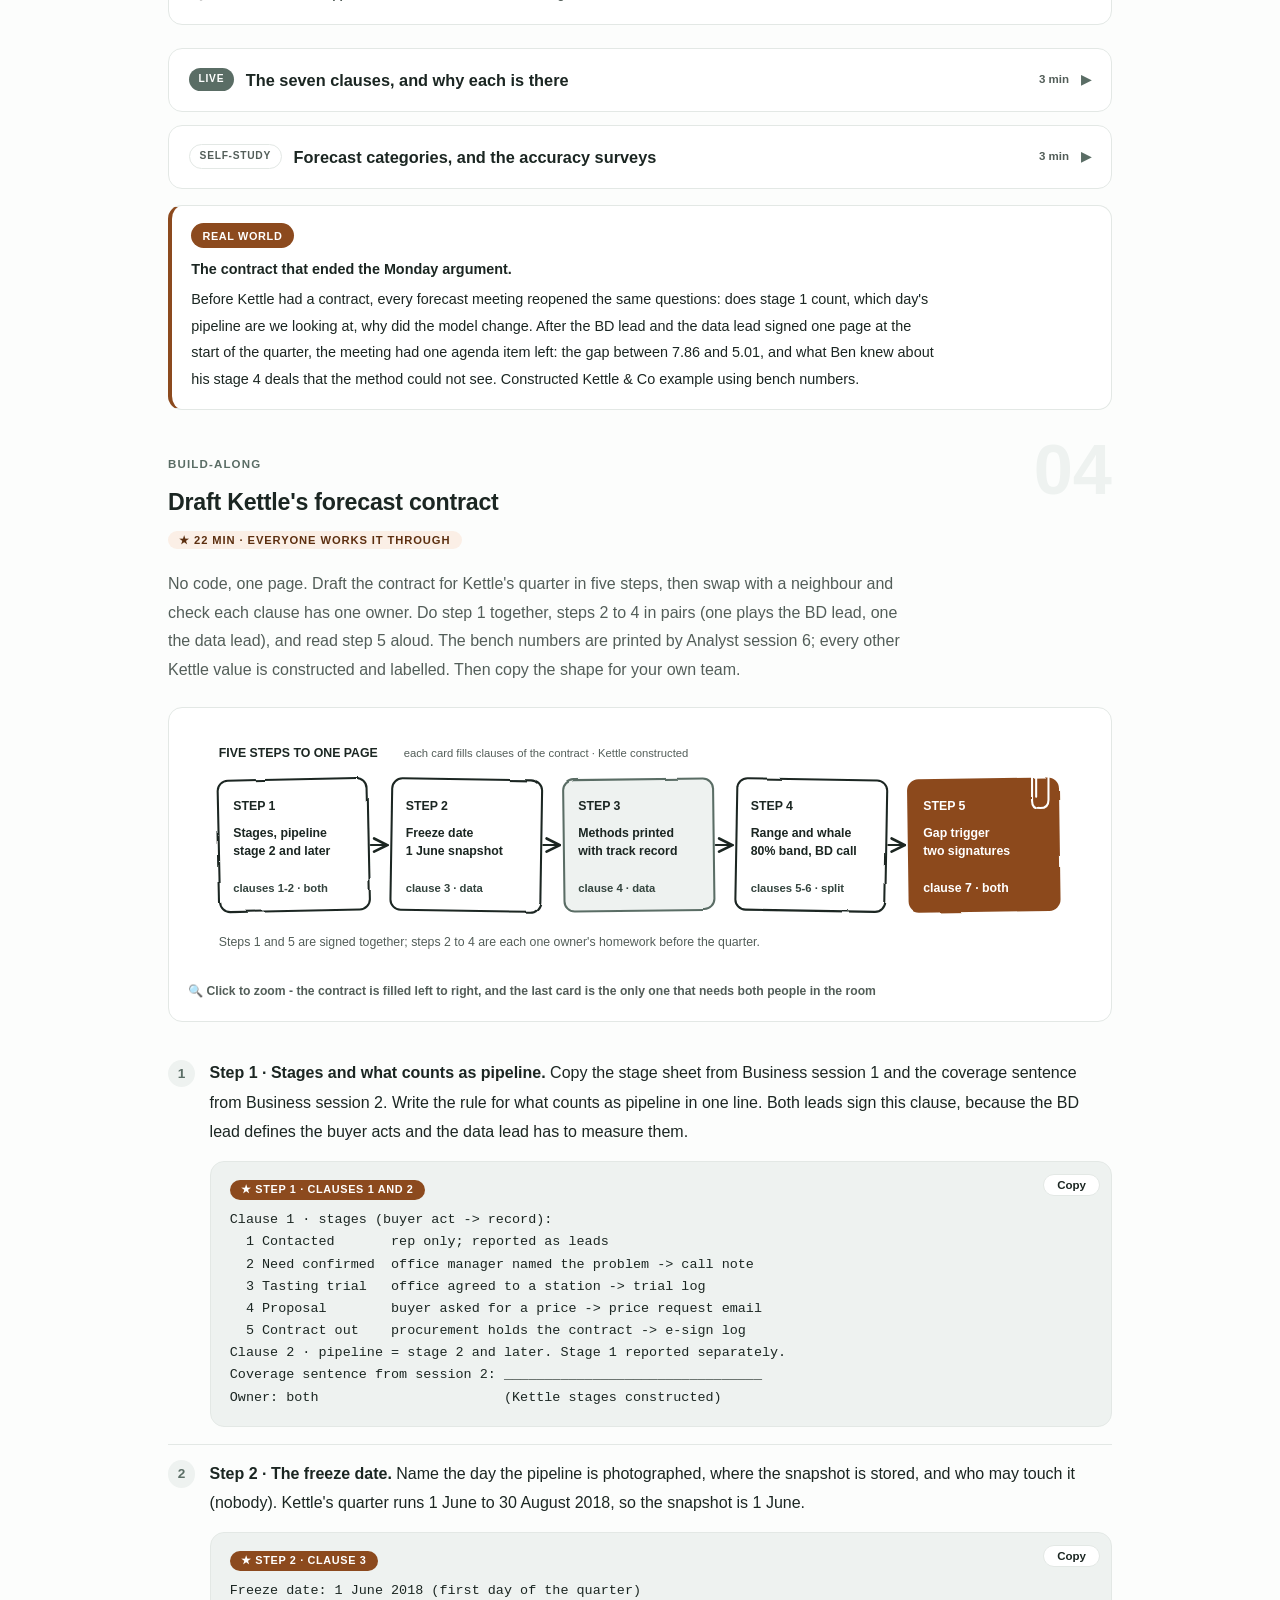
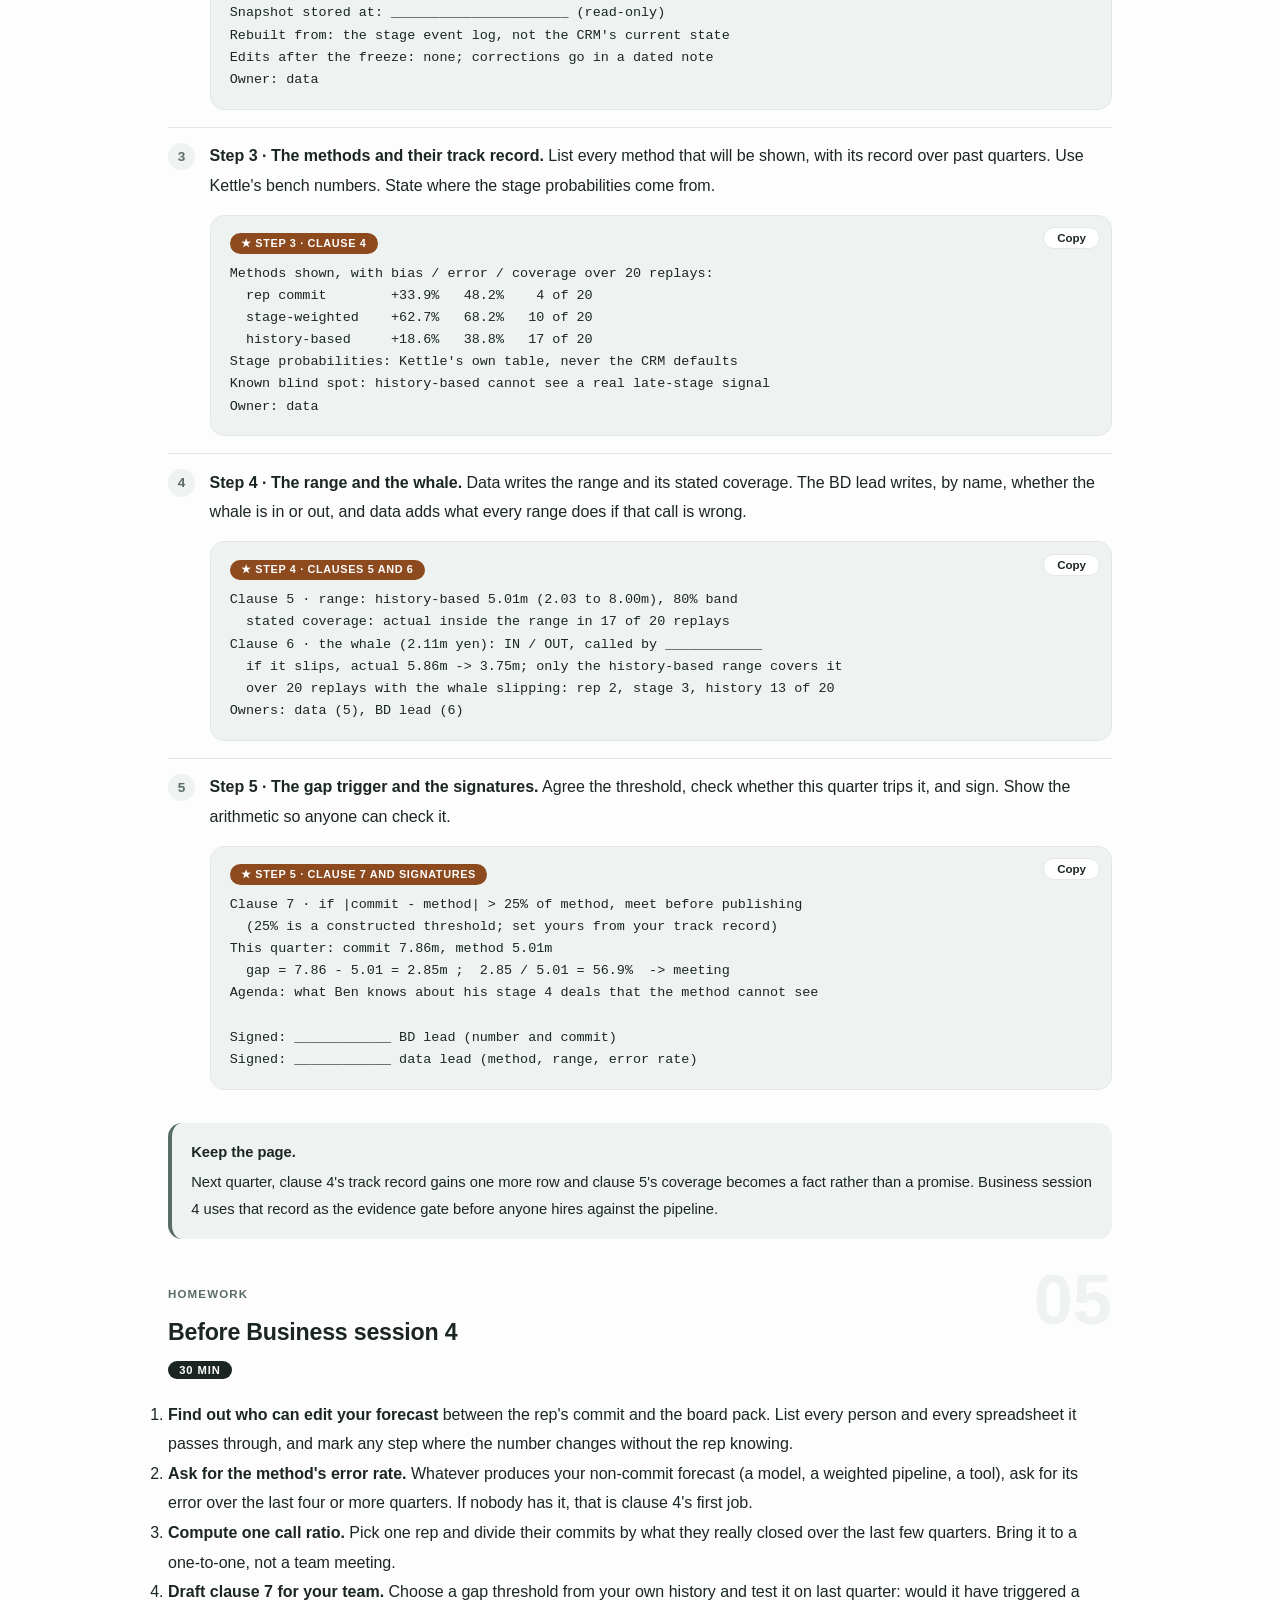
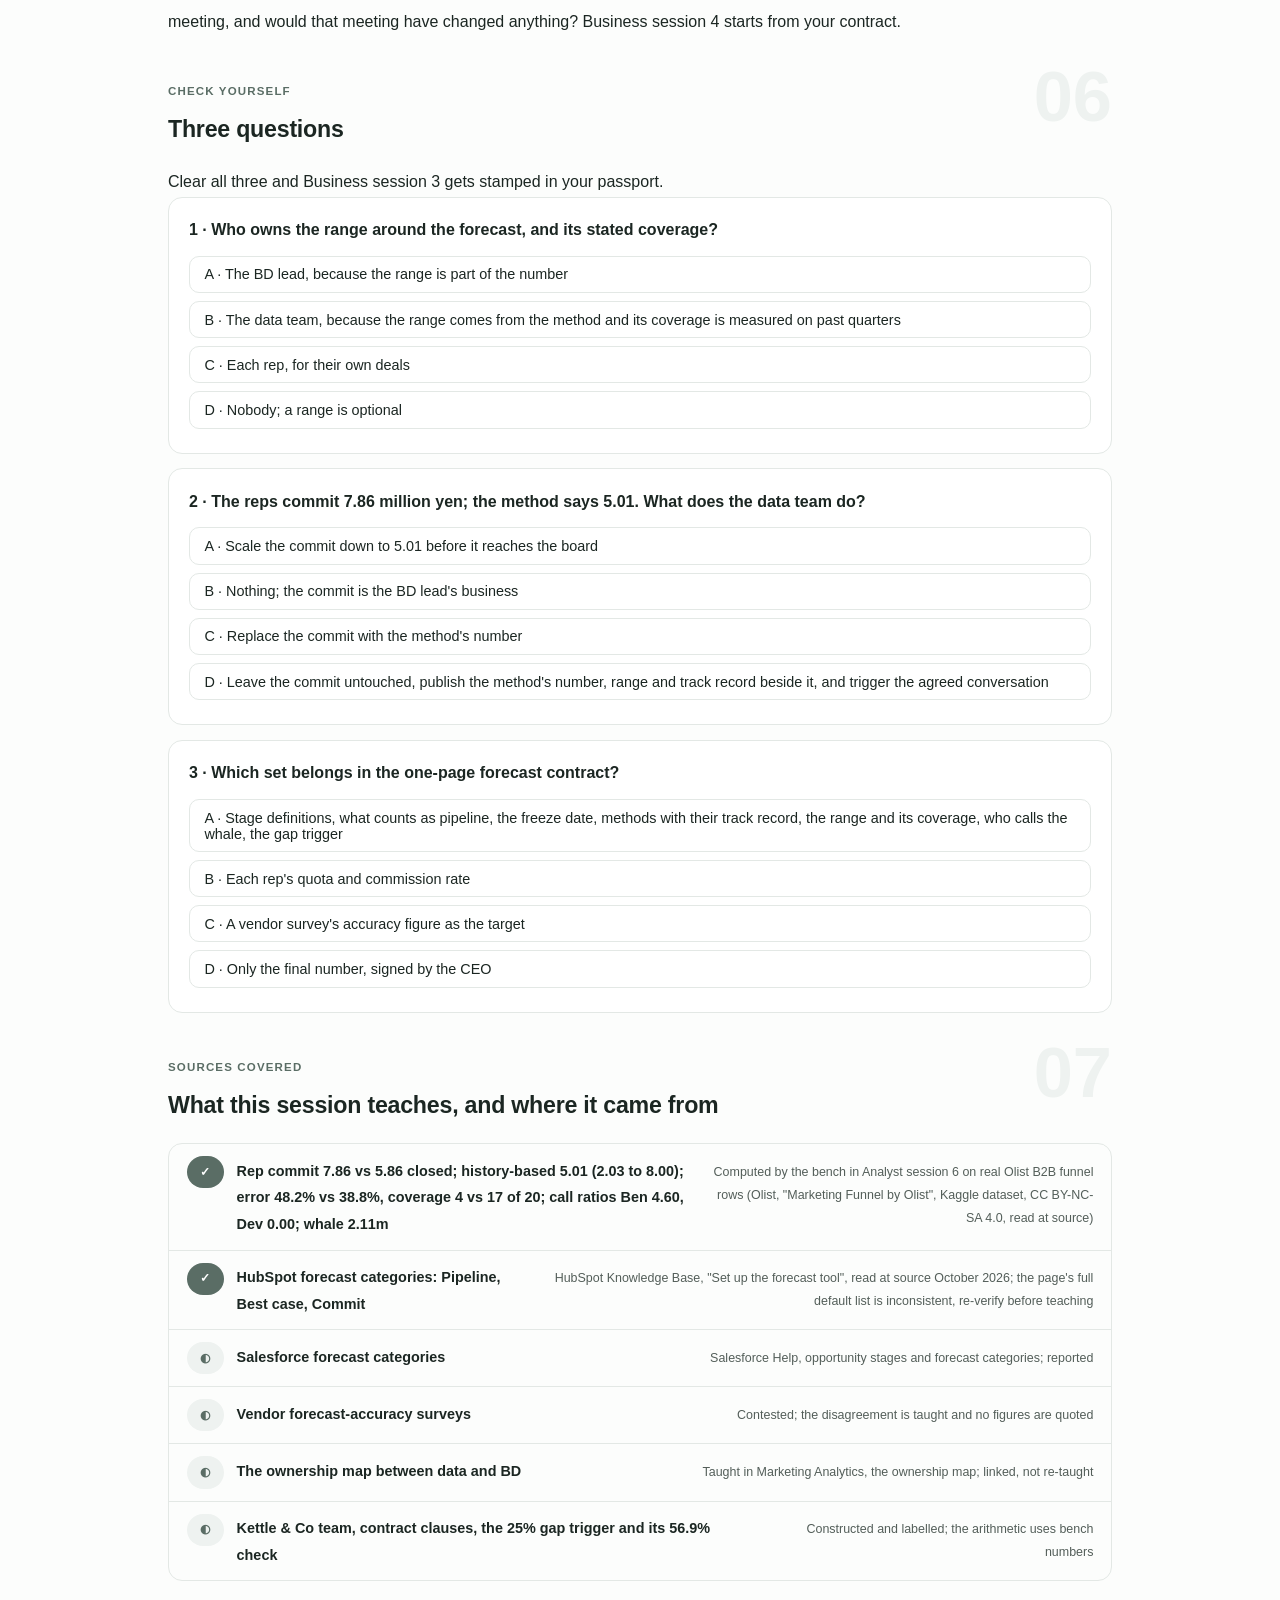
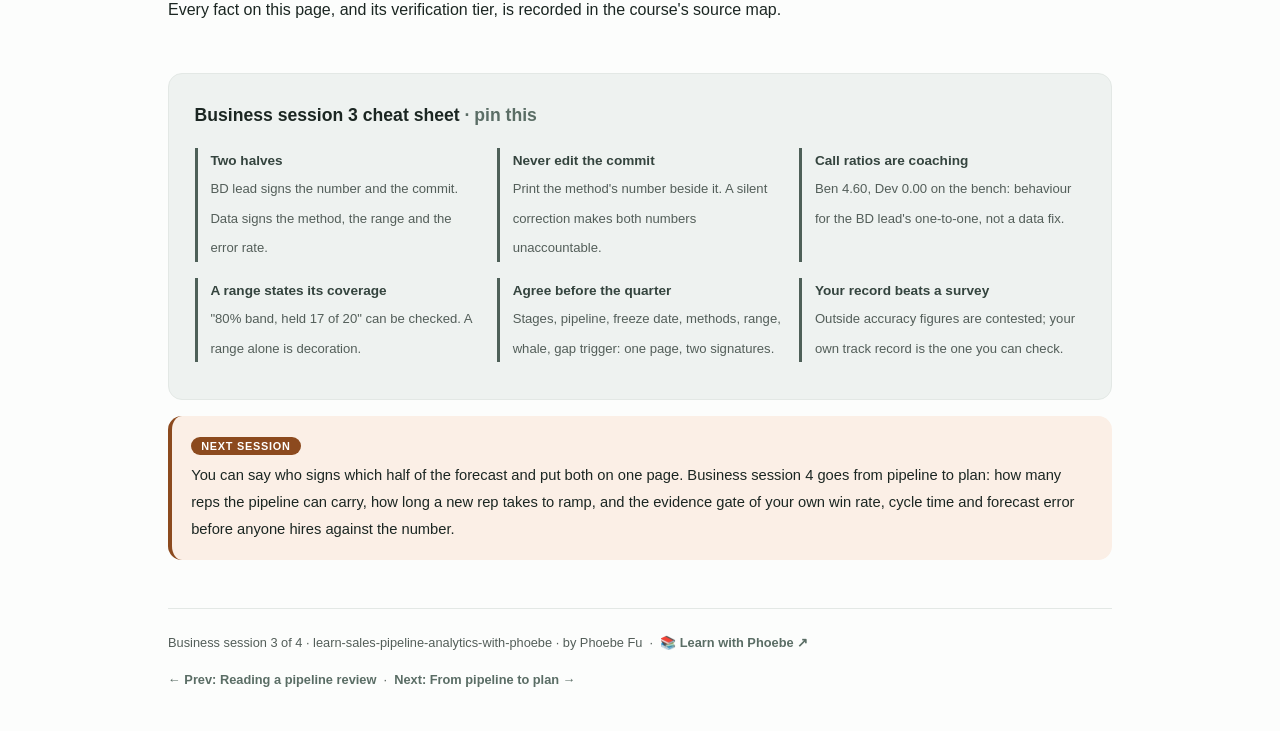
<file: courses/b3-who-owns-the-forecast.html>
<!DOCTYPE html>
<html lang="en">
<head>
<meta charset="UTF-8">
<meta name="viewport" content="width=device-width, initial-scale=1.0">
<!-- social:start -->
<meta name="description" content="Business session 3 of 4. Who owns the forecast: the BD lead signs the number and the commit, the data team signs the method, the range and the method's measured error rate. The forecast contract that holds both halves on one page. Kettle &amp; Co, a constructed office-tea supplier, drafts its own.">
<meta property="og:type" content="article">
<meta property="og:site_name" content="Learn with Phoebe">
<meta property="og:title" content="Who owns the forecast - learn sales pipeline analytics with phoebe">
<meta property="og:description" content="Business session 3 of 4. The BD lead signs the number; data signs the method, the range and the error rate. Data never edits the commit. One page, two signatures.">
<meta property="og:url" content="https://phoebefu6.github.io/learn-sales-pipeline-analytics-with-phoebe/courses/b3-who-owns-the-forecast.html">
<meta property="og:image" content="https://phoebefu6.github.io/learn-sales-pipeline-analytics-with-phoebe/assets/og-cover.png">
<meta property="og:image:width" content="1200">
<meta property="og:image:height" content="630">
<meta name="twitter:card" content="summary_large_image">
<meta name="twitter:title" content="Who owns the forecast - learn sales pipeline analytics with phoebe">
<meta name="twitter:description" content="Business session 3 of 4. Two halves of a forecast, two owners, one contract.">
<meta name="twitter:image" content="https://phoebefu6.github.io/learn-sales-pipeline-analytics-with-phoebe/assets/og-cover.png">
<!-- social:end -->
<title>Business session 3 · Who owns the forecast - learn sales pipeline analytics with phoebe</title>
<link rel="stylesheet" href="../assets/style.css?v=5">
</head>
<body>

<div class="toolbar">
  <div class="wrap">
    <span class="crumb"><a href="../index.html">learn-sales-pipeline-analytics-with-phoebe</a> / Business session 3 of 4</span>
    <button class="btn" id="toggle-all" type="button">Expand all</button>
    <button class="btn primary" id="zoom-toggle" type="button">Projector zoom: off</button>
  </div>
</div>

<header class="masthead">
  <div class="wrap">
    <div class="eyebrow">Learn B2B Sales Pipeline Analytics with Phoebe · Business session 3 of 4</div>
    <h1>Who owns <span class="accent">the forecast</span></h1>
    <p class="sub">Most forecast fights are not about the number. They are about who was allowed to change it. A forecast has two halves with two different owners. The BD lead owns the number and the commit: what the team will deliver, and the judgement calls such as whether the biggest deal lands this quarter. The data team owns the method, the range around it and the method's measured error rate. Tonight draws the seam between the two, shows each half's accountability with real bench numbers, and puts both on one page that two people sign every quarter. Kettle &amp; Co's office-tea team is constructed; the deal timings underneath come from real B2B funnel rows.</p>
    <div class="chip-row">
      <span class="chip level">🟡 Business</span>
      <span class="chip audience">BD and sales leaders who read the pipeline, and the analysts who build it</span>
      <span class="chip audience">No code</span>
      <span class="chip time">45 min</span>
    </div>
    <div class="agenda">
      <span class="a1" style="flex:1">0-3 · Welcome</span>
      <span class="a2" style="flex:4">3-18 · Two halves, accountability, the contract</span>
      <span class="a3" style="flex:5">18-40 · Build-along: Kettle's forecast contract</span>
      <span class="a4" style="flex:1">40-45 · Q&amp;A</span>
    </div>
  </div>
</header>

<main class="wrap">

  <section class="section" id="intro">
    <div class="section-kicker">
      <span class="klabel">Part 0</span>
      <h2>Where we start</h2>
    </div>
    <p class="lede">Business session 1 rewrote the stages as buyer acts. Business session 2 read a pipeline review for what it hides and ended with one sentence on what the pipeline really covers. Tonight that sentence becomes the first line of a forecast contract. The question underneath is old and political: when the BD lead says 7.86 million yen and the analyst's model says 5.01, whose number goes to the board? The answer is both, printed side by side, each signed by the person accountable for it. Kettle &amp; Co, a BD lead and four reps (Aiko, Ben, Chiara, Dev) selling office tea subscriptions in Japan, is constructed; every Kettle number on this page is either printed by the bench in Analyst session 6 or labelled as constructed arithmetic.</p>

    <div class="legend">
      <span class="pill">🎫 Clear all three quiz questions to stamp your passport</span>
      <span class="pill">Live = presented in the 45 minutes</span>
      <span class="pill">Self-study = the full depth, after class</span>
      <span class="pill">★ Build-along = everyone works it through</span>
    </div>

    <div class="callout win">
      <p><strong>★ What you walk out with tonight.</strong> A one-page forecast contract for Kettle that you can copy for your own team: stage definitions, what counts as pipeline, the freeze date, the methods printed with their track record, the range and its stated coverage, who calls the whale, and the gap that triggers a conversation. Two signature lines, one for each half. Business session 4 uses the contract's track record as the evidence gate for a hiring plan.</p>
    </div>
  </section>

  <section class="section" id="part-1">
    <div class="section-kicker">
      <span class="klabel">Part 1 · covers the two halves of a forecast</span>
      <h2>Two halves, two signatures</h2>
      <span class="tag concept">5 min live</span>
    </div>
    <p class="lede">A forecast is a commitment and a measurement stapled together. The commitment is a promise about what the team will deliver, and only the person who runs the team can make it. The measurement is an estimate of what the pipeline usually produces, with a range and a record of how often that estimate has been wrong, and only the person who built the method can stand behind it. Mix them and nobody is accountable for either.</p>

    <figure class="zoomable">
      <svg viewBox="0 0 880 330" xmlns="http://www.w3.org/2000/svg" role="img" aria-label="A hand-drawn split page. Left panel, what the BD lead signs: the number, 7.86 million yen of commit; the commit list, which deals each rep calls; the judgement calls, such as whether the whale closes this quarter or next. Right panel, what data signs: the method, history-based, printed beside the commit; the range, a 5.01 million yen point with an 80 percent band from 2.03 to 8.00; the error rate, 38.8 percent over 20 replays, with the actual inside the range in 17 of 20. A copper box in the middle marks the seam: both numbers printed side by side, nobody edits the other half.">
        <defs>
          <filter id="b3aSk" x="-3%" y="-3%" width="106%" height="106%"><feTurbulence type="fractalNoise" baseFrequency="0.02" numOctaves="2" seed="31" result="n"/><feDisplacementMap in="SourceGraphic" in2="n" scale="2.4" xChannelSelector="R" yChannelSelector="G"/></filter>
          <pattern id="b3aHc" patternUnits="userSpaceOnUse" width="7" height="7" patternTransform="rotate(-38)"><line x1="0" y1="0" x2="0" y2="7" stroke="#5A6D65" stroke-width="1" opacity=".5"/></pattern>
          <marker id="b3aAr" viewBox="0 0 10 10" refX="9" refY="5" markerWidth="8" markerHeight="8" orient="auto"><path d="M1 1 L9 5 L1 9" fill="none" stroke="#1B2622" stroke-width="1.6" stroke-linecap="round"/></marker>
        </defs>
        <style>
          .b3aH { font: 800 12px Inter, sans-serif; fill: #1B2622; }
          .b3aL { font: 600 12px Inter, sans-serif; fill: #1B2622; }
          .b3aS { font: 400 11px Inter, sans-serif; fill: #535E59; }
          .b3aW { font: 800 12px Inter, sans-serif; fill: #FFFFFF; }
          .b3aN { font: 400 12px Inter, sans-serif; fill: #535E59; }
        </style>

        <text class="b3aH" x="30" y="28">ONE FORECAST, TWO HALVES, TWO OWNERS</text>
        <text class="b3aS" x="330" y="28">Kettle &amp; Co this quarter · constructed team, bench numbers from Analyst session 6</text>

        <g filter="url(#b3aSk)" fill="none" stroke="#1B2622" stroke-width="2" stroke-linecap="round" stroke-linejoin="round">
          <rect x="30" y="50" width="330" height="240" rx="12" transform="rotate(-0.4 195 170)" fill="#FFFFFF"/>
          <rect x="520" y="50" width="330" height="240" rx="12" transform="rotate(0.4 685 170)" fill="#EEF2F0" stroke="#5A6D65"/>
          <rect x="376" y="112" width="128" height="104" rx="10" transform="rotate(0.6 440 164)" fill="#8C4A1E" stroke="#8C4A1E"/>
          <path d="M440 56 L440 104 M440 224 L440 284" stroke="#5A6D65" stroke-dasharray="6 6"/>
          <path d="M48 262 L250 262 M538 262 L740 262" stroke="#535E59"/>
          <!-- doodle: a pen nib on the BD lead's signature line -->
          <path d="M290 262 L312 240 L320 248 L298 270 Z" stroke="#5A6D65"/>
          <path d="M312 240 L318 234 L326 242 L320 248" stroke="#5A6D65"/>
        </g>

        <text class="b3aH" x="48" y="76">BD LEAD SIGNS</text>
        <text class="b3aL" x="48" y="106">The number</text>
        <text class="b3aS" x="48" y="124">what the team will deliver: 7.86m yen</text>
        <text class="b3aL" x="48" y="152">The commit</text>
        <text class="b3aS" x="48" y="170">which deals each rep calls, and coaching it</text>
        <text class="b3aL" x="48" y="198">The judgement calls</text>
        <text class="b3aS" x="48" y="216">the whale: this quarter or next</text>
        <text class="b3aS" x="48" y="282">signed: BD lead</text>

        <text class="b3aW" x="388" y="140">THE SEAM</text>
        <text class="b3aW" x="388" y="162">both numbers</text>
        <text class="b3aW" x="388" y="182">side by side</text>
        <text class="b3aW" x="388" y="202">nobody edits</text>

        <text class="b3aH" x="538" y="76">DATA SIGNS</text>
        <text class="b3aL" x="538" y="106">The method</text>
        <text class="b3aS" x="538" y="124">history-based, printed beside the commit</text>
        <text class="b3aL" x="538" y="152">The range</text>
        <text class="b3aS" x="538" y="170">5.01m point, 2.03 to 8.00m, 80% band</text>
        <text class="b3aL" x="538" y="198">The error rate</text>
        <text class="b3aS" x="538" y="216">38.8% over 20 replays, covered 17 of 20</text>
        <text class="b3aS" x="538" y="282">signed: data lead</text>

        <text class="b3aN" x="30" y="316">Data never edits the commit; it publishes its own number beside it. Each half has one name on it.</text>
      </svg>
      <figcaption>🔍 Click to zoom - the left half is a promise, the right half is a measurement, and the seam is where they are printed together</figcaption>
    </figure>

    <details class="card" open>
      <summary><span class="mode live">Live</span>What each half is, and why it cannot be the other<span class="mini">3 min</span><span class="caret">▶</span></summary>
      <div class="body">
        <p><strong>The BD lead's half is a promise.</strong> The commit is what the team says it will deliver, deal by deal. It carries information no model has: the buyer who said yes on the phone yesterday, the procurement freeze the rep heard about at lunch, whether the biggest office really signs before the quarter ends. That knowledge is real, and so is the incentive to shade it. Only the person who runs the team can coach both.</p>
        <p><strong>The data team's half is a measurement.</strong> The method takes the pipeline as it stood on the freeze date and asks what deals like these have usually done. Its job is not to be right this quarter; it is to be wrong by a known amount, published every quarter, so that everyone can see how far to trust it.</p>
        <p><strong>Neither can sign the other's half.</strong> An analyst who signs the number is promising delivery on a team they do not run. A BD lead who signs the method is vouching for an error rate they cannot measure. The ownership map that assigns these decisions between data and BD is taught in <a href="https://phoebefu6.github.io/learn-marketing-analytics-with-phoebe/courses/p2-the-ownership-map.html">Marketing Analytics, the ownership map ↗</a>; use it as the rulebook. Tonight is only the forecast row of that map, made concrete.</p>
      </div>
    </details>

    <details class="card">
      <summary><span class="mode self">Self-study</span>The leader's side: getting people to believe it<span class="mini">2 min</span><span class="caret">▶</span></summary>
      <div class="body">
        <p>Splitting ownership is the mechanism. Whether the sales floor and the board trust the result is a leadership problem: how the BD lead talks about the method's number in the Monday meeting, whether a miss is met with curiosity or blame, how AI forecasting tools fit in. That side is covered in <a href="https://phoebefu6.github.io/learn-ai-sales-with-phoebe/courses/a3-forecast-you-can-trust.html">AI Sales, "A forecast people actually believe" ↗</a>. Forecasting models themselves, from moving averages to machine learning, live in <a href="https://phoebefu6.github.io/learn-timeseries-forecasting-with-phoebe/">Timeseries Forecasting ↗</a>. The three methods Kettle prints are walked through, without maths, in Analyst session 4.</p>
      </div>
    </details>

    <div class="callout example">
      <span class="ex-pill">Real world</span>
      <p><strong>The analyst who fixed the commit.</strong> Kettle's first analyst noticed that Ben's commits ran high and, trying to help, quietly multiplied his number down before it went into the board pack. Ben did not know. The BD lead did not know. When one quarter Ben's deals all landed, the board saw a miss that never happened, and nobody could explain where the number had come from. The fix was not a better multiplier: it was printing Ben's commit untouched, the method's number beside it, and making the gap a conversation between Ben and the BD lead. Constructed Kettle &amp; Co example; the pattern is common.</p>
    </div>
  </section>

  <section class="section" id="part-2">
    <div class="section-kicker">
      <span class="klabel">Part 2 · covers accountability, with the bench as evidence</span>
      <h2>What each half answers for</h2>
      <span class="tag concept">5 min live</span>
    </div>
    <p class="lede">Ownership means somebody answers for the result. The BD lead answers for the commit landing and for how each rep calls deals. The data team answers for the method's range covering what happened, and for publishing the method's error rate honestly, including the quarters it looked bad. Here is what that looks like on Kettle's quarter, using only numbers the bench prints.</p>

    <figure class="zoomable">
      <svg viewBox="0 0 880 344" xmlns="http://www.w3.org/2000/svg" role="img" aria-label="A hand-drawn number line in millions of yen from 0 to 25. Top row, rep commit, the BD lead's number: a point at 7.86 with a range from 7.86 to 24.36, which misses the actual. Second row, history-based, data's method: a point at 5.01 with a range from 2.03 to 8.00, which covers the actual. A copper vertical line marks what really closed, 5.86 million yen. Below: over 20 replays the rep commit erred by 48.2 percent and covered the actual in 4 of 20; history-based erred by 38.8 percent and covered 17 of 20. Rep call ratios: Ben 4.60, Dev 0.00, Aiko 0.98, Chiara 1.45.">
        <defs>
          <filter id="b3bSk" x="-3%" y="-3%" width="106%" height="106%"><feTurbulence type="fractalNoise" baseFrequency="0.02" numOctaves="2" seed="37" result="n"/><feDisplacementMap in="SourceGraphic" in2="n" scale="2.4" xChannelSelector="R" yChannelSelector="G"/></filter>
          <pattern id="b3bHc" patternUnits="userSpaceOnUse" width="7" height="7" patternTransform="rotate(-38)"><line x1="0" y1="0" x2="0" y2="7" stroke="#5A6D65" stroke-width="1" opacity=".5"/></pattern>
          <marker id="b3bAr" viewBox="0 0 10 10" refX="9" refY="5" markerWidth="8" markerHeight="8" orient="auto"><path d="M1 1 L9 5 L1 9" fill="none" stroke="#1B2622" stroke-width="1.6" stroke-linecap="round"/></marker>
        </defs>
        <style>
          .b3bH { font: 800 12px Inter, sans-serif; fill: #1B2622; }
          .b3bL { font: 600 12px Inter, sans-serif; fill: #1B2622; }
          .b3bS { font: 400 11px Inter, sans-serif; fill: #535E59; }
          .b3bB { font: 800 11px Inter, sans-serif; fill: #5C2F10; }
          .b3bA { font: 700 11px Inter, sans-serif; fill: #34443E; }
          .b3bN { font: 400 12px Inter, sans-serif; fill: #535E59; }
        </style>

        <text class="b3bH" x="30" y="28">THE COMMIT AND THE METHOD, SIDE BY SIDE, THIS QUARTER</text>
        <text class="b3bS" x="470" y="28">m yen · bench numbers, Kettle constructed on real rows</text>

        <g filter="url(#b3bSk)" fill="none" stroke="#1B2622" stroke-width="2" stroke-linecap="round" stroke-linejoin="round">
          <rect x="299" y="76" width="501" height="28" rx="6" transform="rotate(0.2 550 90)" fill="url(#b3bHc)"/>
          <rect x="122" y="156" width="181" height="28" rx="6" transform="rotate(-0.3 212 170)" fill="#EEF2F0" stroke="#5A6D65"/>
          <circle cx="299" cy="90" r="6" fill="#1B2622"/>
          <circle cx="212" cy="170" r="6" fill="#34443E" stroke="#34443E"/>
          <path d="M238 78 L238 188" stroke="#8C4A1E" stroke-width="3"/>
          <path d="M60 214 L820 214"/>
          <path d="M60 214 L60 221 M212 214 L212 221 M364 214 L364 221 M516 214 L516 221 M668 214 L668 221 M820 214 L820 221"/>
          <!-- doodle: a small stack of coins at the end of the axis -->
          <ellipse cx="850" cy="204" rx="12" ry="4" stroke="#5A6D65"/>
          <ellipse cx="850" cy="196" rx="12" ry="4" stroke="#5A6D65"/>
          <ellipse cx="850" cy="188" rx="12" ry="4" stroke="#5A6D65"/>
        </g>

        <text class="b3bL" x="60" y="66">Rep commit · the BD lead's number</text>
        <text class="b3bS" x="310" y="124">point 7.86 · range 7.86 to 24.36 · misses 5.86</text>
        <text class="b3bL" x="320" y="166">History-based · data's method</text>
        <text class="b3bS" x="320" y="184">point 5.01 · range 2.03 to 8.00 · covers 5.86</text>
        <text class="b3bB" x="244" y="204">actual 5.86</text>

        <text class="b3bA" x="57" y="236">0</text>
        <text class="b3bA" x="209" y="236">5</text>
        <text class="b3bA" x="357" y="236">10</text>
        <text class="b3bA" x="509" y="236">15</text>
        <text class="b3bA" x="661" y="236">20</text>
        <text class="b3bA" x="790" y="236">25m yen</text>

        <text class="b3bL" x="30" y="264">Over 20 replays, rep commit: error 48.2%, actual inside its range 4 of 20.</text>
        <text class="b3bL" x="30" y="284">Over 20 replays, history-based: error 38.8%, actual inside its range 17 of 20.</text>
        <text class="b3bB" x="30" y="304">Call ratios: Ben 4.60, Dev 0.00, Aiko 0.98, Chiara 1.45. Coaching them is the BD lead's job.</text>
        <text class="b3bN" x="30" y="330">Commit 7.86, method 5.01, actual 5.86. Data prints both and moves neither. Bench, Analyst session 6.</text>
      </svg>
      <figcaption>🔍 Click to zoom - the copper line is what closed; only the method's range was drawn wide enough to catch it</figcaption>
    </figure>

    <details class="card">
      <summary><span class="mode live">Live</span>What the BD lead answers for<span class="mini">3 min</span><span class="caret">▶</span></summary>
      <div class="body">
        <p><strong>The commit landing.</strong> Kettle's reps committed 7.86 million yen this quarter; 5.86 million really closed. The commit missed by 2.00 million, 34.1 percent high. Over 20 replays of the quarter (different 300-deal draws from the same real open pool) the rep commit erred by 48.2 percent on average and ran 33.9 percent high. Its range, commit up to commit plus best case, held the actual in only 4 of 20.</p>
        <p><strong>How each rep calls deals.</strong> The call ratio is a rep's commit divided by what they really closed, over the 20 replays. Ben's is 4.60: he commits four or more times what lands, because he commits from stage 4. Dev's is 0.00: he commits nothing until a contract is signed, so his commit is always zero and always wrong. Aiko sits at 0.98 and Chiara at 1.45. These are behaviours, and behaviour is the BD lead's to coach, in a one-to-one, with the rep present.</p>
        <p><strong>The judgement calls.</strong> Whether the biggest deal lands this quarter or slips is a call about one buyer, and the person closest to that buyer owns it. The data team's job is to show what happens to every number if the call is wrong.</p>
      </div>
    </details>

    <details class="card">
      <summary><span class="mode live">Live</span>What the data team answers for<span class="mini">2 min</span><span class="caret">▶</span></summary>
      <div class="body">
        <p><strong>The method's number and its range.</strong> The history-based method said 5.01 million yen, 0.85 million under what closed (14.5 percent low), with an 80 percent band from 2.03 to 8.00 million that covered the actual. Over 20 replays its error was 38.8 percent, the smallest of the three methods, and its range covered the actual in 17 of 20. Note what that does not say: a 38.8 percent typical error is not accurate, it is the least inaccurate method on the bench.</p>
        <p><strong>The method's blind spots, in writing.</strong> Over 20 replays history-based ran 18.6 percent high, because the May 2018 cohort in the real rows converted at 10.0 percent against 13 to 14 percent for January to April: the method assumes next quarter behaves like the last. It also reads origin and deal age, not stage, so a real late-stage signal is invisible to it. Data owns saying both out loud.</p>
        <p><strong>Never editing the commit.</strong> When the commit looks high, data does not correct it. Data publishes the method's number beside it, with the range and the track record, and lets the gap start the conversation.</p>
      </div>
    </details>

    <div class="callout example">
      <span class="ex-pill">Real world</span>
      <p><strong>The whale that slipped.</strong> On the bench, the biggest deal that really closed in Kettle's quarter is worth 2.11 million yen. Move it to next quarter and what closed drops from 5.86 to 3.75 million. The rep commit's range starts at 7.86 and the stage-weighted range at 5.48, so neither covers 3.75; only the history-based range, 2.03 to 8.00, still does. Over 20 replays with the whale slipping, the actual stayed inside the rep commit's range in 2 of 20, stage-weighted 3 of 20, history-based 13 of 20. Whether the whale lands is the BD lead's call; how wide the range must be to survive the call being wrong is data's. Constructed Kettle &amp; Co team on real Olist timings; numbers from the bench in Analyst session 6.</p>
    </div>
  </section>

  <section class="section" id="part-3">
    <div class="section-kicker">
      <span class="klabel">Part 3 · covers the forecast contract</span>
      <h2>The forecast contract: one page, every quarter</h2>
      <span class="tag concept">5 min live</span>
    </div>
    <p class="lede">The two halves only work if the rules are agreed before the numbers arrive. Agree them after and every rule gets argued in the light of whose number looks better. The forecast contract is one page, agreed at the start of each quarter, with a line for each rule and a name against each line. It is short on purpose: a contract nobody reads protects nobody.</p>

    <figure class="zoomable">
      <svg viewBox="0 0 880 446" xmlns="http://www.w3.org/2000/svg" role="img" aria-label="A hand-drawn one-page contract for Kettle and Co's quarter, constructed. Seven clauses, each with an owner in the margin: stage definitions, both; what counts as pipeline, stage 2 and later, both; the freeze date, a snapshot taken on 1 June and never edited, data; the methods printed with their 20-replay record, data; the range and its stated coverage, 17 of 20, data; who calls the whale, the BD lead; and the gap trigger, filled in copper: a gap over 25 percent of the method's number means a meeting, a constructed threshold, owned by both. Two signature lines at the bottom: the BD lead signs the number and the commit, the data lead signs the method and the range.">
        <defs>
          <filter id="b3cSk" x="-3%" y="-3%" width="106%" height="106%"><feTurbulence type="fractalNoise" baseFrequency="0.02" numOctaves="2" seed="41" result="n"/><feDisplacementMap in="SourceGraphic" in2="n" scale="2.4" xChannelSelector="R" yChannelSelector="G"/></filter>
          <pattern id="b3cHc" patternUnits="userSpaceOnUse" width="7" height="7" patternTransform="rotate(-38)"><line x1="0" y1="0" x2="0" y2="7" stroke="#5A6D65" stroke-width="1" opacity=".5"/></pattern>
          <marker id="b3cAr" viewBox="0 0 10 10" refX="9" refY="5" markerWidth="8" markerHeight="8" orient="auto"><path d="M1 1 L9 5 L1 9" fill="none" stroke="#1B2622" stroke-width="1.6" stroke-linecap="round"/></marker>
        </defs>
        <style>
          .b3cH { font: 800 12px Inter, sans-serif; fill: #1B2622; }
          .b3cL { font: 600 12px Inter, sans-serif; fill: #1B2622; }
          .b3cS { font: 400 11px Inter, sans-serif; fill: #535E59; }
          .b3cA { font: 700 11px Inter, sans-serif; fill: #34443E; }
          .b3cW { font: 800 12px Inter, sans-serif; fill: #FFFFFF; }
          .b3cN { font: 400 12px Inter, sans-serif; fill: #535E59; }
        </style>

        <text class="b3cH" x="30" y="28">THE FORECAST CONTRACT, ONE PAGE</text>
        <text class="b3cS" x="290" y="28">every clause names its owner in the margin · Kettle &amp; Co, constructed</text>

        <g filter="url(#b3cSk)" fill="none" stroke="#1B2622" stroke-width="2" stroke-linecap="round" stroke-linejoin="round">
          <rect x="150" y="44" width="580" height="356" rx="8" transform="rotate(-0.3 440 222)" fill="#FFFFFF"/>
          <path d="M164 133 L716 133 M164 167 L716 167 M164 201 L716 201 M164 235 L716 235 M164 269 L716 269" stroke="#E3E8E5"/>
          <path d="M640 98 L640 296" stroke="#C9D2CE"/>
          <rect x="164" y="300" width="552" height="30" rx="6" transform="rotate(0.3 440 315)" fill="#8C4A1E" stroke="#8C4A1E"/>
          <path d="M176 362 L400 362 M470 362 L700 362" stroke="#535E59"/>
          <!-- doodle: a fountain pen beside the page -->
          <path d="M770 120 L796 330 L786 334 L760 124 Z" stroke="#5A6D65"/>
          <path d="M786 334 L793 352 L796 330" stroke="#5A6D65"/>
        </g>

        <text class="b3cH" x="176" y="72">KETTLE &amp; CO · FORECAST CONTRACT</text>
        <text class="b3cS" x="176" y="90">quarter 1 June to 30 August 2018 · agreed before the quarter starts</text>
        <text class="b3cA" x="652" y="90">owner</text>

        <text class="b3cL" x="176" y="120">1 · Stage definitions</text>
        <text class="b3cS" x="360" y="120">buyer acts and their records</text>
        <text class="b3cA" x="652" y="120">both</text>

        <text class="b3cL" x="176" y="154">2 · What counts</text>
        <text class="b3cS" x="360" y="154">pipeline = stage 2 and later only</text>
        <text class="b3cA" x="652" y="154">both</text>

        <text class="b3cL" x="176" y="188">3 · Freeze date</text>
        <text class="b3cS" x="360" y="188">snapshot taken 1 June, never edited</text>
        <text class="b3cA" x="652" y="188">data</text>

        <text class="b3cL" x="176" y="222">4 · Methods printed</text>
        <text class="b3cS" x="360" y="222">three methods and their 20-replay record</text>
        <text class="b3cA" x="652" y="222">data</text>

        <text class="b3cL" x="176" y="256">5 · Range</text>
        <text class="b3cS" x="360" y="256">80% band, coverage stated: 17 of 20</text>
        <text class="b3cA" x="652" y="256">data</text>

        <text class="b3cL" x="176" y="290">6 · The whale</text>
        <text class="b3cS" x="360" y="290">in or out this quarter: BD lead's call</text>
        <text class="b3cA" x="652" y="290">BD</text>

        <text class="b3cW" x="176" y="320">7 · Gap trigger</text>
        <text class="b3cW" x="360" y="320">gap over 25%: meet (constructed)</text>
        <text class="b3cW" x="652" y="320">both</text>

        <text class="b3cS" x="176" y="380">BD lead · signs the number and the commit</text>
        <text class="b3cS" x="470" y="380">data lead · signs the method and range</text>

        <text class="b3cN" x="30" y="428">Seven lines, one owner each. The 25% trigger is a constructed threshold: set your own from your track record.</text>
      </svg>
      <figcaption>🔍 Click to zoom - the copper clause is the one that turns a disagreement into a scheduled conversation instead of a silent edit</figcaption>
    </figure>

    <details class="card">
      <summary><span class="mode live">Live</span>The seven clauses, and why each is there<span class="mini">3 min</span><span class="caret">▶</span></summary>
      <div class="body">
        <p><strong>1 · Stage definitions.</strong> The buyer-act stages from Business session 1, each with its record. If a stage changes mid-quarter, every method's number changes with it, so the definitions are frozen with the quarter.</p>
        <p><strong>2 · What counts as pipeline.</strong> Stage 2 and later. Contacted deals are leads, reported separately. Business session 2's coverage sentence goes here.</p>
        <p><strong>3 · The freeze date and snapshot.</strong> The pipeline as it stood on one named day, saved and never edited. Without it, nobody can later check what the forecast was based on. Analyst session 1 shows how to rebuild a snapshot from the event log when the CRM has already overwritten history.</p>
        <p><strong>4 · The methods printed, with their track record.</strong> Every method that is shown, with its bias, error and coverage over past quarters, from Analyst session 5. On Kettle's bench: rep commit bias +33.9 percent, error 48.2 percent, covered 4 of 20; stage-weighted +62.7 percent, 68.2 percent, 10 of 20; history-based +18.6 percent, 38.8 percent, 17 of 20. Stage probabilities come from Kettle's own history: on the same deals, the CRM's default probabilities produce 63.64 million yen against the 5.86 that closed.</p>
        <p><strong>5 · The range and its stated coverage.</strong> A range without a stated coverage is decoration. "80 percent band; held the actual in 17 of 20 replays" is a claim someone can check next quarter.</p>
        <p><strong>6 · Who calls the whale.</strong> The BD lead, by name, before the quarter starts, with the method's numbers shown both ways.</p>
        <p><strong>7 · The gap trigger.</strong> When the commit and the method's number differ by more than an agreed share, the BD lead and the data lead meet before the number goes anywhere. Kettle uses 25 percent of the method's number; that threshold is constructed for teaching. This quarter the gap is 7.86 minus 5.01, or 2.85 million yen, which is 56.9 percent of 5.01 (constructed arithmetic on bench numbers), so the meeting happens. Note that a rule of "commit outside the method's range" would not have fired: 7.86 sits just inside the 8.00 ceiling.</p>
      </div>
    </details>

    <details class="card">
      <summary><span class="mode self">Self-study</span>Forecast categories, and the accuracy surveys<span class="mini">3 min</span><span class="caret">▶</span></summary>
      <div class="body">
        <p><strong>Categories are the BD lead's vocabulary.</strong> HubSpot's forecast tool, read on its knowledge base in October 2026, lets each deal sit in a forecast category, including Pipeline (low likelihood of closing), Best case (moderate likelihood) and Commit (high likelihood, committed to the forecast), with Closed won alongside. Categories can be mapped from deal stage automatically. The same page is not consistent about the full default list, so teach those three and check your own CRM. Salesforce's standard categories are reported by third-party guides to be similar. Either way, the category is a rep's judgement recorded in a field: it belongs in the BD lead's half of the contract, not the method's.</p>
        <p><strong>The accuracy surveys are contested.</strong> Forecasting and revenue-intelligence vendors and analyst firms regularly publish figures on how few sales forecasts land close to the actual. Some leaders use them as an outside anchor: proof that a miss is normal and a reason to invest. Others treat them as marketing: the method and sample are usually not published, and the publisher sells the fix. Both readings are held by serious people. The contract sidesteps the argument by putting your own track record in clause 4, measured on your own quarters, which is the only accuracy figure you can check.</p>
      </div>
    </details>

    <div class="callout example">
      <span class="ex-pill">Real world</span>
      <p><strong>The contract that ended the Monday argument.</strong> Before Kettle had a contract, every forecast meeting reopened the same questions: does stage 1 count, which day's pipeline are we looking at, why did the model change. After the BD lead and the data lead signed one page at the start of the quarter, the meeting had one agenda item left: the gap between 7.86 and 5.01, and what Ben knew about his stage 4 deals that the method could not see. Constructed Kettle &amp; Co example using bench numbers.</p>
    </div>
  </section>

  <section class="section" id="demo-1">
    <div class="section-kicker">
      <span class="klabel">Build-along</span>
      <h2>Draft Kettle's forecast contract</h2>
      <span class="tag demo">★ 22 min · everyone works it through</span>
    </div>
    <p class="lede">No code, one page. Draft the contract for Kettle's quarter in five steps, then swap with a neighbour and check each clause has one owner. Do step 1 together, steps 2 to 4 in pairs (one plays the BD lead, one the data lead), and read step 5 aloud. The bench numbers are printed by Analyst session 6; every other Kettle value is constructed and labelled. Then copy the shape for your own team.</p>

    <figure class="zoomable">
      <svg viewBox="0 0 880 236" xmlns="http://www.w3.org/2000/svg" role="img" aria-label="Five hand-drawn cards in a row, joined by arrows: step 1, stages and pipeline, from the Business session 1 sheet and stage 2 and later, signed by both; step 2, freeze date, a 1 June snapshot, owned by data; step 3, methods printed with their track record, owned by data; step 4, range and whale, the 80 percent band from data and the whale call from the BD lead; step 5, filled in copper, the gap trigger and two signatures.">
        <defs>
          <filter id="b3dSk" x="-3%" y="-3%" width="106%" height="106%"><feTurbulence type="fractalNoise" baseFrequency="0.02" numOctaves="2" seed="43" result="n"/><feDisplacementMap in="SourceGraphic" in2="n" scale="2.4" xChannelSelector="R" yChannelSelector="G"/></filter>
          <pattern id="b3dHc" patternUnits="userSpaceOnUse" width="7" height="7" patternTransform="rotate(-38)"><line x1="0" y1="0" x2="0" y2="7" stroke="#5A6D65" stroke-width="1" opacity=".5"/></pattern>
          <marker id="b3dAr" viewBox="0 0 10 10" refX="9" refY="5" markerWidth="8" markerHeight="8" orient="auto"><path d="M1 1 L9 5 L1 9" fill="none" stroke="#1B2622" stroke-width="1.6" stroke-linecap="round"/></marker>
        </defs>
        <style>
          .b3dH { font: 800 12px Inter, sans-serif; fill: #1B2622; }
          .b3dL { font: 600 12px Inter, sans-serif; fill: #1B2622; }
          .b3dS { font: 400 11px Inter, sans-serif; fill: #535E59; }
          .b3dA { font: 700 11px Inter, sans-serif; fill: #34443E; }
          .b3dW { font: 800 12px Inter, sans-serif; fill: #FFFFFF; }
          .b3dN { font: 400 12px Inter, sans-serif; fill: #535E59; }
        </style>

        <text class="b3dH" x="30" y="28">FIVE STEPS TO ONE PAGE</text>
        <text class="b3dS" x="210" y="28">each card fills clauses of the contract · Kettle constructed</text>

        <g filter="url(#b3dSk)" fill="none" stroke="#1B2622" stroke-width="2" stroke-linecap="round" stroke-linejoin="round">
          <rect x="30" y="50" width="146" height="128" rx="10" transform="rotate(-1.2 103 114)" fill="#FFFFFF"/>
          <rect x="198" y="50" width="146" height="128" rx="10" transform="rotate(0.9 271 114)" fill="#FFFFFF"/>
          <rect x="366" y="50" width="146" height="128" rx="10" transform="rotate(-0.7 439 114)" fill="#EEF2F0" stroke="#5A6D65"/>
          <rect x="534" y="50" width="146" height="128" rx="10" transform="rotate(1 607 114)" fill="#FFFFFF"/>
          <rect x="702" y="50" width="146" height="128" rx="10" transform="rotate(-0.8 775 114)" fill="#8C4A1E" stroke="#8C4A1E"/>
          <path d="M178 114 L194 114" marker-end="url(#b3dAr)"/>
          <path d="M346 114 L362 114" marker-end="url(#b3dAr)"/>
          <path d="M514 114 L530 114" marker-end="url(#b3dAr)"/>
          <path d="M682 114 L698 114" marker-end="url(#b3dAr)"/>
          <!-- doodle: a paperclip on the last card -->
          <path d="M822 44 L822 70 Q822 78 830 78 Q838 78 838 70 L838 40 Q838 34 832 34 Q826 34 826 40 L826 66" stroke="#FFFFFF"/>
        </g>

        <text class="b3dH" x="44" y="80">STEP 1</text>
        <text class="b3dL" x="44" y="106">Stages, pipeline</text>
        <text class="b3dL" x="44" y="124">stage 2 and later</text>
        <text class="b3dA" x="44" y="160">clauses 1-2 · both</text>

        <text class="b3dH" x="212" y="80">STEP 2</text>
        <text class="b3dL" x="212" y="106">Freeze date</text>
        <text class="b3dL" x="212" y="124">1 June snapshot</text>
        <text class="b3dA" x="212" y="160">clause 3 · data</text>

        <text class="b3dH" x="380" y="80">STEP 3</text>
        <text class="b3dL" x="380" y="106">Methods printed</text>
        <text class="b3dL" x="380" y="124">with track record</text>
        <text class="b3dA" x="380" y="160">clause 4 · data</text>

        <text class="b3dH" x="548" y="80">STEP 4</text>
        <text class="b3dL" x="548" y="106">Range and whale</text>
        <text class="b3dL" x="548" y="124">80% band, BD call</text>
        <text class="b3dA" x="548" y="160">clauses 5-6 · split</text>

        <text class="b3dW" x="716" y="80">STEP 5</text>
        <text class="b3dW" x="716" y="106">Gap trigger</text>
        <text class="b3dW" x="716" y="124">two signatures</text>
        <text class="b3dW" x="716" y="160">clause 7 · both</text>

        <text class="b3dN" x="30" y="212">Steps 1 and 5 are signed together; steps 2 to 4 are each one owner's homework before the quarter.</text>
      </svg>
      <figcaption>🔍 Click to zoom - the contract is filled left to right, and the last card is the only one that needs both people in the room</figcaption>
    </figure>

    <div class="steps">
      <div class="step">
        <p><strong>Step 1 · Stages and what counts as pipeline.</strong> Copy the stage sheet from Business session 1 and the coverage sentence from Business session 2. Write the rule for what counts as pipeline in one line. Both leads sign this clause, because the BD lead defines the buyer acts and the data lead has to measure them.</p>
        <div class="prompt-box good"><span class="label">★ Step 1 · clauses 1 and 2</span>Clause 1 · stages (buyer act -&gt; record):
  1 Contacted       rep only; reported as leads
  2 Need confirmed  office manager named the problem -&gt; call note
  3 Tasting trial   office agreed to a station -&gt; trial log
  4 Proposal        buyer asked for a price -&gt; price request email
  5 Contract out    procurement holds the contract -&gt; e-sign log
Clause 2 · pipeline = stage 2 and later. Stage 1 reported separately.
Coverage sentence from session 2: ________________________________
Owner: both                       (Kettle stages constructed)</div>
      </div>
      <div class="step">
        <p><strong>Step 2 · The freeze date.</strong> Name the day the pipeline is photographed, where the snapshot is stored, and who may touch it (nobody). Kettle's quarter runs 1 June to 30 August 2018, so the snapshot is 1 June.</p>
        <div class="prompt-box good"><span class="label">★ Step 2 · clause 3</span>Freeze date: 1 June 2018 (first day of the quarter)
Snapshot stored at: ______________________ (read-only)
Rebuilt from: the stage event log, not the CRM's current state
Edits after the freeze: none; corrections go in a dated note
Owner: data</div>
      </div>
      <div class="step">
        <p><strong>Step 3 · The methods and their track record.</strong> List every method that will be shown, with its record over past quarters. Use Kettle's bench numbers. State where the stage probabilities come from.</p>
        <div class="prompt-box good"><span class="label">★ Step 3 · clause 4</span>Methods shown, with bias / error / coverage over 20 replays:
  rep commit        +33.9%   48.2%    4 of 20
  stage-weighted    +62.7%   68.2%   10 of 20
  history-based     +18.6%   38.8%   17 of 20
Stage probabilities: Kettle's own table, never the CRM defaults
Known blind spot: history-based cannot see a real late-stage signal
Owner: data</div>
      </div>
      <div class="step">
        <p><strong>Step 4 · The range and the whale.</strong> Data writes the range and its stated coverage. The BD lead writes, by name, whether the whale is in or out, and data adds what every range does if that call is wrong.</p>
        <div class="prompt-box good"><span class="label">★ Step 4 · clauses 5 and 6</span>Clause 5 · range: history-based 5.01m (2.03 to 8.00m), 80% band
  stated coverage: actual inside the range in 17 of 20 replays
Clause 6 · the whale (2.11m yen): IN / OUT, called by ____________
  if it slips, actual 5.86m -&gt; 3.75m; only the history-based range covers it
  over 20 replays with the whale slipping: rep 2, stage 3, history 13 of 20
Owners: data (5), BD lead (6)</div>
      </div>
      <div class="step">
        <p><strong>Step 5 · The gap trigger and the signatures.</strong> Agree the threshold, check whether this quarter trips it, and sign. Show the arithmetic so anyone can check it.</p>
        <div class="prompt-box good"><span class="label">★ Step 5 · clause 7 and signatures</span>Clause 7 · if |commit - method| &gt; 25% of method, meet before publishing
  (25% is a constructed threshold; set yours from your track record)
This quarter: commit 7.86m, method 5.01m
  gap = 7.86 - 5.01 = 2.85m ;  2.85 / 5.01 = 56.9%  -&gt; meeting
Agenda: what Ben knows about his stage 4 deals that the method cannot see

Signed: ____________ BD lead (number and commit)
Signed: ____________ data lead (method, range, error rate)</div>
      </div>
    </div>

    <div class="callout tip">
      <p><strong>Keep the page.</strong> Next quarter, clause 4's track record gains one more row and clause 5's coverage becomes a fact rather than a promise. Business session 4 uses that record as the evidence gate before anyone hires against the pipeline.</p>
    </div>
  </section>

  <section class="section" id="exercise">
    <div class="section-kicker">
      <span class="klabel">Homework</span>
      <h2>Before Business session 4</h2>
      <span class="tag exercise">30 min</span>
    </div>
    <ol>
      <li><strong>Find out who can edit your forecast</strong> between the rep's commit and the board pack. List every person and every spreadsheet it passes through, and mark any step where the number changes without the rep knowing.</li>
      <li><strong>Ask for the method's error rate.</strong> Whatever produces your non-commit forecast (a model, a weighted pipeline, a tool), ask for its error over the last four or more quarters. If nobody has it, that is clause 4's first job.</li>
      <li><strong>Compute one call ratio.</strong> Pick one rep and divide their commits by what they really closed over the last few quarters. Bring it to a one-to-one, not a team meeting.</li>
      <li><strong>Draft clause 7 for your team.</strong> Choose a gap threshold from your own history and test it on last quarter: would it have triggered a meeting, and would that meeting have changed anything? Business session 4 starts from your contract.</li>
    </ol>
  </section>

  <section class="section" id="quiz">
    <div class="section-kicker">
      <span class="klabel">Check yourself</span>
      <h2>Three questions</h2>
    </div>
    <p>Clear all three and Business session 3 gets stamped in your passport.</p>

    <div class="quiz-q" data-answer="1">
      <p class="qtext">1 · Who owns the range around the forecast, and its stated coverage?</p>
      <button class="qopt" type="button">A · The BD lead, because the range is part of the number</button>
      <button class="qopt" type="button">B · The data team, because the range comes from the method and its coverage is measured on past quarters</button>
      <button class="qopt" type="button">C · Each rep, for their own deals</button>
      <button class="qopt" type="button">D · Nobody; a range is optional</button>
      <p class="qwhy">The range is a property of the method. Data signs it with its coverage, for example 17 of 20 replays for Kettle's history-based method, so it can be checked next quarter.</p>
    </div>

    <div class="quiz-q" data-answer="3">
      <p class="qtext">2 · The reps commit 7.86 million yen; the method says 5.01. What does the data team do?</p>
      <button class="qopt" type="button">A · Scale the commit down to 5.01 before it reaches the board</button>
      <button class="qopt" type="button">B · Nothing; the commit is the BD lead's business</button>
      <button class="qopt" type="button">C · Replace the commit with the method's number</button>
      <button class="qopt" type="button">D · Leave the commit untouched, publish the method's number, range and track record beside it, and trigger the agreed conversation</button>
      <p class="qwhy">Data never edits the commit. It prints its own number next to it, and the contract's gap trigger turns the difference into a meeting with the BD lead.</p>
    </div>

    <div class="quiz-q" data-answer="0">
      <p class="qtext">3 · Which set belongs in the one-page forecast contract?</p>
      <button class="qopt" type="button">A · Stage definitions, what counts as pipeline, the freeze date, methods with their track record, the range and its coverage, who calls the whale, the gap trigger</button>
      <button class="qopt" type="button">B · Each rep's quota and commission rate</button>
      <button class="qopt" type="button">C · A vendor survey's accuracy figure as the target</button>
      <button class="qopt" type="button">D · Only the final number, signed by the CEO</button>
      <p class="qwhy">Every clause has one owner and can be checked after the quarter. Compensation lives elsewhere, and an outside survey cannot replace your own measured record.</p>
    </div>

    <p class="quiz-score"></p>
  </section>

  <section class="section" id="official">
    <div class="section-kicker">
      <span class="klabel">Sources covered</span>
      <h2>What this session teaches, and where it came from</h2>
    </div>
    <div class="covered">
      <div class="covered-row"><span class="status pill solid">✓</span><span class="name">Rep commit 7.86 vs 5.86 closed; history-based 5.01 (2.03 to 8.00); error 48.2% vs 38.8%, coverage 4 vs 17 of 20; call ratios Ben 4.60, Dev 0.00; whale 2.11m</span><span class="note">Computed by the bench in Analyst session 6 on real Olist B2B funnel rows (Olist, "Marketing Funnel by Olist", Kaggle dataset, CC BY-NC-SA 4.0, read at source)</span></div>
      <div class="covered-row"><span class="status pill solid">✓</span><span class="name">HubSpot forecast categories: Pipeline, Best case, Commit</span><span class="note">HubSpot Knowledge Base, "Set up the forecast tool", read at source October 2026; the page's full default list is inconsistent, re-verify before teaching</span></div>
      <div class="covered-row"><span class="status pill light">◐</span><span class="name">Salesforce forecast categories</span><span class="note">Salesforce Help, opportunity stages and forecast categories; reported</span></div>
      <div class="covered-row"><span class="status pill light">◐</span><span class="name">Vendor forecast-accuracy surveys</span><span class="note">Contested; the disagreement is taught and no figures are quoted</span></div>
      <div class="covered-row"><span class="status pill light">◐</span><span class="name">The ownership map between data and BD</span><span class="note">Taught in Marketing Analytics, the ownership map; linked, not re-taught</span></div>
      <div class="covered-row"><span class="status pill light">◐</span><span class="name">Kettle &amp; Co team, contract clauses, the 25% gap trigger and its 56.9% check</span><span class="note">Constructed and labelled; the arithmetic uses bench numbers</span></div>
    </div>
    <p class="mono" style="margin-top:14px">Every fact on this page, and its verification tier, is recorded in the course's source map.</p>
  </section>

  <section class="cheat" id="cheatsheet">
    <h3>Business session 3 cheat sheet <span>· pin this</span></h3>
    <div class="grid-2">
      <div class="cheat-item"><b>Two halves</b><span>BD lead signs the number and the commit. Data signs the method, the range and the error rate.</span></div>
      <div class="cheat-item"><b>Never edit the commit</b><span>Print the method's number beside it. A silent correction makes both numbers unaccountable.</span></div>
      <div class="cheat-item"><b>Call ratios are coaching</b><span>Ben 4.60, Dev 0.00 on the bench: behaviour for the BD lead's one-to-one, not a data fix.</span></div>
      <div class="cheat-item"><b>A range states its coverage</b><span>"80% band, held 17 of 20" can be checked. A range alone is decoration.</span></div>
      <div class="cheat-item"><b>Agree before the quarter</b><span>Stages, pipeline, freeze date, methods, range, whale, gap trigger: one page, two signatures.</span></div>
      <div class="cheat-item"><b>Your record beats a survey</b><span>Outside accuracy figures are contested; your own track record is the one you can check.</span></div>
    </div>
  </section>

  <div class="callout next">
    <span class="nx-pill">Next session</span>
    <p>You can say who signs which half of the forecast and put both on one page. Business session 4 goes from pipeline to plan: how many reps the pipeline can carry, how long a new rep takes to ramp, and the evidence gate of your own win rate, cycle time and forecast error before anyone hires against the number.</p>
  </div>

  <footer class="pagefoot">
    <span>Business session 3 of 4 · learn-sales-pipeline-analytics-with-phoebe · by Phoebe Fu &nbsp;·&nbsp; 📚 <a href="https://phoebefu6.github.io/learn-with-phoebe/">Learn with Phoebe ↗</a></span>
    <span><a href="b2-reading-a-pipeline-review.html">← Prev: Reading a pipeline review</a> &nbsp;·&nbsp; <a href="b4-from-pipeline-to-plan.html">Next: From pipeline to plan →</a></span>
  </footer>

</main>

<script src="../assets/app.js?v=2"></script>
</body>
</html>
</file>
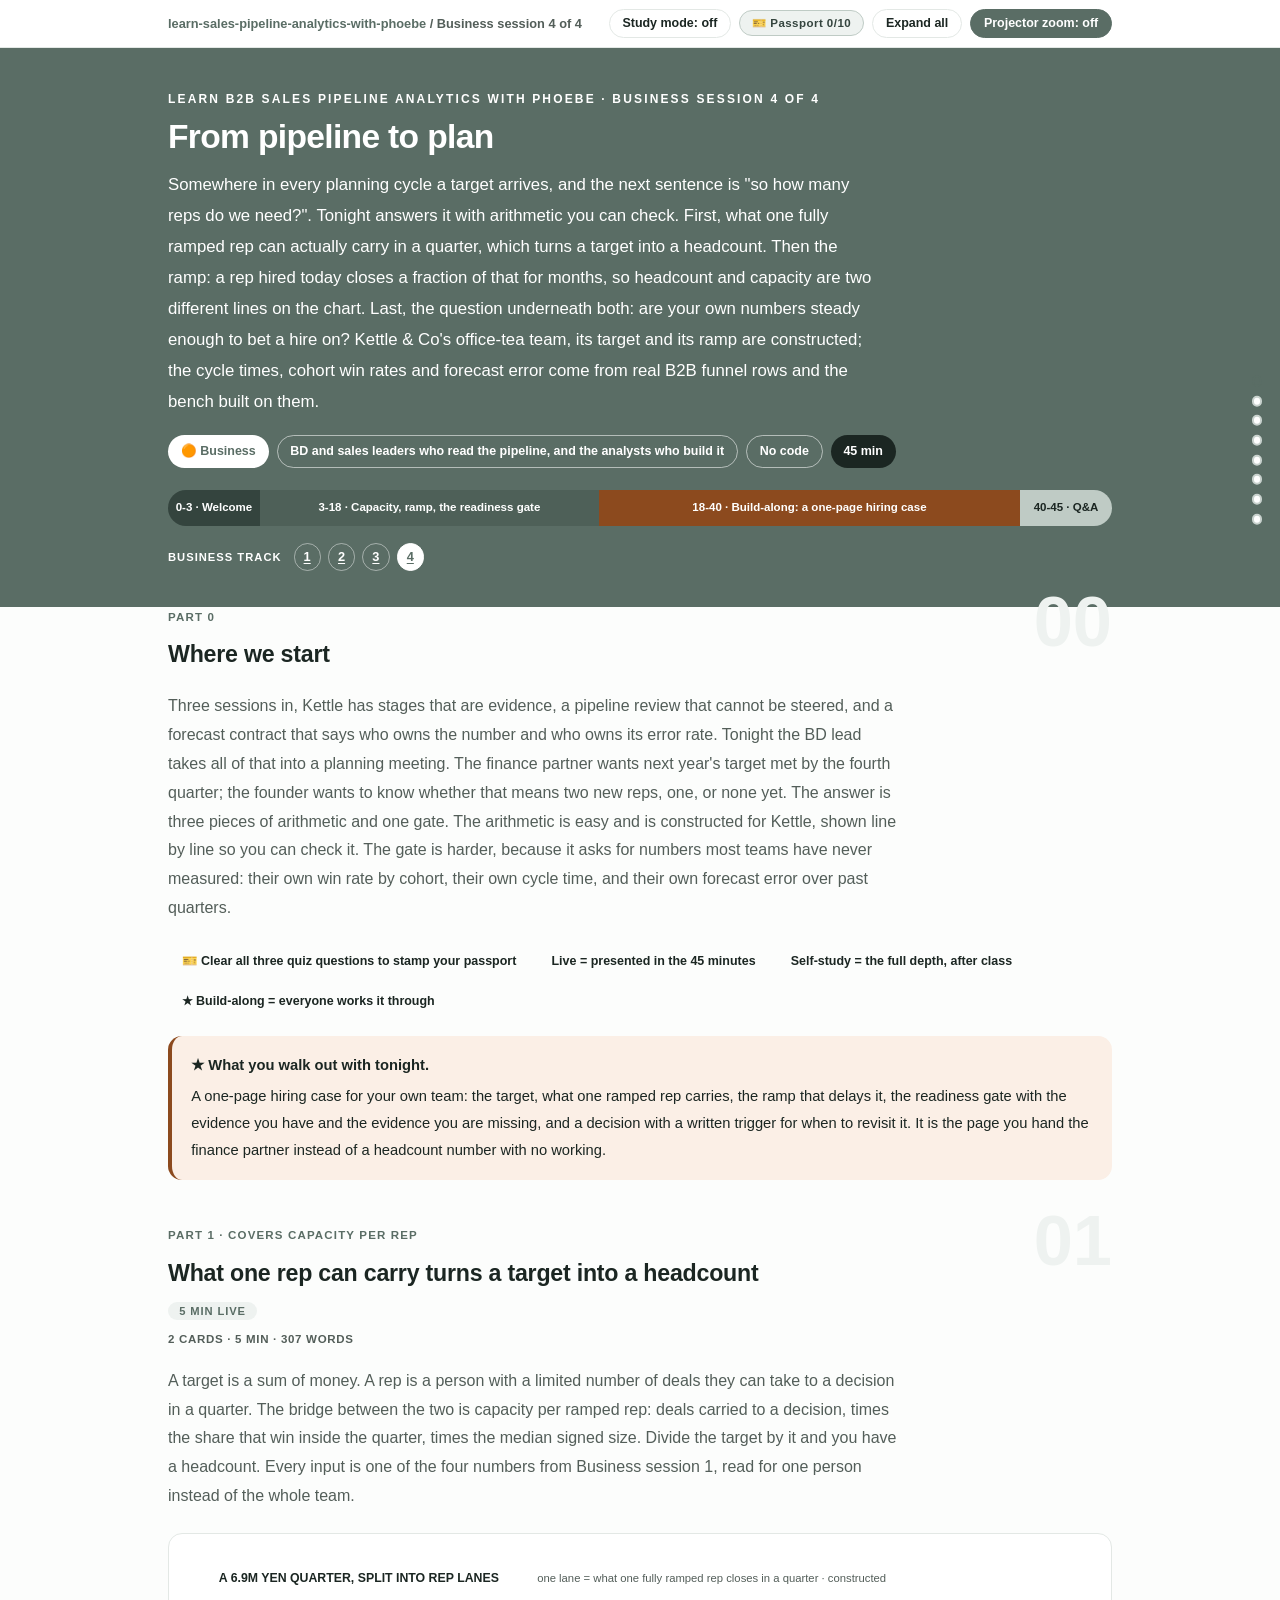
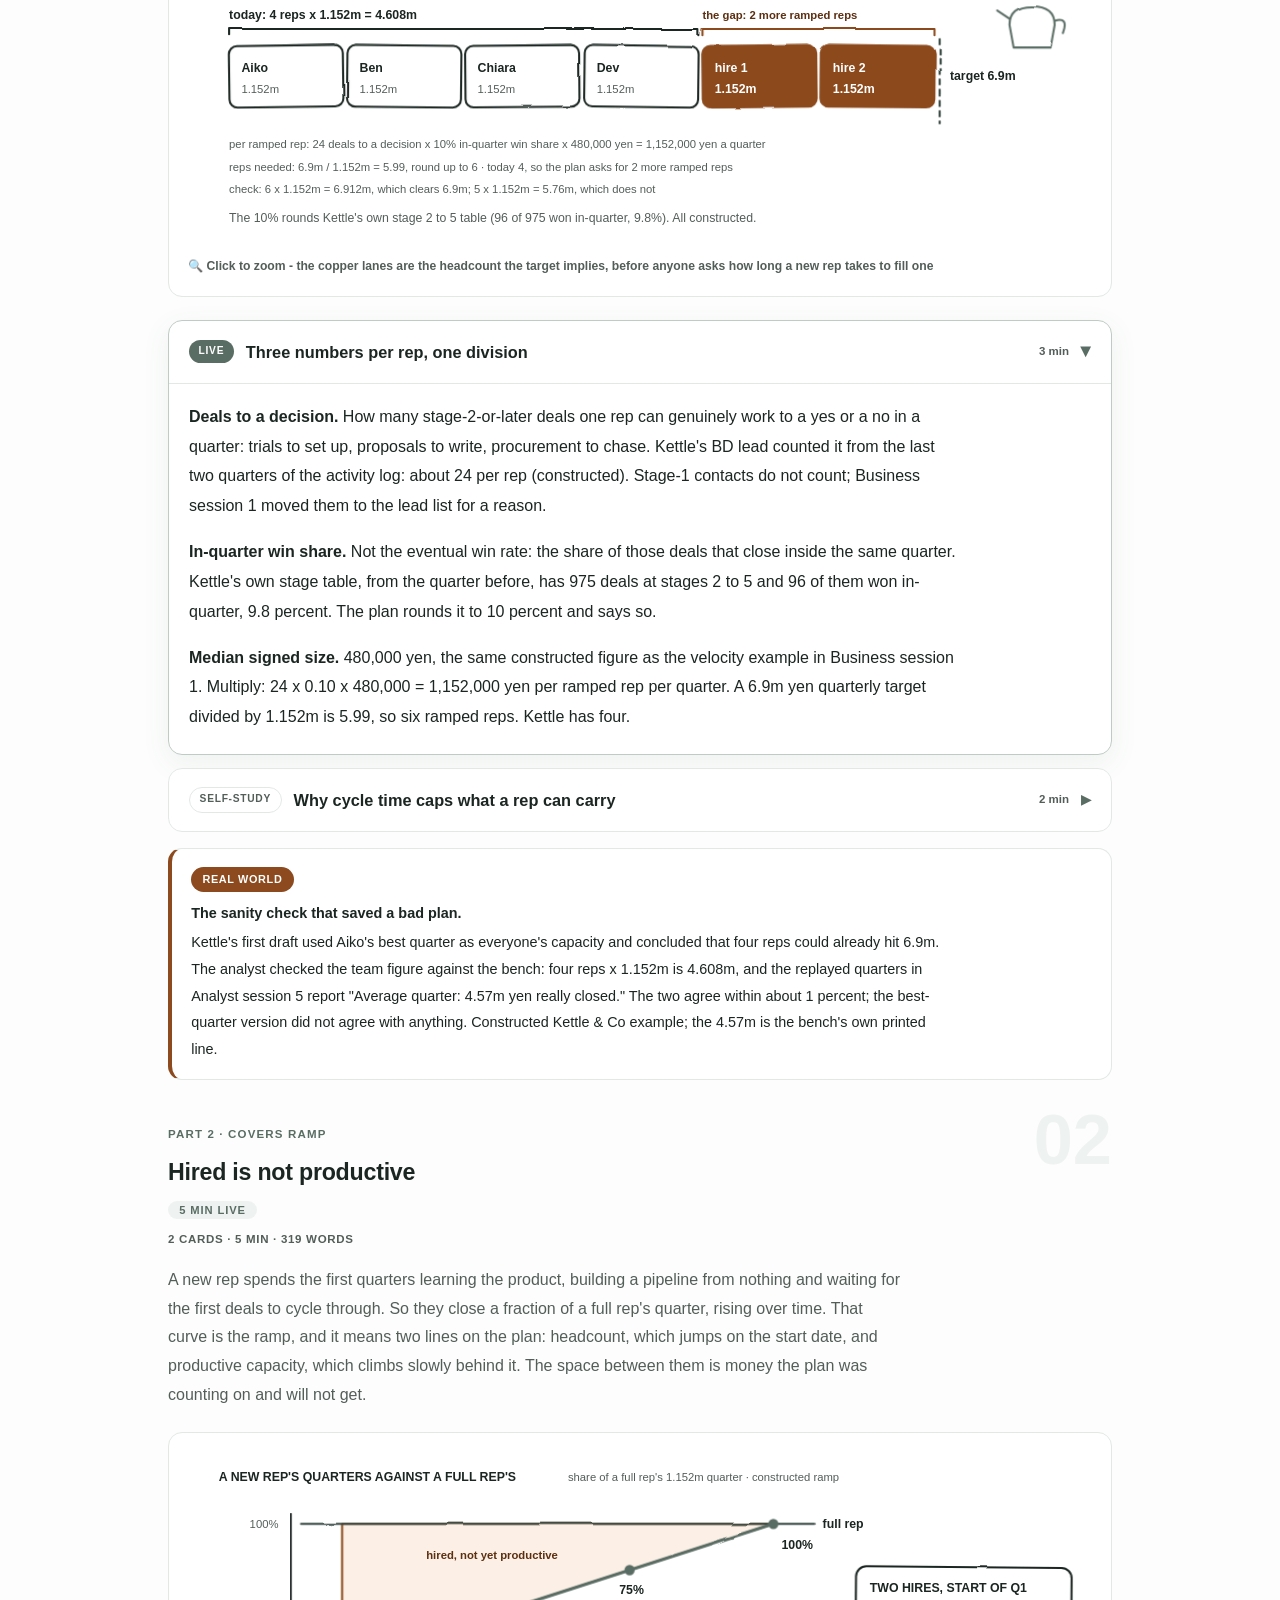
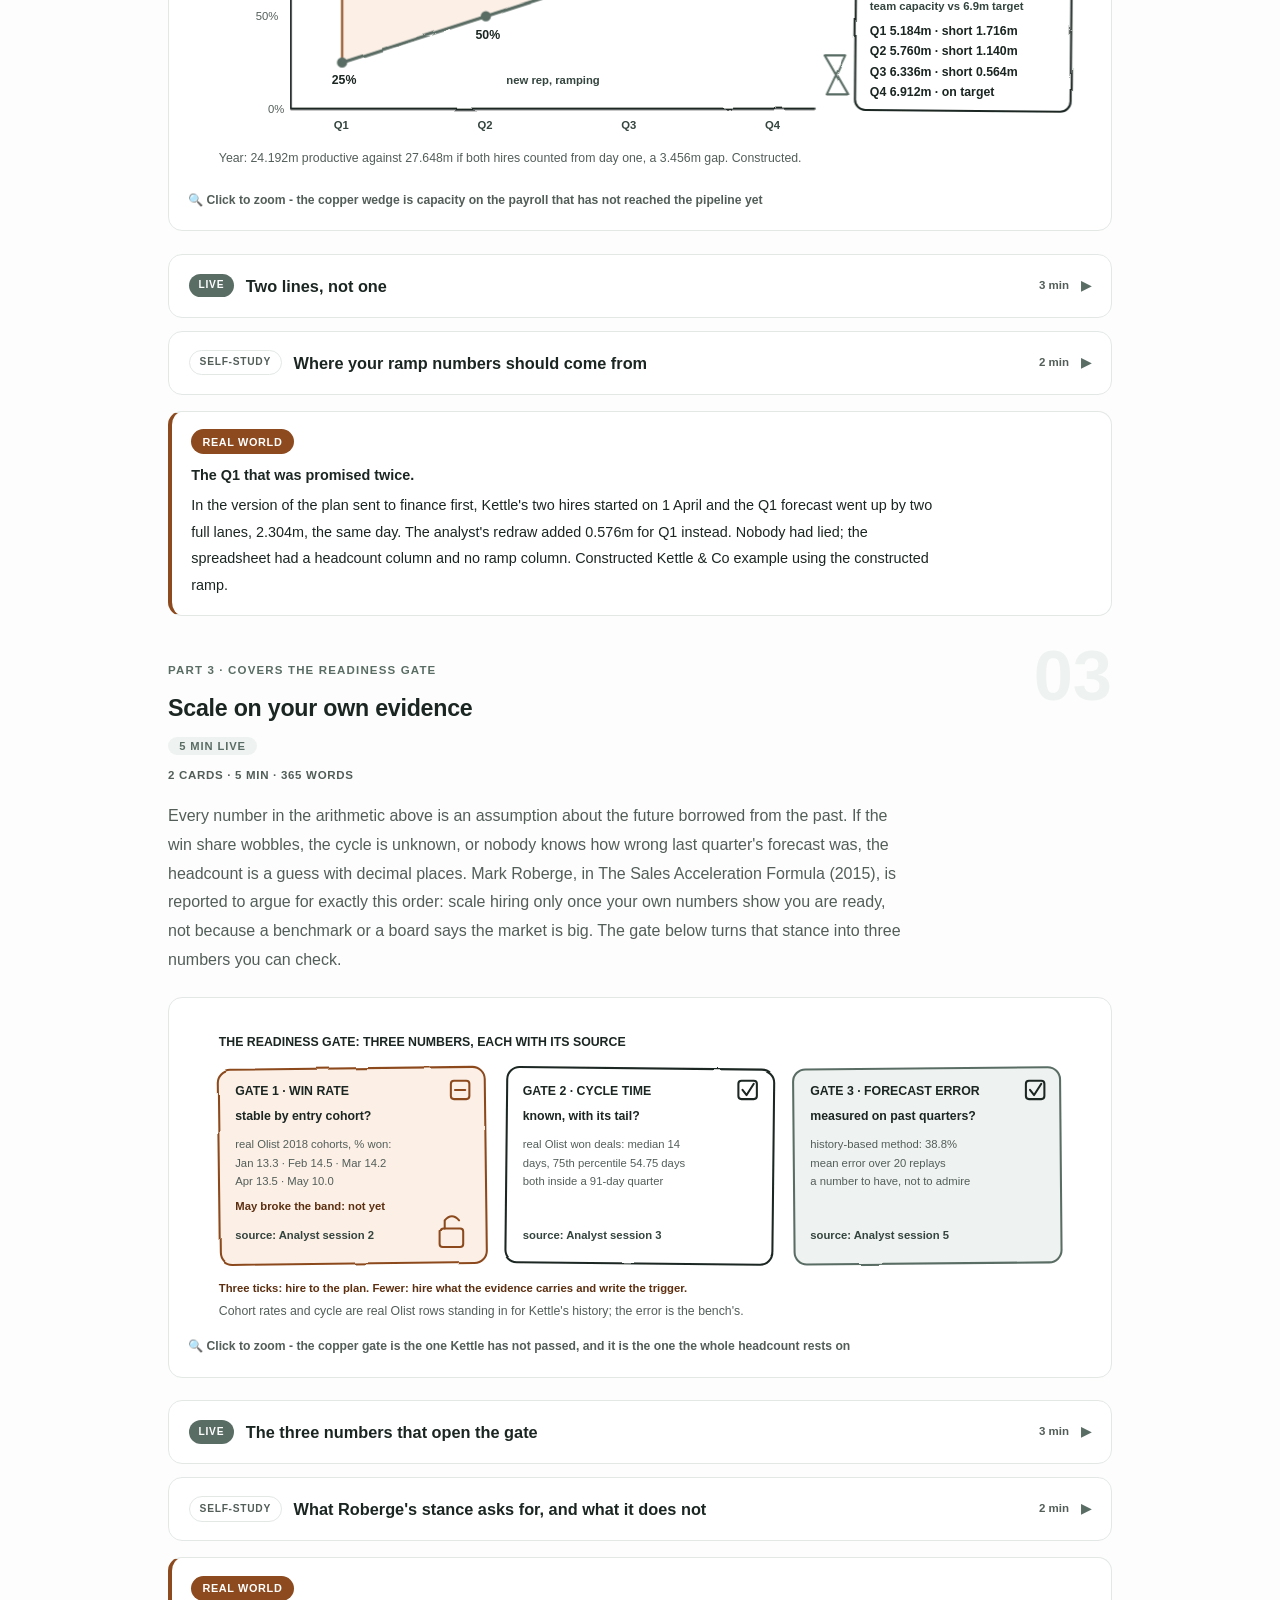
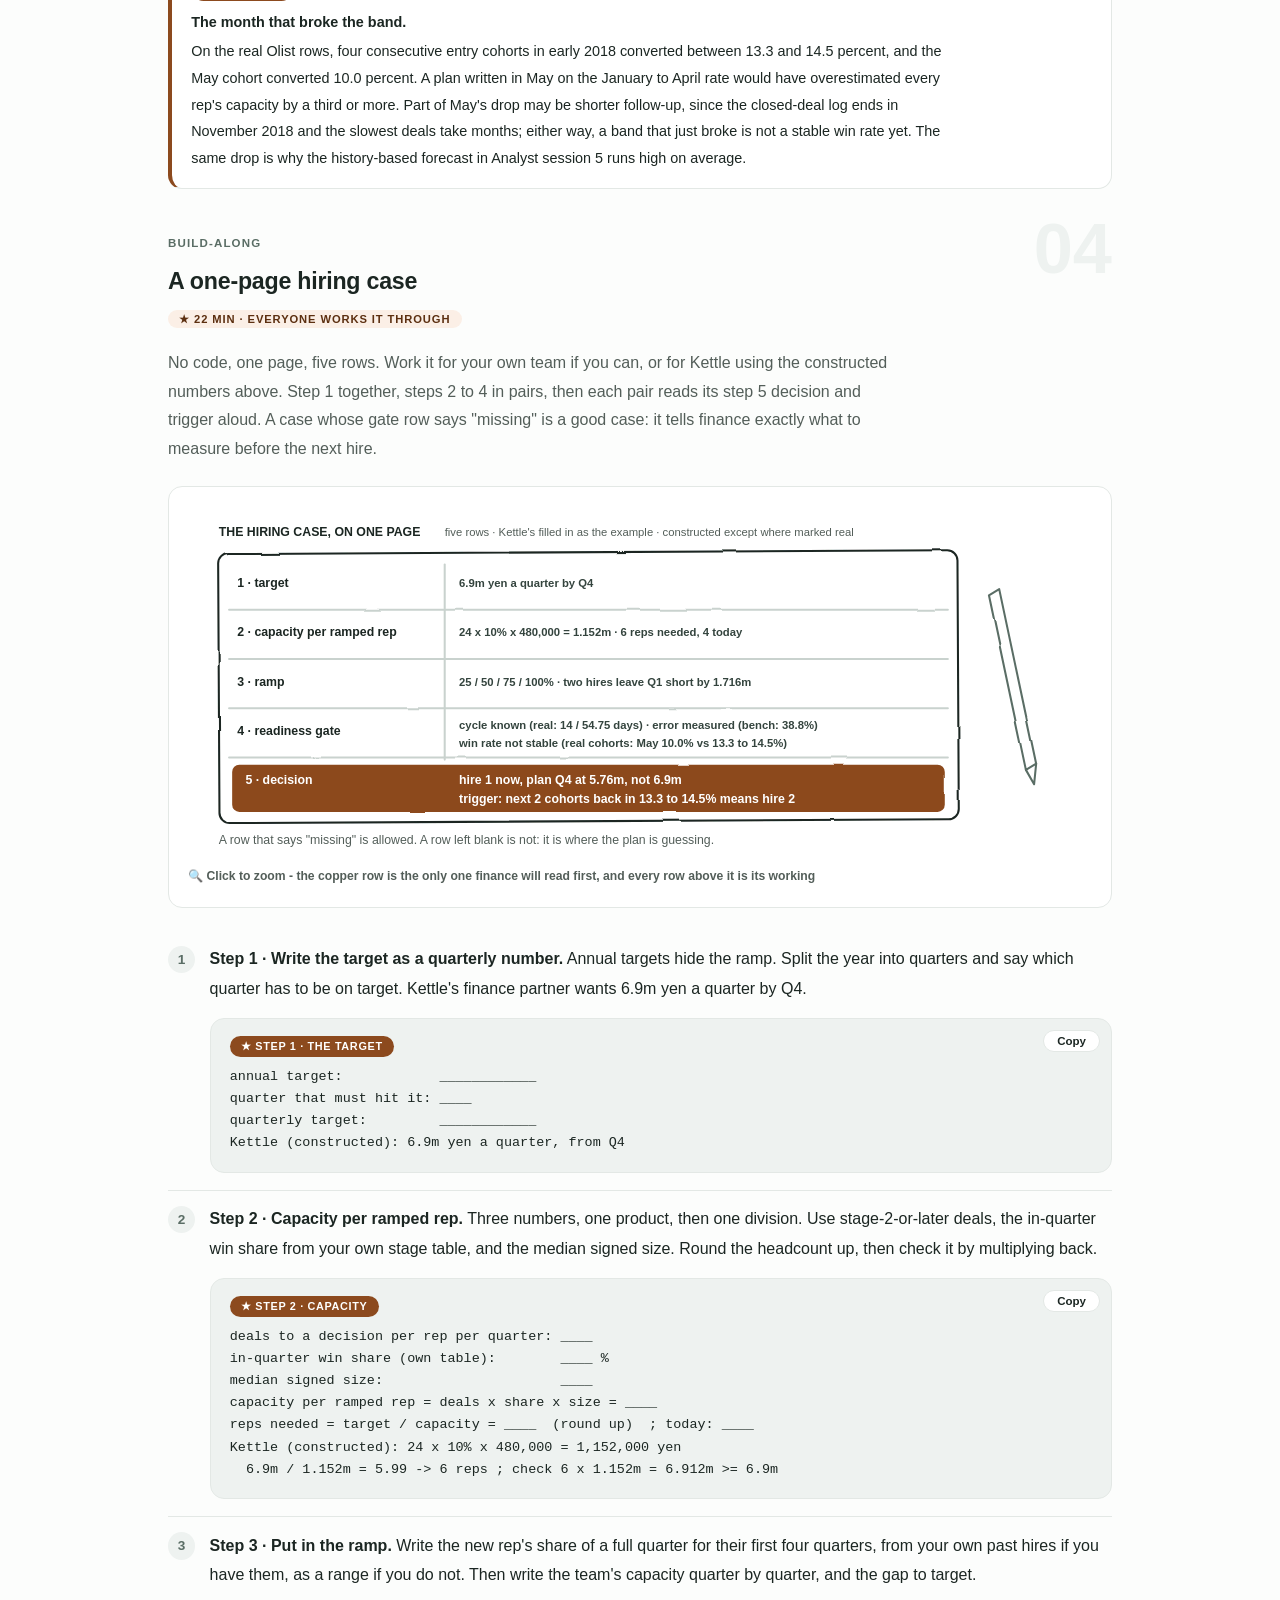
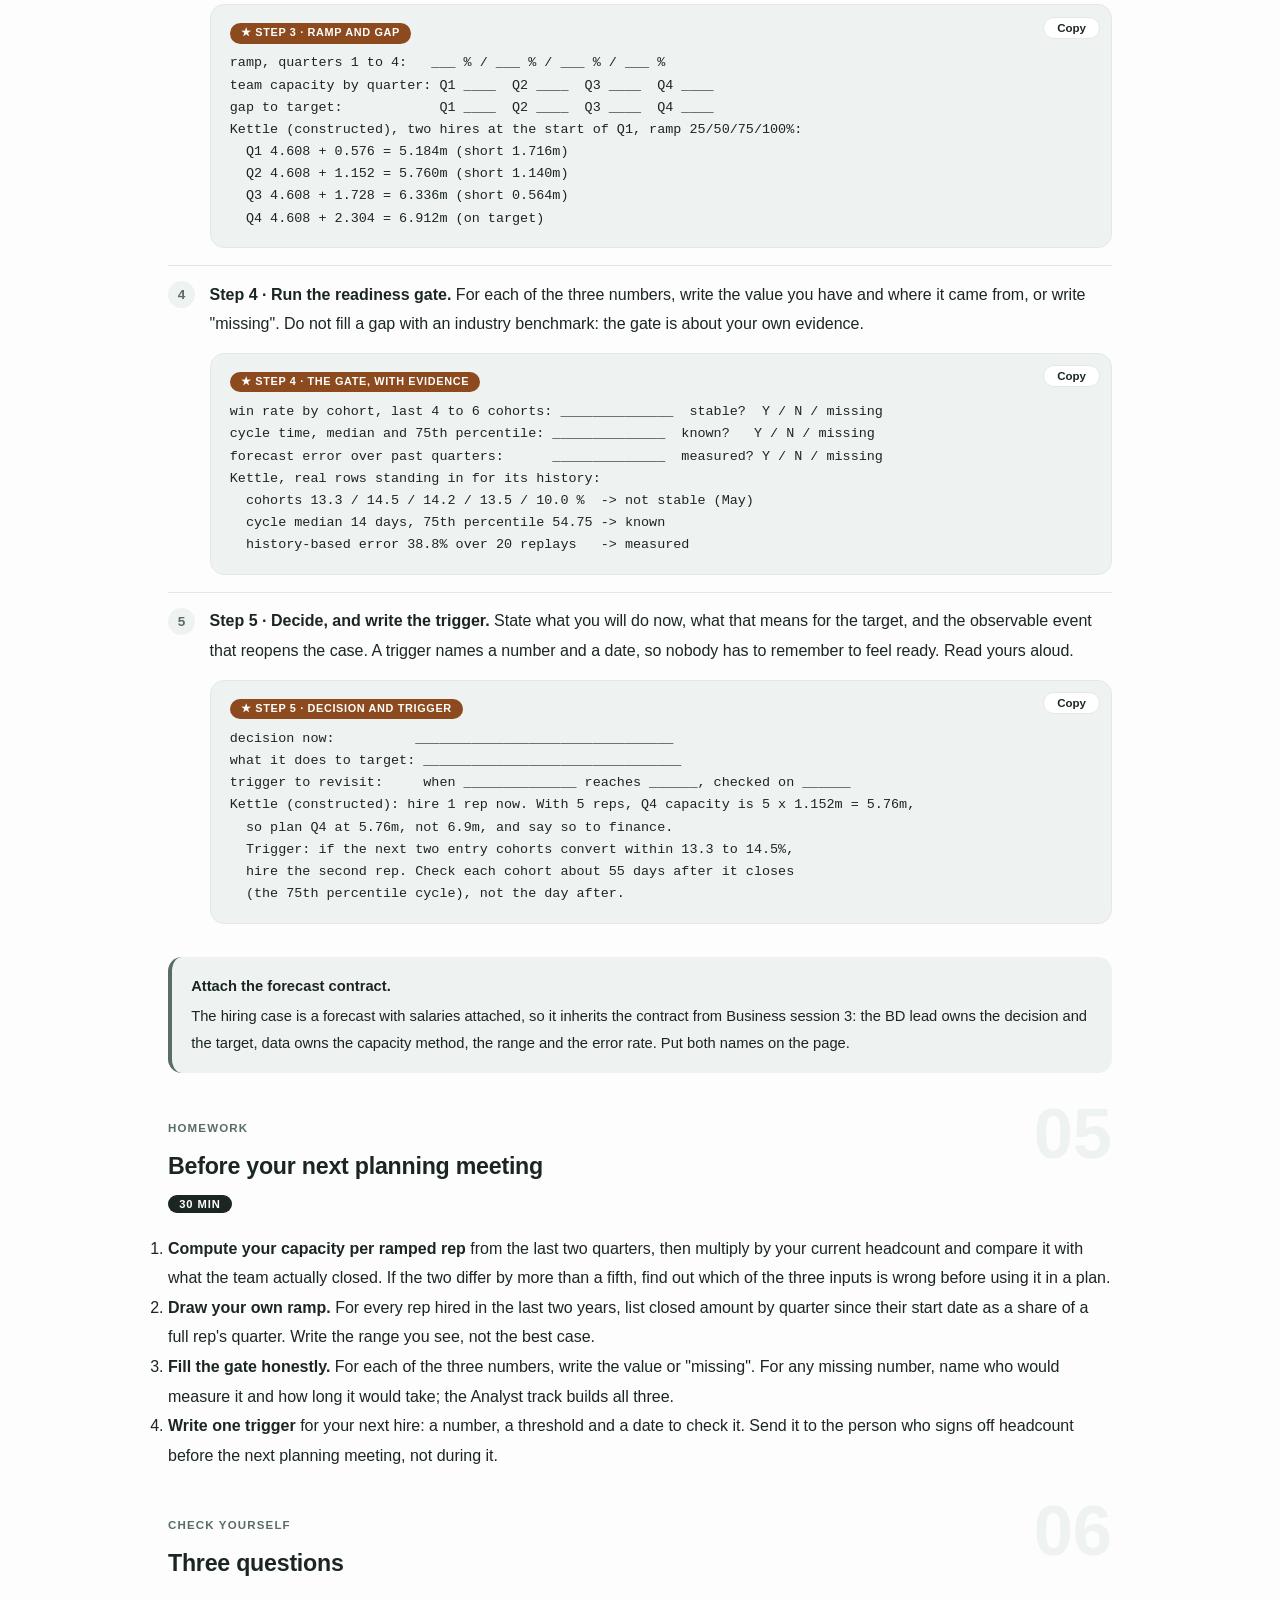
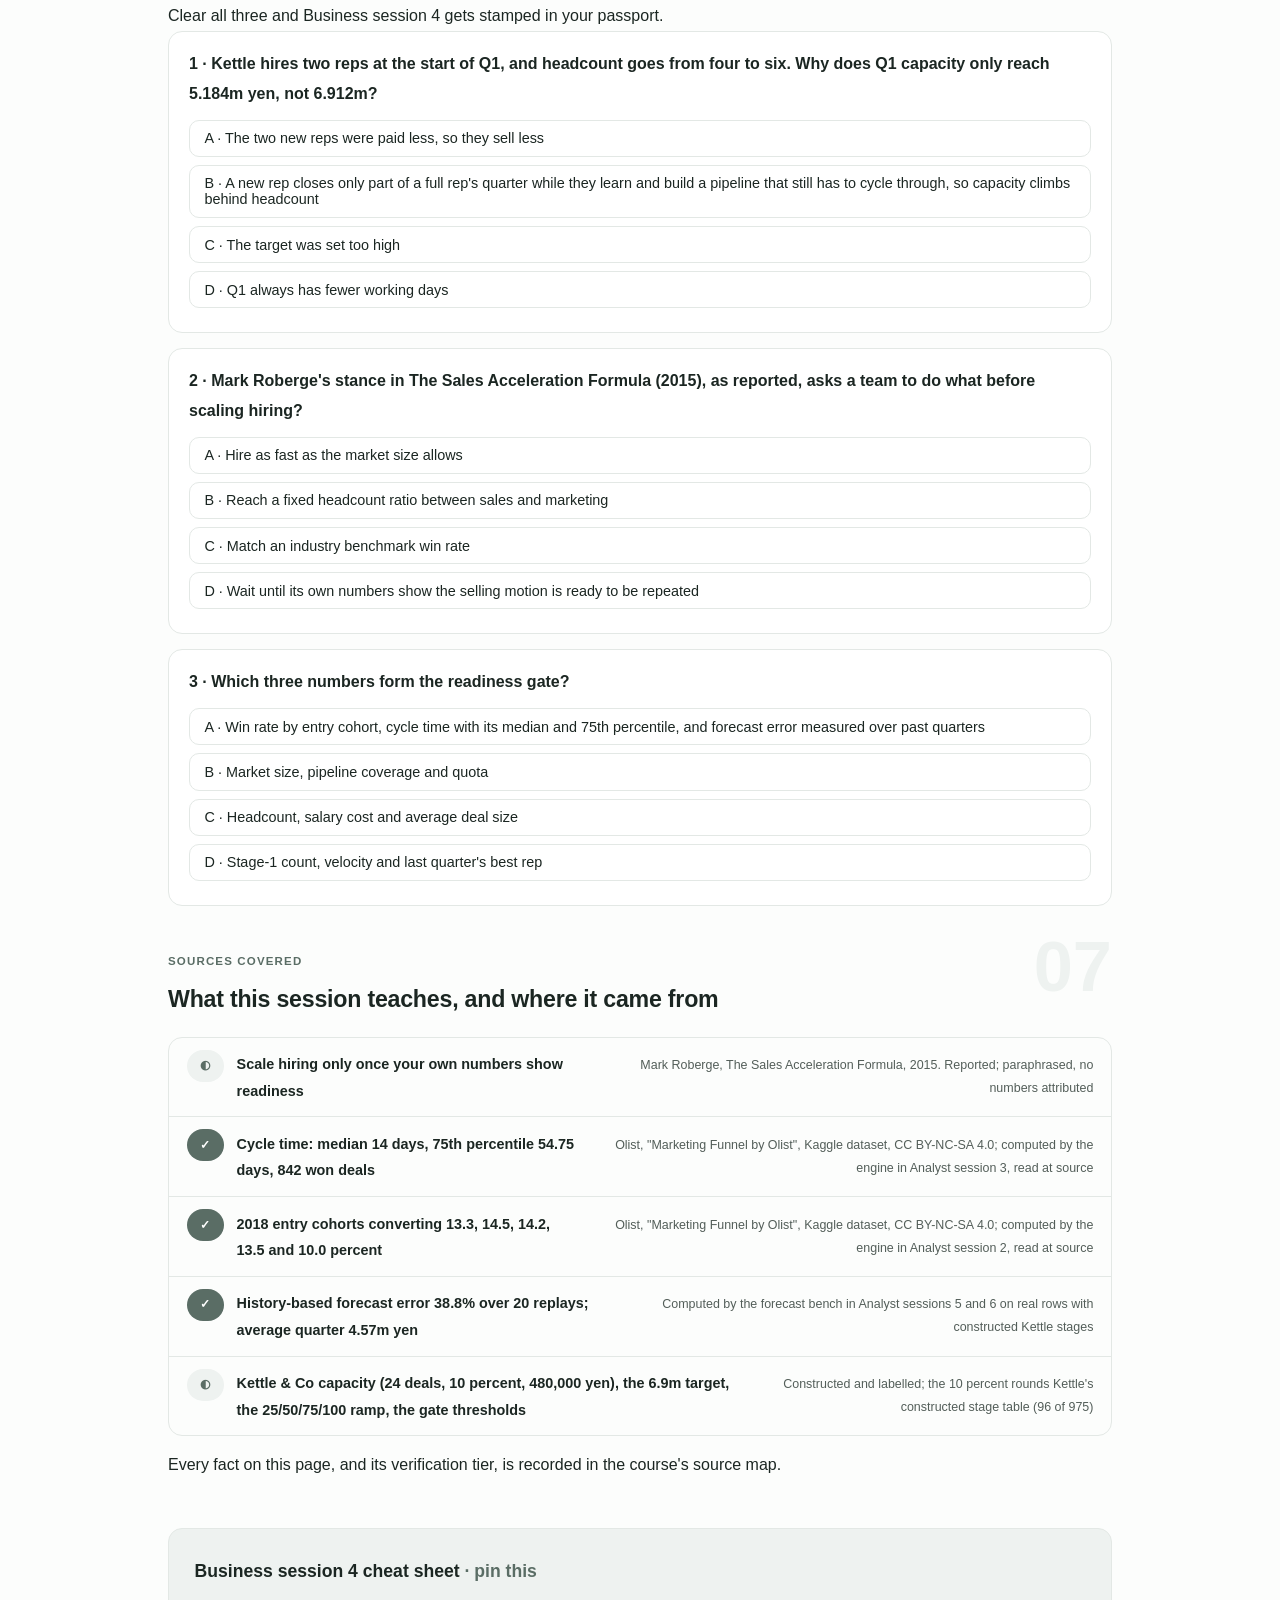
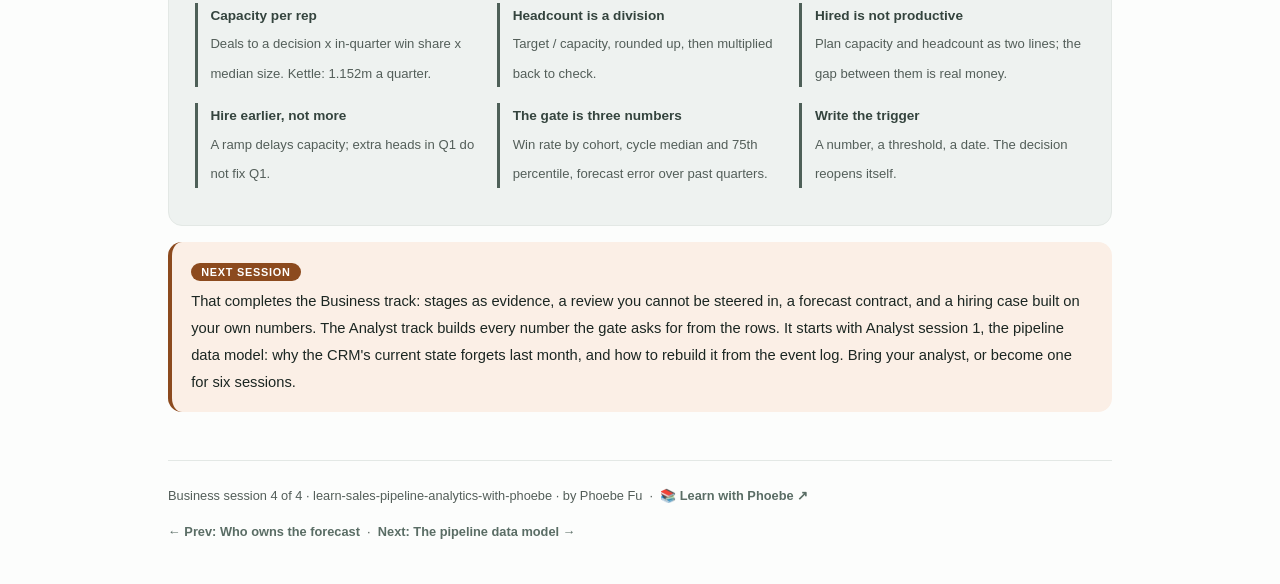
<file: courses/b4-from-pipeline-to-plan.html>
<!DOCTYPE html>
<html lang="en">
<head>
<meta charset="UTF-8">
<meta name="viewport" content="width=device-width, initial-scale=1.0">
<!-- social:start -->
<meta name="description" content="Business session 4 of 4. From pipeline to plan: what one ramped rep can carry turns a target into a headcount, a ramp curve shows why a hire made today delivers later, and a three-number readiness gate decides when to scale. Kettle &amp; Co, a constructed office-tea supplier, writes a one-page hiring case.">
<meta property="og:type" content="article">
<meta property="og:site_name" content="Learn with Phoebe">
<meta property="og:title" content="From pipeline to plan - learn sales pipeline analytics with phoebe">
<meta property="og:description" content="Business session 4 of 4. Capacity per rep, the ramp gap between hired and productive, and the three numbers that must exist before you scale hiring.">
<meta property="og:url" content="https://phoebefu6.github.io/learn-sales-pipeline-analytics-with-phoebe/courses/b4-from-pipeline-to-plan.html">
<meta property="og:image" content="https://phoebefu6.github.io/learn-sales-pipeline-analytics-with-phoebe/assets/og-cover.png">
<meta property="og:image:width" content="1200">
<meta property="og:image:height" content="630">
<meta name="twitter:card" content="summary_large_image">
<meta name="twitter:title" content="From pipeline to plan - learn sales pipeline analytics with phoebe">
<meta name="twitter:description" content="Business session 4 of 4. Capacity, ramp, and a readiness gate built from your own numbers.">
<meta name="twitter:image" content="https://phoebefu6.github.io/learn-sales-pipeline-analytics-with-phoebe/assets/og-cover.png">
<!-- social:end -->
<title>Business session 4 · From pipeline to plan - learn sales pipeline analytics with phoebe</title>
<link rel="stylesheet" href="../assets/style.css?v=5">
</head>
<body>

<div class="toolbar">
  <div class="wrap">
    <span class="crumb"><a href="../index.html">learn-sales-pipeline-analytics-with-phoebe</a> / Business session 4 of 4</span>
    <button class="btn" id="toggle-all" type="button">Expand all</button>
    <button class="btn primary" id="zoom-toggle" type="button">Projector zoom: off</button>
  </div>
</div>

<header class="masthead">
  <div class="wrap">
    <div class="eyebrow">Learn B2B Sales Pipeline Analytics with Phoebe · Business session 4 of 4</div>
    <h1>From pipeline <span class="accent">to plan</span></h1>
    <p class="sub">Somewhere in every planning cycle a target arrives, and the next sentence is "so how many reps do we need?". Tonight answers it with arithmetic you can check. First, what one fully ramped rep can actually carry in a quarter, which turns a target into a headcount. Then the ramp: a rep hired today closes a fraction of that for months, so headcount and capacity are two different lines on the chart. Last, the question underneath both: are your own numbers steady enough to bet a hire on? Kettle &amp; Co's office-tea team, its target and its ramp are constructed; the cycle times, cohort win rates and forecast error come from real B2B funnel rows and the bench built on them.</p>
    <div class="chip-row">
      <span class="chip level">🟠 Business</span>
      <span class="chip audience">BD and sales leaders who read the pipeline, and the analysts who build it</span>
      <span class="chip audience">No code</span>
      <span class="chip time">45 min</span>
    </div>
    <div class="agenda">
      <span class="a1" style="flex:1">0-3 · Welcome</span>
      <span class="a2" style="flex:4">3-18 · Capacity, ramp, the readiness gate</span>
      <span class="a3" style="flex:5">18-40 · Build-along: a one-page hiring case</span>
      <span class="a4" style="flex:1">40-45 · Q&amp;A</span>
    </div>
  </div>
</header>

<main class="wrap">

  <section class="section" id="intro">
    <div class="section-kicker">
      <span class="klabel">Part 0</span>
      <h2>Where we start</h2>
    </div>
    <p class="lede">Three sessions in, Kettle has stages that are evidence, a pipeline review that cannot be steered, and a forecast contract that says who owns the number and who owns its error rate. Tonight the BD lead takes all of that into a planning meeting. The finance partner wants next year's target met by the fourth quarter; the founder wants to know whether that means two new reps, one, or none yet. The answer is three pieces of arithmetic and one gate. The arithmetic is easy and is constructed for Kettle, shown line by line so you can check it. The gate is harder, because it asks for numbers most teams have never measured: their own win rate by cohort, their own cycle time, and their own forecast error over past quarters.</p>

    <div class="legend">
      <span class="pill">🎫 Clear all three quiz questions to stamp your passport</span>
      <span class="pill">Live = presented in the 45 minutes</span>
      <span class="pill">Self-study = the full depth, after class</span>
      <span class="pill">★ Build-along = everyone works it through</span>
    </div>

    <div class="callout win">
      <p><strong>★ What you walk out with tonight.</strong> A one-page hiring case for your own team: the target, what one ramped rep carries, the ramp that delays it, the readiness gate with the evidence you have and the evidence you are missing, and a decision with a written trigger for when to revisit it. It is the page you hand the finance partner instead of a headcount number with no working.</p>
    </div>
  </section>

  <section class="section" id="part-1">
    <div class="section-kicker">
      <span class="klabel">Part 1 · covers capacity per rep</span>
      <h2>What one rep can carry turns a target into a headcount</h2>
      <span class="tag concept">5 min live</span>
    </div>
    <p class="lede">A target is a sum of money. A rep is a person with a limited number of deals they can take to a decision in a quarter. The bridge between the two is capacity per ramped rep: deals carried to a decision, times the share that win inside the quarter, times the median signed size. Divide the target by it and you have a headcount. Every input is one of the four numbers from Business session 1, read for one person instead of the whole team.</p>

    <figure class="zoomable">
      <svg viewBox="0 0 880 284" xmlns="http://www.w3.org/2000/svg" role="img" aria-label="A hand-drawn bar for a quarterly target of 6.9 million yen, split into six rep lanes of 1.152 million yen each. The first four lanes are Aiko, Ben, Chiara and Dev, together 4.608 million yen. The last two lanes, filled in copper, are two new hires the plan needs. A vertical line marks the 6.9 million yen target at the end of the sixth lane. Underneath, the arithmetic: 24 deals to a decision times a 10 percent in-quarter win share times 480,000 yen is 1,152,000 yen per ramped rep; 6.9 million divided by 1.152 million is 5.99, rounded up to 6 reps. All numbers constructed.">
        <defs>
          <filter id="b4aSk" x="-3%" y="-3%" width="106%" height="106%"><feTurbulence type="fractalNoise" baseFrequency="0.02" numOctaves="2" seed="41" result="n"/><feDisplacementMap in="SourceGraphic" in2="n" scale="2.4" xChannelSelector="R" yChannelSelector="G"/></filter>
          <pattern id="b4aHc" patternUnits="userSpaceOnUse" width="7" height="7" patternTransform="rotate(-38)"><line x1="0" y1="0" x2="0" y2="7" stroke="#5A6D65" stroke-width="1" opacity=".5"/></pattern>
          <marker id="b4aAr" viewBox="0 0 10 10" refX="9" refY="5" markerWidth="8" markerHeight="8" orient="auto"><path d="M1 1 L9 5 L1 9" fill="none" stroke="#1B2622" stroke-width="1.6" stroke-linecap="round"/></marker>
        </defs>
        <style>
          .b4aH { font: 800 12px Inter, sans-serif; fill: #1B2622; }
          .b4aL { font: 600 12px Inter, sans-serif; fill: #1B2622; }
          .b4aS { font: 400 11px Inter, sans-serif; fill: #535E59; }
          .b4aB { font: 800 11px Inter, sans-serif; fill: #5C2F10; }
          .b4aW { font: 800 12px Inter, sans-serif; fill: #FFFFFF; }
          .b4aN { font: 400 12px Inter, sans-serif; fill: #535E59; }
        </style>

        <text class="b4aH" x="30" y="28">A 6.9M YEN QUARTER, SPLIT INTO REP LANES</text>
        <text class="b4aS" x="340" y="28">one lane = what one fully ramped rep closes in a quarter · constructed</text>

        <g filter="url(#b4aSk)" fill="none" stroke="#1B2622" stroke-width="2" stroke-linecap="round" stroke-linejoin="round">
          <path d="M40 80 L40 74 L497 74 L497 80"/>
          <path d="M501 80 L501 74 L727 74 L727 80" stroke="#8C4A1E"/>
          <rect x="40" y="90" width="111" height="60" rx="8" transform="rotate(-0.8 95 120)" fill="#FFFFFF"/>
          <rect x="155" y="90" width="111" height="60" rx="8" transform="rotate(0.6 210 120)" fill="#FFFFFF"/>
          <rect x="270" y="90" width="111" height="60" rx="8" transform="rotate(-0.5 325 120)" fill="#FFFFFF"/>
          <rect x="386" y="90" width="111" height="60" rx="8" transform="rotate(0.7 441 120)" fill="#FFFFFF"/>
          <rect x="501" y="90" width="111" height="60" rx="8" transform="rotate(-0.6 556 120)" fill="#8C4A1E" stroke="#8C4A1E"/>
          <rect x="616" y="90" width="111" height="60" rx="8" transform="rotate(0.5 671 120)" fill="#8C4A1E" stroke="#8C4A1E"/>
          <path d="M732 84 L732 166" stroke="#34443E" stroke-dasharray="5 5"/>
          <!-- doodle: a teapot -->
          <path d="M800 70 Q800 52 822 52 Q844 52 844 70 L840 92 L804 92 Z" stroke="#5A6D65"/>
          <path d="M844 66 Q858 62 852 78" stroke="#5A6D65"/>
          <path d="M800 64 L788 56" stroke="#5A6D65"/>
        </g>

        <text class="b4aL" x="40" y="64">today: 4 reps x 1.152m = 4.608m</text>
        <text class="b4aB" x="501" y="64">the gap: 2 more ramped reps</text>

        <text class="b4aL" x="52" y="116">Aiko</text>
        <text class="b4aS" x="52" y="136">1.152m</text>
        <text class="b4aL" x="167" y="116">Ben</text>
        <text class="b4aS" x="167" y="136">1.152m</text>
        <text class="b4aL" x="282" y="116">Chiara</text>
        <text class="b4aS" x="282" y="136">1.152m</text>
        <text class="b4aL" x="398" y="116">Dev</text>
        <text class="b4aS" x="398" y="136">1.152m</text>
        <text class="b4aW" x="513" y="116">hire 1</text>
        <text class="b4aW" x="513" y="136">1.152m</text>
        <text class="b4aW" x="628" y="116">hire 2</text>
        <text class="b4aW" x="628" y="136">1.152m</text>
        <text class="b4aL" x="742" y="124">target 6.9m</text>

        <text class="b4aS" x="40" y="190">per ramped rep: 24 deals to a decision x 10% in-quarter win share x 480,000 yen = 1,152,000 yen a quarter</text>
        <text class="b4aS" x="40" y="212">reps needed: 6.9m / 1.152m = 5.99, round up to 6 · today 4, so the plan asks for 2 more ramped reps</text>
        <text class="b4aS" x="40" y="234">check: 6 x 1.152m = 6.912m, which clears 6.9m; 5 x 1.152m = 5.76m, which does not</text>

        <text class="b4aN" x="40" y="262">The 10% rounds Kettle's own stage 2 to 5 table (96 of 975 won in-quarter, 9.8%). All constructed.</text>
      </svg>
      <figcaption>🔍 Click to zoom - the copper lanes are the headcount the target implies, before anyone asks how long a new rep takes to fill one</figcaption>
    </figure>

    <details class="card" open>
      <summary><span class="mode live">Live</span>Three numbers per rep, one division<span class="mini">3 min</span><span class="caret">▶</span></summary>
      <div class="body">
        <p><strong>Deals to a decision.</strong> How many stage-2-or-later deals one rep can genuinely work to a yes or a no in a quarter: trials to set up, proposals to write, procurement to chase. Kettle's BD lead counted it from the last two quarters of the activity log: about 24 per rep (constructed). Stage-1 contacts do not count; Business session 1 moved them to the lead list for a reason.</p>
        <p><strong>In-quarter win share.</strong> Not the eventual win rate: the share of those deals that close inside the same quarter. Kettle's own stage table, from the quarter before, has 975 deals at stages 2 to 5 and 96 of them won in-quarter, 9.8 percent. The plan rounds it to 10 percent and says so.</p>
        <p><strong>Median signed size.</strong> 480,000 yen, the same constructed figure as the velocity example in Business session 1. Multiply: 24 x 0.10 x 480,000 = 1,152,000 yen per ramped rep per quarter. A 6.9m yen quarterly target divided by 1.152m is 5.99, so six ramped reps. Kettle has four.</p>
      </div>
    </details>

    <details class="card">
      <summary><span class="mode self">Self-study</span>Why cycle time caps what a rep can carry<span class="mini">2 min</span><span class="caret">▶</span></summary>
      <div class="body">
        <p>"Deals to a decision in a quarter" hides a time limit. On the real Olist rows, the median won deal closed 14 days after first contact and the 75th percentile 54.75 days. Kettle's quarter is 91 days. A deal a rep opens in the last eight weeks of the quarter has a fair chance of landing in the next one, so a rep's capacity is a rolling number, not a fresh bucket every quarter. Use the 75th percentile, not the median, when you ask "how late in the quarter can a new deal still count?", because the plan has to survive the slower half of deals.</p>
        <p>Capacity is also not quota. Quota setting and compensation design are separate decisions with their own literature and their own politics; capacity is the input they start from, measured before anybody negotiates.</p>
      </div>
    </details>

    <div class="callout example">
      <span class="ex-pill">Real world</span>
      <p><strong>The sanity check that saved a bad plan.</strong> Kettle's first draft used Aiko's best quarter as everyone's capacity and concluded that four reps could already hit 6.9m. The analyst checked the team figure against the bench: four reps x 1.152m is 4.608m, and the replayed quarters in Analyst session 5 report "Average quarter: 4.57m yen really closed." The two agree within about 1 percent; the best-quarter version did not agree with anything. Constructed Kettle &amp; Co example; the 4.57m is the bench's own printed line.</p>
    </div>
  </section>

  <section class="section" id="part-2">
    <div class="section-kicker">
      <span class="klabel">Part 2 · covers ramp</span>
      <h2>Hired is not productive</h2>
      <span class="tag concept">5 min live</span>
    </div>
    <p class="lede">A new rep spends the first quarters learning the product, building a pipeline from nothing and waiting for the first deals to cycle through. So they close a fraction of a full rep's quarter, rising over time. That curve is the ramp, and it means two lines on the plan: headcount, which jumps on the start date, and productive capacity, which climbs slowly behind it. The space between them is money the plan was counting on and will not get.</p>

    <figure class="zoomable">
      <svg viewBox="0 0 880 318" xmlns="http://www.w3.org/2000/svg" role="img" aria-label="A hand-drawn chart of a new rep's share of a full rep's quarter: 25 percent in quarter 1, 50 percent in quarter 2, 75 percent in quarter 3 and 100 percent in quarter 4, against a flat full rep line at 100 percent. The area between the two lines is shaded copper and labelled hired, not yet productive. A side panel shows team capacity with two hires at the start of quarter 1 against a 6.9 million yen target: 5.184 million in Q1, short 1.716 million; 5.760 million in Q2, short 1.140 million; 6.336 million in Q3, short 0.564 million; 6.912 million in Q4, on target. The ramp percentages are constructed.">
        <defs>
          <filter id="b4bSk" x="-3%" y="-3%" width="106%" height="106%"><feTurbulence type="fractalNoise" baseFrequency="0.02" numOctaves="2" seed="47" result="n"/><feDisplacementMap in="SourceGraphic" in2="n" scale="2.4" xChannelSelector="R" yChannelSelector="G"/></filter>
          <pattern id="b4bHc" patternUnits="userSpaceOnUse" width="7" height="7" patternTransform="rotate(-38)"><line x1="0" y1="0" x2="0" y2="7" stroke="#5A6D65" stroke-width="1" opacity=".5"/></pattern>
          <marker id="b4bAr" viewBox="0 0 10 10" refX="9" refY="5" markerWidth="8" markerHeight="8" orient="auto"><path d="M1 1 L9 5 L1 9" fill="none" stroke="#1B2622" stroke-width="1.6" stroke-linecap="round"/></marker>
        </defs>
        <style>
          .b4bH { font: 800 12px Inter, sans-serif; fill: #1B2622; }
          .b4bL { font: 600 12px Inter, sans-serif; fill: #1B2622; }
          .b4bS { font: 400 11px Inter, sans-serif; fill: #535E59; }
          .b4bB { font: 800 11px Inter, sans-serif; fill: #5C2F10; }
          .b4bA { font: 700 11px Inter, sans-serif; fill: #34443E; }
          .b4bN { font: 400 12px Inter, sans-serif; fill: #535E59; }
        </style>

        <text class="b4bH" x="30" y="28">A NEW REP'S QUARTERS AGAINST A FULL REP'S</text>
        <text class="b4bS" x="370" y="28">share of a full rep's 1.152m quarter · constructed ramp</text>

        <g filter="url(#b4bSk)" fill="none" stroke="#1B2622" stroke-width="2" stroke-linecap="round" stroke-linejoin="round">
          <path d="M150 70 L570 70 L430 115 L290 160 L150 205 Z" fill="#FBEFE6" stroke="#8C4A1E"/>
          <path d="M100 60 L100 250 L610 250"/>
          <path d="M110 70 L610 70" stroke="#34443E"/>
          <path d="M150 205 L290 160 L430 115 L570 70" stroke="#5A6D65" stroke-width="3"/>
          <circle cx="150" cy="205" r="4" fill="#5A6D65" stroke="#5A6D65"/>
          <circle cx="290" cy="160" r="4" fill="#5A6D65" stroke="#5A6D65"/>
          <circle cx="430" cy="115" r="4" fill="#5A6D65" stroke="#5A6D65"/>
          <circle cx="570" cy="70" r="4" fill="#5A6D65" stroke="#5A6D65"/>
          <rect x="650" y="112" width="210" height="140" rx="10" transform="rotate(0.5 755 182)" fill="#FFFFFF"/>
          <!-- doodle: an hourglass -->
          <path d="M620 198 L640 198 L622 236 L642 236 Z" stroke="#5A6D65"/>
        </g>

        <text class="b4bS" x="60" y="74">100%</text>
        <text class="b4bS" x="66" y="164">50%</text>
        <text class="b4bS" x="78" y="254">0%</text>
        <text class="b4bA" x="142" y="270">Q1</text>
        <text class="b4bA" x="282" y="270">Q2</text>
        <text class="b4bA" x="422" y="270">Q3</text>
        <text class="b4bA" x="562" y="270">Q4</text>

        <text class="b4bL" x="140" y="226">25%</text>
        <text class="b4bL" x="280" y="182">50%</text>
        <text class="b4bL" x="420" y="138">75%</text>
        <text class="b4bL" x="578" y="94">100%</text>
        <text class="b4bL" x="618" y="74">full rep</text>
        <text class="b4bB" x="232" y="104">hired, not yet productive</text>
        <text class="b4bA" x="310" y="226">new rep, ramping</text>

        <text class="b4bH" x="664" y="136">TWO HIRES, START OF Q1</text>
        <text class="b4bA" x="664" y="154">team capacity vs 6.9m target</text>
        <text class="b4bL" x="664" y="178">Q1 5.184m · short 1.716m</text>
        <text class="b4bL" x="664" y="198">Q2 5.760m · short 1.140m</text>
        <text class="b4bL" x="664" y="218">Q3 6.336m · short 0.564m</text>
        <text class="b4bL" x="664" y="238">Q4 6.912m · on target</text>

        <text class="b4bN" x="30" y="302">Year: 24.192m productive against 27.648m if both hires counted from day one, a 3.456m gap. Constructed.</text>
      </svg>
      <figcaption>🔍 Click to zoom - the copper wedge is capacity on the payroll that has not reached the pipeline yet</figcaption>
    </figure>

    <details class="card">
      <summary><span class="mode live">Live</span>Two lines, not one<span class="mini">3 min</span><span class="caret">▶</span></summary>
      <div class="body">
        <p><strong>The ramp, constructed for Kettle.</strong> A new rep closes 25 percent of a full rep's quarter in their first quarter, 50 in the second, 75 in the third and the full 1.152m from the fourth. Hire two reps at the start of Q1 and the new capacity is 2 x 0.25 x 1.152m = 0.576m in Q1, then 1.152m, 1.728m and 2.304m.</p>
        <p><strong>Team capacity against the 6.9m target.</strong> Add the four existing reps' 4.608m: Q1 5.184m (short 1.716m), Q2 5.760m (short 1.140m), Q3 6.336m (short 0.564m), Q4 6.912m (on target). Headcount hit six on day one; capacity hit six reps' worth in Q4.</p>
        <p><strong>The year in one subtraction.</strong> Counted as if both hires were productive from day one, the year holds 4 x 6.912m = 27.648m. With the ramp it holds 5.184 + 5.760 + 6.336 + 6.912 = 24.192m. The difference, 3.456m, is the cost of pretending headcount is capacity. A plan that wants Q1 on target has to hire earlier, not hire more.</p>
      </div>
    </details>

    <details class="card">
      <summary><span class="mode self">Self-study</span>Where your ramp numbers should come from<span class="mini">2 min</span><span class="caret">▶</span></summary>
      <div class="body">
        <p>Kettle's 25, 50, 75, 100 is a teaching shape, not a benchmark. Your own ramp comes from your own past hires: each rep's closed amount by quarter since their start date, divided by the full-rep figure. With three or four past hires the curve will be noisy, and that is the honest answer: write the ramp as a range ("first quarter 15 to 35 percent") and carry the range into the plan.</p>
        <p>Ramp also has a mechanical floor that no onboarding programme removes: a new rep starts with an empty pipeline, and deals take time to close. With a real median of 14 days and a 75th percentile of 54.75 days from first contact to won, a rep who opens their first deals in week three will see a slow-tail share of them land only in the second quarter. If your own cycle is longer, your ramp is longer, whatever the training plan says.</p>
      </div>
    </details>

    <div class="callout example">
      <span class="ex-pill">Real world</span>
      <p><strong>The Q1 that was promised twice.</strong> In the version of the plan sent to finance first, Kettle's two hires started on 1 April and the Q1 forecast went up by two full lanes, 2.304m, the same day. The analyst's redraw added 0.576m for Q1 instead. Nobody had lied; the spreadsheet had a headcount column and no ramp column. Constructed Kettle &amp; Co example using the constructed ramp.</p>
    </div>
  </section>

  <section class="section" id="part-3">
    <div class="section-kicker">
      <span class="klabel">Part 3 · covers the readiness gate</span>
      <h2>Scale on your own evidence</h2>
      <span class="tag concept">5 min live</span>
    </div>
    <p class="lede">Every number in the arithmetic above is an assumption about the future borrowed from the past. If the win share wobbles, the cycle is unknown, or nobody knows how wrong last quarter's forecast was, the headcount is a guess with decimal places. Mark Roberge, in The Sales Acceleration Formula (2015), is reported to argue for exactly this order: scale hiring only once your own numbers show you are ready, not because a benchmark or a board says the market is big. The gate below turns that stance into three numbers you can check.</p>

    <figure class="zoomable">
      <svg viewBox="0 0 880 300" xmlns="http://www.w3.org/2000/svg" role="img" aria-label="Three hand-drawn gate cards. Gate 1, win rate stable by entry cohort, drawn in copper as the one not yet passed: real Olist 2018 cohorts converted 13.3 percent in January, 14.5 in February, 14.2 in March, 13.5 in April and 10.0 in May; source Analyst session 2. Gate 2, cycle time known with its tail, ticked: real Olist median 14 days, 75th percentile 54.75 days, inside a 91-day quarter; source Analyst session 3. Gate 3, forecast error measured on past quarters, ticked: the history-based method's mean error is 38.8 percent over 20 replayed quarters; source Analyst session 5.">
        <defs>
          <filter id="b4cSk" x="-3%" y="-3%" width="106%" height="106%"><feTurbulence type="fractalNoise" baseFrequency="0.02" numOctaves="2" seed="53" result="n"/><feDisplacementMap in="SourceGraphic" in2="n" scale="2.4" xChannelSelector="R" yChannelSelector="G"/></filter>
          <pattern id="b4cHc" patternUnits="userSpaceOnUse" width="7" height="7" patternTransform="rotate(-38)"><line x1="0" y1="0" x2="0" y2="7" stroke="#5A6D65" stroke-width="1" opacity=".5"/></pattern>
          <marker id="b4cAr" viewBox="0 0 10 10" refX="9" refY="5" markerWidth="8" markerHeight="8" orient="auto"><path d="M1 1 L9 5 L1 9" fill="none" stroke="#1B2622" stroke-width="1.6" stroke-linecap="round"/></marker>
        </defs>
        <style>
          .b4cH { font: 800 12px Inter, sans-serif; fill: #1B2622; }
          .b4cL { font: 600 12px Inter, sans-serif; fill: #1B2622; }
          .b4cS { font: 400 11px Inter, sans-serif; fill: #535E59; }
          .b4cB { font: 800 11px Inter, sans-serif; fill: #5C2F10; }
          .b4cA { font: 700 11px Inter, sans-serif; fill: #34443E; }
          .b4cN { font: 400 12px Inter, sans-serif; fill: #535E59; }
        </style>

        <text class="b4cH" x="30" y="28">THE READINESS GATE: THREE NUMBERS, EACH WITH ITS SOURCE</text>

        <g filter="url(#b4cSk)" fill="none" stroke="#1B2622" stroke-width="2" stroke-linecap="round" stroke-linejoin="round">
          <rect x="30" y="50" width="260" height="190" rx="12" transform="rotate(-0.7 160 145)" fill="#FBEFE6" stroke="#8C4A1E"/>
          <rect x="310" y="50" width="260" height="190" rx="12" transform="rotate(0.6 440 145)" fill="#FFFFFF"/>
          <rect x="590" y="50" width="260" height="190" rx="12" transform="rotate(-0.5 720 145)" fill="#EEF2F0" stroke="#5A6D65"/>
          <rect x="256" y="62" width="18" height="18" rx="3" stroke="#8C4A1E"/>
          <path d="M260 71 L270 71" stroke="#8C4A1E"/>
          <rect x="536" y="62" width="18" height="18" rx="3"/>
          <path d="M540 71 L544 76 L551 65"/>
          <rect x="816" y="62" width="18" height="18" rx="3"/>
          <path d="M820 71 L824 76 L831 65"/>
          <!-- doodle: a padlock on the open gate -->
          <rect x="246" y="206" width="22" height="18" rx="3" stroke="#8C4A1E"/>
          <path d="M250 206 L250 198 Q257 190 264 198" stroke="#8C4A1E"/>
        </g>

        <text class="b4cH" x="46" y="76">GATE 1 · WIN RATE</text>
        <text class="b4cL" x="46" y="100">stable by entry cohort?</text>
        <text class="b4cS" x="46" y="128">real Olist 2018 cohorts, % won:</text>
        <text class="b4cS" x="46" y="146">Jan 13.3 · Feb 14.5 · Mar 14.2</text>
        <text class="b4cS" x="46" y="164">Apr 13.5 · May 10.0</text>
        <text class="b4cB" x="46" y="188">May broke the band: not yet</text>
        <text class="b4cA" x="46" y="216">source: Analyst session 2</text>

        <text class="b4cH" x="326" y="76">GATE 2 · CYCLE TIME</text>
        <text class="b4cL" x="326" y="100">known, with its tail?</text>
        <text class="b4cS" x="326" y="128">real Olist won deals: median 14</text>
        <text class="b4cS" x="326" y="146">days, 75th percentile 54.75 days</text>
        <text class="b4cS" x="326" y="164">both inside a 91-day quarter</text>
        <text class="b4cA" x="326" y="216">source: Analyst session 3</text>

        <text class="b4cH" x="606" y="76">GATE 3 · FORECAST ERROR</text>
        <text class="b4cL" x="606" y="100">measured on past quarters?</text>
        <text class="b4cS" x="606" y="128">history-based method: 38.8%</text>
        <text class="b4cS" x="606" y="146">mean error over 20 replays</text>
        <text class="b4cS" x="606" y="164">a number to have, not to admire</text>
        <text class="b4cA" x="606" y="216">source: Analyst session 5</text>

        <text class="b4cB" x="30" y="268">Three ticks: hire to the plan. Fewer: hire what the evidence carries and write the trigger.</text>
        <text class="b4cN" x="30" y="290">Cohort rates and cycle are real Olist rows standing in for Kettle's history; the error is the bench's.</text>
      </svg>
      <figcaption>🔍 Click to zoom - the copper gate is the one Kettle has not passed, and it is the one the whole headcount rests on</figcaption>
    </figure>

    <details class="card">
      <summary><span class="mode live">Live</span>The three numbers that open the gate<span class="mini">3 min</span><span class="caret">▶</span></summary>
      <div class="body">
        <p><strong>1 · A win rate that holds still, by cohort.</strong> The capacity line multiplies by a win share. If that share moves by a third from one entry month to the next, so does every rep's capacity. On the real Olist rows standing in for Kettle's history, the January to April 2018 cohorts converted 13.3, 14.5, 14.2 and 13.5 percent; May converted 10.0. Analyst session 2 shows why it has to be read by cohort, not by period.</p>
        <p><strong>2 · A cycle time you know, with its tail.</strong> The ramp and the quarter boundary both depend on it. Real median 14 days, 75th percentile 54.75 days (Analyst session 3). Without the 75th percentile you cannot say how much of a new rep's first pipeline lands in their second quarter.</p>
        <p><strong>3 · A forecast error you have measured over past quarters.</strong> The plan is a forecast with names on it. If you do not know how wrong your forecasts usually are, you do not know how wrong the plan is. The bench in Analyst session 5 reports "Smallest error: history-based, 38.8%." over 20 replayed quarters: that is the kind of number to have before a hiring decision, even though it is not a comfortable one. Applied to a 6.9m target, a typical miss of that size is about 2.7m yen (6.9 x 0.388 = 2.68, constructed arithmetic).</p>
      </div>
    </details>

    <details class="card">
      <summary><span class="mode self">Self-study</span>What Roberge's stance asks for, and what it does not<span class="mini">2 min</span><span class="caret">▶</span></summary>
      <div class="body">
        <p>As reported, Roberge's argument in The Sales Acceleration Formula is about order: prove the selling motion works on your own numbers, then scale the team. It does not hand you thresholds. No number on this page is his; the three gates and every threshold in the build-along are constructed so you can practise the reasoning, and your own thresholds should come from your own history and your own appetite for risk.</p>
        <p>The same gate appears from the other side in <a href="https://phoebefu6.github.io/learn-market-sizing-with-phoebe/courses/b4-from-size-to-plan.html">Market Sizing, Business session 4 ↗</a>, where a market size is turned into a plan and the question is whether the size estimate is good enough to hire against. That page owns the sizing; this one starts where the pipeline is. Read together, a big market and a ready pipeline are two separate conditions, and a plan needs both.</p>
      </div>
    </details>

    <div class="callout example">
      <span class="ex-pill">Real world</span>
      <p><strong>The month that broke the band.</strong> On the real Olist rows, four consecutive entry cohorts in early 2018 converted between 13.3 and 14.5 percent, and the May cohort converted 10.0 percent. A plan written in May on the January to April rate would have overestimated every rep's capacity by a third or more. Part of May's drop may be shorter follow-up, since the closed-deal log ends in November 2018 and the slowest deals take months; either way, a band that just broke is not a stable win rate yet. The same drop is why the history-based forecast in Analyst session 5 runs high on average.</p>
    </div>
  </section>

  <section class="section" id="demo-1">
    <div class="section-kicker">
      <span class="klabel">Build-along</span>
      <h2>A one-page hiring case</h2>
      <span class="tag demo">★ 22 min · everyone works it through</span>
    </div>
    <p class="lede">No code, one page, five rows. Work it for your own team if you can, or for Kettle using the constructed numbers above. Step 1 together, steps 2 to 4 in pairs, then each pair reads its step 5 decision and trigger aloud. A case whose gate row says "missing" is a good case: it tells finance exactly what to measure before the next hire.</p>

    <figure class="zoomable">
      <svg viewBox="0 0 880 340" xmlns="http://www.w3.org/2000/svg" role="img" aria-label="A hand-drawn single page with five rows. 1, target: 6.9 million yen a quarter by Q4. 2, capacity per ramped rep: 24 deals times 10 percent times 480,000 yen is 1.152 million, so 6 reps needed against 4 today. 3, ramp: 25, 50, 75, 100 percent, Q1 short 1.716 million with two hires. 4, readiness gate: cycle known, error measured at 38.8 percent, win rate wobbling with May at 10.0 percent. 5, in copper, decision and trigger: hire one rep now and plan Q4 at 5.76 million; hire the second when the next two cohorts convert within 13.3 to 14.5 percent. Constructed Kettle example.">
        <defs>
          <filter id="b4dSk" x="-3%" y="-3%" width="106%" height="106%"><feTurbulence type="fractalNoise" baseFrequency="0.02" numOctaves="2" seed="59" result="n"/><feDisplacementMap in="SourceGraphic" in2="n" scale="2.4" xChannelSelector="R" yChannelSelector="G"/></filter>
          <pattern id="b4dHc" patternUnits="userSpaceOnUse" width="7" height="7" patternTransform="rotate(-38)"><line x1="0" y1="0" x2="0" y2="7" stroke="#5A6D65" stroke-width="1" opacity=".5"/></pattern>
          <marker id="b4dAr" viewBox="0 0 10 10" refX="9" refY="5" markerWidth="8" markerHeight="8" orient="auto"><path d="M1 1 L9 5 L1 9" fill="none" stroke="#1B2622" stroke-width="1.6" stroke-linecap="round"/></marker>
        </defs>
        <style>
          .b4dH { font: 800 12px Inter, sans-serif; fill: #1B2622; }
          .b4dL { font: 600 12px Inter, sans-serif; fill: #1B2622; }
          .b4dS { font: 400 11px Inter, sans-serif; fill: #535E59; }
          .b4dA { font: 700 11px Inter, sans-serif; fill: #34443E; }
          .b4dW { font: 800 12px Inter, sans-serif; fill: #FFFFFF; }
          .b4dN { font: 400 12px Inter, sans-serif; fill: #535E59; }
        </style>

        <text class="b4dH" x="30" y="28">THE HIRING CASE, ON ONE PAGE</text>
        <text class="b4dS" x="250" y="28">five rows · Kettle's filled in as the example · constructed except where marked real</text>

        <g filter="url(#b4dSk)" fill="none" stroke="#1B2622" stroke-width="2" stroke-linecap="round" stroke-linejoin="round">
          <rect x="30" y="44" width="720" height="262" rx="10" transform="rotate(-0.3 390 175)" fill="#FFFFFF"/>
          <path d="M250 56 L250 246" stroke="#C9D2CE"/>
          <path d="M40 100 L740 100 M40 148 L740 148 M40 196 L740 196 M40 244 L740 244" stroke="#C9D2CE"/>
          <rect x="44" y="252" width="692" height="44" rx="6" fill="#8C4A1E" stroke="#8C4A1E"/>
          <!-- doodle: a pen -->
          <path d="M790 80 L826 250 L816 256 L780 86 Z" stroke="#5A6D65"/>
          <path d="M816 256 L824 270 L826 250" stroke="#5A6D65"/>
        </g>

        <text class="b4dL" x="48" y="78">1 · target</text>
        <text class="b4dA" x="264" y="78">6.9m yen a quarter by Q4</text>
        <text class="b4dL" x="48" y="126">2 · capacity per ramped rep</text>
        <text class="b4dA" x="264" y="126">24 x 10% x 480,000 = 1.152m · 6 reps needed, 4 today</text>
        <text class="b4dL" x="48" y="174">3 · ramp</text>
        <text class="b4dA" x="264" y="174">25 / 50 / 75 / 100% · two hires leave Q1 short by 1.716m</text>
        <text class="b4dL" x="48" y="222">4 · readiness gate</text>
        <text class="b4dA" x="264" y="216">cycle known (real: 14 / 54.75 days) · error measured (bench: 38.8%)</text>
        <text class="b4dA" x="264" y="234">win rate not stable (real cohorts: May 10.0% vs 13.3 to 14.5%)</text>
        <text class="b4dW" x="56" y="270">5 · decision</text>
        <text class="b4dW" x="264" y="270">hire 1 now, plan Q4 at 5.76m, not 6.9m</text>
        <text class="b4dW" x="264" y="288">trigger: next 2 cohorts back in 13.3 to 14.5% means hire 2</text>

        <text class="b4dN" x="30" y="328">A row that says "missing" is allowed. A row left blank is not: it is where the plan is guessing.</text>
      </svg>
      <figcaption>🔍 Click to zoom - the copper row is the only one finance will read first, and every row above it is its working</figcaption>
    </figure>

    <div class="steps">
      <div class="step">
        <p><strong>Step 1 · Write the target as a quarterly number.</strong> Annual targets hide the ramp. Split the year into quarters and say which quarter has to be on target. Kettle's finance partner wants 6.9m yen a quarter by Q4.</p>
        <div class="prompt-box good"><span class="label">★ Step 1 · the target</span>annual target:            ____________
quarter that must hit it: ____
quarterly target:         ____________
Kettle (constructed): 6.9m yen a quarter, from Q4</div>
      </div>
      <div class="step">
        <p><strong>Step 2 · Capacity per ramped rep.</strong> Three numbers, one product, then one division. Use stage-2-or-later deals, the in-quarter win share from your own stage table, and the median signed size. Round the headcount up, then check it by multiplying back.</p>
        <div class="prompt-box good"><span class="label">★ Step 2 · capacity</span>deals to a decision per rep per quarter: ____
in-quarter win share (own table):        ____ %
median signed size:                      ____
capacity per ramped rep = deals x share x size = ____
reps needed = target / capacity = ____  (round up)  ; today: ____
Kettle (constructed): 24 x 10% x 480,000 = 1,152,000 yen
  6.9m / 1.152m = 5.99 -&gt; 6 reps ; check 6 x 1.152m = 6.912m &gt;= 6.9m</div>
      </div>
      <div class="step">
        <p><strong>Step 3 · Put in the ramp.</strong> Write the new rep's share of a full quarter for their first four quarters, from your own past hires if you have them, as a range if you do not. Then write the team's capacity quarter by quarter, and the gap to target.</p>
        <div class="prompt-box good"><span class="label">★ Step 3 · ramp and gap</span>ramp, quarters 1 to 4:   ___ % / ___ % / ___ % / ___ %
team capacity by quarter: Q1 ____  Q2 ____  Q3 ____  Q4 ____
gap to target:            Q1 ____  Q2 ____  Q3 ____  Q4 ____
Kettle (constructed), two hires at the start of Q1, ramp 25/50/75/100%:
  Q1 4.608 + 0.576 = 5.184m (short 1.716m)
  Q2 4.608 + 1.152 = 5.760m (short 1.140m)
  Q3 4.608 + 1.728 = 6.336m (short 0.564m)
  Q4 4.608 + 2.304 = 6.912m (on target)</div>
      </div>
      <div class="step">
        <p><strong>Step 4 · Run the readiness gate.</strong> For each of the three numbers, write the value you have and where it came from, or write "missing". Do not fill a gap with an industry benchmark: the gate is about your own evidence.</p>
        <div class="prompt-box good"><span class="label">★ Step 4 · the gate, with evidence</span>win rate by cohort, last 4 to 6 cohorts: ______________  stable?  Y / N / missing
cycle time, median and 75th percentile: ______________  known?   Y / N / missing
forecast error over past quarters:      ______________  measured? Y / N / missing
Kettle, real rows standing in for its history:
  cohorts 13.3 / 14.5 / 14.2 / 13.5 / 10.0 %  -&gt; not stable (May)
  cycle median 14 days, 75th percentile 54.75 -&gt; known
  history-based error 38.8% over 20 replays   -&gt; measured</div>
      </div>
      <div class="step">
        <p><strong>Step 5 · Decide, and write the trigger.</strong> State what you will do now, what that means for the target, and the observable event that reopens the case. A trigger names a number and a date, so nobody has to remember to feel ready. Read yours aloud.</p>
        <div class="prompt-box good"><span class="label">★ Step 5 · decision and trigger</span>decision now:          ________________________________
what it does to target: ________________________________
trigger to revisit:     when ______________ reaches ______, checked on ______
Kettle (constructed): hire 1 rep now. With 5 reps, Q4 capacity is 5 x 1.152m = 5.76m,
  so plan Q4 at 5.76m, not 6.9m, and say so to finance.
  Trigger: if the next two entry cohorts convert within 13.3 to 14.5%,
  hire the second rep. Check each cohort about 55 days after it closes
  (the 75th percentile cycle), not the day after.</div>
      </div>
    </div>

    <div class="callout tip">
      <p><strong>Attach the forecast contract.</strong> The hiring case is a forecast with salaries attached, so it inherits the contract from Business session 3: the BD lead owns the decision and the target, data owns the capacity method, the range and the error rate. Put both names on the page.</p>
    </div>
  </section>

  <section class="section" id="exercise">
    <div class="section-kicker">
      <span class="klabel">Homework</span>
      <h2>Before your next planning meeting</h2>
      <span class="tag exercise">30 min</span>
    </div>
    <ol>
      <li><strong>Compute your capacity per ramped rep</strong> from the last two quarters, then multiply by your current headcount and compare it with what the team actually closed. If the two differ by more than a fifth, find out which of the three inputs is wrong before using it in a plan.</li>
      <li><strong>Draw your own ramp.</strong> For every rep hired in the last two years, list closed amount by quarter since their start date as a share of a full rep's quarter. Write the range you see, not the best case.</li>
      <li><strong>Fill the gate honestly.</strong> For each of the three numbers, write the value or "missing". For any missing number, name who would measure it and how long it would take; the Analyst track builds all three.</li>
      <li><strong>Write one trigger</strong> for your next hire: a number, a threshold and a date to check it. Send it to the person who signs off headcount before the next planning meeting, not during it.</li>
    </ol>
  </section>

  <section class="section" id="quiz">
    <div class="section-kicker">
      <span class="klabel">Check yourself</span>
      <h2>Three questions</h2>
    </div>
    <p>Clear all three and Business session 4 gets stamped in your passport.</p>

    <div class="quiz-q" data-answer="1">
      <p class="qtext">1 · Kettle hires two reps at the start of Q1, and headcount goes from four to six. Why does Q1 capacity only reach 5.184m yen, not 6.912m?</p>
      <button class="qopt" type="button">A · The two new reps were paid less, so they sell less</button>
      <button class="qopt" type="button">B · A new rep closes only part of a full rep's quarter while they learn and build a pipeline that still has to cycle through, so capacity climbs behind headcount</button>
      <button class="qopt" type="button">C · The target was set too high</button>
      <button class="qopt" type="button">D · Q1 always has fewer working days</button>
      <p class="qwhy">With the constructed ramp of 25 percent in the first quarter, two hires add 2 x 0.25 x 1.152m = 0.576m in Q1, not two full lanes. Hiring earlier closes that gap; hiring more does not.</p>
    </div>

    <div class="quiz-q" data-answer="3">
      <p class="qtext">2 · Mark Roberge's stance in The Sales Acceleration Formula (2015), as reported, asks a team to do what before scaling hiring?</p>
      <button class="qopt" type="button">A · Hire as fast as the market size allows</button>
      <button class="qopt" type="button">B · Reach a fixed headcount ratio between sales and marketing</button>
      <button class="qopt" type="button">C · Match an industry benchmark win rate</button>
      <button class="qopt" type="button">D · Wait until its own numbers show the selling motion is ready to be repeated</button>
      <p class="qwhy">The stance is about order: evidence from your own team first, then scale. It supplies no thresholds; the ones in the build-along are constructed for practice.</p>
    </div>

    <div class="quiz-q" data-answer="0">
      <p class="qtext">3 · Which three numbers form the readiness gate?</p>
      <button class="qopt" type="button">A · Win rate by entry cohort, cycle time with its median and 75th percentile, and forecast error measured over past quarters</button>
      <button class="qopt" type="button">B · Market size, pipeline coverage and quota</button>
      <button class="qopt" type="button">C · Headcount, salary cost and average deal size</button>
      <button class="qopt" type="button">D · Stage-1 count, velocity and last quarter's best rep</button>
      <p class="qwhy">Each one feeds the hiring arithmetic: the win share sets capacity, the cycle sets the ramp and the quarter boundary, and the error says how far the whole plan can be off.</p>
    </div>

    <p class="quiz-score"></p>
  </section>

  <section class="section" id="official">
    <div class="section-kicker">
      <span class="klabel">Sources covered</span>
      <h2>What this session teaches, and where it came from</h2>
    </div>
    <div class="covered">
      <div class="covered-row"><span class="status pill light">◐</span><span class="name">Scale hiring only once your own numbers show readiness</span><span class="note">Mark Roberge, The Sales Acceleration Formula, 2015. Reported; paraphrased, no numbers attributed</span></div>
      <div class="covered-row"><span class="status pill solid">✓</span><span class="name">Cycle time: median 14 days, 75th percentile 54.75 days, 842 won deals</span><span class="note">Olist, "Marketing Funnel by Olist", Kaggle dataset, CC BY-NC-SA 4.0; computed by the engine in Analyst session 3, read at source</span></div>
      <div class="covered-row"><span class="status pill solid">✓</span><span class="name">2018 entry cohorts converting 13.3, 14.5, 14.2, 13.5 and 10.0 percent</span><span class="note">Olist, "Marketing Funnel by Olist", Kaggle dataset, CC BY-NC-SA 4.0; computed by the engine in Analyst session 2, read at source</span></div>
      <div class="covered-row"><span class="status pill solid">✓</span><span class="name">History-based forecast error 38.8% over 20 replays; average quarter 4.57m yen</span><span class="note">Computed by the forecast bench in Analyst sessions 5 and 6 on real rows with constructed Kettle stages</span></div>
      <div class="covered-row"><span class="status pill light">◐</span><span class="name">Kettle &amp; Co capacity (24 deals, 10 percent, 480,000 yen), the 6.9m target, the 25/50/75/100 ramp, the gate thresholds</span><span class="note">Constructed and labelled; the 10 percent rounds Kettle's constructed stage table (96 of 975)</span></div>
    </div>
    <p class="mono" style="margin-top:14px">Every fact on this page, and its verification tier, is recorded in the course's source map.</p>
  </section>

  <section class="cheat" id="cheatsheet">
    <h3>Business session 4 cheat sheet <span>· pin this</span></h3>
    <div class="grid-2">
      <div class="cheat-item"><b>Capacity per rep</b><span>Deals to a decision x in-quarter win share x median size. Kettle: 1.152m a quarter.</span></div>
      <div class="cheat-item"><b>Headcount is a division</b><span>Target / capacity, rounded up, then multiplied back to check.</span></div>
      <div class="cheat-item"><b>Hired is not productive</b><span>Plan capacity and headcount as two lines; the gap between them is real money.</span></div>
      <div class="cheat-item"><b>Hire earlier, not more</b><span>A ramp delays capacity; extra heads in Q1 do not fix Q1.</span></div>
      <div class="cheat-item"><b>The gate is three numbers</b><span>Win rate by cohort, cycle median and 75th percentile, forecast error over past quarters.</span></div>
      <div class="cheat-item"><b>Write the trigger</b><span>A number, a threshold, a date. The decision reopens itself.</span></div>
    </div>
  </section>

  <div class="callout next">
    <span class="nx-pill">Next session</span>
    <p>That completes the Business track: stages as evidence, a review you cannot be steered in, a forecast contract, and a hiring case built on your own numbers. The Analyst track builds every number the gate asks for from the rows. It starts with Analyst session 1, the pipeline data model: why the CRM's current state forgets last month, and how to rebuild it from the event log. Bring your analyst, or become one for six sessions.</p>
  </div>

  <footer class="pagefoot">
    <span>Business session 4 of 4 · learn-sales-pipeline-analytics-with-phoebe · by Phoebe Fu &nbsp;·&nbsp; 📚 <a href="https://phoebefu6.github.io/learn-with-phoebe/">Learn with Phoebe ↗</a></span>
    <span><a href="b3-who-owns-the-forecast.html">← Prev: Who owns the forecast</a> &nbsp;·&nbsp; <a href="a1-the-pipeline-data-model.html">Next: The pipeline data model →</a></span>
  </footer>

</main>

<script src="../assets/app.js?v=2"></script>
</body>
</html>
</file>
<file: assets/style.css>
/* learn-sales-pipeline-analytics-with-phoebe - editorial bold design system
   Accent: sage slate #5A6D65 · Deep #34443E · Warm contrast: copper #8C4A1E
   (CSS var names still read --indigo/--amber; they hold sage slate and copper.)
   Light surfaces only: the lightbox scrim is a light tint, so its hint text is ink. */

:root {
  --indigo: #5A6D65;
  --indigo-deep: #34443E;
  --indigo-mid: #4E6058;
  --indigo-soft: #BFCBC5;
  --indigo-50: #EEF2F0;
  --ink: #1B2622;
  --muted: #535E59;
  --faint: #C9D2CE;
  --hairline: #E3E8E5;
  --clay: #8C4A1E;
  --clay-ink: #5C2F10;
  --amber: #8C4A1E;
  --amber-ink: #5C2F10;
  --amber-50: #FBEFE6;
  --paper: #FCFDFC;
  --code-bg: #EEF2F0;
  --code-ink: #1B2622;
  --scrim-rgb: 238,242,240;
  --shadow-rgb: 90,109,101;
  --radius: 14px;
}

* { margin: 0; padding: 0; box-sizing: border-box; }

html { font-size: 16px; scroll-behavior: smooth; }
html.zoom-125 { font-size: 20px; }
html.zoom-150 { font-size: 24px; }

body {
  font-family: "Inter", -apple-system, BlinkMacSystemFont, "Segoe UI", Roboto, sans-serif;
  background: var(--paper);
  color: var(--ink);
  line-height: 1.85;
  font-feature-settings: "tnum";
}

.wrap { max-width: 62rem; margin: 0 auto; padding: 0 1.5rem; }

/* ---------- header band ---------- */
.masthead {
  background: var(--indigo);
  color: #fff;
  padding: 2.5rem 0 2.25rem;
}
.masthead .eyebrow {
  font-size: .75rem;
  letter-spacing: .18em;
  text-transform: uppercase;
  opacity: 1;
  font-weight: 600;
}
.masthead h1 {
  font-size: 2.1rem;
  line-height: 1.15;
  font-weight: 800;
  margin: .5rem 0 .75rem;
  letter-spacing: -.02em;
}
.masthead h1 .accent { color: inherit; }
.masthead .sub { font-size: 1.05rem; opacity: 1; max-width: 44rem; }

.chip-row { display: flex; flex-wrap: wrap; gap: .5rem; margin-top: 1.1rem; }
.chip {
  display: inline-flex;
  align-items: center;
  gap: .35rem;
  border-radius: 999px;
  padding: .25rem .8rem;
  font-size: .78rem;
  font-weight: 600;
  white-space: nowrap;
}
.chip.level { background: #fff; color: var(--indigo); }
.chip.audience { background: rgba(255,255,255,.08); color: #fff; border: 1px solid rgba(255,255,255,.35); }
.chip.time { background: var(--ink); color: #fff; font-variant-numeric: tabular-nums; }


/* ---------- agenda band ----------
   Recovered 2026-09-02. These six repos were scaffolded from a stylesheet that had
   lost this block, so .agenda rendered as run-on inline text ~700px tall inside the
   masthead. 87 of 93 repos carry it; these were the exception, and they were also the
   six the estate sweep could not see. See course-builder/references/field-notes.md.

   .a3 does NOT reuse the donor's `color: var(--amber-ink)`: that pair falls below
   4.5:1 against --amber in all six palettes, which is the same failure the sweep
   flags on the wellbeing courses. The literal below is the darkest tone of this
   repo's own amber-ink that clears 4.5:1, so the band stays bright. Recompute it if
   --amber changes. */
.agenda {
  display: flex;
  border-radius: 999px;
  overflow: hidden;
  margin: 1.4rem 0 0;
  font-size: .72rem;
  font-weight: 600;
  text-align: center;
  color: #fff;
}
.agenda span { padding: .45rem .3rem; white-space: nowrap; overflow: hidden; text-overflow: ellipsis; }
.agenda .a1 { background: var(--indigo-deep); }
.agenda .a2 { background: var(--indigo-mid); }
.agenda .a3 { background: var(--amber); color: #FFFFFF; }
.agenda .a4 { background: var(--indigo-soft); color: var(--ink); }

/* ---------- toolbar ---------- */
.toolbar {
  position: sticky;
  top: 0;
  z-index: 40;
  background: rgba(255,255,255,.94);
  backdrop-filter: blur(6px);
  border-bottom: 1px solid var(--hairline);
  padding: .55rem 0;
}
.toolbar .wrap { display: flex; align-items: center; gap: .5rem; flex-wrap: nowrap; }
.toolbar .crumb { font-size: .8rem; color: var(--muted); font-weight: 600; margin-right: auto; min-width: 0; white-space: nowrap; overflow: hidden; text-overflow: ellipsis; }
.toolbar .btn { white-space: nowrap; flex: none; padding: .38rem .8rem; font-size: .78rem; line-height: 1.2; }
.toolbar .crumb a { color: var(--indigo); text-decoration: none; }
.btn {
  border: 1px solid var(--hairline);
  background: #fff;
  color: var(--ink);
  border-radius: 999px;
  padding: .35rem .9rem;
  font-size: .78rem;
  font-weight: 600;
  cursor: pointer;
  font-family: inherit;
  transition: all .15s ease;
}
.btn:hover { border-color: var(--indigo); color: var(--indigo); }
.btn.primary { background: var(--indigo); border-color: var(--indigo); color: #fff; }
.btn.primary:hover { background: var(--indigo-deep); }

/* ---------- sections ---------- */
main { padding: 2.5rem 0 4rem; }

.section { margin-bottom: 2.8rem; }
.section-kicker { margin-bottom: 1rem; }
.section-kicker .klabel {
  display: block;
  font-size: .72rem;
  text-transform: uppercase;
  letter-spacing: .1em;
  color: var(--indigo);
  font-weight: 700;
  margin-bottom: .35rem;
}
.section-kicker h2 {
  font-size: 1.45rem;
  font-weight: 800;
  letter-spacing: -.01em;
  display: flex;
  align-items: center;
  gap: .7rem;
  flex-wrap: wrap;
}
.section-kicker .tag {
  border-radius: 999px;
  padding: .18rem .7rem;
  font-size: .7rem;
  font-weight: 700;
  text-transform: uppercase;
  letter-spacing: .08em;
}
.tag.concept { background: var(--indigo-50); color: var(--indigo); }
.tag.demo { background: var(--amber-50); color: var(--amber-ink); }
.tag.exercise { background: var(--ink); color: #fff; }

.lede { color: var(--muted); max-width: 46rem; margin-bottom: 1.4rem; line-height: 1.8; }

/* live vs self-study markers on cards */
.mode {
  font-size: .64rem;
  font-weight: 700;
  text-transform: uppercase;
  letter-spacing: .07em;
  padding: .14rem .6rem;
  border-radius: 999px;
  flex: none;
}
.mode.live { background: var(--indigo); color: #fff; }
.mode.self { background: #fff; color: var(--muted); border: 1px solid var(--hairline); }

/* ---------- accordions ---------- */
details.card {
  border: 1px solid var(--hairline);
  border-radius: var(--radius);
  margin-bottom: .8rem;
  overflow: hidden;
  background: #fff;
}
details.card[open] { border-color: var(--indigo-soft); box-shadow: 0 8px 28px rgba(var(--shadow-rgb),.08); }
details.card summary {
  list-style: none;
  cursor: pointer;
  padding: 1rem 1.25rem;
  display: flex;
  align-items: center;
  gap: .75rem;
  font-weight: 700;
  font-size: 1.02rem;
  user-select: none;
}
details.card summary::-webkit-details-marker { display: none; }
details.card summary .dot {
  width: .6rem; height: .6rem;
  border-radius: 999px;
  background: var(--indigo);
  flex: none;
}
details.card summary .mini { margin-left: auto; font-size: .72rem; color: var(--muted); font-weight: 600; white-space: nowrap; }
details.card summary .caret { transition: transform .2s ease; color: var(--indigo); font-size: .8rem; }
details.card[open] summary .caret { transform: rotate(90deg); }
details.card .body { padding: 0 1.25rem 1.4rem; border-top: 1px solid var(--hairline); padding-top: 1.15rem; }
details.card .body p { margin-bottom: 1.05rem; max-width: 48rem; }
details.card .body p:last-child { margin-bottom: 0; }
details.card .body ul, details.card .body ol { margin: 0 0 1.1rem 1.2rem; max-width: 47rem; }
details.card .body li { margin-bottom: .65rem; }
details.card .body h4 { font-size: .95rem; font-weight: 700; margin: 1.1rem 0 .45rem; }
details.card .body h4:first-child { margin-top: 0; }

/* ---------- pills & legends ---------- */
.legend { display: flex; flex-wrap: wrap; gap: .5rem; margin: 0 0 1.2rem; }
.pill {
  display: inline-flex;
  align-items: center;
  gap: .4rem;
  border-radius: 999px;
  padding: .28rem .85rem;
  font-size: .78rem;
  font-weight: 600;
}
.pill.solid { background: var(--indigo); color: #fff; }
.pill.light { background: var(--indigo-50); color: var(--indigo); }
.pill.inkpill { background: var(--ink); color: #fff; }
.pill.amber, .pill.peach { background: var(--amber); color: #fff; }
.pill.bare { color: var(--muted); }

/* ---------- 4D grid ---------- */
.grid-2 { display: grid; grid-template-columns: repeat(auto-fit, minmax(15rem, 1fr)); gap: .8rem; margin: .5rem 0 1rem; }
.d-card {
  border: 1px solid var(--hairline);
  border-left: 4px solid var(--indigo);
  border-radius: 10px;
  padding: 1rem 1.1rem;
}
.d-card h4 { font-size: .95rem; margin-bottom: .3rem; }
.d-card h4 .lead-letter { color: var(--indigo); }
.d-card p { font-size: .86rem; color: var(--muted); margin: 0; }

/* ---------- tables ---------- */
table.clean { width: 100%; border-collapse: collapse; font-size: .9rem; margin: .4rem 0 1rem; }
table.clean th {
  text-align: left;
  font-size: .72rem;
  text-transform: uppercase;
  letter-spacing: .08em;
  color: var(--muted);
  padding: .5rem .6rem;
  border-bottom: 2px solid var(--ink);
}
table.clean td { padding: .7rem .6rem; border-bottom: .5px solid var(--hairline); vertical-align: top; line-height: 1.7; }
table.clean td:first-child { font-weight: 600; }

/* ---------- prompt boxes ---------- */
.prompt-box{
  position: relative;
  background: #EEF2F0;
  border: 1px solid #E3E8E5;
  color: #1B2622;
  border-radius: var(--radius);
  padding: 1.1rem 1.2rem;
  margin: 1rem 0 1.2rem;
  font-family: "SF Mono", ui-monospace, Menlo, Consolas, monospace;
  font-size: .84rem;
  line-height: 1.65;
  white-space: pre-wrap;
  word-break: break-word;
}
.prompt-box .label{
  position: absolute;
  top: -0.7rem;
  left: 1rem;
  background: #5A6D65;
  color: #FFFFFF;
  font-family: "Inter", -apple-system, sans-serif;
  font-size: .68rem;
  font-weight: 700;
  letter-spacing: .06em;
  text-transform: uppercase;
  border-radius: 999px;
  padding: .15rem .7rem;
}
.prompt-box.bad .label { background: var(--faint); color: var(--ink); }
.prompt-box.good .label { background: var(--amber); color: #fff; }
.copy-btn{
  position: absolute;
  top: .7rem;
  right: .7rem;
  background: #FFFFFF;
  border: 1px solid #E3E8E5;
  color: #1B2622;
  border-radius: 999px;
  padding: .25rem .8rem;
  font-size: .72rem;
  font-weight: 600;
  cursor: pointer;
  font-family: "Inter", -apple-system, sans-serif;
  transition: background .15s ease;
}
.copy-btn:hover { background: #E3E8E5; }
.copy-btn.copied { background: var(--amber); border-color: var(--amber); color: #fff; }

/* ---------- demo steps ---------- */
.steps { counter-reset: step; margin: .6rem 0 1rem; }
.step {
  display: grid;
  grid-template-columns: max-content minmax(0, 1fr);
  column-gap: .9rem;
  row-gap: .2rem;
  padding: .85rem 0;
  border-bottom: .5px solid var(--hairline);
}
.step > * { grid-column: 2; min-width: 0; }
.step > .prompt-box { margin: .8rem 0 .4rem; }
.step:last-child { border-bottom: none; }
.step::before {
  counter-increment: step;
  content: counter(step);
  flex: none;
  width: 1.7rem; height: 1.7rem;
  border-radius: 999px;
  background: var(--indigo-50);
  color: var(--indigo);
  font-weight: 700;
  font-size: .85rem;
  display: inline-flex;
  align-items: center;
  justify-content: center;
  margin-top: .1rem;
}
.step p { margin: 0; }
/* A code box inside a step sits BELOW the step text at full width. Without this the flex row
 * puts it in a half-width column beside the text and wraps code mid-token. */
.step { flex-wrap: wrap; }
.step > p { flex: 1 1 0; min-width: 0; }
.step > .prompt-box { flex: 1 1 100%; margin: .7rem 0 .2rem; word-break: normal; overflow-x: auto; }

/* ---------- callouts ---------- */
.callout {
  border-radius: var(--radius);
  padding: 1rem 1.2rem;
  margin: 1rem 0;
  font-size: .92rem;
}
.callout.tip { background: var(--indigo-50); border-left: 4px solid var(--indigo); }
.callout.win { background: var(--amber-50); border-left: 4px solid var(--amber); }
.callout strong:first-child { display: block; margin-bottom: .2rem; }

.callout.example {
  background: #FFFFFF;
  border: 1px solid var(--hairline);
  border-left: 4px solid var(--amber);
  font-size: .9rem;
}
.callout.example .ex-pill {
  display: inline-block;
  background: var(--amber);
  color: #fff;
  border-radius: 999px;
  padding: .15rem .7rem;
  font-size: .68rem;
  font-weight: 700;
  text-transform: uppercase;
  letter-spacing: .06em;
  margin-bottom: .5rem;
}
.callout.example p { margin: 0 0 .75rem; max-width: 47rem; }
.callout.example p:last-child { margin-bottom: 0; }
.callout.example ul { margin: 0 0 0 1.1rem; max-width: 46rem; }
.callout.example li { margin-bottom: .6rem; }
.callout.example li:last-child { margin-bottom: 0; }

/* ---------- zoomable figures ---------- */
figure.zoomable {
  border: 1px solid var(--hairline);
  border-radius: var(--radius);
  padding: 1.2rem;
  margin: 1rem 0 1.4rem;
  cursor: zoom-in;
  transition: box-shadow .15s ease;
  background: #fff;
}
figure.zoomable:hover { box-shadow: 0 8px 28px rgba(var(--shadow-rgb),.12); }
figure.zoomable svg, figure.zoomable img { width: 100%; height: auto; display: block; }
figure.zoomable figcaption {
  margin-top: .6rem;
  font-size: .76rem;
  color: var(--muted);
  font-weight: 600;
  display: flex;
  align-items: center;
  gap: .4rem;
}

.lightbox{
  position: fixed;
  inset: 0;
  z-index: 100;
  background: rgba(var(--scrim-rgb),.9);
  display: none;
  align-items: center;
  justify-content: center;
  padding: 3vh 3vw;
  cursor: zoom-out;
}
.lightbox.open { display: flex; }
.lightbox .inner{
  background: #fff;
  border: 1px solid #E3E8E5;
  box-shadow: 0 10px 40px rgba(27,38,34,.14);
  border-radius: var(--radius);
  padding: 2rem;
  max-width: 94vw;
  max-height: 92vh;
  overflow: auto;
}
.lightbox .inner svg, .lightbox .inner img { width: min(88vw, 70rem); height: auto; }
.lightbox .close-hint{
  position: fixed;
  top: 1rem; right: 1.4rem;
  color: var(--ink);
  font-size: .8rem;
  font-weight: 600;
}

/* ---------- courses covered ---------- */
.covered { border: 1px solid var(--hairline); border-radius: var(--radius); overflow: hidden; }
.covered-row {
  display: flex;
  align-items: baseline;
  gap: .8rem;
  padding: .75rem 1.1rem;
  border-bottom: .5px solid var(--hairline);
  font-size: .9rem;
}
.covered-row:last-child { border-bottom: none; }
.covered-row .status { flex: none; }
.covered-row .name { font-weight: 600; }
.covered-row .note { margin-left: auto; color: var(--muted); font-size: .78rem; text-align: right; }

/* ---------- cheat sheet footer ---------- */
.cheat{
  background: #EEF2F0;
  border: 1px solid #E3E8E5;
  color: #1B2622;
  border-radius: var(--radius);
  padding: 1.6rem 1.6rem 1.3rem;
  margin-top: 3rem;
}
.cheat h3 { font-size: 1.1rem; margin-bottom: 1rem; }
.cheat h3 span { color: #5A6D65; }
.cheat .grid-2 { gap: 1rem; }
.cheat .cheat-item { border-left: 3px solid var(--indigo-mid); padding-left: .8rem; }
.cheat .cheat-item b { display: block; font-size: .85rem; color: #34443E; }
.cheat .cheat-item span { font-size: .82rem; color: #535E59; }

footer.pagefoot {
  border-top: 1px solid var(--hairline);
  margin-top: 3rem;
  padding: 1.4rem 0 2.5rem;
  font-size: .8rem;
  color: var(--muted);
  display: flex;
  justify-content: space-between;
  flex-wrap: wrap;
  gap: .8rem;
}
footer.pagefoot a { color: var(--indigo); text-decoration: none; font-weight: 600; }

/* ---------- wayfinding: reading progress + section dots + part numbers ---------- */

#progress-bar {
  position: fixed;
  top: 0; left: 0;
  height: 3px;
  width: 0;
  background: linear-gradient(90deg, var(--indigo), var(--amber));
  z-index: 90;
}

.pagenav {
  position: fixed;
  right: 1.1rem;
  top: 50%;
  transform: translateY(-50%);
  z-index: 50;
  display: flex;
  flex-direction: column;
  gap: .55rem;
}
.pagenav a {
  width: .68rem; height: .68rem;
  border-radius: 999px;
  background: #fff;
  border: 2px solid var(--faint);
  display: block;
  position: relative;
  transition: all .15s ease;
}
.pagenav a:hover { border-color: var(--indigo); transform: scale(1.3); }
.pagenav a.active { background: var(--indigo); border-color: var(--indigo); }
.pagenav a .nlabel {
  position: absolute;
  right: 1.4rem;
  top: 50%;
  transform: translateY(-50%);
  background: var(--ink);
  color: #fff;
  font-size: .7rem;
  font-weight: 600;
  padding: .22rem .65rem;
  border-radius: 6px;
  white-space: nowrap;
  opacity: 0;
  pointer-events: none;
  transition: opacity .15s ease;
}
.pagenav a:hover .nlabel { opacity: 1; }
@media (max-width: 74rem) { .pagenav { display: none; } }

main { counter-reset: partnum -1; }
.section .section-kicker { position: relative; }
.section .section-kicker::before {
  counter-increment: partnum;
  content: counter(partnum, decimal-leading-zero);
  position: absolute;
  right: 0;
  top: -1.2rem;
  font-size: 4.4rem;
  font-weight: 800;
  color: var(--indigo-50);
  line-height: 1;
  font-variant-numeric: tabular-nums;
  pointer-events: none;
  z-index: 0;
}
.section .section-kicker > * { position: relative; z-index: 1; }

details.card summary { transition: background .15s ease; }
details.card summary:hover { background: #EEF2F0; }

/* ---------- journey strip: you are here in the series ---------- */
.journey {
  display: flex;
  align-items: center;
  gap: .45rem;
  margin-top: 1.1rem;
  flex-wrap: wrap;
}
.journey .jlabel { font-size: .7rem; font-weight: 700; text-transform: uppercase; letter-spacing: .09em; opacity: 1; margin-right: .3rem; }
.journey a {
  width: 1.7rem; height: 1.7rem;
  border-radius: 999px;
  display: inline-flex;
  align-items: center;
  justify-content: center;
  font-size: .8rem;
  font-weight: 700;
  text-decoration: none;
  color: #fff;
  border: 1.5px solid rgba(255,255,255,.45);
  transition: all .15s ease;
  font-variant-numeric: tabular-nums;
}
.journey a:hover { border-color: #fff; transform: scale(1.12); }
.journey a.here { background: #fff; color: var(--indigo); border-color: #fff; }
.journey a.dd-chip { width: auto; border-radius: 999px; padding: 0 .7rem; font-size: .72rem; }

/* ---------- check-yourself quiz ---------- */
.quiz-q {
  border: 1px solid var(--hairline);
  border-radius: var(--radius);
  padding: 1.1rem 1.25rem 1rem;
  margin-bottom: .9rem;
  background: #fff;
}
.quiz-q .qtext { font-weight: 700; margin-bottom: .7rem; }
.quiz-q .qopt {
  display: block;
  width: 100%;
  text-align: left;
  background: #fff;
  border: 1px solid var(--hairline);
  border-radius: 10px;
  padding: .6rem .9rem;
  margin-bottom: .5rem;
  font-size: .9rem;
  font-family: inherit;
  color: var(--ink);
  cursor: pointer;
  transition: all .15s ease;
}
.quiz-q .qopt:hover { border-color: var(--indigo); background: var(--indigo-50); }
.quiz-q .qopt.correct { background: var(--indigo); border-color: var(--indigo); color: #fff; font-weight: 600; }
.quiz-q .qopt.correct::after { content: "  ✓"; }
.quiz-q .qopt.wrong { background: #FEF2F2; border-color: #FCA5A5; color: #991B1B; animation: qshake .3s ease; }
.quiz-q .qopt.wrong::after { content: "  not this one, try again"; font-size: .78rem; }
.quiz-q .qopt:disabled { cursor: default; }
.quiz-q .qwhy {
  display: none;
  background: var(--amber-50);
  border-left: 4px solid var(--amber);
  border-radius: 8px;
  padding: .6rem .9rem;
  font-size: .86rem;
  margin-top: .3rem;
}
.quiz-q.answered .qwhy { display: block; }
@keyframes qshake {
  0%, 100% { transform: translateX(0); }
  25% { transform: translateX(-5px); }
  75% { transform: translateX(5px); }
}
.quiz-score { font-weight: 700; color: var(--indigo); margin-top: .4rem; }

@media (prefers-reduced-motion: reduce) {
  .quiz-q .qopt.wrong { animation: none; }
  .journey a:hover { transform: none; }
}

/* ---------- micro-interactions (react-bits inspired, vanilla) ---------- */

/* BlurText: staggered word reveal on the masthead headline */
.masthead h1 .bw {
  display: inline-block;
  opacity: 0;
  filter: blur(8px);
  transform: translateY(.35em);
  animation: bw-in .7s cubic-bezier(.22,.9,.35,1) forwards;
  animation-delay: var(--bw-delay, 0s);
}
@keyframes bw-in {
  to { opacity: 1; filter: blur(0); transform: translateY(0); }
}

/* SpotlightCard: cursor-following highlight on accordion cards */
details.card { position: relative; }
details.card::after {
  content: "";
  position: absolute;
  inset: 0;
  pointer-events: none;
  opacity: 0;
  transition: opacity .3s ease;
  background: radial-gradient(320px circle at var(--mx, 50%) var(--my, 50%), rgba(var(--shadow-rgb),.09), transparent 65%);
}
details.card:hover::after { opacity: 1; }

/* ScrollReveal: sections rise in as they enter the viewport */
.js-reveal .section {
  opacity: 0;
  transform: translateY(16px);
  transition: opacity .6s ease, transform .6s cubic-bezier(.22,.9,.35,1);
}
.js-reveal .section.revealed { opacity: 1; transform: none; }

@media (prefers-reduced-motion: reduce) {
  .masthead h1 .bw { animation: none; opacity: 1; filter: none; transform: none; }
  details.card::after { display: none; }
  .js-reveal .section { opacity: 1; transform: none; transition: none; }
}

@media (max-width: 40rem) {
  .masthead h1 { font-size: 1.6rem; }
  
  .toolbar .crumb { display: none; }
}

@media print {
  .toolbar, .copy-btn { display: none; }
  details.card { border: 1px solid #ccc; }
}

/* ---------- live SQL playground (sql-live.js) ---------- */
.sqlbox {
  border: 1px solid var(--hairline);
  border-radius: var(--radius);
  background: #fff;
  overflow: hidden;
  margin: 1rem 0 1.4rem;
  box-shadow: 0 8px 28px rgba(var(--shadow-rgb),.06);
}
.sql-bar {
  display: flex; align-items: center; gap: .5rem;
  padding: .5rem .8rem;
  background: var(--indigo-deep);
  color: #fff;
}
.sql-dot { width: .6rem; height: .6rem; border-radius: 999px; background: var(--amber); flex: none; }
.sql-title { font-size: .76rem; font-weight: 600; letter-spacing: .02em; opacity: .92; }
.sql-spacer { margin-left: auto; }
.sql-btn {
  border: 1px solid rgba(255,255,255,.28);
  background: rgba(255,255,255,.08);
  color: #fff;
  border-radius: 999px;
  padding: .26rem .8rem;
  font-size: .74rem; font-weight: 700; cursor: pointer;
  font-family: inherit; transition: all .14s ease; white-space: nowrap;
}
.sql-btn:hover { background: rgba(255,255,255,.2); }
.sql-btn.sql-run { background: var(--amber); color: #fff; border-color: var(--amber); }
.sql-btn.sql-run:hover { filter: brightness(1.05); }
.sql-label {
  display: block;
  font-size: .64rem; text-transform: uppercase; letter-spacing: .09em;
  font-weight: 700; color: var(--muted);
  padding: .6rem .9rem .2rem;
}
.sql-code-wrap { border-bottom: 1px solid var(--hairline); }
.sql-code {
  width: 100%;
  border: none; outline: none; resize: vertical;
  padding: .35rem .9rem .9rem;
  font-family: "SF Mono", "JetBrains Mono", Menlo, Consolas, monospace;
  font-size: .86rem; line-height: 1.6;
  color: var(--ink); background: #fff;
  tab-size: 2;
}
.sql-out { padding: .2rem .9rem 1rem; overflow-x: auto; }
.sql-tablewrap { overflow-x: auto; }
table.sql-table { width: 100%; border-collapse: collapse; font-size: .84rem; margin: .3rem 0 .1rem; }
table.sql-table th {
  text-align: left; text-transform: uppercase; letter-spacing: .05em;
  font-size: .68rem; color: var(--indigo); font-weight: 800;
  padding: .35rem .6rem; border-bottom: 2px solid var(--indigo-50); white-space: nowrap;
}
table.sql-table td {
  padding: .32rem .6rem; border-bottom: .5px solid var(--hairline);
  font-variant-numeric: tabular-nums; white-space: nowrap;
}
table.sql-table tr:last-child td { border-bottom: none; }
.sql-null { color: var(--faint); font-style: italic; font-size: .78rem; }
.sql-note { font-size: .74rem; color: var(--muted); margin: .5rem 0 0; font-weight: 600; }
.sql-hint { font-weight: 500; font-style: italic; }
.sql-err {
  font-size: .82rem; color: #991B1B; background: #FEF2F2;
  border: 1px solid #FCA5A5; border-radius: 8px;
  padding: .55rem .75rem; margin: .4rem 0 0;
  font-family: "SF Mono", Menlo, monospace;
}
.sql-cap { font-size: .78rem; color: var(--muted); padding: 0 .9rem .8rem; }
.sqlbox.sql-had-err .sql-bar { background: #7f1d1d; }


@keyframes wkIn { from { opacity: 0; transform: translateY(6px); } to { opacity: 1; transform: none; } }


@media (max-width: 640px) {  }


@media (max-width: 640px) {
  
  
}

/* === LWP-PATCH v2 === */
/* palette-agnostic aliases: 75 repos use --indigo/--amber, 1 uses --pine/--clay */
:root {
  --pv-accent: var(--indigo, var(--pine, #334155));
  --pv-flag: var(--amber, var(--clay, #5A6D65));
  --pv-flag-50: var(--amber-50, var(--clay-50, #FBEFE6));
}

/* ============================================================
   v2 - readable on a phone + reading modes
   Layout only. No palette tokens are changed.
   ============================================================ */

/* --- skip link --- */
.skip-link {
  position: absolute; left: -9999px; top: 0; z-index: 200;
  background: var(--pv-accent); color: #fff;
  padding: .7rem 1.1rem; border-radius: 0 0 var(--radius) 0;
  font-weight: 700; font-size: .85rem; text-decoration: none;
}
.skip-link:focus { left: 0; }

/* --- visible keyboard focus everywhere --- */
:focus-visible {
  outline: 3px solid var(--pv-flag);
  outline-offset: 2px;
  border-radius: 4px;
}

/* --- diagrams: hold authored width, scroll instead of shrinking --- */
.figscroll { overflow-x: auto; -webkit-overflow-scrolling: touch; overscroll-behavior-x: contain; }
.figscroll::-webkit-scrollbar { height: 6px; }
.figscroll::-webkit-scrollbar-thumb { background: var(--faint); border-radius: 3px; }

/* --- tables: scroll container + sticky row label --- */
.tablescroll { overflow-x: auto; -webkit-overflow-scrolling: touch; border-radius: var(--radius); }

/* --- section contents counter --- */
.sec-meta {
  display: block; margin-top: .3rem;
  font-size: .72rem; font-weight: 700; letter-spacing: .06em;
  text-transform: uppercase; color: var(--muted);
  font-variant-numeric: tabular-nums;
}

/* --- study-mode switch --- */
.btn.mode-on { background: var(--pv-flag); border-color: var(--pv-flag); color: #fff; }

/* --- deep-linked card gets a moment of emphasis --- */
details.card.linked { border-color: var(--pv-flag); box-shadow: 0 0 0 3px var(--pv-flag-50); }

@media (max-width: 820px) {
  /* labels keep the size they were drawn at; the figure scrolls */
  figure.zoomable svg { min-width: 820px; }
  .figscroll .mm-svg, .mindmap svg { min-width: 840px; }

  table.clean { min-width: 620px; }
  table.clean th:first-child,
  table.clean td:first-child {
    position: sticky; left: 0; background: #fff;
    box-shadow: 1px 0 0 var(--hairline);
  }

  pre, .prompt-box { overflow-x: auto; }

  /* 44px tap targets */
  details.card summary { min-height: 44px; }
  .qopt { min-height: 44px; display: flex; align-items: center; padding: .7rem .9rem; }
  .toolbar .btn, .pagefoot a { min-height: 44px; display: inline-flex; align-items: center; justify-content: center; }
  .toolbar .crumb, .toolbar #zoom-toggle { display: none; }
  .toolbar .btn { flex: 1 1 0; padding: .3rem .4rem; font-size: .72rem; }
  table.clean { display: block; overflow-x: auto; -webkit-overflow-scrolling: touch; }
}

@media (max-width: 640px) {
  /* long inline code tokens and nowrap chips are the two things that still
     forced the page sideways below 640px: let them break rather than push
     the layout. Inside the media query only - desktop is untouched. */
  :not(pre) > code, .prompt-box span, code span,
  p span, li span, td span { overflow-wrap: anywhere; word-break: break-word; }
  .chip, .syn-chip, .pill, .mode, .tag { white-space: normal; max-width: 100%; }

  
  
  .chip-row, .legend { flex-wrap: wrap; }
  .journey { flex-wrap: wrap; row-gap: .45rem; }
}

/* --- print: a session should print as a complete handout --- */
@media print {
  .pagenav, #progress-bar, .skip-link, .journey, .lightbox { display: none !important; }
  details.card > .body { display: block !important; }
  details.card, figure, table.clean, .callout { break-inside: avoid; page-break-inside: avoid; }
  figure.zoomable svg { min-width: 0; max-width: 100%; }
  .figscroll, .tablescroll { overflow: visible; }
  a[href^="http"]::after { content: " (" attr(href) ")"; font-size: .72rem; color: #555; }
}

/* swipe hint: own line, only when the diagram really does scroll */
figure.zoomable.can-scroll figcaption { flex-wrap: wrap; }
figure.zoomable.can-scroll figcaption::after {
  content: "swipe the diagram \2192";
  flex: 0 0 100%;
  margin-top: .2rem;
  font-size: .72rem;
  font-weight: 700;
  letter-spacing: .04em;
  color: var(--pv-flag);
}
/* === /LWP-PATCH === */


/* ============================================================
   LWP WIDGET KIT v1 - wipe / hotspot / tick / tryrow / stakes
   / scorecard / passport. Self-theming off the course :root.
   ============================================================ */

/* --- shared shell --------------------------------------- */
.wk {
  margin: 26px 0;
  border: 1px solid var(--hairline);
  border-radius: var(--radius);
  background: #fff;
  box-shadow: 0 2px 10px rgba(0,0,0,.03);
  overflow: hidden;
}
.wk-head {
  display: flex; align-items: center; gap: 10px;
  padding: 12px 16px;
  background: var(--indigo-50);
  border-bottom: 1px solid var(--hairline);
}
.wk-head b {
  font-size: 0.74rem; font-weight: 800; letter-spacing: .07em;
  text-transform: uppercase; color: var(--indigo-deep);
}
.wk-head .wk-hint { font-size: 0.82rem; color: var(--muted); }
.wk-body { padding: 18px 16px; }
.wk-foot {
  padding: 10px 16px; border-top: 1px dashed var(--hairline);
  font-size: 0.82rem; color: var(--muted); background: var(--paper);
}

/* --- 1. wipe: draggable before/after ------------------- */
.wipe { position: relative; user-select: none; touch-action: none; }
.wipe-panes { position: relative; overflow: hidden; border-radius: 10px; }
.wipe-a, .wipe-b { padding: 18px 20px; font-size: 0.92rem; line-height: 1.75; }
.wipe-a { background: #FEF2F2; border: 1px solid #FCA5A5; border-radius: 10px; }
.wipe-b {
  position: absolute; inset: 0;
  background: var(--indigo-50); border: 1px solid var(--indigo-soft);
  border-radius: 10px;
  clip-path: inset(0 0 0 var(--wx, 50%));
}
.wipe-a h5, .wipe-b h5 {
  margin: 0 0 8px; font-size: 0.72rem; letter-spacing: .07em;
  text-transform: uppercase; font-weight: 800;
}
.wipe-a h5 { color: #991B1B; }
.wipe-b h5 { color: var(--indigo-deep); }
.wipe-a p, .wipe-b p { margin: 0 0 6px; }
.wipe-grip {
  position: absolute; top: 0; bottom: 0; width: 3px;
  background: var(--indigo); cursor: ew-resize; z-index: 3;
  transform: translateX(-1.5px);
}
.wipe-grip::after {
  content: "⇄"; position: absolute; top: 50%; left: 50%;
  transform: translate(-50%, -50%);
  width: 30px; height: 30px; border-radius: 999px;
  background: var(--indigo); color: #fff;
  display: grid; place-items: center;
  font-size: 0.85rem; font-weight: 800;
  box-shadow: 0 3px 12px rgba(0,0,0,.22);
}
.wipe-tags { display: flex; justify-content: space-between; margin-top: 10px; }
.wipe-tags span {
  font-size: 0.7rem; font-weight: 800; letter-spacing: .06em;
  text-transform: uppercase; padding: 3px 10px; border-radius: 999px;
}
.wipe-tags .wt-a { background: #FEF2F2; color: #991B1B; }
.wipe-tags .wt-b { background: var(--indigo-50); color: var(--indigo-deep); }

/* --- 2. hotspot: pins on a mock ------------------------ */
.hotspot { position: relative; }
.hs-mock { position: relative; border-radius: 10px; overflow: hidden; }
.hs-mock svg { display: block; width: 100%; height: auto; }
.hs-pin {
  position: absolute; left: var(--x); top: var(--y);
  transform: translate(-50%, -50%);
  width: 27px; height: 27px; border-radius: 999px;
  border: 2px solid #fff; background: var(--indigo); color: #fff;
  font: 800 0.78rem/1 Inter, sans-serif;
  display: grid; place-items: center; cursor: pointer;
  box-shadow: 0 2px 9px rgba(0,0,0,.28);
  transition: transform .16s ease, background .16s ease;
  z-index: 2;
}
.hs-pin:hover { transform: translate(-50%, -50%) scale(1.18); }
.hs-pin.on { background: var(--amber); color: #fff; }
.hs-pin::before {
  content: ""; position: absolute; inset: -7px; border-radius: 999px;
  border: 2px solid var(--indigo); opacity: 0;
}
.hs-pin.on::before { border-color: var(--amber); opacity: .55; }
.hs-caps { margin-top: 14px; display: grid; gap: 8px; }
.hs-cap {
  display: none; gap: 10px;
  padding: 12px 14px; border-radius: 10px;
  background: var(--indigo-50); border-left: 3px solid var(--indigo);
  font-size: 0.9rem; line-height: 1.7;
}
.hs-cap.on { display: flex; }
.hs-cap b {
  flex: 0 0 auto; color: var(--indigo-deep);
  font-size: 0.74rem; letter-spacing: .06em; text-transform: uppercase;
  padding-top: 2px;
}
.hs-empty { font-size: 0.86rem; color: var(--muted); font-style: italic; }

/* --- 3. tick: travelling-dot pipeline ------------------ */
.tick-rail { position: relative; padding: 26px 0 8px; }
.tick-line {
  position: absolute; left: 4%; right: 4%; top: 40px; height: 3px;
  background: var(--hairline); border-radius: 2px;
}
.tick-fill {
  position: absolute; left: 0; top: 0; height: 100%;
  background: var(--indigo); border-radius: 2px;
  width: 0; transition: width .45s cubic-bezier(.4,0,.2,1);
}
.tick-dot {
  position: absolute; top: 41.5px; left: 4%;
  width: 15px; height: 15px; border-radius: 999px;
  background: var(--amber); border: 3px solid #fff;
  box-shadow: 0 2px 9px rgba(0,0,0,.25);
  transform: translate(-50%, -50%);
  transition: left .45s cubic-bezier(.4,0,.2,1);
  z-index: 3;
}
.tick-stages { display: flex; justify-content: space-between; position: relative; }
.tick-stage { flex: 1; text-align: center; }
.tick-stage i {
  display: block; width: 13px; height: 13px; margin: 34px auto 10px;
  border-radius: 999px; background: #fff;
  border: 3px solid var(--faint); transition: border-color .3s ease;
}
.tick-stage.done i { border-color: var(--indigo); background: var(--indigo); }
.tick-stage span {
  font-size: 0.76rem; font-weight: 700; color: var(--muted);
  transition: color .3s ease;
}
.tick-stage.done span { color: var(--ink); }
.tick-controls { display: flex; gap: 8px; align-items: center; margin-top: 6px; }
.tick-btn {
  font: 700 0.8rem Inter, sans-serif; cursor: pointer;
  padding: 7px 15px; border-radius: 999px;
  border: 1px solid var(--indigo); background: var(--indigo); color: #fff;
}
.tick-btn.ghost { background: #fff; color: var(--indigo); }
.tick-btn:disabled { opacity: .4; cursor: not-allowed; }
.tick-note {
  display: none; margin-top: 12px; padding: 13px 15px;
  background: var(--paper); border-left: 3px solid var(--amber);
  border-radius: 8px; font-size: 0.9rem; line-height: 1.75;
}
.tick-note.on { display: block; }
.tick-note b { color: var(--indigo-deep); }

/* --- 4. tryrow: inline micro-try ----------------------- */
.tryrow .tr-in {
  display: flex; gap: 8px; flex-wrap: wrap;
}
.tryrow textarea, .tryrow input[type="text"] {
  flex: 1 1 260px; min-height: 44px;
  font: 400 0.9rem/1.6 ui-monospace, SFMono-Regular, Menlo, monospace;
  padding: 10px 12px; border-radius: 9px;
  border: 1px solid var(--hairline); background: var(--paper); color: var(--ink);
  resize: vertical;
}
.tryrow textarea:focus, .tryrow input:focus {
  outline: none; border-color: var(--indigo);
  box-shadow: 0 0 0 3px var(--indigo-50);
}
.tr-go {
  font: 800 0.8rem Inter, sans-serif; cursor: pointer;
  padding: 0 18px; border-radius: 9px; min-height: 44px;
  border: 1px solid var(--indigo); background: var(--indigo); color: #fff;
}
.tr-out {
  display: none; margin-top: 12px; padding: 13px 15px;
  border-radius: 9px; background: var(--indigo-50);
  border-left: 3px solid var(--indigo);
  font-size: 0.9rem; line-height: 1.7;
}
.tr-out.on { display: block; }
.tr-out.bad { background: #FEF2F2; border-left-color: #991B1B; }
.tr-metrics { display: flex; flex-wrap: wrap; gap: 18px; margin-bottom: 6px; }
.tr-metric { display: flex; flex-direction: column; }
.tr-metric b {
  font: 800 1.35rem/1.1 Inter, sans-serif;
  font-variant-numeric: tabular-nums; color: var(--indigo-deep);
}
.tr-metric span {
  font-size: 0.68rem; font-weight: 700; letter-spacing: .06em;
  text-transform: uppercase; color: var(--muted); margin-top: 3px;
}
.tr-verdict { font-weight: 700; }
.tr-verdict.ok { color: var(--indigo-deep); }
.tr-verdict.no { color: #991B1B; }

/* --- 5. stakes: live cost meter ------------------------ */
.stakes-grid { display: grid; gap: 9px; }
.stakes-grid label {
  display: flex; align-items: flex-start; gap: 10px;
  padding: 11px 13px; border-radius: 9px;
  border: 1px solid var(--hairline); background: var(--paper);
  cursor: pointer; font-size: 0.9rem; line-height: 1.65;
  transition: border-color .16s ease, background .16s ease;
}
.stakes-grid label:hover { border-color: var(--indigo-soft); }
.stakes-grid label.on { border-color: var(--indigo); background: var(--indigo-50); }
.stakes-grid label.trap.on { border-color: #991B1B; background: #FEF2F2; }
.stakes-grid input { margin-top: 4px; accent-color: var(--indigo); flex: 0 0 auto; }
.stakes-grid .sk-d {
  margin-left: auto; flex: 0 0 auto;
  font: 800 0.76rem Inter, sans-serif; font-variant-numeric: tabular-nums;
  padding: 2px 9px; border-radius: 999px;
  background: var(--indigo-50); color: var(--indigo-deep);
}
.stakes-grid label.trap .sk-d { background: #FEF2F2; color: #991B1B; }
.stakes-read {
  display: flex; align-items: baseline; gap: 12px; flex-wrap: wrap;
  margin-top: 16px; padding: 15px 17px; border-radius: 10px;
  background: var(--indigo-deep); color: #fff;
}
.stakes-read output {
  font: 800 2.1rem/1 Inter, sans-serif; font-variant-numeric: tabular-nums;
}
.stakes-read .sk-unit { font-size: 0.85rem; opacity: .82; }
.stakes-read .sk-delta {
  margin-left: auto; font-size: 0.85rem; font-weight: 700;
  padding: 4px 11px; border-radius: 999px;
  background: rgba(255,255,255,.15);
}
.stakes-read .sk-delta.good { background: var(--amber); color: #fff; }
.stakes-read .sk-delta.bad { background: #FCA5A5; color: #7f1d1d; }

/* --- 6. scorecard: halfway self-grade ------------------ */
.scorecard .sc-row {
  display: grid; grid-template-columns: 1fr auto; gap: 10px; align-items: center;
  padding: 11px 0; border-bottom: 1px solid var(--hairline);
}
.scorecard .sc-row:last-of-type { border-bottom: 0; }
.scorecard .sc-q { font-size: 0.92rem; line-height: 1.6; }
.scorecard .sc-q em { color: var(--muted); font-style: normal; font-size: 0.84rem; display: block; }
.sc-opts { display: flex; gap: 6px; }
.sc-opts button {
  width: 34px; height: 34px; border-radius: 8px; cursor: pointer;
  border: 1px solid var(--hairline); background: #fff; color: var(--muted);
  font: 800 0.82rem Inter, sans-serif;
}
.sc-opts button.on { background: var(--indigo); border-color: var(--indigo); color: #fff; }
.sc-total {
  margin-top: 16px; padding: 15px 17px; border-radius: 10px;
  background: var(--indigo-50); border-left: 3px solid var(--indigo);
}
.sc-total b {
  font: 800 1.6rem/1 Inter, sans-serif; font-variant-numeric: tabular-nums;
  color: var(--indigo-deep); display: block; margin-bottom: 4px;
}
.sc-total span { font-size: 0.9rem; line-height: 1.7; }

/* --- 7. passport --------------------------------------- */
.pp-pill {
  display: inline-flex; align-items: center; gap: 6px;
  font: 800 0.72rem Inter, sans-serif; letter-spacing: .04em;
  padding: 5px 12px; border-radius: 999px;
  background: var(--indigo-50); color: var(--indigo-deep);
  border: 1px solid var(--indigo-soft); cursor: default;
}
.pp-pill.full { background: var(--amber); color: #fff; border-color: var(--amber); }
.pp-strip { display: flex; gap: 10px; flex-wrap: wrap; margin: 18px 0 6px; }
.pp-stamp {
  display: flex; flex-direction: column; align-items: center; gap: 6px;
  width: 74px; padding: 12px 6px; border-radius: 12px;
  border: 2px dashed var(--faint); background: var(--paper);
  text-decoration: none; color: var(--muted);
  transition: all .18s ease;
}
.pp-stamp:hover { border-color: var(--indigo-soft); }
.pp-stamp i { font-size: 1.3rem; font-style: normal; opacity: 1; color: var(--muted); }
.pp-stamp b { font: 800 0.7rem Inter, sans-serif; }
.pp-stamp.got {
  border-style: solid; border-color: var(--indigo);
  background: var(--indigo-50); color: var(--indigo-deep);
}
.pp-stamp.got i { opacity: 1; }
.pp-note { font-size: 0.86rem; color: var(--muted); }

/* --- 8. cliffhanger ------------------------------------ */
.callout.next {
  border-left: 4px solid var(--amber); background: var(--amber-50);
}
.callout.next .nx-pill {
  display: inline-block; margin-bottom: 7px;
  font: 800 0.68rem Inter, sans-serif; letter-spacing: .07em;
  text-transform: uppercase; padding: 3px 10px; border-radius: 999px;
  background: var(--amber); color: #fff;
}

/* --- mobile floor (desktop is the product) ------------- */
@media (max-width: 720px) {
  .wk-body { padding: 14px 12px; }
  .stakes-read output { font-size: 1.7rem; }
  .stakes-grid .sk-d { margin-left: 0; }
  .stakes-grid label { flex-wrap: wrap; }
  .scorecard .sc-row { grid-template-columns: 1fr; }
  .sc-opts { justify-content: flex-start; }
  .tick-stage span { font-size: 0.68rem; }
  .pp-stamp { width: 62px; }
}

/* ---------- the forecast widgets (spa-bench.js on spa-live.js) ----------
   Every colour here is this repo's palette, recomputed - nothing travelled from a sibling. */
.mb-wrap {
  border: 1px solid var(--hairline); border-radius: var(--radius);
  background: #FFFFFF; padding: 18px 18px 22px; margin: 26px 0;
}
.mb-wrap > h4 { font: 800 1.02rem Inter, sans-serif; color: var(--indigo-deep); }
.mb-wrap > .mb-intro { font-size: 0.92rem; color: var(--muted); margin-bottom: 14px; }

.mb-presets { display: grid; grid-template-columns: repeat(auto-fit, minmax(190px, 1fr)); gap: 8px; margin-bottom: 12px; }
.mb-preset {
  display: grid; grid-template-columns: auto 1fr; column-gap: 10px; align-items: baseline;
  padding: 9px 12px; border: 1px solid var(--hairline); border-radius: 10px; cursor: pointer;
  background: var(--indigo-50); text-align: left; font: inherit;
}
.mb-preset:hover { border-color: var(--indigo-soft); }
.mb-preset.is-on { border-color: var(--indigo); box-shadow: inset 0 0 0 1px var(--indigo); }
.mb-preset.is-anti { background: #FEF2F2; border-color: #FCA5A5; }
.mb-preset.is-anti.is-on { border-color: #991B1B; box-shadow: inset 0 0 0 1px #991B1B; }
.mb-preset input { margin-top: 4px; accent-color: var(--indigo); }
.mb-pname { font: 700 0.93rem Inter, sans-serif; color: var(--indigo-deep); }
.mb-preset.is-anti .mb-pname { color: #7f1d1d; }
.mb-anti {
  font: 700 0.66rem Inter, sans-serif; font-style: normal; letter-spacing: .05em;
  text-transform: uppercase; color: #991B1B;
}
.mb-pnote { grid-column: 2; font-size: 0.82rem; color: var(--muted); line-height: 1.5; }

.mb-hint { font-size: 0.78rem; color: var(--muted); }

.mb-ctls { display: flex; flex-wrap: wrap; gap: 10px 18px; align-items: center; margin-bottom: 12px; }
.mb-ctl { font: 600 0.84rem Inter, sans-serif; color: var(--ink); display: inline-flex; align-items: center; gap: 6px; }
.mb-ctl input[type="checkbox"] { accent-color: var(--indigo); }
.mb-ctl select { font: inherit; border: 1px solid var(--hairline); border-radius: 8px; padding: 3px 8px; background: var(--paper); color: var(--ink); }
.mb-range input[type="range"] { width: 200px; accent-color: var(--clay); margin: 0 8px; }
.mb-range b { font-variant-numeric: tabular-nums; color: var(--clay-ink); min-width: 3.2rem; display: inline-block; }
.mb-break {
  font: 700 0.84rem Inter, sans-serif; color: #7f1d1d; background: #FEF2F2; border: 1px solid #FCA5A5;
  border-radius: 999px; padding: 6px 14px; cursor: pointer; margin-left: auto;
}
.mb-break:hover { background: #FCA5A5; color: #7f1d1d; }

.mb-verdict {
  font: 800 1.05rem Inter, sans-serif; padding: 9px 14px;
  border-radius: 10px; margin-bottom: 10px;
}
.mb-verdict.is-good { background: #FBEFE6; color: #5C2F10; }
.mb-verdict.is-ok   { background: var(--indigo-50); color: var(--indigo-deep); }
.mb-verdict.is-bad  { background: #FEF2F2; color: #7f1d1d; }

.mb-metrics {
  display: grid; grid-template-columns: repeat(auto-fit, minmax(148px, 1fr));
  gap: 8px; margin-bottom: 16px;
}
.mb-metric {
  display: flex; flex-direction: column; gap: 1px;
  border: 1px solid var(--hairline); border-radius: 10px; padding: 9px 11px;
}
.mb-mlabel { font-size: 0.74rem; color: var(--muted); line-height: 1.35; }
.mb-mvalue { font: 800 1.35rem Inter, sans-serif; color: var(--indigo-deep); line-height: 1.2; }
.mb-munit  { font-size: 0.72rem; color: var(--muted); }
.mb-mkind {
  align-self: flex-start; margin-top: 4px;
  font: 800 0.6rem Inter, sans-serif; letter-spacing: .07em; text-transform: uppercase;
  padding: 2px 7px; border-radius: 999px;
}
.mb-mkind.is-measured  { background: #FBEFE6; color: #5C2F10; }
.mb-mkind.is-heuristic { background: var(--indigo-50); color: var(--indigo-deep); }

.mb-stage { border: 1px solid var(--hairline); border-radius: 10px; background: var(--paper); overflow-x: auto; }
.mb-stage svg { display: block; width: 100%; height: auto; min-width: 34rem; }
@media (max-width: 640px) { .mb-stage svg { min-width: 0; } .mb-range input[type="range"] { width: 140px; } }
.mb-lab { font: 600 11.5px Inter, sans-serif; }
.mb-root { font: 800 13px Inter, sans-serif; fill: #FFFFFF; }
.mb-edge { fill: none; stroke-linecap: round; }


/* ---------- table kit used by the forecast widgets ----------
   Recomputed for this palette. Table scrolls inside its own box on a phone. */
.mk-tablewrap { border: 1px solid var(--hairline); border-radius: 10px; overflow-x: auto; margin: 14px 0 6px; background: #FFFFFF; }
.mk-table { width: 100%; border-collapse: collapse; font-size: 0.82rem; min-width: 46rem; }
.mk-table th { text-align: left; font: 700 0.72rem Inter, sans-serif; letter-spacing: .05em; text-transform: uppercase; color: var(--muted); background: var(--indigo-50); padding: 7px 9px; border-bottom: 1px solid var(--hairline); }
.mk-table td { padding: 6px 9px; border-bottom: 1px solid var(--hairline); vertical-align: top; line-height: 1.45; color: var(--ink); }
.mk-table tr:last-child td { border-bottom: none; }
.mk-table td.mk-n { font-variant-numeric: tabular-nums; color: var(--muted); }
.mk-table .mk-who { display: block; font-size: 0.72rem; color: var(--muted); }
.mk-table select { font: 600 0.8rem Inter, sans-serif; border: 1px solid var(--hairline); border-radius: 8px; padding: 3px 6px; background: var(--paper); color: var(--ink); max-width: 13rem; }
.mk-tag { display: inline-block; font: 800 0.62rem Inter, sans-serif; letter-spacing: .06em; text-transform: uppercase; padding: 2px 7px; border-radius: 999px; white-space: nowrap; }
.mk-tag.is-internal { background: var(--indigo); color: #FFFFFF; }
.mk-tag.is-both { background: var(--amber-50); color: var(--amber-ink); border: 1px solid var(--amber); }
.mk-tag.is-external { background: #FFFFFF; color: var(--ink); border: 1px solid var(--faint); }
.mk-st { font: 700 0.76rem Inter, sans-serif; white-space: nowrap; }
.mk-st.is-ok { color: var(--amber-ink); }
.mk-st.is-late { color: #991B1B; }
.mk-st.is-anec { color: #991B1B; }
.mk-st.is-none { color: var(--muted); }
.mk-raci { font-size: 0.74rem; color: var(--indigo-deep); }
.mk-leave { margin-top: 10px; padding: 10px 14px; border: 1px solid #FCA5A5; border-radius: 10px; background: #FEF2F2; font-size: 0.86rem; color: #7f1d1d; }
.mk-leave b { color: #7f1d1d; }
.mk-leave ul { margin: 6px 0 0 1.1rem; }
.mk-print { margin-top: 10px; }


/* ---------- spa: forecast widgets (spa-bench.js on spa-live.js) ----------
   Palette tokens only; text on fills checked at 4.5:1 or better. */
.spa-widget .mb-ctl { max-width: 100%; flex-wrap: wrap; }
.spa-widget .mb-ctl select { max-width: 100%; min-width: 0; }
.spa-kind { display: inline-block; font: 800 0.6rem Inter, sans-serif; letter-spacing: .07em; text-transform: uppercase; padding: 2px 7px; border-radius: 999px; margin-right: 6px; }
.spa-kind.is-real { background: var(--indigo-50); color: var(--indigo-deep); border: 1px solid var(--indigo-soft); }
.spa-kind.is-constructed { background: var(--amber-50); color: var(--amber-ink); border: 1px solid var(--amber); }
.spa-honesty { font-size: 0.8rem; color: var(--muted); margin: 0 0 12px; line-height: 1.6; }
.spa-ranges { display: flex; flex-direction: column; gap: 10px; margin: 8px 0 14px; }
.spa-rrow { display: grid; grid-template-columns: minmax(8rem, 11rem) 1fr minmax(10rem, 15rem); gap: 10px; align-items: center; font-size: 0.84rem; color: var(--ink); }
.spa-rtrack { position: relative; height: 22px; border-radius: 999px; background: var(--indigo-50); border: 1px solid var(--hairline); }
.spa-rtrack i { position: absolute; top: 4px; bottom: 4px; border-radius: 999px; background: var(--indigo-soft); }
.spa-rtrack b { position: absolute; top: 1px; bottom: 1px; width: 4px; margin-left: -2px; border-radius: 2px; background: var(--indigo-deep); }
.spa-rtrack u { position: absolute; top: -4px; bottom: -4px; width: 3px; margin-left: -1.5px; background: var(--amber); }
.spa-rtrack s { position: absolute; top: -4px; bottom: -4px; width: 0; margin-left: -1px; border-left: 2px dashed #991B1B; text-decoration: none; }
.spa-rval { font-variant-numeric: tabular-nums; color: var(--muted); font-size: 0.78rem; line-height: 1.4; }
.spa-rval strong { color: var(--ink); }
.spa-legend { display: flex; flex-wrap: wrap; gap: 6px 16px; font-size: 0.76rem; color: var(--muted); margin-bottom: 8px; }
.spa-legend span::before { content: ""; display: inline-block; width: 12px; height: 10px; border-radius: 3px; margin-right: 6px; vertical-align: -1px; }
.spa-legend .lg-band::before { background: var(--indigo-soft); }
.spa-legend .lg-point::before { background: var(--indigo-deep); width: 4px; }
.spa-legend .lg-actual::before { background: var(--amber); width: 3px; }
.spa-legend .lg-slip::before { border-left: 2px dashed #991B1B; width: 0; height: 12px; border-radius: 0; }
.spa-table td.is-hit { color: var(--indigo-deep); font-weight: 700; }
.spa-table td.is-miss { color: #991B1B; font-weight: 700; }
.spa-table tr.is-total td { font-weight: 800; background: var(--indigo-50); }
.spa-hist { display: grid; grid-template-columns: repeat(7, 1fr); gap: 6px; align-items: end; height: 150px; margin: 10px 0 4px; }
.spa-hist div { background: var(--indigo); border-radius: 6px 6px 0 0; position: relative; min-height: 2px; }
.spa-hist div span { position: absolute; top: 4px; left: 0; right: 0; text-align: center; font: 700 0.72rem Inter, sans-serif; color: #FFFFFF; }
.spa-hlab { display: grid; grid-template-columns: repeat(7, 1fr); gap: 6px; font-size: 0.72rem; color: var(--muted); text-align: center; margin-bottom: 12px; }
@media (max-width: 640px) {
  .spa-rrow { grid-template-columns: 1fr; gap: 3px; }
}
/* layout-patch-3: phone-width overflow (2026-10-10) */
.sql-bar { flex-wrap: wrap; }
@media (max-width: 480px) {
  .covered-row { flex-wrap: wrap; }
  .covered-row .note { margin-left: 0; text-align: left; flex-basis: 100%; }
  details.card summary { flex-wrap: wrap; }
  details.card summary .mini { white-space: normal; }
  .wk, .sqlbox, .prompt-box, pre { max-width: 100%; overflow-x: auto; }
  .mono, code, strong, .note { overflow-wrap: anywhere; }
  select, input[type=range], label { max-width: 100%; }
  canvas, svg, img { max-width: 100%; height: auto; }
  .tree-kids, .tree-node-wrap, .tree-node, .rb-night, .al-row, .gd-field, .tl-row, .sl-row { max-width: 100%; overflow-x: auto; }
  .tl-cols, .sl-cols, .bb-cols, .ev-cols, [class$="-cols"] { grid-template-columns: 1fr !important; display: grid; }
  .tl-cols > *, .sl-cols > *, [class$="-cols"] > * { min-width: 0; max-width: 100%; }
  .mono { white-space: normal; }
  .er-w, .bb-lab, .tl-lev, .sl-lev { max-width: 100%; white-space: normal; }
}
/* contrast-patch-2b */
.cheat a { color: var(--indigo-deep, var(--ink)); }
.chip.audience { background: transparent; border-color: rgba(255,255,255,.55); }
.masthead a, .masthead .sub a { color: #fff; text-decoration: underline; text-underline-offset: 2px; }
.prompt-box b, .prompt-box strong { color: var(--indigo-deep, var(--ink)); }
.prompt-box span, .prompt-box em, .prompt-box i { color: inherit; }
.pp-stamp i { color: var(--ink); }

/* Prompt-box label sits inside the box (2026-10-12). Hanging it 0.7rem above the edge let any
   overflow:auto parent cut it in half; in normal flow nothing can clip it. The right margin
   keeps it clear of the Copy button; long labels wrap instead of running under it. */
.prompt-box > .label{ position: static; display: table; margin: 0 5.2rem .55rem 0; white-space: normal; line-height: 1.45; }

/* Wipe panes share one grid cell (2026-10-12): the taller pane sets the height. Pane B was
   absolutely positioned over pane A, so a longer B was cut off at the bottom on phones. */
.wipe-panes { display: grid; }
.wipe-panes > .wipe-a, .wipe-panes > .wipe-b { grid-area: 1 / 1; }
.wipe-panes > .wipe-b { position: relative; inset: auto; }
</file>
